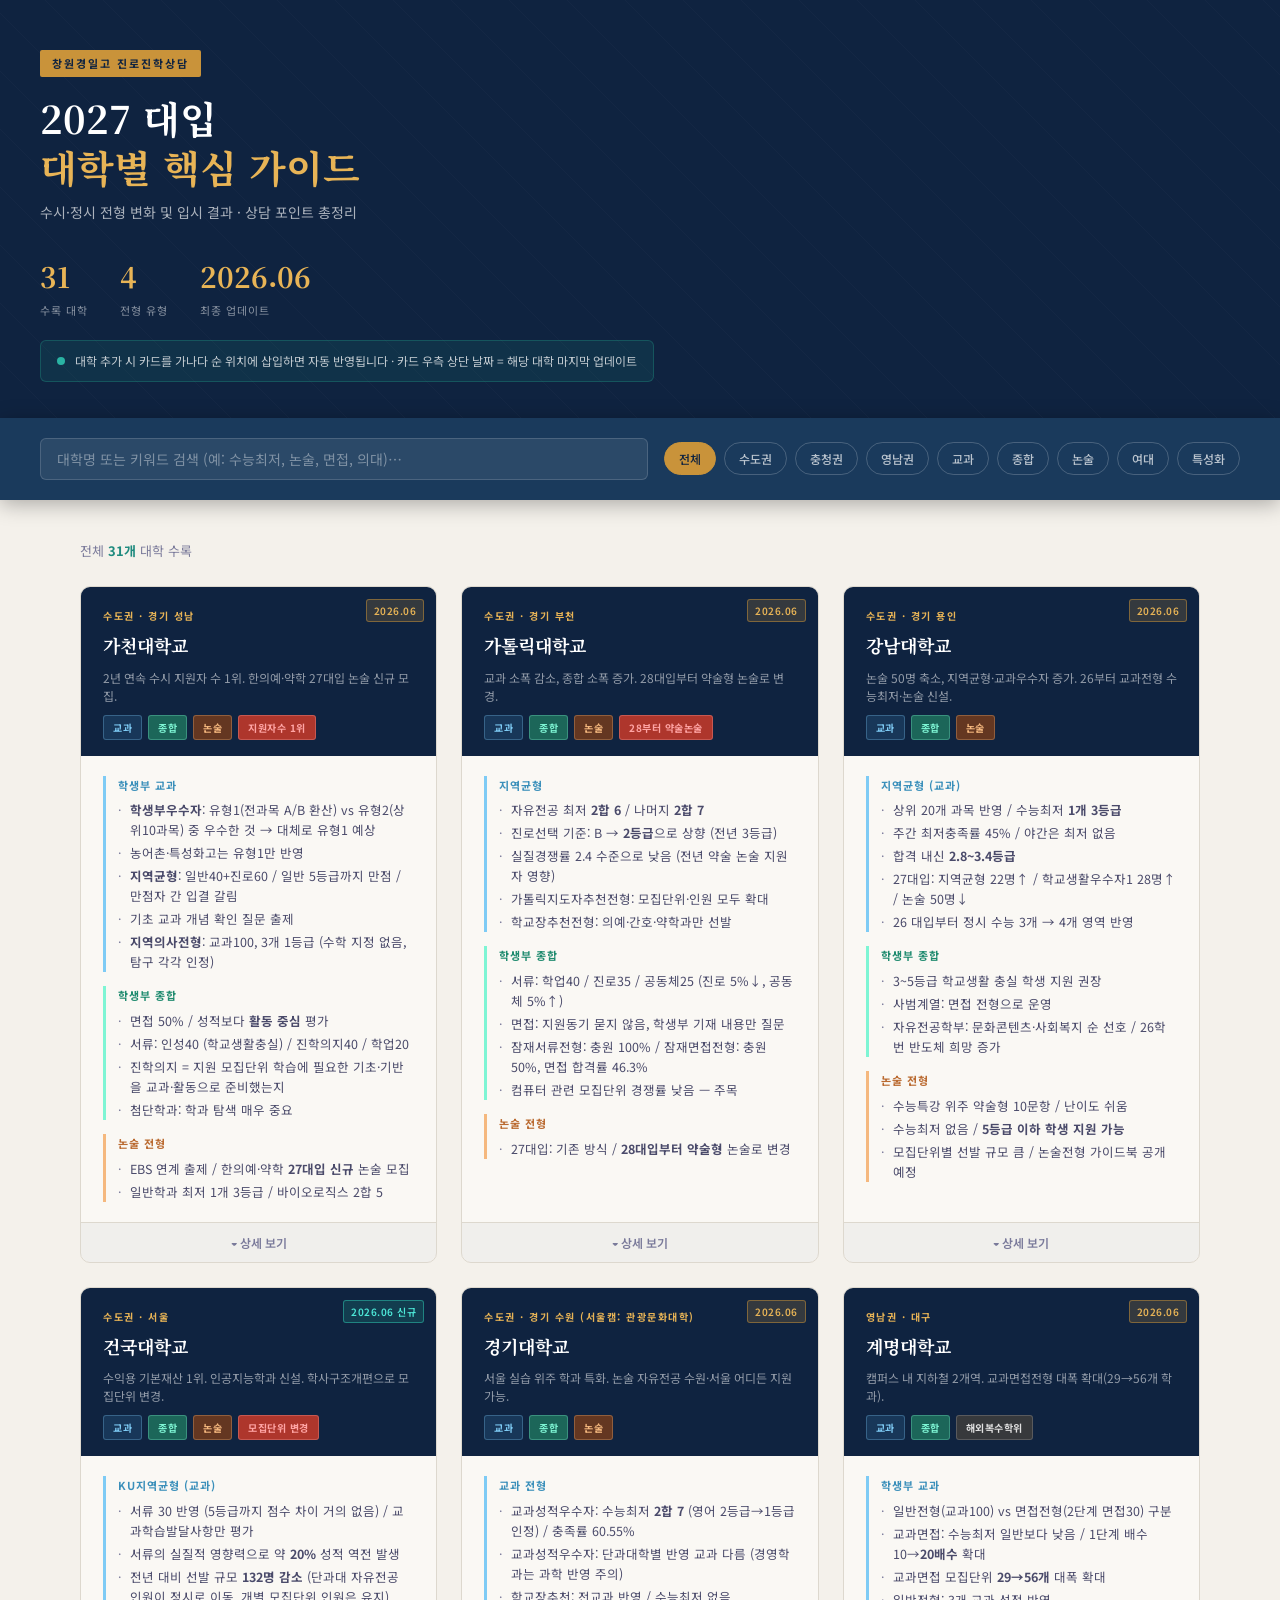
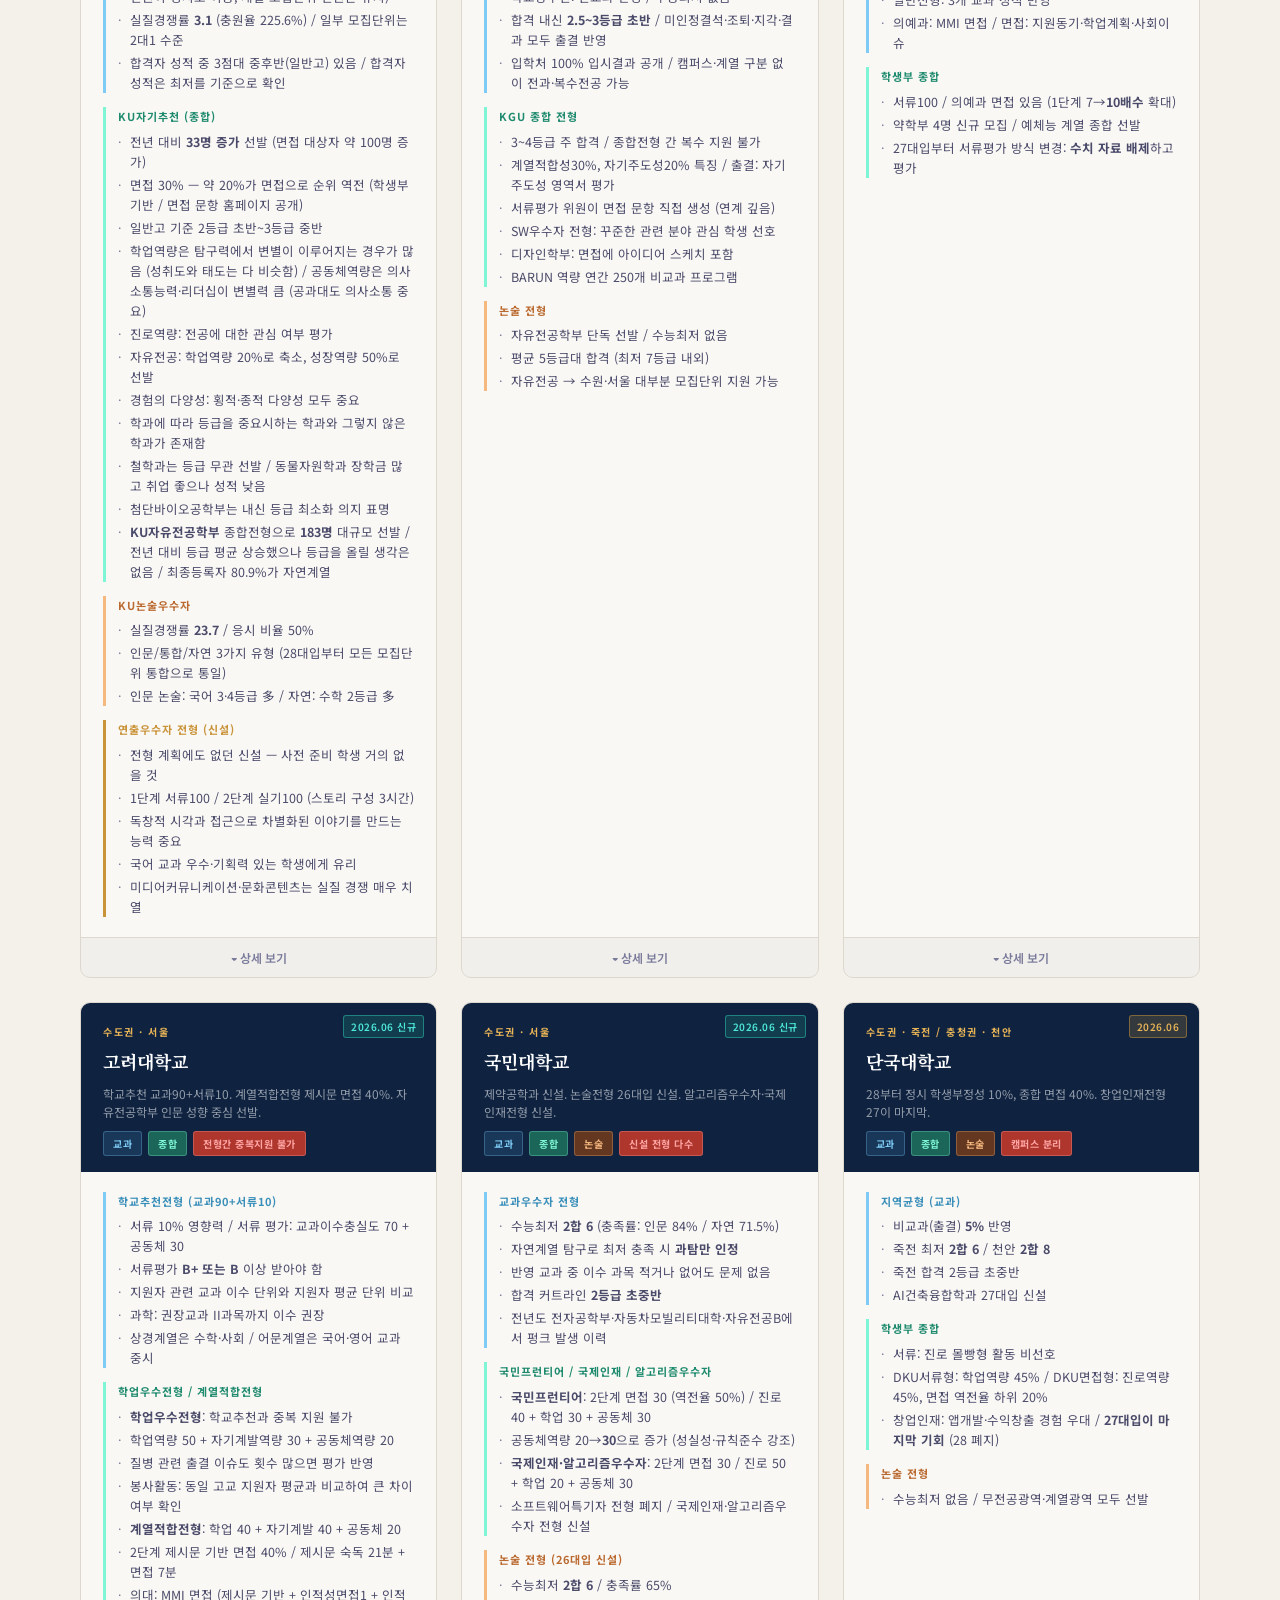
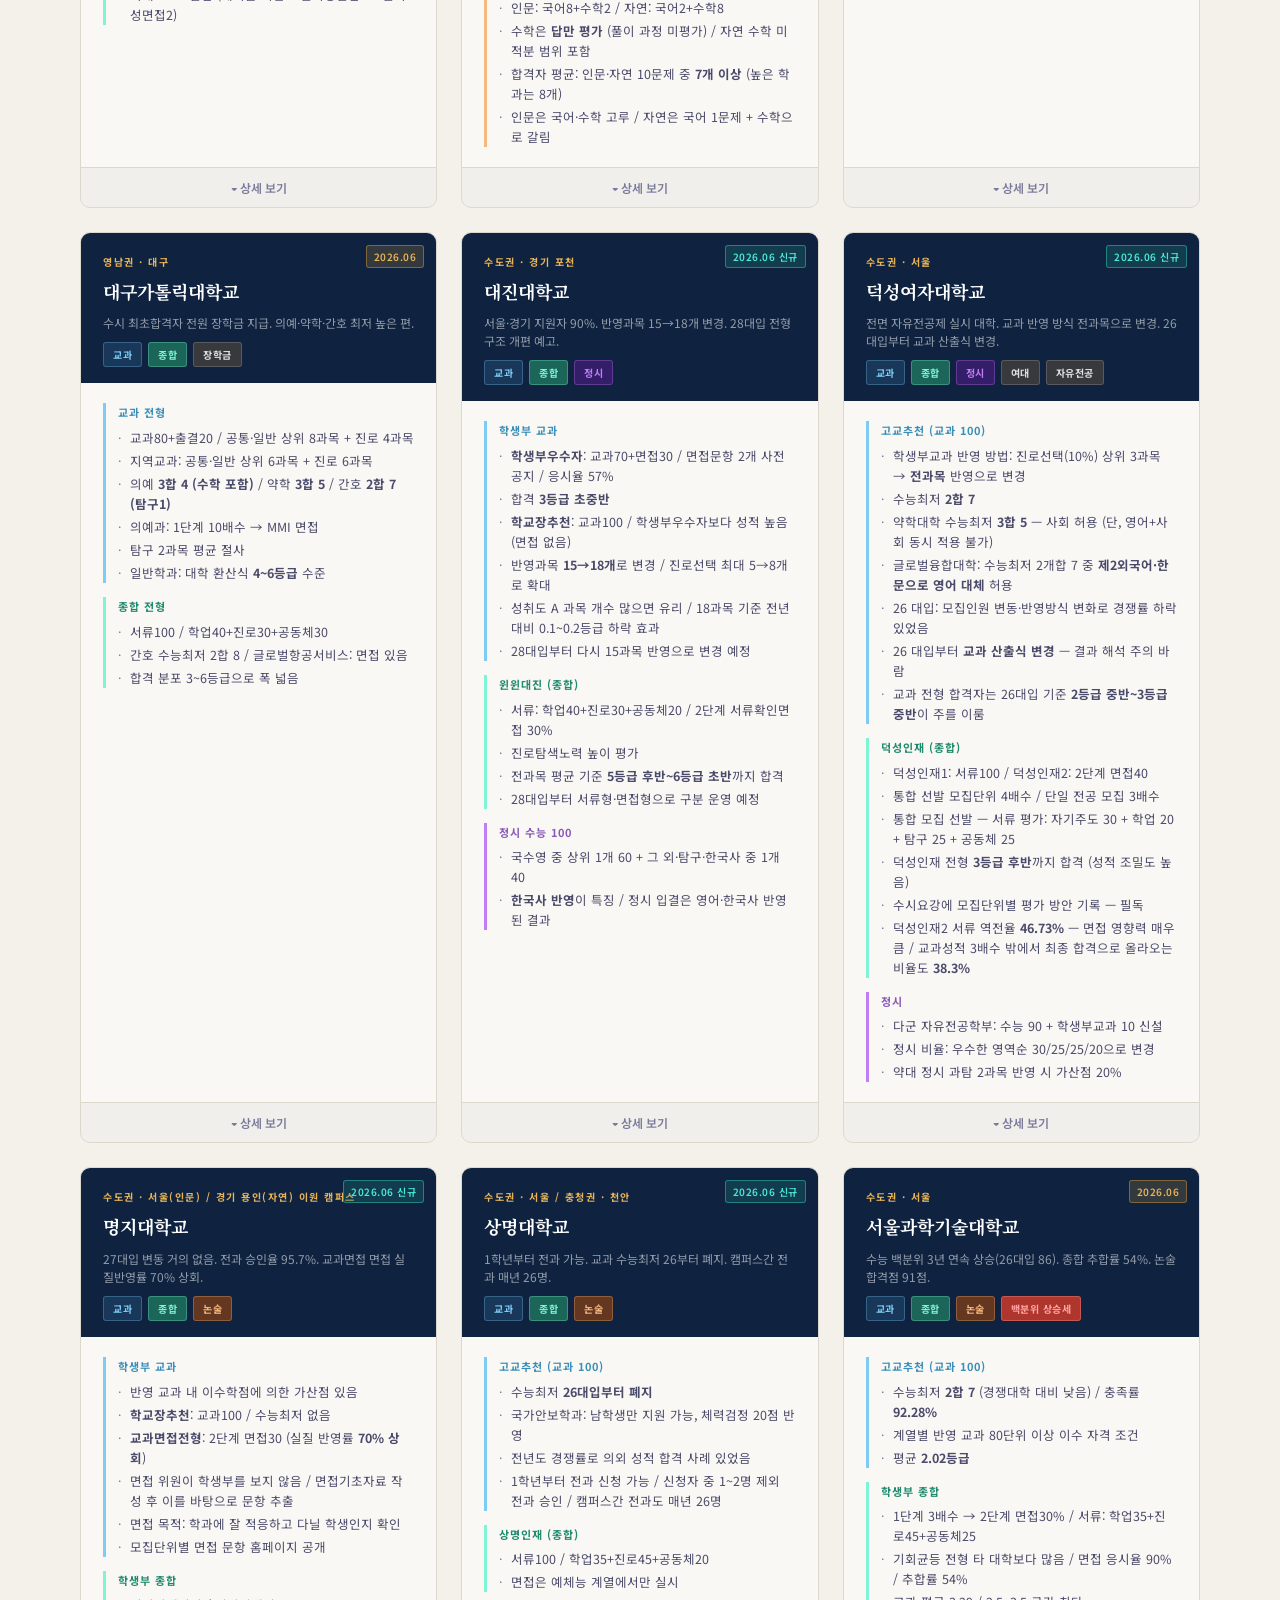
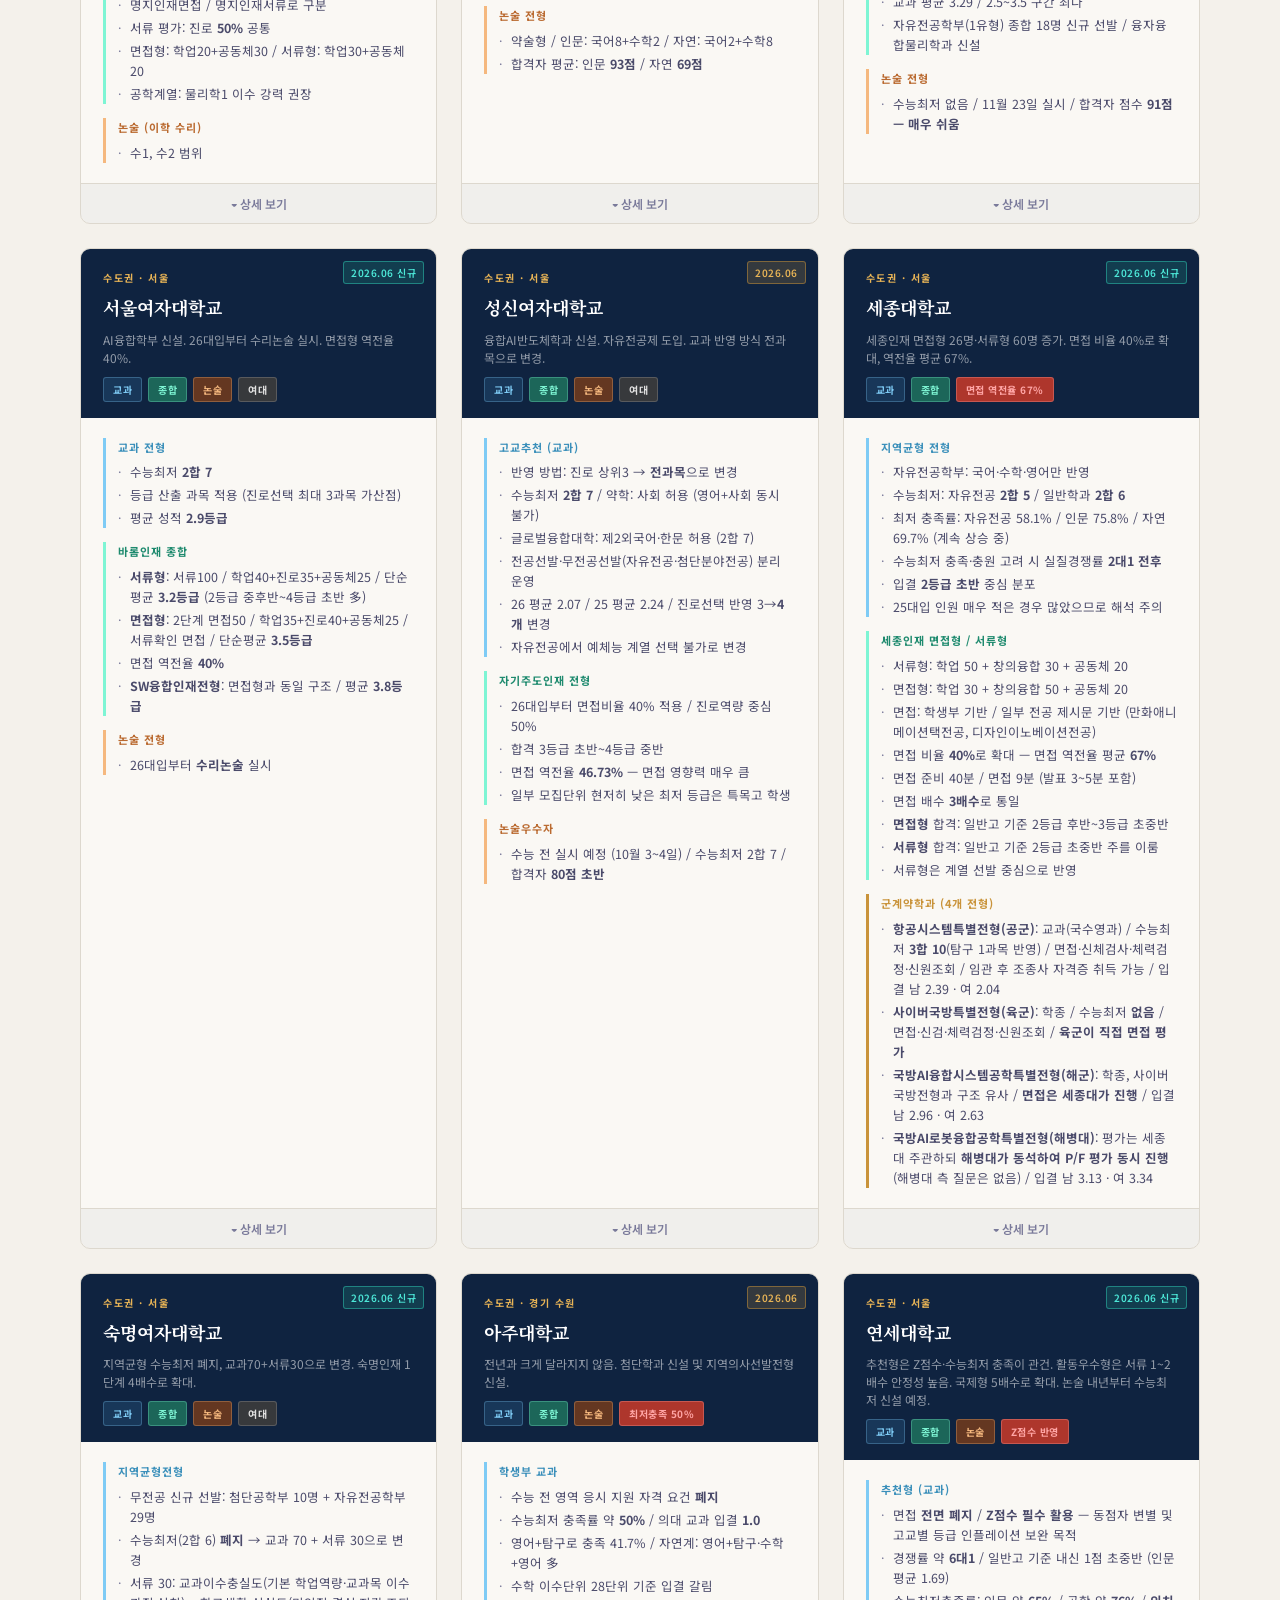
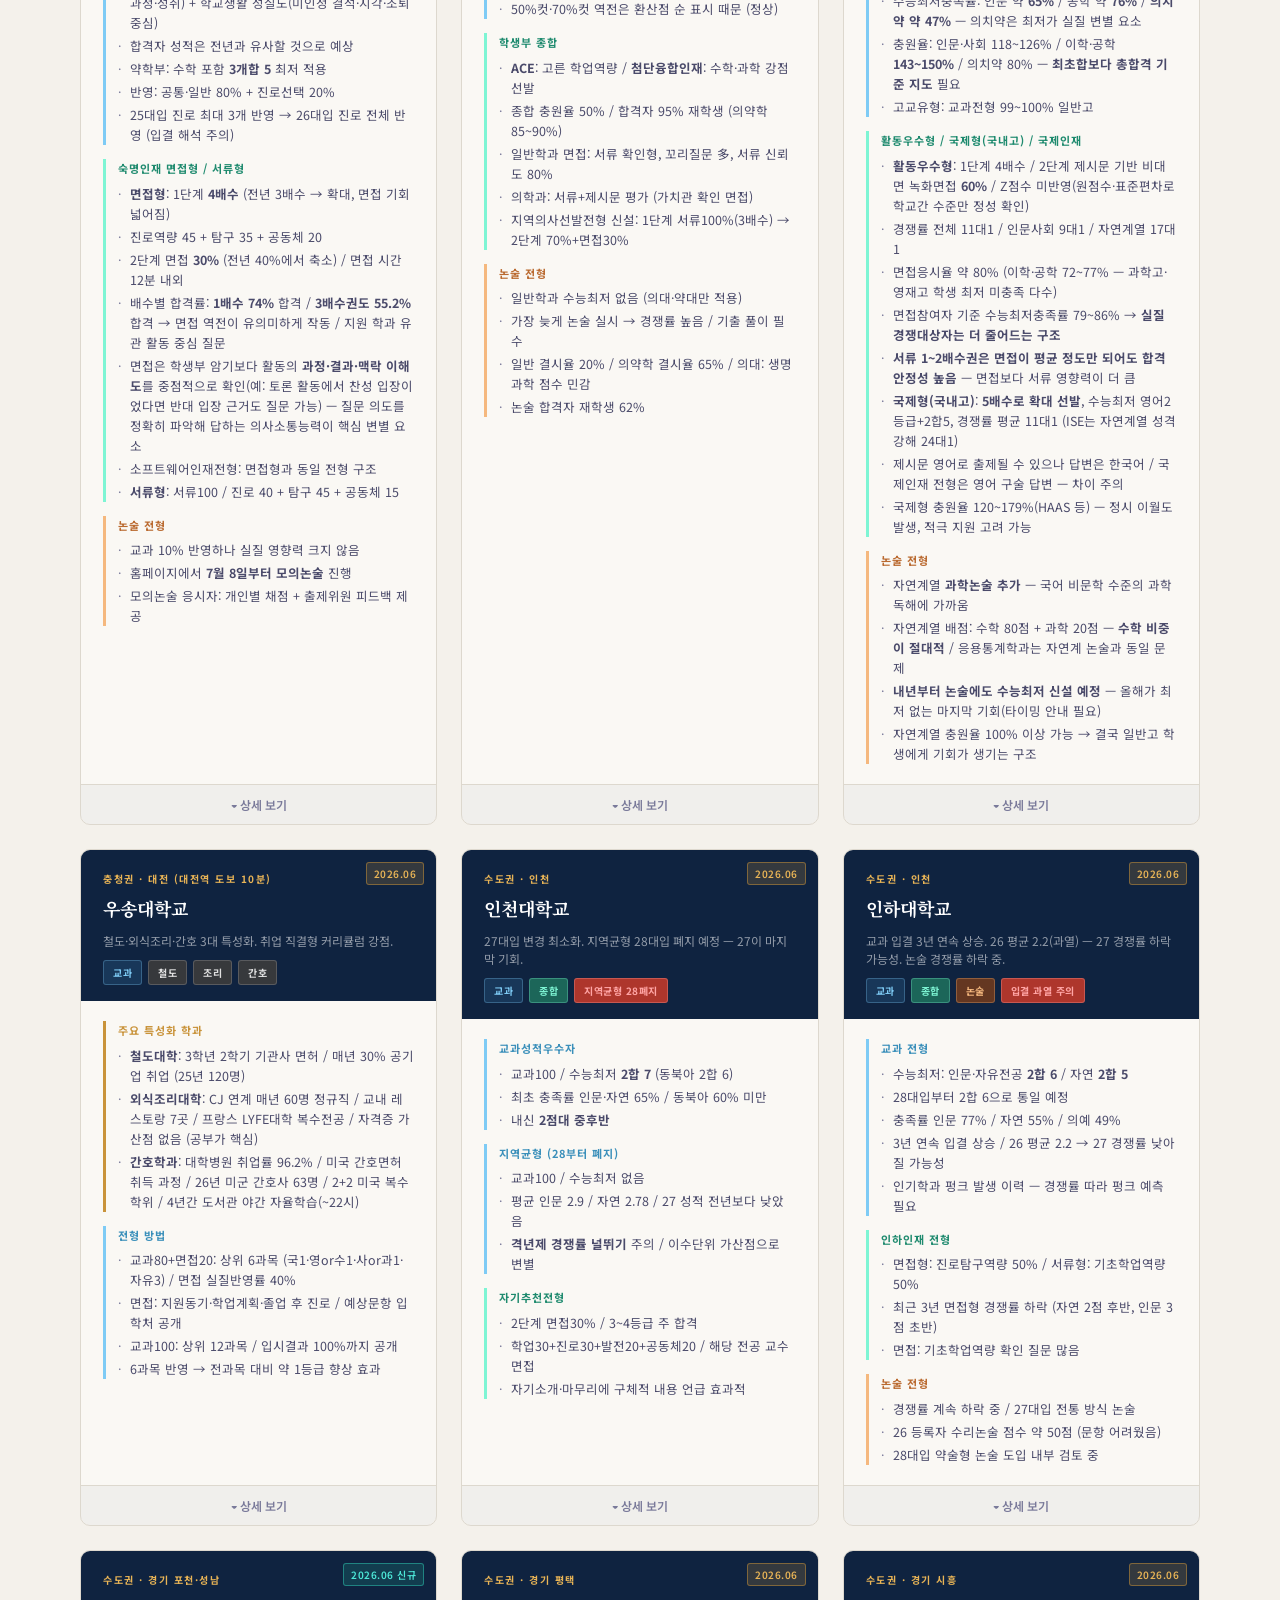
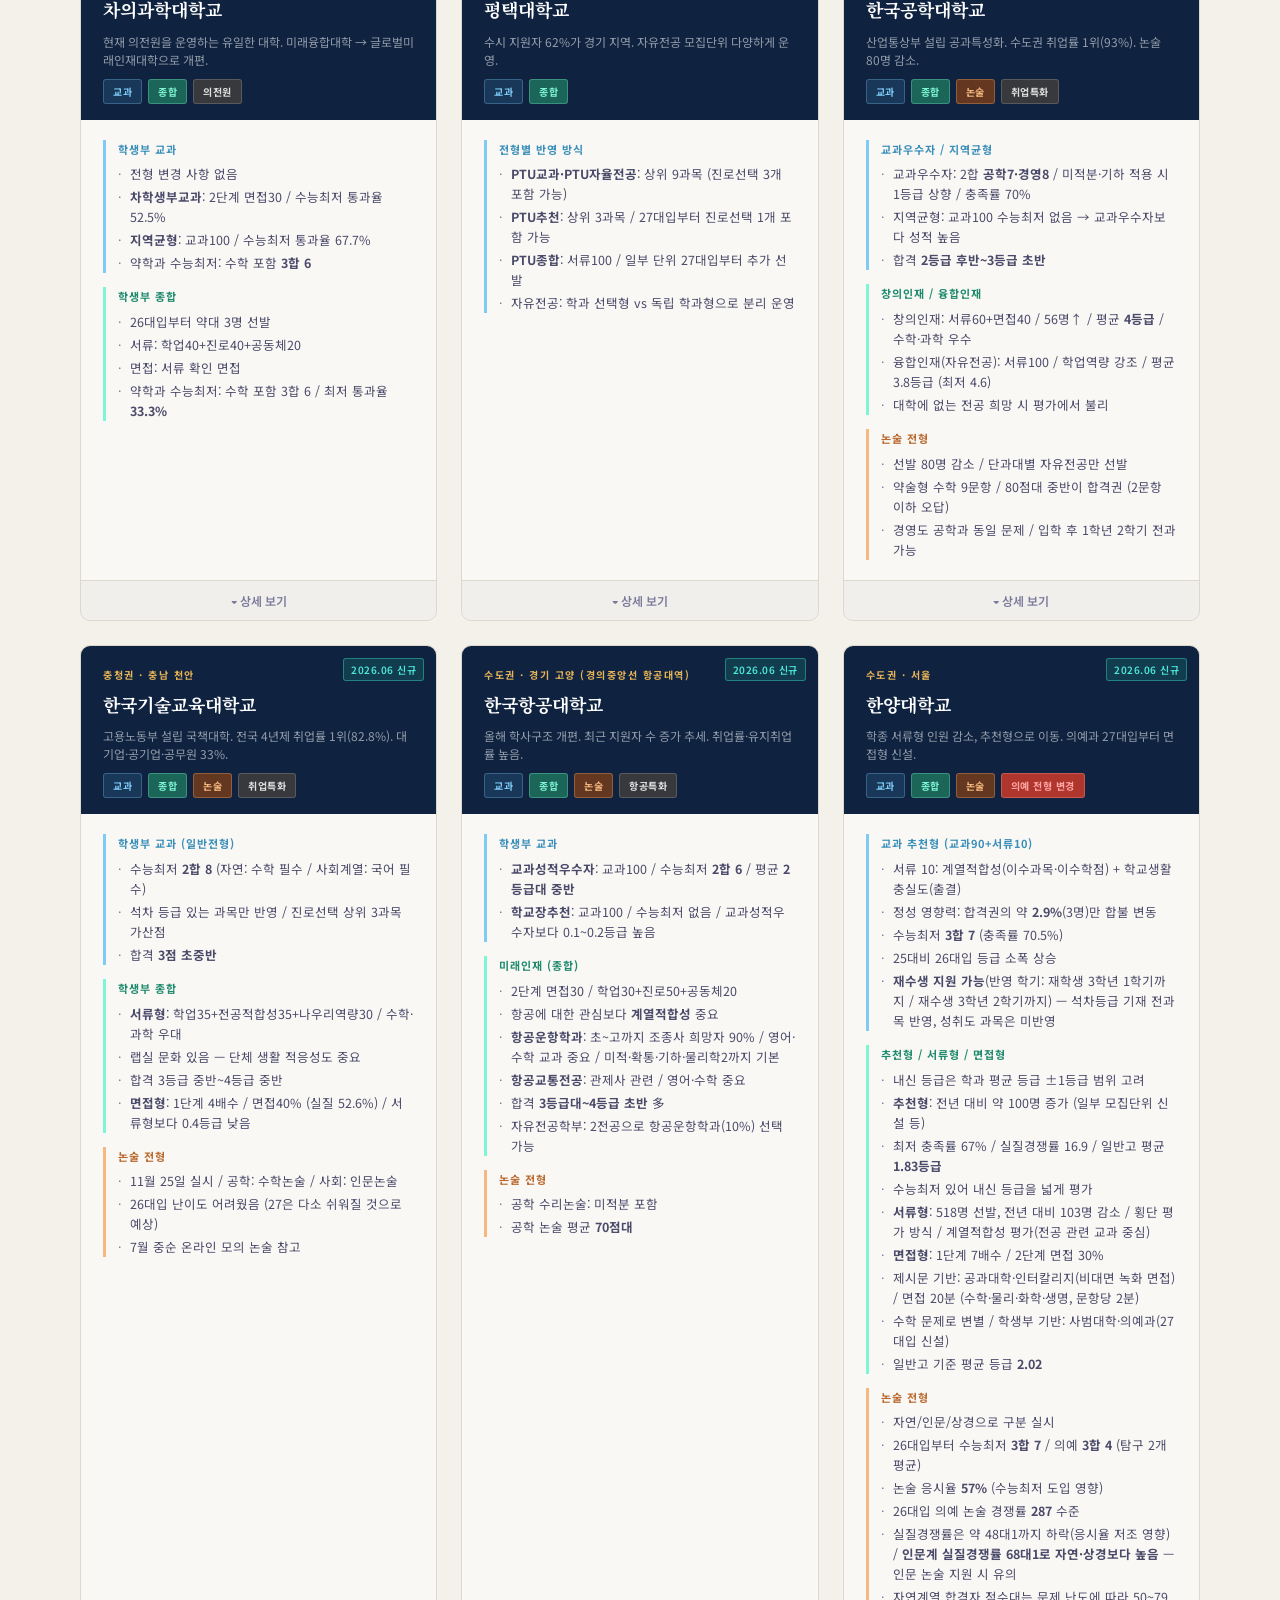
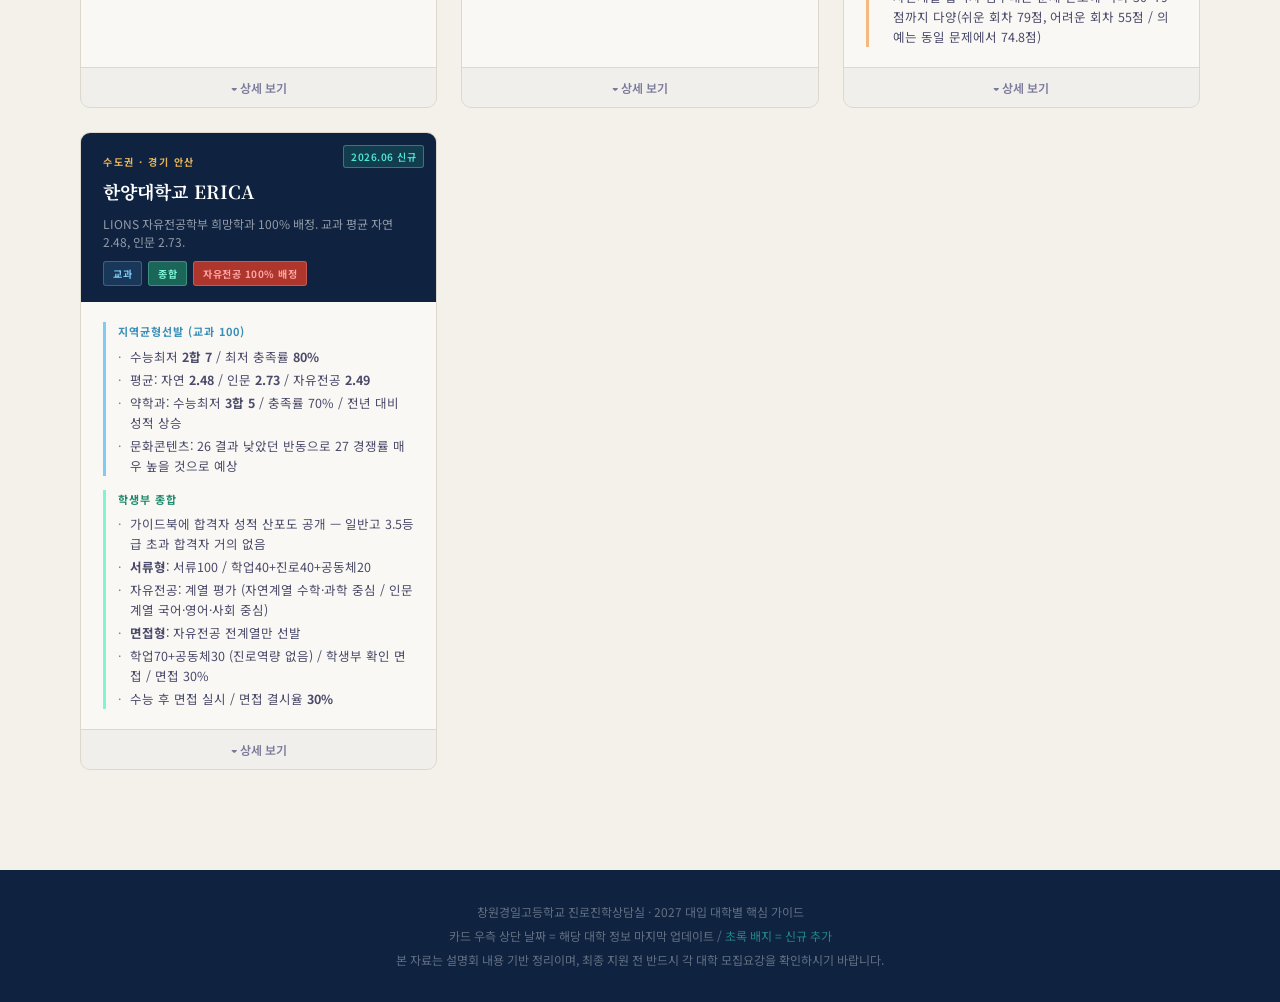
<file: index.html>
<!DOCTYPE html>
<html lang="ko">
<head>
<meta charset="UTF-8">
<meta name="viewport" content="width=device-width, initial-scale=1.0">
<title>2027 대입 대학별 핵심 가이드</title>
<link rel="preconnect" href="https://fonts.googleapis.com">
<link href="https://fonts.googleapis.com/css2?family=Noto+Serif+KR:wght@400;600;700&family=Noto+Sans+KR:wght@300;400;500;700&display=swap" rel="stylesheet">
<style>
:root{--navy:#0f2340;--navy-mid:#1a3a5c;--teal:#1e8a7e;--teal-light:#2ab3a3;--gold:#c9933a;--gold-light:#e8b456;--bg:#f4f1eb;--bg-card:#faf8f4;--text:#1a1a2e;--text-sub:#4a4a6a;--text-muted:#7a7a9a;--border:#ddd8ce;--red:#c0392b;--green:#1a7a4e}
*,*::before,*::after{box-sizing:border-box;margin:0;padding:0}
body{font-family:'Noto Sans KR',sans-serif;background:var(--bg);color:var(--text);line-height:1.7;min-height:100vh}
header{background:var(--navy);padding:48px 40px 36px;position:relative;overflow:hidden}
header::before{content:'';position:absolute;inset:0;background:repeating-linear-gradient(45deg,transparent,transparent 40px,rgba(255,255,255,.02) 40px,rgba(255,255,255,.02) 41px)}
.header-inner{max-width:1200px;margin:0 auto;position:relative}
.header-badge{display:inline-block;background:var(--gold);color:var(--navy);font-size:11px;font-weight:700;letter-spacing:2px;text-transform:uppercase;padding:4px 12px;border-radius:2px;margin-bottom:16px}
header h1{font-family:'Noto Serif KR',serif;font-size:clamp(24px,4vw,38px);color:#fff;font-weight:700;line-height:1.3;margin-bottom:10px}
header h1 span{color:var(--gold-light)}
header p{color:rgba(255,255,255,.65);font-size:14px}
.header-stats{display:flex;gap:32px;margin-top:28px;flex-wrap:wrap}
.stat{display:flex;flex-direction:column}
.stat-num{font-family:'Noto Serif KR',serif;font-size:28px;font-weight:700;color:var(--gold-light)}
.stat-label{font-size:11px;color:rgba(255,255,255,.5);letter-spacing:1px}

/* update badge */
.update-notice{background:rgba(30,138,126,.15);border:1px solid rgba(30,138,126,.4);border-radius:6px;padding:10px 16px;margin-top:20px;display:inline-flex;align-items:center;gap:10px;font-size:12px;color:rgba(255,255,255,.75)}
.update-dot{width:8px;height:8px;border-radius:50%;background:var(--teal-light);animation:pulse 2s infinite}
@keyframes pulse{0%,100%{opacity:1}50%{opacity:.4}}

.controls{background:var(--navy-mid);padding:20px 40px;position:sticky;top:0;z-index:100;box-shadow:0 4px 20px rgba(0,0,0,.3)}
.controls-inner{max-width:1200px;margin:0 auto;display:flex;gap:16px;align-items:center;flex-wrap:wrap}
#searchInput{flex:1;min-width:200px;background:rgba(255,255,255,.08);border:1px solid rgba(255,255,255,.15);border-radius:6px;padding:10px 16px;color:#fff;font-size:14px;font-family:'Noto Sans KR',sans-serif;outline:none;transition:border-color .2s}
#searchInput::placeholder{color:rgba(255,255,255,.4)}
#searchInput:focus{border-color:var(--teal-light)}
.filter-group{display:flex;gap:8px;flex-wrap:wrap}
.filter-btn{padding:7px 14px;border-radius:20px;border:1px solid rgba(255,255,255,.2);background:transparent;color:rgba(255,255,255,.7);font-size:12px;font-weight:500;cursor:pointer;transition:all .2s;font-family:'Noto Sans KR',sans-serif}
.filter-btn:hover,.filter-btn.active{background:var(--teal);border-color:var(--teal);color:#fff}
.filter-btn[data-filter="전체"].active{background:var(--gold);border-color:var(--gold);color:var(--navy)}

.main{max-width:1200px;margin:0 auto;padding:40px}
.result-count{font-size:13px;color:var(--text-muted);margin-bottom:24px}
.result-count strong{color:var(--teal)}
.grid{display:grid;grid-template-columns:repeat(auto-fill,minmax(340px,1fr));gap:24px}

.card{background:var(--bg-card);border:1px solid var(--border);border-radius:10px;overflow:hidden;transition:transform .2s,box-shadow .2s;display:flex;flex-direction:column;position:relative}
.card:hover{transform:translateY(-3px);box-shadow:0 12px 40px rgba(15,35,64,.12)}

/* 업데이트 배지 */
.card-updated{position:absolute;top:12px;right:12px;background:rgba(201,147,58,.2);border:1px solid rgba(201,147,58,.5);border-radius:3px;padding:2px 7px;font-size:10px;color:var(--gold-light);font-weight:600;letter-spacing:.5px}
.card-updated.new{background:rgba(30,138,126,.25);border-color:rgba(42,179,163,.6);color:#4de8d8}

.card-header{background:var(--navy);padding:20px 22px 16px}
.card-region{font-size:10px;font-weight:700;letter-spacing:1.5px;text-transform:uppercase;color:var(--gold-light);margin-bottom:6px}
.card-title{font-family:'Noto Serif KR',serif;font-size:18px;font-weight:700;color:#fff;margin-bottom:8px}
.card-summary{font-size:12px;color:rgba(255,255,255,.55);line-height:1.5}
.card-tags{display:flex;gap:6px;flex-wrap:wrap;margin-top:10px}
.tag{font-size:10px;font-weight:700;padding:3px 9px;border-radius:3px;letter-spacing:.5px}
.tag.교과{background:rgba(26,58,92,.9);color:#7ecbf5;border:1px solid rgba(126,203,245,.3)}
.tag.종합{background:rgba(30,110,92,.9);color:#7ef5d4;border:1px solid rgba(126,245,212,.3)}
.tag.논술{background:rgba(110,58,30,.9);color:#f5b87e;border:1px solid rgba(245,184,126,.3)}
.tag.정시{background:rgba(58,30,110,.9);color:#c07ef5;border:1px solid rgba(192,126,245,.3)}
.tag.주의{background:rgba(192,57,43,.9);color:#ffa5a5;border:1px solid rgba(255,165,165,.3)}
.tag.특수{background:rgba(60,60,60,.9);color:#e0e0e0;border:1px solid rgba(224,224,224,.2)}

.card-body{padding:20px 22px;flex:1;display:flex;flex-direction:column;gap:14px}
.section-block{border-left:3px solid var(--border);padding-left:12px}
.section-block.교과{border-color:#7ecbf5}.section-block.종합{border-color:#7ef5d4}
.section-block.논술{border-color:#f5b87e}.section-block.특수{border-color:var(--gold)}
.section-block.정시{border-color:#c07ef5}
.section-title{font-size:11px;font-weight:700;letter-spacing:1px;text-transform:uppercase;color:var(--text-muted);margin-bottom:6px}
.section-block.교과 .section-title{color:#3a8fba}.section-block.종합 .section-title{color:#1e8a6e}
.section-block.논술 .section-title{color:#ba6a30}.section-block.특수 .section-title{color:var(--gold)}
.section-block.정시 .section-title{color:#8a5aba}
.section-items{list-style:none;display:flex;flex-direction:column;gap:3px}
.section-items li{font-size:12.5px;color:var(--text-sub);padding-left:12px;position:relative;line-height:1.6}
.section-items li::before{content:'·';position:absolute;left:0;color:var(--text-muted)}
.cutline-bar{background:rgba(15,35,64,.05);border-radius:6px;padding:10px 14px;display:flex;gap:12px;flex-wrap:wrap}
.cutline-item{display:flex;flex-direction:column}
.cutline-label{font-size:10px;color:var(--text-muted);font-weight:700;letter-spacing:.5px}
.cutline-val{font-size:13px;font-weight:700;color:var(--navy)}
.caution-box{background:rgba(192,57,43,.06);border:1px solid rgba(192,57,43,.2);border-radius:6px;padding:10px 12px;font-size:12px;color:var(--red);line-height:1.6}
.caution-box::before{content:'⚠ ';font-weight:700}
.point-box{background:rgba(30,138,126,.06);border:1px solid rgba(30,138,126,.2);border-radius:6px;padding:10px 12px;font-size:12px;color:var(--green);line-height:1.6}
.point-box::before{content:'★ ';font-weight:700}
.card-expand-btn{display:block;width:100%;background:rgba(15,35,64,.04);border:none;border-top:1px solid var(--border);padding:11px;font-size:12px;font-weight:600;color:var(--text-muted);cursor:pointer;text-align:center;transition:background .2s;font-family:'Noto Sans KR',sans-serif}
.card-expand-btn:hover{background:rgba(15,35,64,.08);color:var(--navy)}
.card-extra{display:none;padding:0 22px 20px}
.card-extra.open{display:block}
.hidden{display:none!important}
footer{margin-top:60px;background:var(--navy);padding:30px 40px;text-align:center;font-size:12px;color:rgba(255,255,255,.35);line-height:2}
@media(max-width:600px){header,.controls,.main{padding-left:20px;padding-right:20px}.grid{grid-template-columns:1fr}}
</style>
</head>
<body>
<header>
  <div class="header-inner">
    <div class="header-badge">창원경일고 진로진학상담</div>
    <h1>2027 대입<br><span>대학별 핵심 가이드</span></h1>
    <p>수시·정시 전형 변화 및 입시 결과 · 상담 포인트 총정리</p>
    <div class="header-stats">
      <div class="stat"><span class="stat-num" id="totalCount">30</span><span class="stat-label">수록 대학</span></div>
      <div class="stat"><span class="stat-num">4</span><span class="stat-label">전형 유형</span></div>
      <div class="stat"><span class="stat-num" id="lastUpdate">2026.06</span><span class="stat-label">최종 업데이트</span></div>
    </div>
    <div class="update-notice">
      <span class="update-dot"></span>
      대학 추가 시 카드를 가나다 순 위치에 삽입하면 자동 반영됩니다 · 카드 우측 상단 날짜 = 해당 대학 마지막 업데이트
    </div>
  </div>
</header>

<div class="controls">
  <div class="controls-inner">
    <input type="text" id="searchInput" placeholder="대학명 또는 키워드 검색 (예: 수능최저, 논술, 면접, 의대)…" oninput="filterCards()">
    <div class="filter-group">
      <button class="filter-btn active" data-filter="전체" onclick="setFilter('전체')">전체</button>
      <button class="filter-btn" data-filter="수도권" onclick="setFilter('수도권')">수도권</button>
      <button class="filter-btn" data-filter="충청권" onclick="setFilter('충청권')">충청권</button>
      <button class="filter-btn" data-filter="영남권" onclick="setFilter('영남권')">영남권</button>
      <button class="filter-btn" data-filter="교과" onclick="setFilter('교과')">교과</button>
      <button class="filter-btn" data-filter="종합" onclick="setFilter('종합')">종합</button>
      <button class="filter-btn" data-filter="논술" onclick="setFilter('논술')">논술</button>
      <button class="filter-btn" data-filter="여대" onclick="setFilter('여대')">여대</button>
      <button class="filter-btn" data-filter="특수" onclick="setFilter('특수')">특성화</button>
    </div>
  </div>
</div>

<div class="main">
  <p class="result-count" id="resultCount"></p>
  <div class="grid" id="cardGrid">

<!-- 가나다 순 정렬 -->

<!-- 가천대학교 -->
<div class="card" data-region="수도권" data-tags="교과 종합 논술">
  <div class="card-updated">2026.06</div>
  <div class="card-header">
    <div class="card-region">수도권 · 경기 성남</div>
    <div class="card-title">가천대학교</div>
    <div class="card-summary">2년 연속 수시 지원자 수 1위. 한의예·약학 27대입 논술 신규 모집.</div>
    <div class="card-tags">
      <span class="tag 교과">교과</span><span class="tag 종합">종합</span><span class="tag 논술">논술</span>
      <span class="tag 주의">지원자수 1위</span>
    </div>
  </div>
  <div class="card-body">
    <div class="section-block 교과">
      <div class="section-title">학생부 교과</div>
      <ul class="section-items">
        <li><strong>학생부우수자</strong>: 유형1(전과목 A/B 환산) vs 유형2(상위10과목) 중 우수한 것 → 대체로 유형1 예상</li>
        <li>농어촌·특성화고는 유형1만 반영</li>
        <li><strong>지역균형</strong>: 일반40+진로60 / 일반 5등급까지 만점 / 만점자 간 입결 갈림</li>
        <li>기초 교과 개념 확인 질문 출제</li>
        <li><strong>지역의사전형</strong>: 교과100, 3개 1등급 (수학 지정 없음, 탐구 각각 인정)</li>
      </ul>
    </div>
    <div class="section-block 종합">
      <div class="section-title">학생부 종합</div>
      <ul class="section-items">
        <li>면접 50% / 성적보다 <strong>활동 중심</strong> 평가</li>
        <li>서류: 인성40 (학교생활충실) / 진학의지40 / 학업20</li>
        <li>진학의지 = 지원 모집단위 학습에 필요한 기초·기반을 교과·활동으로 준비했는지</li>
        <li>첨단학과: 학과 탐색 매우 중요</li>
      </ul>
    </div>
    <div class="section-block 논술">
      <div class="section-title">논술 전형</div>
      <ul class="section-items">
        <li>EBS 연계 출제 / 한의예·약학 <strong>27대입 신규</strong> 논술 모집</li>
        <li>일반학과 최저 1개 3등급 / 바이오로직스 2합 5</li>
      </ul>
    </div>
  </div>
  <div class="card-extra" id="extra-gachon">
    <div class="caution-box">지역균형 만점자 구간에서 추가 변별. 한의예·약학 논술 첫 시행 연도 — 지원 전략 신중히.</div>
  </div>
  <button class="card-expand-btn" onclick="toggleExtra('extra-gachon',this)">▾ 상세 보기</button>
</div>

<!-- 가톨릭대학교 -->
<div class="card" data-region="수도권" data-tags="교과 종합 논술">
  <div class="card-updated">2026.06</div>
  <div class="card-header">
    <div class="card-region">수도권 · 경기 부천</div>
    <div class="card-title">가톨릭대학교</div>
    <div class="card-summary">교과 소폭 감소, 종합 소폭 증가. 28대입부터 약술형 논술로 변경.</div>
    <div class="card-tags">
      <span class="tag 교과">교과</span><span class="tag 종합">종합</span><span class="tag 논술">논술</span>
      <span class="tag 주의">28부터 약술논술</span>
    </div>
  </div>
  <div class="card-body">
    <div class="section-block 교과">
      <div class="section-title">지역균형</div>
      <ul class="section-items">
        <li>자유전공 최저 <strong>2합 6</strong> / 나머지 <strong>2합 7</strong></li>
        <li>진로선택 기준: B → <strong>2등급</strong>으로 상향 (전년 3등급)</li>
        <li>실질경쟁률 2.4 수준으로 낮음 (전년 약술 논술 지원자 영향)</li>
        <li>가톨릭지도자추천전형: 모집단위·인원 모두 확대</li>
        <li>학교장추천전형: 의예·간호·약학과만 선발</li>
      </ul>
    </div>
    <div class="section-block 종합">
      <div class="section-title">학생부 종합</div>
      <ul class="section-items">
        <li>서류: 학업40 / 진로35 / 공동체25 (진로 5%↓, 공동체 5%↑)</li>
        <li>면접: 지원동기 묻지 않음, 학생부 기재 내용만 질문</li>
        <li>잠재서류전형: 충원 100% / 잠재면접전형: 충원 50%, 면접 합격률 46.3%</li>
        <li>컴퓨터 관련 모집단위 경쟁률 낮음 — 주목</li>
      </ul>
    </div>
    <div class="section-block 논술">
      <div class="section-title">논술 전형</div>
      <ul class="section-items">
        <li>27대입: 기존 방식 / <strong>28대입부터 약술형</strong> 논술로 변경</li>
      </ul>
    </div>
  </div>
  <div class="card-extra" id="extra-catholic">
    <div class="cutline-bar">
      <div class="cutline-item"><span class="cutline-label">의예 면접 합격률</span><span class="cutline-val">80%</span></div>
      <div class="cutline-item"><span class="cutline-label">약학 면접 합격률</span><span class="cutline-val">69%</span></div>
      <div class="cutline-item"><span class="cutline-label">간호 면접 합격률</span><span class="cutline-val">40%</span></div>
    </div>
    <div style="height:8px"></div>
    <div class="caution-box">자연계 전년도 의외 결과 모집단위 있음 → 27대입 경쟁률 상승 가능성. 홈페이지에 전년도 입시결과 자료집 참고.</div>
  </div>
  <button class="card-expand-btn" onclick="toggleExtra('extra-catholic',this)">▾ 상세 보기</button>
</div>

<!-- 강남대학교 -->
<div class="card" data-region="수도권" data-tags="교과 종합 논술">
  <div class="card-updated">2026.06</div>
  <div class="card-header">
    <div class="card-region">수도권 · 경기 용인</div>
    <div class="card-title">강남대학교</div>
    <div class="card-summary">논술 50명 축소, 지역균형·교과우수자 증가. 26부터 교과전형 수능최저·논술 신설.</div>
    <div class="card-tags">
      <span class="tag 교과">교과</span><span class="tag 종합">종합</span><span class="tag 논술">논술</span>
    </div>
  </div>
  <div class="card-body">
    <div class="section-block 교과">
      <div class="section-title">지역균형 (교과)</div>
      <ul class="section-items">
        <li>상위 20개 과목 반영 / 수능최저 <strong>1개 3등급</strong></li>
        <li>주간 최저충족률 45% / 야간은 최저 없음</li>
        <li>합격 내신 <strong>2.8~3.4등급</strong></li>
        <li>27대입: 지역균형 22명↑ / 학교생활우수자1 28명↑ / 논술 50명↓</li>
        <li>26 대입부터 정시 수능 3개 → 4개 영역 반영</li>
      </ul>
    </div>
    <div class="section-block 종합">
      <div class="section-title">학생부 종합</div>
      <ul class="section-items">
        <li>3~5등급 학교생활 충실 학생 지원 권장</li>
        <li>사범계열: 면접 전형으로 운영</li>
        <li>자유전공학부: 문화콘텐츠·사회복지 순 선호 / 26학번 반도체 희망 증가</li>
      </ul>
    </div>
    <div class="section-block 논술">
      <div class="section-title">논술 전형</div>
      <ul class="section-items">
        <li>수능특강 위주 약술형 10문항 / 난이도 쉬움</li>
        <li>수능최저 없음 / <strong>5등급 이하 학생 지원 가능</strong></li>
        <li>모집단위별 선발 규모 큼 / 논술전형 가이드북 공개 예정</li>
      </ul>
    </div>
  </div>
  <div class="card-extra" id="extra-kangnam">
    <div class="cutline-bar">
      <div class="cutline-item"><span class="cutline-label">지역균형</span><span class="cutline-val">2.8~3.4</span></div>
      <div class="cutline-item"><span class="cutline-label">종합</span><span class="cutline-val">3~5등급</span></div>
      <div class="cutline-item"><span class="cutline-label">논술</span><span class="cutline-val">5등급↓ 가능</span></div>
    </div>
  </div>
  <button class="card-expand-btn" onclick="toggleExtra('extra-kangnam',this)">▾ 상세 보기</button>
</div>

<!-- 건국대학교 -->
<div class="card" data-region="수도권" data-tags="교과 종합 논술 특수">
  <div class="card-updated new">2026.06 신규</div>
  <div class="card-header">
    <div class="card-region">수도권 · 서울</div>
    <div class="card-title">건국대학교</div>
    <div class="card-summary">수익용 기본재산 1위. 인공지능학과 신설. 학사구조개편으로 모집단위 변경.</div>
    <div class="card-tags">
      <span class="tag 교과">교과</span><span class="tag 종합">종합</span><span class="tag 논술">논술</span>
      <span class="tag 주의">모집단위 변경</span>
    </div>
  </div>
  <div class="card-body">
    <div class="section-block 교과">
      <div class="section-title">KU지역균형 (교과)</div>
      <ul class="section-items">
        <li>서류 30 반영 (5등급까지 점수 차이 거의 없음) / 교과학습발달사항만 평가</li>
        <li>서류의 실질적 영향력으로 약 <strong>20%</strong> 성적 역전 발생</li>
        <li>전년 대비 선발 규모 <strong>132명 감소</strong> (단과대 자유전공 인원이 정시로 이동, 개별 모집단위 인원은 유지)</li>
        <li>실질경쟁률 <strong>3.1</strong> (충원율 225.6%) / 일부 모집단위는 2대1 수준</li>
        <li>합격자 성적 중 3점대 중후반(일반고) 있음 / 합격자 성적은 최저를 기준으로 확인</li>
      </ul>
    </div>
    <div class="section-block 종합">
      <div class="section-title">KU자기추천 (종합)</div>
      <ul class="section-items">
        <li>전년 대비 <strong>33명 증가</strong> 선발 (면접 대상자 약 100명 증가)</li>
        <li>면접 30% — 약 20%가 면접으로 순위 역전 (학생부 기반 / 면접 문항 홈페이지 공개)</li>
        <li>일반고 기준 2등급 초반~3등급 중반</li>
        <li>학업역량은 탐구력에서 변별이 이루어지는 경우가 많음 (성취도와 태도는 다 비슷함) / 공동체역량은 의사소통능력·리더십이 변별력 큼 (공과대도 의사소통 중요)</li>
        <li>진로역량: 전공에 대한 관심 여부 평가</li>
        <li>자유전공: 학업역량 20%로 축소, 성장역량 50%로 선발</li>
        <li>경험의 다양성: 횡적·종적 다양성 모두 중요</li>
        <li>학과에 따라 등급을 중요시하는 학과와 그렇지 않은 학과가 존재함</li>
        <li>철학과는 등급 무관 선발 / 동물자원학과 장학금 많고 취업 좋으나 성적 낮음</li>
        <li>첨단바이오공학부는 내신 등급 최소화 의지 표명</li>
        <li><strong>KU자유전공학부</strong> 종합전형으로 <strong>183명</strong> 대규모 선발 / 전년 대비 등급 평균 상승했으나 등급을 올릴 생각은 없음 / 최종등록자 80.9%가 자연계열</li>
      </ul>
    </div>
    <div class="section-block 논술">
      <div class="section-title">KU논술우수자</div>
      <ul class="section-items">
        <li>실질경쟁률 <strong>23.7</strong> / 응시 비율 50%</li>
        <li>인문/통합/자연 3가지 유형 (28대입부터 모든 모집단위 통합으로 통일)</li>
        <li>인문 논술: 국어 3·4등급 多 / 자연: 수학 2등급 多</li>
      </ul>
    </div>
    <div class="section-block 특수">
      <div class="section-title">연출우수자 전형 (신설)</div>
      <ul class="section-items">
        <li>전형 계획에도 없던 신설 — 사전 준비 학생 거의 없을 것</li>
        <li>1단계 서류100 / 2단계 실기100 (스토리 구성 3시간)</li>
        <li>독창적 시각과 접근으로 차별화된 이야기를 만드는 능력 중요</li>
        <li>국어 교과 우수·기획력 있는 학생에게 유리</li>
        <li>미디어커뮤니케이션·문화콘텐츠는 실질 경쟁 매우 치열</li>
      </ul>
    </div>
  </div>
  <div class="card-extra" id="extra-konkuk">
    <div class="cutline-bar">
      <div class="cutline-item"><span class="cutline-label">지역균형 충원율</span><span class="cutline-val">225.6%</span></div>
      <div class="cutline-item"><span class="cutline-label">논술 실질경쟁률</span><span class="cutline-val">23.7</span></div>
      <div class="cutline-item"><span class="cutline-label">자유전공 자연계열</span><span class="cutline-val">80.9%</span></div>
    </div>
    <div style="height:8px"></div>
    <div class="point-box">건국대 학종에서 <strong>탐구력</strong>은 활동의 양이나 스펙이 아니라, <strong>"어디에 호기심을 가졌고, 어디까지 파고들었는가"</strong>로 평가된다 — 횡적 다양성(여러 분야 관심)과 종적 깊이(한 주제를 끝까지 탐색)를 함께 본다. 면접 질문은 '<strong>왜</strong>(동기) → <strong>무엇을</strong>(탐구 대상) → <strong>어떻게</strong>(방법·과정) → <strong>그래서</strong>(결론·배움)'의 흐름으로 활동 소화력을 검증하므로, 생기부 내 활동을 이 네 단계로 정리해두는 것이 면접 준비의 핵심. 공과대학 포함 전 학과에서 의사소통능력을 중시하므로, 결론을 먼저 말하고 근거를 전개하는 구조로 답변하는 훈련 권장.</div>
    <div style="height:8px"></div>
    <div class="caution-box"><strong>[2028학년도 교과전형 전략 포인트]</strong> 2028학년도부터 9등급제→5등급제로 전환되면 교과전형에서 졸업생(재수생)이 구조적으로 불리해질 가능성이 있다. 반대로 현재 재학생에게는 2027년 교과전형 지원 결과가 <strong>"우리 학교 학생이 건국대 정성평가에서 어떻게 읽히는지"를 미리 파악하는 유일한 실전 데이터</strong>가 된다. 교과전형은 평균등급 +0.5까지 정성평가가 작동하므로, 일반고 기준 단위수·표준편차·성취도 분포를 함께 정리해 제출하면 유리. 자기추천전형 평균등급 참고: 문과대 3.0 / 사회과학 2.6 / 경영 2.9 / 이과대 2.6 / 건축 2.7 / 공과대 2.5 / 부동산과학원 3.8(고교유형: 일반고 82.25% / 특목 9.2% / 자사 8.4%). 모의논술 <strong>7월 15일(화) 서울 오프라인</strong> 운영 — 실제 논술 출제자가 본 논술도 출제하는 구조이므로 기출 감각을 잡는 데 매우 중요.</div>
    <div style="height:8px"></div>
    <div class="point-box">수익용 기본재산 1위 대학. 인공지능학과 신설 (컴공 100명 → AI 50명 + 컴퓨터공학 70명으로 재편). 생명과학대학·융합과학기술원 통합으로 해당 단과대 자유전공 규모 확대. 연출우수자전형(영화·연극) 면접은 그림 실력보다 <strong>스토리 구성력과 장면 이해력</strong>을 본다는 점도 관련 학과 상담 시 안내 필요.</div>
    <div style="height:8px"></div>
    <div class="caution-box">학사구조개편에 따른 모집단위 변경 있음 — 요강 반드시 확인. KU자유전공학부 정시는 자연계열 99% — 계열 혼재 주의.</div>
  </div>
  <button class="card-expand-btn" onclick="toggleExtra('extra-konkuk',this)">▾ 상세 보기</button>
</div>

<!-- 경기대학교 -->
<div class="card" data-region="수도권" data-tags="교과 종합 논술">
  <div class="card-updated">2026.06</div>
  <div class="card-header">
    <div class="card-region">수도권 · 경기 수원 (서울캠: 관광문화대학)</div>
    <div class="card-title">경기대학교</div>
    <div class="card-summary">서울 실습 위주 학과 특화. 논술 자유전공 수원·서울 어디든 지원 가능.</div>
    <div class="card-tags">
      <span class="tag 교과">교과</span><span class="tag 종합">종합</span><span class="tag 논술">논술</span>
    </div>
  </div>
  <div class="card-body">
    <div class="section-block 교과">
      <div class="section-title">교과 전형</div>
      <ul class="section-items">
        <li>교과성적우수자: 수능최저 <strong>2합 7</strong> (영어 2등급→1등급 인정) / 충족률 60.55%</li>
        <li>교과성적우수자: 단과대학별 반영 교과 다름 (경영학과는 과학 반영 주의)</li>
        <li>학교장추천: 전교과 반영 / 수능최저 없음</li>
        <li>합격 내신 <strong>2.5~3등급 초반</strong> / 미인정결석·조퇴·지각·결과 모두 출결 반영</li>
        <li>입학처 100% 입시결과 공개 / 캠퍼스·계열 구분 없이 전과·복수전공 가능</li>
      </ul>
    </div>
    <div class="section-block 종합">
      <div class="section-title">KGU 종합 전형</div>
      <ul class="section-items">
        <li>3~4등급 주 합격 / 종합전형 간 복수 지원 불가</li>
        <li>계열적합성30%, 자기주도성20% 특징 / 출결: 자기주도성 영역서 평가</li>
        <li>서류평가 위원이 면접 문항 직접 생성 (연계 깊음)</li>
        <li>SW우수자 전형: 꾸준한 관련 분야 관심 학생 선호</li>
        <li>디자인학부: 면접에 아이디어 스케치 포함</li>
        <li>BARUN 역량 연간 250개 비교과 프로그램</li>
      </ul>
    </div>
    <div class="section-block 논술">
      <div class="section-title">논술 전형</div>
      <ul class="section-items">
        <li>자유전공학부 단독 선발 / 수능최저 없음</li>
        <li>평균 5등급대 합격 (최저 7등급 내외)</li>
        <li>자유전공 → 수원·서울 대부분 모집단위 지원 가능</li>
      </ul>
    </div>
  </div>
  <div class="card-extra" id="extra-gyeonggi">
    <div class="caution-box">전년도 화학과 4.3등급 합격 발생 → 27대입 경쟁률 상승 예상.</div>
  </div>
  <button class="card-expand-btn" onclick="toggleExtra('extra-gyeonggi',this)">▾ 상세 보기</button>
</div>

<!-- 계명대학교 -->
<div class="card" data-region="영남권" data-tags="교과 종합">
  <div class="card-updated">2026.06</div>
  <div class="card-header">
    <div class="card-region">영남권 · 대구</div>
    <div class="card-title">계명대학교</div>
    <div class="card-summary">캠퍼스 내 지하철 2개역. 교과면접전형 대폭 확대(29→56개 학과).</div>
    <div class="card-tags">
      <span class="tag 교과">교과</span><span class="tag 종합">종합</span><span class="tag 특수">해외복수학위</span>
    </div>
  </div>
  <div class="card-body">
    <div class="section-block 교과">
      <div class="section-title">학생부 교과</div>
      <ul class="section-items">
        <li>일반전형(교과100) vs 면접전형(2단계 면접30) 구분</li>
        <li>교과면접: 수능최저 일반보다 낮음 / 1단계 배수 10→<strong>20배수</strong> 확대</li>
        <li>교과면접 모집단위 <strong>29→56개</strong> 대폭 확대</li>
        <li>일반전형: 3개 교과 성적 반영</li>
        <li>의예과: MMI 면접 / 면접: 지원동기·학업계획·사회이슈</li>
      </ul>
    </div>
    <div class="section-block 종합">
      <div class="section-title">학생부 종합</div>
      <ul class="section-items">
        <li>서류100 / 의예과 면접 있음 (1단계 7→<strong>10배수</strong> 확대)</li>
        <li>약학부 4명 신규 모집 / 예체능 계열 종합 선발</li>
        <li>27대입부터 서류평가 방식 변경: <strong>수치 자료 배제</strong>하고 평가</li>
      </ul>
    </div>
  </div>
  <div class="card-extra" id="extra-keimyung">
    <div class="point-box">기계공학과 Auburn대(미) 3+2 공동학위. 디지펜공학과 닌텐도 설립 대학 복수학위(2.5+2년). 한문교육과 임용합격률 1위. 경찰행정학과 25년 간부후보생 6명·경찰공무원 58명 합격. 1학년 2학기부터 전과(70여개, 경쟁률 1:1 미만).</div>
    <div style="height:8px"></div>
    <div class="caution-box">27대입부터 서류평가 수치 자료 배제 방식 — 정성평가 비중 상승.</div>
  </div>
  <button class="card-expand-btn" onclick="toggleExtra('extra-keimyung',this)">▾ 상세 보기</button>
</div>

<!-- 고려대학교 -->
<div class="card" data-region="수도권" data-tags="교과 종합">
  <div class="card-updated new">2026.06 신규</div>
  <div class="card-header">
    <div class="card-region">수도권 · 서울</div>
    <div class="card-title">고려대학교</div>
    <div class="card-summary">학교추천 교과90+서류10. 계열적합전형 제시문 면접 40%. 자유전공학부 인문 성향 중심 선발.</div>
    <div class="card-tags">
      <span class="tag 교과">교과</span><span class="tag 종합">종합</span>
      <span class="tag 주의">전형간 중복지원 불가</span>
    </div>
  </div>
  <div class="card-body">
    <div class="section-block 교과">
      <div class="section-title">학교추천전형 (교과90+서류10)</div>
      <ul class="section-items">
        <li>서류 10% 영향력 / 서류 평가: 교과이수충실도 70 + 공동체 30</li>
        <li>서류평가 <strong>B+ 또는 B</strong> 이상 받아야 함</li>
        <li>지원자 관련 교과 이수 단위와 지원자 평균 단위 비교</li>
        <li>과학: 권장교과 II과목까지 이수 권장</li>
        <li>상경계열은 수학·사회 / 어문계열은 국어·영어 교과 중시</li>
      </ul>
    </div>
    <div class="section-block 종합">
      <div class="section-title">학업우수전형 / 계열적합전형</div>
      <ul class="section-items">
        <li><strong>학업우수전형</strong>: 학교추천과 중복 지원 불가</li>
        <li>학업역량 50 + 자기계발역량 30 + 공동체역량 20</li>
        <li>질병 관련 출결 이슈도 횟수 많으면 평가 반영</li>
        <li>봉사활동: 동일 고교 지원자 평균과 비교하여 큰 차이 여부 확인</li>
        <li><strong>계열적합전형</strong>: 학업 40 + 자기계발 40 + 공동체 20</li>
        <li>2단계 제시문 기반 면접 40% / 제시문 숙독 21분 + 면접 7분</li>
        <li>의대: MMI 면접 (제시문 기반 + 인적성면접1 + 인적성면접2)</li>
      </ul>
    </div>
  </div>
  <div class="card-extra" id="extra-korea">
    <div class="point-box">전공자율선택제(무전공)는 자유전공학부 외에 <strong>학부대학·공과대학에도 별도로 존재</strong>한다. 자유전공학부는 제2전공으로 공공거버넌스와 리더십을 반드시 선택해야 하며(법대 유래로 교수진·커리큘럼이 법학 중심) 인문 성향 학생 중심으로 평가되므로, <strong>자연계 학생은 자유전공학부보다 학부대학이나 공과대학 무전공으로 지원하는 것을 권장</strong>.</div>
    <div style="height:8px"></div>
    <div class="point-box">고려대 학종에서 <strong>세특은 등급을 뒤집는 만능 요소가 아니다</strong> — "세특이 등급을 뒤집을 정도의 영향력을 가진다고 보기는 어렵다"는 것이 사정관의 공식 코멘트. 세특은 학생의 관심도·탐구욕·인성을 확인하는 자료로 활용된다. 학업역량은 등급 자체뿐 아니라 이수자 수 대비 표준편차, 석차, 원점수, 성취도 분포 내 위치까지 종합 정성 환산해서 본다(성취도 A 과목도 성취도 비율에 따라 다르게 평가).</div>
    <div style="height:8px"></div>
    <div class="caution-box">학업우수전형·학교추천전형 중복 지원 불가. 계열적합전형 면접 비중 40% — 면접 준비 필수(제시문 숙독 21분, 핵심은 제시문 간 공통 키워드를 유추해 다른 제시문에 추론·적용하는 종합적 사고력). 서류평가는 2인 독립평가 후 일정 등급 이상 차이가 발생하면 다른 2인이 재평가하고, 그래도 차이가 크면 3차 평가까지 진행하는 다단계 검증 구조. 질병조퇴·결석은 사유가 기재되지 않으면 부정적으로 평가될 수 있고, 봉사활동은 동일 고교 지원자 평균과 비교해 해석됨에 유의.</div>
  </div>
  <button class="card-expand-btn" onclick="toggleExtra('extra-korea',this)">▾ 상세 보기</button>
</div>

<!-- 국민대학교 -->
<div class="card" data-region="수도권" data-tags="교과 종합 논술">
  <div class="card-updated new">2026.06 신규</div>
  <div class="card-header">
    <div class="card-region">수도권 · 서울</div>
    <div class="card-title">국민대학교</div>
    <div class="card-summary">제약공학과 신설. 논술전형 26대입 신설. 알고리즘우수자·국제인재전형 신설.</div>
    <div class="card-tags">
      <span class="tag 교과">교과</span><span class="tag 종합">종합</span><span class="tag 논술">논술</span>
      <span class="tag 주의">신설 전형 다수</span>
    </div>
  </div>
  <div class="card-body">
    <div class="section-block 교과">
      <div class="section-title">교과우수자 전형</div>
      <ul class="section-items">
        <li>수능최저 <strong>2합 6</strong> (충족률: 인문 84% / 자연 71.5%)</li>
        <li>자연계열 탐구로 최저 충족 시 <strong>과탐만 인정</strong></li>
        <li>반영 교과 중 이수 과목 적거나 없어도 문제 없음</li>
        <li>합격 커트라인 <strong>2등급 초중반</strong></li>
        <li>전년도 전자공학부·자동차모빌리티대학·자유전공B에서 펑크 발생 이력</li>
      </ul>
    </div>
    <div class="section-block 종합">
      <div class="section-title">국민프런티어 / 국제인재 / 알고리즘우수자</div>
      <ul class="section-items">
        <li><strong>국민프런티어</strong>: 2단계 면접 30 (역전율 50%) / 진로 40 + 학업 30 + 공동체 30</li>
        <li>공동체역량 20→<strong>30</strong>으로 증가 (성실성·규칙준수 강조)</li>
        <li><strong>국제인재·알고리즘우수자</strong>: 2단계 면접 30 / 진로 50 + 학업 20 + 공동체 30</li>
        <li>소프트웨어특기자 전형 폐지 / 국제인재·알고리즘우수자 전형 신설</li>
      </ul>
    </div>
    <div class="section-block 논술">
      <div class="section-title">논술 전형 (26대입 신설)</div>
      <ul class="section-items">
        <li>수능최저 <strong>2합 6</strong> / 충족률 65%</li>
        <li>인문: 국어8+수학2 / 자연: 국어2+수학8</li>
        <li>수학은 <strong>답만 평가</strong> (풀이 과정 미평가) / 자연 수학 미적분 범위 포함</li>
        <li>합격자 평균: 인문·자연 10문제 중 <strong>7개 이상</strong> (높은 학과는 8개)</li>
        <li>인문은 국어·수학 고루 / 자연은 국어 1문제 + 수학으로 갈림</li>
      </ul>
    </div>
  </div>
  <div class="card-extra" id="extra-kookmin">
    <div class="cutline-bar">
      <div class="cutline-item"><span class="cutline-label">교과 최저충족률</span><span class="cutline-val">인문 84% / 자연 71.5%</span></div>
      <div class="cutline-item"><span class="cutline-label">논술 최저충족률</span><span class="cutline-val">65%</span></div>
      <div class="cutline-item"><span class="cutline-label">프런티어 면접역전율</span><span class="cutline-val">50%</span></div>
    </div>
    <div style="height:8px"></div>
    <div class="caution-box"><strong>[정시 반영비율 변경 — 반드시 확인]</strong> 인문: 국어30+수학30 → <strong>국어40+수학30</strong>으로 국어 비중 상승. 자연: 국어20+수학30 → <strong>국어30+수학40</strong>으로 수학 비중 상승. 직전 년도 입결을 과목별 실제 점수로 환산할 때 이 변경사항을 반영하지 않으면 잘못된 지원 판단이 날 수 있으므로, 전년 입결 참고 시 주의 필요. 자연계 자유전공·미래융합은 수능최저에서 탐구를 활용할 경우 <strong>과탐만 인정</strong>되므로, 사탐 선택 자연계 학생은 국수영 조합으로 최저 충족 가능성을 따로 확인해야 함.</div>
    <div style="height:8px"></div>
    <div class="point-box">무전공 모집단위 전략: <strong>미래융합전공으로 입학하면 조형대학·자동차모빌리티대학 등 경쟁률이 높은 학과도 진입이 가능</strong>하므로, 일반 모집단위 정시 커트라인을 넘기 어려운 학생에게 대안 경로가 될 수 있다(단, 입학 후 해당 학과 진입 요건·선착순 여부 사전 확인 필요). 수능 백분위 기준 85% 내외 합격선이 형성되어 있으며, 인문기술융합 미래융합(A)는 수학을 반영하여 82% 수준, 미래융합(C)는 수학 미반영 구조로 92%까지 상승 — 수학 실력에 따라 유리한 트랙이 다르므로 과목별 백분위를 함께 확인해서 안내할 것.</div>
    <div style="height:8px"></div>
    <div class="point-box">양자·바이오 분야 집중 투자. 제약공학과 신설 (화학·생명과학·확률과통계 권장). 서울 여러 지역 셔틀버스 운행.</div>
    <div style="height:8px"></div>
    <div class="caution-box">일부 모집단위 명칭 변경 있음 — 요강 확인 필수. 전년도 펑크 발생 모집단위 27대입 경쟁률 상승 가능성 주의. 정시 다군 충원율이 276%→140%로 크게 하락한 점도 지원 전략 수립 시 유의.</div>
  </div>
  <button class="card-expand-btn" onclick="toggleExtra('extra-kookmin',this)">▾ 상세 보기</button>
</div>

<!-- 단국대학교 -->
<div class="card" data-region="수도권" data-tags="교과 종합 논술">
  <div class="card-updated">2026.06</div>
  <div class="card-header">
    <div class="card-region">수도권 · 죽전 / 충청권 · 천안</div>
    <div class="card-title">단국대학교</div>
    <div class="card-summary">28부터 정시 학생부정성 10%, 종합 면접 40%. 창업인재전형 27이 마지막.</div>
    <div class="card-tags">
      <span class="tag 교과">교과</span><span class="tag 종합">종합</span><span class="tag 논술">논술</span>
      <span class="tag 주의">캠퍼스 분리</span>
    </div>
  </div>
  <div class="card-body">
    <div class="section-block 교과">
      <div class="section-title">지역균형 (교과)</div>
      <ul class="section-items">
        <li>비교과(출결) <strong>5%</strong> 반영</li>
        <li>죽전 최저 <strong>2합 6</strong> / 천안 <strong>2합 8</strong></li>
        <li>죽전 합격 2등급 초중반</li>
        <li>AI건축융합학과 27대입 신설</li>
      </ul>
    </div>
    <div class="section-block 종합">
      <div class="section-title">학생부 종합</div>
      <ul class="section-items">
        <li>서류: 진로 몰빵형 활동 비선호</li>
        <li>DKU서류형: 학업역량 45% / DKU면접형: 진로역량 45%, 면접 역전율 하위 20%</li>
        <li>창업인재: 앱개발·수익창출 경험 우대 / <strong>27대입이 마지막 기회</strong> (28 폐지)</li>
      </ul>
    </div>
    <div class="section-block 논술">
      <div class="section-title">논술 전형</div>
      <ul class="section-items">
        <li>수능최저 없음 / 무전공광역·계열광역 모두 선발</li>
      </ul>
    </div>
  </div>
  <div class="card-extra" id="extra-dankook">
    <div class="caution-box">죽전·천안 모집단위 분포 다름. 28부터 정시 학생부정성 10% 도입. 프리무스국제대학: 4년 전과목 영어 수업.</div>
    <div style="height:8px"></div>
    <div class="point-box">한국외대 다음으로 다양한 외국학 전공. 디즈니 인턴십 프로그램. 창업 경험 학생은 창업인재 전형 반드시 검토 (27이 마지막). 천안캠 코스메디컬소재학과 = 화장품공학.</div>
  </div>
  <button class="card-expand-btn" onclick="toggleExtra('extra-dankook',this)">▾ 상세 보기</button>
</div>

<!-- 대구가톨릭대학교 -->
<div class="card" data-region="영남권" data-tags="교과 종합">
  <div class="card-updated">2026.06</div>
  <div class="card-header">
    <div class="card-region">영남권 · 대구</div>
    <div class="card-title">대구가톨릭대학교</div>
    <div class="card-summary">수시 최초합격자 전원 장학금 지급. 의예·약학·간호 최저 높은 편.</div>
    <div class="card-tags">
      <span class="tag 교과">교과</span><span class="tag 종합">종합</span><span class="tag 특수">장학금</span>
    </div>
  </div>
  <div class="card-body">
    <div class="section-block 교과">
      <div class="section-title">교과 전형</div>
      <ul class="section-items">
        <li>교과80+출결20 / 공통·일반 상위 8과목 + 진로 4과목</li>
        <li>지역교과: 공통·일반 상위 6과목 + 진로 6과목</li>
        <li>의예 <strong>3합 4 (수학 포함)</strong> / 약학 <strong>3합 5</strong> / 간호 <strong>2합 7 (탐구1)</strong></li>
        <li>의예과: 1단계 10배수 → MMI 면접</li>
        <li>탐구 2과목 평균 절사</li>
        <li>일반학과: 대학 환산식 <strong>4~6등급</strong> 수준</li>
      </ul>
    </div>
    <div class="section-block 종합">
      <div class="section-title">종합 전형</div>
      <ul class="section-items">
        <li>서류100 / 학업40+진로30+공동체30</li>
        <li>간호 수능최저 2합 8 / 글로벌항공서비스: 면접 있음</li>
        <li>합격 분포 3~6등급으로 폭 넓음</li>
      </ul>
    </div>
  </div>
  <div class="card-extra" id="extra-dgcu">
    <div class="point-box">수시 최초합격자 전원 장학금: 인문 100만원 / 자연·예체능 150만원. 자격증·동아리·방과후 포인트 → 장학금 환산 제도 별도 운영.</div>
    <div style="height:8px"></div>
    <div class="caution-box">탐구 2과목 평균 절사. 의예 수학 필수 포함. 간호 최저 2합 8 — 타 대학 대비 높은 편.</div>
  </div>
  <button class="card-expand-btn" onclick="toggleExtra('extra-dgcu',this)">▾ 상세 보기</button>
</div>

<!-- 대진대학교 -->
<div class="card" data-region="수도권" data-tags="교과 종합 정시">
  <div class="card-updated new">2026.06 신규</div>
  <div class="card-header">
    <div class="card-region">수도권 · 경기 포천</div>
    <div class="card-title">대진대학교</div>
    <div class="card-summary">서울·경기 지원자 90%. 반영과목 15→18개 변경. 28대입 전형 구조 개편 예고.</div>
    <div class="card-tags">
      <span class="tag 교과">교과</span><span class="tag 종합">종합</span><span class="tag 정시">정시</span>
    </div>
  </div>
  <div class="card-body">
    <div class="section-block 교과">
      <div class="section-title">학생부 교과</div>
      <ul class="section-items">
        <li><strong>학생부우수자</strong>: 교과70+면접30 / 면접문항 2개 사전 공지 / 응시율 57%</li>
        <li>합격 <strong>3등급 초중반</strong></li>
        <li><strong>학교장추천</strong>: 교과100 / 학생부우수자보다 성적 높음 (면접 없음)</li>
        <li>반영과목 <strong>15→18개</strong>로 변경 / 진로선택 최대 5→8개로 확대</li>
        <li>성취도 A 과목 개수 많으면 유리 / 18과목 기준 전년 대비 0.1~0.2등급 하락 효과</li>
        <li>28대입부터 다시 15과목 반영으로 변경 예정</li>
      </ul>
    </div>
    <div class="section-block 종합">
      <div class="section-title">윈윈대진 (종합)</div>
      <ul class="section-items">
        <li>서류: 학업40+진로30+공동체20 / 2단계 서류확인면접 30%</li>
        <li>진로탐색노력 높이 평가</li>
        <li>전과목 평균 기준 <strong>5등급 후반~6등급 초반</strong>까지 합격</li>
        <li>28대입부터 서류형·면접형으로 구분 운영 예정</li>
      </ul>
    </div>
    <div class="section-block 정시">
      <div class="section-title">정시 수능 100</div>
      <ul class="section-items">
        <li>국수영 중 상위 1개 60 + 그 외·탐구·한국사 중 1개 40</li>
        <li><strong>한국사 반영</strong>이 특징 / 정시 입결은 영어·한국사 반영된 결과</li>
      </ul>
    </div>
  </div>
  <div class="card-extra" id="extra-daejin">
    <div class="caution-box">실용음악학과 폐지. 여러 학과 구조 개편 있음. 교내 순환버스 운영(캠퍼스 넓음).</div>
  </div>
  <button class="card-expand-btn" onclick="toggleExtra('extra-daejin',this)">▾ 상세 보기</button>
</div>

<!-- 덕성여대 -->
<div class="card" data-region="수도권" data-tags="교과 종합 정시 여대">
  <div class="card-updated new">2026.06 신규</div>
  <div class="card-header">
    <div class="card-region">수도권 · 서울</div>
    <div class="card-title">덕성여자대학교</div>
    <div class="card-summary">전면 자유전공제 실시 대학. 교과 반영 방식 전과목으로 변경. 26대입부터 교과 산출식 변경.</div>
    <div class="card-tags">
      <span class="tag 교과">교과</span><span class="tag 종합">종합</span><span class="tag 정시">정시</span>
      <span class="tag 특수">여대</span><span class="tag 특수">자유전공</span>
    </div>
  </div>
  <div class="card-body">
    <div class="section-block 교과">
      <div class="section-title">고교추천 (교과 100)</div>
      <ul class="section-items">
        <li>학생부교과 반영 방법: 진로선택(10%) 상위 3과목 → <strong>전과목</strong> 반영으로 변경</li>
        <li>수능최저 <strong>2합 7</strong></li>
        <li>약학대학 수능최저 <strong>3합 5</strong> — 사회 허용 (단, 영어+사회 동시 적용 불가)</li>
        <li>글로벌융합대학: 수능최저 2개합 7 중 <strong>제2외국어·한문으로 영어 대체</strong> 허용</li>
        <li>26 대입: 모집인원 변동·반영방식 변화로 경쟁률 하락 있었음</li>
        <li>26 대입부터 <strong>교과 산출식 변경</strong> — 결과 해석 주의 바람</li>
        <li>교과 전형 합격자는 26대입 기준 <strong>2등급 중반~3등급 중반</strong>이 주를 이룸</li>
      </ul>
    </div>
    <div class="section-block 종합">
      <div class="section-title">덕성인재 (종합)</div>
      <ul class="section-items">
        <li>덕성인재1: 서류100 / 덕성인재2: 2단계 면접40</li>
        <li>통합 선발 모집단위 4배수 / 단일 전공 모집 3배수</li>
        <li>통합 모집 선발 — 서류 평가: 자기주도 30 + 학업 20 + 탐구 25 + 공동체 25</li>
        <li>덕성인재 전형 <strong>3등급 후반</strong>까지 합격 (성적 조밀도 높음)</li>
        <li>수시요강에 모집단위별 평가 방안 기록 — 필독</li>
        <li>덕성인재2 서류 역전율 <strong>46.73%</strong> — 면접 영향력 매우 큼 / 교과성적 3배수 밖에서 최종 합격으로 올라오는 비율도 <strong>38.3%</strong></li>
      </ul>
    </div>
    <div class="section-block 정시">
      <div class="section-title">정시</div>
      <ul class="section-items">
        <li>다군 자유전공학부: 수능 90 + 학생부교과 10 신설</li>
        <li>정시 비율: 우수한 영역순 30/25/25/20으로 변경</li>
        <li>약대 정시 과탐 2과목 반영 시 가산점 20%</li>
      </ul>
    </div>
  </div>
  <div class="card-extra" id="extra-duksung">
    <div class="point-box">덕성여대 학종의 가장 큰 특징은 <strong>전공적합성·진로역량이라는 평가 항목 자체가 없다</strong>는 점이다. 전공 일치도나 진로 연계성을 보는 것이 아니라, 활동 과정에서 드러나는 <strong>성장·발전·자기주도성</strong>이 핵심 평가 기준이다 — "어떤 활동을 했는가"보다 "그 활동을 어떻게 소화하고 무엇을 변화시켰는가"를 본다. 진로를 중간에 바꾼 경우에도 변경 전후 활동 모두 유의미하게 평가되므로, 진로 일관성에 대한 불안 없이 지원 권장. <strong>2.5~3.5등급대 학생이라면 활동 맥락과 성장 서사를 잘 준비하면 합격 가능성이 높다</strong>는 것이 현장 결과를 통해 확인된 경향.</div>
    <div style="height:8px"></div>
    <div class="point-box">약대 지원 가능성 범위가 넓다 — 교과전형 합격자가 1~3등급대이며, 3등급대 합격 사례는 자사고 학생임. 일반고 기준으로는 1~2등급 초반이 실질 라인이나, 논술전형에서는 논술 100% 반영으로 내신 영향이 없으므로 과학 기반 논술 준비가 충분한 학생이라면 검토 가능.</div>
    <div style="height:8px"></div>
    <div class="caution-box">전면 자유전공제 대학 — 모집단위별 평가 방안 다름. 개별 학과 입결 참고 어려울 수 있음. 제1전공은 진입 희망 학과의 수업 이수 및 학과 활동 참여 실적 기반으로 결정되므로, 입학 후 1~2학기 안에 목표 학과 탐색 활동을 주도적으로 시작해야 한다는 점을 입학 전 상담 시 반드시 안내 필요.</div>
  </div>
  <button class="card-expand-btn" onclick="toggleExtra('extra-duksung',this)">▾ 상세 보기</button>
</div>


<!-- 명지대학교 -->
<div class="card" data-region="수도권" data-tags="교과 종합 논술">
  <div class="card-updated new">2026.06 신규</div>
  <div class="card-header">
    <div class="card-region">수도권 · 서울(인문) / 경기 용인(자연) 이원 캠퍼스</div>
    <div class="card-title">명지대학교</div>
    <div class="card-summary">27대입 변동 거의 없음. 전과 승인율 95.7%. 교과면접 면접 실질반영률 70% 상회.</div>
    <div class="card-tags">
      <span class="tag 교과">교과</span><span class="tag 종합">종합</span><span class="tag 논술">논술</span>
    </div>
  </div>
  <div class="card-body">
    <div class="section-block 교과">
      <div class="section-title">학생부 교과</div>
      <ul class="section-items">
        <li>반영 교과 내 이수학점에 의한 가산점 있음</li>
        <li><strong>학교장추천</strong>: 교과100 / 수능최저 없음</li>
        <li><strong>교과면접전형</strong>: 2단계 면접30 (실질 반영률 <strong>70% 상회</strong>)</li>
        <li>면접 위원이 학생부를 보지 않음 / 면접기초자료 작성 후 이를 바탕으로 문항 추출</li>
        <li>면접 목적: 학과에 잘 적응하고 다닐 학생인지 확인</li>
        <li>모집단위별 면접 문항 홈페이지 공개</li>
      </ul>
    </div>
    <div class="section-block 종합">
      <div class="section-title">학생부 종합</div>
      <ul class="section-items">
        <li>명지인재면접 / 명지인재서류로 구분</li>
        <li>서류 평가: 진로 <strong>50%</strong> 공통</li>
        <li>면접형: 학업20+공동체30 / 서류형: 학업30+공동체20</li>
        <li>공학계열: 물리학1 이수 강력 권장</li>
      </ul>
    </div>
    <div class="section-block 논술">
      <div class="section-title">논술 (이학 수리)</div>
      <ul class="section-items">
        <li>수1, 수2 범위</li>
      </ul>
    </div>
  </div>
  <div class="card-extra" id="extra-myongji">
    <div class="point-box">인공지능소프트웨어융합대학은 인문캠퍼스 소재. 자율전공학부: 인문/자연 선발이지만 캠퍼스 간 교차 전공 가능. 1학년 수료 후 전과 신청(26 승인율 95.7%).</div>
    <div style="height:8px"></div>
    <div class="caution-box">정보통신공학 → AI응용시스템전공 / 전기·전자공학전공 분리 선발로 변경. 일부 학과명 변경 확인 필요.</div>
  </div>
  <button class="card-expand-btn" onclick="toggleExtra('extra-myongji',this)">▾ 상세 보기</button>
</div>

<!-- 상명대학교 -->
<div class="card" data-region="수도권" data-tags="교과 종합 논술">
  <div class="card-updated new">2026.06 신규</div>
  <div class="card-header">
    <div class="card-region">수도권 · 서울 / 충청권 · 천안</div>
    <div class="card-title">상명대학교</div>
    <div class="card-summary">1학년부터 전과 가능. 교과 수능최저 26부터 폐지. 캠퍼스간 전과 매년 26명.</div>
    <div class="card-tags">
      <span class="tag 교과">교과</span><span class="tag 종합">종합</span><span class="tag 논술">논술</span>
    </div>
  </div>
  <div class="card-body">
    <div class="section-block 교과">
      <div class="section-title">고교추천 (교과 100)</div>
      <ul class="section-items">
        <li>수능최저 <strong>26대입부터 폐지</strong></li>
        <li>국가안보학과: 남학생만 지원 가능, 체력검정 20점 반영</li>
        <li>전년도 경쟁률로 의외 성적 합격 사례 있었음</li>
        <li>1학년부터 전과 신청 가능 / 신청자 중 1~2명 제외 전과 승인 / 캠퍼스간 전과도 매년 26명</li>
      </ul>
    </div>
    <div class="section-block 종합">
      <div class="section-title">상명인재 (종합)</div>
      <ul class="section-items">
        <li>서류100 / 학업35+진로45+공동체20</li>
        <li>면접은 예체능 계열에서만 실시</li>
      </ul>
    </div>
    <div class="section-block 논술">
      <div class="section-title">논술 전형</div>
      <ul class="section-items">
        <li>약술형 / 인문: 국어8+수학2 / 자연: 국어2+수학8</li>
        <li>합격자 평균: 인문 <strong>93점</strong> / 자연 <strong>69점</strong></li>
      </ul>
    </div>
  </div>
  <div class="card-extra" id="extra-sangmyung">
    <div class="point-box">서울캠 27대입: 핀테크·빅데이터융합·스마트생산 → 데이터과학전공으로 통합 선발. 천안캠 정통신학과·AI반도체학과 명칭 변경.</div>
  </div>
  <button class="card-expand-btn" onclick="toggleExtra('extra-sangmyung',this)">▾ 상세 보기</button>
</div>

<!-- 서울과학기술대학교 -->
<div class="card" data-region="수도권" data-tags="교과 종합 논술">
  <div class="card-updated">2026.06</div>
  <div class="card-header">
    <div class="card-region">수도권 · 서울</div>
    <div class="card-title">서울과학기술대학교</div>
    <div class="card-summary">수능 백분위 3년 연속 상승(26대입 86). 종합 추합률 54%. 논술 합격점 91점.</div>
    <div class="card-tags">
      <span class="tag 교과">교과</span><span class="tag 종합">종합</span><span class="tag 논술">논술</span>
      <span class="tag 주의">백분위 상승세</span>
    </div>
  </div>
  <div class="card-body">
    <div class="section-block 교과">
      <div class="section-title">고교추천 (교과 100)</div>
      <ul class="section-items">
        <li>수능최저 <strong>2합 7</strong> (경쟁대학 대비 낮음) / 충족률 <strong>92.28%</strong></li>
        <li>계열별 반영 교과 80단위 이상 이수 자격 조건</li>
        <li>평균 <strong>2.02등급</strong></li>
      </ul>
    </div>
    <div class="section-block 종합">
      <div class="section-title">학생부 종합</div>
      <ul class="section-items">
        <li>1단계 3배수 → 2단계 면접30% / 서류: 학업35+진로45+공동체25</li>
        <li>기회균등 전형 타 대학보다 많음 / 면접 응시율 90% / 추합률 54%</li>
        <li>교과 평균 3.29 / 2.5~3.5 구간 최다</li>
        <li>자유전공학부(1유형) 종합 18명 신규 선발 / 융자융합물리학과 신설</li>
      </ul>
    </div>
    <div class="section-block 논술">
      <div class="section-title">논술 전형</div>
      <ul class="section-items">
        <li>수능최저 없음 / 11월 23일 실시 / 합격자 점수 <strong>91점 — 매우 쉬움</strong></li>
      </ul>
    </div>
  </div>
  <div class="card-extra" id="extra-seoultech">
    <div class="cutline-bar">
      <div class="cutline-item"><span class="cutline-label">수능 백분위</span><span class="cutline-val">86 (26대입)</span></div>
      <div class="cutline-item"><span class="cutline-label">교과 평균</span><span class="cutline-val">2.02등급</span></div>
      <div class="cutline-item"><span class="cutline-label">종합 평균</span><span class="cutline-val">3.29등급</span></div>
    </div>
    <div style="height:8px"></div>
    <div class="point-box">상담 설득력 높은 수치: 연간 등록금 약 <strong>558만 원</strong>(서울 사립대 평균 916만 원 대비 약 40% 낮음) / 졸업자 취업률 <strong>63.6%</strong> / 대기업·공기업 취업률 <strong>45.1%</strong> / 유지취업률 <strong>86.9%</strong>. 해외파견 프로그램 200명 내외, 해외복수학위 가능. 이 수치를 묶어서 제시하면 국공립대 수준의 비용에 서울 캠퍼스라는 포지셔닝으로 공학·자연계 학생 상담에서 설득력이 높아짐.</div>
    <div style="height:8px"></div>
    <div class="point-box"><strong>자유전공 2갈래 구조 안내 필수:</strong> ① <strong>ST자유전공학부</strong>: 학종으로만 18명 선발, 입학 후 전공 선택 폭 넓음. ② <strong>단과대학별 자유전공</strong>: 교과 25명+학종 25명+정시 159명, 1학년 1학기 이수 후 해당 단과대 내 학과 선택. 두 유형은 선발 방식·규모·전공 선택 범위가 다르므로 지원 전 구분 상담 필수. 양자융합물리학과 신설(수시 13명·정시 4명), 마이크로디그리(12학점 이수 시 이수증 발급) 등 새로운 학습 경로도 자연계 학생 상담 시 함께 소개하면 관심도 높아짐.</div>
    <div style="height:8px"></div>
    <div class="point-box">실기 1단계 교과 8배수(전년 10배수). 정시 수학 미반영 가능 — 수학 약한 학생 지원 시 특이사항 확인. 학종 면접 응시율 90.1%이나 추합률 54%·실질경쟁 1.5대1 수준으로 생각보다 부담이 낮음.</div>
    <div style="height:8px"></div>
    <div class="caution-box">논술은 "문제가 쉬운 편"이라는 표현만으로는 상담 정보가 부족하다 — 수1·수2·미적분 3문제를 <strong>100분 안에 완결성 있는 풀이과정으로 서술</strong>해야 하므로 답이 나와도 서술이 부실하면 감점 폭이 크다. 기출 훈련 시 풀이과정 서술 완성도를 함께 훈련할 것을 반드시 안내. <strong>[수치 확인 필요]</strong> 학종 평가요소 비율이 출처 간 다름: 기존 index "학업역량35+진로역량45+공동체기여25" vs 서진협 PDF "진로역량 40%" — 입학처 최신 모집요강 원본 재확인 후 수정 필요.</div>
  </div>
  <button class="card-expand-btn" onclick="toggleExtra('extra-seoultech',this)">▾ 상세 보기</button>
</div>


<!-- 서울여자대학교 -->
<div class="card" data-region="수도권" data-tags="교과 종합 논술 여대">
  <div class="card-updated new">2026.06 신규</div>
  <div class="card-header">
    <div class="card-region">수도권 · 서울</div>
    <div class="card-title">서울여자대학교</div>
    <div class="card-summary">AI융합학부 신설. 26대입부터 수리논술 실시. 면접형 역전율 40%.</div>
    <div class="card-tags">
      <span class="tag 교과">교과</span><span class="tag 종합">종합</span><span class="tag 논술">논술</span>
      <span class="tag 특수">여대</span>
    </div>
  </div>
  <div class="card-body">
    <div class="section-block 교과">
      <div class="section-title">교과 전형</div>
      <ul class="section-items">
        <li>수능최저 <strong>2합 7</strong></li>
        <li>등급 산출 과목 적용 (진로선택 최대 3과목 가산점)</li>
        <li>평균 성적 <strong>2.9등급</strong></li>
      </ul>
    </div>
    <div class="section-block 종합">
      <div class="section-title">바롬인재 종합</div>
      <ul class="section-items">
        <li><strong>서류형</strong>: 서류100 / 학업40+진로35+공동체25 / 단순평균 <strong>3.2등급</strong> (2등급 중후반~4등급 초반 多)</li>
        <li><strong>면접형</strong>: 2단계 면접50 / 학업35+진로40+공동체25 / 서류확인 면접 / 단순평균 <strong>3.5등급</strong></li>
        <li>면접 역전율 <strong>40%</strong></li>
        <li><strong>SW융합인재전형</strong>: 면접형과 동일 구조 / 평균 <strong>3.8등급</strong></li>
      </ul>
    </div>
    <div class="section-block 논술">
      <div class="section-title">논술 전형</div>
      <ul class="section-items">
        <li>26대입부터 <strong>수리논술</strong> 실시</li>
      </ul>
    </div>
  </div>
  <div class="card-extra" id="extra-seoulwomen">
    <div class="cutline-bar">
      <div class="cutline-item"><span class="cutline-label">교과 평균</span><span class="cutline-val">2.9등급</span></div>
      <div class="cutline-item"><span class="cutline-label">종합 서류형</span><span class="cutline-val">3.2등급</span></div>
      <div class="cutline-item"><span class="cutline-label">종합 면접형</span><span class="cutline-val">3.5등급</span></div>
      <div class="cutline-item"><span class="cutline-label">SW융합인재</span><span class="cutline-val">3.8등급</span></div>
    </div>
  </div>
  <button class="card-expand-btn" onclick="toggleExtra('extra-seoulwomen',this)">▾ 상세 보기</button>
</div>

<!-- 성신여자대학교 -->
<div class="card" data-region="수도권" data-tags="교과 종합 논술 여대">
  <div class="card-updated">2026.06</div>
  <div class="card-header">
    <div class="card-region">수도권 · 서울</div>
    <div class="card-title">성신여자대학교</div>
    <div class="card-summary">융합AI반도체학과 신설. 자유전공제 도입. 교과 반영 방식 전과목으로 변경.</div>
    <div class="card-tags">
      <span class="tag 교과">교과</span><span class="tag 종합">종합</span><span class="tag 논술">논술</span>
      <span class="tag 특수">여대</span>
    </div>
  </div>
  <div class="card-body">
    <div class="section-block 교과">
      <div class="section-title">고교추천 (교과)</div>
      <ul class="section-items">
        <li>반영 방법: 진로 상위3 → <strong>전과목</strong>으로 변경</li>
        <li>수능최저 <strong>2합 7</strong> / 약학: 사회 허용 (영어+사회 동시 불가)</li>
        <li>글로벌융합대학: 제2외국어·한문 허용 (2합 7)</li>
        <li>전공선발·무전공선발(자유전공·첨단분야전공) 분리 운영</li>
        <li>26 평균 2.07 / 25 평균 2.24 / 진로선택 반영 3→<strong>4개</strong> 변경</li>
        <li>자유전공에서 예체능 계열 선택 불가로 변경</li>
      </ul>
    </div>
    <div class="section-block 종합">
      <div class="section-title">자기주도인재 전형</div>
      <ul class="section-items">
        <li>26대입부터 면접비율 40% 적용 / 진로역량 중심 50%</li>
        <li>합격 3등급 초반~4등급 중반</li>
        <li>면접 역전율 <strong>46.73%</strong> — 면접 영향력 매우 큼</li>
        <li>일부 모집단위 현저히 낮은 최저 등급은 특목고 학생</li>
      </ul>
    </div>
    <div class="section-block 논술">
      <div class="section-title">논술우수자</div>
      <ul class="section-items">
        <li>수능 전 실시 예정 (10월 3~4일) / 수능최저 2합 7 / 합격자 <strong>80점 초반</strong></li>
      </ul>
    </div>
  </div>
  <div class="card-extra" id="extra-sungshin">
    <div class="caution-box">25대입 단일전공, 26대입 무전공 모집 — 개별 학과 입결은 25대입 기준 참고.</div>
    <div style="height:8px"></div>
    <div class="point-box">정시 다군 자유전공학부 수능90+교과10 신설. 약대 정시 과탐 2과목 가산점 20%. 대학 제공 책자에 2년 결과 자료 수록.</div>
  </div>
  <button class="card-expand-btn" onclick="toggleExtra('extra-sungshin',this)">▾ 상세 보기</button>
</div>

<!-- 세종대학교 -->
<div class="card" data-region="수도권" data-tags="교과 종합">
  <div class="card-updated new">2026.06 신규</div>
  <div class="card-header">
    <div class="card-region">수도권 · 서울</div>
    <div class="card-title">세종대학교</div>
    <div class="card-summary">세종인재 면접형 26명·서류형 60명 증가. 면접 비율 40%로 확대, 역전율 평균 67%.</div>
    <div class="card-tags">
      <span class="tag 교과">교과</span><span class="tag 종합">종합</span>
      <span class="tag 주의">면접 역전율 67%</span>
    </div>
  </div>
  <div class="card-body">
    <div class="section-block 교과">
      <div class="section-title">지역균형 전형</div>
      <ul class="section-items">
        <li>자유전공학부: 국어·수학·영어만 반영</li>
        <li>수능최저: 자유전공 <strong>2합 5</strong> / 일반학과 <strong>2합 6</strong></li>
        <li>최저 충족률: 자유전공 58.1% / 인문 75.8% / 자연 69.7% (계속 상승 중)</li>
        <li>수능최저 충족·충원 고려 시 실질경쟁률 <strong>2대1 전후</strong></li>
        <li>입결 <strong>2등급 초반</strong> 중심 분포</li>
        <li>25대입 인원 매우 적은 경우 많았으므로 해석 주의</li>
      </ul>
    </div>
    <div class="section-block 종합">
      <div class="section-title">세종인재 면접형 / 서류형</div>
      <ul class="section-items">
        <li>서류형: 학업 50 + 창의융합 30 + 공동체 20</li>
        <li>면접형: 학업 30 + 창의융합 50 + 공동체 20</li>
        <li>면접: 학생부 기반 / 일부 전공 제시문 기반 (만화애니메이션택전공, 디자인이노베이션전공)</li>
        <li>면접 비율 <strong>40%</strong>로 확대 — 면접 역전율 평균 <strong>67%</strong></li>
        <li>면접 준비 40분 / 면접 9분 (발표 3~5분 포함)</li>
        <li>면접 배수 <strong>3배수</strong>로 통일</li>
        <li><strong>면접형</strong> 합격: 일반고 기준 2등급 후반~3등급 초중반</li>
        <li><strong>서류형</strong> 합격: 일반고 기준 2등급 초중반 주를 이룸</li>
        <li>서류형은 계열 선발 중심으로 반영</li>
      </ul>
    </div>
    <div class="section-block 특수">
      <div class="section-title">군계약학과 (4개 전형)</div>
      <ul class="section-items">
        <li><strong>항공시스템특별전형(공군)</strong>: 교과(국수영과) / 수능최저 <strong>3합 10</strong>(탐구 1과목 반영) / 면접·신체검사·체력검정·신원조회 / 임관 후 조종사 자격증 취득 가능 / 입결 남 2.39 · 여 2.04</li>
        <li><strong>사이버국방특별전형(육군)</strong>: 학종 / 수능최저 <strong>없음</strong> / 면접·신검·체력검정·신원조회 / <strong>육군이 직접 면접 평가</strong></li>
        <li><strong>국방AI융합시스템공학특별전형(해군)</strong>: 학종, 사이버국방전형과 구조 유사 / <strong>면접은 세종대가 진행</strong> / 입결 남 2.96 · 여 2.63</li>
        <li><strong>국방AI로봇융합공학특별전형(해병대)</strong>: 평가는 세종대 주관하되 <strong>해병대가 동석하여 P/F 평가 동시 진행</strong>(해병대 측 질문은 없음) / 입결 남 3.13 · 여 3.34</li>
      </ul>
    </div>
  </div>
  <div class="card-extra" id="extra-sejong">
    <div class="cutline-bar">
      <div class="cutline-item"><span class="cutline-label">면접 역전율</span><span class="cutline-val">평균 67%</span></div>
      <div class="cutline-item"><span class="cutline-label">자유전공 최저충족</span><span class="cutline-val">58.1%</span></div>
      <div class="cutline-item"><span class="cutline-label">면접형 합격</span><span class="cutline-val">2등급 후반~3등급 초중반</span></div>
    </div>
    <div style="height:8px"></div>
    <div class="caution-box">세종인재 서류형 60명 증가, 교과전형 20명 감소. 25대입 소규모 모집단위 많아 입결 해석 주의 요망.</div>
    <div style="height:8px"></div>
    <div class="point-box">자유전공학부는 입학 후 약 <strong>80%가 자연계열을 선택</strong>하는 쏠림 현상이 있어(대학도 고민 중인 사안), 인문계 지망 학생에게는 상대적으로 여유 있는 경쟁구도가 될 수 있음. 정시 자유전공학부는 <strong>탐구 반영 10%</strong>(국35+수35+영20+탐10)로 낮아 과탐이 약한 자연계 학생에게 전략 카드가 될 수 있음. 단, 영어 등급 간 감점이 큰 편이므로 영어 관리는 필수. 논술은 자유전공학부에 한해 인문논술 1문항+수리논술 1문항 구성이며 실질경쟁률은 자유전공 8.28대1 / 인문 15.44대1 / 자연 8.44대1이고, 교과 영향력이 크지 않아(합격자 평균 3등급 후반~4등급 초) 내신이 다소 불리해도 논술로 승부 가능.</div>
    <div style="height:8px"></div>
    <div class="caution-box">군계약학과는 대학 전형 요소 외에 군별 면접·신체검사·체력검정·신원조회가 함께 작동하므로, 일반 학과와 같은 방식으로 입결을 해석하면 안 됨. 지원 전 군별 신체/체력 기준 사전 확인 필수.</div>
  </div>
  <button class="card-expand-btn" onclick="toggleExtra('extra-sejong',this)">▾ 상세 보기</button>
</div>

<!-- 숙명여자대학교 -->
<div class="card" data-region="수도권" data-tags="교과 종합 논술 여대">
  <div class="card-updated new">2026.06 신규</div>
  <div class="card-header">
    <div class="card-region">수도권 · 서울</div>
    <div class="card-title">숙명여자대학교</div>
    <div class="card-summary">지역균형 수능최저 폐지, 교과70+서류30으로 변경. 숙명인재 1단계 4배수로 확대.</div>
    <div class="card-tags">
      <span class="tag 교과">교과</span><span class="tag 종합">종합</span><span class="tag 논술">논술</span>
      <span class="tag 특수">여대</span>
    </div>
  </div>
  <div class="card-body">
    <div class="section-block 교과">
      <div class="section-title">지역균형전형</div>
      <ul class="section-items">
        <li>무전공 신규 선발: 첨단공학부 10명 + 자유전공학부 29명</li>
        <li>수능최저(2합 6) <strong>폐지</strong> → 교과 70 + 서류 30으로 변경</li>
        <li>서류 30: 교과이수충실도(기본 학업역량·교과목 이수 과정·성취) + 학교생활 성실도(미인정 결석·지각·조퇴 중심)</li>
        <li>합격자 성적은 전년과 유사할 것으로 예상</li>
        <li>약학부: 수학 포함 <strong>3개합 5</strong> 최저 적용</li>
        <li>반영: 공통·일반 80% + 진로선택 20%</li>
        <li>25대입 진로 최대 3개 반영 → 26대입 진로 전체 반영 (입결 해석 주의)</li>
      </ul>
    </div>
    <div class="section-block 종합">
      <div class="section-title">숙명인재 면접형 / 서류형</div>
      <ul class="section-items">
        <li><strong>면접형</strong>: 1단계 <strong>4배수</strong> (전년 3배수 → 확대, 면접 기회 넓어짐)</li>
        <li>진로역량 45 + 탐구 35 + 공동체 20</li>
        <li>2단계 면접 <strong>30%</strong> (전년 40%에서 축소) / 면접 시간 12분 내외</li>
        <li>배수별 합격률: <strong>1배수 74%</strong> 합격 / <strong>3배수권도 55.2%</strong> 합격 → 면접 역전이 유의미하게 작동 / 지원 학과 유관 활동 중심 질문</li>
        <li>면접은 학생부 암기보다 활동의 <strong>과정·결과·맥락 이해도</strong>를 중점적으로 확인(예: 토론 활동에서 찬성 입장이었다면 반대 입장 근거도 질문 가능) — 질문 의도를 정확히 파악해 답하는 의사소통능력이 핵심 변별 요소</li>
        <li>소프트웨어인재전형: 면접형과 동일 전형 구조</li>
        <li><strong>서류형</strong>: 서류100 / 진로 40 + 탐구 45 + 공동체 15</li>
      </ul>
    </div>
    <div class="section-block 논술">
      <div class="section-title">논술 전형</div>
      <ul class="section-items">
        <li>교과 10% 반영하나 실질 영향력 크지 않음</li>
        <li>홈페이지에서 <strong>7월 8일부터 모의논술</strong> 진행</li>
        <li>모의논술 응시자: 개인별 채점 + 출제위원 피드백 제공</li>
      </ul>
    </div>
  </div>
  <div class="card-extra" id="extra-sookmyung">
    <div class="cutline-bar">
      <div class="cutline-item"><span class="cutline-label">면접형 1단계</span><span class="cutline-val">4배수 (전년 3배수)</span></div>
      <div class="cutline-item"><span class="cutline-label">3배수권 합격률</span><span class="cutline-val">55.2%</span></div>
      <div class="cutline-item"><span class="cutline-label">면접 비율</span><span class="cutline-val">30% (전년 40%)</span></div>
    </div>
    <div style="height:8px"></div>
    <div class="point-box">모의논술 7월 8일부터 운영 — 개인별 채점·출제위원 피드백 제공, 적극 활용 권장. 지역균형 수능최저 폐지로 실질 경쟁률 변화 주목.</div>
    <div style="height:8px"></div>
    <div class="caution-box">26대입 진로선택 전체 반영으로 입결 변동 가능 — 전년 결과 해석 주의. 약학부는 수능최저 3개합 5 별도 적용.</div>
    <div style="height:8px"></div>
    <div class="caution-box"><strong>[2028학년도 예고 변경사항]</strong> 정시·수시 비율은 큰 변동 없음. 학교폭력 조치사항 감점폭 확대 예정. <strong>정시에서도 출결사항 반영 신설</strong>(미인정 3일 초과부터 감점 시작). <strong>교과전형에서 졸업생 지원 불가 예정</strong> — 재수 결정 전 반드시 확인 필요. 논술은 논술85%+교과15%로 변경(교과 영향력 더 축소). 정시 다군에 첨단공학부 신설 예정.</div>
  </div>
  <button class="card-expand-btn" onclick="toggleExtra('extra-sookmyung',this)">▾ 상세 보기</button>
</div>

<!-- 아주대학교 -->
<div class="card" data-region="수도권" data-tags="교과 종합 논술">
  <div class="card-updated">2026.06</div>
  <div class="card-header">
    <div class="card-region">수도권 · 경기 수원</div>
    <div class="card-title">아주대학교</div>
    <div class="card-summary">전년과 크게 달라지지 않음. 첨단학과 신설 및 지역의사선발전형 신설.</div>
    <div class="card-tags">
      <span class="tag 교과">교과</span><span class="tag 종합">종합</span><span class="tag 논술">논술</span>
      <span class="tag 주의">최저충족 50%</span>
    </div>
  </div>
  <div class="card-body">
    <div class="section-block 교과">
      <div class="section-title">학생부 교과</div>
      <ul class="section-items">
        <li>수능 전 영역 응시 지원 자격 요건 <strong>폐지</strong></li>
        <li>수능최저 충족률 약 <strong>50%</strong> / 의대 교과 입결 <strong>1.0</strong></li>
        <li>영어+탐구로 충족 41.7% / 자연계: 영어+탐구·수학+영어 多</li>
        <li>수학 이수단위 28단위 기준 입결 갈림</li>
        <li>50%컷·70%컷 역전은 환산점 순 표시 때문 (정상)</li>
      </ul>
    </div>
    <div class="section-block 종합">
      <div class="section-title">학생부 종합</div>
      <ul class="section-items">
        <li><strong>ACE</strong>: 고른 학업역량 / <strong>첨단융합인재</strong>: 수학·과학 강점 선발</li>
        <li>종합 충원율 50% / 합격자 95% 재학생 (의약학 85~90%)</li>
        <li>일반학과 면접: 서류 확인형, 꼬리질문 多, 서류 신뢰도 80%</li>
        <li>의학과: 서류+제시문 평가 (가치관 확인 면접)</li>
        <li>지역의사선발전형 신설: 1단계 서류100%(3배수) → 2단계 70%+면접30%</li>
      </ul>
    </div>
    <div class="section-block 논술">
      <div class="section-title">논술 전형</div>
      <ul class="section-items">
        <li>일반학과 수능최저 없음 (의대·약대만 적용)</li>
        <li>가장 늦게 논술 실시 → 경쟁률 높음 / 기출 풀이 필수</li>
        <li>일반 결시율 20% / 의약학 결시율 65% / 의대: 생명과학 점수 민감</li>
        <li>논술 합격자 재학생 62%</li>
      </ul>
    </div>
  </div>
  <div class="card-extra" id="extra-ajou">
    <div class="cutline-bar">
      <div class="cutline-item"><span class="cutline-label">교과</span><span class="cutline-val">1.0~2등급</span></div>
      <div class="cutline-item"><span class="cutline-label">종합</span><span class="cutline-val">2~3등급</span></div>
      <div class="cutline-item"><span class="cutline-label">논술</span><span class="cutline-val">4~5등급 가능</span></div>
    </div>
    <div style="height:8px"></div>
    <div class="caution-box">ACE와 첨단인재전형 선발 모집단위 다름. 첨단에코에너지·AI컴퓨터공학·첨단스마트산업 신설로 모집인원 변동.</div>
    <div style="height:8px"></div>
    <div class="point-box">국방디지털융합학과(군계약학과): 졸업 후 공군 장교 임관. 입결은 고교 유형과 연계해 해석 필요.</div>
  </div>
  <button class="card-expand-btn" onclick="toggleExtra('extra-ajou',this)">▾ 상세 보기</button>
</div>

<!-- 연세대학교 -->
<div class="card" data-region="수도권" data-tags="교과 종합 논술">
  <div class="card-updated new">2026.06 신규</div>
  <div class="card-header">
    <div class="card-region">수도권 · 서울</div>
    <div class="card-title">연세대학교</div>
    <div class="card-summary">추천형은 Z점수·수능최저 충족이 관건. 활동우수형은 서류 1~2배수 안정성 높음. 국제형 5배수로 확대. 논술 내년부터 수능최저 신설 예정.</div>
    <div class="card-tags">
      <span class="tag 교과">교과</span><span class="tag 종합">종합</span><span class="tag 논술">논술</span>
      <span class="tag 주의">Z점수 반영</span>
    </div>
  </div>
  <div class="card-body">
    <div class="section-block 교과">
      <div class="section-title">추천형 (교과)</div>
      <ul class="section-items">
        <li>면접 <strong>전면 폐지</strong> / <strong>Z점수 필수 활용</strong> — 동점자 변별 및 고교별 등급 인플레이션 보완 목적</li>
        <li>경쟁률 약 <strong>6대1</strong> / 일반고 기준 내신 1점 초중반 (인문 평균 1.69)</li>
        <li>수능최저충족률: 인문 약 <strong>65%</strong> / 공학 약 <strong>76%</strong> / <strong>의치약 약 47%</strong> — 의치약은 최저가 실질 변별 요소</li>
        <li>충원율: 인문·사회 118~126% / 이학·공학 <strong>143~150%</strong> / 의치약 80% — <strong>최초합보다 총합격 기준 지도</strong> 필요</li>
        <li>고교유형: 교과전형 99~100% 일반고</li>
      </ul>
    </div>
    <div class="section-block 종합">
      <div class="section-title">활동우수형 / 국제형(국내고) / 국제인재</div>
      <ul class="section-items">
        <li><strong>활동우수형</strong>: 1단계 4배수 / 2단계 제시문 기반 비대면 녹화면접 <strong>60%</strong> / Z점수 미반영(원점수·표준편차로 학교간 수준만 정성 확인)</li>
        <li>경쟁률 전체 11대1 / 인문사회 9대1 / 자연계열 17대1</li>
        <li>면접응시율 약 80% (이학·공학 72~77% — 과학고·영재고 학생 최저 미충족 다수)</li>
        <li>면접참여자 기준 수능최저충족률 79~86% → <strong>실질 경쟁대상자는 더 줄어드는 구조</strong></li>
        <li><strong>서류 1~2배수권은 면접이 평균 정도만 되어도 합격 안정성 높음</strong> — 면접보다 서류 영향력이 더 큼</li>
        <li><strong>국제형(국내고)</strong>: <strong>5배수로 확대 선발</strong>, 수능최저 영어2등급+2합5, 경쟁률 평균 11대1 (ISE는 자연계열 성격 강해 24대1)</li>
        <li>제시문 영어로 출제될 수 있으나 답변은 한국어 / 국제인재 전형은 영어 구술 답변 — 차이 주의</li>
        <li>국제형 충원율 120~179%(HAAS 등) — 정시 이월도 발생, 적극 지원 고려 가능</li>
      </ul>
    </div>
    <div class="section-block 논술">
      <div class="section-title">논술 전형</div>
      <ul class="section-items">
        <li>자연계열 <strong>과학논술 추가</strong> — 국어 비문학 수준의 과학 독해에 가까움</li>
        <li>자연계열 배점: 수학 80점 + 과학 20점 — <strong>수학 비중이 절대적</strong> / 응용통계학과는 자연계 논술과 동일 문제</li>
        <li><strong>내년부터 논술에도 수능최저 신설 예정</strong> — 올해가 최저 없는 마지막 기회(타이밍 안내 필요)</li>
        <li>자연계열 충원율 100% 이상 가능 → 결국 일반고 학생에게 기회가 생기는 구조</li>
      </ul>
    </div>
  </div>
  <div class="card-extra" id="extra-yonsei">
    <div class="cutline-bar">
      <div class="cutline-item"><span class="cutline-label">추천형 의치약 최저충족</span><span class="cutline-val">약 47%</span></div>
      <div class="cutline-item"><span class="cutline-label">활동우수형 실질면접대상</span><span class="cutline-val">충족률 79~86%</span></div>
      <div class="cutline-item"><span class="cutline-label">국제형 충원율</span><span class="cutline-val">120~179%</span></div>
    </div>
    <div style="height:8px"></div>
    <div class="point-box">진리자유학부(무전공) 지원 팁: 추천형(교과)에서 자연계 상위권 학생이 인문계열 무전공으로 우회 지원하는 현상이 발생함. 반면 학종(활동우수형)은 고교 계열 성격에 맞춰 정상적으로 선발됨. 면접 숙지시간이 8분으로 매우 짧으므로, 국어 비문학 요약하듯 "특정 제시문의 관점"을 끝까지 유지하며 유사점·차이점을 비교 서술하는 훈련이 필수.</div>
    <div style="height:8px"></div>
    <div class="caution-box">추천형은 단순 등급보다 Z점수와 수능최저 충족 가능성을 함께 봐야 한다. 활동우수형은 면접 비중이 높아 보이지만 실제 합격 안정성은 서류 1~2배수에서 강하게 형성된다. 논술은 내년부터 수능최저가 신설되므로, 올해와 내년의 지원 난이도를 동일하게 보면 안 된다.</div>
  </div>
  <button class="card-expand-btn" onclick="toggleExtra('extra-yonsei',this)">▾ 상세 보기</button>
</div>

<!-- 우송대학교 -->
<div class="card" data-region="충청권" data-tags="교과 특수">
  <div class="card-updated">2026.06</div>
  <div class="card-header">
    <div class="card-region">충청권 · 대전 (대전역 도보 10분)</div>
    <div class="card-title">우송대학교</div>
    <div class="card-summary">철도·외식조리·간호 3대 특성화. 취업 직결형 커리큘럼 강점.</div>
    <div class="card-tags">
      <span class="tag 교과">교과</span><span class="tag 특수">철도</span>
      <span class="tag 특수">조리</span><span class="tag 특수">간호</span>
    </div>
  </div>
  <div class="card-body">
    <div class="section-block 특수">
      <div class="section-title">주요 특성화 학과</div>
      <ul class="section-items">
        <li><strong>철도대학</strong>: 3학년 2학기 기관사 면허 / 매년 30% 공기업 취업 (25년 120명)</li>
        <li><strong>외식조리대학</strong>: CJ 연계 매년 60명 정규직 / 교내 레스토랑 7곳 / 프랑스 LYFE대학 복수전공 / 자격증 가산점 없음 (공부가 핵심)</li>
        <li><strong>간호학과</strong>: 대학병원 취업률 96.2% / 미국 간호면허 취득 과정 / 26년 미군 간호사 63명 / 2+2 미국 복수학위 / 4년간 도서관 야간 자율학습(~22시)</li>
      </ul>
    </div>
    <div class="section-block 교과">
      <div class="section-title">전형 방법</div>
      <ul class="section-items">
        <li>교과80+면접20: 상위 6과목 (국1·영or수1·사or과1·자유3) / 면접 실질반영률 40%</li>
        <li>면접: 지원동기·학업계획·졸업 후 진로 / 예상문항 입학처 공개</li>
        <li>교과100: 상위 12과목 / 입시결과 100%까지 공개</li>
        <li>6과목 반영 → 전과목 대비 약 1등급 향상 효과</li>
      </ul>
    </div>
  </div>
  <div class="card-extra" id="extra-woosong">
    <div class="point-box">AI컴퓨터공학·솔브릿지경영·토탈펫케어 입결 낮음 → 입학 후 조리대학 희망학과 전과 가능. 자유전공학부로 조리대학 희망 학생 대부분 수용.</div>
  </div>
  <button class="card-expand-btn" onclick="toggleExtra('extra-woosong',this)">▾ 상세 보기</button>
</div>

<!-- 인천대학교 -->
<div class="card" data-region="수도권" data-tags="교과 종합">
  <div class="card-updated">2026.06</div>
  <div class="card-header">
    <div class="card-region">수도권 · 인천</div>
    <div class="card-title">인천대학교</div>
    <div class="card-summary">27대입 변경 최소화. 지역균형 28대입 폐지 예정 — 27이 마지막 기회.</div>
    <div class="card-tags">
      <span class="tag 교과">교과</span><span class="tag 종합">종합</span>
      <span class="tag 주의">지역균형 28폐지</span>
    </div>
  </div>
  <div class="card-body">
    <div class="section-block 교과">
      <div class="section-title">교과성적우수자</div>
      <ul class="section-items">
        <li>교과100 / 수능최저 <strong>2합 7</strong> (동북아 2합 6)</li>
        <li>최초 충족률 인문·자연 65% / 동북아 60% 미만</li>
        <li>내신 <strong>2점대 중후반</strong></li>
      </ul>
    </div>
    <div class="section-block 교과">
      <div class="section-title">지역균형 (28부터 폐지)</div>
      <ul class="section-items">
        <li>교과100 / 수능최저 없음</li>
        <li>평균 인문 2.9 / 자연 2.78 / 27 성적 전년보다 낮았음</li>
        <li><strong>격년제 경쟁률 널뛰기</strong> 주의 / 이수단위 가산점으로 변별</li>
      </ul>
    </div>
    <div class="section-block 종합">
      <div class="section-title">자기추천전형</div>
      <ul class="section-items">
        <li>2단계 면접30% / 3~4등급 주 합격</li>
        <li>학업30+진로30+발전20+공동체20 / 해당 전공 교수 면접</li>
        <li>자기소개·마무리에 구체적 내용 언급 효과적</li>
      </ul>
    </div>
  </div>
  <div class="card-extra" id="extra-inu">
    <div class="caution-box">지역균형 전형은 27대입이 사실상 마지막. 정보기술대학 → 인공지능대학 명칭 변경. 실기우수자 스포츠과학부 단계형→일괄합산 변경.</div>
    <div style="height:8px"></div>
    <div class="point-box">동북아국제통상: 미국대학 1년 이수 기회. 이수단위 가산점 — 자유전공학부 교차지원 차단 기능.</div>
  </div>
  <button class="card-expand-btn" onclick="toggleExtra('extra-inu',this)">▾ 상세 보기</button>
</div>

<!-- 인하대학교 -->
<div class="card" data-region="수도권" data-tags="교과 종합 논술">
  <div class="card-updated">2026.06</div>
  <div class="card-header">
    <div class="card-region">수도권 · 인천</div>
    <div class="card-title">인하대학교</div>
    <div class="card-summary">교과 입결 3년 연속 상승. 26 평균 2.2(과열) — 27 경쟁률 하락 가능성. 논술 경쟁률 하락 중.</div>
    <div class="card-tags">
      <span class="tag 교과">교과</span><span class="tag 종합">종합</span><span class="tag 논술">논술</span>
      <span class="tag 주의">입결 과열 주의</span>
    </div>
  </div>
  <div class="card-body">
    <div class="section-block 교과">
      <div class="section-title">교과 전형</div>
      <ul class="section-items">
        <li>수능최저: 인문·자유전공 <strong>2합 6</strong> / 자연 <strong>2합 5</strong></li>
        <li>28대입부터 2합 6으로 통일 예정</li>
        <li>충족률 인문 77% / 자연 55% / 의예 49%</li>
        <li>3년 연속 입결 상승 / 26 평균 2.2 → 27 경쟁률 낮아질 가능성</li>
        <li>인기학과 펑크 발생 이력 — 경쟁률 따라 펑크 예측 필요</li>
      </ul>
    </div>
    <div class="section-block 종합">
      <div class="section-title">인하인재 전형</div>
      <ul class="section-items">
        <li>면접형: 진로탐구역량 50% / 서류형: 기초학업역량 50%</li>
        <li>최근 3년 면접형 경쟁률 하락 (자연 2점 후반, 인문 3점 초반)</li>
        <li>면접: 기초학업역량 확인 질문 많음</li>
      </ul>
    </div>
    <div class="section-block 논술">
      <div class="section-title">논술 전형</div>
      <ul class="section-items">
        <li>경쟁률 계속 하락 중 / 27대입 전통 방식 논술</li>
        <li>26 등록자 수리논술 점수 약 50점 (문항 어려웠음)</li>
        <li>28대입 약술형 논술 도입 내부 검토 중</li>
      </ul>
    </div>
  </div>
  <div class="card-extra" id="extra-inha">
    <div class="caution-box">26 교과 평균 2.2는 과도하게 높은 수준. 전년 입결 그대로 기준 삼으면 낭패. 반드시 경쟁률 함께 판단.</div>
  </div>
  <button class="card-expand-btn" onclick="toggleExtra('extra-inha',this)">▾ 상세 보기</button>
</div>

<!-- 차의과학대학교 -->
<div class="card" data-region="수도권" data-tags="교과 종합">
  <div class="card-updated new">2026.06 신규</div>
  <div class="card-header">
    <div class="card-region">수도권 · 경기 포천·성남</div>
    <div class="card-title">차의과학대학교</div>
    <div class="card-summary">현재 의전원을 운영하는 유일한 대학. 미래융합대학 → 글로벌미래인재대학으로 개편.</div>
    <div class="card-tags">
      <span class="tag 교과">교과</span><span class="tag 종합">종합</span><span class="tag 특수">의전원</span>
    </div>
  </div>
  <div class="card-body">
    <div class="section-block 교과">
      <div class="section-title">학생부 교과</div>
      <ul class="section-items">
        <li>전형 변경 사항 없음</li>
        <li><strong>차학생부교과</strong>: 2단계 면접30 / 수능최저 통과율 52.5%</li>
        <li><strong>지역균형</strong>: 교과100 / 수능최저 통과율 67.7%</li>
        <li>약학과 수능최저: 수학 포함 <strong>3합 6</strong></li>
      </ul>
    </div>
    <div class="section-block 종합">
      <div class="section-title">학생부 종합</div>
      <ul class="section-items">
        <li>26대입부터 약대 3명 선발</li>
        <li>서류: 학업40+진로40+공동체20</li>
        <li>면접: 서류 확인 면접</li>
        <li>약학과 수능최저: 수학 포함 3합 6 / 최저 통과율 <strong>33.3%</strong></li>
      </ul>
    </div>
  </div>
  <div class="card-extra" id="extra-cha">
    <div class="point-box">의전원 경기북부우수인재 전형 있음 — 졸업생 지도에 참고. 의전원 운영 유일한 대학으로 의학 진학 다양한 경로 존재.</div>
    <div style="height:8px"></div>
    <div class="caution-box">약학과 최저 통과율 33.3% — 지원 시 수능최저 충족 가능성 최우선 검토.</div>
  </div>
  <button class="card-expand-btn" onclick="toggleExtra('extra-cha',this)">▾ 상세 보기</button>
</div>

<!-- 평택대학교 -->
<div class="card" data-region="수도권" data-tags="교과 종합">
  <div class="card-updated">2026.06</div>
  <div class="card-header">
    <div class="card-region">수도권 · 경기 평택</div>
    <div class="card-title">평택대학교</div>
    <div class="card-summary">수시 지원자 62%가 경기 지역. 자유전공 모집단위 다양하게 운영.</div>
    <div class="card-tags"><span class="tag 교과">교과</span><span class="tag 종합">종합</span></div>
  </div>
  <div class="card-body">
    <div class="section-block 교과">
      <div class="section-title">전형별 반영 방식</div>
      <ul class="section-items">
        <li><strong>PTU교과·PTU자율전공</strong>: 상위 9과목 (진로선택 3개 포함 가능)</li>
        <li><strong>PTU추천</strong>: 상위 3과목 / 27대입부터 진로선택 1개 포함 가능</li>
        <li><strong>PTU종합</strong>: 서류100 / 일부 단위 27대입부터 추가 선발</li>
        <li>자유전공: 학과 선택형 vs 독립 학과형으로 분리 운영</li>
      </ul>
    </div>
  </div>
  <div class="card-extra" id="extra-ptu">
    <div class="caution-box">일부 모집단위 명칭 변경. 전형별 반영 과목 수 달라 성적 산출 방식 꼼꼼히 확인 필요.</div>
  </div>
  <button class="card-expand-btn" onclick="toggleExtra('extra-ptu',this)">▾ 상세 보기</button>
</div>

<!-- 한국공학대학교 -->
<div class="card" data-region="수도권" data-tags="교과 종합 논술">
  <div class="card-updated">2026.06</div>
  <div class="card-header">
    <div class="card-region">수도권 · 경기 시흥</div>
    <div class="card-title">한국공학대학교</div>
    <div class="card-summary">산업통상부 설립 공과특성화. 수도권 취업률 1위(93%). 논술 80명 감소.</div>
    <div class="card-tags">
      <span class="tag 교과">교과</span><span class="tag 종합">종합</span><span class="tag 논술">논술</span>
      <span class="tag 특수">취업특화</span>
    </div>
  </div>
  <div class="card-body">
    <div class="section-block 교과">
      <div class="section-title">교과우수자 / 지역균형</div>
      <ul class="section-items">
        <li>교과우수자: 2합 <strong>공학7·경영8</strong> / 미적분·기하 적용 시 1등급 상향 / 충족률 70%</li>
        <li>지역균형: 교과100 수능최저 없음 → 교과우수자보다 성적 높음</li>
        <li>합격 <strong>2등급 후반~3등급 초반</strong></li>
      </ul>
    </div>
    <div class="section-block 종합">
      <div class="section-title">창의인재 / 융합인재</div>
      <ul class="section-items">
        <li>창의인재: 서류60+면접40 / 56명↑ / 평균 <strong>4등급</strong> / 수학·과학 우수</li>
        <li>융합인재(자유전공): 서류100 / 학업역량 강조 / 평균 3.8등급 (최저 4.6)</li>
        <li>대학에 없는 전공 희망 시 평가에서 불리</li>
      </ul>
    </div>
    <div class="section-block 논술">
      <div class="section-title">논술 전형</div>
      <ul class="section-items">
        <li>선발 80명 감소 / 단과대별 자유전공만 선발</li>
        <li>약술형 수학 9문항 / 80점대 중반이 합격권 (2문항 이하 오답)</li>
        <li>경영도 공학과 동일 문제 / 입학 후 1학년 2학기 전과 가능</li>
      </ul>
    </div>
  </div>
  <div class="card-extra" id="extra-koreatech">
    <div class="cutline-bar">
      <div class="cutline-item"><span class="cutline-label">취업률</span><span class="cutline-val">93%</span></div>
      <div class="cutline-item"><span class="cutline-label">정규직</span><span class="cutline-val">87.9%</span></div>
      <div class="cutline-item"><span class="cutline-label">전공일치</span><span class="cutline-val">87%</span></div>
    </div>
    <div style="height:8px"></div>
    <div class="point-box">4학년 졸업작품 전시 한국공학대전 운영. 입결 높아 보이는 학과는 특성화고 포함 영향 — 일반고 기준 입결 별도 확인.</div>
  </div>
  <button class="card-expand-btn" onclick="toggleExtra('extra-koreatech',this)">▾ 상세 보기</button>
</div>


<!-- 한국기술교육대학교 -->
<div class="card" data-region="충청권" data-tags="교과 종합 논술 특수">
  <div class="card-updated new">2026.06 신규</div>
  <div class="card-header">
    <div class="card-region">충청권 · 충남 천안</div>
    <div class="card-title">한국기술교육대학교</div>
    <div class="card-summary">고용노동부 설립 국책대학. 전국 4년제 취업률 1위(82.8%). 대기업·공기업·공무원 33%.</div>
    <div class="card-tags">
      <span class="tag 교과">교과</span><span class="tag 종합">종합</span><span class="tag 논술">논술</span>
      <span class="tag 특수">취업특화</span>
    </div>
  </div>
  <div class="card-body">
    <div class="section-block 교과">
      <div class="section-title">학생부 교과 (일반전형)</div>
      <ul class="section-items">
        <li>수능최저 <strong>2합 8</strong> (자연: 수학 필수 / 사회계열: 국어 필수)</li>
        <li>석차 등급 있는 과목만 반영 / 진로선택 상위 3과목 가산점</li>
        <li>합격 <strong>3점 초중반</strong></li>
      </ul>
    </div>
    <div class="section-block 종합">
      <div class="section-title">학생부 종합</div>
      <ul class="section-items">
        <li><strong>서류형</strong>: 학업35+전공적합성35+나우리역량30 / 수학·과학 우대</li>
        <li>랩실 문화 있음 — 단체 생활 적응성도 중요</li>
        <li>합격 3등급 중반~4등급 중반</li>
        <li><strong>면접형</strong>: 1단계 4배수 / 면접40% (실질 52.6%) / 서류형보다 0.4등급 낮음</li>
      </ul>
    </div>
    <div class="section-block 논술">
      <div class="section-title">논술 전형</div>
      <ul class="section-items">
        <li>11월 25일 실시 / 공학: 수학논술 / 사회: 인문논술</li>
        <li>26대입 난이도 어려웠음 (27은 다소 쉬워질 것으로 예상)</li>
        <li>7월 중순 온라인 모의 논술 참고</li>
      </ul>
    </div>
  </div>
  <div class="card-extra" id="extra-koreatech2">
    <div class="cutline-bar">
      <div class="cutline-item"><span class="cutline-label">취업률</span><span class="cutline-val">82.8% (전국1위)</span></div>
      <div class="cutline-item"><span class="cutline-label">대기업·공기업</span><span class="cutline-val">33%</span></div>
    </div>
    <div style="height:8px"></div>
    <div class="point-box">실무형 실습 비중 50% (학습량 많음). 기업연계 장기현장실습 운영 (3개월 이상). 희망자 4년간 기숙사 이용 가능. 전과 승인율 67%. 자연 희망 성적 낮으면 자유전공 인문으로 입학 후 전과 가능.</div>
  </div>
  <button class="card-expand-btn" onclick="toggleExtra('extra-koreatech2',this)">▾ 상세 보기</button>
</div>

<!-- 한국항공대학교 -->
<div class="card" data-region="수도권" data-tags="교과 종합 논술">
  <div class="card-updated new">2026.06 신규</div>
  <div class="card-header">
    <div class="card-region">수도권 · 경기 고양 (경의중앙선 항공대역)</div>
    <div class="card-title">한국항공대학교</div>
    <div class="card-summary">올해 학사구조 개편. 최근 지원자 수 증가 추세. 취업률·유지취업률 높음.</div>
    <div class="card-tags">
      <span class="tag 교과">교과</span><span class="tag 종합">종합</span><span class="tag 논술">논술</span>
      <span class="tag 특수">항공특화</span>
    </div>
  </div>
  <div class="card-body">
    <div class="section-block 교과">
      <div class="section-title">학생부 교과</div>
      <ul class="section-items">
        <li><strong>교과성적우수자</strong>: 교과100 / 수능최저 <strong>2합 6</strong> / 평균 <strong>2등급대 중반</strong></li>
        <li><strong>학교장추천</strong>: 교과100 / 수능최저 없음 / 교과성적우수자보다 0.1~0.2등급 높음</li>
      </ul>
    </div>
    <div class="section-block 종합">
      <div class="section-title">미래인재 (종합)</div>
      <ul class="section-items">
        <li>2단계 면접30 / 학업30+진로50+공동체20</li>
        <li>항공에 대한 관심보다 <strong>계열적합성</strong> 중요</li>
        <li><strong>항공운항학과</strong>: 초~고까지 조종사 희망자 90% / 영어·수학 교과 중요 / 미적·확통·기하·물리학2까지 기본</li>
        <li><strong>항공교통전공</strong>: 관제사 관련 / 영어·수학 중요</li>
        <li>합격 <strong>3등급대~4등급 초반</strong> 多</li>
        <li>자유전공학부: 2전공으로 항공운항학과(10%) 선택 가능</li>
      </ul>
    </div>
    <div class="section-block 논술">
      <div class="section-title">논술 전형</div>
      <ul class="section-items">
        <li>공학 수리논술: 미적분 포함</li>
        <li>공학 논술 평균 <strong>70점대</strong></li>
      </ul>
    </div>
  </div>
  <div class="card-extra" id="extra-aviation">
    <div class="point-box">고양시 소재이나 경의중앙선 항공대역으로 서울 접근성 높음. 자유전공학부 입학 후 항공운항학과 2전공 선택 가능(10% 한정).</div>
    <div style="height:8px"></div>
    <div class="caution-box">올해 학사구조 개편 — 모집단위 변경 요강 반드시 확인. 최근 지원자 수 증가 추세로 입결 상승 가능성.</div>
  </div>
  <button class="card-expand-btn" onclick="toggleExtra('extra-aviation',this)">▾ 상세 보기</button>
</div>

<!-- 한양대학교 -->
<div class="card" data-region="수도권" data-tags="교과 종합 논술">
  <div class="card-updated new">2026.06 신규</div>
  <div class="card-header">
    <div class="card-region">수도권 · 서울</div>
    <div class="card-title">한양대학교</div>
    <div class="card-summary">학종 서류형 인원 감소, 추천형으로 이동. 의예과 27대입부터 면접형 신설.</div>
    <div class="card-tags">
      <span class="tag 교과">교과</span><span class="tag 종합">종합</span><span class="tag 논술">논술</span>
      <span class="tag 주의">의예 전형 변경</span>
    </div>
  </div>
  <div class="card-body">
    <div class="section-block 교과">
      <div class="section-title">교과 추천형 (교과90+서류10)</div>
      <ul class="section-items">
        <li>서류 10: 계열적합성(이수과목·이수학점) + 학교생활충실도(출결)</li>
        <li>정성 영향력: 합격권의 약 <strong>2.9%</strong>(3명)만 합불 변동</li>
        <li>수능최저 <strong>3합 7</strong> (충족률 70.5%)</li>
        <li>25대비 26대입 등급 소폭 상승</li>
        <li><strong>재수생 지원 가능</strong>(반영 학기: 재학생 3학년 1학기까지 / 재수생 3학년 2학기까지) — 석차등급 기재 전과목 반영, 성취도 과목은 미반영</li>
      </ul>
    </div>
    <div class="section-block 종합">
      <div class="section-title">추천형 / 서류형 / 면접형</div>
      <ul class="section-items">
        <li>내신 등급은 학과 평균 등급 ±1등급 범위 고려</li>
        <li><strong>추천형</strong>: 전년 대비 약 100명 증가 (일부 모집단위 신설 등)</li>
        <li>최저 충족률 67% / 실질경쟁률 16.9 / 일반고 평균 <strong>1.83등급</strong></li>
        <li>수능최저 있어 내신 등급을 넓게 평가</li>
        <li><strong>서류형</strong>: 518명 선발, 전년 대비 103명 감소 / 횡단 평가 방식 / 계열적합성 평가(전공 관련 교과 중심)</li>
        <li><strong>면접형</strong>: 1단계 7배수 / 2단계 면접 30%</li>
        <li>제시문 기반: 공과대학·인터칼리지(비대면 녹화 면접) / 면접 20분 (수학·물리·화학·생명, 문항당 2분)</li>
        <li>수학 문제로 변별 / 학생부 기반: 사범대학·의예과(27대입 신설)</li>
        <li>일반고 기준 평균 등급 <strong>2.02</strong></li>
      </ul>
    </div>
    <div class="section-block 논술">
      <div class="section-title">논술 전형</div>
      <ul class="section-items">
        <li>자연/인문/상경으로 구분 실시</li>
        <li>26대입부터 수능최저 <strong>3합 7</strong> / 의예 <strong>3합 4</strong> (탐구 2개 평균)</li>
        <li>논술 응시율 <strong>57%</strong> (수능최저 도입 영향)</li>
        <li>26대입 의예 논술 경쟁률 <strong>287</strong> 수준</li>
        <li>실질경쟁률은 약 48대1까지 하락(응시율 저조 영향) / <strong>인문계 실질경쟁률 68대1로 자연·상경보다 높음</strong> — 인문 논술 지원 시 유의</li>
        <li>자연계열 합격자 점수대는 문제 난도에 따라 50~79점까지 다양(쉬운 회차 79점, 어려운 회차 55점 / 의예는 동일 문제에서 74.8점)</li>
      </ul>
    </div>
  </div>
  <div class="card-extra" id="extra-hanyang">
    <div class="cutline-bar">
      <div class="cutline-item"><span class="cutline-label">추천형 평균</span><span class="cutline-val">1.83등급</span></div>
      <div class="cutline-item"><span class="cutline-label">면접형 평균</span><span class="cutline-val">2.02등급</span></div>
      <div class="cutline-item"><span class="cutline-label">논술 응시율</span><span class="cutline-val">57%</span></div>
    </div>
    <div style="height:8px"></div>
    <div class="point-box">첨단학과(융합전자공학부·미래자동차공학과·데이터사이언스학부) 인원 증가. 의예과 27대입부터 최저 있는 학종·면접형으로 선발 (26대입은 추천형·서류형이었음).</div>
    <div style="height:8px"></div>
    <div class="point-box">한양대 학종 서류형은 "횡단평가" 방식을 쓴다 — 여러 교사가 적은 기록·학년 간 기록·항목 간 기록을 교차 검증해 반복적으로 드러나는 공통 역량을 찾는다. 같은 수학 2등급이라도 단위수·표준편차·이수자 수·원점수·등급평균에 따라 다르게 읽히므로, <strong>50%컷·70%컷보다 해당 고교의 지원풀과 기존 입결을 함께 봐야 한다.</strong> 권장과목 자체보다 역량을 본다 — 자동차에 관심 있는 학생은 자동차 관련 활동 + 과학적 탐구과정이 드러나면 공과대학뿐 아니라 생활과학대학·자연과학대학도 함께 지원 가능. 실제 사례: 인터칼리지(자연) 전형에서 서류 순위 96등 학생이 면접에서 1등을 받아 최종 합격 — 면접 30%의 역전 가능성이 실질적임을 보여주는 사례.</div>
    <div style="height:8px"></div>
    <div class="caution-box">학종 서류형 103명 감소 — 추천형 이동. 의예 전형 구조 변경으로 26대입 입결 참고 시 주의 필요. 정시 학생부종합평가 10%는 대부분 A(95%)·B(3.5%)에 분포해 <strong>극단적인 미인정 출결 문제가 없다면 사실상 수능 위주로 상담해도 무방</strong>하나, C등급은 위험 신호다(미인정결석 약 30일 수준이면 최초합 예정자도 불합격한 사례가 있었음 — 정시 지원 학생의 출결 관리도 반드시 점검할 것).</div>
  </div>
  <button class="card-expand-btn" onclick="toggleExtra('extra-hanyang',this)">▾ 상세 보기</button>
</div>

<!-- 한양대학교 ERICA -->
<div class="card" data-region="수도권" data-tags="교과 종합">
  <div class="card-updated new">2026.06 신규</div>
  <div class="card-header">
    <div class="card-region">수도권 · 경기 안산</div>
    <div class="card-title">한양대학교 ERICA</div>
    <div class="card-summary">LIONS 자유전공학부 희망학과 100% 배정. 교과 평균 자연 2.48, 인문 2.73.</div>
    <div class="card-tags">
      <span class="tag 교과">교과</span><span class="tag 종합">종합</span>
      <span class="tag 주의">자유전공 100% 배정</span>
    </div>
  </div>
  <div class="card-body">
    <div class="section-block 교과">
      <div class="section-title">지역균형선발 (교과 100)</div>
      <ul class="section-items">
        <li>수능최저 <strong>2합 7</strong> / 최저 충족률 <strong>80%</strong></li>
        <li>평균: 자연 <strong>2.48</strong> / 인문 <strong>2.73</strong> / 자유전공 <strong>2.49</strong></li>
        <li>약학과: 수능최저 <strong>3합 5</strong> / 충족률 70% / 전년 대비 성적 상승</li>
        <li>문화콘텐츠: 26 결과 낮았던 반동으로 27 경쟁률 매우 높을 것으로 예상</li>
      </ul>
    </div>
    <div class="section-block 종합">
      <div class="section-title">학생부 종합</div>
      <ul class="section-items">
        <li>가이드북에 합격자 성적 산포도 공개 — 일반고 3.5등급 초과 합격자 거의 없음</li>
        <li><strong>서류형</strong>: 서류100 / 학업40+진로40+공동체20</li>
        <li>자유전공: 계열 평가 (자연계열 수학·과학 중심 / 인문계열 국어·영어·사회 중심)</li>
        <li><strong>면접형</strong>: 자유전공 전계열만 선발</li>
        <li>학업70+공동체30 (진로역량 없음) / 학생부 확인 면접 / 면접 30%</li>
        <li>수능 후 면접 실시 / 면접 결시율 <strong>30%</strong></li>
      </ul>
    </div>
  </div>
  <div class="card-extra" id="extra-erica">
    <div class="point-box">LIONS 자유전공학부: 인문사회·자연·전계열 모두 희망학과 100% 배정 보장. 전계열은 면접형으로만 선발.</div>
    <div style="height:8px"></div>
    <div class="caution-box">문화콘텐츠학과 26대입 결과 낮음 → 27대입 경쟁률 급등 가능성 높음. 면접형 결시율 30% — 실질 경쟁률 낮아질 수 있음.</div>
  </div>
  <button class="card-expand-btn" onclick="toggleExtra('extra-erica',this)">▾ 상세 보기</button>
</div>

  </div><!-- /grid -->
</div><!-- /main -->

<footer>
  창원경일고등학교 진로진학상담실 · 2027 대입 대학별 핵심 가이드<br>
  카드 우측 상단 날짜 = 해당 대학 정보 마지막 업데이트 / <span style="color:rgba(42,179,163,.7)">초록 배지 = 신규 추가</span><br>
  본 자료는 설명회 내용 기반 정리이며, 최종 지원 전 반드시 각 대학 모집요강을 확인하시기 바랍니다.
</footer>

<script>
let currentFilter = '전체';
function setFilter(f) {
  currentFilter = f;
  document.querySelectorAll('.filter-btn').forEach(b => b.classList.toggle('active', b.dataset.filter === f));
  filterCards();
}
function filterCards() {
  const q = document.getElementById('searchInput').value.trim().toLowerCase();
  const cards = document.querySelectorAll('.card');
  let visible = 0;
  cards.forEach(card => {
    const region = card.dataset.region || '';
    const tags = card.dataset.tags || '';
    const text = card.innerText.toLowerCase();
    const filterMatch = currentFilter === '전체' || region.includes(currentFilter) || tags.includes(currentFilter);
    const searchMatch = !q || text.includes(q);
    const show = filterMatch && searchMatch;
    card.classList.toggle('hidden', !show);
    if (show) visible++;
  });
  const total = cards.length;
  document.getElementById('totalCount').textContent = total;
  document.getElementById('resultCount').innerHTML =
    visible === total
      ? `전체 <strong>${total}개</strong> 대학 수록`
      : `<strong>${visible}개</strong> 대학 표시 중 (전체 ${total}개)`;
}
function toggleExtra(id, btn) {
  const el = document.getElementById(id);
  const isOpen = el.classList.toggle('open');
  btn.textContent = isOpen ? '▴ 접기' : '▾ 상세 보기';
}
filterCards();
</script>
</body>
</html>
</file>
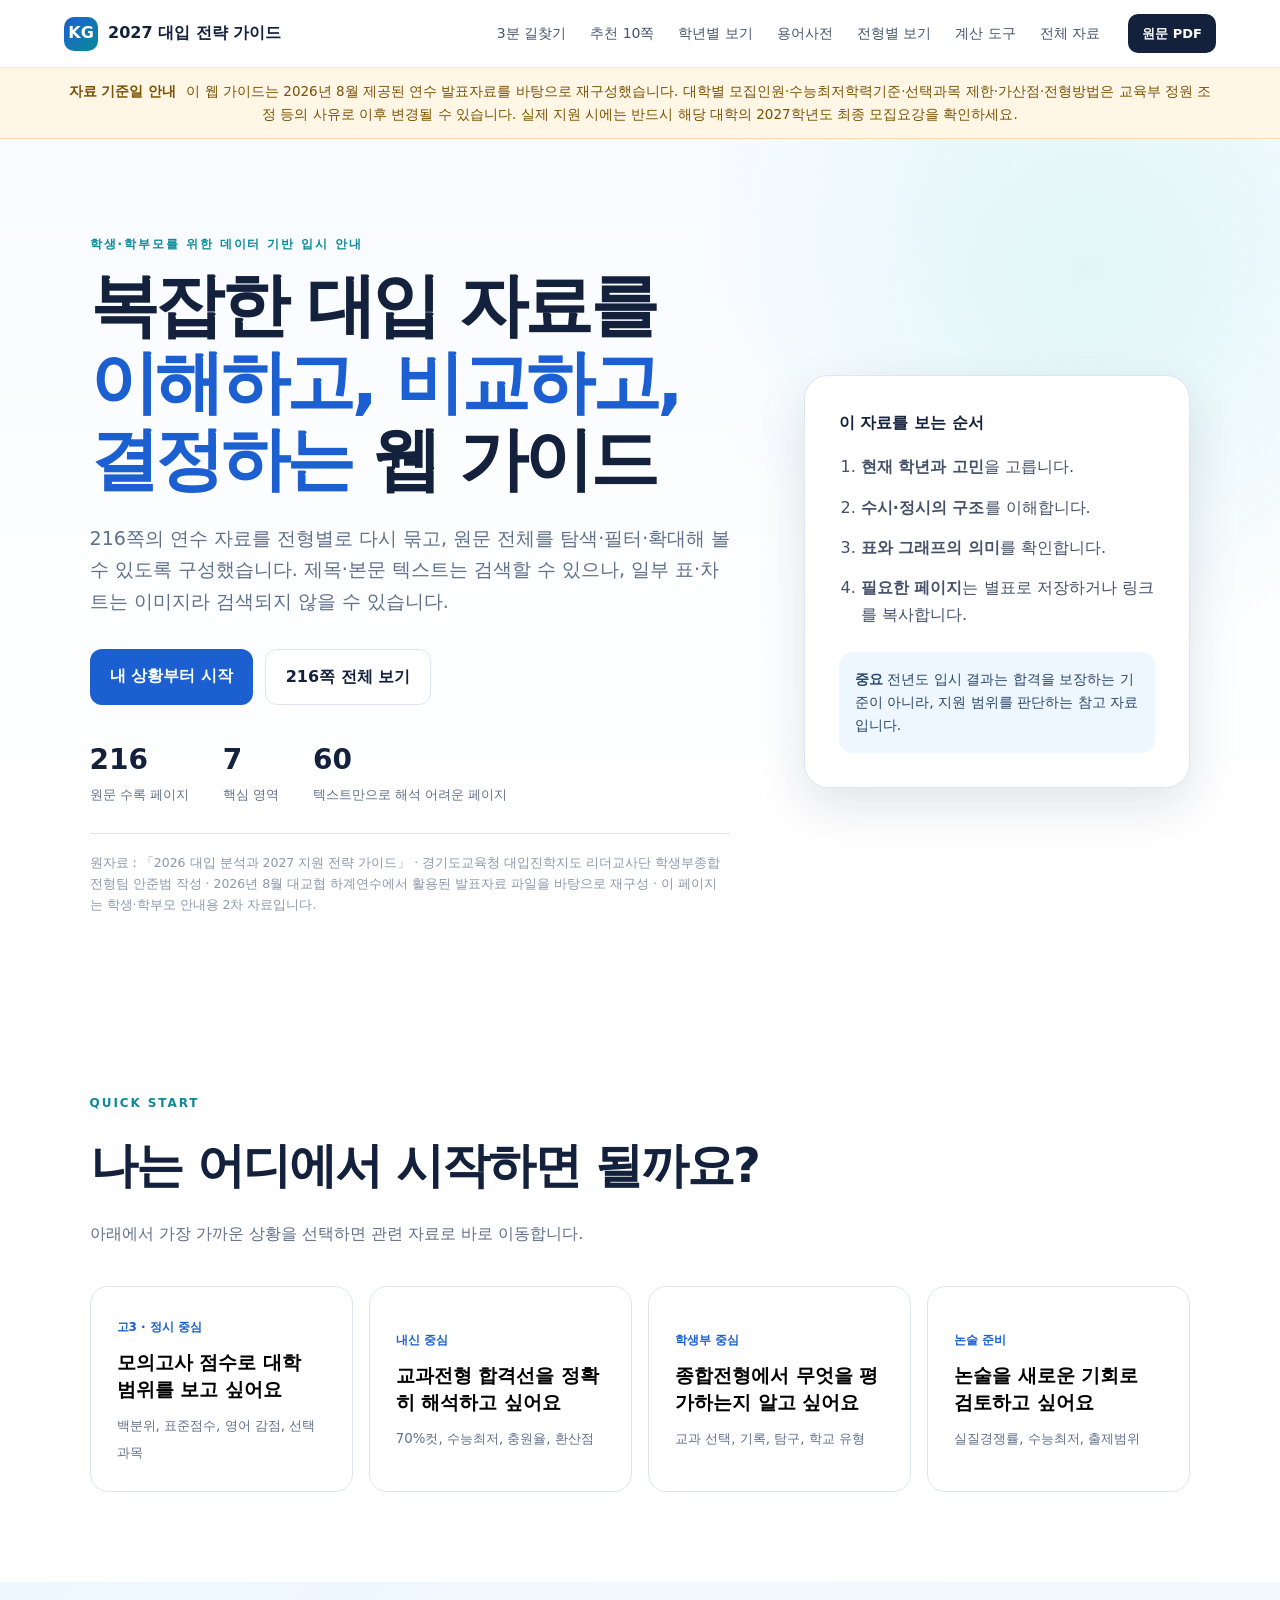
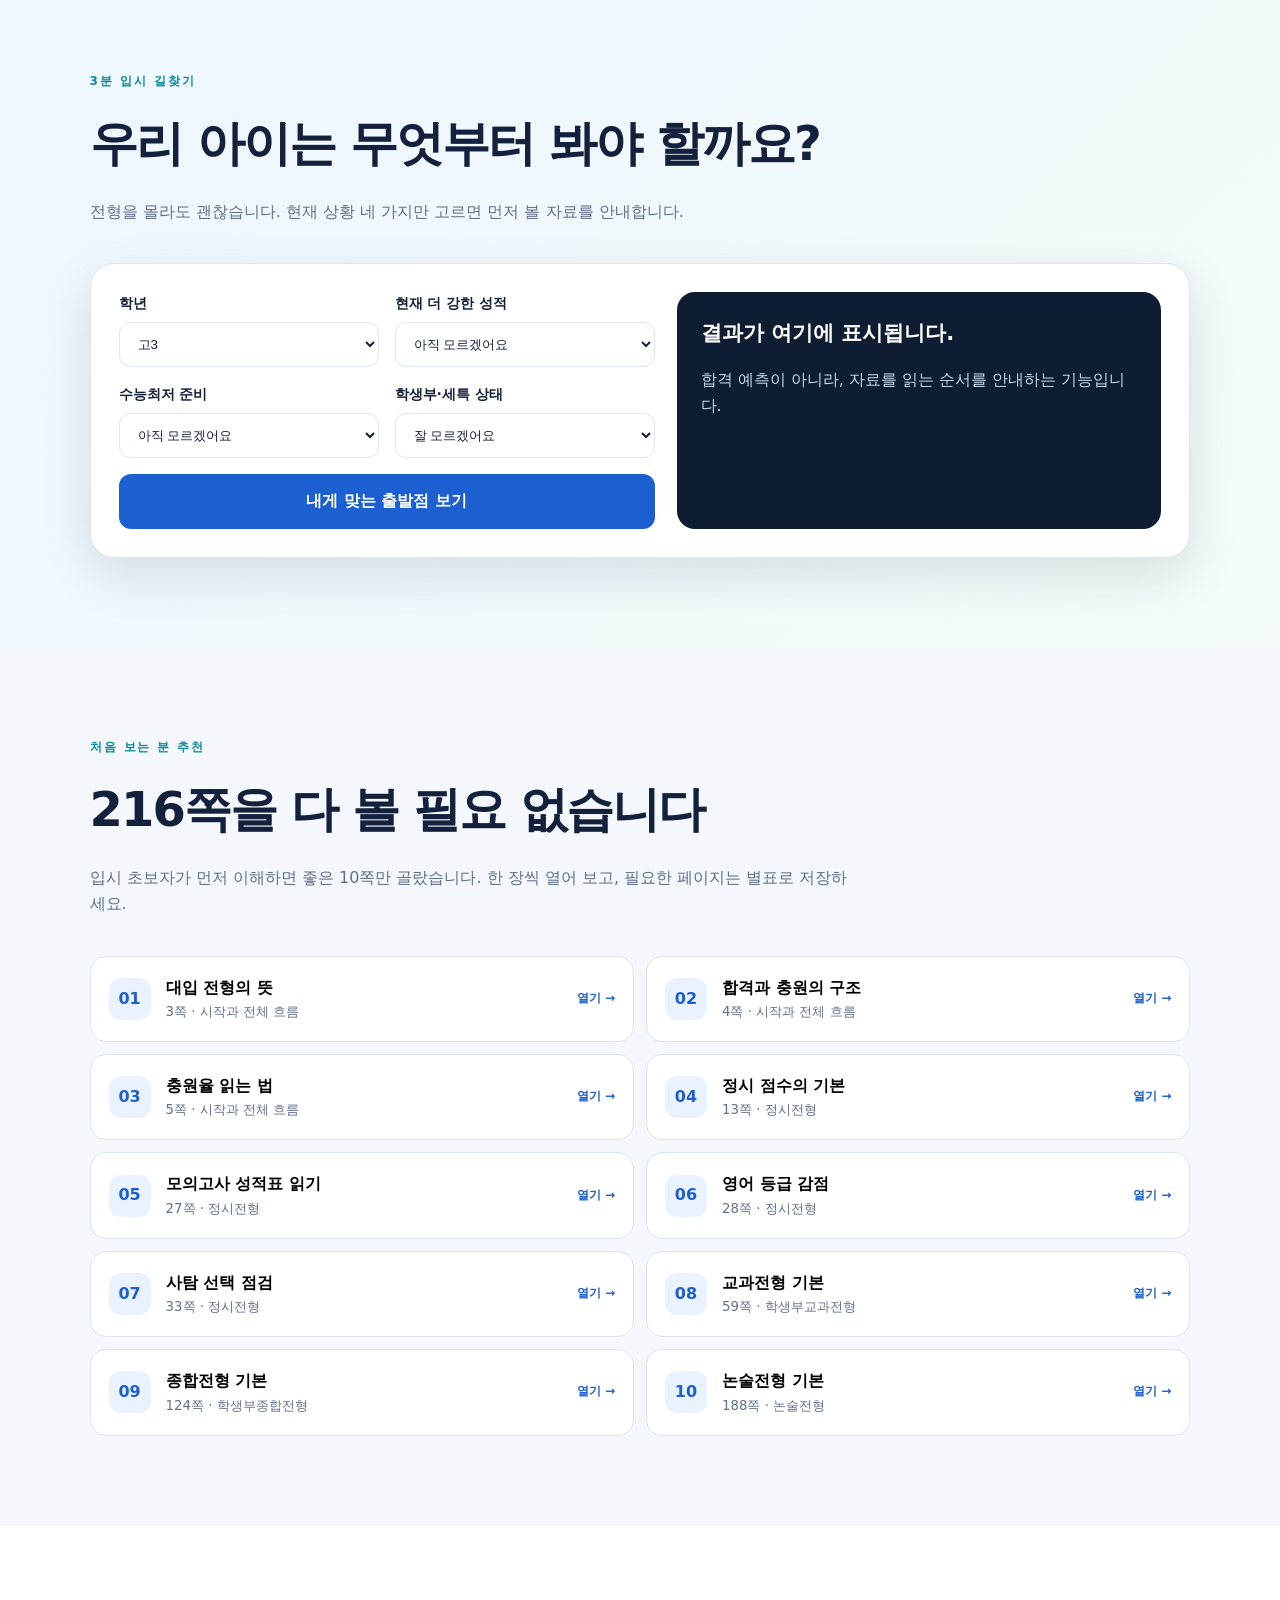
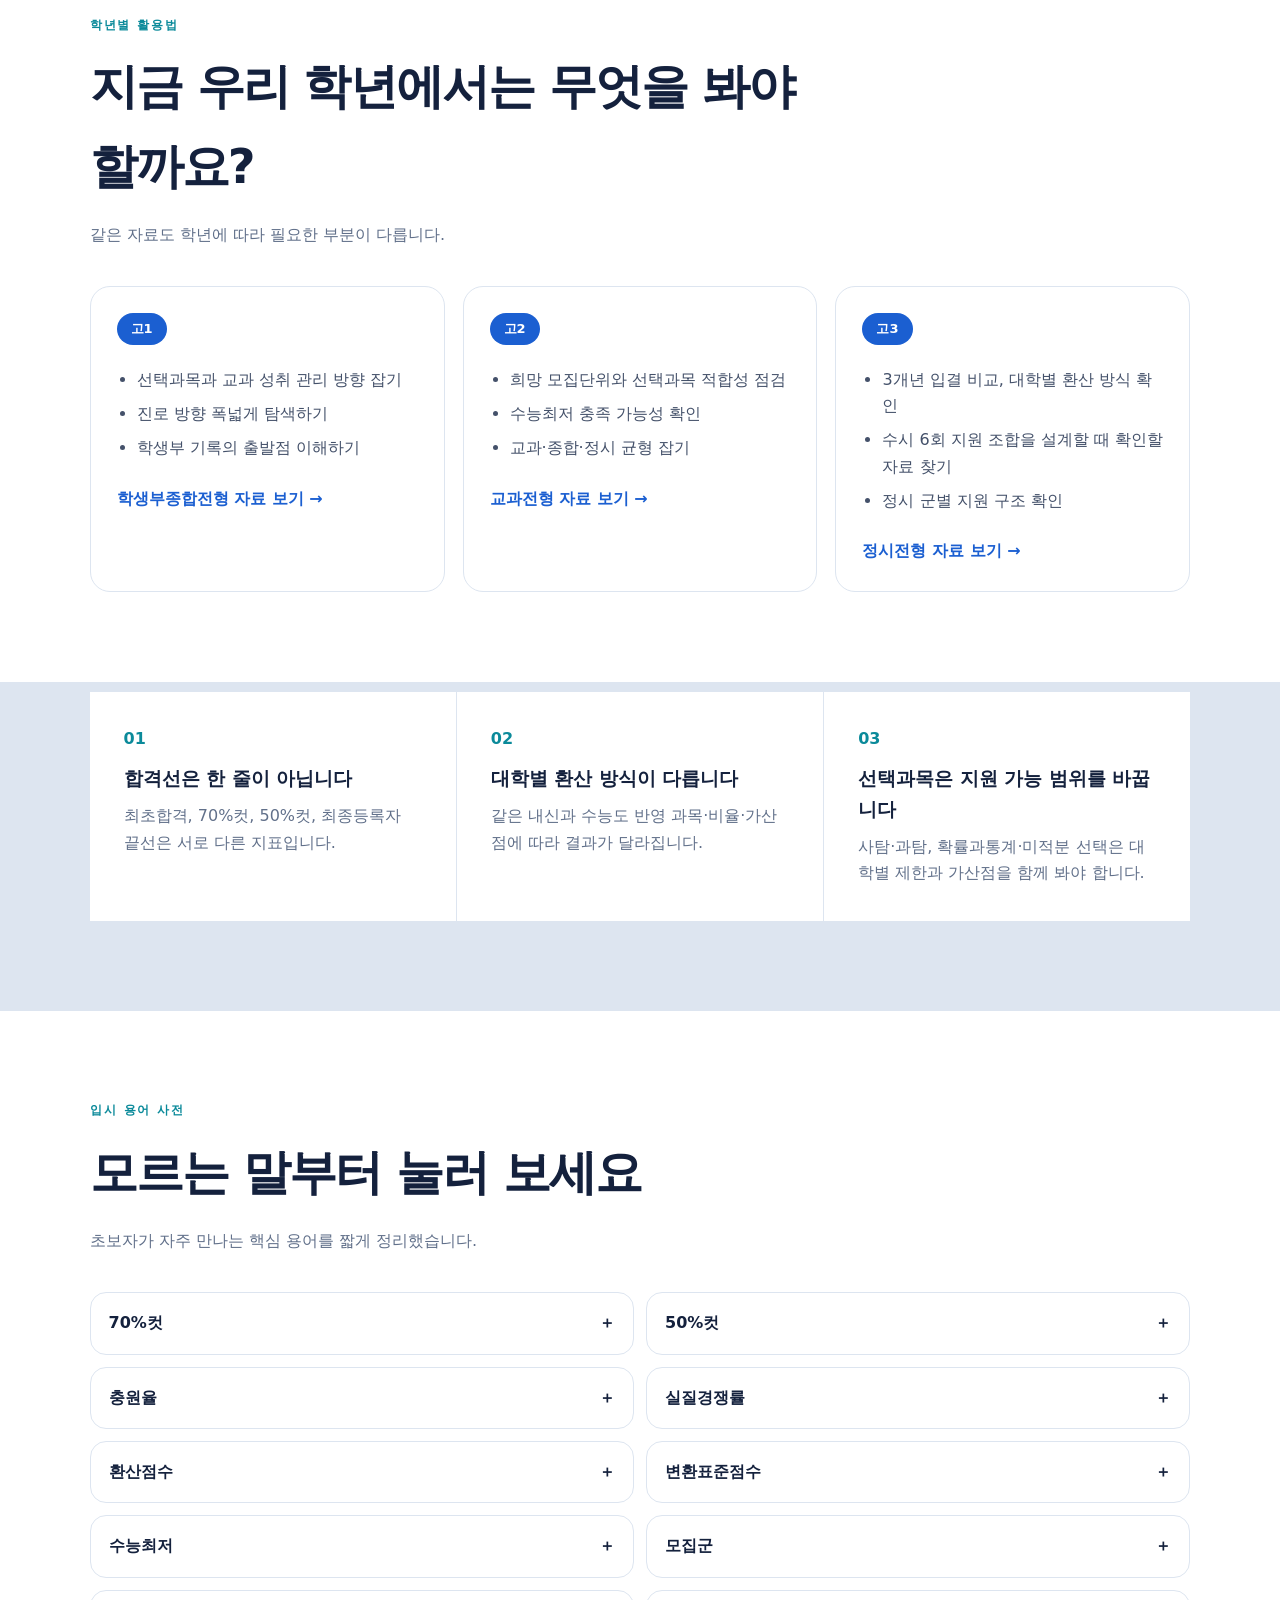
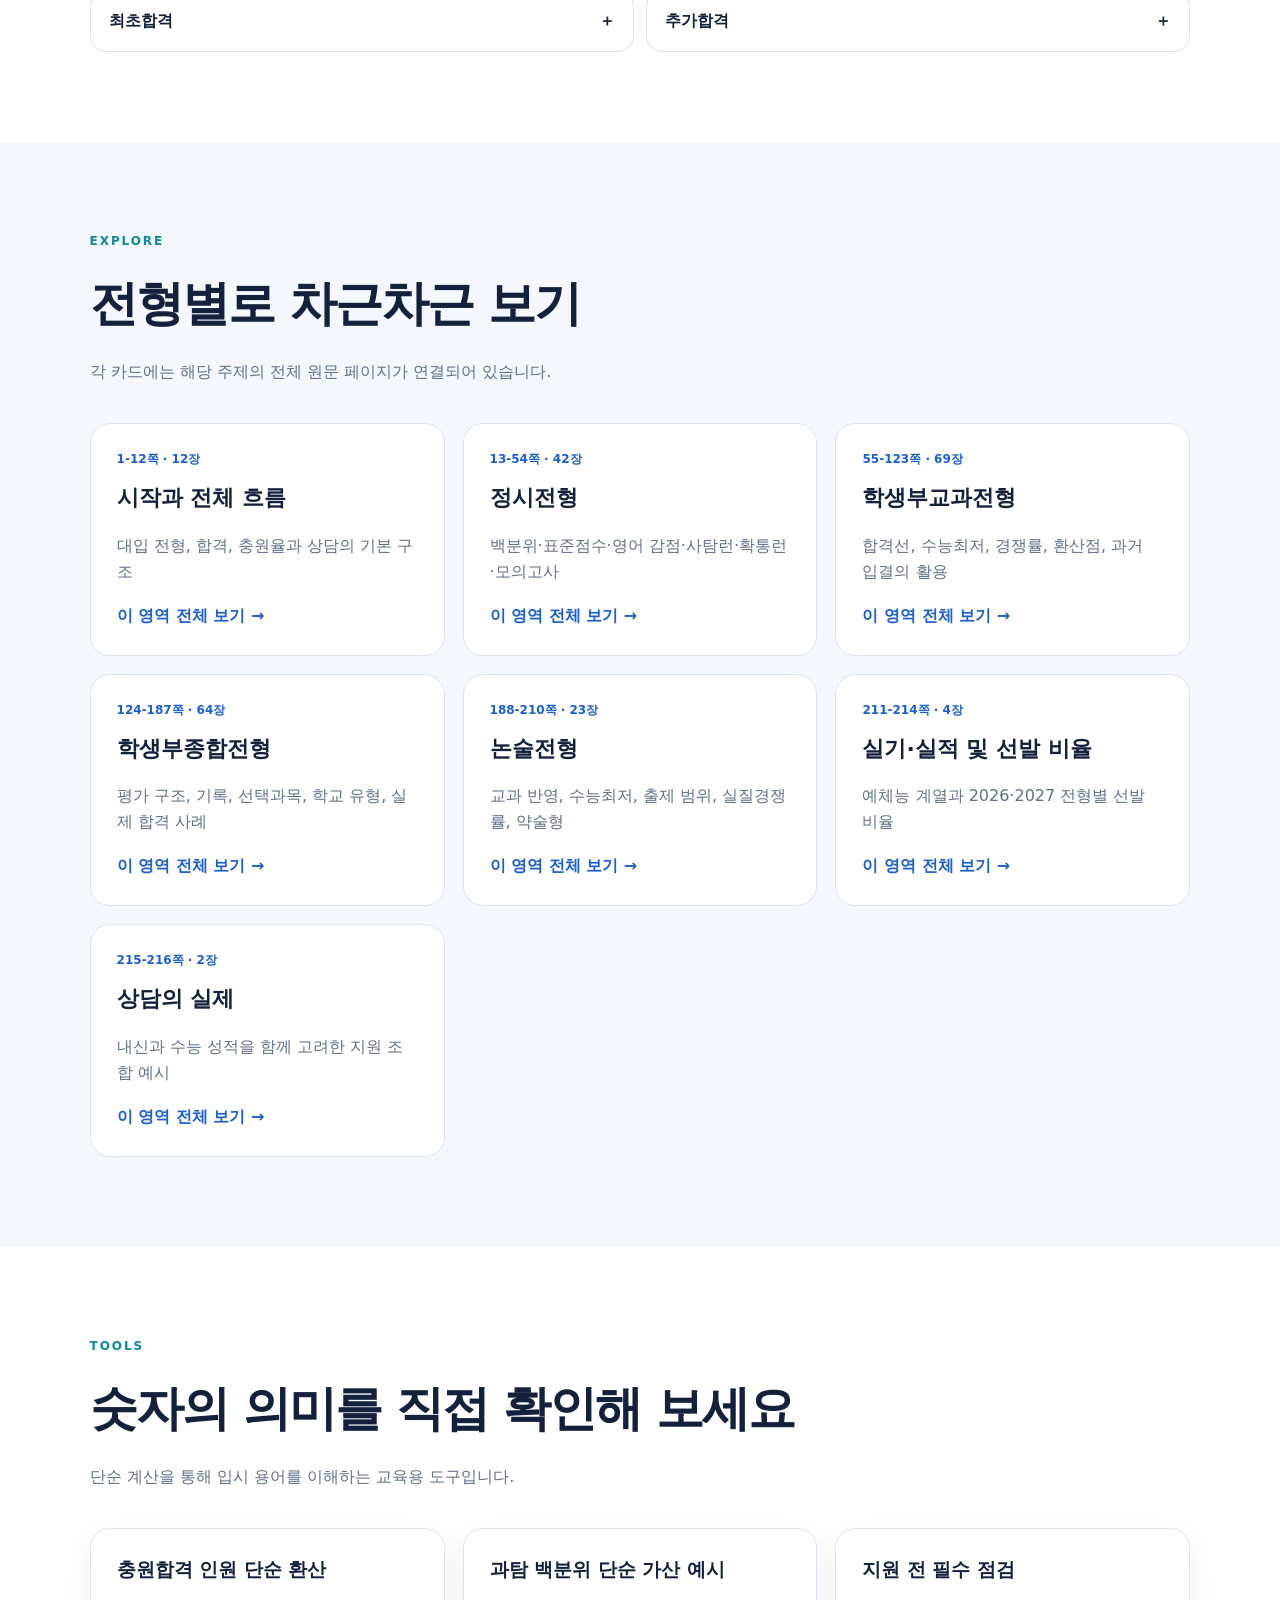
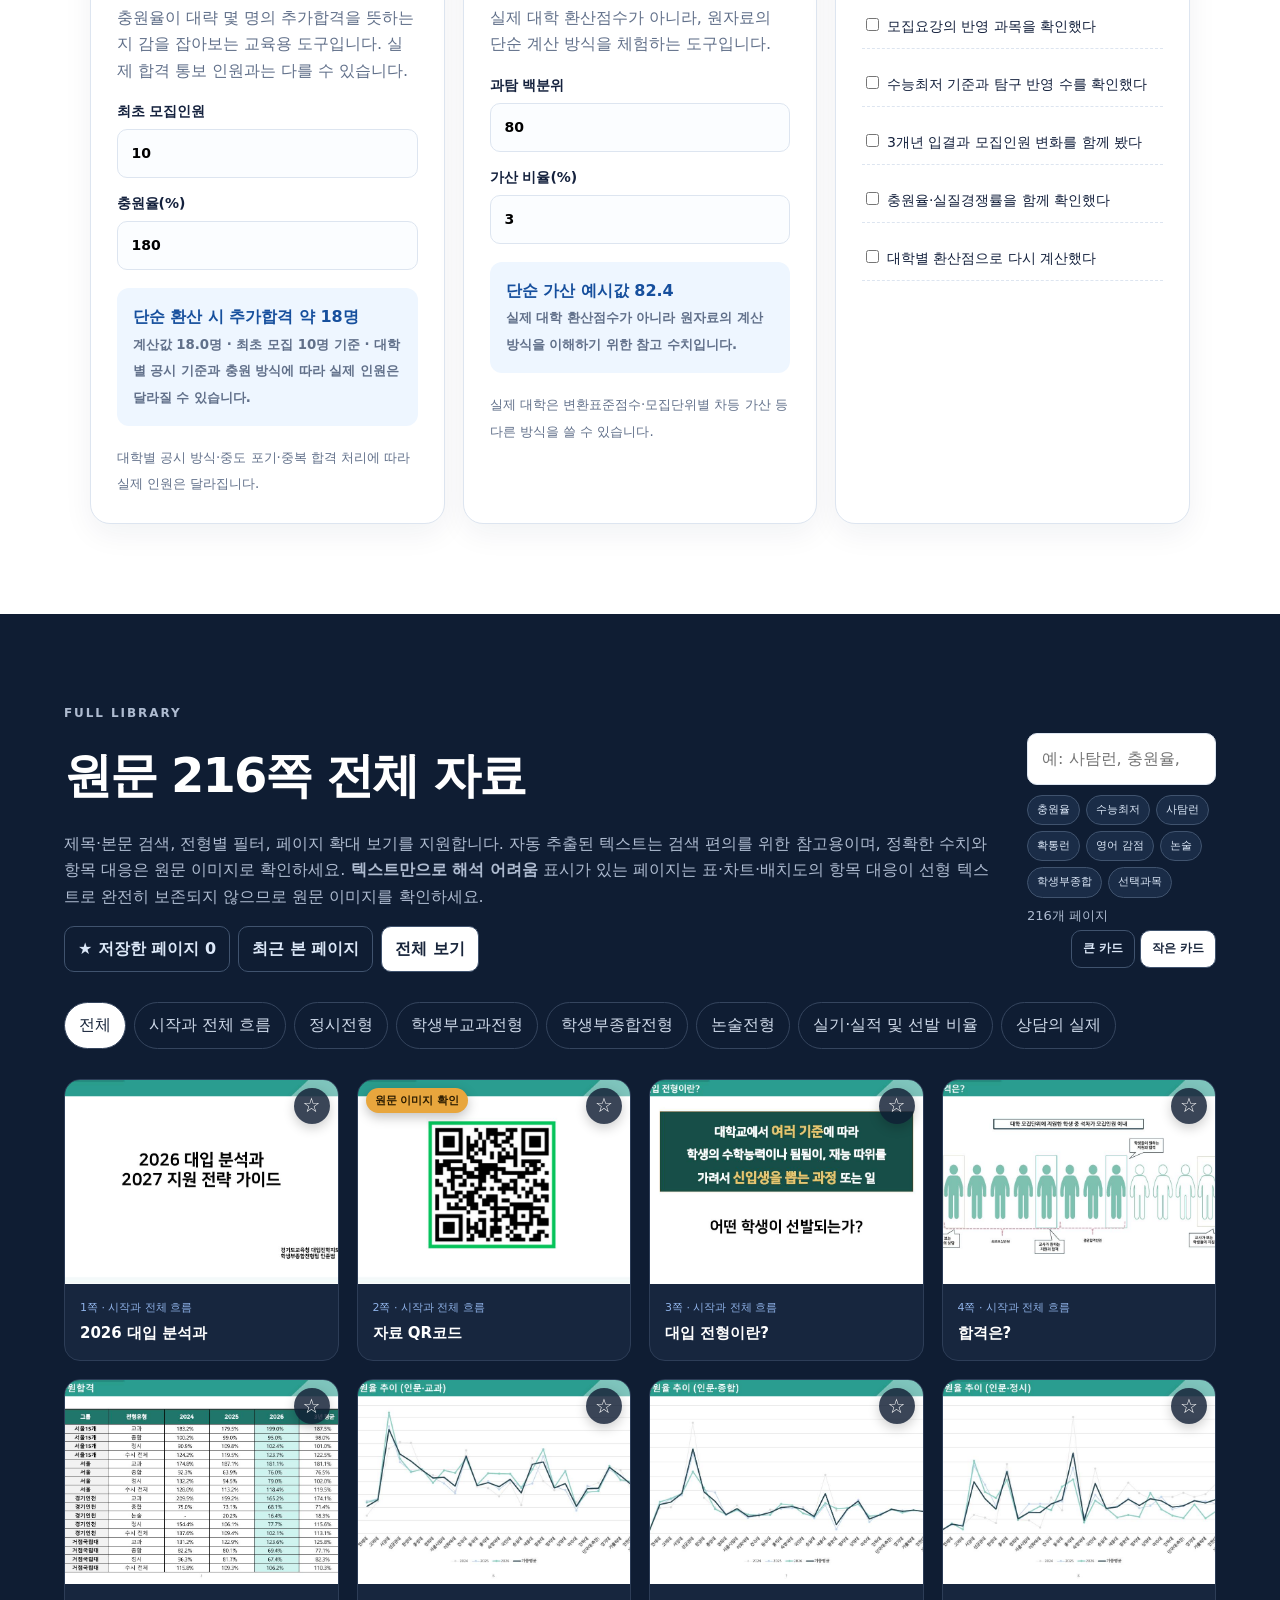
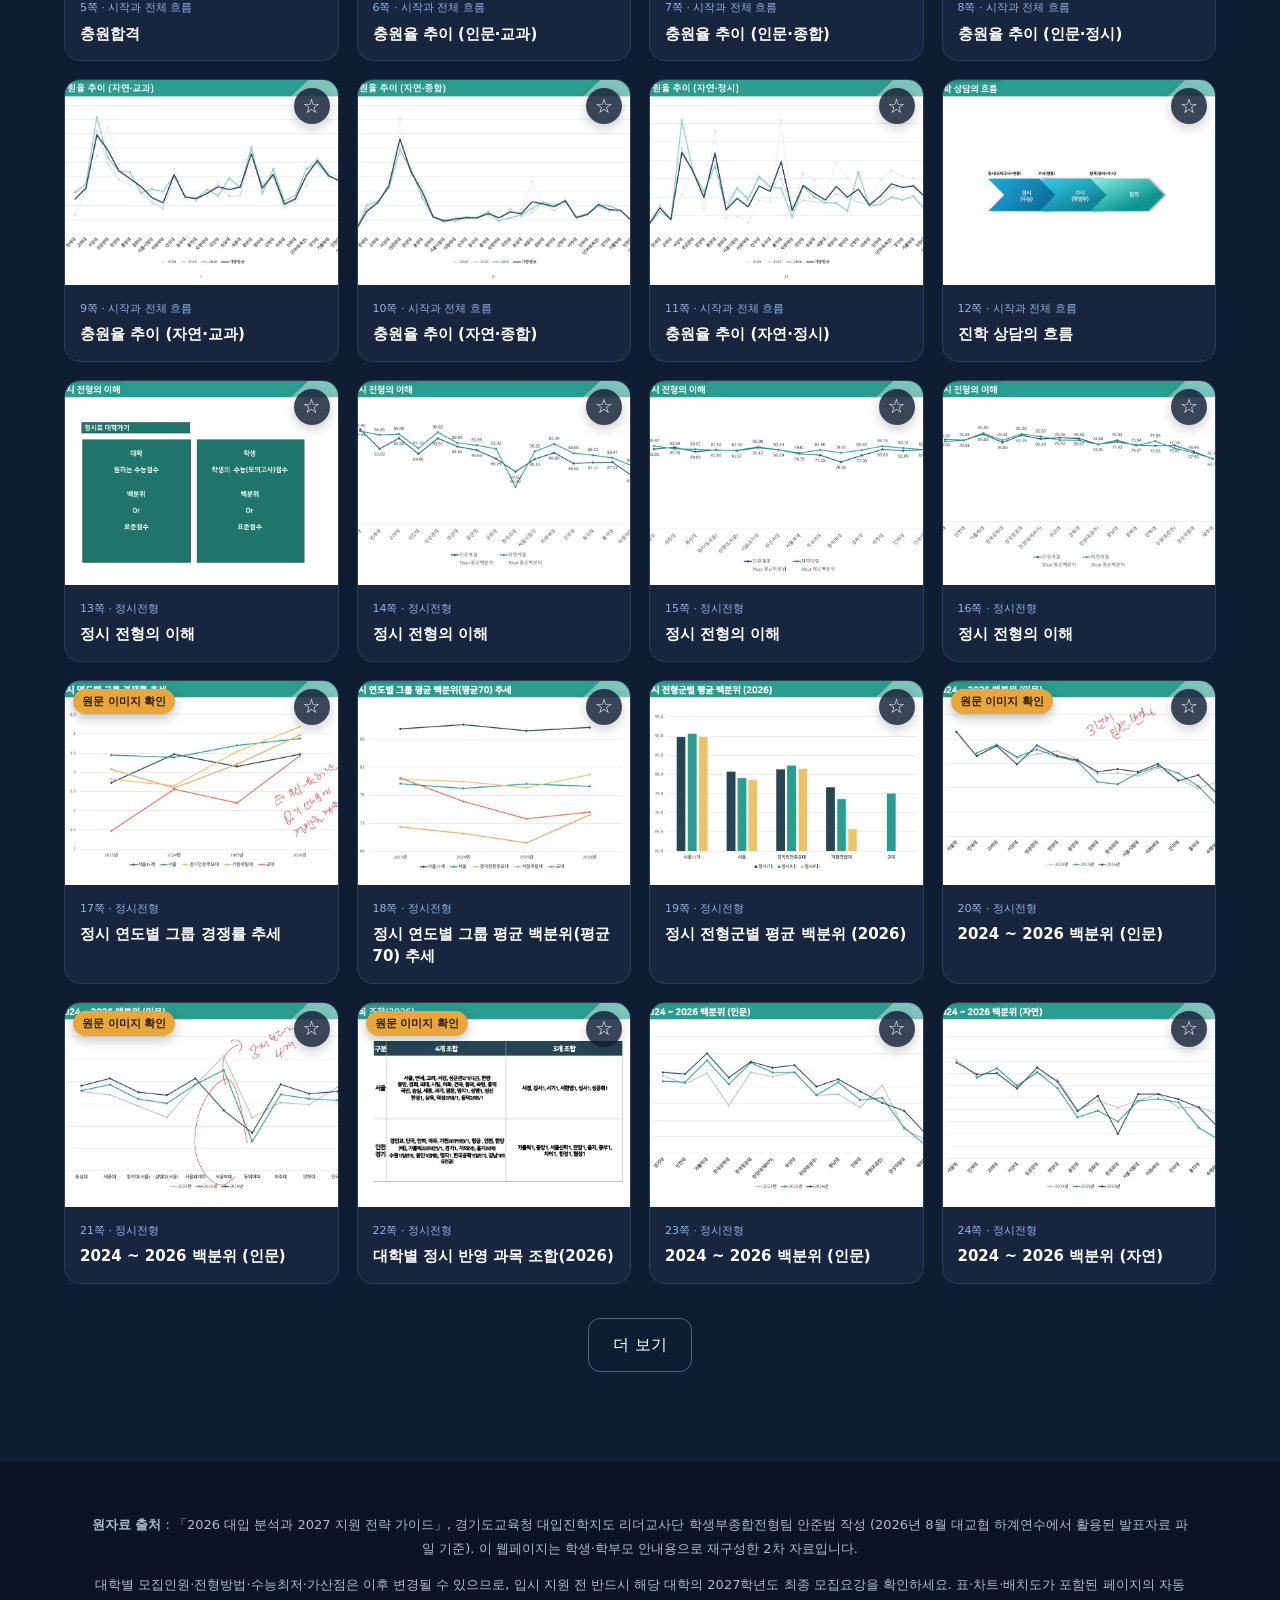
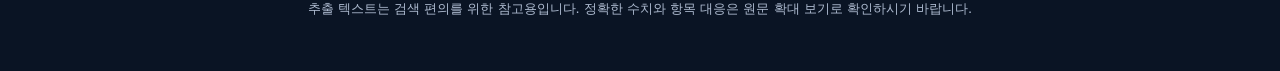
<file: admission2027/index.html>
<!doctype html>
<html lang="ko">
<head>
  <meta charset="utf-8" />
  <meta name="viewport" content="width=device-width, initial-scale=1" />
  <meta name="description" content="2026 대입 분석과 2027 지원 전략을 학생·학부모 눈높이로 재구성한 웹 가이드" />
  <meta name="theme-color" content="#0f1d33" />
  <meta property="og:type" content="website" />
  <meta property="og:title" content="2027 대입 전략 가이드 | 학생·학부모용" />
  <meta property="og:description" content="216쪽 연수 자료를 전형별로 정리했습니다. 정시·교과·종합·논술 필요한 부분만 골라 보세요." />
  <meta property="og:url" content="https://mathlhk15-glitch.github.io/ipsi-2027/admission2027/" />
  <meta property="og:image" content="https://mathlhk15-glitch.github.io/ipsi-2027/admission2027/assets/og-cover.jpg" />
  <meta name="twitter:card" content="summary_large_image" />
  <meta name="twitter:title" content="2027 대입 전략 가이드 | 학생·학부모용" />
  <meta name="twitter:description" content="216쪽 연수 자료를 전형별로 탐색하고 비교하는 학생·학부모용 웹 가이드" />
  <meta name="twitter:image" content="https://mathlhk15-glitch.github.io/ipsi-2027/admission2027/assets/og-cover.jpg" />
  <link rel="canonical" href="https://mathlhk15-glitch.github.io/ipsi-2027/admission2027/" />
  <title>2027 대입 전략 가이드</title>
  <link rel="stylesheet" href="styles.css" />
</head>
<body>
  <header class="topbar">
    <a class="brand" href="#top"><span class="brand-mark">KG</span><span>2027 대입 전략 가이드</span></a>
    <nav class="topnav" aria-label="주요 메뉴">
      <a href="#navigator">3분 길찾기</a><a href="#starter">추천 10쪽</a><a href="#grade">학년별 보기</a><a href="#glossary">용어사전</a><a href="#sections">전형별 보기</a><a href="#tools">계산 도구</a><a href="#library">전체 자료</a>
    </nav>
    <a class="pdf-btn" href="assets/2027-admission-source.pdf" target="_blank" rel="noopener">원문 PDF</a>
  </header>

  <div class="date-banner">
    <b>자료 기준일 안내</b> 이 웹 가이드는 2026년 8월 제공된 연수 발표자료를 바탕으로 재구성했습니다. 대학별 모집인원·수능최저학력기준·선택과목 제한·가산점·전형방법은 교육부 정원 조정 등의 사유로 이후 변경될 수 있습니다. 실제 지원 시에는 반드시 해당 대학의 2027학년도 최종 모집요강을 확인하세요.
  </div>

  <main id="top">
    <section class="hero">
      <div class="hero-copy">
        <p class="eyebrow">학생·학부모를 위한 데이터 기반 입시 안내</p>
        <h1>복잡한 대입 자료를<br><em>이해하고, 비교하고, 결정하는</em> 웹 가이드</h1>
        <p class="hero-lead">216쪽의 연수 자료를 전형별로 다시 묶고, 원문 전체를 탐색·필터·확대해 볼 수 있도록 구성했습니다. 제목·본문 텍스트는 검색할 수 있으나, 일부 표·차트는 이미지라 검색되지 않을 수 있습니다.</p>
        <div class="hero-actions"><a class="primary" href="#start">내 상황부터 시작</a><a class="secondary" href="#library">216쪽 전체 보기</a></div>
        <div class="hero-stats"><div><strong>216</strong><span>원문 수록 페이지</span></div><div><strong>7</strong><span>핵심 영역</span></div><div><strong id="denseCount">60</strong><span>텍스트만으로 해석 어려운 페이지</span></div></div>
        <p class="source-line">원자료 : 「2026 대입 분석과 2027 지원 전략 가이드」 · 경기도교육청 대입진학지도 리더교사단 학생부종합전형팀 안준범 작성 · 2026년 8월 대교협 하계연수에서 활용된 발표자료 파일을 바탕으로 재구성 · 이 페이지는 학생·학부모 안내용 2차 자료입니다.</p>
      </div>
      <div class="hero-panel">
        <div class="panel-label">이 자료를 보는 순서</div>
        <ol><li><b>현재 학년과 고민</b>을 고릅니다.</li><li><b>수시·정시의 구조</b>를 이해합니다.</li><li><b>표와 그래프의 의미</b>를 확인합니다.</li><li><b>필요한 페이지</b>는 별표로 저장하거나 링크를 복사합니다.</li></ol>
        <div class="notice"><b>중요</b> 전년도 입시 결과는 합격을 보장하는 기준이 아니라, 지원 범위를 판단하는 참고 자료입니다.</div>
      </div>
    </section>

    <section id="start" class="section-wrap">
      <div class="section-head"><p class="eyebrow">QUICK START</p><h2>나는 어디에서 시작하면 될까요?</h2><p>아래에서 가장 가까운 상황을 선택하면 관련 자료로 바로 이동합니다.</p></div>
      <div class="persona-grid">
        <button class="persona" data-jump="정시전형"><span>고3 · 정시 중심</span><b>모의고사 점수로 대학 범위를 보고 싶어요</b><small>백분위, 표준점수, 영어 감점, 선택과목</small></button>
        <button class="persona" data-jump="학생부교과전형"><span>내신 중심</span><b>교과전형 합격선을 정확히 해석하고 싶어요</b><small>70%컷, 수능최저, 충원율, 환산점</small></button>
        <button class="persona" data-jump="학생부종합전형"><span>학생부 중심</span><b>종합전형에서 무엇을 평가하는지 알고 싶어요</b><small>교과 선택, 기록, 탐구, 학교 유형</small></button>
        <button class="persona" data-jump="논술전형"><span>논술 준비</span><b>논술을 새로운 기회로 검토하고 싶어요</b><small>실질경쟁률, 수능최저, 출제범위</small></button>
      </div>
    </section>

    <section id="navigator" class="section-wrap navigator-section">
      <div class="section-head"><p class="eyebrow">3분 입시 길찾기</p><h2>우리 아이는 무엇부터 봐야 할까요?</h2><p>전형을 몰라도 괜찮습니다. 현재 상황 네 가지만 고르면 먼저 볼 자료를 안내합니다.</p></div>
      <div class="navigator-card">
        <div class="navigator-form">
          <label>학년<select id="navGrade"><option value="1">고1</option><option value="2">고2</option><option value="3" selected>고3</option></select></label>
          <label>현재 더 강한 성적<select id="navStrength"><option value="unknown">아직 모르겠어요</option><option value="school">내신이 더 좋아요</option><option value="mock">모의고사가 더 좋아요</option><option value="both">둘 다 비슷해요</option></select></label>
          <label>수능최저 준비<select id="navMinimum"><option value="unknown">아직 모르겠어요</option><option value="possible">맞출 가능성이 있어요</option><option value="difficult">현재는 어려워요</option></select></label>
          <label>학생부·세특 상태<select id="navRecord"><option value="unknown">잘 모르겠어요</option><option value="strong">수업 탐구와 기록이 좋아요</option><option value="normal">보통이에요</option><option value="weak">기록보다 성적 중심이에요</option></select></label>
          <button id="runNavigator" class="primary" type="button">내게 맞는 출발점 보기</button>
        </div>
        <div id="navigatorResult" class="navigator-result" aria-live="polite"><b>결과가 여기에 표시됩니다.</b><p>합격 예측이 아니라, 자료를 읽는 순서를 안내하는 기능입니다.</p></div>
      </div>
    </section>

    <section id="starter" class="section-wrap soft">
      <div class="section-head"><p class="eyebrow">처음 보는 분 추천</p><h2>216쪽을 다 볼 필요 없습니다</h2><p>입시 초보자가 먼저 이해하면 좋은 10쪽만 골랐습니다. 한 장씩 열어 보고, 필요한 페이지는 별표로 저장하세요.</p></div>
      <div id="starterGrid" class="starter-grid"></div>
    </section>

    <section id="grade" class="section-wrap">
      <div class="section-head"><p class="eyebrow">학년별 활용법</p><h2>지금 우리 학년에서는 무엇을 봐야 할까요?</h2><p>같은 자료도 학년에 따라 필요한 부분이 다릅니다.</p></div>
      <div class="grade-grid">
        <article class="grade-card">
          <span>고1</span>
          <ul><li>선택과목과 교과 성취 관리 방향 잡기</li><li>진로 방향 폭넓게 탐색하기</li><li>학생부 기록의 출발점 이해하기</li></ul>
          <button class="ghost" data-jump="학생부종합전형">학생부종합전형 자료 보기 →</button>
        </article>
        <article class="grade-card">
          <span>고2</span>
          <ul><li>희망 모집단위와 선택과목 적합성 점검</li><li>수능최저 충족 가능성 확인</li><li>교과·종합·정시 균형 잡기</li></ul>
          <button class="ghost" data-jump="학생부교과전형">교과전형 자료 보기 →</button>
        </article>
        <article class="grade-card">
          <span>고3</span>
          <ul><li>3개년 입결 비교, 대학별 환산 방식 확인</li><li>수시 6회 지원 조합을 설계할 때 확인할 자료 찾기</li><li>정시 군별 지원 구조 확인</li></ul>
          <button class="ghost" data-jump="정시전형">정시전형 자료 보기 →</button>
        </article>
      </div>
    </section>

    <section class="key-message">
      <div><span>01</span><h3>합격선은 한 줄이 아닙니다</h3><p>최초합격, 70%컷, 50%컷, 최종등록자 끝선은 서로 다른 지표입니다.</p></div>
      <div><span>02</span><h3>대학별 환산 방식이 다릅니다</h3><p>같은 내신과 수능도 반영 과목·비율·가산점에 따라 결과가 달라집니다.</p></div>
      <div><span>03</span><h3>선택과목은 지원 가능 범위를 바꿉니다</h3><p>사탐·과탐, 확률과통계·미적분 선택은 대학별 제한과 가산점을 함께 봐야 합니다.</p></div>
    </section>

    <section id="glossary" class="section-wrap glossary-section">
      <div class="section-head"><p class="eyebrow">입시 용어 사전</p><h2>모르는 말부터 눌러 보세요</h2><p>초보자가 자주 만나는 핵심 용어를 짧게 정리했습니다.</p></div>
      <div id="glossaryGrid" class="glossary-grid"></div>
    </section>

    <section id="sections" class="section-wrap soft">
      <div class="section-head"><p class="eyebrow">EXPLORE</p><h2>전형별로 차근차근 보기</h2><p>각 카드에는 해당 주제의 전체 원문 페이지가 연결되어 있습니다.</p></div>
      <div id="sectionCards" class="section-cards"></div>
    </section>

    <section id="tools" class="section-wrap">
      <div class="section-head"><p class="eyebrow">TOOLS</p><h2>숫자의 의미를 직접 확인해 보세요</h2><p>단순 계산을 통해 입시 용어를 이해하는 교육용 도구입니다.</p></div>
      <div class="tools-grid">
        <article class="tool-card">
          <h3>충원합격 인원 단순 환산</h3><p>충원율이 대략 몇 명의 추가합격을 뜻하는지 감을 잡아보는 교육용 도구입니다. 실제 합격 통보 인원과는 다를 수 있습니다.</p>
          <label>최초 모집인원<input id="quota" type="number" min="1" value="10"></label>
          <label>충원율(%)<input id="fillRate" type="number" min="0" value="180"></label>
          <div class="result" id="fillResult"></div>
          <small>대학별 공시 방식·중도 포기·중복 합격 처리에 따라 실제 인원은 달라집니다.</small>
        </article>
        <article class="tool-card">
          <h3>과탐 백분위 단순 가산 예시</h3><p>실제 대학 환산점수가 아니라, 원자료의 단순 계산 방식을 체험하는 도구입니다.</p>
          <label>과탐 백분위<input id="scienceScore" type="number" min="0" max="100" value="80"></label>
          <label>가산 비율(%)<input id="bonusRate" type="number" min="0" max="20" value="3"></label>
          <div class="result" id="bonusResult"></div>
          <small>실제 대학은 변환표준점수·모집단위별 차등 가산 등 다른 방식을 쓸 수 있습니다.</small>
        </article>
        <article class="tool-card checklist">
          <h3>지원 전 필수 점검</h3>
          <label><input type="checkbox"> 모집요강의 반영 과목을 확인했다</label>
          <label><input type="checkbox"> 수능최저 기준과 탐구 반영 수를 확인했다</label>
          <label><input type="checkbox"> 3개년 입결과 모집인원 변화를 함께 봤다</label>
          <label><input type="checkbox"> 충원율·실질경쟁률을 함께 확인했다</label>
          <label><input type="checkbox"> 대학별 환산점으로 다시 계산했다</label>
        </article>
      </div>
    </section>

    <section id="library" class="library-section">
      <div class="library-top">
        <div><p class="eyebrow">FULL LIBRARY</p><h2>원문 216쪽 전체 자료</h2><p>제목·본문 검색, 전형별 필터, 페이지 확대 보기를 지원합니다. 자동 추출된 텍스트는 검색 편의를 위한 참고용이며, 정확한 수치와 항목 대응은 원문 이미지로 확인하세요. <b>텍스트만으로 해석 어려움</b> 표시가 있는 페이지는 표·차트·배치도의 항목 대응이 선형 텍스트로 완전히 보존되지 않으므로 원문 이미지를 확인하세요.</p></div>
        <div class="search-box"><input id="searchInput" type="search" placeholder="예: 사탐런, 충원율, 논술, 서울대"><div id="searchChips" class="search-chips" aria-label="자주 찾는 검색어"></div><span id="resultCount"></span></div>
      </div>
      <div class="library-actions"><button id="showFavorites" type="button">★ 저장한 페이지 <span id="favoriteCount">0</span></button><button id="showRecent" type="button">최근 본 페이지</button><button id="clearView" type="button">전체 보기</button><div class="view-toggle" aria-label="보기 방식"><button id="viewLarge" type="button" class="active">큰 카드</button><button id="viewCompact" type="button">작은 카드</button></div></div>
      <div id="filterBar" class="filter-bar"></div>
      <div id="slideGrid" class="slide-grid large-view"></div>
      <button id="loadMore" class="load-more">더 보기</button>
    </section>
  </main>

  <dialog id="viewer">
    <button class="close" aria-label="닫기">×</button>
    <button id="prevPage" class="nav-arrow prev" aria-label="이전 페이지">‹</button>
    <button id="nextPage" class="nav-arrow next" aria-label="다음 페이지">›</button>
    <div class="viewer-layout">
      <div class="viewer-img-wrap">
        <img id="viewerImage" alt="원문 슬라이드">
        <div id="imageLoading" class="image-loading">고화질 원문을 불러오는 중…</div>
        <div class="zoom-controls" aria-label="이미지 확대"><button id="zoomOut" type="button">−</button><button id="zoomReset" type="button">원래 크기</button><button id="zoomIn" type="button">＋</button></div>
        <p class="zoom-hint">두 손가락 확대 또는 버튼을 이용하세요</p>
      </div>
      <div class="viewer-text">
        <p id="viewerMeta"></p>
        <h2 id="viewerTitle"></h2>
        <div id="viewerDense" class="dense-note">이 페이지는 표·차트·배치 정보가 이미지 중심입니다. 정확한 항목과 숫자는 원문 이미지를 확대해 확인하세요. 휴대폰에서는 가로 화면 또는 고화질 새 탭 보기를 권장합니다.</div>
        <pre id="viewerBody"></pre>
        <div class="viewer-links">
          <a id="openHd" target="_blank" rel="noopener">새 탭에서 고화질로 크게 보기</a>
          <a id="openPdf" target="_blank" rel="noopener">원본 PDF에서 이 페이지 열기</a>
          <button id="favoritePage" type="button">☆ 이 페이지 저장</button>
          <button id="copyLink" type="button">이 페이지 링크 복사</button>
          <span id="copyState" class="copy-state" aria-live="polite"></span>
        </div>
      </div>
    </div>
  </dialog>

  <button id="toTop" aria-label="맨 위로">↑</button>

  <footer>
    <p><b>원자료 출처</b> : 「2026 대입 분석과 2027 지원 전략 가이드」, 경기도교육청 대입진학지도 리더교사단 학생부종합전형팀 안준범 작성 (2026년 8월 대교협 하계연수에서 활용된 발표자료 파일 기준). 이 웹페이지는 학생·학부모 안내용으로 재구성한 2차 자료입니다.</p>
    <p>대학별 모집인원·전형방법·수능최저·가산점은 이후 변경될 수 있으므로, 입시 지원 전 반드시 해당 대학의 2027학년도 최종 모집요강을 확인하세요. 표·차트·배치도가 포함된 페이지의 자동 추출 텍스트는 검색 편의를 위한 참고용입니다. 정확한 수치와 항목 대응은 원문 확대 보기로 확인하시기 바랍니다.</p>
  </footer>
  <script src="data.js"></script><script src="app.js"></script>
</body>
</html>
</file>
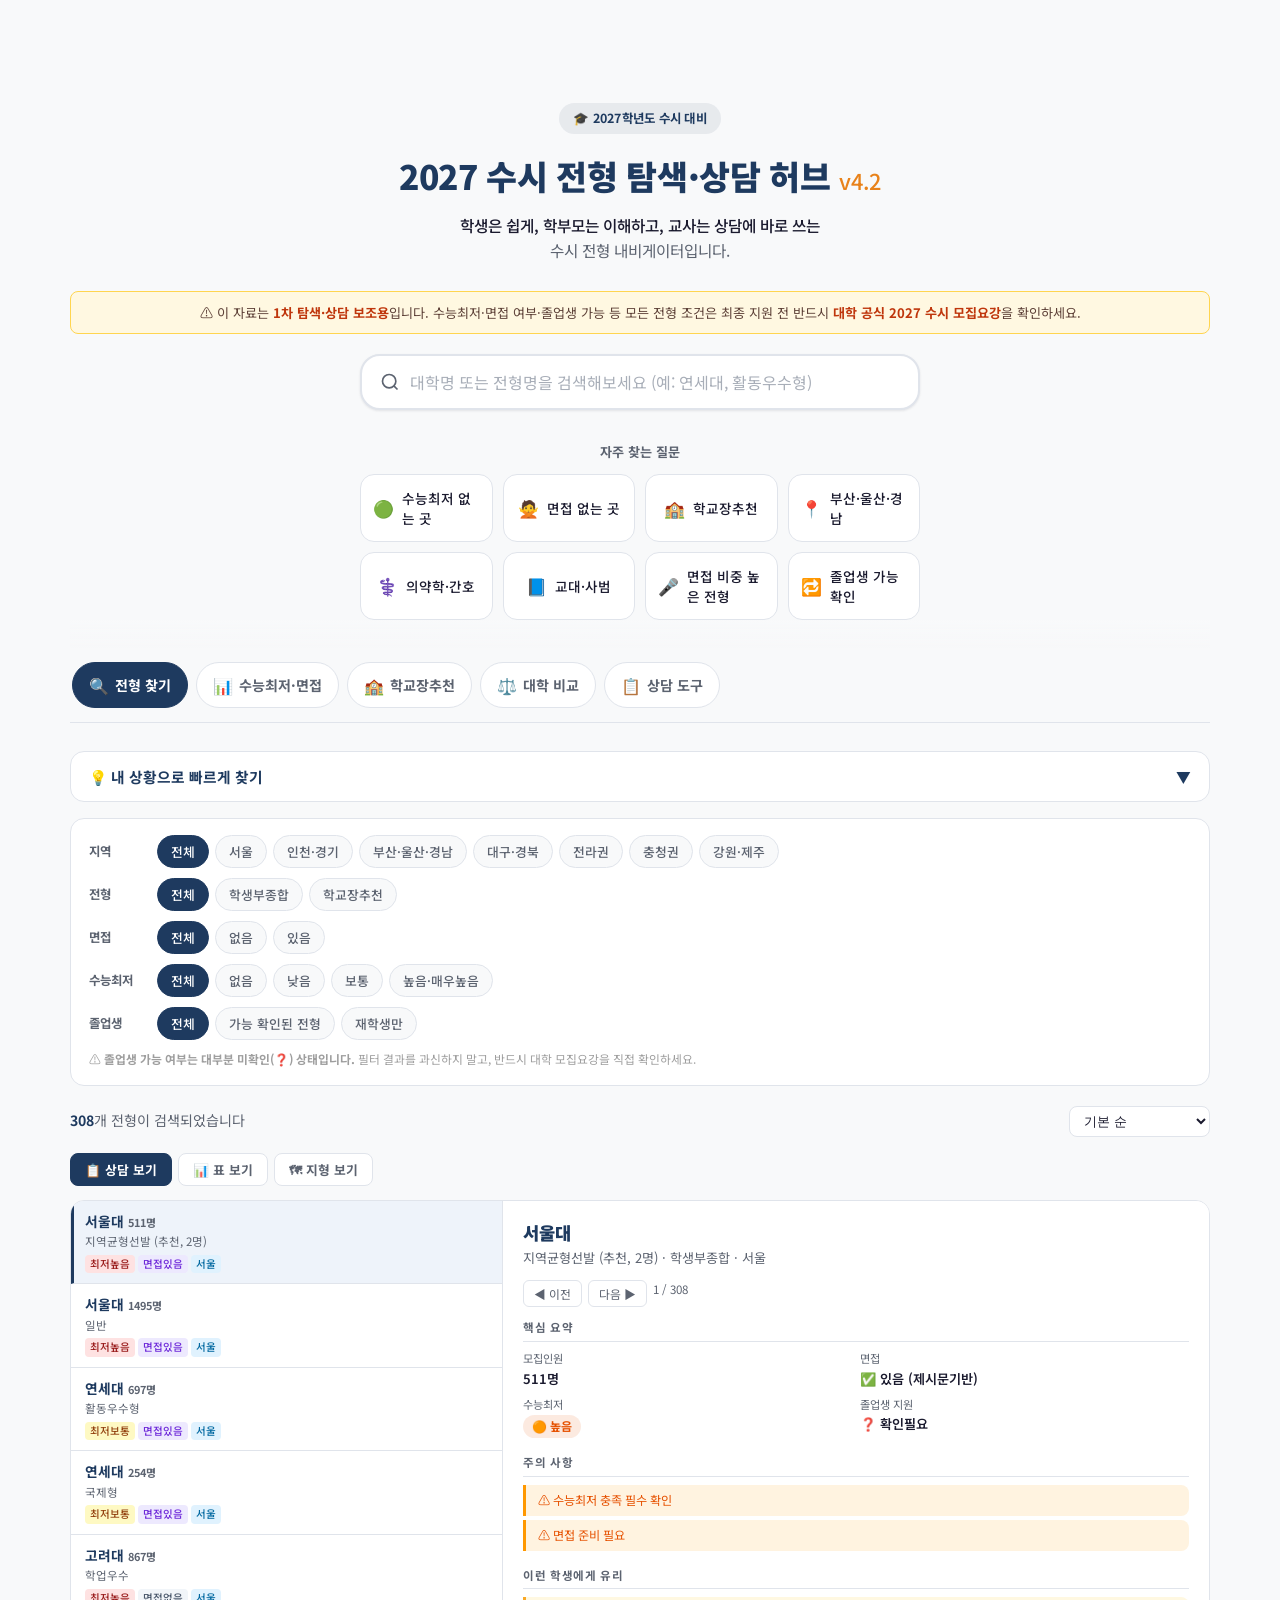
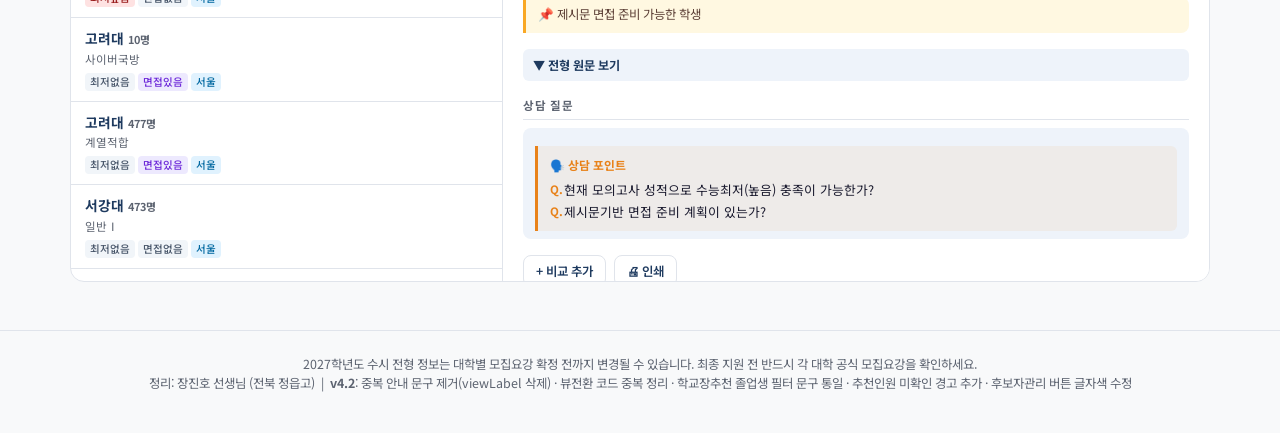
<file: 2027-susi-counsel-hub.html>
<!DOCTYPE html>
<html lang="ko">
<head>
<meta charset="UTF-8">
<meta name="viewport" content="width=device-width, initial-scale=1.0, maximum-scale=5.0">
<title>2027 수시 전형 탐색·상담 허브 v4.2</title>
<link rel="preconnect" href="https://fonts.googleapis.com">
<link rel="preconnect" href="https://fonts.gstatic.com" crossorigin>
<link href="https://fonts.googleapis.com/css2?family=Noto+Sans+KR:wght@400;500;700;900&display=swap" rel="stylesheet">
<style>
  /* ============================================
     디자인 토큰 (STEP01 명세 고정)
  ============================================ */
  :root {
    --primary: #1E3A5F;
    --primary-light: #2E5490;
    --accent: #E8821A;
    --success: #2E7D32;
    --warning: #F9A825;
    --danger-mid: #E65100;
    --danger: #C62828;
    --info: #1565C0;
    --neutral: #9E9E9E;
    --bg: #F8F9FA;
    --card-bg: #FFFFFF;
    --text-main: #1A1A2E;
    --text-sub: #5C6370;
    --border: #E0E4EB;

    --radius-sm: 8px;
    --radius-md: 14px;
    --radius-lg: 20px;
    --shadow-sm: 0 1px 3px rgba(26,26,46,0.06), 0 1px 2px rgba(26,26,46,0.04);
    --shadow-md: 0 4px 16px rgba(26,26,46,0.08);
    --shadow-lg: 0 12px 32px rgba(26,26,46,0.12);
    --header-h: 64px;
  }

  /* 공식 안내 배너 */
  .notice-banner {
    background: #FFF8E1;
    border: 1px solid #FFD54F;
    border-radius: var(--radius-sm);
    padding: 10px 14px;
    font-size: 0.82rem;
    color: #5D4037;
    line-height: 1.6;
    margin-bottom: 20px;
    margin-top: 12px;
  }
  .notice-banner strong { color: #BF360C; }

  /* ============================================
     리셋
  ============================================ */
  * { box-sizing: border-box; margin: 0; padding: 0; }
  html { scroll-behavior: smooth; }
  body {
    font-family: 'Noto Sans KR', sans-serif;
    background: var(--bg);
    color: var(--text-main);
    line-height: 1.55;
    -webkit-font-smoothing: antialiased;
    padding-bottom: 40px;
    transition: padding-bottom 0.15s;
  }
  body.has-compare-banner { padding-bottom: 96px; }
  button { font-family: inherit; cursor: pointer; border: none; background: none; }
  input { font-family: inherit; }
  ul { list-style: none; }
  a { color: inherit; text-decoration: none; }
  img, svg { display: block; max-width: 100%; }

  .visually-hidden {
    position: absolute; width: 1px; height: 1px;
    overflow: hidden; clip: rect(0 0 0 0); white-space: nowrap;
  }

  /* 키보드 포커스 표시 */
  a:focus-visible, button:focus-visible, input:focus-visible, [tabindex]:focus-visible {
    outline: 3px solid var(--info);
    outline-offset: 2px;
    border-radius: 4px;
  }

  @media (prefers-reduced-motion: reduce) {
    html { scroll-behavior: auto; }
    * { animation-duration: 0.001ms !important; transition-duration: 0.001ms !important; }
  }

  /* ============================================
     레이아웃 컨테이너
  ============================================ */
  .page-container {
    max-width: 1180px;
    margin: 0 auto;
    padding: 0 20px;
  }

  /* ============================================
     상단 고정 미니바 (스크롤 시 노출)
  ============================================ */
  .topbar {
    position: sticky;
    top: 0;
    z-index: 100;
    background: rgba(248,249,250,0.92);
    backdrop-filter: blur(8px);
    border-bottom: 1px solid var(--border);
    transform: translateY(-100%);
    transition: transform 0.25s ease;
  }
  .topbar.is-visible { transform: translateY(0); }
  .topbar-inner {
    max-width: 1180px;
    margin: 0 auto;
    padding: 10px 20px;
    display: flex;
    align-items: center;
    gap: 14px;
  }
  .topbar-logo {
    font-weight: 700;
    font-size: 0.95rem;
    color: var(--primary);
    white-space: nowrap;
  }
  .topbar-search {
    flex: 1;
    display: flex;
    align-items: center;
    background: #fff;
    border: 1px solid var(--border);
    border-radius: 999px;
    padding: 6px 14px;
    gap: 8px;
  }
  .topbar-search input {
    border: none;
    outline: none;
    flex: 1;
    font-size: 0.85rem;
    background: transparent;
  }

  /* ============================================
     헤더 / 히어로
  ============================================ */
  .hero {
    padding: 48px 0 28px;
    text-align: center;
  }
  .hero-eyebrow {
    display: inline-flex;
    align-items: center;
    gap: 6px;
    background: rgba(30,58,95,0.08);
    color: var(--primary);
    font-size: 0.78rem;
    font-weight: 700;
    padding: 6px 14px;
    border-radius: 999px;
    margin-bottom: 16px;
    letter-spacing: 0.02em;
  }
  .hero h1 {
    font-size: clamp(1.5rem, 4.2vw, 2.1rem);
    font-weight: 900;
    color: var(--primary);
    letter-spacing: -0.01em;
    margin-bottom: 12px;
  }
  .hero p.subtitle {
    font-size: 0.98rem;
    color: var(--text-sub);
    max-width: 480px;
    margin: 0 auto 28px;
  }
  .hero p.subtitle strong {
    color: var(--text-main);
    font-weight: 500;
  }

  /* 검색창 */
  .search-wrap {
    max-width: 560px;
    margin: 0 auto 32px;
    position: relative;
  }
  .search-box {
    display: flex;
    align-items: center;
    gap: 10px;
    background: var(--card-bg);
    border: 2px solid var(--border);
    border-radius: var(--radius-lg);
    padding: 14px 18px;
    box-shadow: var(--shadow-sm);
    transition: border-color 0.2s, box-shadow 0.2s;
  }
  .search-box:focus-within {
    border-color: var(--primary-light);
    box-shadow: 0 0 0 4px rgba(46,84,144,0.1);
  }
  .search-box svg { flex-shrink: 0; color: var(--text-sub); }
  .search-box input {
    flex: 1;
    border: none;
    outline: none;
    font-size: 1rem;
    background: transparent;
    color: var(--text-main);
  }
  .search-box input::placeholder { color: #A8AEB8; }
  .search-clear {
    display: none;
    color: var(--text-sub);
    font-size: 1.1rem;
    padding: 2px 6px;
    border-radius: 50%;
  }
  .search-clear.is-visible { display: block; }
  .search-clear:hover { background: var(--bg); }

  /* 검색 자동완성 드롭다운 */
  .search-suggest {
    position: absolute;
    top: calc(100% + 8px);
    left: 0; right: 0;
    background: var(--card-bg);
    border: 1px solid var(--border);
    border-radius: var(--radius-md);
    box-shadow: var(--shadow-lg);
    overflow: hidden;
    z-index: 50;
    display: none;
  }
  .search-suggest.is-open { display: block; }
  .search-suggest-item {
    display: flex;
    align-items: center;
    justify-content: space-between;
    width: 100%;
    text-align: left;
    padding: 12px 18px;
    font-size: 0.9rem;
    border-bottom: 1px solid var(--border);
    color: var(--text-main);
  }
  .search-suggest-item:last-child { border-bottom: none; }
  .search-suggest-item:hover, .search-suggest-item.is-active { background: var(--bg); }
  .search-suggest-item .uni-name { font-weight: 700; }
  .search-suggest-item .uni-meta { color: var(--text-sub); font-size: 0.78rem; }
  .search-suggest-empty {
    padding: 18px;
    text-align: center;
    color: var(--text-sub);
    font-size: 0.85rem;
  }

  /* 빠른 질문 버튼 */
  .quick-questions-label {
    font-size: 0.82rem;
    color: var(--text-sub);
    font-weight: 700;
    margin-bottom: 12px;
  }
  .quick-questions {
    display: grid;
    grid-template-columns: repeat(2, 1fr);
    gap: 10px;
    max-width: 560px;
    margin: 0 auto;
  }
  .qq-btn {
    display: flex;
    align-items: center;
    gap: 8px;
    justify-content: center;
    background: var(--card-bg);
    border: 1.5px solid var(--border);
    border-radius: var(--radius-md);
    padding: 13px 12px;
    font-size: 0.85rem;
    font-weight: 500;
    color: var(--text-main);
    transition: border-color 0.15s, transform 0.1s, box-shadow 0.15s;
    text-align: left;
  }
  .qq-btn:hover {
    border-color: var(--primary-light);
    box-shadow: var(--shadow-sm);
    transform: translateY(-1px);
  }
  .qq-btn:active { transform: translateY(0); }
  .qq-icon { font-size: 1.05rem; flex-shrink: 0; }

  /* ============================================
     탭 네비게이션
  ============================================ */
  .tabs-nav-wrap {
    position: sticky;
    top: 0;
    z-index: 90;
    background: var(--bg);
    padding-top: 8px;
    margin-bottom: 28px;
  }
  .tabs-nav-wrap::before {
    content: '';
    position: absolute;
    top: 0; left: 0; right: 0; height: 28px;
    background: linear-gradient(var(--bg), rgba(248,249,250,0));
    pointer-events: none;
    transform: translateY(-100%);
  }
  .tabs-nav {
    display: flex;
    gap: 8px;
    overflow-x: auto;
    -webkit-overflow-scrolling: touch;
    scrollbar-width: none;
    padding: 6px 2px 14px;
    border-bottom: 1px solid var(--border);
  }
  .tabs-nav::-webkit-scrollbar { display: none; }
  .tab-btn {
    flex-shrink: 0;
    display: flex;
    align-items: center;
    gap: 6px;
    padding: 10px 16px;
    border-radius: 999px;
    font-size: 0.88rem;
    font-weight: 700;
    color: var(--text-sub);
    background: var(--card-bg);
    border: 1.5px solid var(--border);
    white-space: nowrap;
    transition: all 0.15s;
  }
  .tab-btn:hover { border-color: var(--primary-light); color: var(--primary); }
  .tab-btn.is-active {
    background: var(--primary);
    border-color: var(--primary);
    color: #fff;
  }
  .tab-icon { font-size: 1rem; }

  .tab-panel { display: none; min-height: 200px; }
  .tab-panel.is-active { display: block; animation: fadeIn 0.25s ease; }
  @keyframes fadeIn { from { opacity: 0; transform: translateY(6px); } to { opacity: 1; transform: translateY(0); } }

  .panel-placeholder {
    background: var(--card-bg);
    border: 1.5px dashed var(--border);
    border-radius: var(--radius-md);
    padding: 60px 24px;
    text-align: center;
    color: var(--text-sub);
    font-size: 0.9rem;
  }
  .panel-placeholder strong { display: block; color: var(--primary); font-size: 1rem; margin-bottom: 6px; }

  /* ============================================
     공용 카드 / 배지 (이후 STEP에서 사용)
  ============================================ */
  .card {
    background: var(--card-bg);
    border: 1px solid var(--border);
    border-radius: var(--radius-md);
    box-shadow: var(--shadow-sm);
  }

  .badge {
    display: inline-flex;
    align-items: center;
    gap: 4px;
    font-size: 0.75rem;
    font-weight: 700;
    padding: 3px 10px;
    border-radius: 999px;
  }
  .badge-dot { width: 8px; height: 8px; border-radius: 50%; flex-shrink: 0; }

  /* 수능최저 신호등 색상 클래스 */
  .signal-없음 { background: rgba(158,158,158,0.14); color: #6b6b6b; }
  .signal-없음 .badge-dot { background: var(--neutral); }
  .signal-낮음 { background: rgba(46,125,50,0.12); color: var(--success); }
  .signal-낮음 .badge-dot { background: var(--success); }
  .signal-보통 { background: rgba(249,168,37,0.16); color: #946600; }
  .signal-보통 .badge-dot { background: var(--warning); }
  .signal-높음 { background: rgba(230,81,0,0.12); color: var(--danger-mid); }
  .signal-높음 .badge-dot { background: var(--danger-mid); }
  .signal-매우높음 { background: rgba(198,40,40,0.12); color: var(--danger); }
  .signal-매우높음 .badge-dot { background: var(--danger); }
  .signal-개별확인 { background: rgba(21,101,192,0.12); color: var(--info); }
  .signal-개별확인 .badge-dot { background: var(--info); }

  /* ============================================
     툴팁
  ============================================ */
  .tooltip-term {
    border-bottom: 1.5px dotted var(--primary-light);
    color: var(--primary-light);
    font-weight: 500;
    cursor: help;
    position: relative;
  }
  .tooltip-popup {
    position: fixed;
    z-index: 1000;
    max-width: 260px;
    background: var(--primary);
    color: #fff;
    font-size: 0.8rem;
    line-height: 1.5;
    padding: 10px 14px;
    border-radius: var(--radius-sm);
    box-shadow: var(--shadow-lg);
    opacity: 0;
    transform: translateY(4px);
    transition: opacity 0.15s, transform 0.15s;
    pointer-events: none;
  }
  .tooltip-popup.is-visible { opacity: 1; transform: translateY(0); }
  .tooltip-popup::after {
    content: '';
    position: absolute;
    bottom: -5px; left: 16px;
    width: 10px; height: 10px;
    background: var(--primary);
    transform: rotate(45deg);
  }

  /* ============================================
     푸터
  ============================================ */
  .site-footer {
    margin-top: 48px;
    padding-top: 24px;
    border-top: 1px solid var(--border);
    text-align: center;
    color: var(--text-sub);
    font-size: 0.78rem;
  }

  /* ============================================
     반응형
  ============================================ */
  @media (min-width: 640px) {
    .quick-questions { grid-template-columns: repeat(4, 1fr); }
  }
  @media (max-width: 480px) {
    .hero { padding: 32px 0 20px; }
    .quick-questions { grid-template-columns: repeat(2, 1fr); gap: 8px; }
    .qq-btn { font-size: 0.8rem; padding: 11px 8px; }
  }

  /* 인쇄 시 탐색 UI 숨김 (하단 STEP05에 더 상세한 규칙 있음) */
  @media print {
    .topbar, .hero, .tabs-nav-wrap, .tabs-nav { display: none !important; }
  }

  /* ============================================
     STEP04 — 자기진단 섹션
  ============================================ */
  .diag-toggle {
    display: flex;
    align-items: center;
    justify-content: space-between;
    width: 100%;
    background: var(--card-bg);
    border: 1.5px solid var(--border);
    border-radius: var(--radius-md);
    padding: 14px 18px;
    font-size: 0.92rem;
    font-weight: 700;
    color: var(--primary);
    margin-bottom: 12px;
    transition: background 0.15s;
  }
  .diag-toggle:hover { background: #f0f3f8; }
  .diag-toggle .arrow { transition: transform 0.2s; font-style: normal; }
  .diag-toggle.is-open .arrow { transform: rotate(180deg); }

  .diag-body {
    display: none;
    background: var(--card-bg);
    border: 1.5px solid var(--border);
    border-top: none;
    border-radius: 0 0 var(--radius-md) var(--radius-md);
    padding: 16px 18px 18px;
    margin-top: -13px;
    margin-bottom: 16px;
  }
  .diag-body.is-open { display: block; animation: fadeIn 0.2s; }
  .diag-options { display: flex; flex-direction: column; gap: 10px; margin-bottom: 14px; }
  .diag-opt {
    display: flex;
    align-items: flex-start;
    gap: 10px;
    cursor: pointer;
    font-size: 0.9rem;
  }
  .diag-opt input[type="checkbox"] {
    width: 18px; height: 18px;
    margin-top: 1px;
    accent-color: var(--primary);
    flex-shrink: 0;
  }
  .diag-opt-label { line-height: 1.4; }
  .diag-opt-label .opt-hint {
    display: block;
    font-size: 0.78rem;
    color: var(--text-sub);
    margin-top: 2px;
  }
  .diag-apply-btn {
    display: block;
    width: 100%;
    background: var(--primary);
    color: #fff;
    border-radius: var(--radius-sm);
    padding: 11px;
    font-size: 0.9rem;
    font-weight: 700;
    transition: background 0.15s;
  }
  .diag-apply-btn:hover { background: var(--primary-light); }

  /* ============================================
     STEP04 — 필터 패널
  ============================================ */
  .filter-panel {
    background: var(--card-bg);
    border: 1px solid var(--border);
    border-radius: var(--radius-md);
    padding: 16px 18px;
    margin-bottom: 20px;
  }
  .filter-row {
    display: flex;
    align-items: flex-start;
    gap: 10px;
    margin-bottom: 10px;
    flex-wrap: wrap;
  }
  .filter-row:last-child { margin-bottom: 0; }
  .filter-label {
    font-size: 0.78rem;
    font-weight: 700;
    color: var(--text-sub);
    min-width: 58px;
    padding-top: 7px;
    flex-shrink: 0;
  }
  .filter-chips {
    display: flex;
    flex-wrap: wrap;
    gap: 6px;
    flex: 1;
  }
  .chip-btn {
    padding: 6px 13px;
    border-radius: 999px;
    font-size: 0.8rem;
    font-weight: 500;
    border: 1.5px solid var(--border);
    background: var(--bg);
    color: var(--text-sub);
    transition: all 0.12s;
    white-space: nowrap;
  }
  .chip-btn:hover { border-color: var(--primary-light); color: var(--primary); }
  .chip-btn.is-active {
    background: var(--primary);
    border-color: var(--primary);
    color: #fff;
  }

  /* ============================================
     STEP04 — 결과 카운트 & 정렬
  ============================================ */
  .result-bar {
    display: flex;
    align-items: center;
    justify-content: space-between;
    margin-bottom: 16px;
    gap: 10px;
    flex-wrap: wrap;
  }
  .result-count {
    font-size: 0.88rem;
    color: var(--text-sub);
  }
  .result-count strong { color: var(--primary); font-weight: 700; }
  .sort-select {
    font-size: 0.82rem;
    padding: 6px 10px;
    border: 1.5px solid var(--border);
    border-radius: var(--radius-sm);
    background: var(--card-bg);
    color: var(--text-main);
  }

  /* ============================================
     v4 — 3-Way 뷰 전환 레이아웃
  ============================================ */
  .view-switch-bar {
    display: flex;
    gap: 6px;
    margin-bottom: 14px;
    align-items: center;
  }
  .view-switch-bar .view-btn {
    padding: 6px 14px;
    font-size: 0.8rem;
    font-weight: 700;
    border: 1.5px solid var(--border);
    border-radius: var(--radius-sm);
    background: var(--card-bg);
    color: var(--text-sub);
    cursor: pointer;
    transition: all .12s;
  }
  .view-switch-bar .view-btn.is-active {
    background: var(--primary);
    color: #fff;
    border-color: var(--primary);
  }
  .view-switch-bar .view-btn:hover:not(.is-active) {
    background: var(--bg);
    color: var(--primary);
    border-color: var(--primary-light);
  }

  /* --- 상담 보기 (View B) --- */
  .counsel-split {
    display: flex;
    gap: 0;
    border: 1px solid var(--border);
    border-radius: var(--radius-md);
    overflow: hidden;
    background: var(--card-bg);
    min-height: 560px;
  }
  .split-list {
    width: 38%;
    flex-shrink: 0;
    border-right: 1px solid var(--border);
    overflow-y: auto;
    max-height: 680px;
  }
  .split-detail {
    flex: 1;
    overflow-y: auto;
    max-height: 680px;
    padding: 18px 20px;
    background: #fff;
  }
  @media (max-width: 700px) {
    .counsel-split { flex-direction: column; }
    .split-list { width: 100%; border-right: none; border-bottom: 1px solid var(--border); max-height: 280px; }
    .split-detail { max-height: none; }
  }
  .list-row {
    display: flex;
    align-items: center;
    padding: 10px 14px;
    border-bottom: 1px solid var(--border);
    cursor: pointer;
    gap: 8px;
    transition: background .1s;
  }
  .list-row:last-child { border-bottom: none; }
  .list-row:hover, .list-row.is-selected { background: #EEF3FA; }
  .list-row.is-selected { border-left: 3px solid var(--primary); padding-left: 11px; }
  .lr-main { flex: 1; min-width: 0; }
  .lr-uni { font-size: 0.86rem; font-weight: 700; color: var(--primary); white-space: nowrap; overflow: hidden; text-overflow: ellipsis; }
  .lr-adm { font-size: 0.72rem; color: var(--text-sub); margin-top: 1px; white-space: nowrap; overflow: hidden; text-overflow: ellipsis; }
  .lr-badges { display: flex; gap: 3px; margin-top: 4px; flex-wrap: wrap; }
  .lr-badge { font-size: 0.66rem; padding: 1px 5px; border-radius: 4px; font-weight: 500; white-space: nowrap; }
  .lb-none { background:#f1f5f9;color:#475569; }
  .lb-low  { background:#dcfce7;color:#15803d; }
  .lb-mid  { background:#fef9c3;color:#92400e; }
  .lb-high { background:#fee2e2;color:#991b1b; }
  .lb-iv   { background:#ede9fe;color:#6d28d9; }
  .lb-region { background:#e0f2fe;color:#0369a1; }
  .lb-type  { background:#f3e8ff;color:#7c3aed; }
  .lb-chk   { background:#fffbeb;color:#b45309; }
  .list-empty { padding: 24px 16px; text-align: center; color: var(--text-sub); font-size: 0.82rem; }

  /* 상세 패널 */
  .detail-placeholder { display: flex; align-items: center; justify-content: center; height: 100%; min-height: 200px; color: var(--text-sub); font-size: 0.85rem; text-align: center; padding: 20px; }
  .dp-section { margin-bottom: 16px; }
  .dp-section:last-child { margin-bottom: 0; }
  .dp-section-title { font-size: 0.72rem; font-weight: 700; color: var(--text-sub); text-transform: uppercase; letter-spacing: .05em; margin-bottom: 8px; padding-bottom: 4px; border-bottom: 1px solid var(--border); }
  .dp-grid { display: grid; grid-template-columns: 1fr 1fr; gap: 8px; }
  .dp-field label { font-size: 0.7rem; color: var(--text-sub); display: block; margin-bottom: 2px; }
  .dp-field p { font-size: 0.82rem; font-weight: 600; color: var(--text-main); line-height: 1.4; }
  .dp-row { display: flex; justify-content: space-between; font-size: 0.8rem; padding: 5px 0; border-bottom: 1px solid #f0f0f0; }
  .dp-row:last-child { border-bottom: none; }
  .dp-row label { color: var(--text-sub); }
  .dp-row p { font-weight: 600; text-align: right; }
  .dp-note { background: #FFF8E1; border-left: 3px solid var(--warning); border-radius: 0 var(--radius-sm) var(--radius-sm) 0; padding: 8px 12px; font-size: 0.78rem; color: #5D4037; margin-top: 4px; }
  .dp-warn { background: #FFF3E0; border-left: 3px solid #FF9800; border-radius: 0 var(--radius-sm) var(--radius-sm) 0; padding: 6px 12px; font-size: 0.76rem; color: #E65100; margin-top: 4px; }
  .dp-counsel-q { background: #EEF3FA; border-radius: var(--radius-sm); padding: 8px 12px; font-size: 0.78rem; color: var(--primary); line-height: 1.6; }
  .dp-actions { display: flex; gap: 8px; flex-wrap: wrap; margin-top: 4px; }
  .dp-actions button { font-size: 0.78rem; padding: 6px 12px; border-radius: var(--radius-sm); border: 1.5px solid var(--border); background: var(--card-bg); color: var(--primary); font-weight: 600; cursor: pointer; }
  .dp-actions button:hover { background: var(--primary); color: #fff; }
  .dp-actions button.is-added { background: var(--primary); color: #fff; border-color: var(--primary); }
  .dp-uni-head { font-size: 1.1rem; font-weight: 900; color: var(--primary); margin-bottom: 2px; }
  .dp-adm-head { font-size: 0.82rem; color: var(--text-sub); margin-bottom: 12px; }
  .dp-sl-badge { display: inline-flex; align-items: center; gap: 4px; font-size: 0.75rem; font-weight: 700; padding: 3px 9px; border-radius: 999px; }
  .sl-없음 { background:#f1f5f9;color:#475569; }
  .sl-낮음 { background:#dcfce7;color:#15803d; }
  .sl-보통 { background:#fef9c3;color:#92400e; }
  .sl-높음 { background:#fee2e2;color:#991b1b; }
  .sl-매우높음 { background:#fecaca;color:#7f1d1d; }
  .sl-개별확인 { background:#dbeafe;color:#1e40af; }

  /* --- 표 보기 (View A) --- */
  .table-view { overflow-x: auto; }
  .tbl-main { width: 100%; border-collapse: collapse; font-size: 0.8rem; }
  .tbl-main th { background: var(--primary); color: #fff; font-size: 0.73rem; font-weight: 700; padding: 8px 10px; text-align: left; white-space: nowrap; position: sticky; top: 0; z-index: 2; }
  .tbl-main td { padding: 8px 10px; border-bottom: 1px solid var(--border); vertical-align: top; }
  .tbl-main tr.tbl-data:hover td { background: #EEF3FA; cursor: pointer; }
  .tbl-main tr.tbl-data.is-open td { background: #F0F4F9; }
  .tbl-uni { font-weight: 700; color: var(--primary); white-space: nowrap; }
  .tbl-adm { font-size: 0.72rem; color: var(--text-sub); }
  .tbl-expand { display: none; background: #F8F9FF; }
  .tbl-expand.open { display: table-row; }
  .tbl-expand td { padding: 10px 14px; border-bottom: 2px solid var(--border); }
  .exp-grid { display: grid; grid-template-columns: repeat(3, 1fr); gap: 10px; font-size: 0.78rem; }
  .exp-field label { color: var(--text-sub); display: block; margin-bottom: 2px; font-size: 0.7rem; }
  .exp-field p { font-weight: 600; color: var(--text-main); line-height: 1.4; }
  .tbl-sort-btn { background: none; border: none; color: #fff; font-size: 0.73rem; cursor: pointer; padding: 0; }
  .tbl-sort-btn:hover { text-decoration: underline; }

  /* --- 지형 보기 (View C) --- */
  .terrain-view {}
  .terrain-controls { display: flex; gap: 6px; margin-bottom: 14px; flex-wrap: wrap; align-items: center; }
  .terrain-controls .tc-label { font-size: 0.74rem; color: var(--text-sub); margin-right: 4px; }
  .terrain-controls button { font-size: 0.73rem; padding: 4px 10px; border: 1.5px solid var(--border); border-radius: 999px; background: var(--card-bg); cursor: pointer; }
  .terrain-controls button.is-active { background: var(--accent); color: #fff; border-color: var(--accent); }
  .terrain-cols { display: flex; gap: 10px; overflow-x: auto; padding-bottom: 8px; }
  .terrain-col { min-width: 200px; flex: 1; background: var(--bg); border-radius: var(--radius-sm); padding: 10px; }
  .terrain-col-head { font-size: 0.72rem; font-weight: 700; color: var(--text-sub); margin-bottom: 8px; display: flex; justify-content: space-between; align-items: center; }
  .terrain-col-count { font-size: 0.68rem; background: #e0e4eb; padding: 1px 6px; border-radius: 999px; color: var(--text-main); font-weight: 700; }
  .terrain-card { background: #fff; border: 1px solid var(--border); border-radius: 6px; padding: 8px 10px; margin-bottom: 6px; cursor: pointer; font-size: 0.78rem; transition: box-shadow .1s; }
  .terrain-card:hover { box-shadow: 0 2px 8px rgba(0,0,0,.08); }
  .terrain-card .tc-uni { font-weight: 700; color: var(--primary); }
  .terrain-card .tc-adm { color: var(--text-sub); font-size: 0.7rem; margin-top: 1px; }
  .terrain-card .tc-badges { display: flex; gap: 3px; margin-top: 5px; flex-wrap: wrap; }

  /* --- 카드 영역 (기존 카드, 뷰B/C 미선택시 fallback) --- */
  .cards-grid {
    display: grid;
    grid-template-columns: 1fr;
    gap: 16px;
  }
  @media (min-width: 700px) {
    .cards-grid { grid-template-columns: 1fr 1fr; }
  }

  .adm-card {
    background: var(--card-bg);
    border: 1px solid var(--border);
    border-radius: var(--radius-md);
    box-shadow: var(--shadow-sm);
    overflow: hidden;
    transition: box-shadow 0.15s, transform 0.1s;
  }
  .adm-card:hover { box-shadow: var(--shadow-md); transform: translateY(-1px); }

  .card-head {
    padding: 14px 16px 10px;
    border-bottom: 1px solid var(--border);
    background: linear-gradient(135deg, #f8f9fa 0%, #f0f3f8 100%);
  }
  .card-meta-top {
    display: flex;
    align-items: center;
    gap: 6px;
    margin-bottom: 6px;
    flex-wrap: wrap;
  }
  .card-uni-name {
    font-size: 1.02rem;
    font-weight: 900;
    color: var(--primary);
    margin-right: 2px;
  }
  .card-region-badge {
    font-size: 0.72rem;
    padding: 2px 8px;
    border-radius: 999px;
    background: rgba(30,58,95,0.1);
    color: var(--primary);
    font-weight: 700;
  }
  .card-type-badge {
    font-size: 0.72rem;
    padding: 2px 8px;
    border-radius: 999px;
    font-weight: 700;
  }
  .type-종합 { background: rgba(46,84,144,0.12); color: var(--primary-light); }
  .type-추천 { background: rgba(232,130,26,0.15); color: #b85c00; }

  .card-adm-name {
    font-size: 0.95rem;
    font-weight: 700;
    color: var(--text-main);
  }

  .card-body { padding: 12px 16px; }
  .card-signals {
    display: flex;
    flex-wrap: wrap;
    gap: 8px;
    margin-bottom: 10px;
  }

  .signal-badge {
    display: inline-flex;
    align-items: center;
    gap: 5px;
    font-size: 0.77rem;
    font-weight: 700;
    padding: 4px 10px;
    border-radius: 999px;
  }
  .signal-badge .dot {
    width: 7px; height: 7px; border-radius: 50%;
  }

  /* 수능최저 신호등 */
  .sl-없음  { background: rgba(158,158,158,0.14); color: #666; }
  .sl-없음 .dot { background: var(--neutral); }
  .sl-낮음  { background: rgba(46,125,50,0.12); color: var(--success); }
  .sl-낮음 .dot { background: var(--success); }
  .sl-보통  { background: rgba(249,168,37,0.16); color: #946600; }
  .sl-보통 .dot { background: var(--warning); }
  .sl-높음  { background: rgba(230,81,0,0.12); color: var(--danger-mid); }
  .sl-높음 .dot { background: var(--danger-mid); }
  .sl-매우높음 { background: rgba(198,40,40,0.12); color: var(--danger); }
  .sl-매우높음 .dot { background: var(--danger); }
  .sl-개별확인 { background: rgba(21,101,192,0.12); color: var(--info); }
  .sl-개별확인 .dot { background: var(--info); }

  /* 면접 배지 */
  .interview-yes { background: rgba(46,84,144,0.1); color: var(--primary-light); }
  .interview-no  { background: rgba(46,125,50,0.1); color: var(--success); }
  .graduate-yes  { background: rgba(46,125,50,0.1); color: var(--success); }
  .graduate-no   { background: rgba(230,81,0,0.1); color: var(--danger-mid); }
  .graduate-unk  { background: rgba(158,158,158,0.12); color: #888; }

  .card-row {
    display: flex;
    gap: 12px;
    font-size: 0.82rem;
    color: var(--text-sub);
    margin-bottom: 8px;
    flex-wrap: wrap;
  }
  .card-row span { display: flex; align-items: center; gap: 4px; }

  .card-hint {
    background: rgba(30,58,95,0.05);
    border-left: 3px solid var(--primary-light);
    border-radius: 0 6px 6px 0;
    padding: 8px 12px;
    font-size: 0.8rem;
    color: var(--text-sub);
    margin-bottom: 10px;
    line-height: 1.5;
  }
  .card-hint strong { color: var(--primary); }

  .card-warnings {
    display: flex;
    flex-wrap: wrap;
    gap: 6px;
    margin-bottom: 10px;
  }
  .warn-chip {
    font-size: 0.74rem;
    padding: 3px 9px;
    border-radius: 999px;
    background: rgba(249,168,37,0.14);
    color: #8a5c00;
  }

  .card-actions {
    display: flex;
    gap: 8px;
    padding-top: 10px;
    border-top: 1px solid var(--border);
  }
  .btn-compare {
    flex: 1;
    padding: 9px 10px;
    border: 1.5px solid var(--border);
    border-radius: var(--radius-sm);
    font-size: 0.8rem;
    font-weight: 700;
    color: var(--text-sub);
    background: var(--bg);
    transition: all 0.12s;
    white-space: nowrap;
  }
  .btn-compare:hover { border-color: var(--primary-light); color: var(--primary); }
  .btn-compare.is-added {
    background: var(--primary);
    border-color: var(--primary);
    color: #fff;
  }
  .btn-expert {
    flex: 1.4;
    padding: 9px 10px;
    background: var(--primary);
    color: #fff;
    border-radius: var(--radius-sm);
    font-size: 0.8rem;
    font-weight: 700;
    transition: background 0.12s;
    white-space: nowrap;
  }
  .btn-expert:hover { background: var(--primary-light); }

  /* 전문 보기 (펼침) */
  .card-expert {
    display: none;
    padding: 14px 16px;
    border-top: 1px solid var(--border);
    background: #fafbfd;
    animation: fadeIn 0.2s;
  }
  .card-expert.is-open { display: block; }
  .expert-row {
    margin-bottom: 12px;
  }
  .expert-row-label {
    font-size: 0.74rem;
    font-weight: 700;
    color: var(--text-sub);
    text-transform: uppercase;
    letter-spacing: 0.03em;
    margin-bottom: 4px;
  }
  .expert-row-val {
    font-size: 0.83rem;
    color: var(--text-main);
    white-space: pre-wrap;
    word-break: keep-all;
    line-height: 1.55;
  }

  /* 평가요소 막대 */
  .eval-bars { display: flex; flex-direction: column; gap: 7px; }
  .eval-bar-row { display: flex; align-items: center; gap: 8px; }
  .eval-bar-label {
    font-size: 0.78rem;
    width: 68px;
    flex-shrink: 0;
    color: var(--text-sub);
    font-weight: 500;
  }
  .eval-bar-track {
    flex: 1;
    height: 10px;
    background: var(--border);
    border-radius: 999px;
    overflow: hidden;
  }
  .eval-bar-fill {
    height: 100%;
    border-radius: 999px;
    background: var(--primary-light);
    transition: width 0.4s ease;
  }
  .eval-bar-pct {
    font-size: 0.75rem;
    font-weight: 700;
    color: var(--primary);
    width: 32px;
    text-align: right;
  }

  /* 상담 질문 */
  .counsel-qs {
    background: rgba(232,130,26,0.07);
    border-left: 3px solid var(--accent);
    border-radius: 0 6px 6px 0;
    padding: 10px 12px;
    margin-top: 10px;
  }
  .counsel-qs-label {
    font-size: 0.74rem;
    font-weight: 700;
    color: var(--accent);
    margin-bottom: 6px;
  }
  .counsel-qs ul { display: flex; flex-direction: column; gap: 5px; }
  .counsel-qs li {
    font-size: 0.8rem;
    color: var(--text-main);
    padding-left: 14px;
    position: relative;
    line-height: 1.4;
  }
  .counsel-qs li::before { content: "Q."; position: absolute; left: 0; color: var(--accent); font-weight: 700; font-size: 0.72rem; }

  /* 비어있을 때 */
  .empty-state {
    grid-column: 1 / -1;
    text-align: center;
    padding: 60px 20px;
    color: var(--text-sub);
    font-size: 0.92rem;
    background: var(--card-bg);
    border: 1.5px dashed var(--border);
    border-radius: var(--radius-md);
  }
  .empty-state .empty-icon { font-size: 2.5rem; margin-bottom: 12px; }
  .empty-state strong { display: block; color: var(--primary); margin-bottom: 6px; }

  /* ============================================
     STEP04 — 탭2: 수능최저·면접·평가요소
  ============================================ */
  .panel-section { margin-bottom: 32px; }
  .panel-section-title {
    font-size: 1.05rem;
    font-weight: 900;
    color: var(--primary);
    margin-bottom: 16px;
    padding-bottom: 8px;
    border-bottom: 2px solid var(--primary);
    display: flex;
    align-items: center;
    gap: 8px;
  }

  /* 등급 입력기 */
  .grade-input-wrap {
    background: var(--card-bg);
    border: 1px solid var(--border);
    border-radius: var(--radius-md);
    padding: 18px;
    margin-bottom: 20px;
  }
  .grade-input-wrap h4 {
    font-size: 0.9rem;
    font-weight: 700;
    margin-bottom: 14px;
    color: var(--text-main);
  }
  .grade-inputs {
    display: flex;
    flex-wrap: wrap;
    gap: 12px;
    margin-bottom: 14px;
  }
  .grade-item { display: flex; flex-direction: column; gap: 4px; align-items: center; }
  .grade-item label { font-size: 0.75rem; font-weight: 700; color: var(--text-sub); }
  .grade-item select {
    padding: 7px 10px;
    border: 1.5px solid var(--border);
    border-radius: var(--radius-sm);
    font-size: 0.85rem;
    background: var(--bg);
    color: var(--text-main);
    font-family: inherit;
    width: 72px;
  }
  .grade-filter-btn {
    display: block;
    width: 100%;
    background: var(--accent);
    color: #fff;
    border-radius: var(--radius-sm);
    padding: 11px;
    font-size: 0.9rem;
    font-weight: 700;
  }
  .grade-filter-btn:hover { background: #c96a0e; }

  /* 수능최저 위험도별 그룹 */
  .suneung-group { margin-bottom: 24px; }
  .suneung-group-title {
    display: flex;
    align-items: center;
    gap: 10px;
    font-size: 0.88rem;
    font-weight: 700;
    color: var(--text-main);
    margin-bottom: 10px;
    padding: 8px 12px;
    border-radius: var(--radius-sm);
  }

  /* 수능최저 테이블 */
  .suneung-table {
    width: 100%;
    border-collapse: collapse;
    font-size: 0.8rem;
  }
  .suneung-table th {
    background: var(--bg);
    padding: 8px 12px;
    text-align: left;
    font-weight: 700;
    color: var(--text-sub);
    font-size: 0.75rem;
    border-bottom: 1px solid var(--border);
  }
  .suneung-table td {
    padding: 9px 12px;
    border-bottom: 1px solid var(--border);
    vertical-align: top;
    line-height: 1.4;
  }
  .suneung-table tr:last-child td { border-bottom: none; }
  .suneung-table tr:hover td { background: var(--bg); }
  .suneung-table .uni-cell { font-weight: 700; color: var(--primary); white-space: nowrap; }
  .suneung-table .adm-cell { color: var(--text-sub); }
  .suneung-table .min-cell { color: var(--text-main); white-space: pre-wrap; }
  .table-wrap { overflow-x: auto; border: 1px solid var(--border); border-radius: var(--radius-md); }

  /* 면접 유형 탭 */
  .interview-type-tabs {
    display: flex;
    flex-wrap: wrap;
    gap: 6px;
    margin-bottom: 16px;
  }
  .itype-btn {
    padding: 7px 14px;
    border-radius: 999px;
    font-size: 0.82rem;
    font-weight: 700;
    border: 1.5px solid var(--border);
    background: var(--bg);
    color: var(--text-sub);
    transition: all 0.12s;
  }
  .itype-btn.is-active {
    background: var(--primary);
    border-color: var(--primary);
    color: #fff;
  }
  .itype-desc {
    background: var(--card-bg);
    border: 1px solid var(--border);
    border-radius: var(--radius-md);
    padding: 14px 16px;
    margin-bottom: 16px;
    font-size: 0.85rem;
    line-height: 1.6;
    color: var(--text-sub);
  }
  .itype-desc strong { color: var(--text-main); display: block; margin-bottom: 4px; }

  /* 평가요소 순위 정렬 */
  .eval-sort-btns { display: flex; gap: 8px; margin-bottom: 14px; }
  .eval-sort-btn {
    padding: 7px 14px;
    border-radius: 999px;
    font-size: 0.8rem;
    font-weight: 700;
    border: 1.5px solid var(--border);
    background: var(--bg);
    color: var(--text-sub);
    transition: all 0.12s;
  }
  .eval-sort-btn.is-active {
    background: var(--primary);
    border-color: var(--primary);
    color: #fff;
  }
  .eval-item {
    background: var(--card-bg);
    border: 1px solid var(--border);
    border-radius: var(--radius-sm);
    padding: 12px 14px;
    margin-bottom: 8px;
  }
  .eval-item-head {
    display: flex;
    justify-content: space-between;
    align-items: center;
    margin-bottom: 8px;
  }
  .eval-item-uni { font-weight: 700; color: var(--primary); font-size: 0.88rem; }
  .eval-item-adm { font-size: 0.78rem; color: var(--text-sub); }

  /* ============================================
     STEP05 CSS
  ============================================ */

  /* 학교장추천 안내 배너 */
  .rec-info-banner {
    display: flex;
    align-items: flex-start;
    gap: 12px;
    background: #EBF3FF;
    border: 1px solid #B3D1FF;
    border-radius: var(--radius-md);
    padding: 14px 16px;
    margin-bottom: 20px;
    font-size: 0.85rem;
    line-height: 1.6;
    color: var(--text-main);
  }
  .rec-info-icon { font-size: 1.5rem; flex-shrink: 0; }
  .rec-info-banner strong { display: block; margin-bottom: 2px; color: var(--primary); font-size: 0.9rem; }

  /* 후보자 관리 */
  .candidate-toolbar { display: flex; gap: 8px; margin-bottom: 12px; }
  .btn-add-candidate {
    background: var(--primary);
    color: #fff;
    border-radius: var(--radius-sm);
    padding: 9px 18px;
    font-size: 0.88rem;
    font-weight: 700;
  }
  .btn-add-candidate:hover { background: var(--primary-light); }
  .btn-print-candidate {
    background: var(--card-bg);
    border: 1.5px solid var(--border);
    border-radius: var(--radius-sm);
    padding: 9px 14px;
    font-size: 0.85rem;
    font-weight: 600;
    color: var(--text-sub);
  }
  .btn-print-candidate:hover { border-color: var(--primary); color: var(--primary); }
  .candidate-empty { text-align: center; color: var(--text-sub); font-size: 0.85rem; padding: 32px 0; }
  .candidate-table { width: 100%; border-collapse: collapse; font-size: 0.82rem; min-width: 600px; }
  .candidate-table th { background: var(--bg); padding: 9px 12px; text-align: left; font-weight: 700; color: var(--text-sub); font-size: 0.75rem; border-bottom: 1px solid var(--border); white-space: nowrap; }
  .candidate-table td { padding: 9px 12px; border-bottom: 1px solid var(--border); vertical-align: middle; }
  .candidate-table tr:last-child td { border-bottom: none; }
  .cand-input { border: 1.5px solid var(--border); border-radius: 6px; padding: 5px 8px; font-size: 0.82rem; font-family: inherit; width: 100%; min-width: 80px; }
  .cand-input:focus { outline: none; border-color: var(--primary); }
  .cand-select { border: 1.5px solid var(--border); border-radius: 6px; padding: 5px 8px; font-size: 0.82rem; font-family: inherit; background: var(--bg); }
  .btn-cand-del { background: none; color: var(--danger); font-size: 1rem; padding: 4px 8px; border-radius: 4px; }
  .btn-cand-del:hover { background: #FFEBEE; }

  /* 추천 대시보드 */
  .rec-dash-item { margin-bottom: 12px; }
  .rec-dash-label { font-size: 0.82rem; font-weight: 700; color: var(--text-main); margin-bottom: 4px; display: flex; justify-content: space-between; }
  .rec-dash-bar-bg { background: var(--border); border-radius: 999px; height: 14px; overflow: hidden; }
  .rec-dash-bar-fill { background: var(--primary-light); height: 14px; border-radius: 999px; transition: width 0.4s; }
  .rec-dash-bar-fill.over-limit { background: var(--danger); }
  .rec-dash-empty { color: var(--text-sub); font-size: 0.85rem; }

  /* 대학 비교 */
  .compare-search-wrap { position: relative; margin-bottom: 12px; }
  .compare-search-box input {
    width: 100%;
    padding: 11px 16px;
    border: 1.5px solid var(--border);
    border-radius: var(--radius-md);
    font-size: 0.9rem;
    font-family: inherit;
    color: var(--text-main);
    background: var(--card-bg);
  }
  .compare-search-box input:focus { outline: none; border-color: var(--primary); }
  .compare-search-result {
    position: absolute;
    top: calc(100% + 4px);
    left: 0; right: 0;
    background: var(--card-bg);
    border: 1.5px solid var(--border);
    border-radius: var(--radius-md);
    box-shadow: var(--shadow-md);
    z-index: 100;
    max-height: 240px;
    overflow-y: auto;
    display: none;
  }
  .compare-search-result.is-open { display: block; }
  .csr-item { padding: 10px 14px; font-size: 0.85rem; cursor: pointer; border-bottom: 1px solid var(--border); }
  .csr-item:last-child { border-bottom: none; }
  .csr-item:hover { background: var(--bg); }
  .csr-uni { font-weight: 700; color: var(--primary); }
  .csr-adm { color: var(--text-sub); font-size: 0.78rem; margin-left: 6px; }
  .compare-chips-wrap { display: flex; flex-wrap: wrap; gap: 8px; margin-bottom: 16px; }
  .compare-chip {
    display: flex;
    align-items: center;
    gap: 6px;
    background: var(--primary);
    color: #fff;
    border-radius: 999px;
    padding: 5px 12px;
    font-size: 0.8rem;
    font-weight: 700;
  }
  .compare-chip button { background: none; color: rgba(255,255,255,0.7); font-size: 1rem; line-height: 1; }
  .compare-chip button:hover { color: #fff; }
  .compare-empty { text-align: center; color: var(--text-sub); font-size: 0.85rem; padding: 40px 0; }
  .compare-empty .empty-icon { font-size: 2rem; margin-bottom: 8px; }
  .compare-empty strong { display: block; color: var(--text-main); margin-bottom: 6px; font-size: 0.95rem; }
  .compare-table { width: 100%; border-collapse: collapse; font-size: 0.82rem; min-width: 480px; }
  .compare-table th {
    background: var(--primary);
    color: #fff;
    padding: 10px 14px;
    text-align: center;
    font-weight: 700;
    font-size: 0.8rem;
    white-space: nowrap;
  }
  .compare-table th:first-child { background: var(--primary-light); text-align: left; }
  .compare-table td { padding: 10px 14px; border-bottom: 1px solid var(--border); text-align: center; vertical-align: top; line-height: 1.5; }
  .compare-table td:first-child { font-weight: 700; color: var(--text-sub); font-size: 0.78rem; text-align: left; white-space: nowrap; background: var(--bg); }
  .compare-table tr:last-child td { border-bottom: none; }
  .compare-table .eval-bars-mini { margin-top: 4px; }
  .compare-risk-badge { display: inline-block; background: #FFF3E0; color: var(--danger-mid); border-radius: 4px; padding: 2px 7px; font-size: 0.75rem; font-weight: 700; }

  /* 상담 도구 */
  .diag5-list { display: flex; flex-direction: column; gap: 10px; margin-bottom: 16px; }
  .diag5-opt { display: flex; align-items: center; gap: 12px; padding: 12px 14px; background: var(--bg); border-radius: var(--radius-sm); font-size: 0.88rem; cursor: pointer; border: 1.5px solid transparent; transition: border-color 0.12s; }
  .diag5-opt:hover { border-color: var(--primary); }
  .diag5-opt input[type="checkbox"] { width: 18px; height: 18px; accent-color: var(--primary); flex-shrink: 0; cursor: pointer; }
  .diag5-btn {
    display: block; width: 100%;
    background: var(--accent); color: #fff;
    border-radius: var(--radius-md);
    padding: 13px;
    font-size: 0.95rem; font-weight: 700;
    margin-bottom: 14px;
  }
  .diag5-btn:hover { background: #c96a0e; }
  .diag5-result {
    background: #EBF3FF;
    border: 1.5px solid #B3D1FF;
    border-radius: var(--radius-md);
    padding: 16px;
    font-size: 0.88rem;
    line-height: 1.7;
  }
  .diag5-result .diag5-type { font-size: 1rem; font-weight: 700; color: var(--primary); margin-bottom: 8px; }
  .diag5-result .diag5-action { display: inline-block; margin-top: 10px; background: var(--primary); color: #fff; border-radius: var(--radius-sm); padding: 9px 18px; font-size: 0.85rem; font-weight: 700; cursor: pointer; border: none; font-family: inherit; }

  /* 체크리스트 */
  .checklist-wrap { display: flex; flex-direction: column; gap: 8px; margin-bottom: 16px; }
  .checklist-item { display: flex; align-items: flex-start; gap: 10px; padding: 10px 12px; background: var(--bg); border-radius: var(--radius-sm); font-size: 0.85rem; cursor: pointer; }
  .checklist-item input[type="checkbox"] { margin-top: 2px; width: 16px; height: 16px; flex-shrink: 0; accent-color: var(--success); cursor: pointer; }
  .checklist-item:has(input:checked) { background: #F1F8E9; color: var(--text-sub); text-decoration: line-through; }

  /* 학부모 상담 질문 카드 */
  .parent-q-grid { display: grid; grid-template-columns: 1fr 1fr; gap: 10px; }
  @media (max-width: 600px) { .parent-q-grid { grid-template-columns: 1fr; } }
  .parent-q-card {
    background: var(--card-bg);
    border: 1px solid var(--border);
    border-radius: var(--radius-sm);
    padding: 12px 14px;
    font-size: 0.82rem;
    line-height: 1.6;
    color: var(--text-main);
  }
  .parent-q-card .q-num { font-size: 0.7rem; font-weight: 700; color: var(--accent); text-transform: uppercase; letter-spacing: 0.05em; margin-bottom: 4px; }

  /* 교사 상담 기록지 */
  .counsel-form { background: var(--card-bg); border: 1px solid var(--border); border-radius: var(--radius-md); padding: 20px; }
  .cf-row { display: flex; align-items: flex-start; gap: 14px; margin-bottom: 14px; }
  .cf-row-block { flex-direction: column; gap: 6px; }
  .cf-label { font-size: 0.8rem; font-weight: 700; color: var(--text-sub); white-space: nowrap; min-width: 90px; padding-top: 8px; }
  .cf-row-block .cf-label { padding-top: 0; }
  .cf-input { border: 1.5px solid var(--border); border-radius: 6px; padding: 8px 12px; font-size: 0.88rem; font-family: inherit; flex: 1; color: var(--text-main); }
  .cf-input:focus { outline: none; border-color: var(--primary); }
  .cf-input.cf-sub { margin-top: 5px; font-size: 0.8rem; color: var(--text-sub); }
  .cf-textarea { border: 1.5px solid var(--border); border-radius: 6px; padding: 8px 12px; font-size: 0.85rem; font-family: inherit; width: 100%; resize: vertical; min-height: 64px; color: var(--text-main); }
  .cf-textarea:focus { outline: none; border-color: var(--primary); }
  .cf-radio-group { display: flex; flex-wrap: wrap; gap: 12px; padding-top: 8px; }
  .cf-radio-group label { display: flex; align-items: center; gap: 5px; font-size: 0.85rem; cursor: pointer; }
  .cf-radio-group input[type="radio"] { accent-color: var(--primary); width: 15px; height: 15px; }
  .cf-triple { display: flex; flex-direction: column; gap: 8px; width: 100%; }
  .cf-entry { display: flex; gap: 8px; }
  .cf-btn-row { display: flex; gap: 8px; margin-top: 16px; flex-wrap: wrap; }
  .btn-cf-save { background: var(--primary); color: #fff; border-radius: var(--radius-sm); padding: 10px 18px; font-size: 0.88rem; font-weight: 700; }
  .btn-cf-save:hover { background: var(--primary-light); }
  .btn-cf-load, .btn-cf-print { background: var(--card-bg); border: 1.5px solid var(--border); border-radius: var(--radius-sm); padding: 10px 14px; font-size: 0.85rem; font-weight: 600; color: var(--text-sub); }
  .btn-cf-load:hover, .btn-cf-print:hover { border-color: var(--primary); color: var(--primary); }
  .btn-cf-clear { background: none; color: var(--danger); font-size: 0.85rem; padding: 10px 14px; border-radius: var(--radius-sm); border: 1.5px solid transparent; }
  .btn-cf-clear:hover { border-color: var(--danger); background: #FFEBEE; }
  .cf-save-msg { font-size: 0.8rem; color: var(--success); margin-top: 8px; min-height: 20px; }

  /* 용어 해설 아코디언 */
  .glossary-item { border-bottom: 1px solid var(--border); }
  .glossary-item:first-child { border-top: 1px solid var(--border); }
  .glossary-trigger { display: flex; justify-content: space-between; align-items: center; width: 100%; padding: 13px 4px; text-align: left; font-size: 0.9rem; font-weight: 700; color: var(--text-main); }
  .glossary-trigger .g-term { color: var(--primary); }
  .glossary-trigger .g-arrow { font-size: 0.7rem; color: var(--text-sub); transition: transform 0.2s; }
  .glossary-trigger[aria-expanded="true"] .g-arrow { transform: rotate(180deg); }
  .glossary-body { display: none; padding: 0 4px 14px; font-size: 0.85rem; line-height: 1.7; color: var(--text-sub); }
  .glossary-body.is-open { display: block; }

  /* 2027 변경사항 */
  .changes-group { margin-bottom: 18px; }
  .changes-group-title { font-size: 0.85rem; font-weight: 700; color: var(--text-main); margin-bottom: 8px; padding-bottom: 5px; border-bottom: 1.5px solid var(--border); }
  .changes-list { list-style: none; display: flex; flex-direction: column; gap: 5px; }
  .changes-list li { font-size: 0.82rem; color: var(--text-sub); padding-left: 14px; position: relative; }
  .changes-list li::before { content: '•'; position: absolute; left: 0; color: var(--accent); }
  .changes-uni { font-weight: 700; color: var(--text-main); }

  /* 비교 배너 */
  .compare-banner {
    position: fixed;
    bottom: 0; left: 0; right: 0;
    background: var(--primary);
    color: #fff;
    padding: 12px 20px;
    display: none;
    align-items: center;
    justify-content: space-between;
    gap: 12px;
    z-index: 200;
    box-shadow: 0 -4px 16px rgba(0,0,0,0.15);
  }
  .compare-banner.is-visible { display: flex; }
  .compare-banner-label { font-size: 0.85rem; font-weight: 700; }
  .compare-banner-label span { opacity: 0.7; font-weight: 400; font-size: 0.78rem; display: block; }
  .compare-banner-btns { display: flex; gap: 8px; }
  .btn-go-compare {
    background: var(--accent);
    color: #fff;
    border-radius: var(--radius-sm);
    padding: 8px 16px;
    font-size: 0.85rem;
    font-weight: 700;
    white-space: nowrap;
  }
  .btn-clear-compare {
    background: rgba(255,255,255,0.15);
    color: #fff;
    border-radius: var(--radius-sm);
    padding: 8px 12px;
    font-size: 0.82rem;
  }

  /* ============================================
     STEP06 — 모바일 보강 (375px 폰 기준)
  ============================================ */

  /* 페이지 좌우 패딩 축소 */
  @media (max-width: 480px) {
    .page-container { padding: 0 12px; }

    /* 히어로 */
    .hero { padding: 24px 0 16px; }
    .hero h1 { font-size: 1.35rem; }
    .subtitle { font-size: 0.82rem; }
    .hero-eyebrow { font-size: 0.75rem; }

    /* 검색창 */
    .search-box input { font-size: 0.9rem; padding: 0; }

    /* 빠른질문 버튼 — 2열 고정 */
    .quick-questions { grid-template-columns: repeat(2, 1fr); gap: 7px; }
    .qq-btn { font-size: 0.78rem; padding: 10px 6px; }
    .qq-icon { font-size: 1rem; }

    /* 탭 글자 축소 */
    .tab-btn { font-size: 0.78rem; padding: 10px 10px; }
    .tab-icon { font-size: 0.9rem; }

    /* 탭 패널 패딩 */
    .tab-panel { padding: 16px 0; }
    .panel-section { padding: 16px; margin-bottom: 16px; }
    .panel-section-title { font-size: 0.95rem; }

    /* 필터 패널 */
    .filter-panel { padding: 12px 14px; }
    .filter-label { min-width: 48px; font-size: 0.74rem; }
    .chip-btn { font-size: 0.74rem; padding: 5px 9px; }

    /* 카드 */
    .card-head { padding: 12px 14px 8px; }
    .card-uni-name { font-size: 0.95rem; }
    .card-body { padding: 12px 14px; }
    .card-info-grid { gap: 8px; }
    .card-info-item { font-size: 0.78rem; }
    .card-actions { padding: 10px 14px; gap: 6px; }
    .btn-compare, .btn-expert { font-size: 0.78rem; padding: 8px 10px; }

    /* 비교 배너 */
    .compare-banner { flex-direction: column; align-items: flex-start; gap: 8px; padding: 10px 14px; }
    .compare-banner-btns { width: 100%; display: flex; gap: 8px; }
    .btn-go-compare, .btn-clear-compare { flex: 1; text-align: center; }

    /* 수능최저 테이블 */
    .suneung-table { font-size: 0.74rem; }
    .suneung-table th, .suneung-table td { padding: 7px 8px; }

    /* 후보자 관리 */
    .candidate-toolbar { flex-wrap: wrap; }
    .btn-add-candidate, .btn-print-candidate { font-size: 0.82rem; padding: 9px 12px; }

    /* 상담 기록지 */
    .cf-row { flex-direction: column; gap: 4px; }
    .cf-label { min-width: unset; padding-top: 0; }
    .cf-radio-group { gap: 8px; }
    .cf-btn-row { flex-wrap: wrap; }
    .btn-cf-save, .btn-cf-load, .btn-cf-print, .btn-cf-clear { font-size: 0.82rem; padding: 9px 12px; }

    /* 비교표 */
    .compare-table { font-size: 0.76rem; }
    .compare-table th, .compare-table td { padding: 8px 10px; }

    /* 학부모 질문 카드 */
    .parent-q-grid { grid-template-columns: 1fr; }

    /* 용어 해설 */
    .glossary-trigger { font-size: 0.85rem; }

    /* 자기진단 */
    .diag5-opt { font-size: 0.83rem; padding: 10px 12px; }
    .diag5-btn { font-size: 0.88rem; padding: 12px; }
  }

  /* 중간 크기 (481~640px, 소형 태블릿·큰 폰 가로) */
  @media (min-width: 481px) and (max-width: 640px) {
    .page-container { padding: 0 16px; }
    .tab-btn { font-size: 0.82rem; padding: 10px 12px; }
    .chip-btn { font-size: 0.77rem; padding: 5px 10px; }
  }

  /* 터치 디바이스: 탭·버튼 최소 터치 영역 44px 보장 */
  @media (pointer: coarse) {
    .chip-btn { min-height: 36px; }
    .tab-btn { min-height: 44px; }
    .qq-btn { min-height: 44px; }
    .btn-compare, .btn-expert { min-height: 40px; }
    .glossary-trigger { min-height: 44px; }
    .diag5-opt { min-height: 44px; }
    .checklist-item { min-height: 44px; }
    .csr-item { min-height: 44px; }
    /* 카드 hover 효과 제거 (터치에선 hover가 어색) */
    .adm-card:hover { box-shadow: var(--shadow-sm); transform: none; }
  }
</style>
</head>
<body>

  <!-- ============================================
       상단 고정 미니바 (스크롤 시 표시)
  ============================================ -->
  <div class="topbar" id="topbar">
    <div class="topbar-inner">
      <span class="topbar-logo">🎓 수시 탐색 허브</span>
      <div class="topbar-search">
        <svg width="16" height="16" viewBox="0 0 24 24" fill="none" stroke="currentColor" stroke-width="2"><circle cx="11" cy="11" r="8"/><line x1="21" y1="21" x2="16.65" y2="16.65"/></svg>
        <input type="text" id="topbarSearchInput" placeholder="대학명 또는 전형명 검색" aria-label="대학명 또는 전형명 검색">
      </div>
    </div>
  </div>

  <div class="page-container">

    <!-- ============================================
         히어로 (첫 화면)
    ============================================ -->
    <header class="hero">
      <span class="hero-eyebrow">🎓 2027학년도 수시 대비</span>
      <h1>2027 수시 전형 탐색·상담 허브 <span style="font-size:0.65em;font-weight:500;color:var(--accent);vertical-align:middle;">v4.2</span></h1>
      <p class="subtitle">
        <strong>학생은 쉽게, 학부모는 이해하고, 교사는 상담에 바로 쓰는</strong><br>
        수시 전형 내비게이터입니다.
      </p>

      <!-- 공식 안내 배너 -->
      <div class="notice-banner">
        ⚠️ 이 자료는 <strong>1차 탐색·상담 보조용</strong>입니다. 수능최저·면접 여부·졸업생 가능 등 모든 전형 조건은 최종 지원 전 반드시 <strong>대학 공식 2027 수시 모집요강</strong>을 확인하세요.
      </div>

      <div class="search-wrap">
        <div class="search-box">
          <svg width="20" height="20" viewBox="0 0 24 24" fill="none" stroke="currentColor" stroke-width="2"><circle cx="11" cy="11" r="8"/><line x1="21" y1="21" x2="16.65" y2="16.65"/></svg>
          <input type="text" id="mainSearchInput" placeholder="대학명 또는 전형명을 검색해보세요 (예: 연세대, 활동우수형)" aria-label="대학명 또는 전형명 검색">
          <button class="search-clear" id="searchClearBtn" aria-label="검색어 지우기" type="button">✕</button>
        </div>
        <div class="search-suggest" id="searchSuggest"></div>
      </div>

      <p class="quick-questions-label">자주 찾는 질문</p>
      <div class="quick-questions" id="quickQuestions">
        <button class="qq-btn" data-filter="suneung-none"><span class="qq-icon">🟢</span> 수능최저 없는 곳</button>
        <button class="qq-btn" data-filter="interview-none"><span class="qq-icon">🙅</span> 면접 없는 곳</button>
        <button class="qq-btn" data-filter="recommendation"><span class="qq-icon">🏫</span> 학교장추천</button>
        <button class="qq-btn" data-filter="region-buulgyeong"><span class="qq-icon">📍</span> 부산·울산·경남</button>
        <button class="qq-btn" data-filter="medical"><span class="qq-icon">⚕️</span> 의약학·간호</button>
        <button class="qq-btn" data-filter="education"><span class="qq-icon">📘</span> 교대·사범</button>
        <button class="qq-btn" data-filter="interview-strong"><span class="qq-icon">🎤</span> 면접 비중 높은 전형</button>
        <button class="qq-btn" data-filter="graduate-ok"><span class="qq-icon">🔁</span> 졸업생 가능 확인</button>
      </div>
    </header>

    <!-- ============================================
         탭 네비게이션
    ============================================ -->
    <nav class="tabs-nav-wrap">
      <div class="tabs-nav" id="tabsNav" role="tablist" aria-label="주요 기능 탭">
        <button class="tab-btn is-active" id="tab-explore" data-tab="explore" role="tab" aria-selected="true" aria-controls="panel-explore"><span class="tab-icon">🔍</span> 전형 찾기</button>
        <button class="tab-btn" id="tab-suneung" data-tab="suneung" role="tab" aria-selected="false" aria-controls="panel-suneung"><span class="tab-icon">📊</span> 수능최저·면접</button>
        <button class="tab-btn" id="tab-recommend" data-tab="recommend" role="tab" aria-selected="false" aria-controls="panel-recommend"><span class="tab-icon">🏫</span> 학교장추천</button>
        <button class="tab-btn" id="tab-compare" data-tab="compare" role="tab" aria-selected="false" aria-controls="panel-compare"><span class="tab-icon">⚖️</span> 대학 비교</button>
        <button class="tab-btn" id="tab-counsel" data-tab="counsel" role="tab" aria-selected="false" aria-controls="panel-counsel"><span class="tab-icon">📋</span> 상담 도구</button>
      </div>
    </nav>

    <!-- ============================================
         탭 패널 (내용은 STEP04/05에서 구현)
    ============================================ -->
    <main>
      <!-- ====== 탭1: 전형 찾기 ====== -->
      <section class="tab-panel is-active" id="panel-explore" role="tabpanel" aria-labelledby="tab-explore">

        <!-- 자기진단 섹션 -->
        <div style="margin-bottom:16px;">
          <button class="diag-toggle" id="diagToggle" aria-expanded="false" aria-controls="diagBody">
            <span>💡 내 상황으로 빠르게 찾기</span>
            <em class="arrow">▼</em>
          </button>
          <div class="diag-body" id="diagBody" role="region" aria-labelledby="diagToggle">
            <div class="diag-options" id="diagOptions">
              <label class="diag-opt">
                <input type="checkbox" data-diag="interview-none">
                <span class="diag-opt-label">면접이 부담스럽다
                  <em class="opt-hint">→ 면접 없음 필터 자동 설정</em>
                </span>
              </label>
              <label class="diag-opt">
                <input type="checkbox" data-diag="suneung-none">
                <span class="diag-opt-label">수능최저 충족이 불확실하다
                  <em class="opt-hint">→ 수능최저 없음 필터 자동 설정</em>
                </span>
              </label>
              <label class="diag-opt">
                <input type="checkbox" data-diag="career-strong">
                <span class="diag-opt-label">탐구·진로 활동이 강하다
                  <em class="opt-hint">→ 진로역량 비중 높은 전형 우선 표시</em>
                </span>
              </label>
              <label class="diag-opt">
                <input type="checkbox" data-diag="recommendation">
                <span class="diag-opt-label">교과 성적이 안정적이다 (학교장추천 검토)
                  <em class="opt-hint">→ 학교장추천 전형 포함하여 보기</em>
                </span>
              </label>
              <label class="diag-opt">
                <input type="checkbox" data-diag="region-gyeongsang">
                <span class="diag-opt-label">부산·울산·경남 지역 대학에 집중하고 싶다
                  <em class="opt-hint">→ 부산·울산·경남 필터 자동 설정</em>
                </span>
              </label>
            </div>
            <button class="diag-apply-btn" id="diagApplyBtn">결과 보기 →</button>
          </div>
        </div>

        <!-- 필터 패널 -->
        <div class="filter-panel" id="filterPanel">
          <div class="filter-row">
            <span class="filter-label">지역</span>
            <div class="filter-chips" id="filterRegion">
              <button class="chip-btn is-active" data-val="">전체</button>
              <button class="chip-btn" data-val="서울">서울</button>
              <button class="chip-btn" data-val="인천경기">인천·경기</button>
              <button class="chip-btn" data-val="부울경">부산·울산·경남</button>
              <button class="chip-btn" data-val="대구경북">대구·경북</button>
              <button class="chip-btn" data-val="전라">전라권</button>
              <button class="chip-btn" data-val="충청">충청권</button>
              <button class="chip-btn" data-val="강원제주">강원·제주</button>
            </div>
          </div>
          <div class="filter-row">
            <span class="filter-label">전형</span>
            <div class="filter-chips" id="filterType">
              <button class="chip-btn is-active" data-val="">전체</button>
              <button class="chip-btn" data-val="종합">학생부종합</button>
              <button class="chip-btn" data-val="추천">학교장추천</button>
            </div>
          </div>
          <div class="filter-row">
            <span class="filter-label">면접</span>
            <div class="filter-chips" id="filterInterview">
              <button class="chip-btn is-active" data-val="">전체</button>
              <button class="chip-btn" data-val="false">없음</button>
              <button class="chip-btn" data-val="true">있음</button>
            </div>
          </div>
          <div class="filter-row">
            <span class="filter-label">수능최저</span>
            <div class="filter-chips" id="filterSuneung">
              <button class="chip-btn is-active" data-val="">전체</button>
              <button class="chip-btn" data-val="없음">없음</button>
              <button class="chip-btn" data-val="낮음">낮음</button>
              <button class="chip-btn" data-val="보통">보통</button>
              <button class="chip-btn" data-val="높음">높음·매우높음</button>
            </div>
          </div>
          <div class="filter-row">
            <span class="filter-label">졸업생</span>
            <div class="filter-chips" id="filterGraduate">
              <button class="chip-btn is-active" data-val="">전체</button>
              <button class="chip-btn" data-val="true">가능 확인된 전형</button>
              <button class="chip-btn" data-val="false">재학생만</button>
            </div>
          </div>
          <p style="font-size:0.74rem;color:var(--neutral);margin-top:2px;">⚠️ <strong>졸업생 가능 여부는 대부분 미확인(❓) 상태입니다.</strong> 필터 결과를 과신하지 말고, 반드시 대학 모집요강을 직접 확인하세요.</p>
        </div>

        <!-- 결과 바 + 뷰 전환 -->
        <div class="result-bar">
          <p class="result-count" id="resultCount"></p>
          <select class="sort-select" id="sortSelect" aria-label="정렬 기준">
            <option value="default">기본 순</option>
            <option value="capacity-desc">모집인원 많은 순</option>
            <option value="capacity-asc">모집인원 적은 순</option>
            <option value="suneung-asc">수능최저 낮은 순</option>
          </select>
        </div>

        <!-- 뷰 전환 버튼 -->
        <div class="view-switch-bar">
          <button class="view-btn is-active" data-view="B" title="리스트에서 클릭하면 오른쪽 패널에 상세 표시">📋 상담 보기</button>
          <button class="view-btn" data-view="A" title="한 화면에 많은 전형을 표로 스캔">📊 표 보기</button>
          <button class="view-btn" data-view="C" title="수능최저·면접·지역 기준으로 전체 지형 파악">🗺 지형 보기</button>
        </div>

        <!-- ===== View B: 상담 보기 (기본) ===== -->
        <div id="viewB" class="view-content">
          <div class="counsel-split">
            <div class="split-list" id="splitList">
              <div class="list-empty">📂 데이터셋을 불러오면<br>전형 목록이 여기에 표시됩니다.</div>
            </div>
            <div class="split-detail" id="splitDetail">
              <div class="detail-placeholder">← 왼쪽 목록에서<br>전형을 선택하세요</div>
            </div>
          </div>
        </div>

        <!-- ===== View A: 표 보기 ===== -->
        <div id="viewA" class="view-content" style="display:none;">
          <div class="table-view">
            <table class="tbl-main" id="tblMain">
              <thead>
                <tr>
                  <th style="width:90px;">지역</th>
                  <th style="width:130px;">대학</th>
                  <th>전형명</th>
                  <th style="width:55px;">유형</th>
                  <th style="width:55px;text-align:right;"><button class="tbl-sort-btn" data-sort-key="capacity" onclick="sortTableBy('capacity')">모집▲</button></th>
                  <th style="width:70px;"><button class="tbl-sort-btn" data-sort-key="suneung" onclick="sortTableBy('suneung')">수능최저▲</button></th>
                  <th style="width:60px;">면접</th>
                  <th style="width:60px;">추천제한</th>
                </tr>
              </thead>
              <tbody id="tblBody">
                <tr><td colspan="8" style="text-align:center;padding:24px;color:var(--text-sub);">데이터를 불러오면 표가 표시됩니다.</td></tr>
              </tbody>
            </table>
          </div>
        </div>

        <!-- ===== View C: 지형 보기 ===== -->
        <div id="viewC" class="view-content" style="display:none;">
          <div class="terrain-view">
            <div class="terrain-controls">
              <span class="tc-label">기준:</span>
              <button class="is-active" data-terrain="suneung">수능최저</button>
              <button data-terrain="interview">면접 유무</button>
              <button data-terrain="region">지역</button>
              <button data-terrain="type">전형 유형</button>
            </div>
            <div class="terrain-cols" id="terrainCols">
              <div style="padding:24px;color:var(--text-sub);font-size:0.82rem;">데이터를 불러오면 지형 보기가 표시됩니다.</div>
            </div>
          </div>
        </div>

        <!-- 더 보기 (표 보기용) -->
        <div style="text-align:center; margin-top:16px;" id="loadMoreWrap">
          <button id="loadMoreBtn" style="display:none; padding:11px 28px; border:1.5px solid var(--border); border-radius:var(--radius-md); font-size:0.9rem; font-weight:700; color:var(--primary); background:var(--card-bg);">
            더 보기 (20개씩)
          </button>
        </div>

      </section>

      <!-- ====== 탭2: 수능최저·면접·평가요소 ====== -->
      <section class="tab-panel" id="panel-suneung" role="tabpanel" aria-labelledby="tab-suneung">

        <!-- 등급 입력 필터 -->
        <div class="panel-section">
          <h3 class="panel-section-title">📊 내 등급으로 수능최저 위험도 탐색</h3>
          <div class="notice-banner" style="margin-bottom:14px;">
            ⚠️ 이 기능은 위험도 수준 기반 <strong>1차 탐색</strong>용입니다. 대학별 세부 조건(수학 필수, 과탐 지정, 탐구 1과목/2과목 평균 등)은 반드시 모집요강을 별도 확인해야 합니다.
          </div>
          <div class="grade-input-wrap">
            <h4>예상 수능 등급 입력</h4>
            <div class="grade-inputs">
              <div class="grade-item">
                <label for="gradeKor">국어</label>
                <select id="gradeKor">
                  <option value="0">미정</option>
                  <option value="1">1등급</option><option value="2">2등급</option>
                  <option value="3">3등급</option><option value="4">4등급</option>
                  <option value="5">5등급</option><option value="6">6등급~</option>
                </select>
              </div>
              <div class="grade-item">
                <label for="gradeMath">수학</label>
                <select id="gradeMath">
                  <option value="0">미정</option>
                  <option value="1">1등급</option><option value="2">2등급</option>
                  <option value="3">3등급</option><option value="4">4등급</option>
                  <option value="5">5등급</option><option value="6">6등급~</option>
                </select>
              </div>
              <div class="grade-item">
                <label for="gradeEng">영어</label>
                <select id="gradeEng">
                  <option value="0">미정</option>
                  <option value="1">1등급</option><option value="2">2등급</option>
                  <option value="3">3등급</option><option value="4">4등급</option>
                  <option value="5">5등급</option><option value="6">6등급~</option>
                </select>
              </div>
              <div class="grade-item">
                <label for="gradeTan1">탐구1</label>
                <select id="gradeTan1">
                  <option value="0">미정</option>
                  <option value="1">1등급</option><option value="2">2등급</option>
                  <option value="3">3등급</option><option value="4">4등급</option>
                  <option value="5">5등급</option><option value="6">6등급~</option>
                </select>
              </div>
              <div class="grade-item">
                <label for="gradeTan2">탐구2</label>
                <select id="gradeTan2">
                  <option value="0">미정</option>
                  <option value="1">1등급</option><option value="2">2등급</option>
                  <option value="3">3등급</option><option value="4">4등급</option>
                  <option value="5">5등급</option><option value="6">6등급~</option>
                </select>
              </div>
            </div>
            <button class="grade-filter-btn" id="gradeFilterBtn">이 등급으로 위험도 기준 1차 탐색</button>
            <button class="grade-filter-btn" id="gradeFilterResetBtn" style="display:none;margin-top:8px;background:var(--neutral);font-size:0.82rem;padding:8px;">✕ 등급 필터 해제</button>
          </div>
          <!-- 수능최저 레벨별 그룹 목록 -->
          <div id="suneungGroupsWrap"></div>
        </div>

        <!-- 면접 유형 -->
        <div class="panel-section">
          <h3 class="panel-section-title">🎤 면접 전형 유형별 안내</h3>
          <div class="interview-type-tabs" id="itypeTabs">
            <button class="itype-btn is-active" data-itype="">전체</button>
            <button class="itype-btn" data-itype="제시문기반">제시문기반</button>
            <button class="itype-btn" data-itype="서류기반">서류기반</button>
            <button class="itype-btn" data-itype="인적성">인적성</button>
            <button class="itype-btn" data-itype="교과기반">교과기반</button>
            <button class="itype-btn" data-itype="특수">특수(의·사범)</button>
          </div>
          <div class="itype-desc" id="itypeDesc">
            <strong>면접이 있는 전형 전체</strong>
            면접은 전형 방식에 따라 준비 방법이 크게 다릅니다. 유형을 선택하면 해당 전형 목록과 준비 포인트를 확인할 수 있습니다.
          </div>
          <div id="itypeCardsWrap" class="cards-grid"></div>
        </div>

        <!-- 평가요소 비교 -->
        <div class="panel-section">
          <h3 class="panel-section-title">📈 평가요소 비교</h3>
          <div class="eval-sort-btns">
            <button class="eval-sort-btn is-active" data-sort="진로역량">진로역량 높은 순</button>
            <button class="eval-sort-btn" data-sort="학업역량">학업역량 높은 순</button>
            <button class="eval-sort-btn" data-sort="공동체역량">공동체역량 높은 순</button>
          </div>
          <div id="evalListWrap"></div>
        </div>

      </section>

      <!-- ====== 탭3: 학교장추천 ====== -->
      <section class="tab-panel" id="panel-recommend" role="tabpanel" aria-labelledby="tab-recommend">

        <!-- 학교장추천 안내 배너 -->
        <div class="rec-info-banner">
          <span class="rec-info-icon">🏫</span>
          <div>
            <strong>학교장추천전형이란?</strong>
            학교장이 추천한 학생을 대상으로 하는 교과 중심 전형입니다. 대학별로 고교당 추천 가능 인원이 제한되므로 학교 내 경쟁이 발생할 수 있습니다.
          </div>
        </div>
        <div class="notice-banner">
          ⚠️ 이 자료는 1차 탐색·상담 보조용입니다. 추천 인원 제한, 졸업생 가능 여부, 수능최저 세부 조건은 대학 공식 모집요강을 확인하세요.<br>
          📋 <strong>추천 인원 제한이 표시되지 않은 대학은 '제한 없음'이 아니라 '자료 미확인'일 수 있습니다.</strong> 고교당 추천 가능 인원은 반드시 모집요강으로 최종 확인하세요.
        </div>

        <!-- 필터 -->
        <div class="filter-panel">
          <div class="filter-row">
            <span class="filter-label">지역</span>
            <div class="filter-chips" id="recFilterRegion">
              <button class="chip-btn is-active" data-val="">전체</button>
              <button class="chip-btn" data-val="서울">서울</button>
              <button class="chip-btn" data-val="인천경기">인천·경기</button>
              <button class="chip-btn" data-val="부울경">부산·울산·경남</button>
              <button class="chip-btn" data-val="대구경북">대구·경북</button>
              <button class="chip-btn" data-val="전라">전라권</button>
              <button class="chip-btn" data-val="충청">충청권</button>
              <button class="chip-btn" data-val="강원제주">강원·제주</button>
            </div>
          </div>
          <div class="filter-row">
            <span class="filter-label">수능최저</span>
            <div class="filter-chips" id="recFilterSuneung">
              <button class="chip-btn is-active" data-val="">전체</button>
              <button class="chip-btn" data-val="없음">없음</button>
              <button class="chip-btn" data-val="낮음">낮음</button>
              <button class="chip-btn" data-val="보통">보통</button>
              <button class="chip-btn" data-val="높음">높음·매우높음</button>
            </div>
          </div>
          <div class="filter-row">
            <span class="filter-label">졸업생</span>
            <div class="filter-chips" id="recFilterGrad">
              <button class="chip-btn is-active" data-val="">전체</button>
              <button class="chip-btn" data-val="true">가능 확인된 전형</button>
              <button class="chip-btn" data-val="false">재학생만 확인</button>
            </div>
          </div>
        </div>

        <div class="result-bar">
          <p class="result-count" id="recResultCount"></p>
        </div>

        <div class="cards-grid" id="recCardsGrid"></div>

        <!-- 추천 후보자 관리 (교사용 - 접기/펼치기) -->
        <div class="panel-section" style="margin-top:32px;">
          <button class="diag-toggle" id="candidateToggle" aria-expanded="false" aria-controls="candidateBody" style="margin-bottom:0;">
            <span>📋 후보자 관리 <span style="font-size:0.75rem;font-weight:400;color:var(--text-sub);margin-left:6px;">(교사용 — 학교 내부 추천 검토)</span></span>
            <em class="arrow" style="font-style:normal;">▼</em>
          </button>
          <div id="candidateBody" style="display:none;" class="diag-body" aria-labelledby="candidateToggle">
          <p style="font-size:0.83rem;color:var(--text-sub);margin-bottom:12px;padding-top:8px;">입력 내용은 이 기기 브라우저에만 저장됩니다. 다른 기기와 공유되지 않습니다. 브라우저 초기화 시 삭제됩니다.</p>
          <div class="candidate-toolbar">
            <button class="btn-add-candidate" id="btnAddCandidate" type="button">+ 학생 추가</button>
            <button class="btn-print-candidate" id="btnPrintCandidate" type="button">🖨 인쇄</button>
          </div>

          <div id="candidateTableWrap">
            <div class="candidate-empty" id="candidateEmpty">아직 등록된 학생이 없습니다. [+ 학생 추가] 버튼을 클릭하세요.</div>
            <div class="table-wrap" id="candidateTableContainer" style="display:none;">
              <table class="candidate-table">
                <thead>
                  <tr>
                    <th>학생명</th>
                    <th>관심대학</th>
                    <th>수능최저 가능</th>
                    <th>추천 우선순위</th>
                    <th>메모</th>
                    <th>삭제</th>
                  </tr>
                </thead>
                <tbody id="candidateTbody"></tbody>
              </table>
            </div>
          </div>
        </div>

        <!-- 학교별 추천 인원 대시보드 -->
        <div class="panel-section" style="margin-top:24px;">
          <h3 class="panel-section-title">📊 고교당 추천 인원 현황</h3>
          <p style="font-size:0.83rem;color:var(--text-sub);margin-bottom:12px;">후보자 관리 테이블의 관심대학 데이터를 자동 집계합니다.</p>
          <div id="recDashboard"></div>
        </div>
          </div><!-- /candidateBody -->
        </div><!-- /panel-section candidateToggle -->

      </section>

      <!-- ====== 탭4: 대학 비교 ====== -->
      <section class="tab-panel" id="panel-compare" role="tabpanel" aria-labelledby="tab-compare">

        <div class="panel-section">
          <h3 class="panel-section-title">⚖️ 대학·전형 비교 (최대 4개)</h3>
          <p style="font-size:0.83rem;color:var(--text-sub);margin-bottom:16px;">전형 카드의 [+ 비교에 추가] 버튼으로 추가하거나, 아래에서 대학명을 검색하세요.</p>

          <div class="compare-search-wrap">
            <div class="compare-search-box">
              <input type="text" id="compareSearchInput" placeholder="대학명 검색 후 전형 선택..." aria-label="비교 대학 검색">
            </div>
            <div class="compare-search-result" id="compareSearchResult"></div>
          </div>

          <!-- 선택된 비교 항목 칩 -->
          <div class="compare-chips-wrap" id="compareChipsWrap"></div>

          <!-- 비교 테이블 -->
          <div id="compareTableWrap">
            <div class="compare-empty" id="compareEmpty">
              <div class="empty-icon">⚖️</div>
              <strong>비교할 전형을 추가해보세요</strong>
              <span>전형 카드에서 [+ 비교에 추가]를 클릭하거나, 위 검색창을 이용하세요. 최대 4개까지 선택 가능합니다.</span>
            </div>
            <div id="compareTableScroll" style="display:none; overflow-x:auto;">
              <table class="compare-table" id="compareTable">
                <thead id="compareTableHead"></thead>
                <tbody id="compareTableBody"></tbody>
              </table>
            </div>
            <div id="comparePrintBtnWrap" style="text-align:right;margin-top:12px;display:none;">
              <button class="btn-print-candidate" id="btnPrintCompare" type="button">🖨 비교표 인쇄</button>
            </div>
          </div>
        </div>

      </section>

      <!-- ====== 탭5: 상담 도구 ====== -->
      <section class="tab-panel" id="panel-counsel" role="tabpanel" aria-labelledby="tab-counsel">

        <!-- A. 학생 자기진단 -->
        <div class="panel-section">
          <h3 class="panel-section-title">🙋 A. 학생 자기진단</h3>
          <p style="font-size:0.83rem;color:var(--text-sub);margin-bottom:16px;">해당하는 항목에 체크하고 [진단 결과 보기]를 눌러보세요.</p>
          <div class="diag5-list">
            <label class="diag5-opt">
              <input type="checkbox" id="diag5_1">
              <span>1. 면접에서 내 활동을 자신 있게 설명할 수 있다</span>
            </label>
            <label class="diag5-opt">
              <input type="checkbox" id="diag5_2">
              <span>2. 수능최저 충족에 자신이 있다</span>
            </label>
            <label class="diag5-opt">
              <input type="checkbox" id="diag5_3">
              <span>3. 학생부에 진로 관련 탐구활동이 풍부하다</span>
            </label>
            <label class="diag5-opt">
              <input type="checkbox" id="diag5_4">
              <span>4. 교과 성적이 학교장추천을 받을 만큼 안정적이다</span>
            </label>
            <label class="diag5-opt">
              <input type="checkbox" id="diag5_5">
              <span>5. 특정 지역 대학에 집중하고 싶다</span>
            </label>
          </div>
          <button class="diag5-btn" id="diag5Btn">진단 결과 보기 →</button>
          <div class="diag5-result" id="diag5Result" style="display:none;"></div>
        </div>

        <!-- B. 학부모 체크리스트 -->
        <div class="panel-section">
          <h3 class="panel-section-title">👨‍👩‍👧 B. 학부모 확인 체크리스트</h3>
          <p style="font-size:0.83rem;color:var(--text-sub);margin-bottom:14px;">지원 전 반드시 확인해야 할 항목입니다.</p>
          <div class="checklist-wrap">
            <label class="checklist-item"><input type="checkbox"><span>이 전형은 졸업생도 지원할 수 있나? (비고·모집요강 확인)</span></label>
            <label class="checklist-item"><input type="checkbox"><span>학교장추천 인원 제한이 있나? (고교별 추천 인원 확인)</span></label>
            <label class="checklist-item"><input type="checkbox"><span>수능최저 탐구 반영이 1과목인지 2과목 평균인지 확인했나?</span></label>
            <label class="checklist-item"><input type="checkbox"><span>수학·과탐 선택과목 제한이 있나? (미적분·기하·과탐 지정 여부)</span></label>
            <label class="checklist-item"><input type="checkbox"><span>중복지원 제한 여부를 확인했나? (동일 대학 내 전형 간)</span></label>
            <label class="checklist-item"><input type="checkbox"><span>면접이 있다면 어떤 유형인지 알고 있나? (서류/제시문/인적성)</span></label>
            <label class="checklist-item"><input type="checkbox"><span>진로선택과목 성취도 반영 방식을 확인했나? (A/B/C 환산 방식)</span></label>
          </div>

          <h4 style="margin:20px 0 10px;font-size:0.9rem;color:var(--primary);">💬 학부모 상담 질문 카드</h4>
          <div class="parent-q-grid" id="parentQGrid">
            <!-- JS로 렌더링 -->
          </div>
        </div>

        <!-- C. 교사용 상담 기록지 -->
        <div class="panel-section">
          <h3 class="panel-section-title">📝 C. 교사용 상담 기록지</h3>
          <p style="font-size:0.83rem;color:var(--text-sub);margin-bottom:14px;">입력 내용은 이 기기 브라우저에만 저장됩니다.</p>
          <div class="counsel-form">
            <div class="cf-row">
              <label class="cf-label">학생명</label>
              <input type="text" class="cf-input" id="cfName" placeholder="이름을 입력하세요">
            </div>
            <div class="cf-row">
              <label class="cf-label">희망계열</label>
              <div class="cf-radio-group">
                <label><input type="radio" name="cfMajor" value="인문"> 인문</label>
                <label><input type="radio" name="cfMajor" value="자연"> 자연</label>
                <label><input type="radio" name="cfMajor" value="예체능"> 예체능</label>
                <label><input type="radio" name="cfMajor" value="기타"> 기타</label>
              </div>
            </div>
            <div class="cf-row">
              <label class="cf-label">수능최저 가능성</label>
              <div class="cf-radio-group">
                <label><input type="radio" name="cfSuneung" value="안정"> 안정</label>
                <label><input type="radio" name="cfSuneung" value="불확실"> 불확실</label>
                <label><input type="radio" name="cfSuneung" value="어려움"> 어려움</label>
              </div>
            </div>
            <div class="cf-row">
              <label class="cf-label">면접 가능성</label>
              <div class="cf-radio-group">
                <label><input type="radio" name="cfInterview" value="가능"> 가능</label>
                <label><input type="radio" name="cfInterview" value="보통"> 보통</label>
                <label><input type="radio" name="cfInterview" value="부담"> 부담</label>
              </div>
            </div>
            <div class="cf-row">
              <label class="cf-label">추천 가능성</label>
              <div class="cf-radio-group">
                <label><input type="radio" name="cfRec" value="가능"> 가능</label>
                <label><input type="radio" name="cfRec" value="불확실"> 불확실</label>
              </div>
            </div>
            <div class="cf-row cf-row-block">
              <label class="cf-label">검토 전형</label>
              <div class="cf-triple">
                <div class="cf-entry"><input type="text" placeholder="전형 1" class="cf-input"><input type="text" placeholder="이유" class="cf-input cf-sub"></div>
                <div class="cf-entry"><input type="text" placeholder="전형 2" class="cf-input"><input type="text" placeholder="이유" class="cf-input cf-sub"></div>
                <div class="cf-entry"><input type="text" placeholder="전형 3" class="cf-input"><input type="text" placeholder="이유" class="cf-input cf-sub"></div>
              </div>
            </div>
            <div class="cf-row cf-row-block">
              <label class="cf-label">위험 요소</label>
              <textarea class="cf-textarea" id="cfRisk" placeholder="예: 수능최저 충족 여부 불확실, 면접 경험 부족 등"></textarea>
            </div>
            <div class="cf-row cf-row-block">
              <label class="cf-label">다음 상담 과제</label>
              <textarea class="cf-textarea" id="cfNextTask" placeholder="예: 모의고사 등급 재확인, 면접 모의 연습 일정 잡기 등"></textarea>
            </div>
            <div class="cf-row cf-row-block">
              <label class="cf-label">학부모 안내 사항</label>
              <textarea class="cf-textarea" id="cfParentNote" placeholder="예: 졸업생 지원 가능 여부 모집요강 확인 요청 등"></textarea>
            </div>
            <div class="cf-btn-row">
              <button class="btn-cf-save" id="btnCfSave" type="button">💾 저장</button>
              <button class="btn-cf-load" id="btnCfLoad" type="button">📂 불러오기</button>
              <button class="btn-cf-print" id="btnCfPrint" type="button">🖨 인쇄</button>
              <button class="btn-cf-clear" id="btnCfClear" type="button">🗑 초기화</button>
            </div>
            <p class="cf-save-msg" id="cfSaveMsg"></p>
          </div>
        </div>

        <!-- D. 용어 해설 -->
        <div class="panel-section">
          <h3 class="panel-section-title">📖 D. 용어 해설 (아코디언)</h3>
          <div class="glossary-list" id="glossaryList"></div>
        </div>

        <!-- E. 2027 변경사항 -->
        <div class="panel-section">
          <h3 class="panel-section-title">🆕 E. 2027 주요 변경사항</h3>
          <p style="font-size:0.83rem;color:var(--text-sub);margin-bottom:14px;">changesIn2027 필드 기반으로 자동 집계됩니다.</p>
          <div id="changesWrap"></div>
        </div>

      </section>
    </main>

    <footer class="site-footer">
      2027학년도 수시 전형 정보는 대학별 모집요강 확정 전까지 변경될 수 있습니다. 최종 지원 전 반드시 각 대학 공식 모집요강을 확인하세요.<br>
      정리: 장진호 선생님 (전북 정읍고) &nbsp;|&nbsp; <strong>v4.2</strong>: 중복 안내 문구 제거(viewLabel 삭제) · 뷰전환 코드 중복 정리 · 학교장추천 졸업생 필터 문구 통일 · 추천인원 미확인 경고 추가 · 후보자관리 버튼 글자색 수정
    </footer>
  </div>

  <!-- 툴팁 팝업 (JS로 위치/내용 동적 제어) -->
  <div class="tooltip-popup" id="tooltipPopup" role="tooltip"></div>

  <!-- 비교함 배너 (카드의 [+ 비교 추가] 클릭 시 표시, 비교표는 STEP05에서 구현) -->
  <div class="compare-banner" id="compareBanner">
    <p class="compare-banner-label" id="compareBannerLabel"></p>
    <div class="compare-banner-btns">
      <button class="btn-go-compare" id="btnGoCompare" type="button">대학 비교 탭으로 이동</button>
      <button class="btn-clear-compare" id="btnClearCompare" type="button">초기화</button>
    </div>
  </div>

  <script>
  /* ============================================
     STEP06 — 데이터셋 인라인 삽입 (STEP02_데이터셋.js)
  ============================================ */
// 2027 수시 전형 데이터셋
const ADMISSION_DATA = {
  "comprehensive": [
    {
      "university": "서울대",
      "region": "서울",
      "type": "종합",
      "admissionName": "지역균형선발\n(추천, 2명)",
      "capacity": 511,
      "method": "1단계(3배) : 학생부 100\n2단계 : 1단계 70 + 면접 30",
      "hasInterview": true,
      "interviewType": "제시문기반",
      "suneungMin": "* 국,수,영,탐 중 3개 합 7\n* 탐구 2개 합 4이내,\n* 유형Ⅰ : 국,수,영,한,탐, 제2외,한문 응시 \n* 유형Ⅱ-1 : 국,수,영,한,과탐(과탐은 Ⅰ+Ⅰ, Ⅰ+Ⅱ, Ⅱ+Ⅱ 세조합 중 선택. 단, 물리학Ⅰ,Ⅱ, 화학Ⅰ,Ⅱ 중 1개 과목 반드시 응시해야 함)\n* 유형Ⅱ-2 : 국,수,영,한,과탐(과탐은 Ⅰ+Ⅰ, Ⅰ+Ⅱ, Ⅱ+Ⅱ 세조합 중 선택)\n* 과탐 Ⅰ+Ⅱ 조합으로 응시할 경우 서로 다른 과목만 인정\n* 유형Ⅲ : 국,수,영,한,탐",
      "suneungLevel": "높음",
      "evaluationFactors": "* 학업역량-ㆍ교과 이수 현황, 교과성취도(정성평가), 세부능력 및 특기사항(교과별 학습활동 및 과제 수행 내용) , 창의적 체험활동(학업 관련 동아리활동, 탐구활동 등), 행동특성 및 종합의견\n\n* 학업태도-학생들의 자기주도적 학습 경험에서 나타나는 지적 호기심, 탐구 의지, 학업에 대한 적극성 및 진취성, 과목 선택의 적극성, 진로 탐색 의지 등을 고려하여 평가.\n\n* 학업 외 소양-학교생활에 나타난 지원자의 성품뿐 아니라 리더십, 공동체 의식, 책임감, 사회 구성원으로서의 기여 가능성 등을 평가",
      "evaluationParsed": {},
      "notes": "* 의과대 -상황/제시문 기반 면접과 서류 기반 면접을 복수의 면접실에서 진행함\n* 역사학부는 전공예약 선발",
      "isGraduateOk": "unknown",
      "recommendationLimit": null,
      "changesIn2027": [],
      "suneungDetailByDept": []
    },
    {
      "university": "서울대",
      "region": "서울",
      "type": "종합",
      "admissionName": "일반",
      "capacity": 1495,
      "method": "1단계(2배) : 학생부 100\n2단계 : 1단계 100+면접 및 구술고사100",
      "hasInterview": true,
      "interviewType": "특수",
      "suneungMin": "* 미술대학 디자인과 -국, 수, 영, 탐 중 3개 합 7\n* 그 외 모집단위 없음",
      "suneungLevel": "높음",
      "evaluationFactors": "",
      "evaluationParsed": {},
      "notes": "* 체육교육과 미선발\n* 인문대학 전 모집단위는 전공예약 선발\n* 미술대학, 사범대학, 음악대학은 전형방법 다름",
      "isGraduateOk": "unknown",
      "recommendationLimit": null,
      "changesIn2027": [],
      "suneungDetailByDept": []
    },
    {
      "university": "연세대",
      "region": "서울",
      "type": "종합",
      "admissionName": "활동우수형",
      "capacity": 697,
      "method": "1단계(4배) : 학생부 100\n2단계 : 1단계 60 +  면접40",
      "hasInterview": true,
      "interviewType": "제시문기반",
      "suneungMin": "* 인문 : 국,수,탐1,탐2 중 (국,수 중1개 포함) 2개 합 4\n* 자연 : 국,수(미/기),과탐1,과탐2 중 수학포함 2개 합 5\n* 의예/치의예/약학 : 국,수(미/기) 중 (국, 수 중 1개 포함) 1등급 2개\n* 공통 : 영어3, 한국사4",
      "suneungLevel": "보통",
      "evaluationFactors": "1. 학업역량/진로역량/공동체역량\n2. 종합평가Ⅰ(70%-학업역량과 진로역량을 토대로 학업적 발전 가능성 측면에 대한 평가)+종합평가Ⅱ(30%-공동체역량을 바탕으로 사회적 발전 가능성 측면에 대한 평가)",
      "evaluationParsed": {
        "학업역량": 2,
        "진로역량": 2,
        "공동체역량": 2
      },
      "notes": "* 면접  : 제시문 기반 논리적 사고력 및 의사소통 능력 면접\n* 의대 면접 : 제시문 기반 인적성면접\n* 정원외 계약학과 별도 52명 모집\n* 교과(추천형)과 활동우수형 간에만 중복지원 불가\n* 응용통계학과와 생활과학대학 및 간호대학은 인문 또는 자연계열의 수능최저학력기준 중 하나를 만족하여야 함",
      "isGraduateOk": "unknown",
      "recommendationLimit": null,
      "changesIn2027": [],
      "suneungDetailByDept": []
    },
    {
      "university": "연세대",
      "region": "서울",
      "type": "종합",
      "admissionName": "국제형",
      "capacity": 254,
      "method": "1단계(5배) : 학생부 100\n2단계 : 1단계 60 +  면접40\n* 해외/검정고시는 3배수",
      "hasInterview": true,
      "interviewType": "제시문기반",
      "suneungMin": "* 국내고 : 국,수,탐1,탐2 중 (국,수 중 1개 포함) 2개 합 5, 영2, 한4\n* 국제(해외고,검정)-없음",
      "suneungLevel": "보통",
      "evaluationFactors": "",
      "evaluationParsed": {},
      "notes": "* 국내고 1단계 4배수 →5배수 확대 선발\n* 국내고(175명), 해외고/검정고시(79명)\n* 제시문 기반 논리적 사고력 및 의사소통 능력 면접(제시문은 영어로 출제될 수 있음)",
      "isGraduateOk": "unknown",
      "recommendationLimit": null,
      "changesIn2027": [],
      "suneungDetailByDept": []
    },
    {
      "university": "고려대",
      "region": "서울",
      "type": "종합",
      "admissionName": "학업우수",
      "capacity": 867,
      "method": "학생부 100",
      "hasInterview": false,
      "interviewType": "없음",
      "suneungMin": "* 인문/자연 : 국,수,영,탐(1)  4개 합 8, 한4\n* 의대 : 국,수,영,탐(1) 4개 합 5, 한4",
      "suneungLevel": "높음",
      "evaluationFactors": "학업역량(50%)+자기계발역량(30%)+공동체역량(20%)",
      "evaluationParsed": {
        "학업역량": 50,
        "공동체역량": 20,
        "자기계발역량": 30
      },
      "notes": "* 수능최저 탐구1과목 적용\n* 탐구영역 선택과목 없음(사탐+과탐 가능)\n* 학교추천과 복수지원 할 수 없음\n* 계열적합 및 사이버국방과 복수지원 가능",
      "isGraduateOk": "unknown",
      "recommendationLimit": null,
      "changesIn2027": [],
      "suneungDetailByDept": []
    },
    {
      "university": "고려대",
      "region": "서울",
      "type": "종합",
      "admissionName": "사이버국방",
      "capacity": 10,
      "method": "1단계(5배) : 학생부 100\n2단계 : 1단계 60+면접20+기타20",
      "hasInterview": true,
      "interviewType": "서류기반",
      "suneungMin": "없음",
      "suneungLevel": "없음",
      "evaluationFactors": "학업역량(50%)+자기계발역량(30%)+공동체역량(20%)",
      "evaluationParsed": {
        "학업역량": 50,
        "공동체역량": 20,
        "자기계발역량": 30
      },
      "notes": "* 면접 - 제출서류 기반 면접\n* 기타 - 신원조회, 인성검사, 신체검사, \n체력검정, 군 면접평가",
      "isGraduateOk": "unknown",
      "recommendationLimit": null,
      "changesIn2027": [],
      "suneungDetailByDept": []
    },
    {
      "university": "고려대",
      "region": "서울",
      "type": "종합",
      "admissionName": "계열적합",
      "capacity": 477,
      "method": "1단계(5배) : 학생부 100\n2단계 : 1단계 60 +  면접40",
      "hasInterview": true,
      "interviewType": "제시문기반",
      "suneungMin": "없음",
      "suneungLevel": "없음",
      "evaluationFactors": "학업역량(40%)+자기계발역량(40%)+공동체역량(20%)",
      "evaluationParsed": {
        "학업역량": 40,
        "공동체역량": 20,
        "자기계발역량": 40
      },
      "notes": "* 면접 : 제시문 기반 면접\n* 의대 면접 : 상황•제시문 기반 면접 + 인적성 면접",
      "isGraduateOk": "unknown",
      "recommendationLimit": null,
      "changesIn2027": [],
      "suneungDetailByDept": []
    },
    {
      "university": "서강대",
      "region": "서울",
      "type": "종합",
      "admissionName": "일반Ⅰ",
      "capacity": 473,
      "method": "학생부 100",
      "hasInterview": false,
      "interviewType": "없음",
      "suneungMin": "없음",
      "suneungLevel": "없음",
      "evaluationFactors": "학업역량(50%)+공동체역량(20%)+성장가능성(30%)",
      "evaluationParsed": {
        "학업역량": 50,
        "공동체역량": 20
      },
      "notes": "* 학종 분리 모집",
      "isGraduateOk": "unknown",
      "recommendationLimit": null,
      "changesIn2027": [],
      "suneungDetailByDept": []
    },
    {
      "university": "서강대",
      "region": "서울",
      "type": "종합",
      "admissionName": "일반Ⅱ",
      "capacity": 74,
      "method": "학생부 100",
      "hasInterview": false,
      "interviewType": "없음",
      "suneungMin": "없음",
      "suneungLevel": "없음",
      "evaluationFactors": "학업역량(50%)+공동체역량(20%)+성장가능성(30%)",
      "evaluationParsed": {
        "학업역량": 50,
        "공동체역량": 20
      },
      "notes": "* 학종 분리 모집",
      "isGraduateOk": "unknown",
      "recommendationLimit": null,
      "changesIn2027": [],
      "suneungDetailByDept": []
    },
    {
      "university": "성균관대",
      "region": "서울",
      "type": "종합",
      "admissionName": "서류형-융합인재",
      "capacity": 332,
      "method": "학생부 100",
      "hasInterview": false,
      "interviewType": "없음",
      "suneungMin": "* 전 모집단위 : 국,수,영,탐 중 3개 합 6.(탐구 2과목 평균)",
      "suneungLevel": "높음",
      "evaluationFactors": "1. 학업역량-학업수월성(20)+학업충실성(20)\n2. 탐구역량 - 탐구확장성(20)+탐구주도성(20)\n3. 잠재역량 - 미래성장성(10)+공동체의식(10)",
      "evaluationParsed": {
        "학업역량": 20
      },
      "notes": "* 전형명 변경 : 융합형→융합인재\n* 수능최저기준 신설 적용\n* 제2외국어/한문을 탐구영역 1개 과목으로 대체 가능\n* 과탐 1과목 이상 응시자의 경우 탐구 영역 적용 시, 탐구 2과목 평균 등급과 과탐 상위 1개과목 등급 중       우수한 등급 반영",
      "isGraduateOk": "unknown",
      "recommendationLimit": null,
      "changesIn2027": [
        "전형명 변경",
        "신설"
      ],
      "suneungDetailByDept": []
    },
    {
      "university": "성균관대",
      "region": "서울",
      "type": "종합",
      "admissionName": "서류형-탐구인재",
      "capacity": 565,
      "method": "학생부 100",
      "hasInterview": false,
      "interviewType": "없음",
      "suneungMin": "없음",
      "suneungLevel": "없음",
      "evaluationFactors": "1. 학업역량-학업수월성(20)+학업충실성(20)\n2. 탐구역량 - 탐구확장성(20)+탐구주도성(20)\n3. 잠재역량 - 미래성장성(10)+공동체의식(10)",
      "evaluationParsed": {
        "학업역량": 20
      },
      "notes": "* 전형명 변경 : 탐구형→탐구인재",
      "isGraduateOk": "unknown",
      "recommendationLimit": null,
      "changesIn2027": [
        "전형명 변경"
      ],
      "suneungDetailByDept": []
    },
    {
      "university": "성균관대",
      "region": "서울",
      "type": "종합",
      "admissionName": "면접형-성균인재",
      "capacity": 227,
      "method": "1단계(3배) : 학생부 100\n2단계 : 1단계 70 +  면접30\n* 의예과는 1단계 4배수 선발\n* 자유전공계열과 글로벌융합학부는 7배수 선발",
      "hasInterview": true,
      "interviewType": "인적성",
      "suneungMin": "없음",
      "suneungLevel": "없음",
      "evaluationFactors": "1. 학업역량-학업수월성(20)+학업충실성(20)\n2. 탐구역량 - 탐구확장성(20)+탐구주도성(20)\n3. 잠재역량 - 미래성장성(10)+공동체의식(10)",
      "evaluationParsed": {
        "학업역량": 20
      },
      "notes": "* 자유전공계열과 글로벌융합학부 1단계 5배수→7배수 선발\n* 면접 : 인적성 면접",
      "isGraduateOk": "unknown",
      "recommendationLimit": null,
      "changesIn2027": [],
      "suneungDetailByDept": []
    },
    {
      "university": "성균관대",
      "region": "서울",
      "type": "종합",
      "admissionName": "면접형-과학인재",
      "capacity": 155,
      "method": "1단계(7배) : 학생부 100\n2단계 : 1단계 70 +  면접30",
      "hasInterview": true,
      "interviewType": "제시문기반",
      "suneungMin": "없음",
      "suneungLevel": "없음",
      "evaluationFactors": "1. 학업역량-학업수월성(20)+학업충실성(20)\n2. 탐구역량 - 탐구확장성(20)+탐구주도성(20)\n3. 잠재역량 - 미래성장성(10)+공동체의식(10)",
      "evaluationParsed": {
        "학업역량": 20
      },
      "notes": "* 제시문 기반 수학/과학 교과형 면접",
      "isGraduateOk": "unknown",
      "recommendationLimit": null,
      "changesIn2027": [],
      "suneungDetailByDept": []
    },
    {
      "university": "한양대",
      "region": "서울",
      "type": "종합",
      "admissionName": "추천형",
      "capacity": 291,
      "method": "학생부 100",
      "hasInterview": false,
      "interviewType": "없음",
      "suneungMin": "* 국,수,영,탐(1) 중 3개 합 7등급\n* 의예과 : 3개 합 4등급\n* 계열별 지정 과목 없음",
      "suneungLevel": "매우높음",
      "evaluationFactors": "종합역량평가(기초학업역량)+성취역량평가(심층학업역량+진로탐구역량+공동체역량)",
      "evaluationParsed": {},
      "notes": "* 모든 전형 간 복수 지원 가능\n* 재수생까지 추천 가능",
      "isGraduateOk": "unknown",
      "recommendationLimit": null,
      "changesIn2027": [],
      "suneungDetailByDept": []
    },
    {
      "university": "한양대",
      "region": "서울",
      "type": "종합",
      "admissionName": "서류형",
      "capacity": 459,
      "method": "학생부 100",
      "hasInterview": false,
      "interviewType": "없음",
      "suneungMin": "없음",
      "suneungLevel": "없음",
      "evaluationFactors": "종합역량평가(기초학업역량)+성취역량평가(심층학업역량+진로탐구역량+공동체역량)",
      "evaluationParsed": {},
      "notes": "* 정원외 계약학과 별도 모집 : 22명",
      "isGraduateOk": "unknown",
      "recommendationLimit": null,
      "changesIn2027": [],
      "suneungDetailByDept": []
    },
    {
      "university": "한양대",
      "region": "서울",
      "type": "종합",
      "admissionName": "면접형",
      "capacity": 136,
      "method": "1단계(7배) : 학생부 100\n2단계 : 1단계 70 +  면접30",
      "hasInterview": true,
      "interviewType": "제시문기반",
      "suneungMin": "없음",
      "suneungLevel": "없음",
      "evaluationFactors": "종합역량평가(기초학업역량)+성취역량평가(심층학업역량+진로탐구역량+공동체역량)",
      "evaluationParsed": {},
      "notes": "* 의예과 선발(16명)\n* 의예과/사범대 : 학생부 기반 면접\n* 공대/한양인터칼리지학부 : 제시문 기반 면접",
      "isGraduateOk": "unknown",
      "recommendationLimit": null,
      "changesIn2027": [],
      "suneungDetailByDept": []
    },
    {
      "university": "이화여대",
      "region": "서울",
      "type": "종합",
      "admissionName": "미래인재-서류형",
      "capacity": 909,
      "method": "학생부 100",
      "hasInterview": false,
      "interviewType": "없음",
      "suneungMin": "* 인문 : 국,수,영,탐(1) 중 국어포함 2개 합 5\n* 자연 : 국,수,영,탐(1)  중 수학포함 2개 합 5\n* 의예과 : 국,수(미/기),영,탐(1) 4개 합 5\n* 약학전공 : 국,수,영,탐(1) 4개 합 6\n* 스크랜튼학부 : 국,수,영,탐(1) 4개 중 3개 합 5\n* 국제학부 : 국,수,영,탐(1)  중 국어포함 2개 합 5이내 및 영어 2등급 이내",
      "suneungLevel": "매우높음",
      "evaluationFactors": "학업역량+학교활동의 우수성+발전가능성",
      "evaluationParsed": {},
      "notes": "",
      "isGraduateOk": "unknown",
      "recommendationLimit": null,
      "changesIn2027": [],
      "suneungDetailByDept": []
    },
    {
      "university": "이화여대",
      "region": "서울",
      "type": "종합",
      "admissionName": "미래인재-면접형",
      "capacity": 209,
      "method": "1단계(5배) : 학생부 100\n2단계 : 1단계 70 +  면접30",
      "hasInterview": true,
      "interviewType": "서류기반",
      "suneungMin": "없음",
      "suneungLevel": "없음",
      "evaluationFactors": "학업역량+학교활동의 우수성+발전가능성",
      "evaluationParsed": {},
      "notes": "* 서류기반 면접(학업역량, 진로역량, 발전가능성을 종합적으로 평가)",
      "isGraduateOk": "unknown",
      "recommendationLimit": null,
      "changesIn2027": [],
      "suneungDetailByDept": []
    },
    {
      "university": "중앙대",
      "region": "서울",
      "type": "종합",
      "admissionName": "융합형인재",
      "capacity": 350,
      "method": "학생부 100\n* 단, 의과대학은 \n1단계(5배): 학생부 100\n2단계 : 1단계70 + 면접30",
      "hasInterview": true,
      "interviewType": "서류기반",
      "suneungMin": "없음",
      "suneungLevel": "없음",
      "evaluationFactors": "학업역량(50)+진로역량(30)+공동체역량(20)",
      "evaluationParsed": {
        "학업역량": 50,
        "진로역량": 30,
        "공동체역량": 20
      },
      "notes": "* 전형명 변경\n* 종합전형 간 중복지원 가능\n* 의학부 1단계 5배수→3.5배수\n* 의대 면접 : 개인별 심층면접\n* 평가 - 지원자의 학업 및 교내 다양한 활동을 통한 성장 가능성을 종합적으로 평가",
      "isGraduateOk": "unknown",
      "recommendationLimit": null,
      "changesIn2027": [
        "전형명 변경"
      ],
      "suneungDetailByDept": []
    },
    {
      "university": "중앙대",
      "region": "서울",
      "type": "종합",
      "admissionName": "탐구형인재",
      "capacity": 485,
      "method": "1단계(3.5~5배) : 학생부 100\n2단계 : 1단계 70 +  면접30\n* 다빈치캠퍼스(3.5배수)",
      "hasInterview": true,
      "interviewType": "서류기반",
      "suneungMin": "없음",
      "suneungLevel": "없음",
      "evaluationFactors": "학업역량(40)+진로역량(50)+공동체역량(10)",
      "evaluationParsed": {
        "학업역량": 40,
        "진로역량": 50,
        "공동체역량": 10
      },
      "notes": "* 전형명 변경\n* 종합전형 간 중복지원 가능\n* 모집단위별 1단계 선발 배수 확인 요망\n* 평가 - 지원자의 탐구능력, 전공분야의 학업잠재력, 학교생활 충실성 등을 종합적으로 평가",
      "isGraduateOk": "unknown",
      "recommendationLimit": null,
      "changesIn2027": [
        "전형명 변경"
      ],
      "suneungDetailByDept": []
    },
    {
      "university": "중앙대",
      "region": "서울",
      "type": "종합",
      "admissionName": "성장형인재",
      "capacity": 108,
      "method": "1단계(5배) : 학생부 100\n2단계 : 1단계 70 +  면접30",
      "hasInterview": true,
      "interviewType": "서류기반",
      "suneungMin": "* 국,수,영,탐(1) 중 3개 합 6, 한4\n* 약학부 : 국,수,영,탐(1) 4개 합 5, 한4\n* 의학부 : 국,수,영,탐 4개 합 5, 한4\n* 영어\t등급\t반영\t시\t1등급과\t2등급을\t통합하여\t1등급으로\t간주",
      "suneungLevel": "매우높음",
      "evaluationFactors": "",
      "evaluationParsed": {},
      "notes": "* 전형 신설\n* 수능최저기준 적용\n* 종합전형 간 중복지원 가능\n* 평가 - 지원자의 학업 및 교내 다양한 활동을 통한 성장 가능성을 종합적으로 평가\n* 면접 - 학업준비도, 학교생활 충실도, 인성 및 의사소통능력 등을 종합적으로 평가하는 서류 기반 개인별 심층면접",
      "isGraduateOk": "unknown",
      "recommendationLimit": null,
      "changesIn2027": [
        "신설"
      ],
      "suneungDetailByDept": []
    },
    {
      "university": "경희대",
      "region": "서울",
      "type": "종합",
      "admissionName": "네오르네상스",
      "capacity": 1076,
      "method": "1단계(3배) : 학생부 100\n2단계 : 1단계70 + 면접30\n* 의약학계열은 1단계 4배수 선발",
      "hasInterview": true,
      "interviewType": "특수",
      "suneungMin": "* 의예과/한의예과(인문/자연)/치의예과/약학과 : \n                                      국,수,영,탐 중 3개 합 4, 한5",
      "suneungLevel": "매우높음",
      "evaluationFactors": "* 일반학과 : 학업역량(40)+진로역량(40)+공동체역량(20)\n* 자율전공학부 : 학업역량(40)+자기주도역량(40)+공동체역량(20)",
      "evaluationParsed": {
        "학업역량": 40,
        "진로역량": 40,
        "공동체역량": 20
      },
      "notes": "* 대학 인재상 및 핵심역량 변경",
      "isGraduateOk": "unknown",
      "recommendationLimit": null,
      "changesIn2027": [],
      "suneungDetailByDept": []
    },
    {
      "university": "한국외대",
      "region": "서울",
      "type": "종합",
      "admissionName": "면접형",
      "capacity": 487,
      "method": "1단계(3배) : 학생부 100\n2단계 : 1단계50 + 면접50",
      "hasInterview": true,
      "interviewType": "서류기반",
      "suneungMin": "없음",
      "suneungLevel": "없음",
      "evaluationFactors": "학업역량(30)+진로역량(50)+공동체역량(20)",
      "evaluationParsed": {
        "학업역량": 30,
        "진로역량": 50,
        "공동체역량": 20
      },
      "notes": "",
      "isGraduateOk": "unknown",
      "recommendationLimit": null,
      "changesIn2027": [],
      "suneungDetailByDept": []
    },
    {
      "university": "한국외대",
      "region": "서울",
      "type": "종합",
      "admissionName": "서류형",
      "capacity": 575,
      "method": "학생부 100",
      "hasInterview": false,
      "interviewType": "없음",
      "suneungMin": "없음",
      "suneungLevel": "없음",
      "evaluationFactors": "학업역량(50)+진로역량(30)+공동체역량(20)",
      "evaluationParsed": {
        "학업역량": 50,
        "진로역량": 30,
        "공동체역량": 20
      },
      "notes": "",
      "isGraduateOk": "unknown",
      "recommendationLimit": null,
      "changesIn2027": [],
      "suneungDetailByDept": []
    },
    {
      "university": "서울시립대",
      "region": "서울",
      "type": "종합",
      "admissionName": "학생부종합Ⅰ",
      "capacity": 391,
      "method": "1단계(3배) : 학생부 100\n2단계 : 1단계50 + 면접50",
      "hasInterview": true,
      "interviewType": "서류기반",
      "suneungMin": "없음",
      "suneungLevel": "없음",
      "evaluationFactors": "학업역량(35)+잠재역량(40)+사회역량(25)",
      "evaluationParsed": {
        "학업역량": 35
      },
      "notes": "",
      "isGraduateOk": "unknown",
      "recommendationLimit": null,
      "changesIn2027": [],
      "suneungDetailByDept": []
    },
    {
      "university": "서울시립대",
      "region": "서울",
      "type": "종합",
      "admissionName": "학생부종합Ⅱ",
      "capacity": 99,
      "method": "학생부 100",
      "hasInterview": false,
      "interviewType": "없음",
      "suneungMin": "없음",
      "suneungLevel": "없음",
      "evaluationFactors": "학업역량(30)+잠재역량(50)+사회역량(20)",
      "evaluationParsed": {
        "학업역량": 30
      },
      "notes": "",
      "isGraduateOk": "unknown",
      "recommendationLimit": null,
      "changesIn2027": [],
      "suneungDetailByDept": []
    },
    {
      "university": "건국대",
      "region": "서울",
      "type": "종합",
      "admissionName": "KU자기추천",
      "capacity": 893,
      "method": "1단계(3배) : 학생부 100\n2단계 : 1단계70 + 면접30",
      "hasInterview": true,
      "interviewType": "서류기반",
      "suneungMin": "없음",
      "suneungLevel": "없음",
      "evaluationFactors": "* 일반학과 : 학업역량(30)+진로역량(40)+공동체역량(30)\n* KU자유전공학부 : 학업(20)+성장역량(50)+공동체(30)",
      "evaluationParsed": {
        "학업역량": 30,
        "진로역량": 40,
        "공동체역량": 30
      },
      "notes": "",
      "isGraduateOk": "unknown",
      "recommendationLimit": null,
      "changesIn2027": [],
      "suneungDetailByDept": []
    },
    {
      "university": "동국대",
      "region": "서울",
      "type": "종합",
      "admissionName": "Do Dream",
      "capacity": 656,
      "method": "1단계(2.5~3.5배) : 학생부 100\n2단계 : 1단계70 + 면접30",
      "hasInterview": true,
      "interviewType": "서류기반",
      "suneungMin": "없음",
      "suneungLevel": "없음",
      "evaluationFactors": "학업역량(30)+전공적합성(50)+인성 및 사회성(20)",
      "evaluationParsed": {
        "학업역량": 30,
        "인성": 20
      },
      "notes": "* 의료인공지능공학과/지능형네트워크융합학과 신설 모집\n* 1단계 선발배수 변경\n* 2.5배수 : 경영대학(단과대학모집), 컴퓨터･AI학부\n* 3배수 : 기계로봇에너지공학과, 법학과, 융합환경과학과, 전자전기공학부, 정보통신공학과 선발",
      "isGraduateOk": "unknown",
      "recommendationLimit": null,
      "changesIn2027": [
        "신설"
      ],
      "suneungDetailByDept": []
    },
    {
      "university": "홍익대 (서울)",
      "region": "서울",
      "type": "종합",
      "admissionName": "학교생활우수자",
      "capacity": 467,
      "method": "학생부 100",
      "hasInterview": false,
      "interviewType": "없음",
      "suneungMin": "* 국,수,영,탐(1) 중 2개 합 5, 한4",
      "suneungLevel": "보통",
      "evaluationFactors": "학업역량(40)+진로역량(40)+공동체역량(20)",
      "evaluationParsed": {
        "학업역량": 40,
        "진로역량": 40,
        "공동체역량": 20
      },
      "notes": "* 수능최저기준 완화 : 3합 8→2합 5",
      "isGraduateOk": "unknown",
      "recommendationLimit": null,
      "changesIn2027": [],
      "suneungDetailByDept": []
    },
    {
      "university": "숙명여대",
      "region": "서울",
      "type": "종합",
      "admissionName": "숙명인재(면접형)",
      "capacity": 361,
      "method": "1단계(4배) : 학생부 100\n2단계 : 1단계70 + 면접30",
      "hasInterview": true,
      "interviewType": "서류기반",
      "suneungMin": "없음",
      "suneungLevel": "없음",
      "evaluationFactors": "진로역량(45)+탐구역량(35)+공동체의식과 협업능력(20)",
      "evaluationParsed": {
        "진로역량": 45
      },
      "notes": "* 1단계 3배수 선발→4배수로 확대\n* 2단계 면접 40%→30%로  축소",
      "isGraduateOk": "unknown",
      "recommendationLimit": null,
      "changesIn2027": [],
      "suneungDetailByDept": []
    },
    {
      "university": "숙명여대",
      "region": "서울",
      "type": "종합",
      "admissionName": "소프트웨어인재",
      "capacity": 35,
      "method": "1단계(4배) : 학생부 100\n2단계 : 1단계70 + 면접30",
      "hasInterview": true,
      "interviewType": "서류기반",
      "suneungMin": "없음",
      "suneungLevel": "없음",
      "evaluationFactors": "진로역량(45)+탐구역량(35)+공동체역량(20)",
      "evaluationParsed": {
        "진로역량": 45,
        "공동체역량": 20
      },
      "notes": "* 1단계 3배수 선발→4배수로 확대\n* 2단계 면접 40%→30%로  축소\n* 모집단위 : 인공지능공학부, 컴퓨터과학전공, 데이터사이언스전공",
      "isGraduateOk": "unknown",
      "recommendationLimit": null,
      "changesIn2027": [],
      "suneungDetailByDept": []
    },
    {
      "university": "서울교대",
      "region": "서울",
      "type": "종합",
      "admissionName": "교직인성우수자",
      "capacity": 150,
      "method": "1단계(2배) : 학생부 100\n2단계 : 1단계50+면접50",
      "hasInterview": true,
      "interviewType": "서류기반",
      "suneungMin": "* 국,수,영,탐 중 2개 합 6, 한국사 4",
      "suneungLevel": "보통",
      "evaluationFactors": "학업역량(40)+인성역량(20)+교직역량(40)",
      "evaluationParsed": {
        "학업역량": 40,
        "인성": 20
      },
      "notes": "* 수능최저기준 완화 : 4합 10→2합 6",
      "isGraduateOk": "unknown",
      "recommendationLimit": null,
      "changesIn2027": [],
      "suneungDetailByDept": []
    },
    {
      "university": "가톨릭대",
      "region": "서울",
      "type": "종합",
      "admissionName": "잠재능력우수자서류",
      "capacity": 251,
      "method": "학생부 100",
      "hasInterview": false,
      "interviewType": "없음",
      "suneungMin": "없음",
      "suneungLevel": "없음",
      "evaluationFactors": "학업역량(40)+진로역량(35)+공동체역량(25)",
      "evaluationParsed": {
        "학업역량": 40,
        "진로역량": 35,
        "공동체역량": 25
      },
      "notes": "* 평가요소 비율 조정",
      "isGraduateOk": "unknown",
      "recommendationLimit": null,
      "changesIn2027": [],
      "suneungDetailByDept": []
    },
    {
      "university": "가톨릭대",
      "region": "서울",
      "type": "종합",
      "admissionName": "잠재능력우수자면접",
      "capacity": 277,
      "method": "1단계(4배) : 학생부 100\n2단계 : 1단계70 + 면접30",
      "hasInterview": true,
      "interviewType": "서류기반",
      "suneungMin": "없음",
      "suneungLevel": "없음",
      "evaluationFactors": "학업역량(40)+진로역량(35)+공동체역량(25)",
      "evaluationParsed": {
        "학업역량": 40,
        "진로역량": 35,
        "공동체역량": 25
      },
      "notes": "* 평가요소 비율 조정",
      "isGraduateOk": "unknown",
      "recommendationLimit": null,
      "changesIn2027": [],
      "suneungDetailByDept": []
    },
    {
      "university": "가톨릭대",
      "region": "서울",
      "type": "종합",
      "admissionName": "학교장추천",
      "capacity": 50,
      "method": "1단계(4배) : 학생부 100\n2단계 : 1단계70 + 면접30",
      "hasInterview": true,
      "interviewType": "특수",
      "suneungMin": "* 약학 : 국,수,영,과탐(1) 중 3개 합 5\n* 의예 : 국,수,영,과탐 중 3개 합 4, 한4\n* 탐구 소수점 절사      \n* 간호 : 없음",
      "suneungLevel": "매우높음",
      "evaluationFactors": "학업역량(40)+진로역량(35)+공동체역량(25)",
      "evaluationParsed": {
        "학업역량": 40,
        "진로역량": 35,
        "공동체역량": 25
      },
      "notes": "* 평가요소 비율 조정\n* 의예과 : 고교별 추천인원 1명\n* 약학/간호 : 추천 제한 없음",
      "isGraduateOk": "unknown",
      "recommendationLimit": null,
      "changesIn2027": [],
      "suneungDetailByDept": []
    },
    {
      "university": "광운대",
      "region": "서울",
      "type": "종합",
      "admissionName": "광운참빛인재Ⅰ-면접형",
      "capacity": 250,
      "method": "1단계(3.5배) : 학생부 100\n2단계 : 1단계60 + 면접40",
      "hasInterview": true,
      "interviewType": "서류기반",
      "suneungMin": "없음",
      "suneungLevel": "없음",
      "evaluationFactors": "학업역량(25)+진로역량(50)+인성(25)",
      "evaluationParsed": {
        "학업역량": 25,
        "진로역량": 50,
        "인성": 25
      },
      "notes": "",
      "isGraduateOk": "unknown",
      "recommendationLimit": null,
      "changesIn2027": [],
      "suneungDetailByDept": []
    },
    {
      "university": "광운대",
      "region": "서울",
      "type": "종합",
      "admissionName": "광운참빛인재Ⅱ-서류형",
      "capacity": 221,
      "method": "학생부 100",
      "hasInterview": false,
      "interviewType": "없음",
      "suneungMin": "없음",
      "suneungLevel": "없음",
      "evaluationFactors": "학업역량(35)+진로역량(45)+인성(20)",
      "evaluationParsed": {
        "학업역량": 35,
        "진로역량": 45,
        "인성": 20
      },
      "notes": "",
      "isGraduateOk": "unknown",
      "recommendationLimit": null,
      "changesIn2027": [],
      "suneungDetailByDept": []
    },
    {
      "university": "광운대",
      "region": "서울",
      "type": "종합",
      "admissionName": "소프트웨어우수인재",
      "capacity": 72,
      "method": "1단계(3.5배) : 학생부 100\n2단계 : 1단계60 + 면접40",
      "hasInterview": true,
      "interviewType": "서류기반",
      "suneungMin": "없음",
      "suneungLevel": "없음",
      "evaluationFactors": "학업역량(25)+진로역량(50)+인성(25)",
      "evaluationParsed": {
        "학업역량": 25,
        "진로역량": 50,
        "인성": 25
      },
      "notes": "",
      "isGraduateOk": "unknown",
      "recommendationLimit": null,
      "changesIn2027": [],
      "suneungDetailByDept": []
    },
    {
      "university": "국민대",
      "region": "서울",
      "type": "종합",
      "admissionName": "국민프런티어",
      "capacity": 724,
      "method": "1단계(3배) : 학생부 100\n2단계 : 1단계70 + 면접30",
      "hasInterview": true,
      "interviewType": "서류기반",
      "suneungMin": "없음",
      "suneungLevel": "없음",
      "evaluationFactors": "자기주도성(15)+발전가능성(10)+전공잠재력(40)+학업능력(15)+공동체의식 및 협동능력(20)",
      "evaluationParsed": {
        "발전가능성": 10
      },
      "notes": "* 평가요소 비율 조정",
      "isGraduateOk": "unknown",
      "recommendationLimit": null,
      "changesIn2027": [],
      "suneungDetailByDept": []
    },
    {
      "university": "덕성여대",
      "region": "서울",
      "type": "종합",
      "admissionName": "덕성인재Ⅰ(서류형)",
      "capacity": 115,
      "method": "학생부 100",
      "hasInterview": false,
      "interviewType": "없음",
      "suneungMin": "없음",
      "suneungLevel": "없음",
      "evaluationFactors": "발전역량(30)+학업역량(45)+덕성역량(25)",
      "evaluationParsed": {
        "학업역량": 45
      },
      "notes": "",
      "isGraduateOk": "unknown",
      "recommendationLimit": null,
      "changesIn2027": [],
      "suneungDetailByDept": []
    },
    {
      "university": "덕성여대",
      "region": "서울",
      "type": "종합",
      "admissionName": "덕성인재Ⅱ(면접형)",
      "capacity": 240,
      "method": "1단계(3~4배) : 학생부 100\n2단계 : 1단계60 + 면접40",
      "hasInterview": true,
      "interviewType": "서류기반",
      "suneungMin": "없음",
      "suneungLevel": "없음",
      "evaluationFactors": "발전역량(30)+학업역량(45)+덕성역량(25)",
      "evaluationParsed": {
        "학업역량": 45
      },
      "notes": "* 1단계 4배수 선발 모집단위 - 글융대학(인문사회), 과학기술대학, 자유전공학부",
      "isGraduateOk": "unknown",
      "recommendationLimit": null,
      "changesIn2027": [],
      "suneungDetailByDept": []
    },
    {
      "university": "동덕여대",
      "region": "서울",
      "type": "종합",
      "admissionName": "동덕창의리더",
      "capacity": 255,
      "method": "1단계(3배) : 학생부 100\n2단계 : 1단계40 + 면접60",
      "hasInterview": true,
      "interviewType": "서류기반",
      "suneungMin": "* 약학 : 국,수(미/기),과탐(1)  3개 합 6, 영어 제외\n* 그 외 학과 없음",
      "suneungLevel": "높음",
      "evaluationFactors": "학업역량(35)+진로역량(40)+공동체역량(25)",
      "evaluationParsed": {
        "학업역량": 35,
        "진로역량": 40,
        "공동체역량": 25
      },
      "notes": "",
      "isGraduateOk": "unknown",
      "recommendationLimit": null,
      "changesIn2027": [],
      "suneungDetailByDept": []
    },
    {
      "university": "명지대",
      "region": "서울",
      "type": "종합",
      "admissionName": "명지인재면접",
      "capacity": 369,
      "method": "1단계(4배) : 학생부 100\n2단계 : 1단계70 + 면접30",
      "hasInterview": true,
      "interviewType": "서류기반",
      "suneungMin": "없음",
      "suneungLevel": "없음",
      "evaluationFactors": "학업역량(20)+진로역량(50)+공동체역량(30)",
      "evaluationParsed": {
        "학업역량": 20,
        "진로역량": 50,
        "공동체역량": 30
      },
      "notes": "* 모집인원 : 서울(198), 용인(171)",
      "isGraduateOk": "unknown",
      "recommendationLimit": null,
      "changesIn2027": [],
      "suneungDetailByDept": []
    },
    {
      "university": "명지대",
      "region": "서울",
      "type": "종합",
      "admissionName": "명지인재서류",
      "capacity": 359,
      "method": "학생부 100",
      "hasInterview": false,
      "interviewType": "없음",
      "suneungMin": "없음",
      "suneungLevel": "없음",
      "evaluationFactors": "학업역량(30)+진로역량(50)+공동체역량(20)",
      "evaluationParsed": {
        "학업역량": 30,
        "진로역량": 50,
        "공동체역량": 20
      },
      "notes": "* 모집인원 : 서울(197), 용인(162)",
      "isGraduateOk": "unknown",
      "recommendationLimit": null,
      "changesIn2027": [],
      "suneungDetailByDept": []
    },
    {
      "university": "삼육대",
      "region": "서울",
      "type": "종합",
      "admissionName": "세움인재",
      "capacity": 228,
      "method": "1단계(4배) : 학생부 100\n2단계 : 1단계60 + 면접40",
      "hasInterview": true,
      "interviewType": "서류기반",
      "suneungMin": "* 약학 : 국,수(미/기),영, 과탐(1) 중  3개 합 5\n* 그 외 학과 없음",
      "suneungLevel": "매우높음",
      "evaluationFactors": "학업역량(30)+진로역량(50)+공동체역량(20)",
      "evaluationParsed": {
        "학업역량": 30,
        "진로역량": 50,
        "공동체역량": 20
      },
      "notes": "",
      "isGraduateOk": "unknown",
      "recommendationLimit": null,
      "changesIn2027": [],
      "suneungDetailByDept": []
    },
    {
      "university": "상명대",
      "region": "서울",
      "type": "종합",
      "admissionName": "상명인재",
      "capacity": 155,
      "method": "학생부 100\n* 단, 스포츠건강관리, 조형예술은 \n1단계(5배): 학생부 100\n2단계 : 1단계60 + 면접40",
      "hasInterview": true,
      "interviewType": "서류기반",
      "suneungMin": "없음",
      "suneungLevel": "없음",
      "evaluationFactors": "학업역량(35)+진로역량(45)+공동체역량(20)",
      "evaluationParsed": {
        "학업역량": 35,
        "진로역량": 45,
        "공동체역량": 20
      },
      "notes": "",
      "isGraduateOk": "unknown",
      "recommendationLimit": null,
      "changesIn2027": [],
      "suneungDetailByDept": []
    },
    {
      "university": "서울과기대",
      "region": "서울",
      "type": "종합",
      "admissionName": "학교생활우수자",
      "capacity": 486,
      "method": "1단계(3배) : 학생부 100\n2단계 : 1단계70 + 면접30",
      "hasInterview": true,
      "interviewType": "서류기반",
      "suneungMin": "없음",
      "suneungLevel": "없음",
      "evaluationFactors": "학업역량(35)+진로역량(45)+공동체역량(20)",
      "evaluationParsed": {
        "학업역량": 35,
        "진로역량": 45,
        "공동체역량": 20
      },
      "notes": "",
      "isGraduateOk": "unknown",
      "recommendationLimit": null,
      "changesIn2027": [],
      "suneungDetailByDept": []
    },
    {
      "university": "서울과기대",
      "region": "서울",
      "type": "종합",
      "admissionName": "창의융합인재",
      "capacity": 71,
      "method": "1단계(3배) : 학생부 100\n2단계 : 1단계70 + 면접30",
      "hasInterview": true,
      "interviewType": "서류기반",
      "suneungMin": "없음",
      "suneungLevel": "없음",
      "evaluationFactors": "학업역량(35)+진로역량(45)+공동체역량(20)",
      "evaluationParsed": {
        "학업역량": 35,
        "진로역량": 45,
        "공동체역량": 20
      },
      "notes": "* 인공지능응용학과, 지능형반도체공학과, 미래에너지융합학과, 자유전공학부(창의융합대학)",
      "isGraduateOk": "unknown",
      "recommendationLimit": null,
      "changesIn2027": [],
      "suneungDetailByDept": []
    },
    {
      "university": "서울여대",
      "region": "서울",
      "type": "종합",
      "admissionName": "바롬인재서류",
      "capacity": 179,
      "method": "학생부 100",
      "hasInterview": false,
      "interviewType": "없음",
      "suneungMin": "없음",
      "suneungLevel": "없음",
      "evaluationFactors": "학업역량(40)+진로역량(35)+공동체역량(25)",
      "evaluationParsed": {
        "학업역량": 40,
        "진로역량": 35,
        "공동체역량": 25
      },
      "notes": "",
      "isGraduateOk": "unknown",
      "recommendationLimit": null,
      "changesIn2027": [],
      "suneungDetailByDept": []
    },
    {
      "university": "서울여대",
      "region": "서울",
      "type": "종합",
      "admissionName": "바롬인재면접",
      "capacity": 202,
      "method": "1단계(5배) : 학생부 100\n2단계 : 학생부50 + 면접50",
      "hasInterview": true,
      "interviewType": "서류기반",
      "suneungMin": "없음",
      "suneungLevel": "없음",
      "evaluationFactors": "학업역량(35)+진로역량(40)+공동체역량(25)",
      "evaluationParsed": {
        "학업역량": 35,
        "진로역량": 40,
        "공동체역량": 25
      },
      "notes": "",
      "isGraduateOk": "unknown",
      "recommendationLimit": null,
      "changesIn2027": [],
      "suneungDetailByDept": []
    },
    {
      "university": "성공회대",
      "region": "서울",
      "type": "종합",
      "admissionName": "열린인재",
      "capacity": 196,
      "method": "학생부60 + 면접40",
      "hasInterview": true,
      "interviewType": "서류기반",
      "suneungMin": "없음",
      "suneungLevel": "없음",
      "evaluationFactors": "성실성(15)+자기주도성(25)+공동체역량(25)+학업수행능력(35)",
      "evaluationParsed": {
        "공동체역량": 25
      },
      "notes": "",
      "isGraduateOk": "unknown",
      "recommendationLimit": null,
      "changesIn2027": [],
      "suneungDetailByDept": []
    },
    {
      "university": "성신여대",
      "region": "서울",
      "type": "종합",
      "admissionName": "자기주도인재",
      "capacity": 525,
      "method": "1단계(3배) : 학생부 100\n2단계 : 1단계60 + 면접40",
      "hasInterview": true,
      "interviewType": "서류기반",
      "suneungMin": "없음",
      "suneungLevel": "없음",
      "evaluationFactors": "* 일반모집단위 : 학업역량(30)+진로역량(50)+공동체역량(20)\n* 사범대학 : 학업역량(30)+진로역량(50)+교직 인적성(20)",
      "evaluationParsed": {
        "학업역량": 30,
        "진로역량": 50,
        "공동체역량": 20
      },
      "notes": "",
      "isGraduateOk": "unknown",
      "recommendationLimit": null,
      "changesIn2027": [],
      "suneungDetailByDept": []
    },
    {
      "university": "세종대",
      "region": "서울",
      "type": "종합",
      "admissionName": "세종인재(서류형)",
      "capacity": 228,
      "method": "학생부 100",
      "hasInterview": false,
      "interviewType": "없음",
      "suneungMin": "없음",
      "suneungLevel": "없음",
      "evaluationFactors": "학업역량(45)+진로역량(25)+창의융합역량(20)+공동체역량(10)",
      "evaluationParsed": {
        "학업역량": 45,
        "진로역량": 25,
        "공동체역량": 10
      },
      "notes": "* 전형명 변경 : 세종창의인재→세종인재",
      "isGraduateOk": "unknown",
      "recommendationLimit": null,
      "changesIn2027": [
        "전형명 변경"
      ],
      "suneungDetailByDept": []
    },
    {
      "university": "세종대",
      "region": "서울",
      "type": "종합",
      "admissionName": "세종인재(면접형)",
      "capacity": 360,
      "method": "1단계(3배) : 학생부 100\n2단계 : 1단계60 + 면접40",
      "hasInterview": true,
      "interviewType": "서류기반",
      "suneungMin": "없음",
      "suneungLevel": "없음",
      "evaluationFactors": "학업역량(25)+진로역량(45)+창의융합역량(20)+공동체역량(10)",
      "evaluationParsed": {
        "학업역량": 25,
        "진로역량": 45,
        "공동체역량": 10
      },
      "notes": "* 전형명 변경 : 세종창의인재→세종인재\n* 모든 모집단위 1단계 3배수 선발",
      "isGraduateOk": "unknown",
      "recommendationLimit": null,
      "changesIn2027": [
        "전형명 변경"
      ],
      "suneungDetailByDept": []
    },
    {
      "university": "숭실대",
      "region": "서울",
      "type": "종합",
      "admissionName": "SSU미래인재(서류형)",
      "capacity": 154,
      "method": "학생부 100",
      "hasInterview": false,
      "interviewType": "없음",
      "suneungMin": "없음",
      "suneungLevel": "없음",
      "evaluationFactors": "",
      "evaluationParsed": {},
      "notes": "* 전형 신설",
      "isGraduateOk": "unknown",
      "recommendationLimit": null,
      "changesIn2027": [
        "신설"
      ],
      "suneungDetailByDept": []
    },
    {
      "university": "숭실대",
      "region": "서울",
      "type": "종합",
      "admissionName": "SSU미래인재(면접형)",
      "capacity": 500,
      "method": "1단계(3~3.5배) : 학생부 100\n2단계 : 1단계50 + 면접50",
      "hasInterview": true,
      "interviewType": "서류기반",
      "suneungMin": "없음",
      "suneungLevel": "없음",
      "evaluationFactors": "학업역량(20)+진로역량(50)+숭실역량(30)",
      "evaluationParsed": {
        "학업역량": 20,
        "진로역량": 50
      },
      "notes": "* 1단계 3배수 선발 : 인문대학, 국제법무학과, 정보보호학과(정원외)\n* 그 외 모집단위는 3.5배수 선발",
      "isGraduateOk": "unknown",
      "recommendationLimit": null,
      "changesIn2027": [],
      "suneungDetailByDept": []
    },
    {
      "university": "총신대",
      "region": "서울",
      "type": "종합",
      "admissionName": "코람데오인재",
      "capacity": 120,
      "method": "1단계(3배) : 학생부 100\n2단계 : 1단계70 + 면접30",
      "hasInterview": true,
      "interviewType": "서류기반",
      "suneungMin": "없음",
      "suneungLevel": "없음",
      "evaluationFactors": "학업역량(30)+인성 및 영성(30)+전공적합성(20)+발전가능성(20)",
      "evaluationParsed": {
        "학업역량": 30,
        "인성": 30,
        "발전가능성": 20
      },
      "notes": "",
      "isGraduateOk": "unknown",
      "recommendationLimit": null,
      "changesIn2027": [],
      "suneungDetailByDept": []
    },
    {
      "university": "한성대",
      "region": "서울",
      "type": "종합",
      "admissionName": "한성인재",
      "capacity": 310,
      "method": "학생부 100",
      "hasInterview": false,
      "interviewType": "없음",
      "suneungMin": "없음",
      "suneungLevel": "없음",
      "evaluationFactors": "학업역량(30)+진로역량(40)+공동체역량(30)",
      "evaluationParsed": {
        "학업역량": 30,
        "진로역량": 40,
        "공동체역량": 30
      },
      "notes": "",
      "isGraduateOk": "unknown",
      "recommendationLimit": null,
      "changesIn2027": [],
      "suneungDetailByDept": []
    },
    {
      "university": "인하대",
      "region": "인천",
      "type": "종합",
      "admissionName": "인하미래인재(면접형)",
      "capacity": 935,
      "method": "1단계(3.5배) : 학생부 100\n2단계 : 1단계70 + 면접30",
      "hasInterview": true,
      "interviewType": "특수",
      "suneungMin": "없음",
      "suneungLevel": "없음",
      "evaluationFactors": "기초학업역량(30)+진로탐구역량(50)+공동체역량(20)",
      "evaluationParsed": {
        "학업역량": 30,
        "공동체역량": 20
      },
      "notes": "* 의예과는 1단계 3배수 선발",
      "isGraduateOk": "unknown",
      "recommendationLimit": null,
      "changesIn2027": [],
      "suneungDetailByDept": []
    },
    {
      "university": "인하대",
      "region": "인천",
      "type": "종합",
      "admissionName": "인하미래인재(서류형)",
      "capacity": 252,
      "method": "학생부 100",
      "hasInterview": false,
      "interviewType": "없음",
      "suneungMin": "없음",
      "suneungLevel": "없음",
      "evaluationFactors": "기초학업역량(50)+진로탐구역량(30)+공동체역량(20)",
      "evaluationParsed": {
        "학업역량": 50,
        "공동체역량": 20
      },
      "notes": "",
      "isGraduateOk": "unknown",
      "recommendationLimit": null,
      "changesIn2027": [],
      "suneungDetailByDept": []
    },
    {
      "university": "인천대",
      "region": "인천",
      "type": "종합",
      "admissionName": "자기추천",
      "capacity": 694,
      "method": "1단계(3배) : 학생부 100\n2단계 : 1단계70 + 면접30",
      "hasInterview": true,
      "interviewType": "특수",
      "suneungMin": "없음",
      "suneungLevel": "없음",
      "evaluationFactors": "학업역량(30)+진로역량(30)+발전역량(20)+공동체역량(20)",
      "evaluationParsed": {
        "학업역량": 30,
        "진로역량": 30,
        "공동체역량": 20
      },
      "notes": "* 사범대와 운동건강학부는 1단계 4배수 선발",
      "isGraduateOk": "unknown",
      "recommendationLimit": null,
      "changesIn2027": [],
      "suneungDetailByDept": []
    },
    {
      "university": "경인교대",
      "region": "인천",
      "type": "종합",
      "admissionName": "교직적성",
      "capacity": 226,
      "method": "학생부 100",
      "hasInterview": false,
      "interviewType": "없음",
      "suneungMin": "없음",
      "suneungLevel": "없음",
      "evaluationFactors": "학업역량(25)+교직적합성(25)+리더십 및 자기주도성(15)+\n나눔과 배려(15)+공감 및 소통능력(20)",
      "evaluationParsed": {
        "학업역량": 25
      },
      "notes": "* 성비 적용하지 않음\n* 비대면 면접\n* 교직인성 평가를 위한 답변 녹화 동영상을 전형자료로 활용함",
      "isGraduateOk": "unknown",
      "recommendationLimit": null,
      "changesIn2027": [],
      "suneungDetailByDept": []
    },
    {
      "university": "가천대",
      "region": "경기",
      "type": "종합",
      "admissionName": "가천바람개비",
      "capacity": 434,
      "method": "1단계(4배) : 학생부 100\n2단계 : 1단계50 + 면접50",
      "hasInterview": true,
      "interviewType": "서류기반",
      "suneungMin": "없음",
      "suneungLevel": "없음",
      "evaluationFactors": "인성(40)+진학의지 및 계열적합성(40)+학업역량(20)",
      "evaluationParsed": {
        "학업역량": 20,
        "인성": 40
      },
      "notes": "* 1단계 5배수→4배수",
      "isGraduateOk": "unknown",
      "recommendationLimit": null,
      "changesIn2027": [],
      "suneungDetailByDept": []
    },
    {
      "university": "가천대",
      "region": "경기",
      "type": "종합",
      "admissionName": "가천의약학",
      "capacity": 45,
      "method": "1단계(4배) : 학생부 100\n2단계 : 1단계50 + 면접50",
      "hasInterview": true,
      "interviewType": "특수",
      "suneungMin": "* 의예 : 국,수(미/기),영,과탐 중 3개 각 1등급, 소수점 절사\n* 약학 : 국,수(미/기),영,과탐 중 3개 합 5, 소수점 절사",
      "suneungLevel": "매우높음",
      "evaluationFactors": "인성(40)+진학의지 및 계열적합성(40)+학업역량(20)",
      "evaluationParsed": {
        "학업역량": 20,
        "인성": 40
      },
      "notes": "* 1단계 5배수→4배수\n* 한의예과 모집 폐지",
      "isGraduateOk": "unknown",
      "recommendationLimit": null,
      "changesIn2027": [],
      "suneungDetailByDept": []
    },
    {
      "university": "강남대",
      "region": "경기",
      "type": "종합",
      "admissionName": "학교생활우수자1",
      "capacity": 239,
      "method": "학생부 100",
      "hasInterview": false,
      "interviewType": "없음",
      "suneungMin": "없음",
      "suneungLevel": "없음",
      "evaluationFactors": "학업역량(45)+진로역량(30)+인성역량(25)",
      "evaluationParsed": {
        "학업역량": 45,
        "진로역량": 30,
        "인성": 25
      },
      "notes": "",
      "isGraduateOk": "unknown",
      "recommendationLimit": null,
      "changesIn2027": [],
      "suneungDetailByDept": []
    },
    {
      "university": "강남대",
      "region": "경기",
      "type": "종합",
      "admissionName": "학교생활우수자2",
      "capacity": 55,
      "method": "1단계(3배) : 학생부 100\n2단계 : 1단계70 + 면접30",
      "hasInterview": true,
      "interviewType": "서류기반",
      "suneungMin": "없음",
      "suneungLevel": "없음",
      "evaluationFactors": "학업역량(45)+진로역량(30)+인성역량(25)",
      "evaluationParsed": {
        "학업역량": 45,
        "진로역량": 30,
        "인성": 25
      },
      "notes": "* 사범계열과 디자인학과 모집",
      "isGraduateOk": "unknown",
      "recommendationLimit": null,
      "changesIn2027": [],
      "suneungDetailByDept": []
    },
    {
      "university": "경기대",
      "region": "경기",
      "type": "종합",
      "admissionName": "KGU학생부종합",
      "capacity": 678,
      "method": "1단계(3배) : 학생부 100\n2단계 : 1단계70 + 면접30",
      "hasInterview": true,
      "interviewType": "서류기반",
      "suneungMin": "없음",
      "suneungLevel": "없음",
      "evaluationFactors": "학업성취수준(30)+계열적합성(30)+자기주도성(20)+공동체의식(20)",
      "evaluationParsed": {},
      "notes": "",
      "isGraduateOk": "unknown",
      "recommendationLimit": null,
      "changesIn2027": [],
      "suneungDetailByDept": []
    },
    {
      "university": "단국대",
      "region": "경기",
      "type": "종합",
      "admissionName": "DKU인재 서류형",
      "capacity": 260,
      "method": "학생부 100",
      "hasInterview": false,
      "interviewType": "없음",
      "suneungMin": "없음",
      "suneungLevel": "없음",
      "evaluationFactors": "학업역량(45)+진로역량(35)+공동체역량(20)",
      "evaluationParsed": {
        "학업역량": 45,
        "진로역량": 35,
        "공동체역량": 20
      },
      "notes": "",
      "isGraduateOk": "unknown",
      "recommendationLimit": null,
      "changesIn2027": [],
      "suneungDetailByDept": []
    },
    {
      "university": "단국대",
      "region": "경기",
      "type": "종합",
      "admissionName": "DKU인재 면접형",
      "capacity": 162,
      "method": "1단계(3배) : 학생부 100\n2단계 : 1단계70 + 면접30",
      "hasInterview": true,
      "interviewType": "서류기반",
      "suneungMin": "없음",
      "suneungLevel": "없음",
      "evaluationFactors": "학업역량(35)+진로역량(45)+공동체역량(20)",
      "evaluationParsed": {
        "학업역량": 35,
        "진로역량": 45,
        "공동체역량": 20
      },
      "notes": "",
      "isGraduateOk": "unknown",
      "recommendationLimit": null,
      "changesIn2027": [],
      "suneungDetailByDept": []
    },
    {
      "university": "대진대",
      "region": "경기",
      "type": "종합",
      "admissionName": "윈윈대진",
      "capacity": 310,
      "method": "1단계(3배) : 학생부 100\n2단계 : 1단계70 + 면접30",
      "hasInterview": true,
      "interviewType": "서류기반",
      "suneungMin": "없음",
      "suneungLevel": "없음",
      "evaluationFactors": "학업역량(40)+진로역량(30)+공동체역량(30)",
      "evaluationParsed": {
        "학업역량": 40,
        "진로역량": 30,
        "공동체역량": 30
      },
      "notes": "",
      "isGraduateOk": "unknown",
      "recommendationLimit": null,
      "changesIn2027": [],
      "suneungDetailByDept": []
    },
    {
      "university": "서울신학대",
      "region": "경기",
      "type": "종합",
      "admissionName": "H+인재",
      "capacity": 94,
      "method": "1단계(4배) : 학생부 100\n2단계 : 1단계60 + 면접40",
      "hasInterview": true,
      "interviewType": "서류기반",
      "suneungMin": "없음",
      "suneungLevel": "없음",
      "evaluationFactors": "기초학업능력(20)+인성(20)+전공적합성(30)+성장가능성(30)",
      "evaluationParsed": {
        "인성": 20
      },
      "notes": "",
      "isGraduateOk": "unknown",
      "recommendationLimit": null,
      "changesIn2027": [],
      "suneungDetailByDept": []
    },
    {
      "university": "성결대",
      "region": "경기",
      "type": "종합",
      "admissionName": "영암인재",
      "capacity": 119,
      "method": "학생부 100",
      "hasInterview": false,
      "interviewType": "없음",
      "suneungMin": "없음",
      "suneungLevel": "없음",
      "evaluationFactors": "학업역량(30) + 진로역량(40) + 공동체역량(30)",
      "evaluationParsed": {
        "학업역량": 30,
        "진로역량": 40,
        "공동체역량": 30
      },
      "notes": "* 전형명 변경",
      "isGraduateOk": "unknown",
      "recommendationLimit": null,
      "changesIn2027": [
        "전형명 변경"
      ],
      "suneungDetailByDept": []
    },
    {
      "university": "신한대",
      "region": "경기",
      "type": "종합",
      "admissionName": "신한국인",
      "capacity": 108,
      "method": "학생부 100",
      "hasInterview": false,
      "interviewType": "없음",
      "suneungMin": "없음",
      "suneungLevel": "없음",
      "evaluationFactors": "기초학습능력  인성  전공적합성",
      "evaluationParsed": {},
      "notes": "",
      "isGraduateOk": "unknown",
      "recommendationLimit": null,
      "changesIn2027": [],
      "suneungDetailByDept": []
    },
    {
      "university": "아주대",
      "region": "경기",
      "type": "종합",
      "admissionName": "ACE",
      "capacity": 560,
      "method": "1단계(3배) : 학생부 100\n2단계 : 1단계70 + 면접30",
      "hasInterview": true,
      "interviewType": "서류기반",
      "suneungMin": "* 약학 : 국,수,영,탐 중 3개 합 5\n* 의학과 : 국,수,영,탐 4개 합 6\n* 그 외 학과 없음",
      "suneungLevel": "매우높음",
      "evaluationFactors": "학업역량(37)+진로역량(35)+공동체역량(28)",
      "evaluationParsed": {
        "학업역량": 37,
        "진로역량": 35,
        "공동체역량": 28
      },
      "notes": "",
      "isGraduateOk": "unknown",
      "recommendationLimit": null,
      "changesIn2027": [],
      "suneungDetailByDept": []
    },
    {
      "university": "아주대",
      "region": "경기",
      "type": "종합",
      "admissionName": "첨단융합인재",
      "capacity": 184,
      "method": "1단계(3배) : 학생부 100\n2단계 : 1단계70 + 면접30",
      "hasInterview": true,
      "interviewType": "서류기반",
      "suneungMin": "없음",
      "suneungLevel": "없음",
      "evaluationFactors": "학업역량(40)+진로역량(45)+공동체역량(15)",
      "evaluationParsed": {
        "학업역량": 40,
        "진로역량": 45,
        "공동체역량": 15
      },
      "notes": "",
      "isGraduateOk": "unknown",
      "recommendationLimit": null,
      "changesIn2027": [],
      "suneungDetailByDept": []
    },
    {
      "university": "안양대",
      "region": "경기",
      "type": "종합",
      "admissionName": "아리학생부종합",
      "capacity": 167,
      "method": "학생부 100",
      "hasInterview": false,
      "interviewType": "없음",
      "suneungMin": "없음",
      "suneungLevel": "없음",
      "evaluationFactors": "학업역량(30) + 진로역량(30) + 공동체역량(40)",
      "evaluationParsed": {
        "학업역량": 30,
        "진로역량": 30,
        "공동체역량": 40
      },
      "notes": "* 아리학생부종합전형으로 통합",
      "isGraduateOk": "unknown",
      "recommendationLimit": null,
      "changesIn2027": [],
      "suneungDetailByDept": []
    },
    {
      "university": "을지대",
      "region": "경기",
      "type": "종합",
      "admissionName": "EU면접형",
      "capacity": 123,
      "method": "1단계(4배) : 학생부 100\n2단계 : 1단계70 + 면접30",
      "hasInterview": true,
      "interviewType": "서류기반",
      "suneungMin": "없음",
      "suneungLevel": "없음",
      "evaluationFactors": "학업역량(35) + 진로역량(35) + 공동체역량(30)",
      "evaluationParsed": {
        "학업역량": 35,
        "진로역량": 35,
        "공동체역량": 30
      },
      "notes": "",
      "isGraduateOk": "unknown",
      "recommendationLimit": null,
      "changesIn2027": [],
      "suneungDetailByDept": []
    },
    {
      "university": "을지대",
      "region": "경기",
      "type": "종합",
      "admissionName": "EU서류형",
      "capacity": 102,
      "method": "학생부 100",
      "hasInterview": false,
      "interviewType": "없음",
      "suneungMin": "없음",
      "suneungLevel": "없음",
      "evaluationFactors": "학업역량(40) + 진로역량(30) + 공동체역량(30)",
      "evaluationParsed": {
        "학업역량": 40,
        "진로역량": 30,
        "공동체역량": 30
      },
      "notes": "",
      "isGraduateOk": "unknown",
      "recommendationLimit": null,
      "changesIn2027": [],
      "suneungDetailByDept": []
    },
    {
      "university": "차의과학대",
      "region": "경기",
      "type": "종합",
      "admissionName": "CHA학생부종합",
      "capacity": 162,
      "method": "1단계(3배) : 학생부 100\n2단계 : 1단계70 + 면접30",
      "hasInterview": true,
      "interviewType": "서류기반",
      "suneungMin": "* 약학대학 : 국,수,영,탐 중 수학포함 3개 합 6. 소수점 절사",
      "suneungLevel": "높음",
      "evaluationFactors": "학업역량(40)+진로역량(40)+공동체역량(20)",
      "evaluationParsed": {
        "학업역량": 40,
        "진로역량": 40,
        "공동체역량": 20
      },
      "notes": "",
      "isGraduateOk": "unknown",
      "recommendationLimit": null,
      "changesIn2027": [],
      "suneungDetailByDept": []
    },
    {
      "university": "평택대",
      "region": "경기",
      "type": "종합",
      "admissionName": "PTU종합",
      "capacity": 73,
      "method": "학생부 100",
      "hasInterview": false,
      "interviewType": "없음",
      "suneungMin": "없음",
      "suneungLevel": "없음",
      "evaluationFactors": "전공적합성(40)+인성(30)+발전가능성(30)",
      "evaluationParsed": {
        "인성": 30,
        "발전가능성": 30
      },
      "notes": "",
      "isGraduateOk": "unknown",
      "recommendationLimit": null,
      "changesIn2027": [],
      "suneungDetailByDept": []
    },
    {
      "university": "한경국립대",
      "region": "경기",
      "type": "종합",
      "admissionName": "잠재력우수자",
      "capacity": 275,
      "method": "학생부 100",
      "hasInterview": false,
      "interviewType": "없음",
      "suneungMin": "없음",
      "suneungLevel": "없음",
      "evaluationFactors": "학업역량(30)+진로역량(40)+인성(30)",
      "evaluationParsed": {
        "학업역량": 30,
        "진로역량": 40,
        "인성": 30
      },
      "notes": "",
      "isGraduateOk": "unknown",
      "recommendationLimit": null,
      "changesIn2027": [],
      "suneungDetailByDept": []
    },
    {
      "university": "한국공학대",
      "region": "경기",
      "type": "종합",
      "admissionName": "창의인재",
      "capacity": 256,
      "method": "1단계(4배) : 학생부 100\n2단계 : 1단계60 + 면접40",
      "hasInterview": true,
      "interviewType": "서류기반",
      "suneungMin": "없음",
      "suneungLevel": "없음",
      "evaluationFactors": "학업역량(30) + 진로역량(40) + 공동체역량(30)",
      "evaluationParsed": {
        "학업역량": 30,
        "진로역량": 40,
        "공동체역량": 30
      },
      "notes": "",
      "isGraduateOk": "unknown",
      "recommendationLimit": null,
      "changesIn2027": [],
      "suneungDetailByDept": []
    },
    {
      "university": "한국공학대",
      "region": "경기",
      "type": "종합",
      "admissionName": "융합인재",
      "capacity": 47,
      "method": "학생부 100",
      "hasInterview": false,
      "interviewType": "없음",
      "suneungMin": "없음",
      "suneungLevel": "없음",
      "evaluationFactors": "학업역량(45) + 진로역량(40) + 공동체역량(15)",
      "evaluationParsed": {
        "학업역량": 45,
        "진로역량": 40,
        "공동체역량": 15
      },
      "notes": "* 자유전공학부만 모집",
      "isGraduateOk": "unknown",
      "recommendationLimit": null,
      "changesIn2027": [],
      "suneungDetailByDept": []
    },
    {
      "university": "한국항공대",
      "region": "경기",
      "type": "종합",
      "admissionName": "미래인재",
      "capacity": 146,
      "method": "1단계(3배) : 학생부 100\n2단계 : 1단계70 + 면접30",
      "hasInterview": true,
      "interviewType": "서류기반",
      "suneungMin": "없음",
      "suneungLevel": "없음",
      "evaluationFactors": "학업역량(30) + 진로역량(50) + 공동체역량(20)",
      "evaluationParsed": {
        "학업역량": 30,
        "진로역량": 50,
        "공동체역량": 20
      },
      "notes": "* 자유전공학부 모집 안 함",
      "isGraduateOk": "unknown",
      "recommendationLimit": null,
      "changesIn2027": [],
      "suneungDetailByDept": []
    },
    {
      "university": "한세대",
      "region": "경기",
      "type": "종합",
      "admissionName": "한세인재",
      "capacity": 60,
      "method": "학생부 100",
      "hasInterview": false,
      "interviewType": "없음",
      "suneungMin": "없음",
      "suneungLevel": "없음",
      "evaluationFactors": "학업역량  진로역량  공동체역량",
      "evaluationParsed": {},
      "notes": "* 종합전형 신설 모집",
      "isGraduateOk": "unknown",
      "recommendationLimit": null,
      "changesIn2027": [
        "신설"
      ],
      "suneungDetailByDept": []
    },
    {
      "university": "한양대에리카",
      "region": "경기",
      "type": "종합",
      "admissionName": "서류형",
      "capacity": 468,
      "method": "학생부 100",
      "hasInterview": false,
      "interviewType": "없음",
      "suneungMin": "없음",
      "suneungLevel": "없음",
      "evaluationFactors": "학업역량(50) + 진로역량(30) + 공동체역량(20)",
      "evaluationParsed": {
        "학업역량": 50,
        "진로역량": 30,
        "공동체역량": 20
      },
      "notes": "* 서류형과 면접형 중복 지원 가능",
      "isGraduateOk": "unknown",
      "recommendationLimit": null,
      "changesIn2027": [],
      "suneungDetailByDept": []
    },
    {
      "university": "한양대에리카",
      "region": "경기",
      "type": "종합",
      "admissionName": "면접형",
      "capacity": 60,
      "method": "1단계(3배) : 학생부 100\n2단계 : 1단계70 + 면접30",
      "hasInterview": true,
      "interviewType": "서류기반",
      "suneungMin": "없음",
      "suneungLevel": "없음",
      "evaluationFactors": "학업역량(70) + 공동체역량(30)",
      "evaluationParsed": {
        "학업역량": 70,
        "공동체역량": 30
      },
      "notes": "* LIONS자율전공학부(전계열) 만 모집",
      "isGraduateOk": "unknown",
      "recommendationLimit": null,
      "changesIn2027": [],
      "suneungDetailByDept": []
    },
    {
      "university": "협성대",
      "region": "경기",
      "type": "종합",
      "admissionName": "융합인재Ⅰ",
      "capacity": 112,
      "method": "학생부 100",
      "hasInterview": false,
      "interviewType": "없음",
      "suneungMin": "없음",
      "suneungLevel": "없음",
      "evaluationFactors": "학업역량(20) + 진로역량(50) + 공동체역량(30)",
      "evaluationParsed": {
        "학업역량": 20,
        "진로역량": 50,
        "공동체역량": 30
      },
      "notes": "* 전형 신설",
      "isGraduateOk": "unknown",
      "recommendationLimit": null,
      "changesIn2027": [
        "신설"
      ],
      "suneungDetailByDept": []
    },
    {
      "university": "협성대",
      "region": "경기",
      "type": "종합",
      "admissionName": "융합인재Ⅱ",
      "capacity": 103,
      "method": "1단계(4배) : 학생부 100\n2단계 : 1단계50+면접50",
      "hasInterview": true,
      "interviewType": "서류기반",
      "suneungMin": "없음",
      "suneungLevel": "없음",
      "evaluationFactors": "학업역량(30) + 진로역량(40) + 공동체역량(30)",
      "evaluationParsed": {
        "학업역량": 30,
        "진로역량": 40,
        "공동체역량": 30
      },
      "notes": "* 전형명 변경\n* 2단계 면접 60%→50%",
      "isGraduateOk": "unknown",
      "recommendationLimit": null,
      "changesIn2027": [
        "전형명 변경"
      ],
      "suneungDetailByDept": []
    },
    {
      "university": "전북대",
      "region": "전북",
      "type": "종합",
      "admissionName": "큰사람",
      "capacity": 520,
      "method": "1단계(3배) : 학생부 100\n2단계 : 1단계80 + 면접20",
      "hasInterview": true,
      "interviewType": "서류기반",
      "suneungMin": "* 의예 : 국,수(미/기),영,과탐 4개 합 6, 소수점 절사\n* 치의예 : 국,수(미/기),영,과탐(1) 중 수학포함 \n             3개 합 6\n* 약학 : 국,수(미/기),영,과탐(1) 중 수학포함 \n           3개 합 7\n* 수의예 : 국,수(미/기),영,과탐(1) 중 수학포함 \n             3개 합 7\n* 간호 - 국,수,영,탐(1) 중 2개 합 6\n* 그 외 학과 없음",
      "suneungLevel": "매우높음",
      "evaluationFactors": "학업역량(40)+진로역량(40)+공동체역량(20)",
      "evaluationParsed": {
        "학업역량": 40,
        "진로역량": 40,
        "공동체역량": 20
      },
      "notes": "* 지역인재(종합)과 중복 지원 가능",
      "isGraduateOk": "unknown",
      "recommendationLimit": null,
      "changesIn2027": [],
      "suneungDetailByDept": []
    },
    {
      "university": "전북대",
      "region": "전북",
      "type": "종합",
      "admissionName": "지역인재1",
      "capacity": 100,
      "method": "1단계(3배) : 학생부 100\n2단계 : 1단계80 + 면접20",
      "hasInterview": true,
      "interviewType": "특수",
      "suneungMin": "개별 확인 필요 (신설 전형, 모집요강 직접 확인)",
      "suneungLevel": "개별확인",
      "evaluationFactors": "",
      "evaluationParsed": {},
      "notes": "* 전형 신설 모집\n* 호남권(전북, 광주, 전남)\n* 지역인재2(전북권)도 신설됨 : 의예과 4명, 수의예과 2명",
      "isGraduateOk": "unknown",
      "recommendationLimit": null,
      "changesIn2027": [
        "신설"
      ],
      "suneungDetailByDept": []
    },
    {
      "university": "전주교대",
      "region": "전북",
      "type": "종합",
      "admissionName": "교직적성우수자",
      "capacity": 48,
      "method": "1단계(3배) : 학생부 100\n2단계 : 1단계70 + 면접30",
      "hasInterview": true,
      "interviewType": "서류기반",
      "suneungMin": "없음",
      "suneungLevel": "없음",
      "evaluationFactors": "지성영역+인성영역+창의영역",
      "evaluationParsed": {},
      "notes": "* 지역인재와 복수지원 불가",
      "isGraduateOk": "unknown",
      "recommendationLimit": null,
      "changesIn2027": [],
      "suneungDetailByDept": []
    },
    {
      "university": "전주교대",
      "region": "전북",
      "type": "종합",
      "admissionName": "지역인재선발",
      "capacity": 114,
      "method": "1단계(3배) : 학생부 100\n2단계 : 1단계70 + 면접30",
      "hasInterview": true,
      "interviewType": "서류기반",
      "suneungMin": "없음",
      "suneungLevel": "없음",
      "evaluationFactors": "지성영역+인성영역+창의영역",
      "evaluationParsed": {},
      "notes": "* 교직적성우수자와 복수지원 불가\n* 전북 소재 고교 졸업(예정자)만 지원 가능",
      "isGraduateOk": "unknown",
      "recommendationLimit": null,
      "changesIn2027": [],
      "suneungDetailByDept": []
    },
    {
      "university": "국립군산대",
      "region": "전북",
      "type": "종합",
      "admissionName": "일반학생",
      "capacity": 351,
      "method": "학생부 100",
      "hasInterview": false,
      "interviewType": "없음",
      "suneungMin": "없음",
      "suneungLevel": "없음",
      "evaluationFactors": "학업역량(35)+진로역량(35)+공동체역량(30)",
      "evaluationParsed": {
        "학업역량": 35,
        "진로역량": 35,
        "공동체역량": 30
      },
      "notes": "",
      "isGraduateOk": "unknown",
      "recommendationLimit": null,
      "changesIn2027": [],
      "suneungDetailByDept": []
    },
    {
      "university": "전주대",
      "region": "전북",
      "type": "종합",
      "admissionName": "일반학생",
      "capacity": 747,
      "method": "학생부 100",
      "hasInterview": false,
      "interviewType": "없음",
      "suneungMin": "없음",
      "suneungLevel": "없음",
      "evaluationFactors": "학업과 진로(50)+인성과 공동체(25)+발전가능성(25)",
      "evaluationParsed": {
        "인성": 25,
        "발전가능성": 25
      },
      "notes": "",
      "isGraduateOk": "unknown",
      "recommendationLimit": null,
      "changesIn2027": [],
      "suneungDetailByDept": []
    },
    {
      "university": "원광대",
      "region": "전북",
      "type": "종합",
      "admissionName": "학생부종합",
      "capacity": 733,
      "method": "학생부 100\n* 의약학계열은\n1단계(5배) : 학생부 100\n2단계 : 1단계70 + 면접30",
      "hasInterview": true,
      "interviewType": "특수",
      "suneungMin": "* 의예,치의예(자연),한의예(자연) : 국,수,영,과탐 중 \n                                        수학 포함 3개 합 6\n* 치의예(인문),한의예(인문) : 국,수,영,사탐 중 \n                                  수학 포함 3개 합 6\n* 약학 : 국,수,영,과탐 중 수학 포함 3개 합 7\n* 한약학과 : 국,수,영,탐 중 3개 합 9\n* 간호 : 국,수,영,탐 중 3개 합 12\n* 그 외 학과 없음",
      "suneungLevel": "높음",
      "evaluationFactors": "학교생활충실도(38)+진로연계성(32)+인성 및 사회성(30)",
      "evaluationParsed": {
        "인성": 30
      },
      "notes": "원광보건대와 통합으로 시행계획 미승인 상태",
      "isGraduateOk": "unknown",
      "recommendationLimit": null,
      "changesIn2027": [],
      "suneungDetailByDept": []
    },
    {
      "university": "원광대",
      "region": "전북",
      "type": "종합",
      "admissionName": "지역인재종합",
      "capacity": 384,
      "method": "학생부 100\n* 의약학계열은\n1단계(4배) : 학생부 100\n2단계 : 1단계70 + 면접30",
      "hasInterview": true,
      "interviewType": "특수",
      "suneungMin": "* 의예,치의예(자연),한의예(자연) : 국,수,영,과탐(1) 중 \n                                      수학 포함 3개 합 6\n* 한의예(인문) : 국,수,영,사탐(1) 중 수학 포함 3개 합 6\n* 약학 : 국,수,영,과탐(1) 중 수학 포함 3개 합 7\n* 한약학과 : 국,수,영,탐(1) 중 3개 합 9\n* 간호 : 국,수,영,탐(1) 중 3개 합 12\n* 그 외 학과 없음",
      "suneungLevel": "높음",
      "evaluationFactors": "학교생활충실도(38)+진로연계성(32)+인성 및 사회성(30)",
      "evaluationParsed": {
        "인성": 30
      },
      "notes": "* 모집인원(+73)\n* 전형명 변경(구 지역인재1)\n* 1단계 5배→4배수 선발\n* 전북권과 호남권으로 구분 모집",
      "isGraduateOk": "unknown",
      "recommendationLimit": null,
      "changesIn2027": [
        "전형명 변경",
        "모집인원 증가"
      ],
      "suneungDetailByDept": []
    },
    {
      "university": "원광대",
      "region": "전북",
      "type": "종합",
      "admissionName": "지역인재 기회균형",
      "capacity": 12,
      "method": "1단계(5배) : 학생부 100\n2단계 : 1단계70 + 면접30\n* 간호학과는 학생부100",
      "hasInterview": true,
      "interviewType": "서류기반",
      "suneungMin": "* 의예,치의예(자연),한의예(자연) : 국,수,영,과탐(1) 중 \n                                      수학 포함 3개 합 6\n* 약학 : 국,수,영,과탐(1) 중 수학 포함 3개 합 7\n* 한약학과 : 국,수,영,탐(1) 중 3개 합 9\n* 간호 : 국,수,영,탐(1) 중 3개 합 12",
      "suneungLevel": "높음",
      "evaluationFactors": "학교생활충실도(38)+진로연계성(32)+인성 및 사회성(30)",
      "evaluationParsed": {
        "인성": 30
      },
      "notes": "* 전형명 변경(구 지역인재2)\n* 호남권으로 모집\n* 의,치,약,한의,한약,간호학과 모집",
      "isGraduateOk": "unknown",
      "recommendationLimit": null,
      "changesIn2027": [
        "전형명 변경"
      ],
      "suneungDetailByDept": []
    },
    {
      "university": "전남대",
      "region": "광주",
      "type": "종합",
      "admissionName": "고교생활우수자Ⅰ\n(광주)",
      "capacity": 907,
      "method": "1단계(3배) : 학생부 100\n2단계 : 1단계70 + 면접30\n*의학계열 6배수 선발",
      "hasInterview": true,
      "interviewType": "서류기반",
      "suneungMin": "* 의예 : 국,수(미/기),영,과탐 중 수학포함 3개 합 5\n* 치의학 : 국,수(미/기), 영,과탐 중 수학포함 3개 합 6\n* 약학,수의예 : 국,수(미/기),영,과탐(1) 중 3개 합 7\n* 과탐 2과목 필수 응시\n* 그 외 학과 없음",
      "suneungLevel": "매우높음",
      "evaluationFactors": "학업역량(30)+진로역량(40)+공동체역량(30)",
      "evaluationParsed": {
        "학업역량": 30,
        "진로역량": 40,
        "공동체역량": 30
      },
      "notes": "",
      "isGraduateOk": "unknown",
      "recommendationLimit": null,
      "changesIn2027": [],
      "suneungDetailByDept": []
    },
    {
      "university": "전남대",
      "region": "전남",
      "type": "종합",
      "admissionName": "고교생활우수자Ⅱ\n(여수)",
      "capacity": 172,
      "method": "학생부 100",
      "hasInterview": false,
      "interviewType": "없음",
      "suneungMin": "없음",
      "suneungLevel": "없음",
      "evaluationFactors": "학업역량(30)+진로역량(40)+공동체역량(30)",
      "evaluationParsed": {
        "학업역량": 30,
        "진로역량": 40,
        "공동체역량": 30
      },
      "notes": "",
      "isGraduateOk": "unknown",
      "recommendationLimit": null,
      "changesIn2027": [],
      "suneungDetailByDept": []
    },
    {
      "university": "광주교대",
      "region": "광주",
      "type": "종합",
      "admissionName": "교직적성우수자",
      "capacity": 53,
      "method": "학생부70+면접(비대면)30",
      "hasInterview": true,
      "interviewType": "서류기반",
      "suneungMin": "없음",
      "suneungLevel": "없음",
      "evaluationFactors": "학업역량(50)+교직적합성(30)+교직인성(20)",
      "evaluationParsed": {
        "학업역량": 50,
        "인성": 20
      },
      "notes": "* 전형명 변경",
      "isGraduateOk": "unknown",
      "recommendationLimit": null,
      "changesIn2027": [
        "전형명 변경"
      ],
      "suneungDetailByDept": []
    },
    {
      "university": "광주교대",
      "region": "광주",
      "type": "종합",
      "admissionName": "전남교육감추천",
      "capacity": 60,
      "method": "1단계(2.5배) : 학생부 100\n2단계 : 1단계70 + 면접30",
      "hasInterview": true,
      "interviewType": "서류기반",
      "suneungMin": "없음",
      "suneungLevel": "없음",
      "evaluationFactors": "학업역량(50)+교직적합성(30)+교직인성(20)",
      "evaluationParsed": {
        "학업역량": 50,
        "인성": 20
      },
      "notes": "",
      "isGraduateOk": "unknown",
      "recommendationLimit": null,
      "changesIn2027": [],
      "suneungDetailByDept": []
    },
    {
      "university": "광주교대",
      "region": "광주",
      "type": "종합",
      "admissionName": "지역인재",
      "capacity": 50,
      "method": "1단계(2.5배) : 학생부 100\n2단계 : 1단계70 + 면접30",
      "hasInterview": true,
      "interviewType": "서류기반",
      "suneungMin": "없음",
      "suneungLevel": "없음",
      "evaluationFactors": "학업역량(50)+교직적합성(30)+교직인성(20)",
      "evaluationParsed": {
        "학업역량": 50,
        "인성": 20
      },
      "notes": "* 전형명 변경(구 광주인재)",
      "isGraduateOk": "unknown",
      "recommendationLimit": null,
      "changesIn2027": [
        "전형명 변경"
      ],
      "suneungDetailByDept": []
    },
    {
      "university": "GIST",
      "region": "광주",
      "type": "종합",
      "admissionName": "학교장추천",
      "capacity": 40,
      "method": "1단계(5배) : 서류 100(학,자,추)\n2단계 : 면접(1단계 서류전형 합격자)\n최종 : 서류 60 + 면접 40",
      "hasInterview": true,
      "interviewType": "서류기반",
      "suneungMin": "없음",
      "suneungLevel": "없음",
      "evaluationFactors": "지원자가 제출한 모든 서류를 바탕으로 학업역량, 이공계 분야의 교과·비교과 경험과 성취수준, 내적성향, 창의성, 잠재력, 진학의지, 리더십 및 협동심 등을 확인하며, 과학기술인으로의 성장 가능성을 종합적으로 평가함",
      "evaluationParsed": {},
      "notes": "* 일반/자율/특성화고 재학생-고교별 2명 추천",
      "isGraduateOk": "unknown",
      "recommendationLimit": null,
      "changesIn2027": [],
      "suneungDetailByDept": []
    },
    {
      "university": "GIST",
      "region": "광주",
      "type": "종합",
      "admissionName": "일반",
      "capacity": 125,
      "method": "1단계(6배) : 서류 100(학,자,추)\n2단계 : 면접(1단계 서류전형 합격자)\n최종 : 서류 60 + 면접 40",
      "hasInterview": true,
      "interviewType": "서류기반",
      "suneungMin": "없음",
      "suneungLevel": "없음",
      "evaluationFactors": "지원자가 제출한 모든 서류를 바탕으로 학업역량, 이공계 분야의 교과·비교과 경험과 성취수준, 내적성향, 창의성, 잠재력, 진학의지, 리더십 및 협동심 등을 확인하며, 과학기술인으로의 성장 가능성을 종합적으로 평가함",
      "evaluationParsed": {},
      "notes": "* 정원내는 인문사회과학부, 정원외는 반도체공학과 모집인원임\n* 반도체공학과(정원외)는 학석사통합과정임(일반전형-25명, 정시-5명 모집)",
      "isGraduateOk": "unknown",
      "recommendationLimit": null,
      "changesIn2027": [],
      "suneungDetailByDept": []
    },
    {
      "university": "조선대",
      "region": "광주",
      "type": "종합",
      "admissionName": "학생부종합(면접)",
      "capacity": 248,
      "method": "1단계(5배) : 학생부 100\n2단계 : 1단계70 + 면접30",
      "hasInterview": true,
      "interviewType": "서류기반",
      "suneungMin": "* 의예 : 국,수(미/기), 영,과탐(1) 중 수학포함 \n           3개 합 5\n* 치의예 : 국,수(미/기), 영,과탐(1) 중 수학포함 \n             3개 합 5\n* 약학 : 국,수(미/기),영,과탐(1) 중 수학포함 \n          3개 합 6\n* 그 외 학과 없음",
      "suneungLevel": "매우높음",
      "evaluationFactors": "교과활동(40)+진로역량(40)+비교과활동(20)",
      "evaluationParsed": {
        "진로역량": 40
      },
      "notes": "",
      "isGraduateOk": "unknown",
      "recommendationLimit": null,
      "changesIn2027": [],
      "suneungDetailByDept": []
    },
    {
      "university": "조선대",
      "region": "광주",
      "type": "종합",
      "admissionName": "학생부종합(서류)",
      "capacity": 1127,
      "method": "학생부 100",
      "hasInterview": false,
      "interviewType": "없음",
      "suneungMin": "개별 확인 필요 (모집요강 직접 확인)",
      "suneungLevel": "개별확인",
      "evaluationFactors": "교과활동(40)+진로역량(40)+비교과활동(20)",
      "evaluationParsed": {
        "진로역량": 40
      },
      "notes": "",
      "isGraduateOk": "unknown",
      "recommendationLimit": null,
      "changesIn2027": [],
      "suneungDetailByDept": []
    },
    {
      "university": "KENTECH (한국에너지공과대학)",
      "region": "전남",
      "type": "종합",
      "admissionName": "일반",
      "capacity": 90,
      "method": "1단계(5배) : 학생부 100\n2단계 : 1단계50 + 면접50",
      "hasInterview": true,
      "interviewType": "서류기반",
      "suneungMin": "없음",
      "suneungLevel": "없음",
      "evaluationFactors": "가치평가+역량평가+지원적합성",
      "evaluationParsed": {},
      "notes": "* 면접 : 창의성 면접(수학, 과학 등의 교과 지식을 묻거나 정답을 맞히는 문항이 아닌 다양한 답변이 가능한 열린 문항을 제시하여 학생의 역량 발현 도모\n* 발산적 사고력, 문제해결력, 인문적 통찰 역량 등을 평가",
      "isGraduateOk": "unknown",
      "recommendationLimit": null,
      "changesIn2027": [],
      "suneungDetailByDept": []
    },
    {
      "university": "국립순천대",
      "region": "전남",
      "type": "종합",
      "admissionName": "종합면접",
      "capacity": 183,
      "method": "1단계(5배) : 학생부 100\n2단계 : 1단계70 + 면접30",
      "hasInterview": true,
      "interviewType": "서류기반",
      "suneungMin": "* 약학 : 수(미/기)와 과탐 필수+국/영 중 1, \n          3개 합 7, 소수점 절사\n* 그 외 학과 없음",
      "suneungLevel": "높음",
      "evaluationFactors": "학업역량(35)+진로역량(30)+공동체역량(35)",
      "evaluationParsed": {
        "학업역량": 35,
        "진로역량": 30,
        "공동체역량": 35
      },
      "notes": "* 전형명 변경",
      "isGraduateOk": "unknown",
      "recommendationLimit": null,
      "changesIn2027": [
        "전형명 변경"
      ],
      "suneungDetailByDept": []
    },
    {
      "university": "국립순천대",
      "region": "전남",
      "type": "종합",
      "admissionName": "종합서류",
      "capacity": 132,
      "method": "학생부 100",
      "hasInterview": false,
      "interviewType": "없음",
      "suneungMin": "없음",
      "suneungLevel": "없음",
      "evaluationFactors": "학업역량(35)+진로역량(30)+공동체역량(35)",
      "evaluationParsed": {
        "학업역량": 35,
        "진로역량": 30,
        "공동체역량": 35
      },
      "notes": "* 전형 신설 모집",
      "isGraduateOk": "unknown",
      "recommendationLimit": null,
      "changesIn2027": [
        "신설"
      ],
      "suneungDetailByDept": []
    },
    {
      "university": "국립목포대",
      "region": "전남",
      "type": "종합",
      "admissionName": "종합일반",
      "capacity": 315,
      "method": "학생부 100",
      "hasInterview": false,
      "interviewType": "없음",
      "suneungMin": "없음",
      "suneungLevel": "없음",
      "evaluationFactors": "학업역량(40)+학교생활(태도)(40)+계열(전공)적합성(20)+인성(20_",
      "evaluationParsed": {
        "학업역량": 40,
        "인성": 20
      },
      "notes": "",
      "isGraduateOk": "unknown",
      "recommendationLimit": null,
      "changesIn2027": [],
      "suneungDetailByDept": []
    },
    {
      "university": "국립목포대",
      "region": "전남",
      "type": "종합",
      "admissionName": "지역인재",
      "capacity": 38,
      "method": "1단계(6배) : 학생부 100\n2단계 : 1단계80 + 면접20",
      "hasInterview": true,
      "interviewType": "특수",
      "suneungMin": "* 약학 : 수(미/기)와 과탐 필수+국/영 중 1, \n          3개 합 7\n* 그 외 학과 없음",
      "suneungLevel": "높음",
      "evaluationFactors": "학업역량(30)+발전가능성(30)+계열(전공)적합성(20)+인성(20)",
      "evaluationParsed": {
        "학업역량": 30,
        "인성": 20,
        "발전가능성": 30
      },
      "notes": "* 약학과 수능최저 완화 : 3합 6→7\n* 과탐은 '화학' 또는 '생명' 필수 응시조건 폐지\n* 호남권 소재(전남, 전북, 광주)",
      "isGraduateOk": "unknown",
      "recommendationLimit": null,
      "changesIn2027": [
        "수능최저 완화"
      ],
      "suneungDetailByDept": []
    },
    {
      "university": "목포가톨릭대",
      "region": "전남",
      "type": "종합",
      "admissionName": "지역인재",
      "capacity": 31,
      "method": "교과 40 + (창체 및 행특)60",
      "hasInterview": false,
      "interviewType": "없음",
      "suneungMin": "없음",
      "suneungLevel": "없음",
      "evaluationFactors": "전공적합성, 인성 및 가치관, 대학의 인재상",
      "evaluationParsed": {},
      "notes": "* 간호학과만 모집\n* 광주, 전남 지역만 지원 가능",
      "isGraduateOk": "unknown",
      "recommendationLimit": null,
      "changesIn2027": [],
      "suneungDetailByDept": []
    },
    {
      "university": "충남대",
      "region": "대전",
      "type": "종합",
      "admissionName": "학생부종합Ⅰ(면접)",
      "capacity": 429,
      "method": "1단계(2~3배) : 학생부 100\n2단계 : 학생부66.7 + 면접33.3",
      "hasInterview": true,
      "interviewType": "특수",
      "suneungMin": "* 의대/수의대/사범대/간호대 적용\n* 그 외 학과 없음\n* (셀을 누르세요)",
      "suneungLevel": "보통",
      "evaluationFactors": "학업적역량(75.5)+사회적역량(24.5)",
      "evaluationParsed": {},
      "notes": "* 전형명 변경\n* 국교/영교/교육학과 수능최저 완화\n* 모집인원 10명 미만과 의예과는 1단계 3배수",
      "isGraduateOk": "unknown",
      "recommendationLimit": null,
      "changesIn2027": [
        "전형명 변경",
        "수능최저 완화"
      ],
      "suneungDetailByDept": [
        {
          "dept": "모집단위",
          "requirement": "최저학력"
        },
        {
          "dept": "사범대학(국어교육/영어교육/교육학과)",
          "requirement": "국,수,영,탐(1) 중 3개 합 10등급 이내"
        },
        {
          "dept": "사범대학(건설공학교육/기계공학교육 /화학공학교육/기술교육과), 간호대학",
          "requirement": "국,수,영,탐(1) 중 3개 합 12등급 이내 \n* 탐구영역 사/과/직 구분없이 동일하게 적용"
        },
        {
          "dept": "사범대학(수학교육)",
          "requirement": "국,수(미/기),영,탐(1) 중 수학포함 3개 합 10"
        },
        {
          "dept": "약학대학",
          "requirement": "국,수(미/기),영,과탐 중 수학포함 3개 합 6"
        },
        {
          "dept": "의과대학",
          "requirement": "국,수(미/기),영,과탐 중 수학포함 3개 합 5"
        },
        {
          "dept": "수의과대학",
          "requirement": "국,수(미/기),영,과탐 중 수학포함 3개 합 7"
        }
      ]
    },
    {
      "university": "충남대",
      "region": "대전",
      "type": "종합",
      "admissionName": "학생부종합Ⅰ(서류)",
      "capacity": 278,
      "method": "학생부 100",
      "hasInterview": false,
      "interviewType": "없음",
      "suneungMin": "* 약대/의대/수의대/간호대 적용\n* 그 외 학과 없음\n* (셀을 누르세요)",
      "suneungLevel": "보통",
      "evaluationFactors": "학업적역량(75.5)+사회적역량(24.5)",
      "evaluationParsed": {},
      "notes": "",
      "isGraduateOk": "unknown",
      "recommendationLimit": null,
      "changesIn2027": [],
      "suneungDetailByDept": [
        {
          "dept": "모집단위",
          "requirement": "최저학력"
        },
        {
          "dept": "사범대학(국어교육/영어교육/교육학과)",
          "requirement": "국,수,영,탐(1) 중 3개 합 10등급 이내"
        },
        {
          "dept": "사범대학(건설공학교육/기계공학교육 /화학공학교육/기술교육과), 간호대학",
          "requirement": "국,수,영,탐(1) 중 3개 합 12등급 이내 \n* 탐구영역 사/과/직 구분없이 동일하게 적용"
        },
        {
          "dept": "사범대학(수학교육)",
          "requirement": "국,수(미/기),영,탐(1) 중 수학포함 3개 합 10"
        },
        {
          "dept": "약학대학",
          "requirement": "국,수(미/기),영,과탐 중 수학포함 3개 합 6"
        },
        {
          "dept": "의과대학",
          "requirement": "국,수(미/기),영,과탐 중 수학포함 3개 합 5"
        },
        {
          "dept": "수의과대학",
          "requirement": "국,수(미/기),영,과탐 중 수학포함 3개 합 7"
        }
      ]
    },
    {
      "university": "KAIST",
      "region": "대전",
      "type": "종합",
      "admissionName": "창의도전",
      "capacity": 200,
      "method": "서류 100(학,자,추)",
      "hasInterview": false,
      "interviewType": "없음",
      "suneungMin": "없음",
      "suneungLevel": "없음",
      "evaluationFactors": "지원자가 제출한 모든 서류를 바탕으로 학업성취도, 학교생활충실도 및 인성, 도전•창의•배려, 발전가능성 등을 고려하여 종합평가",
      "evaluationParsed": {},
      "notes": "* 창의도전전형과 학교장추천전형 및 반도체Ⅰ은 10월 중에 합격자 조기 발표\n* 일반, 고른기회, 특기자전형, 반도체Ⅱ는 12월 중에 합격자 발표\n* 고른기회 면접에 영어과목 추가\n* 무학과, 1학년 말에 학과를 자유롭게 선택함(학과별 정원 제한 없음)\n* 반도체시스템공학과는 삼성전자와의 계약학과로 무학과 모집을 하지 않음\n* 중복지원이 가능한 전형 조합은 ①창의도전전형과 일반전형 간의 중복지원, ②반도체시스템인재전형Ⅰ과 반도체시스템인재전형Ⅱ 간의 중복지원이며, 그 외의 전형 간 중복지원은 불가능함.",
      "isGraduateOk": "unknown",
      "recommendationLimit": null,
      "changesIn2027": [],
      "suneungDetailByDept": []
    },
    {
      "university": "KAIST",
      "region": "대전",
      "type": "종합",
      "admissionName": "학교장추천\n(일반/자율/특성화, \n재학생-고교별 2명)",
      "capacity": 85,
      "method": "서류 100(학,자,추)",
      "hasInterview": false,
      "interviewType": "없음",
      "suneungMin": "없음",
      "suneungLevel": "없음",
      "evaluationFactors": "",
      "evaluationParsed": {},
      "notes": "",
      "isGraduateOk": "unknown",
      "recommendationLimit": null,
      "changesIn2027": [],
      "suneungDetailByDept": []
    },
    {
      "university": "KAIST",
      "region": "대전",
      "type": "종합",
      "admissionName": "반도체시스템인재Ⅰ",
      "capacity": 30,
      "method": "서류 100(학,자,추)",
      "hasInterview": false,
      "interviewType": "없음",
      "suneungMin": "없음",
      "suneungLevel": "없음",
      "evaluationFactors": "",
      "evaluationParsed": {},
      "notes": "",
      "isGraduateOk": "unknown",
      "recommendationLimit": null,
      "changesIn2027": [],
      "suneungDetailByDept": []
    },
    {
      "university": "KAIST",
      "region": "대전",
      "type": "종합",
      "admissionName": "일반",
      "capacity": 350,
      "method": "1단계 : 서류 100(학,자,추)\n2단계 : 면접\n최종 : 1단계 40+면접 60",
      "hasInterview": true,
      "interviewType": "서류기반",
      "suneungMin": "없음",
      "suneungLevel": "없음",
      "evaluationFactors": "",
      "evaluationParsed": {},
      "notes": "",
      "isGraduateOk": "unknown",
      "recommendationLimit": null,
      "changesIn2027": [],
      "suneungDetailByDept": []
    },
    {
      "university": "KAIST",
      "region": "대전",
      "type": "종합",
      "admissionName": "반도체시스템인재Ⅱ",
      "capacity": 70,
      "method": "1단계 : 서류 100(학,자,추)\n2단계 : 면접\n최종 : 1단계 40+면접 60",
      "hasInterview": true,
      "interviewType": "서류기반",
      "suneungMin": "없음",
      "suneungLevel": "없음",
      "evaluationFactors": "",
      "evaluationParsed": {},
      "notes": "",
      "isGraduateOk": "unknown",
      "recommendationLimit": null,
      "changesIn2027": [],
      "suneungDetailByDept": []
    },
    {
      "university": "국립한밭대",
      "region": "대전",
      "type": "종합",
      "admissionName": "학석사",
      "capacity": 92,
      "method": "학생부 100",
      "hasInterview": false,
      "interviewType": "없음",
      "suneungMin": "없음",
      "suneungLevel": "없음",
      "evaluationFactors": "진로역량(210)+학업역량(90)+공동체역량(200)",
      "evaluationParsed": {
        "학업역량": 90,
        "진로역량": 210,
        "공동체역량": 200
      },
      "notes": "",
      "isGraduateOk": "unknown",
      "recommendationLimit": null,
      "changesIn2027": [],
      "suneungDetailByDept": []
    },
    {
      "university": "국립한밭대",
      "region": "대전",
      "type": "종합",
      "admissionName": "일반",
      "capacity": 238,
      "method": "학생부 100",
      "hasInterview": false,
      "interviewType": "없음",
      "suneungMin": "없음",
      "suneungLevel": "없음",
      "evaluationFactors": "진로역량(150)+학업역량(150)+공동체역량(200)",
      "evaluationParsed": {
        "학업역량": 150,
        "진로역량": 150,
        "공동체역량": 200
      },
      "notes": "",
      "isGraduateOk": "unknown",
      "recommendationLimit": null,
      "changesIn2027": [],
      "suneungDetailByDept": []
    },
    {
      "university": "국립한밭대",
      "region": "대전",
      "type": "종합",
      "admissionName": "지역인재",
      "capacity": 138,
      "method": "1단계(5배) : 학생부 100\n2단계 : 1단계70 + 면접30",
      "hasInterview": true,
      "interviewType": "서류기반",
      "suneungMin": "없음",
      "suneungLevel": "없음",
      "evaluationFactors": "진로역량(180)+학업역량(120)+공동체역량(200)",
      "evaluationParsed": {
        "학업역량": 120,
        "진로역량": 180,
        "공동체역량": 200
      },
      "notes": "",
      "isGraduateOk": "unknown",
      "recommendationLimit": null,
      "changesIn2027": [],
      "suneungDetailByDept": []
    },
    {
      "university": "한남대",
      "region": "대전",
      "type": "종합",
      "admissionName": "한남인재Ⅰ(서류)",
      "capacity": 477,
      "method": "학생부 100",
      "hasInterview": false,
      "interviewType": "없음",
      "suneungMin": "없음",
      "suneungLevel": "없음",
      "evaluationFactors": "진로역량(40)+학업역량(30)+공동체역량(30)",
      "evaluationParsed": {
        "학업역량": 30,
        "진로역량": 40,
        "공동체역량": 30
      },
      "notes": "",
      "isGraduateOk": "unknown",
      "recommendationLimit": null,
      "changesIn2027": [],
      "suneungDetailByDept": []
    },
    {
      "university": "한남대",
      "region": "대전",
      "type": "종합",
      "admissionName": "한남인재Ⅱ(서류+면접)",
      "capacity": 64,
      "method": "1단계(4배) : 학생부 100\n2단계 : 1단계70 + 면접30",
      "hasInterview": true,
      "interviewType": "서류기반",
      "suneungMin": "없음",
      "suneungLevel": "없음",
      "evaluationFactors": "진로역량(40)+학업역량(30)+공동체역량(30)",
      "evaluationParsed": {
        "학업역량": 30,
        "진로역량": 40,
        "공동체역량": 30
      },
      "notes": "",
      "isGraduateOk": "unknown",
      "recommendationLimit": null,
      "changesIn2027": [],
      "suneungDetailByDept": []
    },
    {
      "university": "목원대",
      "region": "대전",
      "type": "종합",
      "admissionName": "학생부종합",
      "capacity": 21,
      "method": "학생부 100",
      "hasInterview": false,
      "interviewType": "없음",
      "suneungMin": "없음",
      "suneungLevel": "없음",
      "evaluationFactors": "기초역량(80)+계열적합성(10)+인성(10)",
      "evaluationParsed": {
        "인성": 10
      },
      "notes": "* 역사학과, 사회복지상담학부, 경영학부, 광고홍보커뮤니케이션학부, 외식조리제과제빵학과 만 모집",
      "isGraduateOk": "unknown",
      "recommendationLimit": null,
      "changesIn2027": [],
      "suneungDetailByDept": []
    },
    {
      "university": "배재대",
      "region": "대전",
      "type": "종합",
      "admissionName": "서류100",
      "capacity": 78,
      "method": "학생부 100",
      "hasInterview": false,
      "interviewType": "없음",
      "suneungMin": "없음",
      "suneungLevel": "없음",
      "evaluationFactors": "학업역량(40)+전공(계열) 탐구역량(40)+공동체역량(20)",
      "evaluationParsed": {
        "학업역량": 40,
        "공동체역량": 20
      },
      "notes": "* 유아교육과, 외식조리, 간호학과만 모집",
      "isGraduateOk": "unknown",
      "recommendationLimit": null,
      "changesIn2027": [],
      "suneungDetailByDept": []
    },
    {
      "university": "대전대",
      "region": "대전",
      "type": "종합",
      "admissionName": "혜화인재",
      "capacity": 48,
      "method": "1단계(5배) : 학생부 100\n2단계 : 1단계60 + 면접40",
      "hasInterview": true,
      "interviewType": "특수",
      "suneungMin": "* 한의예 : 국,수,영,탐 중 수학포함 3개 합 6. 한5\n* 그 외 학과 없음",
      "suneungLevel": "높음",
      "evaluationFactors": "진로역량(40)+학업역량(30)+공동체역량(30)",
      "evaluationParsed": {
        "학업역량": 30,
        "진로역량": 40,
        "공동체역량": 30
      },
      "notes": "* 2단계 면접비율 30%→40% 확대\n* 평가요소 및 비율 변경\n* 한의예과 수능최저기준 변경 : 국,영,수 각 4등급 이내 조건 폐지하고 수학포함으로, 한국사 조건 포함\n* 한의예와 보건계열만 모집",
      "isGraduateOk": "unknown",
      "recommendationLimit": null,
      "changesIn2027": [],
      "suneungDetailByDept": []
    },
    {
      "university": "우송대",
      "region": "대전",
      "type": "종합",
      "admissionName": "서류형",
      "capacity": 182,
      "method": "학생부 100",
      "hasInterview": false,
      "interviewType": "없음",
      "suneungMin": "없음",
      "suneungLevel": "없음",
      "evaluationFactors": "계열적합성(73)+공동체역량(27)",
      "evaluationParsed": {
        "공동체역량": 27
      },
      "notes": "",
      "isGraduateOk": "unknown",
      "recommendationLimit": null,
      "changesIn2027": [],
      "suneungDetailByDept": []
    },
    {
      "university": "우송대",
      "region": "대전",
      "type": "종합",
      "admissionName": "면접형",
      "capacity": 132,
      "method": "1단계(5배) : 학생부 100\n2단계 : 1단계70 + 면접30",
      "hasInterview": true,
      "interviewType": "서류기반",
      "suneungMin": "없음",
      "suneungLevel": "없음",
      "evaluationFactors": "계열적합성(73)+공동체역량(27)",
      "evaluationParsed": {
        "공동체역량": 27
      },
      "notes": "",
      "isGraduateOk": "unknown",
      "recommendationLimit": null,
      "changesIn2027": [],
      "suneungDetailByDept": []
    },
    {
      "university": "고려대(세종)",
      "region": "세종",
      "type": "종합",
      "admissionName": "크림슨인재",
      "capacity": 424,
      "method": "학생부 100",
      "hasInterview": false,
      "interviewType": "없음",
      "suneungMin": "* 약학(지역) : 국,수(미/기),영,과탐 중 3개 합 5\n* 그 외 학과 없음",
      "suneungLevel": "매우높음",
      "evaluationFactors": "학업역량  진로역량  공동체역량",
      "evaluationParsed": {},
      "notes": "* 약학과 모집 폐지",
      "isGraduateOk": "unknown",
      "recommendationLimit": null,
      "changesIn2027": [],
      "suneungDetailByDept": []
    },
    {
      "university": "고려대(세종)",
      "region": "세종",
      "type": "종합",
      "admissionName": "지역인재",
      "capacity": 48,
      "method": "학생부 100",
      "hasInterview": false,
      "interviewType": "없음",
      "suneungMin": "개별 확인 필요 (모집요강 직접 확인)",
      "suneungLevel": "개별확인",
      "evaluationFactors": "학업역량  진로역량  공동체역량",
      "evaluationParsed": {},
      "notes": "",
      "isGraduateOk": "unknown",
      "recommendationLimit": null,
      "changesIn2027": [],
      "suneungDetailByDept": []
    },
    {
      "university": "홍익대(세종)",
      "region": "세종",
      "type": "종합",
      "admissionName": "학교생활우수자",
      "capacity": 199,
      "method": "학생부 100",
      "hasInterview": false,
      "interviewType": "없음",
      "suneungMin": "없음",
      "suneungLevel": "없음",
      "evaluationFactors": "학업역량(40)+진로역량(40)+공동체역량(20)",
      "evaluationParsed": {
        "학업역량": 40,
        "진로역량": 40,
        "공동체역량": 20
      },
      "notes": "",
      "isGraduateOk": "unknown",
      "recommendationLimit": null,
      "changesIn2027": [],
      "suneungDetailByDept": []
    },
    {
      "university": "국립공주대",
      "region": "충남",
      "type": "종합",
      "admissionName": "일반",
      "capacity": 855,
      "method": "학생부 100\n단, 사범대, 예술대는\n1단계(4배) : 학생부 100\n2단계 : 1단계70 + 면접30",
      "hasInterview": true,
      "interviewType": "특수",
      "suneungMin": "없음",
      "suneungLevel": "없음",
      "evaluationFactors": "진로역량  탐구역량  공동체역량",
      "evaluationParsed": {},
      "notes": "",
      "isGraduateOk": "unknown",
      "recommendationLimit": null,
      "changesIn2027": [],
      "suneungDetailByDept": []
    },
    {
      "university": "공주교대",
      "region": "충남",
      "type": "종합",
      "admissionName": "교직적성인재",
      "capacity": 25,
      "method": "학생부 100",
      "hasInterview": false,
      "interviewType": "없음",
      "suneungMin": "없음",
      "suneungLevel": "없음",
      "evaluationFactors": "지적역량(36)+인성역량(32)+교직역량(32)",
      "evaluationParsed": {
        "인성": 32
      },
      "notes": "",
      "isGraduateOk": "unknown",
      "recommendationLimit": null,
      "changesIn2027": [],
      "suneungDetailByDept": []
    },
    {
      "university": "공주교대",
      "region": "충남",
      "type": "종합",
      "admissionName": "지역인재선발",
      "capacity": 123,
      "method": "학생부 100",
      "hasInterview": false,
      "interviewType": "없음",
      "suneungMin": "없음",
      "suneungLevel": "없음",
      "evaluationFactors": "지적역량(36)+인성역량(32)+교직역량(32)",
      "evaluationParsed": {
        "인성": 32
      },
      "notes": "",
      "isGraduateOk": "unknown",
      "recommendationLimit": null,
      "changesIn2027": [],
      "suneungDetailByDept": []
    },
    {
      "university": "한국기술 교육대",
      "region": "충남",
      "type": "종합",
      "admissionName": "창의인재(서류형)",
      "capacity": 124,
      "method": "학생부 100",
      "hasInterview": false,
      "interviewType": "없음",
      "suneungMin": "없음",
      "suneungLevel": "없음",
      "evaluationFactors": "학업역량(35)+전공적합성(35)+나우리역량(30)",
      "evaluationParsed": {
        "학업역량": 35
      },
      "notes": "",
      "isGraduateOk": "unknown",
      "recommendationLimit": null,
      "changesIn2027": [],
      "suneungDetailByDept": []
    },
    {
      "university": "한국기술 교육대",
      "region": "충남",
      "type": "종합",
      "admissionName": "창의인재(면접형)",
      "capacity": 110,
      "method": "1단계(4배) : 학생부 100\n2단계 : 1단계60 + 면접40",
      "hasInterview": true,
      "interviewType": "서류기반",
      "suneungMin": "없음",
      "suneungLevel": "없음",
      "evaluationFactors": "학업역량(35)+전공적합성(35)+나우리역량(30)",
      "evaluationParsed": {
        "학업역량": 35
      },
      "notes": "",
      "isGraduateOk": "unknown",
      "recommendationLimit": null,
      "changesIn2027": [],
      "suneungDetailByDept": []
    },
    {
      "university": "건양대",
      "region": "충남",
      "type": "종합",
      "admissionName": "학생부종합",
      "capacity": 236,
      "method": "학생부 100",
      "hasInterview": false,
      "interviewType": "없음",
      "suneungMin": "없음",
      "suneungLevel": "없음",
      "evaluationFactors": "기초학업능력+인성+발전가능성+전공적합성",
      "evaluationParsed": {},
      "notes": "",
      "isGraduateOk": "unknown",
      "recommendationLimit": null,
      "changesIn2027": [],
      "suneungDetailByDept": []
    },
    {
      "university": "나사렛대",
      "region": "충남",
      "type": "종합",
      "admissionName": "창의융합인재(서류형)",
      "capacity": 136,
      "method": "학생부 100",
      "hasInterview": false,
      "interviewType": "없음",
      "suneungMin": "없음",
      "suneungLevel": "없음",
      "evaluationFactors": "인성(30)+전공적합성(30)+자기계발의지(40)",
      "evaluationParsed": {
        "인성": 30
      },
      "notes": "* 전형 신설",
      "isGraduateOk": "unknown",
      "recommendationLimit": null,
      "changesIn2027": [
        "신설"
      ],
      "suneungDetailByDept": []
    },
    {
      "university": "나사렛대",
      "region": "충남",
      "type": "종합",
      "admissionName": "창의융합인재(면접형)",
      "capacity": 22,
      "method": "1단계(4배) : 학생부 100\n2단계 : 1단계60 + 면접40",
      "hasInterview": true,
      "interviewType": "서류기반",
      "suneungMin": "없음",
      "suneungLevel": "없음",
      "evaluationFactors": "인성(30)+전공적합성(30)+자기계발의지(40)",
      "evaluationParsed": {
        "인성": 30
      },
      "notes": "* 간호학과, 글로벌비즈니스학과, 재활자립학부만 모집",
      "isGraduateOk": "unknown",
      "recommendationLimit": null,
      "changesIn2027": [],
      "suneungDetailByDept": []
    },
    {
      "university": "나사렛대",
      "region": "충남",
      "type": "종합",
      "admissionName": "지역인재Ⅱ",
      "capacity": 16,
      "method": "1단계(4배) : 학생부 100\n2단계 : 1단계60 + 면접40",
      "hasInterview": true,
      "interviewType": "서류기반",
      "suneungMin": "없음",
      "suneungLevel": "없음",
      "evaluationFactors": "인성(30)+전공적합성(30)+자기계발의지(40)",
      "evaluationParsed": {
        "인성": 30
      },
      "notes": "* 간호학과만 모집",
      "isGraduateOk": "unknown",
      "recommendationLimit": null,
      "changesIn2027": [],
      "suneungDetailByDept": []
    },
    {
      "university": "남서울대",
      "region": "충남",
      "type": "종합",
      "admissionName": "서류형",
      "capacity": 91,
      "method": "학생부 100",
      "hasInterview": false,
      "interviewType": "없음",
      "suneungMin": "없음",
      "suneungLevel": "없음",
      "evaluationFactors": "진로역량(60%)+공동체역량(40%)",
      "evaluationParsed": {
        "진로역량": 60,
        "공동체역량": 40
      },
      "notes": "",
      "isGraduateOk": "unknown",
      "recommendationLimit": null,
      "changesIn2027": [],
      "suneungDetailByDept": []
    },
    {
      "university": "남서울대",
      "region": "충남",
      "type": "종합",
      "admissionName": "면접형",
      "capacity": 46,
      "method": "1단계(6배) : 학생부\n2단계 : 1단계70 + 면접30",
      "hasInterview": true,
      "interviewType": "서류기반",
      "suneungMin": "없음",
      "suneungLevel": "없음",
      "evaluationFactors": "진로역량(60%)+공동체역량(40%)",
      "evaluationParsed": {
        "진로역량": 60,
        "공동체역량": 40
      },
      "notes": "* 보건,예체능 계열만 모집",
      "isGraduateOk": "unknown",
      "recommendationLimit": null,
      "changesIn2027": [],
      "suneungDetailByDept": []
    },
    {
      "university": "단국대 천안캠",
      "region": "충남",
      "type": "종합",
      "admissionName": "DKU인재(서류형)",
      "capacity": 420,
      "method": "학생부 100",
      "hasInterview": false,
      "interviewType": "없음",
      "suneungMin": "없음",
      "suneungLevel": "없음",
      "evaluationFactors": "학업역량(45)+진로역량(35)+공동체역량(20)",
      "evaluationParsed": {
        "학업역량": 45,
        "진로역량": 35,
        "공동체역량": 20
      },
      "notes": "* 의예, 치의예, 약학과 모집 안함",
      "isGraduateOk": "unknown",
      "recommendationLimit": null,
      "changesIn2027": [],
      "suneungDetailByDept": []
    },
    {
      "university": "단국대 천안캠",
      "region": "충남",
      "type": "종합",
      "admissionName": "DKU인재(면접형)",
      "capacity": 65,
      "method": "1단계(3배) : 학생부 100\n2단계 : 1단계70 + 면접30",
      "hasInterview": true,
      "interviewType": "특수",
      "suneungMin": "* 의학계열 : 국,수(미/기),영,과탐 중 수학 포함 3개 합 5\n* 약학과 :  국,수(미/기),영,과탐 중 수학 포함 3개 합 6\n* 문예창작학과 없음",
      "suneungLevel": "매우높음",
      "evaluationFactors": "학업역량(35)+진로역량(45)+공동체역량(20)",
      "evaluationParsed": {
        "학업역량": 35,
        "진로역량": 45,
        "공동체역량": 20
      },
      "notes": "* 군사학과 별도 전형(종합-군사학과)으로 모집\n* 의예, 치의예, 약학, 문예창작과만 모집",
      "isGraduateOk": "unknown",
      "recommendationLimit": null,
      "changesIn2027": [],
      "suneungDetailByDept": []
    },
    {
      "university": "백석대",
      "region": "충남",
      "type": "종합",
      "admissionName": "창의인재",
      "capacity": 281,
      "method": "학생부 100",
      "hasInterview": false,
      "interviewType": "없음",
      "suneungMin": "없음",
      "suneungLevel": "없음",
      "evaluationFactors": "인성적 자질(40)+학문적 역량(30)+발전가능성(30)",
      "evaluationParsed": {
        "인성": 40,
        "발전가능성": 30
      },
      "notes": "",
      "isGraduateOk": "unknown",
      "recommendationLimit": null,
      "changesIn2027": [],
      "suneungDetailByDept": []
    },
    {
      "university": "상명대 천안캠",
      "region": "충남",
      "type": "종합",
      "admissionName": "상명인재",
      "capacity": 156,
      "method": "학생부 100\n* 예체능계는 단계별 전형",
      "hasInterview": true,
      "interviewType": "서류기반",
      "suneungMin": "없음",
      "suneungLevel": "없음",
      "evaluationFactors": "학업역량(35)+진로역량(45)+공동체역량(20)",
      "evaluationParsed": {
        "학업역량": 35,
        "진로역량": 45,
        "공동체역량": 20
      },
      "notes": "",
      "isGraduateOk": "unknown",
      "recommendationLimit": null,
      "changesIn2027": [],
      "suneungDetailByDept": []
    },
    {
      "university": "선문대",
      "region": "충남",
      "type": "종합",
      "admissionName": "학생부종합(서류)",
      "capacity": 257,
      "method": "학생부 100",
      "hasInterview": false,
      "interviewType": "없음",
      "suneungMin": "없음",
      "suneungLevel": "없음",
      "evaluationFactors": "진로탐구역량(40)+공동체역량(40)+학업역량(20)",
      "evaluationParsed": {
        "학업역량": 20,
        "공동체역량": 40
      },
      "notes": "",
      "isGraduateOk": "unknown",
      "recommendationLimit": null,
      "changesIn2027": [],
      "suneungDetailByDept": []
    },
    {
      "university": "순천향대",
      "region": "충남",
      "type": "종합",
      "admissionName": "일반학생",
      "capacity": 723,
      "method": "학생부 100",
      "hasInterview": false,
      "interviewType": "없음",
      "suneungMin": "없음",
      "suneungLevel": "없음",
      "evaluationFactors": "학업역량(40)+진로역량(40)+공동체역량(20)",
      "evaluationParsed": {
        "학업역량": 40,
        "진로역량": 40,
        "공동체역량": 20
      },
      "notes": "",
      "isGraduateOk": "unknown",
      "recommendationLimit": null,
      "changesIn2027": [],
      "suneungDetailByDept": []
    },
    {
      "university": "순천향대",
      "region": "충남",
      "type": "종합",
      "admissionName": "충남형지역인재",
      "capacity": 24,
      "method": "학생부 100",
      "hasInterview": false,
      "interviewType": "없음",
      "suneungMin": "없음",
      "suneungLevel": "없음",
      "evaluationFactors": "학업역량(40)+진로역량(40)+공동체역량(20)",
      "evaluationParsed": {
        "학업역량": 40,
        "진로역량": 40,
        "공동체역량": 20
      },
      "notes": "* 의예과만 모집",
      "isGraduateOk": "unknown",
      "recommendationLimit": null,
      "changesIn2027": [],
      "suneungDetailByDept": []
    },
    {
      "university": "순천향대",
      "region": "충남",
      "type": "종합",
      "admissionName": "충청형지역인재",
      "capacity": 42,
      "method": "학생부 100",
      "hasInterview": false,
      "interviewType": "없음",
      "suneungMin": "없음",
      "suneungLevel": "없음",
      "evaluationFactors": "학업역량(40)+진로역량(40)+공동체역량(20)",
      "evaluationParsed": {
        "학업역량": 40,
        "진로역량": 40,
        "공동체역량": 20
      },
      "notes": "* 의예과, 간호학과만 모집",
      "isGraduateOk": "unknown",
      "recommendationLimit": null,
      "changesIn2027": [],
      "suneungDetailByDept": []
    },
    {
      "university": "한국전통문화대",
      "region": "충남",
      "type": "종합",
      "admissionName": "전통문화인재",
      "capacity": 10,
      "method": "서류60+심층면접40",
      "hasInterview": true,
      "interviewType": "서류기반",
      "suneungMin": "없음",
      "suneungLevel": "없음",
      "evaluationFactors": "전공적합성+발전가능성+인성",
      "evaluationParsed": {},
      "notes": "* 서류평가 40%→60%(교과성적 미반영)",
      "isGraduateOk": "unknown",
      "recommendationLimit": null,
      "changesIn2027": [],
      "suneungDetailByDept": []
    },
    {
      "university": "한서대",
      "region": "충남",
      "type": "종합",
      "admissionName": "융합인재",
      "capacity": 27,
      "method": "학생부 100",
      "hasInterview": false,
      "interviewType": "없음",
      "suneungMin": "없음",
      "suneungLevel": "없음",
      "evaluationFactors": "전공적합성+잠재력+인성 및 사회성",
      "evaluationParsed": {},
      "notes": "",
      "isGraduateOk": "unknown",
      "recommendationLimit": null,
      "changesIn2027": [],
      "suneungDetailByDept": []
    },
    {
      "university": "호서대",
      "region": "충남",
      "type": "종합",
      "admissionName": "호서인재",
      "capacity": 380,
      "method": "학생부 100",
      "hasInterview": false,
      "interviewType": "없음",
      "suneungMin": "없음",
      "suneungLevel": "없음",
      "evaluationFactors": "학업적 역량(60)+사회적 역량(40)",
      "evaluationParsed": {},
      "notes": "",
      "isGraduateOk": "unknown",
      "recommendationLimit": null,
      "changesIn2027": [],
      "suneungDetailByDept": []
    },
    {
      "university": "충북대",
      "region": "충북",
      "type": "종합",
      "admissionName": "학생부종합Ⅰ",
      "capacity": 537,
      "method": "학생부 100",
      "hasInterview": false,
      "interviewType": "없음",
      "suneungMin": "없음",
      "suneungLevel": "없음",
      "evaluationFactors": "학업적 역량(61)+사회적 역량(19)",
      "evaluationParsed": {},
      "notes": "",
      "isGraduateOk": "unknown",
      "recommendationLimit": null,
      "changesIn2027": [],
      "suneungDetailByDept": [
        {
          "dept": "계열",
          "requirement": "단과대학 모집단위 수능최저학력기준"
        },
        {
          "dept": "인문",
          "requirement": "인문대학 전 모집단위 8등급 이내"
        },
        {
          "dept": "사회과학대학",
          "requirement": "전 모집단위"
        },
        {
          "dept": "경영대학",
          "requirement": "전 모집단위"
        },
        {
          "dept": "농업생명환경대학",
          "requirement": "농업경제학과"
        },
        {
          "dept": "생활과학대학",
          "requirement": "전 모집단위"
        },
        {
          "dept": "창의융합대학",
          "requirement": "인문사회자율전공계열"
        },
        {
          "dept": "자연",
          "requirement": "자연과학대학 전 모집단위 8등급 이내"
        },
        {
          "dept": "공과대학",
          "requirement": "전 모집단위"
        },
        {
          "dept": "전자정보대학",
          "requirement": "전 모집단위"
        },
        {
          "dept": "농업생명환경대학",
          "requirement": "전 모집단위"
        },
        {
          "dept": "생활과학대학",
          "requirement": "전 모집단위"
        },
        {
          "dept": "수의과대학",
          "requirement": "전 모집단위 8등급 이내"
        },
        {
          "dept": "약학대학",
          "requirement": "전 모집단위 7등급 이내"
        },
        {
          "dept": "의과대학",
          "requirement": "의예과 5등급 이내"
        },
        {
          "dept": "간호대학",
          "requirement": "간호학과 6등급 이내"
        },
        {
          "dept": "창의융합대학",
          "requirement": "전 모집단위 8등급 이내"
        }
      ]
    },
    {
      "university": "충북대",
      "region": "충북",
      "type": "종합",
      "admissionName": "학생부종합Ⅱ",
      "capacity": 391,
      "method": "학생부 100",
      "hasInterview": false,
      "interviewType": "없음",
      "suneungMin": "* 적용\n*모집단위별로 다름(셀을 누르세요)",
      "suneungLevel": "개별확인",
      "evaluationFactors": "학업적 역량(61)+사회적 역량(19)",
      "evaluationParsed": {},
      "notes": "* 사회과학대학 수능최저 완화 : 2합 7→8",
      "isGraduateOk": "unknown",
      "recommendationLimit": null,
      "changesIn2027": [
        "수능최저 완화"
      ],
      "suneungDetailByDept": [
        {
          "dept": "계열",
          "requirement": "단과대학 모집단위 수능최저학력기준"
        },
        {
          "dept": "인문",
          "requirement": "인문대학 전 모집단위 8등급 이내"
        },
        {
          "dept": "사회과학대학",
          "requirement": "전 모집단위"
        },
        {
          "dept": "경영대학",
          "requirement": "전 모집단위"
        },
        {
          "dept": "농업생명환경대학",
          "requirement": "농업경제학과"
        },
        {
          "dept": "생활과학대학",
          "requirement": "전 모집단위"
        },
        {
          "dept": "창의융합대학",
          "requirement": "인문사회자율전공계열"
        },
        {
          "dept": "자연",
          "requirement": "자연과학대학 전 모집단위 8등급 이내"
        },
        {
          "dept": "공과대학",
          "requirement": "전 모집단위"
        },
        {
          "dept": "전자정보대학",
          "requirement": "전 모집단위"
        },
        {
          "dept": "농업생명환경대학",
          "requirement": "전 모집단위"
        },
        {
          "dept": "생활과학대학",
          "requirement": "전 모집단위"
        },
        {
          "dept": "수의과대학",
          "requirement": "전 모집단위 8등급 이내"
        },
        {
          "dept": "약학대학",
          "requirement": "전 모집단위 7등급 이내"
        },
        {
          "dept": "의과대학",
          "requirement": "의예과 5등급 이내"
        },
        {
          "dept": "간호대학",
          "requirement": "간호학과 6등급 이내"
        },
        {
          "dept": "창의융합대학",
          "requirement": "전 모집단위 8등급 이내"
        }
      ]
    },
    {
      "university": "청주교대",
      "region": "충북",
      "type": "종합",
      "admissionName": "배움나눔인재",
      "capacity": 42,
      "method": "학생부 100",
      "hasInterview": false,
      "interviewType": "없음",
      "suneungMin": "없음",
      "suneungLevel": "없음",
      "evaluationFactors": "교직 인•적성/창의적 탐구역량/변화리더십을 균등 비율로 반영",
      "evaluationParsed": {},
      "notes": "* 일괄전형으로 변경(면접 폐지)",
      "isGraduateOk": "unknown",
      "recommendationLimit": null,
      "changesIn2027": [
        "면접 폐지"
      ],
      "suneungDetailByDept": []
    },
    {
      "university": "청주교대",
      "region": "충북",
      "type": "종합",
      "admissionName": "지역인재",
      "capacity": 132,
      "method": "1단계(2배) : 학생부 100\n2단계 : 1단계60 + 면접40",
      "hasInterview": true,
      "interviewType": "서류기반",
      "suneungMin": "없음",
      "suneungLevel": "없음",
      "evaluationFactors": "교직 인•적성/창의적 탐구역량/변화리더십을 균등 비율로 반영",
      "evaluationParsed": {},
      "notes": "* 충북, 세종, 대전 지역 적용",
      "isGraduateOk": "unknown",
      "recommendationLimit": null,
      "changesIn2027": [],
      "suneungDetailByDept": []
    },
    {
      "university": "건국대 글로컬",
      "region": "충북",
      "type": "종합",
      "admissionName": "Cogito자기추천",
      "capacity": 495,
      "method": "1단계(3배) : 학생부 100\n2단계 : 1단계70 + 면접30",
      "hasInterview": true,
      "interviewType": "서류기반",
      "suneungMin": "* 의예과 : 국,수,영,과탐 중 3개 합 5, \n           한국사 4, 소수점 절사\n* 그 외 학과 없음",
      "suneungLevel": "매우높음",
      "evaluationFactors": "학업적 역량(60)+사회적 역량(40)",
      "evaluationParsed": {},
      "notes": "",
      "isGraduateOk": "unknown",
      "recommendationLimit": null,
      "changesIn2027": [],
      "suneungDetailByDept": []
    },
    {
      "university": "건국대 글로컬",
      "region": "충북",
      "type": "종합",
      "admissionName": "지역인재",
      "capacity": 42,
      "method": "* 간호학과 : 학생부 100\n* 의예과 =\n1단계(3배) : 학생부 100\n2단계 : 1단계70 + 면접30",
      "hasInterview": true,
      "interviewType": "특수",
      "suneungMin": "* 의예과 : 국,수,영,과탐(1) 중 3개 합 5, 한4\n* 간호 : 없음",
      "suneungLevel": "매우높음",
      "evaluationFactors": "학업적 역량(60)+사회적 역량(40)",
      "evaluationParsed": {},
      "notes": "* 의예과와 간호학과만 모집",
      "isGraduateOk": "unknown",
      "recommendationLimit": null,
      "changesIn2027": [],
      "suneungDetailByDept": []
    },
    {
      "university": "한국교원대",
      "region": "충북",
      "type": "종합",
      "admissionName": "학생부종합우수자",
      "capacity": 318,
      "method": "1단계(3배) : 학생부 100\n2단계 : 1단계80 + 면접20",
      "hasInterview": true,
      "interviewType": "서류기반",
      "suneungMin": "* 국,수,영,탐 4개 합 14\n* 초등, 불어교육과는 수능최저 없음",
      "suneungLevel": "높음",
      "evaluationFactors": "학업역량+전공적합성+교직적합성 및 잠재력+교직인성",
      "evaluationParsed": {},
      "notes": "* 탐구 2과목 평균 적용\n* 독어,불어,중국어교육과 제2외/한문 1과목 추가 반영(탐+제2외/한 중 2과목 반영)\n* 자연계열과 예체능계열은 모집단위에 따라 수학과 과탐 선택에 1등급 상향 조정",
      "isGraduateOk": "unknown",
      "recommendationLimit": null,
      "changesIn2027": [],
      "suneungDetailByDept": []
    },
    {
      "university": "국립한국교통대",
      "region": "충북",
      "type": "종합",
      "admissionName": "학생부종합Ⅰ",
      "capacity": 21,
      "method": "1단계(7배) : 학생부 100\n2단계 : 1단계60 + 면접40",
      "hasInterview": true,
      "interviewType": "서류기반",
      "suneungMin": "없음",
      "suneungLevel": "없음",
      "evaluationFactors": "학업적 역량(60)+사회적 역량(40)",
      "evaluationParsed": {},
      "notes": "* 항공서비스학과만 모집",
      "isGraduateOk": "unknown",
      "recommendationLimit": null,
      "changesIn2027": [],
      "suneungDetailByDept": []
    },
    {
      "university": "국립한국교통대",
      "region": "충북",
      "type": "종합",
      "admissionName": "학생부종합Ⅱ",
      "capacity": 548,
      "method": "학생부 100",
      "hasInterview": false,
      "interviewType": "없음",
      "suneungMin": "없음",
      "suneungLevel": "없음",
      "evaluationFactors": "학업적 역량(60)+사회적 역량(40)",
      "evaluationParsed": {},
      "notes": "",
      "isGraduateOk": "unknown",
      "recommendationLimit": null,
      "changesIn2027": [],
      "suneungDetailByDept": []
    },
    {
      "university": "세명대",
      "region": "충북",
      "type": "종합",
      "admissionName": "SMU의료인재",
      "capacity": 33,
      "method": "학생부 100",
      "hasInterview": false,
      "interviewType": "없음",
      "suneungMin": "* 한의예 : 국,수(미/기),영 합 5(탐구 미반영)\n         \n* 간호,작업치료,임상병리학과 없음",
      "suneungLevel": "보통",
      "evaluationFactors": "학업역량(30)+진로역량(40)+공동체역량(30)",
      "evaluationParsed": {
        "학업역량": 30,
        "진로역량": 40,
        "공동체역량": 30
      },
      "notes": "* 한의예 수능최저기준 강화 : 합6→합5\n* 한의예, 간호, 작업치료, 임상병리학과만 모집",
      "isGraduateOk": "unknown",
      "recommendationLimit": null,
      "changesIn2027": ["수능최저 강화"],
      "suneungDetailByDept": []
    },
    {
      "university": "부산대",
      "region": "부산",
      "type": "종합",
      "admissionName": "학생부종합",
      "capacity": 727,
      "method": "1단계(3배) : 학생부 100\n2단계 : 1단계80 + 면접20\n* 치의예과는 1단계 4배수 선발",
      "hasInterview": true,
      "interviewType": "특수",
      "suneungMin": "* 치의예 : 국,수,영,탐 중 수학포함 3개 합 5, 한4\n* 그 외 없음",
      "suneungLevel": "매우높음",
      "evaluationFactors": "학업역량(40)+탐구역량(40)+사회역량(20)",
      "evaluationParsed": {
        "학업역량": 40
      },
      "notes": "* 치의예과 모집 실시\n* 모집단위별 인재상, 관련 교과군, 핵심권장과목을 평가에 활용함",
      "isGraduateOk": "unknown",
      "recommendationLimit": null,
      "changesIn2027": [],
      "suneungDetailByDept": []
    },
    {
      "university": "부산대",
      "region": "부산",
      "type": "종합",
      "admissionName": "지역인재",
      "capacity": 164,
      "method": "1단계(3~4배) : 학생부 100\n2단계 : 1단계80 + 면접20",
      "hasInterview": true,
      "interviewType": "특수",
      "suneungMin": "* 간호 : 국,수,영,탐(1) 중 수학포함 2개 합 6\n         (과탐 1과목 이상 필수 응시)\n* 의예 : 국,수,영,탐 중 수학포함 3개 합 4\n* 치의예 : 국,수,영,탐 중 수학포함 3개 합 5\n* 약학 : 국,수,영,탐(1) 중 수학포함 3개 합 5\n* 공통 : 한국사 4, 탐구 2과목 응시\n* 그 외 학과 없음",
      "suneungLevel": "매우높음",
      "evaluationFactors": "학업역량(40)+탐구역량(40)+사회역량(20)",
      "evaluationParsed": {
        "학업역량": 40
      },
      "notes": "* 약학부, 치의예과 수능최저기준 완화 : 3개 합 4→합 5\n* 모집단위별 인재상, 관련 교과군, 핵심권장과목을 평가에 활용함\n* 약학,의예,치의학은 1단계 4배수 선발, \n  나머지 모집단위는 3배수 선발",
      "isGraduateOk": "unknown",
      "recommendationLimit": null,
      "changesIn2027": [],
      "suneungDetailByDept": []
    },
    {
      "university": "부산교대",
      "region": "부산",
      "type": "종합",
      "admissionName": "초등교직적성자",
      "capacity": 65,
      "method": "1단계(3배) : 학생부100\n2단계 : 1단계60(71.4)+면접40(28.6)",
      "hasInterview": true,
      "interviewType": "서류기반",
      "suneungMin": "없음",
      "suneungLevel": "없음",
      "evaluationFactors": "공동체리더십역량+다문화/글로벌역량+공감정서조절역량+자기관리역량",
      "evaluationParsed": {},
      "notes": "",
      "isGraduateOk": "unknown",
      "recommendationLimit": null,
      "changesIn2027": [],
      "suneungDetailByDept": []
    },
    {
      "university": "부산교대",
      "region": "부산",
      "type": "종합",
      "admissionName": "지역인재",
      "capacity": 125,
      "method": "1단계(3배) : 학생부100\n2단계 : 1단계60(71.4)+면접40(28.6)",
      "hasInterview": true,
      "interviewType": "서류기반",
      "suneungMin": "없음",
      "suneungLevel": "없음",
      "evaluationFactors": "공동체리더십역량+다문화/글로벌역량+공감정서조절역량+자기관리역량",
      "evaluationParsed": {},
      "notes": "",
      "isGraduateOk": "unknown",
      "recommendationLimit": null,
      "changesIn2027": [],
      "suneungDetailByDept": []
    },
    {
      "university": "국립부경대",
      "region": "부산",
      "type": "종합",
      "admissionName": "학교생활우수인재",
      "capacity": 393,
      "method": "학생부 100",
      "hasInterview": false,
      "interviewType": "없음",
      "suneungMin": "없음",
      "suneungLevel": "없음",
      "evaluationFactors": "학업역량(40)+진로역량(40)+공동체역량(20)",
      "evaluationParsed": {
        "학업역량": 40,
        "진로역량": 40,
        "공동체역량": 20
      },
      "notes": "",
      "isGraduateOk": "unknown",
      "recommendationLimit": null,
      "changesIn2027": [],
      "suneungDetailByDept": []
    },
    {
      "university": "국립한국해양대",
      "region": "부산",
      "type": "종합",
      "admissionName": "아치해양인재Ⅰ",
      "capacity": 99,
      "method": "교과60 + 학생부40",
      "hasInterview": false,
      "interviewType": "없음",
      "suneungMin": "* 해사대학 : 수,영,탐 중 2개 합 9\n* 해양과학기술융합대학 : 수,영,탐 중 1개 5등급\n* 해양인문사회과학대학 : 국,영,탐 중 2개 합 9\n* 그 외 없음, 탐구 소수점 절사",
      "suneungLevel": "보통",
      "evaluationFactors": "공동체역량, 진로역량,  학업역량",
      "evaluationParsed": {},
      "notes": "",
      "isGraduateOk": "unknown",
      "recommendationLimit": null,
      "changesIn2027": [],
      "suneungDetailByDept": []
    },
    {
      "university": "국립한국해양대",
      "region": "부산",
      "type": "종합",
      "admissionName": "아치해양인재Ⅱ",
      "capacity": 38,
      "method": "학생부 100",
      "hasInterview": false,
      "interviewType": "없음",
      "suneungMin": "上同",
      "suneungLevel": "보통",
      "evaluationFactors": "공동체역량, 진로역량,  학업역량",
      "evaluationParsed": {},
      "notes": "* 기회균형 전형임",
      "isGraduateOk": "unknown",
      "recommendationLimit": null,
      "changesIn2027": [],
      "suneungDetailByDept": []
    },
    {
      "university": "경성대",
      "region": "부산",
      "type": "종합",
      "admissionName": "학교생활우수자",
      "capacity": 298,
      "method": "학생부 100",
      "hasInterview": false,
      "interviewType": "없음",
      "suneungMin": "없음",
      "suneungLevel": "없음",
      "evaluationFactors": "학업역량 및 진로(전공)역량+공동체역량",
      "evaluationParsed": {},
      "notes": "",
      "isGraduateOk": "unknown",
      "recommendationLimit": null,
      "changesIn2027": [],
      "suneungDetailByDept": []
    },
    {
      "university": "경성대",
      "region": "부산",
      "type": "종합",
      "admissionName": "지역인재Ⅱ",
      "capacity": 231,
      "method": "학생부 100",
      "hasInterview": false,
      "interviewType": "없음",
      "suneungMin": "* 약학 : 국,수(미/기,영,과탐(1) 중 3개 합 5\n* 그 외 없음",
      "suneungLevel": "매우높음",
      "evaluationFactors": "학업역량 및 진로(전공)역량+공동체역량",
      "evaluationParsed": {},
      "notes": "* 약학과 모집 신설(5명)",
      "isGraduateOk": "unknown",
      "recommendationLimit": null,
      "changesIn2027": [
        "신설"
      ],
      "suneungDetailByDept": []
    },
    {
      "university": "고신대",
      "region": "부산",
      "type": "종합",
      "admissionName": "고신희망",
      "capacity": 93,
      "method": "학생부 100",
      "hasInterview": false,
      "interviewType": "없음",
      "suneungMin": "없음",
      "suneungLevel": "없음",
      "evaluationFactors": "인성 및 공동체역량(30)+학업역량(40)+진로역량(30)",
      "evaluationParsed": {
        "학업역량": 40,
        "진로역량": 30,
        "공동체역량": 30,
        "인성": 30
      },
      "notes": "",
      "isGraduateOk": "unknown",
      "recommendationLimit": null,
      "changesIn2027": [],
      "suneungDetailByDept": []
    },
    {
      "university": "고신대",
      "region": "부산",
      "type": "종합",
      "admissionName": "자기추천",
      "capacity": 53,
      "method": "1단계(10배) : 학생부100\n2단계 : 1단계80+면접20",
      "hasInterview": true,
      "interviewType": "서류기반",
      "suneungMin": "* 의예 : 국,수,영,과탐(1) 중 수학포함 3개 합5\n             (확통 선택시 3개 합 4)\n* 그 외 없음",
      "suneungLevel": "매우높음",
      "evaluationFactors": "인성 및 공동체역량(30)+학업역량(30)+진로역량(40)",
      "evaluationParsed": {
        "학업역량": 30,
        "진로역량": 40,
        "공동체역량": 30,
        "인성": 30
      },
      "notes": "* 전형방법 변경 : 일괄→단계별",
      "isGraduateOk": "unknown",
      "recommendationLimit": null,
      "changesIn2027": [],
      "suneungDetailByDept": []
    },
    {
      "university": "고신대",
      "region": "부산",
      "type": "종합",
      "admissionName": "지역인재종합",
      "capacity": 5,
      "method": "1단계(10배) : 학생부100\n2단계 : 1단계80+면접20",
      "hasInterview": true,
      "interviewType": "서류기반",
      "suneungMin": "* 의예 : 국,수,영,과탐(1) 중 수학포함 3개 합5\n             (확통 선택시 3개 합 4)",
      "suneungLevel": "매우높음",
      "evaluationFactors": "인성 및 공동체역량(30)+학업역량(30)+진로역량(40)",
      "evaluationParsed": {
        "학업역량": 30,
        "진로역량": 40,
        "공동체역량": 30,
        "인성": 30
      },
      "notes": "* 전형방법 변경 : 일괄→단계별",
      "isGraduateOk": "unknown",
      "recommendationLimit": null,
      "changesIn2027": [],
      "suneungDetailByDept": []
    },
    {
      "university": "동명대",
      "region": "부산",
      "type": "종합",
      "admissionName": "창의인재",
      "capacity": 152,
      "method": "학생부 100",
      "hasInterview": false,
      "interviewType": "없음",
      "suneungMin": "없음",
      "suneungLevel": "없음",
      "evaluationFactors": "학업역량  진로역량  공동체역량",
      "evaluationParsed": {},
      "notes": "",
      "isGraduateOk": "unknown",
      "recommendationLimit": null,
      "changesIn2027": [],
      "suneungDetailByDept": []
    },
    {
      "university": "동서대",
      "region": "부산",
      "type": "종합",
      "admissionName": "학생부종합",
      "capacity": 190,
      "method": "학생부 100",
      "hasInterview": false,
      "interviewType": "없음",
      "suneungMin": "없음",
      "suneungLevel": "없음",
      "evaluationFactors": "인성 및 공동체역량(20)+학업역량(30)+진로역량(50)",
      "evaluationParsed": {
        "학업역량": 30,
        "진로역량": 50,
        "공동체역량": 20,
        "인성": 20
      },
      "notes": "",
      "isGraduateOk": "unknown",
      "recommendationLimit": null,
      "changesIn2027": [],
      "suneungDetailByDept": []
    },
    {
      "university": "동아대",
      "region": "부산",
      "type": "종합",
      "admissionName": "잠재능력우수자",
      "capacity": 541,
      "method": "1단계(5배) : 학생부100\n2단계 : 1단계60+면접40\n* 의예과는 1단계 10배수",
      "hasInterview": true,
      "interviewType": "특수",
      "suneungMin": "* 의예 : 국,수,영,탐(1) 3개 합 4\n* 그 외 없음",
      "suneungLevel": "매우높음",
      "evaluationFactors": "학업역량(35)+진로역량(45)+공동체역량(20)",
      "evaluationParsed": {
        "학업역량": 35,
        "진로역량": 45,
        "공동체역량": 20
      },
      "notes": "* 1단계 4배수 → 5배수 선발\n* 의예과 수능최저기준 변경 : 4합 → 3합",
      "isGraduateOk": "unknown",
      "recommendationLimit": null,
      "changesIn2027": [],
      "suneungDetailByDept": []
    },
    {
      "university": "동아대",
      "region": "부산",
      "type": "종합",
      "admissionName": "학교생활우수자",
      "capacity": 700,
      "method": "학생부 100",
      "hasInterview": false,
      "interviewType": "없음",
      "suneungMin": "없음",
      "suneungLevel": "없음",
      "evaluationFactors": "학업역량(45)+진로역량(35)+공동체역량(20)",
      "evaluationParsed": {
        "학업역량": 45,
        "진로역량": 35,
        "공동체역량": 20
      },
      "notes": "",
      "isGraduateOk": "unknown",
      "recommendationLimit": null,
      "changesIn2027": [],
      "suneungDetailByDept": []
    },
    {
      "university": "동아대",
      "region": "부산",
      "type": "종합",
      "admissionName": "지역인재종합",
      "capacity": 20,
      "method": "1단계(6배) : 학생부100\n2단계 : 1단계60+면접40",
      "hasInterview": true,
      "interviewType": "특수",
      "suneungMin": "* 의예 : 국,수,영,탐(1) 3개 합 4",
      "suneungLevel": "매우높음",
      "evaluationFactors": "학업역량(35)+진로역량(45)+공동체역량(20)",
      "evaluationParsed": {
        "학업역량": 35,
        "진로역량": 45,
        "공동체역량": 20
      },
      "notes": "* 수능최저기준 변경 : 4합 → 3합\n* 의예과만 모집",
      "isGraduateOk": "unknown",
      "recommendationLimit": null,
      "changesIn2027": [],
      "suneungDetailByDept": []
    },
    {
      "university": "동의대",
      "region": "부산",
      "type": "종합",
      "admissionName": "학교생활우수자(면접)",
      "capacity": 423,
      "method": "1단계(6배) : 학생부100\n2단계 : 1단계70+면접30",
      "hasInterview": true,
      "interviewType": "서류기반",
      "suneungMin": "없음",
      "suneungLevel": "없음",
      "evaluationFactors": "공동체역량(20)+학업역량(40)+전공적합성(40)",
      "evaluationParsed": {
        "학업역량": 40,
        "공동체역량": 20
      },
      "notes": "* 모집인원 10명 초과 학과는 1단계 4배수",
      "isGraduateOk": "unknown",
      "recommendationLimit": null,
      "changesIn2027": [],
      "suneungDetailByDept": []
    },
    {
      "university": "동의대",
      "region": "부산",
      "type": "종합",
      "admissionName": "지역인재종합",
      "capacity": 454,
      "method": "학생부 100",
      "hasInterview": false,
      "interviewType": "없음",
      "suneungMin": "없음",
      "suneungLevel": "없음",
      "evaluationFactors": "공동체역량(20)+학업역량(40)+전공적합성(40)",
      "evaluationParsed": {
        "학업역량": 40,
        "공동체역량": 20
      },
      "notes": "",
      "isGraduateOk": "unknown",
      "recommendationLimit": null,
      "changesIn2027": [],
      "suneungDetailByDept": []
    },
    {
      "university": "부산가톨릭대",
      "region": "부산",
      "type": "종합",
      "admissionName": "고교학생부",
      "capacity": 151,
      "method": "학생부 100",
      "hasInterview": false,
      "interviewType": "없음",
      "suneungMin": "없음",
      "suneungLevel": "없음",
      "evaluationFactors": "학업역량(50)+진로역량(20)+공동체역량(30)",
      "evaluationParsed": {
        "학업역량": 50,
        "진로역량": 20,
        "공동체역량": 30
      },
      "notes": "",
      "isGraduateOk": "unknown",
      "recommendationLimit": null,
      "changesIn2027": [],
      "suneungDetailByDept": []
    },
    {
      "university": "부산가톨릭대",
      "region": "부산",
      "type": "종합",
      "admissionName": "자기추천",
      "capacity": 73,
      "method": "1단계(5배) : 학생부100\n2단계 : 1단계70+면접30",
      "hasInterview": true,
      "interviewType": "서류기반",
      "suneungMin": "없음",
      "suneungLevel": "없음",
      "evaluationFactors": "학업역량(40)+진로역량(20)+공동체역량(40)",
      "evaluationParsed": {
        "학업역량": 40,
        "진로역량": 20,
        "공동체역량": 40
      },
      "notes": "",
      "isGraduateOk": "unknown",
      "recommendationLimit": null,
      "changesIn2027": [],
      "suneungDetailByDept": []
    },
    {
      "university": "부산가톨릭대",
      "region": "부산",
      "type": "종합",
      "admissionName": "지역인재",
      "capacity": 116,
      "method": "학생부 100",
      "hasInterview": false,
      "interviewType": "없음",
      "suneungMin": "없음",
      "suneungLevel": "없음",
      "evaluationFactors": "학업역량(30)+진로역량(40)+공동체역량(30)",
      "evaluationParsed": {
        "학업역량": 30,
        "진로역량": 40,
        "공동체역량": 30
      },
      "notes": "",
      "isGraduateOk": "unknown",
      "recommendationLimit": null,
      "changesIn2027": [],
      "suneungDetailByDept": []
    },
    {
      "university": "부산외국어대",
      "region": "부산",
      "type": "종합",
      "admissionName": "학생부서류",
      "capacity": 166,
      "method": "학생부 100",
      "hasInterview": false,
      "interviewType": "없음",
      "suneungMin": "없음",
      "suneungLevel": "없음",
      "evaluationFactors": "학업역량(30)+진로역량(20)+공동체역량(50)",
      "evaluationParsed": {
        "학업역량": 30,
        "진로역량": 20,
        "공동체역량": 50
      },
      "notes": "* 항공서비스전공 모집 폐지\n* 모집단위 광역화 : 통합모집(자유전공)\n* 사회체육, 스포츠재활은 전공별 모집",
      "isGraduateOk": "unknown",
      "recommendationLimit": null,
      "changesIn2027": [],
      "suneungDetailByDept": []
    },
    {
      "university": "신라대",
      "region": "부산",
      "type": "종합",
      "admissionName": "학생부종합Ⅰ",
      "capacity": 158,
      "method": "학생부 100",
      "hasInterview": false,
      "interviewType": "없음",
      "suneungMin": "없음",
      "suneungLevel": "없음",
      "evaluationFactors": "학업역량+진로역량+공동체역량",
      "evaluationParsed": {},
      "notes": "",
      "isGraduateOk": "unknown",
      "recommendationLimit": null,
      "changesIn2027": [],
      "suneungDetailByDept": []
    },
    {
      "university": "신라대",
      "region": "부산",
      "type": "종합",
      "admissionName": "학생부종합Ⅱ",
      "capacity": 10,
      "method": "학생부 100",
      "hasInterview": false,
      "interviewType": "없음",
      "suneungMin": "없음",
      "suneungLevel": "없음",
      "evaluationFactors": "학업역량+진로역량+공동체역량",
      "evaluationParsed": {},
      "notes": "* 전형방법 변경 : 면접 폐지\n* 간호학과만 모집",
      "isGraduateOk": "unknown",
      "recommendationLimit": null,
      "changesIn2027": [
        "면접 폐지"
      ],
      "suneungDetailByDept": []
    },
    {
      "university": "울산대",
      "region": "울산",
      "type": "종합",
      "admissionName": "잠재역량",
      "capacity": 474,
      "method": "학생부 100\n* 의예/간호/자율전공학부는 단계별\n1단계(4배) : 학생부100\n2단계 : 1단계50+면접50",
      "hasInterview": true,
      "interviewType": "특수",
      "suneungMin": "* 의예과 : 국,수(미/기),영,과탐 중 3개 합 4, 한4\n  과탐 동일과목 Ⅰ+Ⅱ는 불인정, 탐구 소수점 올림 반영\n* 그 외 학과 없음",
      "suneungLevel": "매우높음",
      "evaluationFactors": "학업역량+진로역량+공동체역량",
      "evaluationParsed": {},
      "notes": "* 단계별에서 일괄전형으로 변경\n* 의예과 1단계 5배수→4배수",
      "isGraduateOk": "unknown",
      "recommendationLimit": null,
      "changesIn2027": [],
      "suneungDetailByDept": []
    },
    {
      "university": "울산대",
      "region": "울산",
      "type": "종합",
      "admissionName": "지역인재",
      "capacity": 478,
      "method": "학생부 100\n* 의예과는 잠재역량 전형방법(단계별) 적용",
      "hasInterview": true,
      "interviewType": "특수",
      "suneungMin": "* 의예과 : 국,수(미/기),영,과탐 중 3개 합 4, 한4\n  과탐 동일과목 Ⅰ+Ⅱ는 불인정, 탐구 소수점 올림 반영\n* 그 외 학과 없음",
      "suneungLevel": "매우높음",
      "evaluationFactors": "학업역량+진로역량+공동체역량",
      "evaluationParsed": {},
      "notes": "",
      "isGraduateOk": "unknown",
      "recommendationLimit": null,
      "changesIn2027": [],
      "suneungDetailByDept": []
    },
    {
      "university": "UNIST",
      "region": "울산",
      "type": "종합",
      "admissionName": "일반",
      "capacity": 310,
      "method": "서류100",
      "hasInterview": false,
      "interviewType": "없음",
      "suneungMin": "없음",
      "suneungLevel": "없음",
      "evaluationFactors": "학업역량+지원계열에 대한 관심+학교생활 충실도 및 인성",
      "evaluationParsed": {},
      "notes": "* 이공(무학과-250명), 이공(반도체-35), 경영(25명)\n* 일반 이공(무학과)와 일반 이공(반도체)끼리만 중복 지원 가능",
      "isGraduateOk": "unknown",
      "recommendationLimit": null,
      "changesIn2027": [],
      "suneungDetailByDept": []
    },
    {
      "university": "UNIST",
      "region": "울산",
      "type": "종합",
      "admissionName": "지역인재",
      "capacity": 65,
      "method": "서류100",
      "hasInterview": false,
      "interviewType": "없음",
      "suneungMin": "없음",
      "suneungLevel": "없음",
      "evaluationFactors": "학업역량+지원계열에 대한 관심+학교생활 충실도 및 인성",
      "evaluationParsed": {},
      "notes": "* 이공계열(60명), 경영계열(5명)\n* 울산 지역만 지원 가능",
      "isGraduateOk": "unknown",
      "recommendationLimit": null,
      "changesIn2027": [],
      "suneungDetailByDept": []
    },
    {
      "university": "경상국립대",
      "region": "경남",
      "type": "종합",
      "admissionName": "일반",
      "capacity": 710,
      "method": "* 사회대,사범대,수의대,간호대 = \n1단계(3배) : 학생부 100\n2단계 : 1단계80+면접20\n* 의과대와 약학대는 5배수 선발\n* 그 외 모집단위 = 학생부 100(행정학과 포함)",
      "hasInterview": true,
      "interviewType": "특수",
      "suneungMin": "* 의예과 : 국,수(미/기),영,과탐 중 수학 포함 3개 합 6, 탐구 소수점 절사\n* 약학과 : 국,수(미/기),영,과탐 중 수학 포함 3개 합 6\n* 수의예 : 국,수,영,과탐 중 수학포함 3개 합 7\n* 그 외 학과 없음",
      "suneungLevel": "높음",
      "evaluationFactors": "전공적합성(50)+전공연계 진로역량(20)+발전가능성(20)+인성(10)",
      "evaluationParsed": {
        "진로역량": 20,
        "인성": 10,
        "발전가능성": 20
      },
      "notes": "* 수능최저 수학교육(미/기), 화학교육(과탐) 필수 반영",
      "isGraduateOk": "unknown",
      "recommendationLimit": null,
      "changesIn2027": [],
      "suneungDetailByDept": []
    },
    {
      "university": "경상국립대",
      "region": "경남",
      "type": "종합",
      "admissionName": "지역인재",
      "capacity": 354,
      "method": "학생부 100\n* 의과대는 일반전형 단계별 방식",
      "hasInterview": true,
      "interviewType": "서류기반",
      "suneungMin": "* 의예과 : 국,수(미/기),영,과탐 중 수학 포함 3개 합 6, 탐구 소수점 절사\n* 약학과 : 국,수(미/기),영,과탐 중 수학 포함 3개 합 6\n* 수의예 : 국,수,영,과탐 중 수학포함 3개 합 7\n* 그 외 학과 없음",
      "suneungLevel": "높음",
      "evaluationFactors": "전공적합성(50)+전공연계 진로역량(20)+발전가능성(20)+인성(10)",
      "evaluationParsed": {
        "진로역량": 20,
        "인성": 10,
        "발전가능성": 20
      },
      "notes": "",
      "isGraduateOk": "unknown",
      "recommendationLimit": null,
      "changesIn2027": [],
      "suneungDetailByDept": []
    },
    {
      "university": "진주교대",
      "region": "경남",
      "type": "종합",
      "admissionName": "21세기형 교직 적성자",
      "capacity": 50,
      "method": "1단계(2.5배) : 학생부 100\n2단계 : 1단계70+면접30\n실질 비율 63.6+36.4",
      "hasInterview": true,
      "interviewType": "서류기반",
      "suneungMin": "없음 (폐지)",
      "suneungLevel": "없음",
      "evaluationFactors": "학업수행역량(35)+자기주도역량(20)+공감 및 소통역량(20)+교직에 대한 가치와 태도(25)",
      "evaluationParsed": {},
      "notes": "* 남녀 성비 미적용",
      "isGraduateOk": "unknown",
      "recommendationLimit": null,
      "changesIn2027": [],
      "suneungDetailByDept": []
    },
    {
      "university": "진주교대",
      "region": "경남",
      "type": "종합",
      "admissionName": "지역인재",
      "capacity": 123,
      "method": "1단계(2.5배) : 학생부 100\n2단계 : 1단계70+면접30\n실질 비율 63.6+36.4",
      "hasInterview": true,
      "interviewType": "서류기반",
      "suneungMin": "없음 (폐지)",
      "suneungLevel": "없음",
      "evaluationFactors": "학업수행역량(35)+자기주도역량(20)+공감 및 소통역량(20)+교직에 대한 가치와 태도(25)",
      "evaluationParsed": {},
      "notes": "",
      "isGraduateOk": "unknown",
      "recommendationLimit": null,
      "changesIn2027": [],
      "suneungDetailByDept": []
    },
    {
      "university": "국립창원대",
      "region": "경남",
      "type": "종합",
      "admissionName": "계열적합인재",
      "capacity": 170,
      "method": "1단계(4배) : 학생부 100\n2단계 : 1단계60+면접40\n* 중국학과, 간호학과, 컴공학과, 기계공학부 스마트제조융합전공, 공합융합학부는 3배수 선발",
      "hasInterview": true,
      "interviewType": "서류기반",
      "suneungMin": "없음",
      "suneungLevel": "없음",
      "evaluationFactors": "학업역량(30)+진로역량(50)+공동체역량(20)",
      "evaluationParsed": {
        "학업역량": 30,
        "진로역량": 50,
        "공동체역량": 20
      },
      "notes": "",
      "isGraduateOk": "unknown",
      "recommendationLimit": null,
      "changesIn2027": [],
      "suneungDetailByDept": []
    },
    {
      "university": "국립창원대",
      "region": "경남",
      "type": "종합",
      "admissionName": "지역인재",
      "capacity": 369,
      "method": "학생부 100",
      "hasInterview": false,
      "interviewType": "없음",
      "suneungMin": "* 간호 : 국,수,영,탐(1) 중 2개 합 8\n* 그 외 학과 없음",
      "suneungLevel": "보통",
      "evaluationFactors": "학업역량(50)+진로역량(35)+공동체역량(15)",
      "evaluationParsed": {
        "학업역량": 50,
        "진로역량": 35,
        "공동체역량": 15
      },
      "notes": "",
      "isGraduateOk": "unknown",
      "recommendationLimit": null,
      "changesIn2027": [],
      "suneungDetailByDept": []
    },
    {
      "university": "경북대",
      "region": "대구",
      "type": "종합",
      "admissionName": "일반학생",
      "capacity": 907,
      "method": "학생부 100",
      "hasInterview": false,
      "interviewType": "없음",
      "suneungMin": "* 적용     *탐구 1과목 적용(의예 2과목,소수점 절사)\n*모집단위별로 다름(셀을 누르세요)",
      "suneungLevel": "개별확인",
      "evaluationFactors": "학업역량(30)+진로역량(50)+공동체역량(20)",
      "evaluationParsed": {
        "학업역량": 30,
        "진로역량": 50,
        "공동체역량": 20
      },
      "notes": "* 의예, 치의예, 수의예, 약학과 수능최저 변경 : 탐구 필수 포함 → 수학 필수 포함",
      "isGraduateOk": "unknown",
      "recommendationLimit": null,
      "changesIn2027": [],
      "suneungDetailByDept": [
        {
          "dept": "전형명",
          "requirement": "모집단위 국,수,영,탐(1)"
        },
        {
          "dept": "*학생부교과\n  -교과우수자\n  -지역인재\n*논술(AAT)",
          "requirement": "IT대학 수학 + 국, 영, 탐(1) 중 1개 합 5"
        },
        {
          "dept": "경상대학, 사범대학, 간호대학, \n행정학부, 자율전공학부",
          "requirement": "국,수,영,탐(1) 중 2개 합"
        },
        {
          "dept": "공과대학, 첨단기술융합대학, \n공학첨단자율학부",
          "requirement": "수학 + 국, 영, 탐(1) 중 1개 합 6"
        },
        {
          "dept": "인문대학, 사회과학대학, 자연과학대학,생활과학대학,\n농업생명과학대학",
          "requirement": "국,수,영,탐(1) 중 2개 합"
        },
        {
          "dept": "* 학생부교과\n- 지역인재(기초생활수급자등대상자)\n* 학생부종합\n- 일반학생",
          "requirement": "해당 모집단위 위의 수능최저기준에서 \n1등급 하향 적용"
        },
        {
          "dept": "실기/실적(예체능)",
          "requirement": "체육교육과"
        },
        {
          "dept": "모든전형",
          "requirement": "생태환경대학, 과학기술대학 미적용"
        },
        {
          "dept": "* 학생부교과\n- 교과우수자\n- 지역인재\n* 학생부종합\n- 일반학생\n- 지역인재\n_지역인재 학교장추천 \n* 논술(AAT)",
          "requirement": "의예과, 치의예과 수학 + 국,수,탐 중 2개\n3개 합 4"
        },
        {
          "dept": "수의예, 약학",
          "requirement": "수학 + 국,수,영 중 2개\n3개 합 5"
        },
        {
          "dept": "* 학생부교과\n- 지역인재 기초생활수급자등대상자\n* 학생부종합\n- 농어촌학생",
          "requirement": "해당 모집단위 위의 수능최저기준에서\n 1등급 하향 적용"
        }
      ]
    },
    {
      "university": "경북대",
      "region": "대구",
      "type": "종합",
      "admissionName": "지역인재",
      "capacity": 395,
      "method": "1단계(4~5배) : 학생부 100\n2단계 : 1단계70+면접30",
      "hasInterview": true,
      "interviewType": "특수",
      "suneungMin": "* 의예,치의예,약학과만 적용(셀을 누르세요)\n* 그 외 학과 없음",
      "suneungLevel": "보통",
      "evaluationFactors": "학업역량(45)+진로역량(40)+공동체역량(15)\n*일반학생 의학계열도 적용\n* 자율학부 : 학업역량(45)+진로역량(35)+공동체역량(20)",
      "evaluationParsed": {
        "학업역량": 45,
        "진로역량": 40,
        "공동체역량": 15
      },
      "notes": "* 의예, 치의예, 수의예, 약학과 수능최저 변경 : 탐구 필수 포함 → 수학 필수 포함\n* 의예, 치의예, 수의예, 약학과는 1단계 5배수 선발",
      "isGraduateOk": "unknown",
      "recommendationLimit": null,
      "changesIn2027": [],
      "suneungDetailByDept": [
        {
          "dept": "전형명",
          "requirement": "모집단위 국,수,영,탐(1)"
        },
        {
          "dept": "*학생부교과\n  -교과우수자\n  -지역인재\n*논술(AAT)",
          "requirement": "IT대학 수학 + 국, 영, 탐(1) 중 1개 합 5"
        },
        {
          "dept": "경상대학, 사범대학, 간호대학, \n행정학부, 자율전공학부",
          "requirement": "국,수,영,탐(1) 중 2개 합"
        },
        {
          "dept": "공과대학, 첨단기술융합대학, \n공학첨단자율학부",
          "requirement": "수학 + 국, 영, 탐(1) 중 1개 합 6"
        },
        {
          "dept": "인문대학, 사회과학대학, 자연과학대학,생활과학대학,\n농업생명과학대학",
          "requirement": "국,수,영,탐(1) 중 2개 합"
        },
        {
          "dept": "* 학생부교과\n- 지역인재(기초생활수급자등대상자)\n* 학생부종합\n- 일반학생",
          "requirement": "해당 모집단위 위의 수능최저기준에서 \n1등급 하향 적용"
        },
        {
          "dept": "실기/실적(예체능)",
          "requirement": "체육교육과"
        },
        {
          "dept": "모든전형",
          "requirement": "생태환경대학, 과학기술대학 미적용"
        },
        {
          "dept": "* 학생부교과\n- 교과우수자\n- 지역인재\n* 학생부종합\n- 일반학생\n- 지역인재\n_지역인재 학교장추천 \n* 논술(AAT)",
          "requirement": "의예과, 치의예과 수학 + 국,수,탐 중 2개\n3개 합 4"
        },
        {
          "dept": "수의예, 약학",
          "requirement": "수학 + 국,수,영 중 2개\n3개 합 5"
        },
        {
          "dept": "* 학생부교과\n- 지역인재 기초생활수급자등대상자\n* 학생부종합\n- 농어촌학생",
          "requirement": "해당 모집단위 위의 수능최저기준에서\n 1등급 하향 적용"
        }
      ]
    },
    {
      "university": "DGIST",
      "region": "대구",
      "type": "종합",
      "admissionName": "일반",
      "capacity": 115,
      "method": "서류100",
      "hasInterview": false,
      "interviewType": "없음",
      "suneungMin": "없음",
      "suneungLevel": "없음",
      "evaluationFactors": "학업 및 탐구역량+사회적 역량",
      "evaluationParsed": {},
      "notes": "* 기초학부(100), 반도체공학과(학석사통합 15)",
      "isGraduateOk": "unknown",
      "recommendationLimit": null,
      "changesIn2027": [],
      "suneungDetailByDept": []
    },
    {
      "university": "DGIST",
      "region": "대구",
      "type": "종합",
      "admissionName": "학교장추천\n(고교별 2명)",
      "capacity": 77,
      "method": "서류100",
      "hasInterview": false,
      "interviewType": "없음",
      "suneungMin": "없음",
      "suneungLevel": "없음",
      "evaluationFactors": "학업 및 탐구역량+사회적 역량",
      "evaluationParsed": {},
      "notes": "* 기초학부(65), 반도체공학과(학석사통합 12)\n* 고교 유형 구분 없음",
      "isGraduateOk": "unknown",
      "recommendationLimit": null,
      "changesIn2027": [],
      "suneungDetailByDept": []
    },
    {
      "university": "대구교대",
      "region": "대구",
      "type": "종합",
      "admissionName": "참스승",
      "capacity": 50,
      "method": "1단계(5배) : 학생부 100\n2단계 : 1단계70+면접30",
      "hasInterview": true,
      "interviewType": "서류기반",
      "suneungMin": "없음",
      "suneungLevel": "없음",
      "evaluationFactors": "창의적 지식활용 역량+교직 소양+교직 수행 역량+개인•사회적 역량",
      "evaluationParsed": {},
      "notes": "",
      "isGraduateOk": "unknown",
      "recommendationLimit": null,
      "changesIn2027": [],
      "suneungDetailByDept": []
    },
    {
      "university": "대구교대",
      "region": "대구",
      "type": "종합",
      "admissionName": "대구지역인재",
      "capacity": 90,
      "method": "1단계(2배) : 학생부 100\n2단계 : 1단계70+면접30",
      "hasInterview": true,
      "interviewType": "서류기반",
      "suneungMin": "없음",
      "suneungLevel": "없음",
      "evaluationFactors": "창의적 지식활용 역량+교직 소양+교직 수행 역량+개인•사회적 역량",
      "evaluationParsed": {},
      "notes": "* 대구/경북 분리 모집",
      "isGraduateOk": "unknown",
      "recommendationLimit": null,
      "changesIn2027": [],
      "suneungDetailByDept": []
    },
    {
      "university": "대구교대",
      "region": "대구",
      "type": "종합",
      "admissionName": "경북지역인재",
      "capacity": 127,
      "method": "전형방법 확인 필요 (대학 공식 모집요강 참조)",
      "hasInterview": true,
      "interviewType": "서류기반",
      "suneungMin": "없음",
      "suneungLevel": "없음",
      "evaluationFactors": "창의적 지식활용 역량+교직 소양+교직 수행 역량+개인•사회적 역량",
      "evaluationParsed": {},
      "notes": "* 대구/경북 분리 모집",
      "isGraduateOk": "unknown",
      "recommendationLimit": null,
      "changesIn2027": [],
      "suneungDetailByDept": []
    },
    {
      "university": "계명대",
      "region": "대구",
      "type": "종합",
      "admissionName": "일반",
      "capacity": 907,
      "method": "학생부 100\n단, 의예과 = \n1단계(10배) : 학생부 100\n2단계 : 1단계70 + 면접30",
      "hasInterview": true,
      "interviewType": "특수",
      "suneungMin": "* 의예과 : 국,수(미/기),영,과탐(1) 중 수학포함           \n              3개 합 4. 과탐 2개 필수 응시\n* 약학부 : 국,수(미/기),영,과탐(1) 중 3개 합 6.\n* 과탐 2개 필수 응시\n* 그 외 학과 없음",
      "suneungLevel": "매우높음",
      "evaluationFactors": "학업역량(35)+진로역량(40)+공동체역량(25)",
      "evaluationParsed": {
        "학업역량": 35,
        "진로역량": 40,
        "공동체역량": 25
      },
      "notes": "* 약학부 신규 모집(4명)\n* 2단계 면접 20%→30% 확대\n* 의예과 1단계 7배수→10배수",
      "isGraduateOk": "unknown",
      "recommendationLimit": null,
      "changesIn2027": [],
      "suneungDetailByDept": []
    },
    {
      "university": "계명대",
      "region": "대구",
      "type": "종합",
      "admissionName": "지역",
      "capacity": 592,
      "method": "학생부 100\n단, 의예과 = \n1단계(10배) : 학생부 100\n2단계 : 1단계70 + 면접30",
      "hasInterview": true,
      "interviewType": "특수",
      "suneungMin": "* 의예과 : 국,수(미/기),영,과탐(1) 중 수학포함 \n              3개 합 4.\n* 약학부 : 국,수(미/기),영,과탐(1) 중 3개 합 6.\n* 과탐 2개 필수 응시\n* 그 외 학과 없음",
      "suneungLevel": "매우높음",
      "evaluationFactors": "학업역량(20)+진로역량(50)+공동체역량(30)",
      "evaluationParsed": {
        "학업역량": 20,
        "진로역량": 50,
        "공동체역량": 30
      },
      "notes": "* 2단계 면접 20%→30% 확대\n* 의예과 1단계 7배수→10배수",
      "isGraduateOk": "unknown",
      "recommendationLimit": null,
      "changesIn2027": [],
      "suneungDetailByDept": []
    },
    {
      "university": "POSTECH",
      "region": "경북",
      "type": "종합",
      "admissionName": "일반전형Ⅰ",
      "capacity": 220,
      "method": "1단계(3배) : 서류 100\n2단계 : 1단계 50+면접50",
      "hasInterview": true,
      "interviewType": "서류기반",
      "suneungMin": "없음",
      "suneungLevel": "없음",
      "evaluationFactors": "학업능력(국,영,수,과)+이공계소양•재능/학업열정태도/대인관계품성/인재상적합도",
      "evaluationParsed": {},
      "notes": "* 반도체공학인재전형과만 중복지원 가능",
      "isGraduateOk": "unknown",
      "recommendationLimit": null,
      "changesIn2027": [],
      "suneungDetailByDept": []
    },
    {
      "university": "POSTECH",
      "region": "경북",
      "type": "종합",
      "admissionName": "일반전형Ⅱ",
      "capacity": 70,
      "method": "1단계(3배) : 서류 100\n2단계 : 1단계 67+면접33",
      "hasInterview": true,
      "interviewType": "서류기반",
      "suneungMin": "* 국,수(미/기),영,과탐 중 수학포함 2개 합 4",
      "suneungLevel": "보통",
      "evaluationFactors": "학업능력(국,영,수,과)+이공계소양•재능/학업열정태도/대인관계품성/인재상적합도",
      "evaluationParsed": {},
      "notes": "* 반도체공학인재전형과만 중복지원 가능",
      "isGraduateOk": "unknown",
      "recommendationLimit": null,
      "changesIn2027": [],
      "suneungDetailByDept": []
    },
    {
      "university": "POSTECH",
      "region": "경북",
      "type": "종합",
      "admissionName": "반도체공학인재",
      "capacity": 40,
      "method": "1단계(3배) : 서류 100\n2단계 : 1단계 50+면접50",
      "hasInterview": true,
      "interviewType": "서류기반",
      "suneungMin": "없음",
      "suneungLevel": "없음",
      "evaluationFactors": "",
      "evaluationParsed": {},
      "notes": "* 다른 전형고 중복지원 가능",
      "isGraduateOk": "unknown",
      "recommendationLimit": null,
      "changesIn2027": [],
      "suneungDetailByDept": []
    },
    {
      "university": "국립경국대",
      "region": "경북",
      "type": "종합",
      "admissionName": "바른인재",
      "capacity": 268,
      "method": "학생부 100\n단, 간호학과는\n1단계(4배) : 학생부 100\n2단계 : 1단계70+면접30",
      "hasInterview": true,
      "interviewType": "서류기반",
      "suneungMin": "없음",
      "suneungLevel": "없음",
      "evaluationFactors": "학엽역량(40)+전공적합성(40)+공동체역량(20)",
      "evaluationParsed": {
        "공동체역량": 20
      },
      "notes": "* 전형명 변경",
      "isGraduateOk": "unknown",
      "recommendationLimit": null,
      "changesIn2027": [
        "전형명 변경"
      ],
      "suneungDetailByDept": []
    },
    {
      "university": "경운대",
      "region": "경북",
      "type": "종합",
      "admissionName": "창의인재",
      "capacity": 125,
      "method": "학생부 100",
      "hasInterview": false,
      "interviewType": "없음",
      "suneungMin": "없음",
      "suneungLevel": "없음",
      "evaluationFactors": "학업역량(150)+창체활동(150)+인성(150)+전공관심도(150)",
      "evaluationParsed": {
        "학업역량": 150,
        "인성": 150
      },
      "notes": "",
      "isGraduateOk": "unknown",
      "recommendationLimit": null,
      "changesIn2027": [],
      "suneungDetailByDept": []
    },
    {
      "university": "경운대",
      "region": "경북",
      "type": "종합",
      "admissionName": "미래인재",
      "capacity": 73,
      "method": "학생부 100",
      "hasInterview": false,
      "interviewType": "없음",
      "suneungMin": "없음",
      "suneungLevel": "없음",
      "evaluationFactors": "학업역량(150)+창체활동(150)+인성(150)+전공관심도(150)",
      "evaluationParsed": {
        "학업역량": 150,
        "인성": 150
      },
      "notes": "* 전형 신설\n* 지역인재종합 폐지",
      "isGraduateOk": "unknown",
      "recommendationLimit": null,
      "changesIn2027": [
        "신설"
      ],
      "suneungDetailByDept": []
    },
    {
      "university": "경일대",
      "region": "경북",
      "type": "종합",
      "admissionName": "학생부종합",
      "capacity": 102,
      "method": "학생부 100",
      "hasInterview": false,
      "interviewType": "없음",
      "suneungMin": "없음",
      "suneungLevel": "없음",
      "evaluationFactors": "학업역량  진로역량  공동체역량",
      "evaluationParsed": {},
      "notes": "",
      "isGraduateOk": "unknown",
      "recommendationLimit": null,
      "changesIn2027": [],
      "suneungDetailByDept": []
    },
    {
      "university": "국립금오공대",
      "region": "경북",
      "type": "종합",
      "admissionName": "KIT인재",
      "capacity": 229,
      "method": "학생부 100",
      "hasInterview": false,
      "interviewType": "없음",
      "suneungMin": "없음",
      "suneungLevel": "없음",
      "evaluationFactors": "학업역량(20)+진로역량(60)+공동체역량(20)",
      "evaluationParsed": {
        "학업역량": 20,
        "진로역량": 60,
        "공동체역량": 20
      },
      "notes": "",
      "isGraduateOk": "unknown",
      "recommendationLimit": null,
      "changesIn2027": [],
      "suneungDetailByDept": []
    },
    {
      "university": "국립금오공대",
      "region": "경북",
      "type": "종합",
      "admissionName": "자율인재",
      "capacity": 60,
      "method": "학생부 100",
      "hasInterview": false,
      "interviewType": "없음",
      "suneungMin": "없음",
      "suneungLevel": "없음",
      "evaluationFactors": "학업역량(20)+자율인재역량(60)+공동체역량(20)",
      "evaluationParsed": {
        "학업역량": 20,
        "공동체역량": 20
      },
      "notes": "",
      "isGraduateOk": "unknown",
      "recommendationLimit": null,
      "changesIn2027": [],
      "suneungDetailByDept": []
    },
    {
      "university": "대구대",
      "region": "경북",
      "type": "종합",
      "admissionName": "서류",
      "capacity": 804,
      "method": "학생부 100",
      "hasInterview": false,
      "interviewType": "없음",
      "suneungMin": "없음",
      "suneungLevel": "없음",
      "evaluationFactors": "학업역량(30)+진로역량(30)+공동체역량(40)",
      "evaluationParsed": {
        "학업역량": 30,
        "진로역량": 30,
        "공동체역량": 40
      },
      "notes": "",
      "isGraduateOk": "unknown",
      "recommendationLimit": null,
      "changesIn2027": [],
      "suneungDetailByDept": []
    },
    {
      "university": "대구대",
      "region": "경북",
      "type": "종합",
      "admissionName": "지역인재",
      "capacity": 290,
      "method": "학생부 100",
      "hasInterview": false,
      "interviewType": "없음",
      "suneungMin": "없음",
      "suneungLevel": "없음",
      "evaluationFactors": "학업역량(30)+진로역량(30)+공동체역량(40)",
      "evaluationParsed": {
        "학업역량": 30,
        "진로역량": 30,
        "공동체역량": 40
      },
      "notes": "* 전형 신설",
      "isGraduateOk": "unknown",
      "recommendationLimit": null,
      "changesIn2027": [
        "신설"
      ],
      "suneungDetailByDept": []
    },
    {
      "university": "대구가톨릭대",
      "region": "경북",
      "type": "종합",
      "admissionName": "종합",
      "capacity": 354,
      "method": "학생부 100\n단, 글로벌항공서비스학과는\n1단계(5배) : 학생부 100\n2단계 : 1단계80+면접20",
      "hasInterview": true,
      "interviewType": "서류기반",
      "suneungMin": "* 간호 : 국,수,영,탐(1) 중 2개 합 8\n* 그 외 학과 없음",
      "suneungLevel": "보통",
      "evaluationFactors": "학업역량(40)+진로역량(30)+공동체역량(30)",
      "evaluationParsed": {
        "학업역량": 40,
        "진로역량": 30,
        "공동체역량": 30
      },
      "notes": "",
      "isGraduateOk": "unknown",
      "recommendationLimit": null,
      "changesIn2027": [],
      "suneungDetailByDept": []
    },
    {
      "university": "대구가톨릭대",
      "region": "경북",
      "type": "종합",
      "admissionName": "지역종합",
      "capacity": 66,
      "method": "1단계(5배) : 학생부 100\n2단계 : 1단계80+면접20\n* 의예과와 약학부는 7배수",
      "hasInterview": true,
      "interviewType": "특수",
      "suneungMin": "* 의예 : 국,수(미/기),영,과탐 중 3개 합 5\n* 약학 : 국,수(미/기),영,과탐 중 3개 합 6\n* 과탐 소수점 절사\n* 그 외 학과 없음",
      "suneungLevel": "매우높음",
      "evaluationFactors": "학업역량(40)+진로역량(30)+공동체역량(30)",
      "evaluationParsed": {
        "학업역량": 40,
        "진로역량": 30,
        "공동체역량": 30
      },
      "notes": "* 의예과 1단계 5배→7배수",
      "isGraduateOk": "unknown",
      "recommendationLimit": null,
      "changesIn2027": [],
      "suneungDetailByDept": []
    },
    {
      "university": "대구한의대",
      "region": "경북",
      "type": "종합",
      "admissionName": "일반",
      "capacity": 85,
      "method": "학생부 100",
      "hasInterview": false,
      "interviewType": "없음",
      "suneungMin": "* 한의예(자연): 국,수(미/기),영.,과탐(1) 중 3개 합 5\n* 한의예(인문): 국,수(확통),영,사탐(1) 중 3개 합4\n* 간호: 국,수,영,탐/직(1) 중 2개 합 8\n*그 외 학과 없음",
      "suneungLevel": "매우높음",
      "evaluationFactors": "학업역량(30)+전공역량(40)+공동체역량(30)",
      "evaluationParsed": {
        "학업역량": 30,
        "공동체역량": 30
      },
      "notes": "",
      "isGraduateOk": "unknown",
      "recommendationLimit": null,
      "changesIn2027": [],
      "suneungDetailByDept": []
    },
    {
      "university": "대구한의대",
      "region": "경북",
      "type": "종합",
      "admissionName": "지역인재",
      "capacity": 38,
      "method": "학생부 100",
      "hasInterview": false,
      "interviewType": "없음",
      "suneungMin": "* 한의예(자연): 국,수(미/기),영.,과탐(1) 중 3개 합 5\n* 한의예(인문): 국,수(확통),영,사탐(1) 중 3개 합4\n* 간호: 국,수,영,탐/직(1) 중 2개 합 8",
      "suneungLevel": "매우높음",
      "evaluationFactors": "학업역량(30)+전공역량(40)+공동체역량(30)",
      "evaluationParsed": {
        "학업역량": 30,
        "공동체역량": 30
      },
      "notes": "* 한의예(인문,자연), 간호학과만 모집",
      "isGraduateOk": "unknown",
      "recommendationLimit": null,
      "changesIn2027": [],
      "suneungDetailByDept": []
    },
    {
      "university": "동국대(WISE)",
      "region": "경북",
      "type": "종합",
      "admissionName": "참사람",
      "capacity": 29,
      "method": "1단계(5배) : 학생부 100\n2단계 : 1단계70+면접30",
      "hasInterview": true,
      "interviewType": "특수",
      "suneungMin": "* 의예 : 국,수,영,과탐(1) 중 3개 합 4\n* 한의예 : 국,수,영,과탐(1) 중 3개 합 5\n* 간호 :  국,수,영,탐(1) 중 2개 합 7",
      "suneungLevel": "매우높음",
      "evaluationFactors": "학업역량(30)+성장가능성(20)+전공적합성(30)+인성 및 사회성(20)",
      "evaluationParsed": {
        "학업역량": 30,
        "인성": 20
      },
      "notes": "* 의예, 한의예, 간호학과만 모집\n* 그 외 모집단위 폐지\n* 수능최저 수학 선택과목 폐지\n* 간호학과 최저 완화 : 합6→합7",
      "isGraduateOk": "unknown",
      "recommendationLimit": null,
      "changesIn2027": [],
      "suneungDetailByDept": []
    },
    {
      "university": "동국대(WISE)",
      "region": "경북",
      "type": "종합",
      "admissionName": "지역인재(종합)",
      "capacity": 45,
      "method": "1단계(5배) : 학생부 100\n2단계 : 1단계70+면접30",
      "hasInterview": true,
      "interviewType": "특수",
      "suneungMin": "* 의예 : 국,수,영,과탐(1) 중 3개 합 4\n* 한의예 : 국,수,영,과탐(1) 중 3개 합 6\n* 간호 :  국,수,영,탐(1) 중 2개 합 7",
      "suneungLevel": "매우높음",
      "evaluationFactors": "학업역량(30)+성장가능성(20)+전공적합성(30)+인성 및 사회성(20)",
      "evaluationParsed": {
        "학업역량": 30,
        "인성": 20
      },
      "notes": "* 수능최저 수학 선택과목 폐지\n* 간호학과 최저 완화 : 합6→합7\n* 의예, 한의예, 간호학과만 모집",
      "isGraduateOk": "unknown",
      "recommendationLimit": null,
      "changesIn2027": [],
      "suneungDetailByDept": []
    },
    {
      "university": "동국대(WISE)",
      "region": "경북",
      "type": "종합",
      "admissionName": "지역인재(경북-종합)",
      "capacity": 17,
      "method": "1단계(5배) : 학생부 100\n2단계 : 1단계70+면접30",
      "hasInterview": true,
      "interviewType": "특수",
      "suneungMin": "* 의예 : 국,수,영,과탐(1) 중 3개 합 4\n* 간호 :  국,수,영,탐(1) 중 2개 합 7",
      "suneungLevel": "매우높음",
      "evaluationFactors": "",
      "evaluationParsed": {},
      "notes": "* 수능최저 수학 선택과목 폐지\n* 간호학과 최저 완화 : 합6→합7\n* 의예, 간호학과만 모집",
      "isGraduateOk": "unknown",
      "recommendationLimit": null,
      "changesIn2027": [],
      "suneungDetailByDept": []
    },
    {
      "university": "영남대",
      "region": "경북",
      "type": "종합",
      "admissionName": "잠재능력우수자",
      "capacity": 973,
      "method": "학생부 100",
      "hasInterview": false,
      "interviewType": "없음",
      "suneungMin": "없음",
      "suneungLevel": "없음",
      "evaluationFactors": "잠재역량(50)+학업역량(30)+공동체역량(20)",
      "evaluationParsed": {
        "학업역량": 30,
        "공동체역량": 20
      },
      "notes": "* 모집인원(-14)",
      "isGraduateOk": "unknown",
      "recommendationLimit": null,
      "changesIn2027": [
        "모집인원 감소"
      ],
      "suneungDetailByDept": []
    },
    {
      "university": "영남대",
      "region": "경북",
      "type": "종합",
      "admissionName": "지역인재",
      "capacity": 15,
      "method": "* 약학부 : 학생부 100\n* 의예과는\n1단계(10배) : 학생부 100\n2단계 : 1단계70+면접30",
      "hasInterview": true,
      "interviewType": "특수",
      "suneungMin": "* 의예과 : 국,수,영,과탐(1) 4개 합 6\n* 약학부 : 국,수,영,과탐(1) 중 3개 합 5\n* 과탐 2과목 응시 필수",
      "suneungLevel": "매우높음",
      "evaluationFactors": "잠재역량(50)+학업역량(30)+공동체역량(20)",
      "evaluationParsed": {
        "학업역량": 30,
        "공동체역량": 20
      },
      "notes": "* 전형명 변경 : 지역인재(의약)→지역인재\n* 의예과 수능최저 변경 : 3합→4합\n* 의예과, 약학과만 모집",
      "isGraduateOk": "unknown",
      "recommendationLimit": null,
      "changesIn2027": [
        "전형명 변경"
      ],
      "suneungDetailByDept": []
    },
    {
      "university": "한동대",
      "region": "경북",
      "type": "종합",
      "admissionName": "G-IMPACT인재",
      "capacity": 213,
      "method": "1단계(2.5배) : 학생부 100\n2단계 : 1단계70+면접30",
      "hasInterview": true,
      "interviewType": "서류기반",
      "suneungMin": "없음",
      "suneungLevel": "없음",
      "evaluationFactors": "학업역량(40)+성장역량(30)+공동체역량(30)",
      "evaluationParsed": {
        "학업역량": 40,
        "공동체역량": 30
      },
      "notes": "",
      "isGraduateOk": "unknown",
      "recommendationLimit": null,
      "changesIn2027": [],
      "suneungDetailByDept": []
    },
    {
      "university": "한동대",
      "region": "경북",
      "type": "종합",
      "admissionName": "글로벌인재",
      "capacity": 65,
      "method": "전형방법 확인 필요 (대학 공식 모집요강 참조)",
      "hasInterview": true,
      "interviewType": "서류기반",
      "suneungMin": "없음",
      "suneungLevel": "없음",
      "evaluationFactors": "학업역량(40)+성장역량(30)+공동체역량(30)",
      "evaluationParsed": {
        "학업역량": 40,
        "공동체역량": 30
      },
      "notes": "",
      "isGraduateOk": "unknown",
      "recommendationLimit": null,
      "changesIn2027": [],
      "suneungDetailByDept": []
    },
    {
      "university": "한동대",
      "region": "경북",
      "type": "종합",
      "admissionName": "대안학교",
      "capacity": 80,
      "method": "전형방법 확인 필요 (대학 공식 모집요강 참조)",
      "hasInterview": true,
      "interviewType": "서류기반",
      "suneungMin": "없음",
      "suneungLevel": "없음",
      "evaluationFactors": "학업역량(40)+성장역량(30)+공동체역량(30)",
      "evaluationParsed": {
        "학업역량": 40,
        "공동체역량": 30
      },
      "notes": "",
      "isGraduateOk": "unknown",
      "recommendationLimit": null,
      "changesIn2027": [],
      "suneungDetailByDept": []
    },
    {
      "university": "강원대 (춘천)",
      "region": "강원",
      "type": "종합",
      "admissionName": "미래인재서류",
      "capacity": 462,
      "method": "학생부 100",
      "hasInterview": false,
      "interviewType": "없음",
      "suneungMin": "* 간호 : 국,수,영,탐(1) 중 3개 합 11\n* 수의예 : 국,수,영,과탐(1) 중 3개 합 8\n* 그 외 학과 없음",
      "suneungLevel": "높음",
      "evaluationFactors": "학업역량(40)+진로역량(30)+공동체역량(30)\n* 자유전공학부는 진로역량 대시 자기주도역량(30)",
      "evaluationParsed": {
        "학업역량": 40,
        "진로역량": 30,
        "공동체역량": 30
      },
      "notes": "* 전형명 변경(구 미래인재Ⅰ)",
      "isGraduateOk": "unknown",
      "recommendationLimit": null,
      "changesIn2027": [
        "전형명 변경"
      ],
      "suneungDetailByDept": []
    },
    {
      "university": "강원대 (춘천)",
      "region": "강원",
      "type": "종합",
      "admissionName": "미래인재면접",
      "capacity": 372,
      "method": "1단계(4배) : 학생부 100\n2단계 : 1단계60 + 면접40",
      "hasInterview": true,
      "interviewType": "서류기반",
      "suneungMin": "없음",
      "suneungLevel": "없음",
      "evaluationFactors": "학업역량(30)+진로역량(50)+공동체역량(20)\n* 자유전공학부는 진로역량 대시 자기주도역량(30)",
      "evaluationParsed": {
        "학업역량": 30,
        "진로역량": 50,
        "공동체역량": 20
      },
      "notes": "* 전형명 변경(구 미래인재Ⅱ)\n* 모집모집인원 6명 이상일 경우 3배수 선발",
      "isGraduateOk": "unknown",
      "recommendationLimit": null,
      "changesIn2027": [
        "전형명 변경"
      ],
      "suneungDetailByDept": []
    },
    {
      "university": "강원대 (춘천)",
      "region": "강원",
      "type": "종합",
      "admissionName": "지역인재",
      "capacity": 30,
      "method": "1단계(3배) : 학생부 100\n2단계 : 1단계60 + 면접40",
      "hasInterview": true,
      "interviewType": "특수",
      "suneungMin": "* 국,수,영,과탐(1) 중 3개 합 7",
      "suneungLevel": "높음",
      "evaluationFactors": "학업역량(30)+진로역량(50)+공동체역량(20)",
      "evaluationParsed": {
        "학업역량": 30,
        "진로역량": 50,
        "공동체역량": 20
      },
      "notes": "* 의예과만 모집",
      "isGraduateOk": "unknown",
      "recommendationLimit": null,
      "changesIn2027": [],
      "suneungDetailByDept": []
    },
    {
      "university": "강원대 (삼척)",
      "region": "강원",
      "type": "종합",
      "admissionName": "미래인재서류",
      "capacity": 176,
      "method": "학생부 100",
      "hasInterview": false,
      "interviewType": "없음",
      "suneungMin": "없음",
      "suneungLevel": "없음",
      "evaluationFactors": "학업역량(40)+진로역량(30)+공동체역량(30)\n* 자유전공학부는 진로역량 대시 자기주도역량(30)",
      "evaluationParsed": {
        "학업역량": 40,
        "진로역량": 30,
        "공동체역량": 30
      },
      "notes": "* 전형명 변경(구 미래인재Ⅰ)",
      "isGraduateOk": "unknown",
      "recommendationLimit": null,
      "changesIn2027": [
        "전형명 변경"
      ],
      "suneungDetailByDept": []
    },
    {
      "university": "강원대 (삼척)",
      "region": "강원",
      "type": "종합",
      "admissionName": "미래인재면접",
      "capacity": 41,
      "method": "1단계(4배) : 학생부 100\n2단계 : 1단계60 + 면접40",
      "hasInterview": true,
      "interviewType": "서류기반",
      "suneungMin": "없음",
      "suneungLevel": "없음",
      "evaluationFactors": "학업역량(30)+진로역량(50)+공동체역량(20)",
      "evaluationParsed": {
        "학업역량": 30,
        "진로역량": 50,
        "공동체역량": 20
      },
      "notes": "* 전형명 변경(구 미래인재Ⅱ)",
      "isGraduateOk": "unknown",
      "recommendationLimit": null,
      "changesIn2027": [
        "전형명 변경"
      ],
      "suneungDetailByDept": []
    },
    {
      "university": "춘천교대",
      "region": "강원",
      "type": "종합",
      "admissionName": "교직적•인성인재",
      "capacity": 96,
      "method": "학생부 100",
      "hasInterview": false,
      "interviewType": "없음",
      "suneungMin": "* 국,수,영,탐(1) 중 3개 합 9, 한 4,",
      "suneungLevel": "높음",
      "evaluationFactors": "학업역량(38)+진로역량(28)+공동체역량(34)",
      "evaluationParsed": {
        "학업역량": 38,
        "진로역량": 28,
        "공동체역량": 34
      },
      "notes": "",
      "isGraduateOk": "unknown",
      "recommendationLimit": null,
      "changesIn2027": [],
      "suneungDetailByDept": []
    },
    {
      "university": "춘천교대",
      "region": "강원",
      "type": "종합",
      "admissionName": "강원교육인재",
      "capacity": 60,
      "method": "학생부 100",
      "hasInterview": false,
      "interviewType": "없음",
      "suneungMin": "* 국,수,영,탐(1) 중 3개 합 9, 한 4,",
      "suneungLevel": "높음",
      "evaluationFactors": "학업역량(38)+진로역량(28)+공동체역량(34)",
      "evaluationParsed": {
        "학업역량": 38,
        "진로역량": 28,
        "공동체역량": 34
      },
      "notes": "",
      "isGraduateOk": "unknown",
      "recommendationLimit": null,
      "changesIn2027": [],
      "suneungDetailByDept": []
    },
    {
      "university": "국립강릉원주대",
      "region": "강원",
      "type": "종합",
      "admissionName": "해람인재",
      "capacity": 436,
      "method": "학생부 100\n*치의예과는 \n1단계(5배수) : 학생부100, \n2단계 : 1단계80+면접20",
      "hasInterview": true,
      "interviewType": "특수",
      "suneungMin": "* 치의예과 : 국,수,영,과탐(1) 중 수학 포함              \n                3개 합 6\n* 그 외 학과 없음",
      "suneungLevel": "높음",
      "evaluationFactors": "진로역량(40)+학업역량(35)+공동체역량(25)",
      "evaluationParsed": {
        "학업역량": 35,
        "진로역량": 40,
        "공동체역량": 25
      },
      "notes": "",
      "isGraduateOk": "unknown",
      "recommendationLimit": null,
      "changesIn2027": [],
      "suneungDetailByDept": []
    },
    {
      "university": "국립강릉원주대",
      "region": "강원",
      "type": "종합",
      "admissionName": "지역인재",
      "capacity": 124,
      "method": "학생부 100",
      "hasInterview": false,
      "interviewType": "없음",
      "suneungMin": "없음",
      "suneungLevel": "없음",
      "evaluationFactors": "진로역량(40)+학업역량(35)+공동체역량(25)",
      "evaluationParsed": {
        "학업역량": 35,
        "진로역량": 40,
        "공동체역량": 25
      },
      "notes": "",
      "isGraduateOk": "unknown",
      "recommendationLimit": null,
      "changesIn2027": [],
      "suneungDetailByDept": []
    },
    {
      "university": "연세대(미래)",
      "region": "강원",
      "type": "종합",
      "admissionName": "학교생활우수자\n(면접형)",
      "capacity": 350,
      "method": "1단계(3.5배) : 학생부 100\n2단계 : 1단계70 + 면접30\n*의예과 1단계 6배수 선발",
      "hasInterview": true,
      "interviewType": "특수",
      "suneungMin": "* 의예 : 국,수(미/기),영,과탐1, 과탐2 중 4개 합 5.  단, 영어 2, 한4 이내. 과탐은 동일과목 I, II 선택은 불가함\n*그 외 학과는 없음",
      "suneungLevel": "매우높음",
      "evaluationFactors": "학업역량(30)+발전역량(50)+공동체역량(20)",
      "evaluationParsed": {
        "학업역량": 30,
        "공동체역량": 20
      },
      "notes": "* 전형명 변경(구 학교생활우수자)\n* 의예과 수능최저기준 변경",
      "isGraduateOk": "unknown",
      "recommendationLimit": null,
      "changesIn2027": [
        "전형명 변경"
      ],
      "suneungDetailByDept": []
    },
    {
      "university": "연세대(미래)",
      "region": "강원",
      "type": "종합",
      "admissionName": "학교생활우수자\n(서류형)",
      "capacity": 58,
      "method": "학생부 100",
      "hasInterview": false,
      "interviewType": "없음",
      "suneungMin": "없음",
      "suneungLevel": "없음",
      "evaluationFactors": "",
      "evaluationParsed": {},
      "notes": "* 전형 신설",
      "isGraduateOk": "unknown",
      "recommendationLimit": null,
      "changesIn2027": [
        "신설"
      ],
      "suneungDetailByDept": []
    },
    {
      "university": "연세대(미래)",
      "region": "강원",
      "type": "종합",
      "admissionName": "강원인재(일반)",
      "capacity": 85,
      "method": "학생부 100\n*의예과 : 학생부80+의학적인성면접20",
      "hasInterview": true,
      "interviewType": "특수",
      "suneungMin": "* 의예 : 국,수(미/기),영,과탐 중 수학포함 3개 합 5. 단, 영어 2, 한4 이내. 과탐은 동일과목 I, II 선택은 불가함\n*그 외 학과는 없음",
      "suneungLevel": "매우높음",
      "evaluationFactors": "학업역량(50)+발전역량(20)+공동체역량(30)",
      "evaluationParsed": {
        "학업역량": 50,
        "공동체역량": 30
      },
      "notes": "* 수능최저 영어 조건 제시",
      "isGraduateOk": "unknown",
      "recommendationLimit": null,
      "changesIn2027": [],
      "suneungDetailByDept": []
    },
    {
      "university": "연세대(미래)",
      "region": "강원",
      "type": "종합",
      "admissionName": "글로벌인재",
      "capacity": 51,
      "method": "1단계(3.5배) : 학생부 100\n2단계 : 1단계70 + 면접30",
      "hasInterview": true,
      "interviewType": "서류기반",
      "suneungMin": "없음",
      "suneungLevel": "없음",
      "evaluationFactors": "학업역량(30)+발전역량(50)+공동체역량(20)",
      "evaluationParsed": {
        "학업역량": 30,
        "공동체역량": 20
      },
      "notes": "* 동아시아국제학부와 글로벌엘리트학부만 모집",
      "isGraduateOk": "unknown",
      "recommendationLimit": null,
      "changesIn2027": [],
      "suneungDetailByDept": []
    },
    {
      "university": "한림대",
      "region": "강원",
      "type": "종합",
      "admissionName": "학교생활우수자",
      "capacity": 554,
      "method": "1단계(4배) : 학생부 100\n2단계 : 1단계70 + 면접30",
      "hasInterview": true,
      "interviewType": "서류기반",
      "suneungMin": "* 의예 : 국,수(미/기),영,과탐 중 3개 합 4.\n       단, 영어 포함시 영어는 1등급\n* 그 외 학과는 없음",
      "suneungLevel": "매우높음",
      "evaluationFactors": "학업역량(40)+진로역량(40)+공동체역량(20)",
      "evaluationParsed": {
        "학업역량": 40,
        "진로역량": 40,
        "공동체역량": 20
      },
      "notes": "* 의학과 1단계 5배수→4배수",
      "isGraduateOk": "unknown",
      "recommendationLimit": null,
      "changesIn2027": [],
      "suneungDetailByDept": []
    },
    {
      "university": "한림대",
      "region": "강원",
      "type": "종합",
      "admissionName": "지역인재",
      "capacity": 42,
      "method": "1단계(4배) : 학생부 100\n2단계 : 1단계70 + 면접30\n* 의학과는 1단계 5배수",
      "hasInterview": true,
      "interviewType": "특수",
      "suneungMin": "* 의예 : 국,수(미/기),영,과탐 중 3개 합 5.\n       단, 영어 포함시 영어는 1등급",
      "suneungLevel": "매우높음",
      "evaluationFactors": "학업역량(40)+진로역량(40)+공동체역량(20)",
      "evaluationParsed": {
        "학업역량": 40,
        "진로역량": 40,
        "공동체역량": 20
      },
      "notes": "* 의예과와 간호학과, 광고홍보학과만 모집(간호학과 추가)\n* 의예과 수능최저 완화 : 합4→합5",
      "isGraduateOk": "unknown",
      "recommendationLimit": null,
      "changesIn2027": [
        "수능최저 완화"
      ],
      "suneungDetailByDept": []
    },
    {
      "university": "가톨릭관동대",
      "region": "강원",
      "type": "종합",
      "admissionName": "일반",
      "capacity": 45,
      "method": "학생부 100",
      "hasInterview": false,
      "interviewType": "없음",
      "suneungMin": "* 의예 : 국,수(미/기),영,과탐 중 3개 합 6\n* 간호 : 국,수,영,탐 중 2개 합 9\n* 소수점 절사\n* 그 외 학과는 없음",
      "suneungLevel": "높음",
      "evaluationFactors": "학업역량(30)+진로역량(40)+공동체역량(30)",
      "evaluationParsed": {
        "학업역량": 30,
        "진로역량": 40,
        "공동체역량": 30
      },
      "notes": "* 의예과 수능최저 완화 : 합5→합6",
      "isGraduateOk": "unknown",
      "recommendationLimit": null,
      "changesIn2027": [
        "수능최저 완화"
      ],
      "suneungDetailByDept": []
    },
    {
      "university": "가톨릭관동대",
      "region": "강원",
      "type": "종합",
      "admissionName": "지역인재",
      "capacity": 27,
      "method": "학생부 100",
      "hasInterview": false,
      "interviewType": "없음",
      "suneungMin": "* 일반전형과 동일",
      "suneungLevel": "보통",
      "evaluationFactors": "학업역량(30)+진로역량(40)+공동체역량(30)",
      "evaluationParsed": {
        "학업역량": 30,
        "진로역량": 40,
        "공동체역량": 30
      },
      "notes": "* 의예과 수능최저 완화 : 합5→합6",
      "isGraduateOk": "unknown",
      "recommendationLimit": null,
      "changesIn2027": [
        "수능최저 완화"
      ],
      "suneungDetailByDept": []
    },
    {
      "university": "상지대",
      "region": "강원",
      "type": "종합",
      "admissionName": "종합일반",
      "capacity": 159,
      "method": "학생부 100\n(단, 한의예과는 교과성적20+서류평가80)",
      "hasInterview": false,
      "interviewType": "없음",
      "suneungMin": "* 간호 : 국,수,탐(1) 중 2개 합 8\n* 한의예과 : 국,수,영,탐 중 3개 합 4,  수학(미/기)포함시 합 5, 탐구 소수점 절사\n*그 외 학과는 없음",
      "suneungLevel": "매우높음",
      "evaluationFactors": "진로역량(300)+학업역량(250)+공동체역량(150)",
      "evaluationParsed": {
        "학업역량": 36,
        "진로역량": 43,
        "공동체역량": 21
      },
      "notes": "* 전형방법 변경 : 교과성적 반영 폐지",
      "isGraduateOk": "unknown",
      "recommendationLimit": null,
      "changesIn2027": [],
      "suneungDetailByDept": []
    },
    {
      "university": "상지대",
      "region": "강원",
      "type": "종합",
      "admissionName": "종합강원인재",
      "capacity": 26,
      "method": "학생부 100\n(단, 한의예과는 교과성적20+서류평가80)",
      "hasInterview": false,
      "interviewType": "없음",
      "suneungMin": "* 간호 : 국,수,영,탐(1) 중 2개 합 8\n* 한의예과 : 국,수,영,탐 중 3개 합 5,  수학(미/기)포함시 합 6, 탐구 소수점 절사\n*그 외 학과는 없음",
      "suneungLevel": "매우높음",
      "evaluationFactors": "진로역량(300)+학업역량(250)+공동체역량(150)",
      "evaluationParsed": {
        "학업역량": 36,
        "진로역량": 43,
        "공동체역량": 21
      },
      "notes": "* 전형방법 변경 : 교과성적 반영 폐지",
      "isGraduateOk": "unknown",
      "recommendationLimit": null,
      "changesIn2027": [],
      "suneungDetailByDept": []
    },
    {
      "university": "한라대",
      "region": "강원",
      "type": "종합",
      "admissionName": "운곡인재",
      "capacity": 94,
      "method": "학생부 100",
      "hasInterview": false,
      "interviewType": "없음",
      "suneungMin": "없음",
      "suneungLevel": "없음",
      "evaluationFactors": "학업역량(30)+진로역량(40)+공동체역량(30)",
      "evaluationParsed": {
        "학업역량": 30,
        "진로역량": 40,
        "공동체역량": 30
      },
      "notes": "",
      "isGraduateOk": "unknown",
      "recommendationLimit": null,
      "changesIn2027": [],
      "suneungDetailByDept": []
    },
    {
      "university": "제주대",
      "region": "제주",
      "type": "종합",
      "admissionName": "일반학생",
      "capacity": 235,
      "method": "학생부 100\n*사범대,초등,수의예,간호,약학과는 1단계(3배) : 학생부 100\n2단계 : 1단계70 + 면접30",
      "hasInterview": false,
      "interviewType": "없음",
      "suneungMin": "없음",
      "suneungLevel": "없음",
      "evaluationFactors": "학업역량(40)+진로역량(30)+공동체역량(30)",
      "evaluationParsed": {
        "학업역량": 40,
        "진로역량": 30,
        "공동체역량": 30
      },
      "notes": "* 전형명 변경",
      "isGraduateOk": "unknown",
      "recommendationLimit": null,
      "changesIn2027": [
        "전형명 변경"
      ],
      "suneungDetailByDept": []
    },
    {
      "university": "제주대",
      "region": "제주",
      "type": "종합",
      "admissionName": "지역인재",
      "capacity": 47,
      "method": "1단계(3배) : 학생부 100\n2단계 : 1단계70 + 면접30\n* 의대,약대는 1단계 5배수\n* 자유전공학부는 학생부 100",
      "hasInterview": true,
      "interviewType": "서류기반",
      "suneungMin": "없음",
      "suneungLevel": "없음",
      "evaluationFactors": "학업역량(40)+진로역량(30)+공동체역량(30)",
      "evaluationParsed": {
        "학업역량": 40,
        "진로역량": 30,
        "공동체역량": 30
      },
      "notes": "",
      "isGraduateOk": "unknown",
      "recommendationLimit": null,
      "changesIn2027": [],
      "suneungDetailByDept": []
    }
  ],
  "recommendation": [
    {
      "university": "고려대",
      "region": "서울",
      "type": "추천",
      "admissionName": "학교추천",
      "admissionSubtype": "교과",
      "capacity": 648,
      "method": "교과90(교과평균등급점수) + \n서류10(학생부 종합평가))",
      "hasInterview": false,
      "interviewType": "없음",
      "suneungMin": "* 인문/자연 : 국,수,영,탐(1) 중 3개 합 7,한4\n* 의대 : 국,수,영,탐(1) 4개 합 5,한4",
      "suneungLevel": "높음",
      "evaluationFactors": "",
      "evaluationParsed": {},
      "notes": "* 모집인원(-3)\n* 모든 전공 수능 응시과목 지정 폐지\n* 과탐 동일분야  응시 가능\n* 학업우수형과 복수지원 불가",
      "isGraduateOk": false,
      "recommendationLimit": 12,
      "recommendationRaw": "12명\n(재학생만)",
      "reflectedSubject": "원점수,평균,표준편차,석차등급'이 기재된 모든 과목 및 '원점수,평균,성취도, 성취도별 분포 비율'이 기재된 모든 과목",
      "reflectedIndicator": "* 석차등급\n* 성취도 및 성취별 분포 비율",
      "progressiveSubjectMethod": "* A = 1등급으로 고정\n* B부터 성취도별 분포 비율을 반영한 변환 석차 등급 산출",
      "changesIn2027": [
        "모집인원 감소"
      ],
      "suneungDetailByDept": []
    },
    {
      "university": "연세대",
      "region": "서울",
      "type": "추천",
      "admissionName": "추천형",
      "admissionSubtype": "교과",
      "capacity": 475,
      "method": "교과 100",
      "hasInterview": false,
      "interviewType": "없음",
      "suneungMin": "* 인문 : 국,수,영,탐1. 탐2 중 (국/수) 중 1개 포함 \n          2개 합 4\n* 자연 : 국,수(미/기),영,과탐1, 과탐2 중 수학포함 \n         2개 합 5\n* 의예/치의예/약학 : 국,수(미/기),영,과탐1, 과탐2 중 \n               (국/수) 중 1개 포함 1등급 2개 이상\n* 응용통계학과, 생활과학대, 간호대 : 인문 또는 자연 기준 중 하나 \n* 공통 : 영어 3, 한국사 4",
      "suneungLevel": "보통",
      "evaluationFactors": "",
      "evaluationParsed": {},
      "notes": "* 모집인원(-29)\n* 추천형(교과)과 활동우수형(종합) 간 중복 지원 불가\n* 국/수/영/사/과 교과에서 최소 이수 과목 수 있음(공통-5과목, 일반-5과목, 진로-1과목)",
      "isGraduateOk": false,
      "recommendationLimit": 10,
      "recommendationRaw": "10명\n(재학생만)",
      "reflectedSubject": "* 전과목 반영\n* A(100점) : 국,수,영,사(한국사/역사/도덕 포함),과학(공통30%+일반50%+진로20%)\n* B(최대 5점 감점) : A제외 기타 과목",
      "reflectedIndicator": "A(공통과 일반선택) : Z점수(50%)+등급점수(50%)",
      "progressiveSubjectMethod": "* 20% 반영\n* 반영과목A : A=20, B=15, C=10\n* 반영과목B : 9등급 또는 성취도C인 경우에 한하여 이수단위를 기준으로 최대 5점까지 감점",
      "changesIn2027": [
        "모집인원 감소"
      ],
      "suneungDetailByDept": []
    },
    {
      "university": "서강대",
      "region": "서울",
      "type": "추천",
      "admissionName": "지역균형",
      "admissionSubtype": "교과",
      "capacity": 178,
      "method": "교과 100",
      "hasInterview": false,
      "interviewType": "없음",
      "suneungMin": "* 국,수,영,탐(1) 중 3개 각 3등급 이내 , 한4,",
      "suneungLevel": "보통",
      "evaluationFactors": "",
      "evaluationParsed": {},
      "notes": "* 모집인원(-2)\n* 수능최저 선택과목 구분 없음\n* 4개 학기 이상의 교과성적 필요",
      "isGraduateOk": false,
      "recommendationLimit": 20,
      "recommendationRaw": "20명\n(재학생만)",
      "reflectedSubject": "전교과목",
      "reflectedIndicator": "석차등급 90%+성취도 및 성취비율 10%",
      "progressiveSubjectMethod": "1) 환산 성취비율 = 취득 성취비율/2 + 성취도 하단 성취비율 합계\n2) 최종점수 = (∑(반영 과목 성취비율))/2\n3) 최종점수가 100점 이상인 경우 모두 100점으로 처리",
      "changesIn2027": [
        "모집인원 감소"
      ],
      "suneungDetailByDept": []
    },
    {
      "university": "성균관대",
      "region": "서울",
      "type": "추천",
      "admissionName": "추천인재",
      "admissionSubtype": "교과",
      "capacity": 429,
      "method": "정량평가 80(공통 및 일반선택과목/ A군70+B군10)+정성평가20(전체과목 및 출결상황)",
      "hasInterview": false,
      "interviewType": "없음",
      "suneungMin": "* 자유전공/글로벌리더/글경제/글경영/전자전기공/소프트웨어학/반도체융합공/글바메디컬공학/에너지학과 : 국,수,영,탐 중 3개 합 6\n* 그 외 : 국,수,영,탐 중 3개 합 7\n* 의예과 : 국,수,영,탐 4개 합 5\n* 제2외/한문을 탐구 1개 과목으로 대체 가능(의예과 제외)\n* 과탐 1과목 이상 응시자의 경우 탐구 영역 적용 시, 탐구 2과목 평균 등급과 과탐 상위 1개과목 등급 중\n      우수한 등급 반영 (의예과 제외)",
      "suneungLevel": "매우높음",
      "evaluationFactors": "",
      "evaluationParsed": {},
      "notes": "* 모집인원(+13)\n* 전형명 변경\n* 지원자격 : 재수생까지 확대, 인원제한 폐지\n* 수능최저 탐구 2개 평균으로 변경\n* 의예과 모집 신설\n* 정량평가 시 A,B군 분리 계산 및 정성평가 시 출결상황 반영\n* A군 : 국,수,영,사,과,한\n* B군 : 기가,제2외, 한문\n* 정성평가 : 교과학습발달상황(전체 과목) 및 출결만 반영",
      "isGraduateOk": "unknown",
      "recommendationLimit": null,
      "recommendationRaw": "제한 없음\n(재수생까지)",
      "reflectedSubject": "전교과목",
      "reflectedIndicator": "석차등급",
      "progressiveSubjectMethod": "* 정성평가 20%안에 포함\n* 과목이수 및 성적, 세특등을 학업수월성 및 학업충실성의 2개 평가영역으로 종합정성평가(원점수, 과목평균, 성취도별 분포 비율등을 고려한 포괄적 평가)",
      "changesIn2027": [
        "전형명 변경",
        "신설",
        "모집인원 증가"
      ],
      "suneungDetailByDept": []
    },
    {
      "university": "한양대",
      "region": "서울",
      "type": "추천",
      "admissionName": "추천형",
      "admissionSubtype": "교과",
      "capacity": 335,
      "method": "교과 90 + \n교과정성평가 10",
      "hasInterview": false,
      "interviewType": "없음",
      "suneungMin": "* 전 모집단위 : 국,수,영,탐(1) 중 3개 합 7",
      "suneungLevel": "높음",
      "evaluationFactors": "",
      "evaluationParsed": {},
      "notes": "* 모집인원(-5)\n* 교과정성평가 : 교과학습발달상황 중심으로 정성평가\n* 종합(추천형)과 추천인원 별도 산정",
      "isGraduateOk": "unknown",
      "recommendationLimit": null,
      "recommendationRaw": "11%\n(재수생까지)",
      "reflectedSubject": "* 국,수,영,사,과,한국사",
      "reflectedIndicator": "석차등급",
      "progressiveSubjectMethod": "* 교과정성평가(10%)에 포함",
      "changesIn2027": [
        "모집인원 감소"
      ],
      "suneungDetailByDept": []
    },
    {
      "university": "이화여대",
      "region": "서울",
      "type": "추천",
      "admissionName": "고교추천",
      "admissionSubtype": "교과",
      "capacity": 377,
      "method": "교과 100",
      "hasInterview": false,
      "interviewType": "없음",
      "suneungMin": "* 국,수,영,탐(1) 중 2개 합 5",
      "suneungLevel": "보통",
      "evaluationFactors": "",
      "evaluationParsed": {},
      "notes": "* 학폭 기재 사항 있으면 지원 불가\n* 인문계열은 국어영역, 자연계열은 수학영역을 응시해야 함.",
      "isGraduateOk": "unknown",
      "recommendationLimit": 20,
      "recommendationRaw": "20명\n(재수생까지)",
      "reflectedSubject": "* 국,수,영,사(역사/도덕 포함),과,한국사\n* 공통/일반-80%+진로/전문-20%",
      "reflectedIndicator": "석차등급",
      "progressiveSubjectMethod": "* 20% 반영\n* 성취도 반영(A-10점, B-8.6점, C-5.0점)",
      "changesIn2027": [],
      "suneungDetailByDept": []
    },
    {
      "university": "서울교대",
      "region": "서울",
      "type": "추천",
      "admissionName": "학교장추천",
      "admissionSubtype": "교과",
      "capacity": 40,
      "method": "1단계(2배) : 교과 100\n2단계 : 교과80+면접20",
      "hasInterview": false,
      "interviewType": "없음",
      "suneungMin": "* 국,수,영,탐(2) 중 2개 합 6, 한4",
      "suneungLevel": "보통",
      "evaluationFactors": "",
      "evaluationParsed": {},
      "notes": "* 수능최저 한국사 기준 변경 : 4합 10→2합 6, 한국사 4이내 적용 부활\n* 학폭 기재 사항 있으면 추천대상에서 제외됨",
      "isGraduateOk": "unknown",
      "recommendationLimit": null,
      "recommendationRaw": "3%\n(재학생만)",
      "reflectedSubject": "* 전교과목\n* 석차 등급 또는 성취도가 표기된 과목(진로선\n택과목 제외) 70%, 진로선택과목 10%",
      "reflectedIndicator": "석차등급",
      "progressiveSubjectMethod": "* 10/80 반영",
      "changesIn2027": [],
      "suneungDetailByDept": []
    },
    {
      "university": "중앙대",
      "region": "서울",
      "type": "추천",
      "admissionName": "지역균형",
      "admissionSubtype": "교과",
      "capacity": 498,
      "method": "교과90 + 출결10",
      "hasInterview": false,
      "interviewType": "없음",
      "suneungMin": "* 인문/자연 : 국,수,영,탐(1) 중 3개 합 7\n* 약학 : 국,수,영,탐(1) 4개 합 5\n* 공통 - 한국사 4",
      "suneungLevel": "매우높음",
      "evaluationFactors": "",
      "evaluationParsed": {},
      "notes": "* 모집인원(-5)\n* 수능최저 영어 적용시 1,2등급을 통합하여 1등급으로 간주\n* 최소 이수과목 요건 충족(모집요강 공지)",
      "isGraduateOk": "unknown",
      "recommendationLimit": 20,
      "recommendationRaw": "20명\n(재수생까지)",
      "reflectedSubject": "* 국,수,영,사,과의 전과목\n* 공통/일반 90%+진로10%",
      "reflectedIndicator": "석차등급",
      "progressiveSubjectMethod": "* 반영교과 10% 반영(성취도의 환산점수 반영)",
      "changesIn2027": [
        "모집인원 감소"
      ],
      "suneungDetailByDept": []
    },
    {
      "university": "경희대",
      "region": "서울",
      "type": "추천",
      "admissionName": "지역균형",
      "admissionSubtype": "교과",
      "capacity": 604,
      "method": "교과(56)+출결(7)+봉사(7) + 교과종합평가30",
      "hasInterview": false,
      "interviewType": "없음",
      "suneungMin": "* 인문/자연/자율/자유전공 : 국,수,영,탐 중 2개 합 5\n* 의예,한의예(인문•자연),치의예,약학 : 국,수,영,탐 \n                                               중 3개 합 4\n* 예술/체육 : 국,수,영,탐 중 1개 이상 3등급 이내\n* 공통 : 한국사 5등급 이내(예체능 제외)",
      "suneungLevel": "매우높음",
      "evaluationFactors": "",
      "evaluationParsed": {},
      "notes": "* 모집인원(-11)\n* 교과종합평가 : 교과성적과 세특을 정성적으로 평가함",
      "isGraduateOk": "unknown",
      "recommendationLimit": null,
      "recommendationRaw": "제한없음\n(3수생까지)",
      "reflectedSubject": "* 국,수,영,사,과,한 전과목\n* 예체-국,영\n* 공통 및 일반(80%)",
      "reflectedIndicator": "석차등급",
      "progressiveSubjectMethod": "* 20%반영\n* 국,수,영,사,과 중 상위 3개 과목 반영\n* A(100), B(80), C(60)",
      "changesIn2027": [
        "모집인원 감소"
      ],
      "suneungDetailByDept": []
    },
    {
      "university": "한국외대",
      "region": "서울",
      "type": "추천",
      "admissionName": "학교장추천",
      "admissionSubtype": "교과",
      "capacity": 375,
      "method": "교과100",
      "hasInterview": false,
      "interviewType": "없음",
      "suneungMin": "* 서울캠(모집단위Ⅰ) : 국,수,영,탐(1) 중 2개 합 4\n* 글로벌캠(모집단위Ⅱ) : 국,수,영,탐(1) 중 2개 합 6",
      "suneungLevel": "보통",
      "evaluationFactors": "",
      "evaluationParsed": {},
      "notes": "* 모집인원(-5)\n* 글로벌캠 수능최저기준 강화\n* 수능최저 한국사 기준 폐지\n* 내신반영교과 변경 : 계열구분없음\n* 내신반영 교과별 반영비율 없음\n* 추천인원 : 서울캠(10), 글캠(10)\n* 학폭 기재 사항 있으면 지원 불가",
      "isGraduateOk": "unknown",
      "recommendationLimit": 20,
      "recommendationRaw": "20명\n(재수생까지)",
      "reflectedSubject": "* 국,수,영,사(한국사,역사,도덕 포함), 과 전과목",
      "reflectedIndicator": "등급 또는 원점수 환산점수 중 상위값",
      "progressiveSubjectMethod": "* 성취도 환산점수 반영\n* A(1등급), B(2등급), C(3등급)",
      "changesIn2027": [
        "모집인원 감소"
      ],
      "suneungDetailByDept": []
    },
    {
      "university": "서울시립대",
      "region": "서울",
      "type": "추천",
      "admissionName": "지역균형선발",
      "admissionSubtype": "교과",
      "capacity": 241,
      "method": "교과80 + \n교과정성평가20",
      "hasInterview": false,
      "interviewType": "없음",
      "suneungMin": "* 국,수,영,탐(1) 중 3개 합8, 한4",
      "suneungLevel": "높음",
      "evaluationFactors": "",
      "evaluationParsed": {},
      "notes": "* 모집인원(-4)\n* 교과정성평가: 10%→20% 확대 반영\n* 전 계열 선택과목 지정 없음",
      "isGraduateOk": "unknown",
      "recommendationLimit": 20,
      "recommendationRaw": "20명\n(재수생까지)",
      "reflectedSubject": "* 정량평가80(공통 및 일반 70% + 진로선택 10%)\n* 교과정성평가 : 학생부교과영역을 중심으로 학업역량(학업성취도, 진로 및 전공분야 탐구에 적합한 교과이수 및 학습 등) 평가",
      "reflectedIndicator": "석차등급",
      "progressiveSubjectMethod": "* 10% 반영(전 과목 반영)",
      "changesIn2027": [
        "모집인원 감소"
      ],
      "suneungDetailByDept": []
    },
    {
      "university": "건국대",
      "region": "서울",
      "type": "추천",
      "admissionName": "KU지역균형",
      "admissionSubtype": "교과",
      "capacity": 346,
      "method": "교과정량 70 + \n교과정성 30",
      "hasInterview": false,
      "interviewType": "없음",
      "suneungMin": "없음",
      "suneungLevel": "없음",
      "evaluationFactors": "",
      "evaluationParsed": {},
      "notes": "* 모집인원(-131)\n* 정성평가는 교과학습발달상황 평가\n* 정성평가가 일정 수준 이하일 경우 선발대상에서 제외",
      "isGraduateOk": "unknown",
      "recommendationLimit": null,
      "recommendationRaw": "제한없음\n(졸업생 가능)",
      "reflectedSubject": "* 국,수,영,사,과,한국사",
      "reflectedIndicator": "석차등급",
      "progressiveSubjectMethod": "정량적으로 반영하지 않고 '정성평가'로만 반영",
      "changesIn2027": [
        "모집인원 감소"
      ],
      "suneungDetailByDept": []
    },
    {
      "university": "동국대",
      "region": "서울",
      "type": "추천",
      "admissionName": "학교장추천인재",
      "admissionSubtype": "교과",
      "capacity": 410,
      "method": "교과70 + 서류종합30(교과 관련 영역)\n* 실질반영비율 : 교과85.4+서류14.6",
      "hasInterview": false,
      "interviewType": "없음",
      "suneungMin": "없음",
      "suneungLevel": "없음",
      "evaluationFactors": "",
      "evaluationParsed": {},
      "notes": "* 모집인원(-8)\n* 서류 종합평가 : 교과학습발달상황, 세특, 출결, 행특 및 종합의견",
      "isGraduateOk": "unknown",
      "recommendationLimit": 8,
      "recommendationRaw": "8명\n(졸업생 가능)",
      "reflectedSubject": "* 인문-국,수,영,사,한국사\n* 자연-국,수,영,과,한국사",
      "reflectedIndicator": "석차등급 \n상위 10과목",
      "progressiveSubjectMethod": "서류종합평가로 정성평가",
      "changesIn2027": [
        "모집인원 감소"
      ],
      "suneungDetailByDept": []
    },
    {
      "university": "홍익대",
      "region": "서울",
      "type": "추천",
      "admissionName": "학교장추천자",
      "admissionSubtype": "교과",
      "capacity": 307,
      "method": "교과 100",
      "hasInterview": false,
      "interviewType": "없음",
      "suneungMin": "* 국,수,영,탐(1) 중 2개 합 5, 한4",
      "suneungLevel": "보통",
      "evaluationFactors": "",
      "evaluationParsed": {},
      "notes": "* 수능최저 기준 변경 : 3합 8→\n  2합 5",
      "isGraduateOk": "unknown",
      "recommendationLimit": 10,
      "recommendationRaw": "10명\n(3수생까지)",
      "reflectedSubject": "* 인문-국,수,영,사(역사/도덕 포함)\n* 자연-국,수,영,과\n* 공통 및 일반90%+진로10%\n* 반영교과 이수학점에 따른 가중치 부여",
      "reflectedIndicator": "석차등급",
      "progressiveSubjectMethod": "* 10%반영\n* 성취도 환산점수 : A=10점, B=9점, C=7점",
      "changesIn2027": [],
      "suneungDetailByDept": []
    },
    {
      "university": "숙명여대",
      "region": "서울",
      "type": "추천",
      "admissionName": "지역균형선발",
      "admissionSubtype": "교과",
      "capacity": 287,
      "method": "교과70 + 서류30",
      "hasInterview": false,
      "interviewType": "없음",
      "suneungMin": "* 약학부 : 국,수,영,탐(1) 중 수학 포함 3개 합 5\n* 그 외 폐지",
      "suneungLevel": "매우높음",
      "evaluationFactors": "",
      "evaluationParsed": {},
      "notes": "* 모집인원(+39)\n* 전형방법 변경 : 서류 30% 반영\n* 인문/자연계 수능최저 폐지\n* 첨단공학부(10명), 자유전공학부(29명) 모집 신설\n* 공통 및 일반선택 80%+진로선택 20%",
      "isGraduateOk": "unknown",
      "recommendationLimit": null,
      "recommendationRaw": "제한없음 \n(졸업생 가능)",
      "reflectedSubject": "* 국,수,영,사(역사/도덕 포함),과,한국사",
      "reflectedIndicator": "석차등급",
      "progressiveSubjectMethod": "* 20%(반영교과 전과목)\n* A(1등급), B(3등급), C(5등급)",
      "changesIn2027": [
        "신설",
        "모집인원 증가"
      ],
      "suneungDetailByDept": []
    },
    {
      "university": "가톨릭대",
      "region": "서울",
      "type": "추천",
      "admissionName": "지역균형",
      "admissionSubtype": "교과",
      "capacity": 261,
      "method": "교과 100\n-의예과는 인적성면접(P/F자료로만 활용)",
      "hasInterview": false,
      "interviewType": "없음",
      "suneungMin": "* 자유전공학부/인문사회계열/자연공학계열 : 국,수,영,탐(1) 중 2개 합 6\n* 그 외 모집단위 : 국,수,영,탐(1) 중 2개 합 7\n* 약학 : 국,수,영,과탐(1) 중 3개 합 5\n* 의예 : 국,수,영,과탐 4개 합 5,한4\n* 간호 : 국,수,영,탐(1) 중 3개 합 7\n* 의예과 과탐 소수점 절사, 동일분야 Ⅰ+Ⅱ 불인정",
      "suneungLevel": "매우높음",
      "evaluationFactors": "",
      "evaluationParsed": {},
      "notes": "* 모집인원(-21)\n* 일부 모집단위 수능최저 강화 \n* 진로선택과목 B,C 등급 점수 변경\n* 의예과 과탐 동일분야 Ⅰ+Ⅱ 불인정",
      "isGraduateOk": "unknown",
      "recommendationLimit": null,
      "recommendationRaw": "제한없음\n(3수생까지)",
      "reflectedSubject": "* 국,영,수,한국사,사회(역사/도덕 포함),과학 교과 전과목",
      "reflectedIndicator": "석차등급",
      "progressiveSubjectMethod": "* 반영교과 전과목 성취도 등급 변환 반영\n* A(1등급), B(2등급), C(4등급)",
      "changesIn2027": [
        "수능최저 강화",
        "모집인원 감소"
      ],
      "suneungDetailByDept": []
    },
    {
      "university": "광운대",
      "region": "서울",
      "type": "추천",
      "admissionName": "지역균형",
      "admissionSubtype": "교과",
      "capacity": 198,
      "method": "교과 100",
      "hasInterview": false,
      "interviewType": "없음",
      "suneungMin": "없음",
      "suneungLevel": "없음",
      "evaluationFactors": "",
      "evaluationParsed": {},
      "notes": "* 모집인원(-5)",
      "isGraduateOk": "unknown",
      "recommendationLimit": null,
      "recommendationRaw": "제한없음\n(3수생까지)",
      "reflectedSubject": "* 국,영,수,사,과,한",
      "reflectedIndicator": "석차등급",
      "progressiveSubjectMethod": "* 반영교과 전과목 성취도 환산등급 반영\n* A(1등급), B(2등급), C(4등급)",
      "changesIn2027": [
        "모집인원 감소"
      ],
      "suneungDetailByDept": []
    },
    {
      "university": "국민대",
      "region": "서울",
      "type": "추천",
      "admissionName": "교과우수자(학교장추천)",
      "admissionSubtype": "교과",
      "capacity": 591,
      "method": "교과 100",
      "hasInterview": false,
      "interviewType": "없음",
      "suneungMin": "* 인문/자유전공(A)/미래융합전공(A) : 국,수,영,탐(1) 중 2개 합 6\n* 자연/자유전공(B)/미래융합전공(B) :  : 국,수,영,과탐(1) 중 2개 합 6",
      "suneungLevel": "보통",
      "evaluationFactors": "",
      "evaluationParsed": {},
      "notes": "* 모집인원(-10)\n* 전형명 변경\n* 모집단위 신설에 따른 수능최저 확인",
      "isGraduateOk": "unknown",
      "recommendationLimit": null,
      "recommendationRaw": "제한없음\n(졸업생 가능)",
      "reflectedSubject": "* 인문-국,영,수,사\n* 자연-국,영,수,과\n* 예체능-국,영\n* 공통 및 일반85%+진로15%",
      "reflectedIndicator": "석차등급",
      "progressiveSubjectMethod": "* 15% 반영\n* 3과목 성취평가등급점수 반영\n* A=100, B=98, C=90점",
      "changesIn2027": [
        "전형명 변경",
        "신설",
        "모집인원 감소"
      ],
      "suneungDetailByDept": []
    },
    {
      "university": "덕성여대",
      "region": "서울",
      "type": "추천",
      "admissionName": "고교추천",
      "admissionSubtype": "교과",
      "capacity": 145,
      "method": "교과 100",
      "hasInterview": false,
      "interviewType": "없음",
      "suneungMin": "* 글로벌융합대학 : 국,수,영,탐(1) 중 2개 합 7\n     (제 2외국어를 영어로 대체 가능)\n* 과학기술/미래인재대학 : 국,수,영,탐(1) 중 2개 합 7\n* 약학대학 : 국,수,영,탐(1) 중 수학포함 3개 합 5\n  (등급 합산 시 영어와 사탐영역은 상위 1개 영역만 적용)",
      "suneungLevel": "매우높음",
      "evaluationFactors": "",
      "evaluationParsed": {},
      "notes": "* 모집인원(-30)\n* 모집단위별 수능최저기준 변화\n* 진로선택 3과목→전과목 반영\n* 공통 및 일반90%+진로10%",
      "isGraduateOk": "unknown",
      "recommendationLimit": null,
      "recommendationRaw": "제한없음\n(9수생까지)",
      "reflectedSubject": "* 국,수,영,사,과 전과목",
      "reflectedIndicator": "석차등급",
      "progressiveSubjectMethod": "* 반영교과 전과목\n* A(100), B(99), C(97)",
      "changesIn2027": [
        "모집인원 감소"
      ],
      "suneungDetailByDept": []
    },
    {
      "university": "동덕여대",
      "region": "서울",
      "type": "추천",
      "admissionName": "학생부교과우수자",
      "admissionSubtype": "교과",
      "capacity": 196,
      "method": "교과 100",
      "hasInterview": false,
      "interviewType": "없음",
      "suneungMin": "* 국,수,영,탐(1) 중 2개 합 6\n* 약학과 : 국,수(미/기),과탐(1) 3개 합 6",
      "suneungLevel": "높음",
      "evaluationFactors": "",
      "evaluationParsed": {},
      "notes": "* 모집인원(-48)\n* 수능최저 강화 : 2합 7→2합 6\n* 내신 반영 교과목 변경",
      "isGraduateOk": "unknown",
      "recommendationLimit": null,
      "recommendationRaw": "제한없음\n(3수생까지)",
      "reflectedSubject": "* 인문/자연 : 필수(국,영,수)+선택1(사/과)\n* 약학과 : 국,영,수,과\n* 예체능 : 필수(국,영)+선택1(수/사/과)",
      "reflectedIndicator": "석차등급",
      "progressiveSubjectMethod": "미반영",
      "changesIn2027": [
        "수능최저 강화",
        "모집인원 감소"
      ],
      "suneungDetailByDept": []
    },
    {
      "university": "명지대",
      "region": "서울",
      "type": "추천",
      "admissionName": "학교장추천",
      "admissionSubtype": "교과",
      "capacity": 291,
      "method": "교과 100",
      "hasInterview": false,
      "interviewType": "없음",
      "suneungMin": "없음",
      "suneungLevel": "없음",
      "evaluationFactors": "",
      "evaluationParsed": {},
      "notes": "* 지원자격 변경(3수생 까지)",
      "isGraduateOk": "unknown",
      "recommendationLimit": null,
      "recommendationRaw": "미확정\n(3수생 까지)",
      "reflectedSubject": "* 인문-국,수,영,사,한\n* 자연-국,수,영,과\n* 예체능-국,영",
      "reflectedIndicator": "석차등급",
      "progressiveSubjectMethod": "* 반영교과 전과목 반영\n*  A(1등급), B(2등급), C(4등급)",
      "changesIn2027": [],
      "suneungDetailByDept": []
    },
    {
      "university": "삼육대",
      "region": "서울",
      "type": "추천",
      "admissionName": "학교장추천",
      "admissionSubtype": "교과",
      "capacity": 100,
      "method": "교과 100\n* 체육: 교과40+실기60\n*아트앤디자인 : 교과20+실기80",
      "hasInterview": false,
      "interviewType": "없음",
      "suneungMin": "* 국,수,영,탐(1) 중 2개 합 7\n* 간호/물리치료 : 국,수,영,탐(1) 중 2개 합 6\n* 약학과 : 국,수(미/기),영,과탐(1) 중 3개 합 5\n* 체육,아트앤디자인학과 : 없음",
      "suneungLevel": "매우높음",
      "evaluationFactors": "",
      "evaluationParsed": {},
      "notes": "* 모집인원(-2)\n* 지원자격 : 10수생→23수생",
      "isGraduateOk": "unknown",
      "recommendationLimit": null,
      "recommendationRaw": "제한없음\n(23수생까지)",
      "reflectedSubject": "* 국,수,영,사,과 전과목\n* 체육, 아트앤디자인-국,수,영,사,과 중 2개 교과",
      "reflectedIndicator": "석차등급",
      "progressiveSubjectMethod": "* 반영교과 전과목 반영\n* A=100, B=99, C=98점",
      "changesIn2027": [
        "모집인원 감소"
      ],
      "suneungDetailByDept": []
    },
    {
      "university": "상명대",
      "region": "서울",
      "type": "추천",
      "admissionName": "고교추천",
      "admissionSubtype": "교과",
      "capacity": 349,
      "method": "교과 100\n*국가안보학과 : 교과80+체력검정20",
      "hasInterview": false,
      "interviewType": "없음",
      "suneungMin": "폐지",
      "suneungLevel": "보통",
      "evaluationFactors": "",
      "evaluationParsed": {},
      "notes": "* 지원자격 : 5수생→6수생",
      "isGraduateOk": "unknown",
      "recommendationLimit": null,
      "recommendationRaw": "제한없음\n(6수생까지)",
      "reflectedSubject": "전 교과목",
      "reflectedIndicator": "석차등급",
      "progressiveSubjectMethod": "* 최대 3과목 반영\n* A(100), B(96), C(90)",
      "changesIn2027": [],
      "suneungDetailByDept": []
    },
    {
      "university": "서울과기대",
      "region": "서울",
      "type": "추천",
      "admissionName": "고교추천",
      "admissionSubtype": "교과",
      "capacity": 509,
      "method": "교과 100",
      "hasInterview": false,
      "interviewType": "없음",
      "suneungMin": "*  국,수,영,탐(1) 중 2개 합 7",
      "suneungLevel": "보통",
      "evaluationFactors": "",
      "evaluationParsed": {},
      "notes": "* 모집인원(-17)",
      "isGraduateOk": "unknown",
      "recommendationLimit": null,
      "recommendationRaw": "제한없음\n(3수생 까지)",
      "reflectedSubject": "* 인문-국,수,영,사,한국사\n* 자연-국,수,영,과\n* 건축학전공 : 국,수,영,사,과,한",
      "reflectedIndicator": "석차등급",
      "progressiveSubjectMethod": "* 3과목 성취도 등급점수\n* A(1등급), B(3등급), C(6등급)",
      "changesIn2027": [
        "모집인원 감소"
      ],
      "suneungDetailByDept": []
    },
    {
      "university": "서울여대",
      "region": "서울",
      "type": "추천",
      "admissionName": "교과우수자",
      "admissionSubtype": "교과",
      "capacity": 181,
      "method": "교과 100\n*체육:교과60+실기40",
      "hasInterview": false,
      "interviewType": "없음",
      "suneungMin": "* 국,수,영,탐(1) 중 2개 합 7",
      "suneungLevel": "보통",
      "evaluationFactors": "",
      "evaluationParsed": {},
      "notes": "* 모집인원(+10)",
      "isGraduateOk": "unknown",
      "recommendationLimit": null,
      "recommendationRaw": "제한없음\n(졸업생 가능)",
      "reflectedSubject": "* 국,영,수,사,과 전과목\n* 반영과목 60학점 이상 이수 조건",
      "reflectedIndicator": "석차등급",
      "progressiveSubjectMethod": "* 반영교과 상위 3과목 가산점\n*  A=1.0, B=0.9, C=0.5",
      "changesIn2027": [
        "모집인원 증가"
      ],
      "suneungDetailByDept": []
    },
    {
      "university": "성신여대",
      "region": "서울",
      "type": "추천",
      "admissionName": "지역균형",
      "admissionSubtype": "교과",
      "capacity": 380,
      "method": "교과90 + 출결10",
      "hasInterview": false,
      "interviewType": "없음",
      "suneungMin": "* 국,수,영,탐(1) 중 2개 합 7\n* 창의융합학부(예체능전공)은 수능최저 없음",
      "suneungLevel": "보통",
      "evaluationFactors": "",
      "evaluationParsed": {},
      "notes": "* 모집인원(+140)\n* 진로선택 3과목→4과목 반영",
      "isGraduateOk": "unknown",
      "recommendationLimit": null,
      "recommendationRaw": "제한없음\n(졸업생 가능)",
      "reflectedSubject": "* 인문-국,영,수,사,한\n* 간호, 자연, 창의학부(첨단분야)--국,영,수,과\n* 창의학부(자유전공)-국,영,수,사/과\n* 창의학부(예체능)-국,영,수/사",
      "reflectedIndicator": "석차등급",
      "progressiveSubjectMethod": "* 상위 4개 과목 등급 변환 반영\n* A(1등급), B(2등급), C(4등급)",
      "changesIn2027": [
        "모집인원 증가"
      ],
      "suneungDetailByDept": []
    },
    {
      "university": "세종대",
      "region": "서울",
      "type": "추천",
      "admissionName": "지역균형",
      "admissionSubtype": "교과",
      "capacity": 398,
      "method": "교과 100",
      "hasInterview": false,
      "interviewType": "없음",
      "suneungMin": "* 인문/자연 : 국,수,영,탐(1) 중 2개 합 6\n* 자유전공학부 : 국,수,영,탐(1) 중 2개 합 5",
      "suneungLevel": "보통",
      "evaluationFactors": "",
      "evaluationParsed": {},
      "notes": "* 모집인원(-22)\n* 공통 및 일반80+진로20",
      "isGraduateOk": "unknown",
      "recommendationLimit": null,
      "recommendationRaw": "제한없음\n(졸업생 가능)",
      "reflectedSubject": "* 인문-국,영,수,사\n* 자연-국,영,수,과\n* 자유전공학부-국,수,영",
      "reflectedIndicator": "석차등급",
      "progressiveSubjectMethod": "* 20%, 반영교과 전과목 반영\n* A(1등급), B(3등급), C(5등급)",
      "changesIn2027": [
        "모집인원 감소"
      ],
      "suneungDetailByDept": []
    },
    {
      "university": "숭실대",
      "region": "서울",
      "type": "추천",
      "admissionName": "교과우수자",
      "admissionSubtype": "교과",
      "capacity": 450,
      "method": "교과 100",
      "hasInterview": false,
      "interviewType": "없음",
      "suneungMin": "* 전 계열 : 국,수,영,탐(1) 중 2개 합 6",
      "suneungLevel": "보통",
      "evaluationFactors": "",
      "evaluationParsed": {},
      "notes": "* 모집인원(-26)\n* 전형명 변경\n* 자연계열 수능최저 수학과 과탐 선택과목 폐지\n* 진로선택 이수과목 수에 따라 최대    \n  취득비율 제한 적용(20/18/16%)",
      "isGraduateOk": "unknown",
      "recommendationLimit": null,
      "recommendationRaw": "제한없음\n(3수생 까지)",
      "reflectedSubject": "* 인문/경상/자유전공인문-국,수,영,사,한\n* 자연/자유전공자연-국,수,영,과\n* 교과별 가중치 있음\n* 공통,일반 80%+진로 20%",
      "reflectedIndicator": "석차등급",
      "progressiveSubjectMethod": "* 반영교과 전과목, 최대 20% 반영\n* 성취도별로 등급 부여\n* A(1등급), B(2등급), C(3등급)",
      "changesIn2027": [
        "전형명 변경",
        "모집인원 감소"
      ],
      "suneungDetailByDept": []
    },
    {
      "university": "한성대",
      "region": "서울",
      "type": "추천",
      "admissionName": "지역균형",
      "admissionSubtype": "교과",
      "capacity": 188,
      "method": "교과 100",
      "hasInterview": false,
      "interviewType": "없음",
      "suneungMin": "없음",
      "suneungLevel": "없음",
      "evaluationFactors": "",
      "evaluationParsed": {},
      "notes": "* 모집인원(-14)\n* 진로선택과목 반영방법 변경",
      "isGraduateOk": "unknown",
      "recommendationLimit": null,
      "recommendationRaw": "제한없음\n(졸업생 가능)",
      "reflectedSubject": "* 국,수,영,사,과 전과목",
      "reflectedIndicator": "석차등급",
      "progressiveSubjectMethod": "* A = 1등급\n* B부터 성취도별 누적비율 산출 후 변환등급 반영",
      "changesIn2027": [
        "모집인원 감소"
      ],
      "suneungDetailByDept": []
    },
    {
      "university": "경인교대",
      "region": "인천",
      "type": "추천",
      "admissionName": "학교장추천",
      "admissionSubtype": "교과",
      "capacity": 110,
      "method": "교과70+면접30",
      "hasInterview": false,
      "interviewType": "없음",
      "suneungMin": "* 국,수,영,탐(1) 4개 합 14",
      "suneungLevel": "높음",
      "evaluationFactors": "",
      "evaluationParsed": {},
      "notes": "* 지원자격 변경 : 6수생→7수생\n* 비대면 면접평가",
      "isGraduateOk": "unknown",
      "recommendationLimit": null,
      "recommendationRaw": "제한없음\n(7수생 까지)",
      "reflectedSubject": "전교과목",
      "reflectedIndicator": "석차등급",
      "progressiveSubjectMethod": "* 전과목 성취도별로 등급 부여\n* 3단계 - A(1), B(3), C(5)\n* 5단계 - A(1), B(3), C(5), D(7), E(9)",
      "changesIn2027": [],
      "suneungDetailByDept": []
    },
    {
      "university": "인하대",
      "region": "인천",
      "type": "추천",
      "admissionName": "지역균형",
      "admissionSubtype": "교과",
      "capacity": 447,
      "method": "교과 100",
      "hasInterview": false,
      "interviewType": "없음",
      "suneungMin": "* 인문 : 국,수,영,탐(1) 중 2개 합 6\n* 자연 : 국,수,영,탐(1) 중 2개 합 5\n* 의예과 : 국,수,영,과탐 중 3개 합 4등급\n* 의류디자인(일반)과 자유전공융합은 인문 최저 적용",
      "suneungLevel": "매우높음",
      "evaluationFactors": "",
      "evaluationParsed": {},
      "notes": "* 모집인원(+34)\n* 지원자격 변경 : 5수생→3수생\n* 의예과 과탐 2과목평균(소수점 절사)",
      "isGraduateOk": "unknown",
      "recommendationLimit": null,
      "recommendationRaw": "제한없음\n(3수생 까지)",
      "reflectedSubject": "* 인문/의류-국,영,수,사,한\n* 자연-국,영,수,과\n* 자유전공-국,수,영,사,과,한\n* 예능-국,영,사,한\n* 체육-국,수,영",
      "reflectedIndicator": "석차등급",
      "progressiveSubjectMethod": "* 3개 과목 성취도별로 등급 부여\n* A(1등급), B(2등급), C(4등급)",
      "changesIn2027": [
        "모집인원 증가"
      ],
      "suneungDetailByDept": []
    },
    {
      "university": "인천대",
      "region": "인천",
      "type": "추천",
      "admissionName": "지역균형",
      "admissionSubtype": "교과",
      "capacity": 293,
      "method": "교과 100",
      "hasInterview": false,
      "interviewType": "없음",
      "suneungMin": "없음",
      "suneungLevel": "없음",
      "evaluationFactors": "",
      "evaluationParsed": {},
      "notes": "",
      "isGraduateOk": "unknown",
      "recommendationLimit": null,
      "recommendationRaw": "제한없음\n(6수생까지)",
      "reflectedSubject": "* 인문/패션산업/디자인-국(30),영(30),수(20),사20(한 포함)\n* 자연-국(20),영(30),수(30),과(20)",
      "reflectedIndicator": "석차등급",
      "progressiveSubjectMethod": "미반영",
      "changesIn2027": [],
      "suneungDetailByDept": []
    },
    {
      "university": "가천대",
      "region": "경기",
      "type": "추천",
      "admissionName": "지역균형",
      "admissionSubtype": "교과",
      "capacity": 358,
      "method": "1단계(7배) : 교과100\n2단계 : 1단계50+면접50",
      "hasInterview": false,
      "interviewType": "없음",
      "suneungMin": "없음",
      "suneungLevel": "없음",
      "evaluationFactors": "",
      "evaluationParsed": {},
      "notes": "* 모집인원(+1)\n* 변환등급표 변경\n* 일반선택(5등급까지 A), 진로선택(원점수 70점까지 A)\n* 내신 반영방법 : 진로선택60%+일반선택과목 40% 반영",
      "isGraduateOk": "unknown",
      "recommendationLimit": null,
      "recommendationRaw": "제한없음\n(졸업생 가능)",
      "reflectedSubject": "* 국,수,영,사,과 전과목",
      "reflectedIndicator": "석차등급과 성취도",
      "progressiveSubjectMethod": "* 전과목 원점수를 변환등급 적용\n* A=100, B=99.5, E=70",
      "changesIn2027": [
        "모집인원 증가"
      ],
      "suneungDetailByDept": []
    },
    {
      "university": "강남대",
      "region": "경기",
      "type": "추천",
      "admissionName": "지역균형",
      "admissionSubtype": "교과",
      "capacity": 185,
      "method": "교과 100",
      "hasInterview": false,
      "interviewType": "없음",
      "suneungMin": "* 주간 : 국,수,영,탐(1) 중 1개 3등급\n* 야간 : 없음",
      "suneungLevel": "낮음",
      "evaluationFactors": "",
      "evaluationParsed": {},
      "notes": "* 모집인원(+22)\n* 내신 반영방법 :상위 20과목 반영\n* 반영교과목 중 20개 과목 미산출자는 지원 불가",
      "isGraduateOk": "unknown",
      "recommendationLimit": null,
      "recommendationRaw": "제한없음\n(졸업생 가능)",
      "reflectedSubject": "* 국,수,영,사,과,한 전과목(진로선택 포함)",
      "reflectedIndicator": "석차등급",
      "progressiveSubjectMethod": "* 성취도를 등급환산 반영",
      "changesIn2027": [
        "모집인원 증가"
      ],
      "suneungDetailByDept": []
    },
    {
      "university": "경기대",
      "region": "경기",
      "type": "추천",
      "admissionName": "학교장추천",
      "admissionSubtype": "교과",
      "capacity": 317,
      "method": "교과90 + 출결10",
      "hasInterview": false,
      "interviewType": "없음",
      "suneungMin": "없음",
      "suneungLevel": "없음",
      "evaluationFactors": "",
      "evaluationParsed": {},
      "notes": "* 모집인원(+1)",
      "isGraduateOk": "unknown",
      "recommendationLimit": 20,
      "recommendationRaw": "20명\n(재수생까지)",
      "reflectedSubject": "전 교과목",
      "reflectedIndicator": "석차등급",
      "progressiveSubjectMethod": "* 전과목 성취도 등급점수 반영\n* A(1등급), B(2등급), C(4등급)",
      "changesIn2027": [
        "모집인원 증가"
      ],
      "suneungDetailByDept": []
    },
    {
      "university": "단국대",
      "region": "경기",
      "type": "추천",
      "admissionName": "지역균형선발",
      "admissionSubtype": "교과",
      "capacity": 251,
      "method": "교과95 + 출결5\n-체육교육과 : 교과65+출결5+실기30",
      "hasInterview": false,
      "interviewType": "없음",
      "suneungMin": "* 국,수,영,탐(1) 중 2개 합 6",
      "suneungLevel": "보통",
      "evaluationFactors": "",
      "evaluationParsed": {},
      "notes": "* 모집인원(-1)\n* 전형방법 변경 : 출결 5% 적용\n* 진로선택 반영교과 전과목 반영",
      "isGraduateOk": "unknown",
      "recommendationLimit": null,
      "recommendationRaw": "제한없음\n(졸업생 가능)",
      "reflectedSubject": "* 국,수,영,사,과,한 전과목\n* 예체능-국,영,사",
      "reflectedIndicator": "석차등급",
      "progressiveSubjectMethod": "* 전과목 성취도 환산 등급점수 반영\n* A(1등급), B(3등급), C(5등급)",
      "changesIn2027": [
        "모집인원 감소"
      ],
      "suneungDetailByDept": []
    },
    {
      "university": "대진대",
      "region": "경기",
      "type": "추천",
      "admissionName": "학교장추천",
      "admissionSubtype": "교과",
      "capacity": 213,
      "method": "교과 100",
      "hasInterview": false,
      "interviewType": "없음",
      "suneungMin": "없음",
      "suneungLevel": "없음",
      "evaluationFactors": "",
      "evaluationParsed": {},
      "notes": "* 모집인원(-30)\n* 내신반영 과목 에: 15개 → 18개\n* 진로선택과목 최대 5과목 반영에서 최대 8과목 반영으로 변경\n* 반영과목이 18개가 안될 경우 부족분은 9등급 반영",
      "isGraduateOk": "unknown",
      "recommendationLimit": null,
      "recommendationRaw": "제한없음\n(졸업생 가능)",
      "reflectedSubject": "* 국,영,수,사(한/역/도 포함),과 중 일반선택과 진로선택과목에서 상위 18개 과목 반영(진로선택 최대 8개까지)",
      "reflectedIndicator": "석차등급",
      "progressiveSubjectMethod": "* 최대 8과목 성취도 등급환산\n* A(1등급), B(2등급), C(4등급)",
      "changesIn2027": [
        "모집인원 감소"
      ],
      "suneungDetailByDept": []
    },
    {
      "university": "수원대",
      "region": "경기",
      "type": "추천",
      "admissionName": "고교추천",
      "admissionSubtype": "교과",
      "capacity": 112,
      "method": "교과60+면접40(수능후)\n*실질 : 51.7+48.3",
      "hasInterview": false,
      "interviewType": "없음",
      "suneungMin": "* 국,수,영,탐(1) 중 1개 4등급",
      "suneungLevel": "낮음",
      "evaluationFactors": "",
      "evaluationParsed": {},
      "notes": "* 모집인원(+1)",
      "isGraduateOk": "unknown",
      "recommendationLimit": null,
      "recommendationRaw": "제한없음\n(졸업생 가능)",
      "reflectedSubject": "* 자유전공-국,수,영,사/과\n* 인문-국,영,수,사\n* 자연-국,수,영,과\n* 교과별 상위 5과목 반영\n* 반영교과의 점수가 높은 순으로30%,30%,25%,15% 반영",
      "reflectedIndicator": "석차등급",
      "progressiveSubjectMethod": "미반영",
      "changesIn2027": [
        "모집인원 증가"
      ],
      "suneungDetailByDept": []
    },
    {
      "university": "아주대",
      "region": "경기",
      "type": "추천",
      "admissionName": "고교추천",
      "admissionSubtype": "교과",
      "capacity": 365,
      "method": "교과 100",
      "hasInterview": false,
      "interviewType": "없음",
      "suneungMin": "* 국,수,영,탐(1) 중 2개 합 5\n* 의학과 : 국,수,영,탐 4개 합 6",
      "suneungLevel": "높음",
      "evaluationFactors": "",
      "evaluationParsed": {},
      "notes": "* 모집인원(+4)\n* 수능 전 영역 응시 지원자격 폐지\n* 의학과 선발(15명)",
      "isGraduateOk": "unknown",
      "recommendationLimit": null,
      "recommendationRaw": "제한없음\n(3수생 까지)",
      "reflectedSubject": "* 국,영,수,사,과",
      "reflectedIndicator": "석차등급",
      "progressiveSubjectMethod": "* 5과목 성취도 환산 등급점수 반영\n* A(1등급), B(3등급), C(5등급)",
      "changesIn2027": [
        "모집인원 증가"
      ],
      "suneungDetailByDept": []
    },
    {
      "university": "을지대",
      "region": "경기",
      "type": "추천",
      "admissionName": "학교장추천",
      "admissionSubtype": "교과",
      "capacity": 151,
      "method": "교과 100",
      "hasInterview": false,
      "interviewType": "없음",
      "suneungMin": "* 의예과 : 국,수,영,과탐 중 과탐포함 3개 합 5\n* 간호대 : 국,수,영,탐(1) 중 2개 합 8\n* 보건과학대 : 국,수,영,탐(1) 중 1개 4등급 이내(안경광학과, 의료경영학과 제외)\n* 그 외 없음",
      "suneungLevel": "매우높음",
      "evaluationFactors": "",
      "evaluationParsed": {},
      "notes": "* 모집인원(+15)\n* 의예과(20명 선발, 대전캠)\n* 의예과 수능최저 - 과탐 2과목 평균, 1과목 이상 생명과학 Ⅰ또는 Ⅱ 포함 필수",
      "isGraduateOk": "unknown",
      "recommendationLimit": null,
      "recommendationRaw": "제한없음\n(졸업생 가능)",
      "reflectedSubject": "* 국,영,수,사,과,한국사 전과목",
      "reflectedIndicator": "석차등급",
      "progressiveSubjectMethod": "미반영",
      "changesIn2027": [
        "모집인원 증가"
      ],
      "suneungDetailByDept": []
    },
    {
      "university": "차의과학대",
      "region": "경기",
      "type": "추천",
      "admissionName": "지역균형선발",
      "admissionSubtype": "교과",
      "capacity": 92,
      "method": "교과 100",
      "hasInterview": false,
      "interviewType": "없음",
      "suneungMin": "* 약학과 : 국,수,영,탐(2) 중 수학포함 3개 합 6\n* 탐구 소수점 이하 절사\n* 그 외 없음",
      "suneungLevel": "높음",
      "evaluationFactors": "",
      "evaluationParsed": {},
      "notes": "* 모집인원(-9)",
      "isGraduateOk": "unknown",
      "recommendationLimit": null,
      "recommendationRaw": "제한없음\n(졸업생 가능)",
      "reflectedSubject": "* 국,영,수,사(역/도),과,한국사",
      "reflectedIndicator": "석차등급",
      "progressiveSubjectMethod": "* 반영교과 전과목 성취도 등급점수\n* A(1등급), B(3등급), C(5등급)",
      "changesIn2027": [
        "모집인원 감소"
      ],
      "suneungDetailByDept": []
    },
    {
      "university": "평택대",
      "region": "경기",
      "type": "추천",
      "admissionName": "PTU추천",
      "admissionSubtype": "교과",
      "capacity": 122,
      "method": "교과 100",
      "hasInterview": false,
      "interviewType": "없음",
      "suneungMin": "없음",
      "suneungLevel": "없음",
      "evaluationFactors": "",
      "evaluationParsed": {},
      "notes": "* 모집인원(+32)\n* 진로선택과목 반영",
      "isGraduateOk": "unknown",
      "recommendationLimit": null,
      "recommendationRaw": "제한없음\n(졸업생 가능)",
      "reflectedSubject": "* 국,수,영,사,과,한국사 중 \n교과 구분 없이 상위 3과목\n* 진로선택 1과목 포함 가능",
      "reflectedIndicator": "석차등급",
      "progressiveSubjectMethod": "* 1과목 반영 가능\n* A(1등급), B(2등급), C(4등급)",
      "changesIn2027": [
        "모집인원 증가"
      ],
      "suneungDetailByDept": []
    },
    {
      "university": "한경국립대",
      "region": "경기",
      "type": "추천",
      "admissionName": "지역균형선발",
      "admissionSubtype": "교과",
      "capacity": 82,
      "method": "교과 100",
      "hasInterview": false,
      "interviewType": "없음",
      "suneungMin": "없음",
      "suneungLevel": "없음",
      "evaluationFactors": "",
      "evaluationParsed": {},
      "notes": "* 모집인원(+56)",
      "isGraduateOk": "unknown",
      "recommendationLimit": null,
      "recommendationRaw": "제한없음\n(8수생까지)",
      "reflectedSubject": "전교과목",
      "reflectedIndicator": "석차등급",
      "progressiveSubjectMethod": "미반영",
      "changesIn2027": [
        "모집인원 증가"
      ],
      "suneungDetailByDept": []
    },
    {
      "university": "한국공학대",
      "region": "경기",
      "type": "추천",
      "admissionName": "지역균형",
      "admissionSubtype": "교과",
      "capacity": 196,
      "method": "교과 100",
      "hasInterview": false,
      "interviewType": "없음",
      "suneungMin": "없음",
      "suneungLevel": "없음",
      "evaluationFactors": "",
      "evaluationParsed": {},
      "notes": "* 모집인원(+20)",
      "isGraduateOk": "unknown",
      "recommendationLimit": null,
      "recommendationRaw": "제한없음\n(5수생까지)",
      "reflectedSubject": "* 공학계열-국,수,영,과\n* 경영-국,수,영,사/과\n* 교과별 상위 4과목",
      "reflectedIndicator": "석차등급",
      "progressiveSubjectMethod": "* 반영교과 내 최대 2개 추가 등급 변환\n* A(1등급), B(2등급), C(4등급)",
      "changesIn2027": [
        "모집인원 증가"
      ],
      "suneungDetailByDept": []
    },
    {
      "university": "한국항공대",
      "region": "경기",
      "type": "추천",
      "admissionName": "학교장추천",
      "admissionSubtype": "교과",
      "capacity": 111,
      "method": "교과 100",
      "hasInterview": false,
      "interviewType": "없음",
      "suneungMin": "없음",
      "suneungLevel": "없음",
      "evaluationFactors": "",
      "evaluationParsed": {},
      "notes": "* 내신 반영방법 : 반영교과별 상위 5과목(총 20과목)\n* 공학분야 수학 지정과목 폐지",
      "isGraduateOk": "unknown",
      "recommendationLimit": null,
      "recommendationRaw": "제한없음\n(9수생까지)",
      "reflectedSubject": "* 인문-국,수,영,사/과\n* 자연-국,수,영,과",
      "reflectedIndicator": "석차등급",
      "progressiveSubjectMethod": "* 최대 3과목 가산점 반영\n* A(2점), B(1.5점), C(1점)",
      "changesIn2027": [],
      "suneungDetailByDept": []
    },
    {
      "university": "한신대",
      "region": "경기",
      "type": "추천",
      "admissionName": "학교장추천",
      "admissionSubtype": "교과",
      "capacity": 55,
      "method": "교과 100",
      "hasInterview": false,
      "interviewType": "없음",
      "suneungMin": "없음",
      "suneungLevel": "없음",
      "evaluationFactors": "",
      "evaluationParsed": {},
      "notes": "",
      "isGraduateOk": "unknown",
      "recommendationLimit": null,
      "recommendationRaw": "제한없음\n(졸업생 가능)",
      "reflectedSubject": "* 국,영,수,사,과,한 중 12과목",
      "reflectedIndicator": "석차등급",
      "progressiveSubjectMethod": "미반영",
      "changesIn2027": [],
      "suneungDetailByDept": []
    },
    {
      "university": "한양대에리카",
      "region": "경기",
      "type": "추천",
      "admissionName": "지역균형선발",
      "admissionSubtype": "교과",
      "capacity": 509,
      "method": "교과 100",
      "hasInterview": false,
      "interviewType": "없음",
      "suneungMin": "* 인문/상경/자연/통합 : 국,수,영,탐(1) 중 2개 합 7\n* 약학과 : 국,수,영,탐(1) 중 3개 합 5",
      "suneungLevel": "매우높음",
      "evaluationFactors": "",
      "evaluationParsed": {},
      "notes": "* 모집인원(-31)",
      "isGraduateOk": "unknown",
      "recommendationLimit": null,
      "recommendationRaw": "제한없음\n(재수생까지)",
      "reflectedSubject": "* 국,영,수,사,과\n* 예체능 - 국,영,사",
      "reflectedIndicator": "석차등급",
      "progressiveSubjectMethod": "성취도별 환산점수를 산출하여 반영(추후 모집요강 참조)",
      "changesIn2027": [
        "모집인원 감소"
      ],
      "suneungDetailByDept": []
    },
    {
      "university": "서울대",
      "region": "서울",
      "type": "추천",
      "admissionName": "지역균형",
      "admissionSubtype": "종합",
      "capacity": 511,
      "method": "1단계(3배) : 서류100(학)           \n2단계 : 1단계70+면접 30",
      "hasInterview": false,
      "interviewType": "없음",
      "suneungMin": "* 4개 영역 중 3개 영역 합 7\n* 탐구는 2과목 평균 반영",
      "suneungLevel": "보통",
      "evaluationFactors": "",
      "evaluationParsed": {},
      "notes": "* 모집인원 (+2)\n* 과탐응시자가 Ⅰ+Ⅱ 조합으로 응시할 경우 서로 다른 분야의 과목 응시해야 함.\n* 수능 응시영역 2-1에 지원자는 ‘물리학Ⅰ, 물리학Ⅱ, 화학Ⅰ, 화학Ⅱ’ 중 \n1개 과목 이상 반드시 응시해야 함",
      "isGraduateOk": "unknown",
      "recommendationLimit": 2,
      "recommendationRaw": "2명\n(재학생만)",
      "reflectedSubject": "종합 정성평가",
      "reflectedIndicator": "",
      "progressiveSubjectMethod": "진로선택과목 포함하여 종합 정성평가",
      "changesIn2027": [
        "모집인원 증가"
      ],
      "suneungDetailByDept": []
    },
    {
      "university": "가톨릭대",
      "region": "서울",
      "type": "추천",
      "admissionName": "학교장추천",
      "admissionSubtype": "종합",
      "capacity": 50,
      "method": "1단계(4배) : 서류100(학)           \n2단계 : 1단계70+면접 30",
      "hasInterview": false,
      "interviewType": "없음",
      "suneungMin": "* 의예 : 국,수,영,과탐(2) 중 3개 합 4. 한 4, \n          과탐 소수점 절사, 동일분야 Ⅰ+Ⅱ 불인정\n* 약학 : 국,수,영,과탐(1) 중 3개 합 5\n* 간호 : 없음",
      "suneungLevel": "매우높음",
      "evaluationFactors": "",
      "evaluationParsed": {},
      "notes": "* 모집인원(+1)\n* 진로역량 : 40%→35%\n* 의예과는 인적성면접 포함하여 개인별 20분 내외 면접 평가\n* 면접평가 : 학업역량(30%)+진로역량(50%)+공동체역량(20%)",
      "isGraduateOk": "unknown",
      "recommendationLimit": 1,
      "recommendationRaw": "의예과-1명\n약학/간호-제한없음\n(졸업생 가능)",
      "reflectedSubject": "종합 정성평가\n* 학업역량(40%)+진로역량(35%)+공동체역량(25%)",
      "reflectedIndicator": "",
      "progressiveSubjectMethod": "진로선택과목 포함하여 종합 정성평가",
      "changesIn2027": [
        "모집인원 증가"
      ],
      "suneungDetailByDept": []
    },
    {
      "university": "한양대",
      "region": "서울",
      "type": "추천",
      "admissionName": "추천형",
      "admissionSubtype": "종합",
      "capacity": 291,
      "method": "학생부종합평가 100",
      "hasInterview": false,
      "interviewType": "없음",
      "suneungMin": "* 자연/인문/상경 : 국,수,영,탐(1) 중 3개 합 7\n* 의예 : 국,수,영,탐 중 3개 합 4",
      "suneungLevel": "매우높음",
      "evaluationFactors": "",
      "evaluationParsed": {},
      "notes": "* 모집인원(+92)\n* 선발 모집단위 및 모집인원 확대\n* 교과 추천형과 추천인원 별도 산정\n* 교과(추천형),종합(서류형), 종합(면접형)과 중복 지원 가능",
      "isGraduateOk": "unknown",
      "recommendationLimit": null,
      "recommendationRaw": "11%\n(재수생까지)",
      "reflectedSubject": "학생부종합평가 : 고교 교육과정의 충실한 이수 및 종합성취도, 핵심역량 등을 종합적으로 평가",
      "reflectedIndicator": "",
      "progressiveSubjectMethod": "진로선택과목 포함하여 종합 정성평가",
      "changesIn2027": [
        "모집인원 증가"
      ],
      "suneungDetailByDept": []
    },
    {
      "university": "KAIST",
      "region": "대전",
      "type": "추천",
      "admissionName": "학교장추천",
      "admissionSubtype": "종합",
      "capacity": 85,
      "method": "서류 100",
      "hasInterview": false,
      "interviewType": "없음",
      "suneungMin": "없음",
      "suneungLevel": "없음",
      "evaluationFactors": "",
      "evaluationParsed": {},
      "notes": "* 2026.10월 중 최종합격자 발표\n* 학과 구분 없이 모집하며, 입학 후\n1학년 말에 학과를 자유롭게 선택함(학과별 정원 제한 없음).",
      "isGraduateOk": "unknown",
      "recommendationLimit": 2,
      "recommendationRaw": "2명\n(재학생만)\n(일반/특성화/\n자율고)",
      "reflectedSubject": "지원자가 제출한 모든 서류를 바탕으로 학업성취도, 학교생활충실도 및 인성, 도전· 창의·배려, 발전 가능성 등을 고려하여 종합평가함",
      "reflectedIndicator": "",
      "progressiveSubjectMethod": "진로선택과목 포함하여 종합 정성평가",
      "changesIn2027": [],
      "suneungDetailByDept": []
    },
    {
      "university": "GIST",
      "region": "광주",
      "type": "추천",
      "admissionName": "학교장추천",
      "admissionSubtype": "종합",
      "capacity": 40,
      "method": "1단계(5배) : 서류 100\n2단계 : 면접(전공수학능력 및 내적역량을 종합평가)\n최종 : 서류60 + 면접40",
      "hasInterview": false,
      "interviewType": "없음",
      "suneungMin": "없음",
      "suneungLevel": "없음",
      "evaluationFactors": "",
      "evaluationParsed": {},
      "notes": "* 1단계 모집배수 확대\n* 인문사회과학부로 모집",
      "isGraduateOk": "unknown",
      "recommendationLimit": 2,
      "recommendationRaw": "2명\n(재학생만)\n(일반/특성화/\n자율고)",
      "reflectedSubject": "종합 정성평가",
      "reflectedIndicator": "",
      "progressiveSubjectMethod": "진로선택과목 포함하여 종합 정성평가",
      "changesIn2027": [],
      "suneungDetailByDept": []
    },
    {
      "university": "DGIST",
      "region": "대구",
      "type": "추천",
      "admissionName": "학교장추천",
      "admissionSubtype": "종합",
      "capacity": 65,
      "method": "서류 100",
      "hasInterview": false,
      "interviewType": "없음",
      "suneungMin": "없음",
      "suneungLevel": "없음",
      "evaluationFactors": "",
      "evaluationParsed": {},
      "notes": "* 수시모집 6회 제한 예외\n* 반도체공학과는 삼성전자와의 협약에 의해 설치운영되는 채용조건형 계약학과",
      "isGraduateOk": "unknown",
      "recommendationLimit": 2,
      "recommendationRaw": "2명\n(재학생만)",
      "reflectedSubject": "* 지원자의 제출서류를 바탕으로 학업 및 탐구역량, 사회적 역량을 종합적으로 평가\n* 다수 평가자에 의한 다단계 종합평가",
      "reflectedIndicator": "",
      "progressiveSubjectMethod": "진로선택과목 포함하여 종합 정성평가",
      "changesIn2027": [],
      "suneungDetailByDept": []
    },
    {
      "university": "연세대(미래)",
      "region": "강원",
      "type": "추천",
      "admissionName": "교과우수자\n(추천형)",
      "admissionSubtype": "교과",
      "capacity": 92,
      "method": "교과90 + 출결10\n*의예과 : 교과81+출결9+면접10",
      "hasInterview": false,
      "interviewType": "없음",
      "suneungMin": "* 의예 : 국,수(미/기),영,과탐1, 과탐2 중 4개 합 6, \n         영어 2등급 및 한국사 4등급 이내.\n* 과학탐구만 반영하며 동일과목 I, II 선택은 불가함",
      "suneungLevel": "매우높음",
      "evaluationFactors": "",
      "evaluationParsed": {},
      "notes": "* 모집인원(-56)\n* 지원자격 변경: 3수생→재학생만 가능)\n* 전형방법 변경 : 출결 10% 반영\n* 의예과 면접 20%→10%로 변경",
      "isGraduateOk": "unknown",
      "recommendationLimit": null,
      "recommendationRaw": "제한없음\n(재학생만)",
      "reflectedSubject": "* 국,수,영,사,과,한 전과목\n* 공통 및 일반선택 80 + \n진로선택 20",
      "reflectedIndicator": "",
      "progressiveSubjectMethod": "* 20%, 상위 3과목 반영\n* A=100, B=80, C=50점",
      "changesIn2027": [
        "모집인원 감소"
      ],
      "suneungDetailByDept": []
    }
  ],
  "lastUpdated": "2025-06"
};

console.log(`데이터 로드 완료: 종합전형 ${ADMISSION_DATA.comprehensive.length}개 + 학교장추천 ${ADMISSION_DATA.recommendation.length}개 = 총 ${ADMISSION_DATA.comprehensive.length + ADMISSION_DATA.recommendation.length}개`);


  /* ============================================
     용어 툴팁 데이터 (STEP05 상담 도구 탭과 공유)
  ============================================ */
  const TERM_GLOSSARY = {
    '학업역량': '교과 세특, 성취도, 과목 이수를 중심으로 보는 평가입니다.',
    '진로역량': '진로와 관련된 탐구활동, 과목 선택을 평가합니다.',
    '공동체역량': '협업, 리더십, 나눔 등 공동체 안에서의 모습을 평가합니다.',
    '수능최저': '수능에서 최소한으로 받아야 하는 등급 기준입니다. 충족하지 못하면 불합격입니다.',
    '제시문기반': '면접 당일 주어지는 글이나 자료를 읽고 답하는 면접입니다.',
    '서류기반': '제출한 학생부·자기소개서 내용을 바탕으로 질문하는 면접입니다.'
  };

  /* ============================================
     상단 고정 미니바 - 스크롤에 따라 표시
  ============================================ */
  const topbar = document.getElementById('topbar');
  const heroSearchBox = document.querySelector('.search-wrap');
  let lastScrollY = window.scrollY;

  function updateTopbarVisibility() {
    const heroBottom = heroSearchBox.getBoundingClientRect().bottom;
    if (heroBottom < 0) {
      topbar.classList.add('is-visible');
    } else {
      topbar.classList.remove('is-visible');
    }
  }
  window.addEventListener('scroll', updateTopbarVisibility, { passive: true });

  /* ============================================
     탭 네비게이션
  ============================================ */
  const tabBtns = document.querySelectorAll('.tab-btn');
  const tabPanels = document.querySelectorAll('.tab-panel');

  function activateTab(tabName, opts) {
    opts = opts || {};
    tabBtns.forEach(btn => {
      const active = btn.dataset.tab === tabName;
      btn.classList.toggle('is-active', active);
      btn.setAttribute('aria-selected', active ? 'true' : 'false');
    });
    tabPanels.forEach(panel => {
      panel.classList.toggle('is-active', panel.id === 'panel-' + tabName);
    });
    if (opts.scroll !== false) {
      const nav = document.querySelector('.tabs-nav-wrap');
      const offset = nav.getBoundingClientRect().top + window.scrollY - 8;
      // 첫 화면(히어로) 영역보다 아래일 때만 스크롤 이동
      if (window.scrollY < offset - 40 || opts.forceScroll) {
        window.scrollTo({ top: Math.max(offset, 0), behavior: 'smooth' });
      }
    }
  }

  tabBtns.forEach(btn => {
    btn.addEventListener('click', () => activateTab(btn.dataset.tab, { forceScroll: true }));
  });

  /* ============================================
     빠른 질문 버튼 → 전형 찾기 탭 이동 + 필터 적용
     (실제 필터 로직은 STEP04에서 구현. 현재는 탭 전환 + 필터 키 저장만 수행)
  ============================================ */
  window.PENDING_FILTER = null;

  document.querySelectorAll('.qq-btn').forEach(btn => {
    btn.addEventListener('click', () => {
      window.PENDING_FILTER = btn.dataset.filter;
      activateTab('explore', { forceScroll: true });
      // STEP04에서 PENDING_FILTER를 읽어 필터 패널에 반영하는 함수를 연결할 예정
      if (typeof window.applyPendingFilter === 'function') {
        window.applyPendingFilter(window.PENDING_FILTER);
      }
    });
  });

  /* ============================================
     용어 툴팁 (마우스오버 / 터치)
  ============================================ */
  const tooltipPopup = document.getElementById('tooltipPopup');

  function showTooltip(target) {
    const term = target.dataset.term || target.textContent.trim();
    const text = TERM_GLOSSARY[term];
    if (!text) return;
    tooltipPopup.textContent = text;
    const rect = target.getBoundingClientRect();
    let top = rect.bottom + 8;
    let left = rect.left;
    // 화면 우측 넘침 방지
    const maxLeft = window.innerWidth - 280;
    if (left > maxLeft) left = maxLeft;
    tooltipPopup.style.top = top + 'px';
    tooltipPopup.style.left = left + 'px';
    tooltipPopup.classList.add('is-visible');
  }
  function hideTooltip() {
    tooltipPopup.classList.remove('is-visible');
  }

  document.addEventListener('mouseover', (e) => {
    const t = e.target.closest('.tooltip-term');
    if (t) showTooltip(t);
  });
  document.addEventListener('mouseout', (e) => {
    if (e.target.closest('.tooltip-term')) hideTooltip();
  });
  document.addEventListener('click', (e) => {
    const t = e.target.closest('.tooltip-term');
    if (t) {
      e.preventDefault();
      showTooltip(t);
      setTimeout(hideTooltip, 3500);
    } else if (!e.target.closest('#tooltipPopup')) {
      hideTooltip();
    }
  });

  /* ============================================
     STEP04 — 전형 탐색 핵심 로직
  ============================================ */

  /* ---------- 상태 객체 ---------- */
  const STATE = {
    region: '',
    type: '',
    interview: '',
    suneung: '',
    graduate: '',
    searchQ: '',
    searchMedical: false,
    searchEducation: false,
    sortBy: 'default',
    careerSort: false,   // 진로역량 우선 정렬
    page: 1,
    PAGE_SIZE: 20,
    compareList: [],
    // 수능최저 탭 등급 필터
    gradeFilter: false,
    grades: { kor:0, math:0, eng:0, tan1:0, tan2:0 },
    // 면접 유형 탭
    itypeFilter: '',
    // 평가요소 정렬
    evalSort: '진로역량'
  };

  /* ---------- 수능최저 위험도 순위 ---------- */
  const SUNEUNG_ORDER = { '없음':0, '낮음':1, '보통':2, '높음':3, '매우높음':4, '개별확인':5 };

  /* ---------- 지역 코드 정규화 ---------- */
  function normalizeRegion(r) {
    if (!r) return '';
    if (r.includes('서울')) return '서울';
    if (r.includes('인천') || r.includes('경기') || r.includes('인천경기')) return '인천경기';
    if (r.includes('부산') || r.includes('울산') || r.includes('경남')) return '부울경';
    if (r.includes('대구') || r.includes('경북')) return '대구경북';
    if (r.includes('전라') || r.includes('광주') || r.includes('전남') || r.includes('전북') || r.includes('전주')) return '전라';
    if (r.includes('충청') || r.includes('충남') || r.includes('충북') || r.includes('세종') || r.includes('대전')) return '충청';
    if (r.includes('강원') || r.includes('제주')) return '강원제주';
    return r;
  }

  /* ---------- 데이터 통합 ---------- */
  function getAllData() {
    if (typeof ADMISSION_DATA === 'undefined') return [];
    return [
      ...ADMISSION_DATA.comprehensive,
      ...ADMISSION_DATA.recommendation
    ];
  }

  /* ---------- 의약학·간호 / 교대·사범 키워드 목록 ---------- */
  const MEDICAL_KEYWORDS = ['의예','치의예','한의예','약학','수의예','간호','의과','치의과','한의과','의학','치학'];
  const EDU_KEYWORDS = ['교대','사범','교원','교육대학','초등교육','교직'];

  /* ---------- 필터 함수 ---------- */
  function filterData(items) {
    return items.filter(d => {
      // 검색어
      if (STATE.searchQ) {
        const q = STATE.searchQ.toLowerCase();
        const matchUni = d.university && d.university.toLowerCase().includes(q);
        const matchAdm = d.admissionName && d.admissionName.toLowerCase().includes(q);
        if (!matchUni && !matchAdm) return false;
      }
      // 의약학·간호 정밀 필터
      if (STATE.searchMedical) {
        const haystack = ((d.university||'') + (d.admissionName||'') + (d.notes||'') + (d.suneungMin||'')).toLowerCase();
        const match = MEDICAL_KEYWORDS.some(kw => haystack.includes(kw));
        if (!match) return false;
      }
      // 교대·사범 정밀 필터
      if (STATE.searchEducation) {
        const haystack = ((d.university||'') + (d.admissionName||'')).toLowerCase();
        const match = EDU_KEYWORDS.some(kw => haystack.includes(kw));
        if (!match) return false;
      }
      // 지역
      if (STATE.region) {
        const nr = normalizeRegion(d.region);
        if (nr !== STATE.region) return false;
      }
      // 전형유형
      if (STATE.type && d.type !== STATE.type) return false;
      // 면접
      if (STATE.interview !== '') {
        const want = STATE.interview === 'true';
        if (d.hasInterview !== want) return false;
      }
      // 수능최저
      if (STATE.suneung) {
        if (STATE.suneung === '높음') {
          if (!['높음','매우높음'].includes(d.suneungLevel)) return false;
        } else {
          if (d.suneungLevel !== STATE.suneung) return false;
        }
      }
      // 졸업생
      if (STATE.graduate !== '') {
        const want = STATE.graduate === 'true';
        const isOk = d.isGraduateOk === true || d.recommendationRaw && !d.recommendationRaw.includes('재학생만');
        const isNo = d.isGraduateOk === false || d.recommendationRaw && d.recommendationRaw.includes('재학생만');
        if (want && !isOk && d.isGraduateOk !== true) return false;
        if (!want && !isNo && d.isGraduateOk !== false) return false;
      }
      // 수능최저 탭 등급 필터
      if (STATE.gradeFilter) {
        const lvl = SUNEUNG_ORDER[d.suneungLevel] || 0;
        const { kor, math, eng, tan1, tan2 } = STATE.grades;
        const best2sum = getBest2Sum(kor, math, eng, tan1, tan2);
        const best3sum = getBest3Sum(kor, math, eng, tan1, tan2);
        if (lvl === 0) return true; // 없음은 통과
        if (lvl === 1) return best2sum <= 4; // 낮음: 2합 4 기준
        if (lvl === 2) return best2sum <= 6; // 보통: 2합 6 기준
        if (lvl === 3) return best3sum <= 8; // 높음: 3합 8 기준
        if (lvl === 4) return best3sum <= 6; // 매우높음: 3합 6 기준
        return true; // 개별확인 포함
      }
      return true;
    });
  }

  function getBest2Sum(k,m,e,t1,t2) {
    const vals = [k,m,e,t1,t2].filter(v => v > 0).sort((a,b) => a-b);
    if (vals.length < 2) return 99;
    return vals[0] + vals[1];
  }
  function getBest3Sum(k,m,e,t1,t2) {
    const vals = [k,m,e,t1,t2].filter(v => v > 0).sort((a,b) => a-b);
    if (vals.length < 3) return 99;
    return vals[0] + vals[1] + vals[2];
  }

  /* ---------- 정렬 ---------- */
  function sortData(items) {
    const clone = [...items];
    if (STATE.careerSort) {
      clone.sort((a,b) => {
        const ap = (a.evaluationParsed && a.evaluationParsed['진로역량']) || 0;
        const bp = (b.evaluationParsed && b.evaluationParsed['진로역량']) || 0;
        return bp - ap;
      });
      return clone;
    }
    switch(STATE.sortBy) {
      case 'capacity-desc': return clone.sort((a,b) => (b.capacity||0) - (a.capacity||0));
      case 'capacity-asc':  return clone.sort((a,b) => (a.capacity||0) - (b.capacity||0));
      case 'suneung-asc':   return clone.sort((a,b) => (SUNEUNG_ORDER[a.suneungLevel]||0) - (SUNEUNG_ORDER[b.suneungLevel]||0));
      default: return clone;
    }
  }

  /* ---------- 전형 카드 HTML 생성 ---------- */
  function buildCardHTML(d, idx) {
    const key = [d.type||'종합', d.university, (d.admissionName||'').replace(/\n/g,' ').trim(), d.capacity||''].join('|');
    const inCompare = STATE.compareList.some(c => c.key === key);

    // 수능최저 배지
    const sl = d.suneungLevel || '없음';
    const slIcon = {'없음':'⚪','낮음':'🟢','보통':'🟡','높음':'🟠','매우높음':'🔴','개별확인':'🔵'}[sl]||'⚪';

    // 면접 배지
    const ivIcon = d.hasInterview ? '✅ 있음' : '❌ 없음';
    const ivType = d.hasInterview && d.interviewType !== '없음' ? `(${d.interviewType})` : '';

    // 졸업생 여부
    let gradStr = '';
    if (d.recommendationRaw) {
      gradStr = d.recommendationRaw.includes('재학생만') ? '❌ 재학생만' : '✅ 가능';
    } else {
      gradStr = d.isGraduateOk === true ? '✅ 가능' : d.isGraduateOk === false ? '❌ 재학생만' : '❓ 확인필요';
    }

    // 이런 학생에게
    const hintText = buildHint(d);

    // 경고 칩
    const warns = buildWarnings(d);

    // 평가요소 막대
    const evalBarsHTML = buildEvalBars(d.evaluationParsed);

    // 교사 상담 질문
    const counselQsHTML = buildCounselQs(d);

    // 전형명 정리
    const admName = (d.admissionName||'').replace(/\n/g, ' ').trim();

    // 변경사항 배지
    const changesBadge = d.changesIn2027 && d.changesIn2027.length > 0
      ? `<span style="font-size:0.72rem;background:rgba(198,40,40,0.1);color:var(--danger);padding:2px 8px;border-radius:999px;font-weight:700;">⚡ ${d.changesIn2027.join(' · ')}</span>`
      : '';

    return `<article class="adm-card" data-key="${key}" data-idx="${idx}">
  <div class="card-head">
    <div class="card-meta-top">
      <span class="card-uni-name">${d.university||''}</span>
      <span class="card-region-badge">${d.region||''}</span>
      <span class="card-type-badge type-${d.type||'종합'}">${d.type==='추천'?'학교장추천':'학생부종합'}</span>
      ${changesBadge}
    </div>
    <div class="card-adm-name">${admName}</div>
  </div>
  <div class="card-body">
    <div class="card-signals">
      <span class="signal-badge sl-${sl}">${slIcon} 수능최저 ${sl}<span class="dot"></span></span>
      <span class="signal-badge ${d.hasInterview ? 'interview-yes' : 'interview-no'}">${ivIcon}${ivType}</span>
      <span class="signal-badge ${d.isGraduateOk===true?'graduate-yes':d.isGraduateOk===false?'graduate-no':'graduate-unk'}">${gradStr}</span>
    </div>
    <div class="card-row">
      <span>👥 모집 ${d.capacity||'미정'}명</span>
      ${d.recommendationLimit ? `<span>📋 추천 ${d.recommendationLimit}명 제한</span>` : ''}
    </div>
    ${hintText ? `<div class="card-hint"><strong>📌 이런 학생에게:</strong> ${hintText}</div>` : ''}
    ${warns.length > 0 ? `<div class="card-warnings">${warns.map(w=>`<span class="warn-chip">⚠️ ${w}</span>`).join('')}</div>` : ''}
    <div class="card-actions">
      <button class="btn-compare${inCompare?' is-added':''}" data-card-key="${key}">
        ${inCompare ? '✓ 비교중' : '+ 비교 추가'}
      </button>
      <button class="btn-expert" onclick="toggleExpert(this)">▼ 전문 정보 보기</button>
    </div>
  </div>
  <div class="card-expert" aria-hidden="true">
    <div class="expert-row">
      <div class="expert-row-label">전형방법</div>
      <div class="expert-row-val">${(d.method||'-').replace(/\n/g, '\n')}</div>
    </div>
    ${d.evaluationParsed && Object.keys(d.evaluationParsed).length > 0 ? `
    <div class="expert-row">
      <div class="expert-row-label">평가요소</div>
      ${evalBarsHTML}
    </div>` : d.evaluationFactors ? `
    <div class="expert-row">
      <div class="expert-row-label">평가요소</div>
      <div class="expert-row-val" style="font-size:0.78rem;">${d.evaluationFactors.substring(0,200)}${d.evaluationFactors.length>200?'…':''}</div>
    </div>` : ''}
    <div class="expert-row">
      <div class="expert-row-label">수능최저 원문</div>
      <div class="expert-row-val">${(d.suneungMin||'없음').replace(/\n/g,'\n')}</div>
    </div>
    ${d.notes ? `
    <div class="expert-row">
      <div class="expert-row-label">비고</div>
      <div class="expert-row-val" style="font-size:0.78rem;">${d.notes.replace(/\n/g,'\n').substring(0,300)}${d.notes.length>300?'…':''}</div>
    </div>` : ''}
    ${d.reflectedSubject ? `
    <div class="expert-row">
      <div class="expert-row-label">반영교과</div>
      <div class="expert-row-val" style="font-size:0.78rem;">${d.reflectedSubject.replace(/\n/g,' ')}</div>
    </div>` : ''}
    ${counselQsHTML}
  </div>
</article>`;
  }

  function buildHint(d) {
    const parts = [];
    if (d.hasInterview && d.interviewType === '제시문기반') parts.push('제시문 면접 준비 가능한 학생');
    else if (d.hasInterview) parts.push('면접 준비 가능한 학생');
    else parts.push('면접 없이 서류로 평가받고 싶은 학생');
    if (d.suneungLevel === '없음') parts.push('수능최저 걱정 없이 지원');
    if (d.evaluationParsed && (d.evaluationParsed['진로역량']||0) >= 40) parts.push('진로·탐구 활동 강한 학생');
    if (d.type === '추천') parts.push('교과 성적이 안정적인 학생');
    return parts.slice(0,2).join(', ');
  }

  function buildWarnings(d) {
    const w = [];
    if (d.suneungLevel === '높음' || d.suneungLevel === '매우높음') w.push('수능최저 충족 필수 확인');
    if (d.hasInterview) w.push('면접 준비 필요');
    if (d.isGraduateOk === false || (d.recommendationRaw && d.recommendationRaw.includes('재학생만'))) w.push('재학생만 지원 가능');
    if (d.recommendationLimit) w.push(`추천 인원 ${d.recommendationLimit}명 제한`);
    if (d.changesIn2027 && d.changesIn2027.includes('수능최저 강화')) w.push('2027 수능최저 강화');
    return w;
  }

  function buildEvalBars(parsed) {
    if (!parsed || Object.keys(parsed).length === 0) return '';
    // 합계가 100을 크게 초과하는 경우(점수 배점형) 비율로 정규화
    const total = Object.values(parsed).reduce((s, v) => s + v, 0);
    const normalized = total > 0 && (total < 80 || total > 120)
      ? Object.fromEntries(Object.entries(parsed).map(([k,v]) => [k, Math.round(v/total*100)]))
      : parsed;
    const colors = { '학업역량':'#2E5490', '진로역량':'#E8821A', '공동체역량':'#2E7D32' };
    const rows = Object.entries(normalized).map(([k,v]) => {
      const color = colors[k] || '#999';
      const pct = Math.min(v, 100);
      return `<div class="eval-bar-row">
        <span class="eval-bar-label tooltip-term" data-term="${k}">${k}</span>
        <div class="eval-bar-track"><div class="eval-bar-fill" style="width:${pct}%;background:${color};"></div></div>
        <span class="eval-bar-pct">${v}%</span>
      </div>`;
    });
    return `<div class="eval-bars">${rows.join('')}</div>`;
  }

  function buildCounselQs(d) {
    const qs = [];
    if (d.suneungLevel !== '없음') {
      qs.push(`현재 모의고사 성적으로 수능최저(${d.suneungLevel}) 충족이 가능한가?`);
    }
    if (d.hasInterview) {
      qs.push(`${d.interviewType} 면접 준비 계획이 있는가?`);
    }
    if (d.type === '추천') {
      qs.push('학교장 추천을 받을 가능성이 있는가?');
    }
    if (d.evaluationParsed && (d.evaluationParsed['진로역량']||0) >= 40) {
      qs.push('학생부에 진로 관련 탐구 활동이 충분한가?');
    }
    if (qs.length === 0) return '';
    return `<div class="counsel-qs">
      <div class="counsel-qs-label">🗣️ 상담 포인트</div>
      <ul>${qs.map(q=>`<li>${q}</li>`).join('')}</ul>
    </div>`;
  }

  /* ---------- 3-Way 뷰 상태 ---------- */
  let currentView = 'B'; // B: 상담보기, A: 표보기, C: 지형보기
  let currentFiltered = [];
  let terrainCriteria = 'suneung';
  let tableSortKey = null;
  let tableSortAsc = true;
  let selectedDetailKey = null;

  /* ---------- 뷰 전환 버튼 이벤트 ---------- */
  document.querySelectorAll('.view-btn').forEach(btn => {
    btn.addEventListener('click', () => {
      currentView = btn.dataset.view;
      document.querySelectorAll('.view-btn').forEach(b => b.classList.remove('is-active'));
      btn.classList.add('is-active');
      ['A','B','C'].forEach(v => { const el = document.getElementById('view'+v); if(el) el.style.display = currentView===v ? '' : 'none'; });
      renderCurrentView();
    });
  });

  /* ---------- 지형보기 기준 버튼 ---------- */
  document.querySelectorAll('.terrain-controls button').forEach(btn => {
    btn.addEventListener('click', () => {
      document.querySelectorAll('.terrain-controls button').forEach(b => b.classList.remove('is-active'));
      btn.classList.add('is-active');
      terrainCriteria = btn.dataset.terrain;
      renderTerrainView(currentFiltered);
    });
  });

  /* ---------- 메인 렌더 디스패처 ---------- */
  function renderCards() {
    const all = getAllData();
    const countEl = document.getElementById('resultCount');

    if (all.length === 0) {
      if (countEl) countEl.innerHTML = '';
      renderEmptyViews('데이터셋이 아직 불러와지지 않았습니다. 상단에서 파일을 선택해주세요.');
      return;
    }

    const filtered = sortData(filterData(all));
    currentFiltered = filtered;
    STATE.page = 1;
    if (countEl) countEl.innerHTML = `<strong>${filtered.length}</strong>개 전형이 검색되었습니다`;
    renderCurrentView();
  }

  function renderCurrentView() {
    if (currentView === 'B') renderSplitView(currentFiltered);
    else if (currentView === 'A') renderTableView(currentFiltered);
    else renderTerrainView(currentFiltered);
  }

  function renderEmptyViews(msg) {
    const splitList = document.getElementById('splitList');
    if (splitList) splitList.innerHTML = `<div class="list-empty">📂 ${msg}</div>`;
    const tblBody = document.getElementById('tblBody');
    if (tblBody) tblBody.innerHTML = `<tr><td colspan="8" style="text-align:center;padding:24px;color:var(--text-sub);">${msg}</td></tr>`;
    const tc = document.getElementById('terrainCols');
    if (tc) tc.innerHTML = `<div style="padding:24px;color:var(--text-sub);font-size:0.82rem;">${msg}</div>`;
  }

  /* =============================================
     View B: 상담 보기 (리스트 + 우측 상세 패널)
  ============================================= */
  function renderSplitView(data) {
    const listEl = document.getElementById('splitList');
    if (!listEl) return;

    if (data.length === 0) {
      listEl.innerHTML = '<div class="list-empty">😔 조건에 맞는 전형이 없습니다.<br>필터를 완화해 보세요.</div>';
      document.getElementById('splitDetail').innerHTML = '<div class="detail-placeholder">← 왼쪽 목록에서 전형을 선택하세요</div>';
      return;
    }

    listEl.innerHTML = data.map(d => {
      const key = makeCompareKey(d);
      const sl = d.suneungLevel || '없음';
      const slCls = {'없음':'lb-none','낮음':'lb-low','보통':'lb-mid','높음':'lb-high','매우높음':'lb-high','개별확인':'lb-chk'}[sl]||'lb-none';
      const slLabel = {'없음':'최저없음','낮음':'최저낮음','보통':'최저보통','높음':'최저높음','매우높음':'최저매우높음','개별확인':'개별확인'}[sl]||sl;
      const ivBadge = d.hasInterview ? '<span class="lr-badge lb-iv">면접있음</span>' : '<span class="lr-badge lb-none">면접없음</span>';
      const typeB = d.type==='추천'?'<span class="lr-badge lb-type">학교장추천</span>':'';
      const isSelected = key === selectedDetailKey;
      const capStr = d.capacity ? `<span style="font-size:0.68rem;color:var(--text-sub);margin-left:4px;">${d.capacity}명</span>` : '';
      return `<div class="list-row${isSelected?' is-selected':''}" data-key="${esc(key)}" onclick="selectDetail(this,'${esc(key)}')">
        <div class="lr-main">
          <div class="lr-uni">${esc(d.university||'')}${capStr}</div>
          <div class="lr-adm">${esc((d.admissionName||'').replace(/\n/g,' ').trim())}</div>
          <div class="lr-badges">
            <span class="lr-badge ${slCls}">${slLabel}</span>
            ${ivBadge}${typeB}
            ${d.region?`<span class="lr-badge lb-region">${esc(d.region)}</span>`:''}
          </div>
        </div>
      </div>`;
    }).join('');

    // 자동 선택: 1) 기존 선택 항목이 새 결과에 있으면 유지, 2) 없으면 첫 항목 자동 선택
    if (data.length > 0) {
      const existInNew = data.find(x => makeCompareKey(x) === selectedDetailKey);
      if (existInNew) {
        renderDetailPanel(existInNew);
        const sel = listEl.querySelector(`.list-row[data-key="${CSS.escape(selectedDetailKey)}"]`);
        if (sel) sel.scrollIntoView({ block: 'nearest' });
      } else {
        selectedDetailKey = makeCompareKey(data[0]);
        const firstRow = listEl.querySelector('.list-row');
        if (firstRow) firstRow.classList.add('is-selected');
        renderDetailPanel(data[0]);
      }
    }
  }

  window.selectDetail = function(row, cardKey) {
    document.querySelectorAll('#splitList .list-row').forEach(r => r.classList.remove('is-selected'));
    row.classList.add('is-selected');
    selectedDetailKey = cardKey;
    const d = currentFiltered.find(x => makeCompareKey(x) === cardKey);
    if (d) renderDetailPanel(d);
  };

  function renderDetailPanel(d) {
    const panel = document.getElementById('splitDetail');
    if (!panel) return;
    const key = makeCompareKey(d);
    const sl = d.suneungLevel || '없음';
    const slIcon = {'없음':'⚪','낮음':'🟢','보통':'🟡','높음':'🟠','매우높음':'🔴','개별확인':'🔵'}[sl]||'⚪';
    const admName = (d.admissionName||'').replace(/\n/g,' ').trim();
    const inCompare = COMPARE_LIST && COMPARE_LIST.find(c => c._key === key);
    const warns = buildWarnings(d);
    const hints = buildHint(d);
    const counselQsHTML = buildCounselQs(d);
    const evalBarsHTML = d.evaluationParsed && Object.keys(d.evaluationParsed).length > 0 ? buildEvalBars(d.evaluationParsed) : '';
    const gradStr = d.isGraduateOk===true?'✅ 가능':d.isGraduateOk===false?'❌ 재학생만':'❓ 확인필요';

    panel.innerHTML = `
      <div class="dp-uni-head">${esc(d.university||'')}</div>
      <div class="dp-adm-head">${esc(admName)} · ${d.type==='추천'?'학교장추천':'학생부종합'} · ${esc(d.region||'')}</div>

      <div style="display:flex;gap:6px;margin-bottom:12px;">
        <button onclick="navDetail(-1)" style="font-size:0.74rem;padding:4px 10px;border:1px solid var(--border);border-radius:6px;background:#fff;cursor:pointer;color:var(--text-sub);">◀ 이전</button>
        <button onclick="navDetail(1)" style="font-size:0.74rem;padding:4px 10px;border:1px solid var(--border);border-radius:6px;background:#fff;cursor:pointer;color:var(--text-sub);">다음 ▶</button>
        <span style="font-size:0.72rem;color:var(--text-sub);line-height:1;padding:4px 0;">${currentFiltered.findIndex(x=>makeCompareKey(x)===key)+1} / ${currentFiltered.length}</span>
      </div>

      <div class="dp-section">
        <div class="dp-section-title">핵심 요약</div>
        <div class="dp-grid">
          <div class="dp-field"><label>모집인원</label><p>${d.capacity||'미정'}명</p></div>
          <div class="dp-field"><label>면접</label><p>${d.hasInterview?`✅ 있음 (${d.interviewType||'유형 확인'})`:'❌ 없음'}</p></div>
          <div class="dp-field"><label>수능최저</label><p><span class="dp-sl-badge sl-${sl}">${slIcon} ${sl}</span></p></div>
          <div class="dp-field"><label>졸업생 지원</label><p>${gradStr}</p></div>
        </div>
        ${d.recommendationLimit?`<div style="font-size:0.76rem;margin-top:6px;color:var(--accent);font-weight:600;">📋 고교당 추천 인원 제한: ${d.recommendationLimit}명</div>`:''}
      </div>

      ${warns.length>0?`<div class="dp-section"><div class="dp-section-title">주의 사항</div>${warns.map(w=>`<div class="dp-warn">⚠️ ${w}</div>`).join('')}</div>`:''}

      ${hints?`<div class="dp-section"><div class="dp-section-title">이런 학생에게 유리</div><div class="dp-note">📌 ${hints}</div></div>`:''}

      <div class="dp-section">
        <button onclick="this.nextElementSibling.style.display=this.nextElementSibling.style.display==='none'?'':'none'; this.textContent=this.textContent.includes('▼')?this.textContent.replace('▼','▲'):this.textContent.replace('▲','▼');"
          style="width:100%;text-align:left;font-size:0.76rem;font-weight:700;color:var(--primary);background:#EEF3FA;border:none;border-radius:6px;padding:7px 10px;cursor:pointer;margin-bottom:0;">
          ▼ 전형 원문 보기
        </button>
        <div style="display:none;margin-top:6px;">
          <div class="dp-row"><label>전형방법</label><p style="font-size:0.76rem;max-width:65%;text-align:right;">${esc((d.method||'-').replace(/\n/g,' '))}</p></div>
          <div class="dp-row"><label>수능최저 원문</label><p style="font-size:0.76rem;max-width:65%;text-align:right;">${esc((d.suneungMin||'없음').replace(/\n/g,' '))}</p></div>
          ${d.reflectedSubject?`<div class="dp-row"><label>반영교과</label><p style="font-size:0.74rem;max-width:60%;text-align:right;">${esc(d.reflectedSubject.replace(/\n/g,' '))}</p></div>`:''}
          ${d.notes?`<div class="dp-row"><label>비고</label><p style="font-size:0.74rem;max-width:60%;text-align:right;">${esc(d.notes.replace(/\n/g,' ').substring(0,120))}</p></div>`:''}
        </div>
      </div>

      ${evalBarsHTML?`<div class="dp-section">
        <button onclick="this.nextElementSibling.style.display=this.nextElementSibling.style.display==='none'?'':'none'; this.textContent=this.textContent.includes('▼')?this.textContent.replace('▼','▲'):this.textContent.replace('▲','▼');"
          style="width:100%;text-align:left;font-size:0.76rem;font-weight:700;color:var(--primary);background:#EEF3FA;border:none;border-radius:6px;padding:7px 10px;cursor:pointer;">
          ▼ 평가요소 비율 보기
        </button>
        <div style="display:none;margin-top:6px;">${evalBarsHTML}</div>
      </div>`:''}

      ${counselQsHTML?`<div class="dp-section"><div class="dp-section-title">상담 질문</div><div class="dp-counsel-q">${counselQsHTML}</div></div>`:''}

      <div class="dp-actions">
        <button id="dpCompareBtn" class="${inCompare?'is-added':''}" onclick="dpToggleCompare('${esc(key)}')">${inCompare?'✓ 비교중':'+ 비교 추가'}</button>
        <button onclick="window.print()">🖨 인쇄</button>
      </div>
    `;
  }

  window.navDetail = function(dir) {
    if (!currentFiltered.length) return;
    const cur = currentFiltered.findIndex(x => makeCompareKey(x) === selectedDetailKey);
    const next = Math.max(0, Math.min(currentFiltered.length - 1, cur + dir));
    if (next === cur) return;
    const d = currentFiltered[next];
    selectedDetailKey = makeCompareKey(d);
    // 리스트 선택 표시 갱신
    document.querySelectorAll('#splitList .list-row').forEach(r => {
      r.classList.toggle('is-selected', r.dataset.key === selectedDetailKey);
    });
    const sel = document.querySelector(`#splitList .list-row[data-key="${CSS.escape(selectedDetailKey)}"]`);
    if (sel) sel.scrollIntoView({ block: 'nearest' });
    renderDetailPanel(d);
  };

  window.dpToggleCompare = function(cardKey) {
    const btn = document.getElementById('dpCompareBtn');
    if (!btn) return;
    const d = currentFiltered.find(x => makeCompareKey(x) === cardKey);
    if (!d) return;
    window.toggleCompare(btn, cardKey);
    // 버튼 상태 갱신
    const inC = COMPARE_LIST && COMPARE_LIST.find(c => c._key === cardKey);
    btn.classList.toggle('is-added', !!inC);
    btn.textContent = inC ? '✓ 비교중' : '+ 비교 추가';
  };

  /* =============================================
     View A: 표 보기 (테이블 + 인라인 펼치기)
  ============================================= */
  window.sortTableBy = function(key) {
    if (tableSortKey === key) tableSortAsc = !tableSortAsc;
    else { tableSortKey = key; tableSortAsc = true; }
    // 정렬 화살표 동적 갱신
    document.querySelectorAll('.tbl-sort-btn').forEach(btn => {
      const k = btn.dataset.sortKey;
      if (k === tableSortKey) btn.textContent = k === 'capacity' ? `모집${tableSortAsc?'↑':'↓'}` : `수능최저${tableSortAsc?'↑':'↓'}`;
      else btn.textContent = k === 'capacity' ? '모집▲' : '수능최저▲';
    });
    renderTableView(currentFiltered);
  };

  const SUNEUNG_ORDER2 = {'없음':0,'낮음':1,'보통':2,'높음':3,'매우높음':4,'개별확인':5};

  function renderTableView(data) {
    const tbody = document.getElementById('tblBody');
    if (!tbody) return;
    if (data.length === 0) {
      tbody.innerHTML = `<tr><td colspan="8" style="text-align:center;padding:24px;color:var(--text-sub);">😔 조건에 맞는 전형이 없습니다.</td></tr>`;
      return;
    }

    let sorted = [...data];
    if (tableSortKey === 'capacity') sorted.sort((a,b) => tableSortAsc ? (a.capacity||0)-(b.capacity||0) : (b.capacity||0)-(a.capacity||0));
    if (tableSortKey === 'suneung')  sorted.sort((a,b) => tableSortAsc ? (SUNEUNG_ORDER2[a.suneungLevel||'없음']||0)-(SUNEUNG_ORDER2[b.suneungLevel||'없음']||0) : (SUNEUNG_ORDER2[b.suneungLevel||'없음']||0)-(SUNEUNG_ORDER2[a.suneungLevel||'없음']||0));

    const slIcon = {'없음':'⚪','낮음':'🟢','보통':'🟡','높음':'🟠','매우높음':'🔴','개별확인':'🔵'};

    tbody.innerHTML = sorted.map((d, i) => {
      const key = makeCompareKey(d);
      const sl = d.suneungLevel||'없음';
      const expId = `tblexp_${i}`;
      const warns = buildWarnings(d);
      const hints = buildHint(d);
      return `
        <tr class="tbl-data" onclick="toggleTblRow('${expId}',this)">
          <td>${esc(d.region||'')}</td>
          <td><div class="tbl-uni">${esc(d.university||'')}</div></td>
          <td><div class="tbl-adm">${esc((d.admissionName||'').replace(/\n/g,' ').trim())}</div></td>
          <td><span style="font-size:0.7rem;padding:2px 6px;background:${d.type==='추천'?'#f3e8ff':'#e0f2fe'};color:${d.type==='추천'?'#7c3aed':'#0369a1'};border-radius:4px;">${d.type==='추천'?'학교장추천':'학종'}</span></td>
          <td style="text-align:right;">${d.capacity||'미정'}</td>
          <td>${slIcon[sl]||'⚪'} <span style="font-size:0.72rem;">${sl}</span></td>
          <td style="font-size:0.72rem;">${d.hasInterview?'✅ 있음':'❌ 없음'}</td>
          <td style="font-size:0.72rem;">${d.recommendationLimit?d.recommendationLimit+'명':'—'}</td>
        </tr>
        <tr class="tbl-expand" id="${expId}">
          <td colspan="8">
            <div class="exp-grid">
              <div class="exp-field"><label>전형방법</label><p>${esc((d.method||'-').replace(/\n/g,' '))}</p></div>
              <div class="exp-field"><label>수능최저 원문</label><p>${esc((d.suneungMin||'없음').replace(/\n/g,' '))}</p></div>
              <div class="exp-field"><label>평가요소</label><p>${d.evaluationFactors?esc(d.evaluationFactors.substring(0,80)):'-'}</p></div>
              ${hints?`<div class="exp-field" style="grid-column:1/-1"><label>이런 학생에게</label><p style="color:var(--accent);">📌 ${esc(hints)}</p></div>`:''}
              ${warns.length>0?`<div class="exp-field" style="grid-column:1/-1"><label>주의사항</label><p style="color:var(--danger-mid);">⚠️ ${warns.map(w=>esc(w)).join(' / ')}</p></div>`:''}
            </div>
            <div style="margin-top:8px;">
              <button onclick="event.stopPropagation();dpFromTable('${esc(key)}')" style="font-size:0.76rem;padding:5px 10px;border:1px solid var(--border);border-radius:6px;background:#fff;cursor:pointer;color:var(--primary);font-weight:600;">+ 비교 추가</button>
            </div>
          </td>
        </tr>`;
    }).join('');
  }

  window.toggleTblRow = function(expId, row) {
    const exp = document.getElementById(expId);
    if (!exp) return;
    const isOpen = exp.classList.contains('open');
    document.querySelectorAll('.tbl-expand.open').forEach(r => r.classList.remove('open'));
    document.querySelectorAll('.tbl-data.is-open').forEach(r => r.classList.remove('is-open'));
    if (!isOpen) {
      exp.classList.add('open');
      row.classList.add('is-open');
    }
  };

  window.dpFromTable = function(cardKey) {
    const d = currentFiltered.find(x => makeCompareKey(x) === cardKey);
    if (!d) return;
    if (COMPARE_LIST && COMPARE_LIST.find(c => c._key === cardKey)) { alert('이미 비교함에 추가된 전형입니다.'); return; }
    if (COMPARE_LIST && COMPARE_LIST.length >= 4) { alert('최대 4개까지 비교할 수 있습니다.'); return; }
    if (COMPARE_LIST) {
      COMPARE_LIST.push({ ...d, _key: cardKey });
      STATE.compareList = COMPARE_LIST.map(c => ({ key: c._key }));
      updateCompareBanner();
      renderCompareTable();
      renderCompareChips();
    }
  };

  /* =============================================
     View C: 지형 보기 (칸반)
  ============================================= */
  const TERRAIN_DEFS = {
    suneung: {
      label: '수능최저',
      cols: [
        { key:'없음',   label:'⚪ 없음' },
        { key:'낮음',   label:'🟢 낮음' },
        { key:'보통',   label:'🟡 보통' },
        { key:'높음',   label:'🟠 높음 이상' },
        { key:'개별확인', label:'🔵 개별확인' },
      ],
      fn: d => {
        const sl = d.suneungLevel || '없음';
        return sl === '매우높음' ? '높음' : sl;
      }
    },
    interview: {
      label: '면접 유무',
      cols: [
        { key:'없음', label:'❌ 면접 없음' },
        { key:'있음', label:'✅ 면접 있음' },
      ],
      fn: d => d.hasInterview ? '있음' : '없음'
    },
    region: {
      label: '지역',
      cols: [
        { key:'부산', label:'📍 부산' },
        { key:'경남', label:'📍 경남' },
        { key:'울산', label:'📍 울산' },
        { key:'대구', label:'📍 대구' },
        { key:'경북', label:'📍 경북' },
        { key:'서울', label:'📍 서울' },
        { key:'기타', label:'📍 기타' },
      ],
      fn: d => {
        const r = d.region||'';
        if (['부산','경남','울산','대구','경북','서울'].includes(r)) return r;
        return '기타';
      }
    },
    type: {
      label: '전형 유형',
      cols: [
        { key:'종합', label:'🎓 학생부종합' },
        { key:'추천', label:'🏫 학교장추천' },
      ],
      fn: d => d.type || '종합'
    }
  };

  function renderTerrainView(data) {
    const cols = document.getElementById('terrainCols');
    if (!cols) return;
    if (data.length === 0) {
      cols.innerHTML = '<div style="padding:24px;color:var(--text-sub);font-size:0.82rem;">😔 조건에 맞는 전형이 없습니다.</div>';
      return;
    }

    const def = TERRAIN_DEFS[terrainCriteria];
    const map = {};
    def.cols.forEach(c => { map[c.key] = []; });
    data.forEach(d => {
      const k = def.fn(d);
      if (!map[k]) map[k] = [];
      map[k].push(d);
    });

    const slIcon = {'없음':'⚪','낮음':'🟢','보통':'🟡','높음':'🟠','매우높음':'🔴','개별확인':'🔵'};

    cols.innerHTML = def.cols.map(col => {
      const items = (map[col.key]||[]);
      if (items.length === 0) return '';
      const cards = items.map(d => {
        const key = makeCompareKey(d);
        const sl = d.suneungLevel||'없음';
        const ivB = d.hasInterview?'<span class="lr-badge lb-iv" style="font-size:0.63rem;">면접</span>':'';
        const typeB = d.type==='추천'?'<span class="lr-badge lb-type" style="font-size:0.63rem;">추천</span>':'';
        const slB = terrainCriteria!=='suneung'?`<span class="lr-badge lb-none" style="font-size:0.63rem;">${slIcon[sl]||''}${sl}</span>`:'';
        return `<div class="terrain-card" onclick="terrainSelectDetail('${esc(key)}')">
          <div class="tc-uni">${esc(d.university||'')}</div>
          <div class="tc-adm">${esc((d.admissionName||'').replace(/\n/g,' ').trim().substring(0,18))}</div>
          <div class="tc-badges">${ivB}${typeB}${slB}${d.region&&terrainCriteria!=='region'?`<span class="lr-badge lb-region" style="font-size:0.63rem;">${esc(d.region)}</span>`:''}</div>
        </div>`;
      }).join('');
      return `<div class="terrain-col">
        <div class="terrain-col-head">${col.label} <span class="terrain-col-count">${items.length}</span></div>
        ${cards}
      </div>`;
    }).filter(Boolean).join('');

    if (!cols.innerHTML.trim()) {
      cols.innerHTML = '<div style="padding:24px;color:var(--text-sub);">데이터 없음</div>';
    }
  }

  window.terrainSelectDetail = function(cardKey) {
    const d = currentFiltered.find(x => makeCompareKey(x) === cardKey);
    if (!d) return;
    // 상담보기로 전환 후 상세 패널 표시
    currentView = 'B';
    document.querySelectorAll('.view-btn').forEach(b => {
      b.classList.toggle('is-active', b.dataset.view === 'B');
    });
    ['A','C'].forEach(v => { const el = document.getElementById('view'+v); if(el) el.style.display='none'; });
    document.getElementById('viewB').style.display='';
    selectedDetailKey = cardKey;
    renderSplitView(currentFiltered);
    // 해당 항목으로 스크롤
    const row = document.querySelector(`#splitList .list-row[data-key="${CSS.escape(cardKey)}"]`);
    if (row) { row.scrollIntoView({ block:'nearest' }); }
    renderDetailPanel(d);
  };

  /* ---------- 더 보기 (표 보기용 — 현재는 전체 표시로 단순화) ---------- */
  document.getElementById('loadMoreBtn') && document.getElementById('loadMoreBtn').addEventListener('click', () => {
    STATE.page++;
    renderTableView(currentFiltered);
  });

  /* ---------- 필터 칩 이벤트 ---------- */
  function setupChips(wrapperId, stateKey) {
    const wrap = document.getElementById(wrapperId);
    if (!wrap) return;
    wrap.querySelectorAll('.chip-btn').forEach(btn => {
      btn.addEventListener('click', () => {
        wrap.querySelectorAll('.chip-btn').forEach(b => b.classList.remove('is-active'));
        btn.classList.add('is-active');
        STATE[stateKey] = btn.dataset.val;
        renderCards();
      });
    });
  }
  setupChips('filterRegion', 'region');
  setupChips('filterType', 'type');
  setupChips('filterInterview', 'interview');
  setupChips('filterSuneung', 'suneung');
  setupChips('filterGraduate', 'graduate');

  /* ---------- 정렬 ---------- */
  const sortSelect = document.getElementById('sortSelect');
  if (sortSelect) {
    sortSelect.addEventListener('change', () => {
      STATE.sortBy = sortSelect.value;
      renderCards();
    });
  }

  /* ---------- 자기진단 ---------- */
  const diagToggle = document.getElementById('diagToggle');
  const diagBody = document.getElementById('diagBody');
  if (diagToggle && diagBody) {
    diagToggle.addEventListener('click', () => {
      const open = diagBody.classList.toggle('is-open');
      diagToggle.classList.toggle('is-open', open);
      diagToggle.setAttribute('aria-expanded', open);
    });
  }

  const diagApplyBtn = document.getElementById('diagApplyBtn');
  if (diagApplyBtn) {
    diagApplyBtn.addEventListener('click', () => {
      const checks = document.querySelectorAll('#diagOptions input[type="checkbox"]:checked');
      const vals = Array.from(checks).map(c => c.dataset.diag);

      // 필터 초기화
      STATE.region = ''; STATE.type = ''; STATE.interview = ''; STATE.suneung = ''; STATE.careerSort = false; STATE.searchMedical = false; STATE.searchEducation = false;

      vals.forEach(v => {
        if (v === 'interview-none') STATE.interview = 'false';
        if (v === 'suneung-none') STATE.suneung = '없음';
        if (v === 'career-strong') STATE.careerSort = true;
        if (v === 'recommendation') STATE.type = '추천';
        if (v === 'region-gyeongsang') STATE.region = '경상';
      });

      // 필터 UI 동기화
      syncChipUI();
      renderCards();

      // 닫기
      diagBody.classList.remove('is-open');
      diagToggle.classList.remove('is-open');
    });
  }

  function syncChipUI() {
    const syncGroup = (wrapperId, val) => {
      const wrap = document.getElementById(wrapperId);
      if (!wrap) return;
      wrap.querySelectorAll('.chip-btn').forEach(b => {
        b.classList.toggle('is-active', b.dataset.val === val);
      });
    };
    syncGroup('filterRegion', STATE.region);
    syncGroup('filterType', STATE.type);
    syncGroup('filterInterview', STATE.interview);
    syncGroup('filterSuneung', STATE.suneung);
    syncGroup('filterGraduate', STATE.graduate);
  }

  /* ---------- 빠른 질문 버튼 연결 ---------- */
  window.applyPendingFilter = function(filterKey) {
    STATE.region = ''; STATE.type = ''; STATE.interview = ''; STATE.suneung = ''; STATE.graduate = ''; STATE.careerSort = false; STATE.searchMedical = false; STATE.searchEducation = false;
    switch(filterKey) {
      case 'suneung-none':       STATE.suneung = '없음'; break;
      case 'interview-none':     STATE.interview = 'false'; break;
      case 'recommendation':     STATE.type = '추천'; break;
      case 'region-gyeongsang':  STATE.region = '부울경'; break;
      case 'region-buulgyeong':  STATE.region = '부울경'; break;
      case 'medical':            STATE.searchMedical = true; break;
      case 'education':          STATE.searchEducation = true; break;
      case 'interview-strong':   STATE.interview = 'true'; STATE.suneung = '없음'; break;
      case 'graduate-ok':        STATE.graduate = 'true'; break;
    }
    syncChipUI();
    const mainInput = document.getElementById('mainSearchInput');
    if (mainInput) mainInput.value = STATE.searchQ || '';
    renderCards();
  };

  /* ---------- 검색어 실시간 필터 ---------- */
  let searchDebounce = null;
  function onSearchInput(val) {
    clearTimeout(searchDebounce);
    searchDebounce = setTimeout(() => {
      STATE.searchQ = val.trim();
      renderCards();
    }, 300);
  }
  const mainSearchInput = document.getElementById('mainSearchInput');
  const topbarSearchInput = document.getElementById('topbarSearchInput');
  const searchClearBtn = document.getElementById('searchClearBtn');
  const searchSuggest = document.getElementById('searchSuggest');

  function syncSearchValue(value) {
    mainSearchInput.value = value;
    topbarSearchInput.value = value;
    searchClearBtn.classList.toggle('is-visible', value.length > 0);
  }

  mainSearchInput.addEventListener('input', (e) => { syncSearchValue(e.target.value); onSearchInput(e.target.value); });
  topbarSearchInput.addEventListener('input', (e) => { syncSearchValue(e.target.value); onSearchInput(e.target.value); });
  searchClearBtn.addEventListener('click', () => {
    syncSearchValue('');
    STATE.searchQ = '';
    searchSuggest.classList.remove('is-open');
    mainSearchInput.focus();
    renderCards();
  });

  [mainSearchInput, topbarSearchInput].forEach(input => {
    input.addEventListener('keydown', (e) => {
      if (e.key === 'Enter' && input.value.trim().length > 0) {
        activateTab('explore', { forceScroll: true });
      }
    });
  });

  /* ---------- 전문 보기 토글 ---------- */
  window.toggleExpert = function(btn) {
    const card = btn.closest('.adm-card');
    const expertDiv = card.querySelector('.card-expert');
    const isOpen = expertDiv.classList.toggle('is-open');
    btn.textContent = isOpen ? '▲ 전문 정보 닫기' : '▼ 전문 정보 보기';
    expertDiv.setAttribute('aria-hidden', !isOpen);
  };

  /* ---------- 비교 기능 ---------- */
  /* ---------- 비교 key 생성 (buildCardHTML과 동일 방식 유지) ---------- */
  // buildCardHTML: key = university + '|' + admissionName(공백치환, trim)
  function makeCompareKey(d) {
    return [
      d.type || '종합',
      d.university || '',
      (d.admissionName || '').replace(/\n/g, ' ').trim(),
      d.capacity || ''
    ].join('|');
  }

  window.toggleCompare = function(btn, cardKey) {
    // cardKey는 buildCardHTML에서 data-card-key로 심은 값과 동일 형식
    const all = getAllData();
    const d = all.find(item => makeCompareKey(item) === cardKey);
    if (!d) return;
    _toggleCompareItem(btn, d, cardKey);
  };

  function _toggleCompareItem(btn, d, _key) {
    const existIdx = COMPARE_LIST.findIndex(c => c._key === _key);
    if (existIdx >= 0) {
      COMPARE_LIST.splice(existIdx, 1);
      btn.classList.remove('is-added');
      btn.textContent = '+ 비교 추가';
    } else {
      if (COMPARE_LIST.length >= 4) {
        alert('최대 4개까지 비교할 수 있습니다.');
        return;
      }
      COMPARE_LIST.push({ ...d, _key: _key });
      btn.classList.add('is-added');
      btn.textContent = '✓ 비교중';
    }
    STATE.compareList = COMPARE_LIST.map(c => ({ key: c._key }));
    updateCompareBanner();
  }

  // 이벤트 위임: 카드는 매번 innerHTML로 새로 그려지므로(전형 찾기/면접 유형 탭 공용),
  // 개별 버튼에 onclick을 문자열로 심지 않고 document에서 한 번만 위임 처리한다.
  document.addEventListener('click', (e) => {
    const btn = e.target.closest('.btn-compare');
    if (!btn) return;
    const key = btn.dataset.cardKey;
    window.toggleCompare(btn, key);
  });

  function updateCompareBanner() {
    const banner = document.getElementById('compareBanner');
    if (!banner) return;
    if (COMPARE_LIST.length > 0) {
      banner.classList.add('is-visible');
      document.body.classList.add('has-compare-banner');
      const label = document.getElementById('compareBannerLabel');
      if (label) {
        label.innerHTML = `⚖️ 비교 목록 ${COMPARE_LIST.length}개 선택됨
          <span>비교 탭에서 상세 비교가 가능합니다 (최대 4개)</span>`;
      }
    } else {
      banner.classList.remove('is-visible');
      document.body.classList.remove('has-compare-banner');
    }
    window.COMPARE_LIST = COMPARE_LIST;
  }

  /* 비교 배너 버튼 동작 */
  const btnGoCompare = document.getElementById('btnGoCompare');
  if (btnGoCompare) {
    btnGoCompare.addEventListener('click', () => {
      activateTab('compare', { forceScroll: true });
      // STEP05 비교표 렌더링 (함수가 정의된 뒤 호출되도록 setTimeout)
      setTimeout(() => {
        if (typeof renderCompareTable === 'function') renderCompareTable();
        if (typeof renderCompareChips === 'function') renderCompareChips();
      }, 80);
    });
  }
  const btnClearCompare = document.getElementById('btnClearCompare');
  if (btnClearCompare) {
    btnClearCompare.addEventListener('click', () => {
      COMPARE_LIST.length = 0;
      STATE.compareList = [];
      document.querySelectorAll('.btn-compare.is-added').forEach(btn => {
        btn.classList.remove('is-added');
        btn.textContent = '+ 비교 추가';
      });
      updateCompareBanner();
      if (typeof renderCompareTable === 'function') renderCompareTable();
      if (typeof renderCompareChips === 'function') renderCompareChips();
    });
  }

  /* ============================================
     STEP04 — 탭2: 수능최저 그룹 렌더링
  ============================================ */
  function renderSuneungGroups() {
    const wrap = document.getElementById('suneungGroupsWrap');
    if (!wrap) return;
    const all = getAllData();
    const groups = { '없음':[], '낮음':[], '보통':[], '높음':[], '매우높음':[], '개별확인':[] };
    all.forEach(d => { if (groups[d.suneungLevel]) groups[d.suneungLevel].push(d); });

    const levelMeta = {
      '없음':     { icon:'⚪', cls:'sl-없음',  desc:'수능 없이 지원 가능' },
      '낮음':     { icon:'🟢', cls:'sl-낮음',  desc:'1개 영역 충족 (부담 낮음)' },
      '보통':     { icon:'🟡', cls:'sl-보통',  desc:'2개 영역 합산 기준' },
      '높음':     { icon:'🟠', cls:'sl-높음',  desc:'3~4개 영역 합산 기준' },
      '매우높음': { icon:'🔴', cls:'sl-매우높음', desc:'의약학 등 고난도 기준' },
      '개별확인': { icon:'🔵', cls:'sl-개별확인', desc:'모집단위별 상이 — 반드시 확인' }
    };

    wrap.innerHTML = Object.entries(groups).filter(([,arr]) => arr.length > 0).map(([level, arr]) => {
      const meta = levelMeta[level];
      const rows = arr.map(d => `<tr>
        <td class="uni-cell">${d.university}</td>
        <td class="adm-cell">${(d.admissionName||'').replace(/\n/g,' ')}</td>
        <td class="adm-cell">${d.type==='추천'?'학교장추천':'종합'}</td>
        <td class="min-cell">${(d.suneungMin||'-').replace(/\n/g,' ').substring(0,60)}${(d.suneungMin||'').length>60?'…':''}</td>
      </tr>`).join('');
      return `<div class="suneung-group">
        <div class="suneung-group-title ${meta.cls}" style="border-radius:8px;">
          ${meta.icon} <strong>${level}</strong>
          <span style="font-weight:400;opacity:0.8;font-size:0.8rem;">${meta.desc}</span>
          <span style="margin-left:auto;font-size:0.8rem;opacity:0.7;">${arr.length}개 전형</span>
        </div>
        <div class="table-wrap">
          <table class="suneung-table">
            <thead><tr><th>대학</th><th>전형명</th><th>유형</th><th>수능최저</th></tr></thead>
            <tbody>${rows}</tbody>
          </table>
        </div>
      </div>`;
    }).join('');
  }

  /* ---------- 등급 필터 ---------- */
  const gradeFilterBtn = document.getElementById('gradeFilterBtn');
  const gradeFilterResetBtn = document.getElementById('gradeFilterResetBtn');
  if (gradeFilterBtn) {
    gradeFilterBtn.addEventListener('click', () => {
      STATE.grades.kor  = parseInt(document.getElementById('gradeKor').value) || 0;
      STATE.grades.math = parseInt(document.getElementById('gradeMath').value) || 0;
      STATE.grades.eng  = parseInt(document.getElementById('gradeEng').value) || 0;
      STATE.grades.tan1 = parseInt(document.getElementById('gradeTan1').value) || 0;
      STATE.grades.tan2 = parseInt(document.getElementById('gradeTan2').value) || 0;
      STATE.gradeFilter = true;
      gradeFilterBtn.textContent = '✓ 등급 필터 적용됨';
      gradeFilterBtn.style.background = 'var(--success)';
      if (gradeFilterResetBtn) gradeFilterResetBtn.style.display = '';
      renderSuneungGroups();
    });
  }
  if (gradeFilterResetBtn) {
    gradeFilterResetBtn.addEventListener('click', () => {
      STATE.gradeFilter = false;
      gradeFilterBtn.textContent = '이 등급으로 위험도 기준 1차 탐색';
      gradeFilterBtn.style.background = '';
      gradeFilterResetBtn.style.display = 'none';
      renderSuneungGroups();
    });
  }

  /* ============================================
     STEP04 — 탭2: 면접 유형별 렌더링
  ============================================ */
  const ITYPE_DESCS = {
    '': { title:'면접이 있는 전형 전체', desc:'면접은 전형 방식에 따라 준비 방법이 크게 다릅니다. 유형을 선택하면 해당 전형 목록과 준비 포인트를 확인할 수 있습니다.' },
    '제시문기반': { title:'제시문기반 면접', desc:'면접 당일 주어지는 글, 도표, 수식 등 자료를 읽고 분석하여 답하는 면접입니다.\n▶ 준비 포인트: ① 제시문 독해 속도 향상 ② 논리적 말하기 연습 ③ 수학·과학 개념 숙지 (자연계 경우)' },
    '서류기반': { title:'서류기반 면접', desc:'제출한 학생부와 자기소개서 내용을 바탕으로 질문하는 면접입니다.\n▶ 준비 포인트: ① 학생부 내용 완전 숙지 ② 활동 동기·과정·결과 정리 ③ 지원 동기와 진로 계획 명확히 정리' },
    '인적성': { title:'인적성 면접', desc:'지원자의 인성, 가치관, 적성을 평가하는 면접입니다. 주로 교대·사범대에서 활용합니다.\n▶ 준비 포인트: ① 교직 적성 관련 에피소드 준비 ② 가치관 질문 대비 ③ 시사 이슈 정리' },
    '교과기반': { title:'교과기반 면접', desc:'수학, 과학 등 특정 교과 지식을 직접 확인하는 구술 면접입니다.\n▶ 준비 포인트: ① 고교 수준 개념 완벽 정리 ② 풀이 과정 설명 연습 ③ 오답 경험 대비 논리 구성' },
    '특수': { title:'특수 면접 (의예·사범 등)', desc:'의예과 등 특수 목적 학과의 다중미니면접(MMI) 또는 전공 심화 면접입니다.\n▶ 준비 포인트: ① MMI 구조와 스테이션 유형 파악 ② 의학적 윤리 상황 대비 ③ 전공 심화 개념 정리' }
  };

  function renderItypeCards(itype) {
    const descEl = document.getElementById('itypeDesc');
    const meta = ITYPE_DESCS[itype] || ITYPE_DESCS[''];
    if (descEl) descEl.innerHTML = `<strong>${meta.title}</strong>${meta.desc.replace(/\n/g,'<br>')}`;

    const wrap = document.getElementById('itypeCardsWrap');
    if (!wrap) return;
    const all = getAllData().filter(d => d.hasInterview);
    const filtered = itype ? all.filter(d => d.interviewType === itype) : all;
    wrap.innerHTML = filtered.length === 0
      ? `<div class="empty-state" style="grid-column:1/-1"><div class="empty-icon">😔</div><strong>해당 유형 면접 전형이 없습니다</strong></div>`
      : filtered.slice(0,20).map((d,i) => buildCardHTML(d,i)).join('');
  }

  const itypeTabs = document.getElementById('itypeTabs');
  if (itypeTabs) {
    itypeTabs.querySelectorAll('.itype-btn').forEach(btn => {
      btn.addEventListener('click', () => {
        itypeTabs.querySelectorAll('.itype-btn').forEach(b => b.classList.remove('is-active'));
        btn.classList.add('is-active');
        STATE.itypeFilter = btn.dataset.itype;
        renderItypeCards(STATE.itypeFilter);
      });
    });
  }

  /* ============================================
     STEP04 — 탭2: 평가요소 정렬 렌더링
  ============================================ */
  function renderEvalList(sortKey) {
    const wrap = document.getElementById('evalListWrap');
    if (!wrap) return;
    const all = getAllData().filter(d => d.evaluationParsed && Object.keys(d.evaluationParsed).length > 0);
    all.sort((a,b) => ((b.evaluationParsed[sortKey]||0) - (a.evaluationParsed[sortKey]||0)));
    wrap.innerHTML = all.slice(0,30).map(d => {
      return `<div class="eval-item">
        <div class="eval-item-head">
          <span class="eval-item-uni">${d.university}</span>
          <span class="eval-item-adm">${(d.admissionName||'').replace(/\n/g,' ')}</span>
        </div>
        ${buildEvalBars(d.evaluationParsed)}
      </div>`;
    }).join('') || '<p style="color:var(--text-sub);font-size:0.85rem;">평가요소 데이터가 있는 전형이 없습니다.</p>';
  }

  const evalSortBtns = document.querySelectorAll('.eval-sort-btn');
  evalSortBtns.forEach(btn => {
    btn.addEventListener('click', () => {
      evalSortBtns.forEach(b => b.classList.remove('is-active'));
      btn.classList.add('is-active');
      STATE.evalSort = btn.dataset.sort;
      renderEvalList(STATE.evalSort);
    });
  });

  /* ============================================
     STEP04 — 탭 전환 시 렌더링 트리거
  ============================================ */
  // 원래 tabBtns 이벤트에 탭2 렌더링 연결
  const origActivateTab = window.activateTab || function(){};
  // activateTab은 이미 위에서 선언됨. 탭 클릭 시 렌더링 추가
  tabBtns.forEach(btn => {
    btn.addEventListener('click', () => {
      if (btn.dataset.tab === 'suneung') {
        setTimeout(() => {
          renderSuneungGroups();
          renderItypeCards(STATE.itypeFilter);
          renderEvalList(STATE.evalSort);
        }, 50);
      }
    });
  });

  /* ============================================
     초기화
  ============================================ */
  window.addEventListener('load', () => {
    if (typeof ADMISSION_DATA !== 'undefined') {
      console.log('[데이터 연동 확인] 종합전형', ADMISSION_DATA.comprehensive.length, '개 / 학교장추천', ADMISSION_DATA.recommendation.length, '개');
      renderCards();
    } else {
      console.error('[오류] ADMISSION_DATA를 찾을 수 없습니다. 파일이 손상되었을 수 있습니다.');
      renderEmptyViews('데이터를 불러오지 못했습니다. 페이지를 새로 고침하거나 파일을 다시 열어 주세요.');
    }
    // STEP05 초기화
    step05Init();
  });

  /* ============================================================
     STEP05 — 탭3: 학교장추천
  ============================================================ */

  /* 추천전형 필터 상태 */
  const REC_STATE = { region: '', suneung: '', grad: '' };

  function getRecData() {
    if (typeof ADMISSION_DATA === 'undefined') return [];
    return ADMISSION_DATA.recommendation || [];
  }

  function renderRecCards() {
    const grid = document.getElementById('recCardsGrid');
    const countEl = document.getElementById('recResultCount');
    if (!grid) return;

    let data = getRecData();

    // 필터 적용
    if (REC_STATE.region) {
      data = data.filter(d => {
        const r = (d.region || '');
        if (REC_STATE.region === '인천경기') return r === '인천' || r === '경기' || r === '인천경기';
        if (REC_STATE.region === '부울경') return r === '부산' || r === '울산' || r === '경남';
        if (REC_STATE.region === '대구경북') return r === '대구' || r === '경북';
        if (REC_STATE.region === '전라') return r.includes('전라') || r === '광주' || r === '전남' || r === '전북';
        if (REC_STATE.region === '충청') return r.includes('충청') || r === '대전' || r === '충남' || r === '충북' || r === '세종';
        if (REC_STATE.region === '강원제주') return r.includes('강원') || r.includes('제주');
        return r === REC_STATE.region;
      });
    }
    if (REC_STATE.suneung) {
      if (REC_STATE.suneung === '높음') {
        data = data.filter(d => d.suneungLevel === '높음' || d.suneungLevel === '매우높음');
      } else {
        data = data.filter(d => d.suneungLevel === REC_STATE.suneung);
      }
    }
    if (REC_STATE.grad !== '') {
      data = data.filter(d => String(d.isGraduateOk) === REC_STATE.grad);
    }

    if (countEl) countEl.innerHTML = `<strong>${data.length}</strong>개 검토 후보 전형이 검색되었습니다`;

    if (data.length === 0) {
      grid.innerHTML = `<div class="empty-state" style="grid-column:1/-1"><div class="empty-icon">😔</div><strong>조건에 맞는 추천전형이 없습니다</strong></div>`;
      return;
    }
    grid.innerHTML = data.slice(0, 40).map((d, i) => buildCardHTML(d, i)).join('');
  }

  // 추천탭 필터 칩
  function initRecFilters() {
    [['recFilterRegion','region'],['recFilterSuneung','suneung'],['recFilterGrad','grad']].forEach(([id, key]) => {
      const wrap = document.getElementById(id);
      if (!wrap) return;
      wrap.querySelectorAll('.chip-btn').forEach(btn => {
        btn.addEventListener('click', () => {
          wrap.querySelectorAll('.chip-btn').forEach(b => b.classList.remove('is-active'));
          btn.classList.add('is-active');
          REC_STATE[key] = btn.dataset.val;
          renderRecCards();
        });
      });
    });
  }

  /* ============================================================
     STEP05 — 후보자 관리 (localStorage)
  ============================================================ */
  const LS_CANDIDATES = 'step05_candidates';

  function loadCandidates() {
    try { return JSON.parse(localStorage.getItem(LS_CANDIDATES)) || []; }
    catch(e) { return []; }
  }
  function saveCandidates(list) {
    localStorage.setItem(LS_CANDIDATES, JSON.stringify(list));
  }

  function renderCandidateTable() {
    const list = loadCandidates();
    const emptyEl = document.getElementById('candidateEmpty');
    const container = document.getElementById('candidateTableContainer');
    const tbody = document.getElementById('candidateTbody');
    if (!tbody) return;

    if (list.length === 0) {
      if (emptyEl) emptyEl.style.display = '';
      if (container) container.style.display = 'none';
    } else {
      if (emptyEl) emptyEl.style.display = 'none';
      if (container) container.style.display = '';
      tbody.innerHTML = list.map((c, i) => `
        <tr>
          <td><input type="text" class="cand-input" value="${esc(c.name||'')}" oninput="updateCandidate(${i},'name',this.value)"></td>
          <td><input type="text" class="cand-input" value="${esc(c.univ||'')}" oninput="updateCandidate(${i},'univ',this.value)"></td>
          <td>
            <select class="cand-select" onchange="updateCandidate(${i},'suneung',this.value)">
              <option value="✅" ${c.suneung==='✅'?'selected':''}>✅ 가능</option>
              <option value="❓" ${c.suneung==='❓'?'selected':''}>❓ 불확실</option>
              <option value="❌" ${c.suneung==='❌'?'selected':''}>❌ 어려움</option>
            </select>
          </td>
          <td>
            <select class="cand-select" onchange="updateCandidate(${i},'priority',this.value)">
              <option value="1순위" ${c.priority==='1순위'?'selected':''}>1순위</option>
              <option value="2순위" ${c.priority==='2순위'?'selected':''}>2순위</option>
              <option value="검토중" ${c.priority==='검토중'?'selected':''}>검토중</option>
            </select>
          </td>
          <td><input type="text" class="cand-input" value="${esc(c.memo||'')}" oninput="updateCandidate(${i},'memo',this.value)" placeholder="메모"></td>
          <td><button class="btn-cand-del" onclick="deleteCandidate(${i})">🗑</button></td>
        </tr>
      `).join('');
    }
    renderRecDashboard();
  }

  function esc(s) { return String(s||'').replace(/&/g,'&amp;').replace(/"/g,'&quot;').replace(/</g,'&lt;').replace(/>/g,'&gt;'); }

  window.updateCandidate = function(i, key, val) {
    const list = loadCandidates();
    if (list[i]) { list[i][key] = val; saveCandidates(list); }
    renderRecDashboard();
  };
  window.deleteCandidate = function(i) {
    const list = loadCandidates();
    list.splice(i, 1);
    saveCandidates(list);
    renderCandidateTable();
  };

  function renderRecDashboard() {
    const wrap = document.getElementById('recDashboard');
    if (!wrap) return;
    const list = loadCandidates();
    if (list.length === 0) {
      wrap.innerHTML = '<p class="rec-dash-empty">후보자를 추가하면 자동으로 집계됩니다.</p>';
      return;
    }
    const univMap = {};
    list.forEach(c => {
      if (!c.univ) return;
      const uniKey = c.univ.trim();
      univMap[uniKey] = (univMap[uniKey] || 0) + 1;
    });
    // 추천 제한 인원 데이터에서 가져오기
    function getLimit(uniName) {
      if (typeof ADMISSION_DATA === 'undefined') return null;
      const found = ADMISSION_DATA.recommendation.find(d => d.university === uniName || uniName.includes(d.university.replace(/\s/g,'')));
      return found ? found.recommendationLimit : null;
    }
    const entries = Object.entries(univMap).sort((a,b)=>b[1]-a[1]);
    wrap.innerHTML = entries.map(([uni, cnt]) => {
      const limit = getLimit(uni);
      const pct = limit ? Math.min((cnt / limit) * 100, 100) : 50;
      const isOver = limit && cnt > limit;
      return `<div class="rec-dash-item">
        <div class="rec-dash-label">
          <span>${esc(uni)}</span>
          <span>${cnt}명 희망${limit ? ` / 제한 ${limit}명` : ' (제한 미확인)'}</span>
        </div>
        <div class="rec-dash-bar-bg">
          <div class="rec-dash-bar-fill${isOver?' over-limit':''}" style="width:${pct}%"></div>
        </div>
      </div>`;
    }).join('');
  }

  /* ============================================================
     STEP05 — 탭4: 대학 비교
  ============================================================ */
  const COMPARE_LIST = []; // 비교 선택 데이터 (최대 4)
  // window.addToCompare는 더 이상 사용하지 않음 (key 방식으로 전환됨)
  // 카드 클릭: document 이벤트 위임 → window.toggleCompare(btn, cardKey)
  // 비교 검색탭 클릭: initCompareSearch 내 직접 처리

  window.removeFromCompare = function(key) {
    const i = COMPARE_LIST.findIndex(c => c._key === key);
    if (i > -1) {
      COMPARE_LIST.splice(i, 1);
      STATE.compareList = COMPARE_LIST.map(c => ({ key: c._key }));
    }
    updateCompareBanner();
    renderCompareTable();
    renderCompareChips();
  };

  function renderCompareChips() {
    const wrap = document.getElementById('compareChipsWrap');
    if (!wrap) return;
    wrap.innerHTML = COMPARE_LIST.map((c, i) => `
      <span class="compare-chip">
        ${esc(c.university)} ${esc((c.admissionName||'').replace(/\n/g,' ').substring(0,12))}
        <button class="chip-remove-btn" data-chip-idx="${i}" aria-label="제거">×</button>
      </span>
    `).join('');
  }

  // 칩 제거 이벤트 위임
  document.addEventListener('click', e => {
    const btn = e.target.closest('.chip-remove-btn');
    if (!btn) return;
    const idx = parseInt(btn.dataset.chipIdx, 10);
    if (!isNaN(idx) && COMPARE_LIST[idx]) {
      COMPARE_LIST.splice(idx, 1);
      STATE.compareList = COMPARE_LIST.map(c => ({ key: c._key }));
      // 비교 버튼 상태 동기화
      document.querySelectorAll('.btn-compare.is-added').forEach(cardBtn => {
        const k = cardBtn.dataset.cardKey;
        if (!COMPARE_LIST.find(c => c._key === k)) {
          cardBtn.classList.remove('is-added');
          cardBtn.textContent = '+ 비교 추가';
        }
      });
      updateCompareBanner();
      renderCompareTable();
      renderCompareChips();
    }
  });

  const COMPARE_ROWS = [
    { label: '전형유형', fn: d => d.type === '추천' ? '학교장추천' : '학생부종합' },
    { label: '전형명', fn: d => esc((d.admissionName||'').replace(/\n/g,' ')) },
    { label: '지역', fn: d => d.region || '-' },
    { label: '모집인원', fn: d => d.capacity ? d.capacity + '명' : '-' },
    { label: '면접', fn: d => d.hasInterview ? `✅ ${d.interviewType||'있음'}` : '❌ 없음' },
    { label: '수능최저', fn: d => {
      const map = { '없음':'🔘','낮음':'🟢','보통':'🟡','높음':'🟠','매우높음':'🔴','개별확인':'🔵' };
      return `${map[d.suneungLevel]||''} ${d.suneungLevel||'-'}`;
    }},
    { label: '평가요소', fn: d => {
      if (!d.evaluationParsed || !Object.keys(d.evaluationParsed).length) return '<span style="color:var(--text-sub)">-</span>';
      return buildEvalBars(d.evaluationParsed);
    }},
    { label: '추천 제한', fn: d => d.recommendationLimit ? d.recommendationLimit + '명' : '—' },
    { label: '졸업생', fn: d => d.isGraduateOk === true ? '✅ 가능' : d.isGraduateOk === false ? '❌ 재학생만' : '❓ 확인필요' },
    { label: '핵심 위험', fn: d => {
      const risks = [];
      if (d.hasInterview) risks.push('면접');
      if (d.suneungLevel && d.suneungLevel !== '없음') risks.push('수능최저');
      if (d.recommendationLimit) risks.push('추천경쟁');
      return risks.length ? `<span class="compare-risk-badge">${risks.join(' · ')}</span>` : '<span style="color:var(--text-sub)">-</span>';
    }},
  ];

  function renderCompareTable() {
    const empty = document.getElementById('compareEmpty');
    const scroll = document.getElementById('compareTableScroll');
    const head = document.getElementById('compareTableHead');
    const body = document.getElementById('compareTableBody');
    const printBtnWrap = document.getElementById('comparePrintBtnWrap');

    if (!head || !body) return;

    if (COMPARE_LIST.length === 0) {
      if (empty) empty.style.display = '';
      if (scroll) scroll.style.display = 'none';
      if (printBtnWrap) printBtnWrap.style.display = 'none';
      return;
    }
    if (empty) empty.style.display = 'none';
    if (scroll) scroll.style.display = '';
    if (printBtnWrap) printBtnWrap.style.display = '';

    head.innerHTML = `<tr>
      <th style="min-width:80px;">항목</th>
      ${COMPARE_LIST.map(c => `<th>${esc(c.university)}</th>`).join('')}
    </tr>`;

    body.innerHTML = COMPARE_ROWS.map(row => `
      <tr>
        <td>${row.label}</td>
        ${COMPARE_LIST.map(c => `<td>${row.fn(c)}</td>`).join('')}
      </tr>
    `).join('');
  }

  // 비교 탭에서 대학 검색
  function initCompareSearch() {
    const input = document.getElementById('compareSearchInput');
    const result = document.getElementById('compareSearchResult');
    if (!input || !result) return;

    input.addEventListener('input', () => {
      const q = input.value.trim();
      if (!q) { result.classList.remove('is-open'); return; }
      const all = getAllData();
      const hits = all.filter(d => d.university.includes(q) || (d.admissionName||'').includes(q)).slice(0, 12);
      if (!hits.length) { result.classList.remove('is-open'); return; }
      result.innerHTML = hits.map((d, i) => `
        <div class="csr-item" data-card-key="${esc(d.university + '|' + (d.admissionName||'').replace(/\n/g,' ').trim())}">
          <span class="csr-uni">${esc(d.university)}</span>
          <span class="csr-adm">${esc((d.admissionName||'').replace(/\n/g,' '))}</span>
          <span style="font-size:0.73rem;color:var(--text-sub);margin-left:4px;">(${d.type==='추천'?'학교장추천':'학생부종합'})</span>
        </div>
      `).join('');
      result.classList.add('is-open');
    });

    result.addEventListener('click', e => {
      const item = e.target.closest('.csr-item');
      if (!item) return;
      const cardKey = item.dataset.cardKey;
      if (!cardKey) return;
      const all = getAllData();
      const d = all.find(x => makeCompareKey(x) === cardKey);
      if (!d) return;
      // 가짜 btn 객체 — COMPARE_LIST에 직접 추가
      if (COMPARE_LIST.find(c => c._key === cardKey)) {
        alert('이미 비교함에 추가된 전형입니다.'); return;
      }
      if (COMPARE_LIST.length >= 4) {
        alert('최대 4개까지 비교할 수 있습니다.'); return;
      }
      COMPARE_LIST.push({ ...d, _key: cardKey });
      STATE.compareList = COMPARE_LIST.map(c => ({ key: c._key }));
      // 카드 버튼 UI 동기화
      const cardBtn = document.querySelector(`.btn-compare[data-card-key="${CSS.escape(cardKey)}"]`);
      if (cardBtn) { cardBtn.classList.add('is-added'); cardBtn.textContent = '✓ 비교중'; }
      updateCompareBanner();
      renderCompareTable();
      renderCompareChips();
      input.value = '';
      result.classList.remove('is-open');
    });

    document.addEventListener('click', e => {
      if (!input.contains(e.target) && !result.contains(e.target)) {
        result.classList.remove('is-open');
      }
    });
  }

  /* ============================================================
     STEP05 — 탭5: 상담 도구
  ============================================================ */

  // A. 자기진단
  const DIAG5_TYPES = [
    { id: 'type_A', cond: [true, true, true, false, false], name: '면접·수능 모두 준비된 전략형', desc: '학생부종합 면접 전형에 강점이 있습니다. 수능최저가 있는 전형도 폭넓게 검토하세요.', filter: 'interview-strong' },
    { id: 'type_B', cond: [false, false, true, false, false], name: '진로역량 특화형', desc: '진로역량 비중이 높은 종합전형을 중점 검토하세요. 면접이 없는 전형도 유리할 수 있습니다.', filter: 'career-strong' },
    { id: 'type_C', cond: [false, false, false, true, false], name: '교과 안정형 (추천전형 유력)', desc: '학교장추천전형을 우선 검토하세요. 교과 성적이 강점이므로 추천 경쟁에서 유리합니다.', filter: 'recommendation' },
    { id: 'type_D', cond: [false, false, false, false, false], name: '안전 중심형', desc: '수능최저 없음 + 면접 없는 전형 위주로 검토하세요. 지역 대학도 포함하여 포트폴리오를 구성하면 좋습니다.', filter: 'suneung-none' },
    { id: 'type_E', cond: [false, false, false, false, true], name: '지역 집중형', desc: '경상권 등 특정 지역 대학에 집중하세요. 지역인재 전형 여부도 함께 확인하세요.', filter: 'region-gyeongsang' },
  ];

  function runDiag5() {
    const checks = [1,2,3,4,5].map(n => document.getElementById(`diag5_${n}`).checked);
    let matched = null;
    // 단순 매칭: 체크된 항목 기반
    if (checks[0] && checks[1]) matched = DIAG5_TYPES[0];
    else if (checks[2] && !checks[3]) matched = DIAG5_TYPES[1];
    else if (checks[3]) matched = DIAG5_TYPES[2];
    else if (checks[4]) matched = DIAG5_TYPES[4];
    else matched = DIAG5_TYPES[3];

    const resEl = document.getElementById('diag5Result');
    resEl.style.display = '';
    resEl.innerHTML = `
      <div class="diag5-type">🎯 ${matched.name}</div>
      <div>${matched.desc}</div>
      <button class="diag5-action" onclick="applyDiag5Filter('${matched.filter}')">전형 찾기 탭에서 바로 확인 →</button>
    `;
    resEl.scrollIntoView({ behavior: 'smooth', block: 'nearest' });
  }

  window.applyDiag5Filter = function(filterKey) {
    window.PENDING_FILTER = filterKey;
    activateTab('explore', { forceScroll: true });
    if (typeof window.applyPendingFilter === 'function') window.applyPendingFilter(filterKey);
  };

  // B. 학부모 상담 질문 카드
  const PARENT_QUESTIONS = [
    { q: '이 전형은 재학생만 지원 가능한가요, 졸업생도 되나요?', hint: '비고 또는 전형 카드의 졸업생 항목 확인' },
    { q: '학교에서 추천할 수 있는 인원이 몇 명인가요?', hint: '학교장추천 탭에서 고교당 추천 제한 인원 확인' },
    { q: '수능최저 기준이 있나요? 충족하지 못하면 어떻게 되나요?', hint: '수능최저를 충족하지 못하면 불합격 처리됩니다' },
    { q: '수능에서 탐구 과목을 몇 개 반영하나요? 평균인가요?', hint: '탐구 1과목인지 2과목 평균인지 반드시 확인' },
    { q: '수학은 미적분·기하만 되나요, 확률과 통계도 되나요?', hint: '특히 이공계 지원 시 선택과목 제한 여부 확인 필수' },
    { q: '면접이 있다면 어떤 종류인가요? 준비 기간이 얼마나 필요한가요?', hint: '제시문·서류기반·인적성 등 유형에 따라 준비 방법이 다름' },
    { q: '같은 대학 다른 전형에 중복 지원이 가능한가요?', hint: '비고란의 중복지원 제한 문구 확인 필수' },
    { q: '진로선택과목 성취도는 어떻게 반영되나요?', hint: 'A/B/C를 점수로 환산하는 방식이 대학마다 다름' },
    { q: '1단계 서류 합격 후 면접 일정이 언제인가요?', hint: '수능 이후 면접인지, 수능 이전 면접인지 확인 필요' },
    { q: '학생부에서 가장 중요하게 보는 항목이 무엇인가요?', hint: '평가요소 탭에서 학업역량·진로역량·공동체역량 비율 확인' },
  ];

  function renderParentQuestions() {
    const wrap = document.getElementById('parentQGrid');
    if (!wrap) return;
    wrap.innerHTML = PARENT_QUESTIONS.map((pq, i) => `
      <div class="parent-q-card">
        <div class="q-num">질문 ${i+1}</div>
        <strong>${esc(pq.q)}</strong>
        <div style="margin-top:6px;font-size:0.78rem;color:var(--text-sub);">💡 ${esc(pq.hint)}</div>
      </div>
    `).join('');
  }

  // C. 상담 기록지 localStorage
  const LS_COUNSEL = 'step05_counsel';

  function saveCounselForm() {
    const data = {
      name: document.getElementById('cfName')?.value || '',
      major: document.querySelector('input[name="cfMajor"]:checked')?.value || '',
      suneung: document.querySelector('input[name="cfSuneung"]:checked')?.value || '',
      interview: document.querySelector('input[name="cfInterview"]:checked')?.value || '',
      rec: document.querySelector('input[name="cfRec"]:checked')?.value || '',
      risk: document.getElementById('cfRisk')?.value || '',
      nextTask: document.getElementById('cfNextTask')?.value || '',
      parentNote: document.getElementById('cfParentNote')?.value || '',
      entries: [...document.querySelectorAll('.cf-triple .cf-entry')].map(e => ({
        adm: e.querySelectorAll('input')[0]?.value || '',
        reason: e.querySelectorAll('input')[1]?.value || '',
      })),
      savedAt: new Date().toLocaleString('ko-KR'),
    };
    localStorage.setItem(LS_COUNSEL, JSON.stringify(data));
    const msg = document.getElementById('cfSaveMsg');
    if (msg) { msg.textContent = `✅ 저장 완료 (${data.savedAt})`; setTimeout(() => { msg.textContent = ''; }, 3000); }
  }

  function loadCounselForm() {
    try {
      const data = JSON.parse(localStorage.getItem(LS_COUNSEL));
      if (!data) { alert('저장된 상담 기록이 없습니다.'); return; }
      if (document.getElementById('cfName')) document.getElementById('cfName').value = data.name || '';
      // radio 복원 (직접 키 매핑)
      if (data.major) { const el = document.querySelector(`input[name="cfMajor"][value="${data.major}"]`); if(el) el.checked=true; }
      if (data.suneung) { const el = document.querySelector(`input[name="cfSuneung"][value="${data.suneung}"]`); if(el) el.checked=true; }
      if (data.interview) { const el = document.querySelector(`input[name="cfInterview"][value="${data.interview}"]`); if(el) el.checked=true; }
      if (data.rec) { const el = document.querySelector(`input[name="cfRec"][value="${data.rec}"]`); if(el) el.checked=true; }
      if (document.getElementById('cfRisk')) document.getElementById('cfRisk').value = data.risk || '';
      if (document.getElementById('cfNextTask')) document.getElementById('cfNextTask').value = data.nextTask || '';
      if (document.getElementById('cfParentNote')) document.getElementById('cfParentNote').value = data.parentNote || '';
      const entries = document.querySelectorAll('.cf-triple .cf-entry');
      (data.entries || []).forEach((e, i) => {
        if (entries[i]) {
          entries[i].querySelectorAll('input')[0].value = e.adm || '';
          entries[i].querySelectorAll('input')[1].value = e.reason || '';
        }
      });
      const msg = document.getElementById('cfSaveMsg');
      if (msg) {
        msg.textContent = `📂 ${data.savedAt} 저장본을 불러왔습니다.`;
        setTimeout(() => { msg.textContent = ''; }, 4000);
      }
    } catch(e) { alert('불러오기 실패: ' + e.message); }
  }

  // D. 용어 해설
  const GLOSSARY_DATA = [
    { term: '학업역량', desc: '교과 세특(세부능력 및 특기사항), 교과 성취도, 과목 이수 현황을 중심으로 보는 평가입니다. 수업 시간의 활동과 탐구가 핵심입니다.' },
    { term: '진로역량', desc: '진로와 연관된 과목 선택, 탐구 활동, 동아리 등 자신의 관심 분야를 심화·확장한 모습을 평가합니다.' },
    { term: '공동체역량', desc: '협업, 리더십, 봉사, 나눔 등 학교 공동체 안에서의 역할과 기여를 평가합니다.' },
    { term: '수능최저', desc: '수능에서 최소한으로 받아야 하는 등급 기준입니다. 기준을 충족하지 못하면 서류·면접과 무관하게 불합격 처리됩니다.' },
    { term: '제시문기반 면접', desc: '면접 당일 주어지는 글, 도표, 수식 등 자료를 짧은 시간 안에 읽고 분석해 답하는 면접입니다. 연세대, 고려대, 서강대 등에서 실시합니다.' },
    { term: '서류기반 면접', desc: '제출한 학생부·자기소개서 내용을 바탕으로 질문하는 면접입니다. "이 활동을 하면서 무엇을 느꼈나요?" 같은 질문이 대표적입니다.' },
    { term: '학교장추천', desc: '학교장이 교과 성적 등 기준에 따라 학생을 추천하는 전형입니다. 대학에 따라 고교당 추천 인원이 제한됩니다.' },
    { term: '교과전형', desc: '교과 성적(내신)을 주된 기준으로 선발하는 전형입니다. 학교장추천전형은 교과전형의 한 유형입니다.' },
    { term: '1단계 서류', desc: '종합전형에서 학생부만으로 일정 배수(보통 3~5배)를 선발하는 1차 과정입니다. 통과해야 면접에 참여할 수 있습니다.' },
    { term: '세특(세부능력 및 특기사항)', desc: '각 교과 교사가 학생의 수업 참여, 탐구 활동, 발표 등을 기록하는 항목입니다. 학생부종합전형에서 매우 중요합니다.' },
    { term: '모집단위', desc: '학과·학부를 의미합니다. 같은 대학이어도 모집단위(학과)에 따라 수능최저 기준이 달라질 수 있습니다.' },
    { term: '탐구 반영', desc: '수능 탐구 과목을 수능최저에 반영하는 방식입니다. 1과목만 반영하는 경우와 2과목 평균을 반영하는 경우를 반드시 구분해야 합니다.' },
    { term: '졸업생 지원 가능', desc: '당해 연도 고등학교 졸업생(졸업예정자 포함)이 지원할 수 있는 전형인지 여부입니다. "재학생만"으로 제한되는 전형은 졸업생 지원 불가입니다.' },
    { term: '중복지원 제한', desc: '같은 대학 내에서 복수의 전형에 동시 지원하는 것을 제한하는 규정입니다. 예) "교과(추천형)과 활동우수형 간 중복지원 불가".' },
    { term: '지역인재전형', desc: '해당 지역 고등학교 졸업자를 우선 선발하는 전형입니다. 주로 지방 국립대 의약학 계열에서 많이 활용됩니다.' },
    { term: '진로선택과목 반영', desc: '진로선택과목의 성취도(A/B/C)를 교과 성적에 환산하여 반영하는 방식입니다. 대학마다 환산 방법이 다릅니다.' },
    { term: '전형방법', desc: '서류, 면접, 교과, 수능최저 등 합격자를 결정하는 방식과 비율을 설명하는 항목입니다. "1단계(3배) 서류100 → 2단계 서류70+면접30" 방식이 대표적입니다.' },
    { term: '고교당 추천 인원', desc: '학교장추천전형에서 한 고등학교가 특정 대학에 추천할 수 있는 학생 수 상한입니다. 초과 추천은 불가능합니다.' },
    { term: 'MMI(다중미니면접)', desc: '여러 개의 짧은 면접실을 돌아가며 진행하는 면접 방식입니다. 의과대학, 치과대학 등에서 많이 활용합니다.' },
    { term: '계열적합성', desc: '지원 학과와 연관된 과목 선택, 탐구활동의 일관성 및 심화 정도를 평가하는 요소입니다. 진로역량과 유사한 개념입니다.' },
  ];

  function renderGlossary() {
    const wrap = document.getElementById('glossaryList');
    if (!wrap) return;
    wrap.innerHTML = GLOSSARY_DATA.map((g, i) => `
      <div class="glossary-item">
        <button class="glossary-trigger" aria-expanded="false" onclick="toggleGlossary(${i}, this)">
          <span class="g-term">${esc(g.term)}</span>
          <span class="g-arrow">▼</span>
        </button>
        <div class="glossary-body" id="gBody${i}">${esc(g.desc)}</div>
      </div>
    `).join('');
  }

  window.toggleGlossary = function(i, btn) {
    const body = document.getElementById('gBody' + i);
    const isOpen = body.classList.toggle('is-open');
    btn.setAttribute('aria-expanded', isOpen);
  };

  // E. 2027 변경사항
  function renderChanges() {
    const wrap = document.getElementById('changesWrap');
    if (!wrap) return;

    if (typeof ADMISSION_DATA === 'undefined') {
      wrap.innerHTML = '<p style="color:var(--text-sub);font-size:0.85rem;">데이터셋이 연결되면 자동으로 표시됩니다.</p>';
      return;
    }

    const all = [...(ADMISSION_DATA.comprehensive || []), ...(ADMISSION_DATA.recommendation || [])];
    const cats = {
      '수능최저 완화': [],
      '수능최저 강화': [],
      '면접 폐지': [],
      '전형명 변경': [],
      '신설': [],
      '모집인원 증가': [],
      '모집인원 감소': [],
    };
    all.forEach(d => {
      (d.changesIn2027 || []).forEach(c => {
        if (cats[c]) cats[c].push(d.university);
      });
    });

    const hasAny = Object.values(cats).some(arr => arr.length > 0);
    if (!hasAny) {
      wrap.innerHTML = '<p style="color:var(--text-sub);font-size:0.85rem;">변경사항 데이터가 없습니다. (비고란에 변경 내용이 기재된 경우만 표시됩니다)</p>';
      return;
    }

    wrap.innerHTML = Object.entries(cats).filter(([,arr]) => arr.length > 0).map(([cat, unis]) => {
      const uniq = [...new Set(unis)];
      return `<div class="changes-group">
        <div class="changes-group-title">${cat} (${uniq.length}개 대학)</div>
        <ul class="changes-list">${uniq.map(u => `<li><span class="changes-uni">${esc(u)}</span></li>`).join('')}</ul>
      </div>`;
    }).join('');
  }

  /* ============================================================
     STEP05 — 탭 전환 시 렌더링 트리거 (STEP04 이벤트에 추가)
  ============================================================ */
  tabBtns.forEach(btn => {
    btn.addEventListener('click', () => {
      if (btn.dataset.tab === 'recommend') {
        setTimeout(() => { renderRecCards(); renderCandidateTable(); renderRecDashboard(); }, 50);
      }
      if (btn.dataset.tab === 'compare') {
        setTimeout(() => { renderCompareTable(); renderCompareChips(); }, 50);
      }
      if (btn.dataset.tab === 'counsel') {
        setTimeout(() => { renderParentQuestions(); renderGlossary(); renderChanges(); }, 50);
      }
    });
  });

  /* ============================================================
     STEP05 — 인쇄 스타일 (@media print)
  ============================================================ */
  const PRINT_STYLE = document.createElement('style');
  PRINT_STYLE.textContent = `
    @media print {
      .topbar, .hero, .tabs-nav-wrap, .compare-banner,
      .filter-panel, .result-bar, .diag-toggle, .quick-questions,
      .btn-add-candidate, .btn-cf-save, .btn-cf-load, .btn-cf-clear,
      .btn-go-compare, .btn-clear-compare, .compare-search-wrap,
      #loadMoreWrap, .site-footer { display: none !important; }
      .tab-panel { display: block !important; }
      .card { break-inside: avoid; }
      body { background: #fff !important; }
    }
  `;
  document.head.appendChild(PRINT_STYLE);

  /* ============================================================
     STEP05 — 전체 초기화
  ============================================================ */
  function step05Init() {
    initRecFilters();
    initCompareSearch();

    // 후보자 관리 접기/펼치기 토글
    const candidateToggle = document.getElementById('candidateToggle');
    const candidateBody = document.getElementById('candidateBody');
    if (candidateToggle && candidateBody) {
      candidateToggle.addEventListener('click', () => {
        const isOpen = candidateBody.style.display === '' || candidateBody.style.display === 'block';
        candidateBody.style.display = isOpen ? 'none' : 'block';
        candidateToggle.setAttribute('aria-expanded', !isOpen);
        const arrow = candidateToggle.querySelector('.arrow');
        if (arrow) arrow.style.transform = isOpen ? '' : 'rotate(180deg)';
      });
    }

    // 후보자 추가 버튼
    const btnAdd = document.getElementById('btnAddCandidate');
    if (btnAdd) {
      btnAdd.addEventListener('click', () => {
        const list = loadCandidates();
        list.push({ name: '', univ: '', suneung: '❓', priority: '검토중', memo: '' });
        saveCandidates(list);
        renderCandidateTable();
      });
    }

    // 후보자 인쇄
    const btnPrint = document.getElementById('btnPrintCandidate');
    if (btnPrint) btnPrint.addEventListener('click', () => window.print());

    // 비교 인쇄
    const btnPrintComp = document.getElementById('btnPrintCompare');
    if (btnPrintComp) btnPrintComp.addEventListener('click', () => window.print());

    // 자기진단
    const diag5Btn = document.getElementById('diag5Btn');
    if (diag5Btn) diag5Btn.addEventListener('click', runDiag5);

    // 상담 기록지 버튼
    const btnCfSave = document.getElementById('btnCfSave');
    if (btnCfSave) btnCfSave.addEventListener('click', saveCounselForm);
    const btnCfLoad = document.getElementById('btnCfLoad');
    if (btnCfLoad) btnCfLoad.addEventListener('click', loadCounselForm);
    const btnCfPrint = document.getElementById('btnCfPrint');
    if (btnCfPrint) btnCfPrint.addEventListener('click', () => window.print());
    const btnCfClear = document.getElementById('btnCfClear');
    if (btnCfClear) {
      btnCfClear.addEventListener('click', () => {
        if (confirm('상담 기록을 모두 초기화할까요?')) {
          localStorage.removeItem(LS_COUNSEL);
          document.getElementById('cfName').value = '';
          document.querySelectorAll('.counsel-form input[type="radio"]').forEach(r => r.checked = false);
          document.querySelectorAll('.cf-triple input').forEach(i => i.value = '');
          document.getElementById('cfRisk').value = '';
          document.getElementById('cfNextTask').value = '';
          document.getElementById('cfParentNote').value = '';
          const msg = document.getElementById('cfSaveMsg');
          if (msg) msg.textContent = '';
        }
      });
    }
  }
  </script>

</body>
</html>
</file>
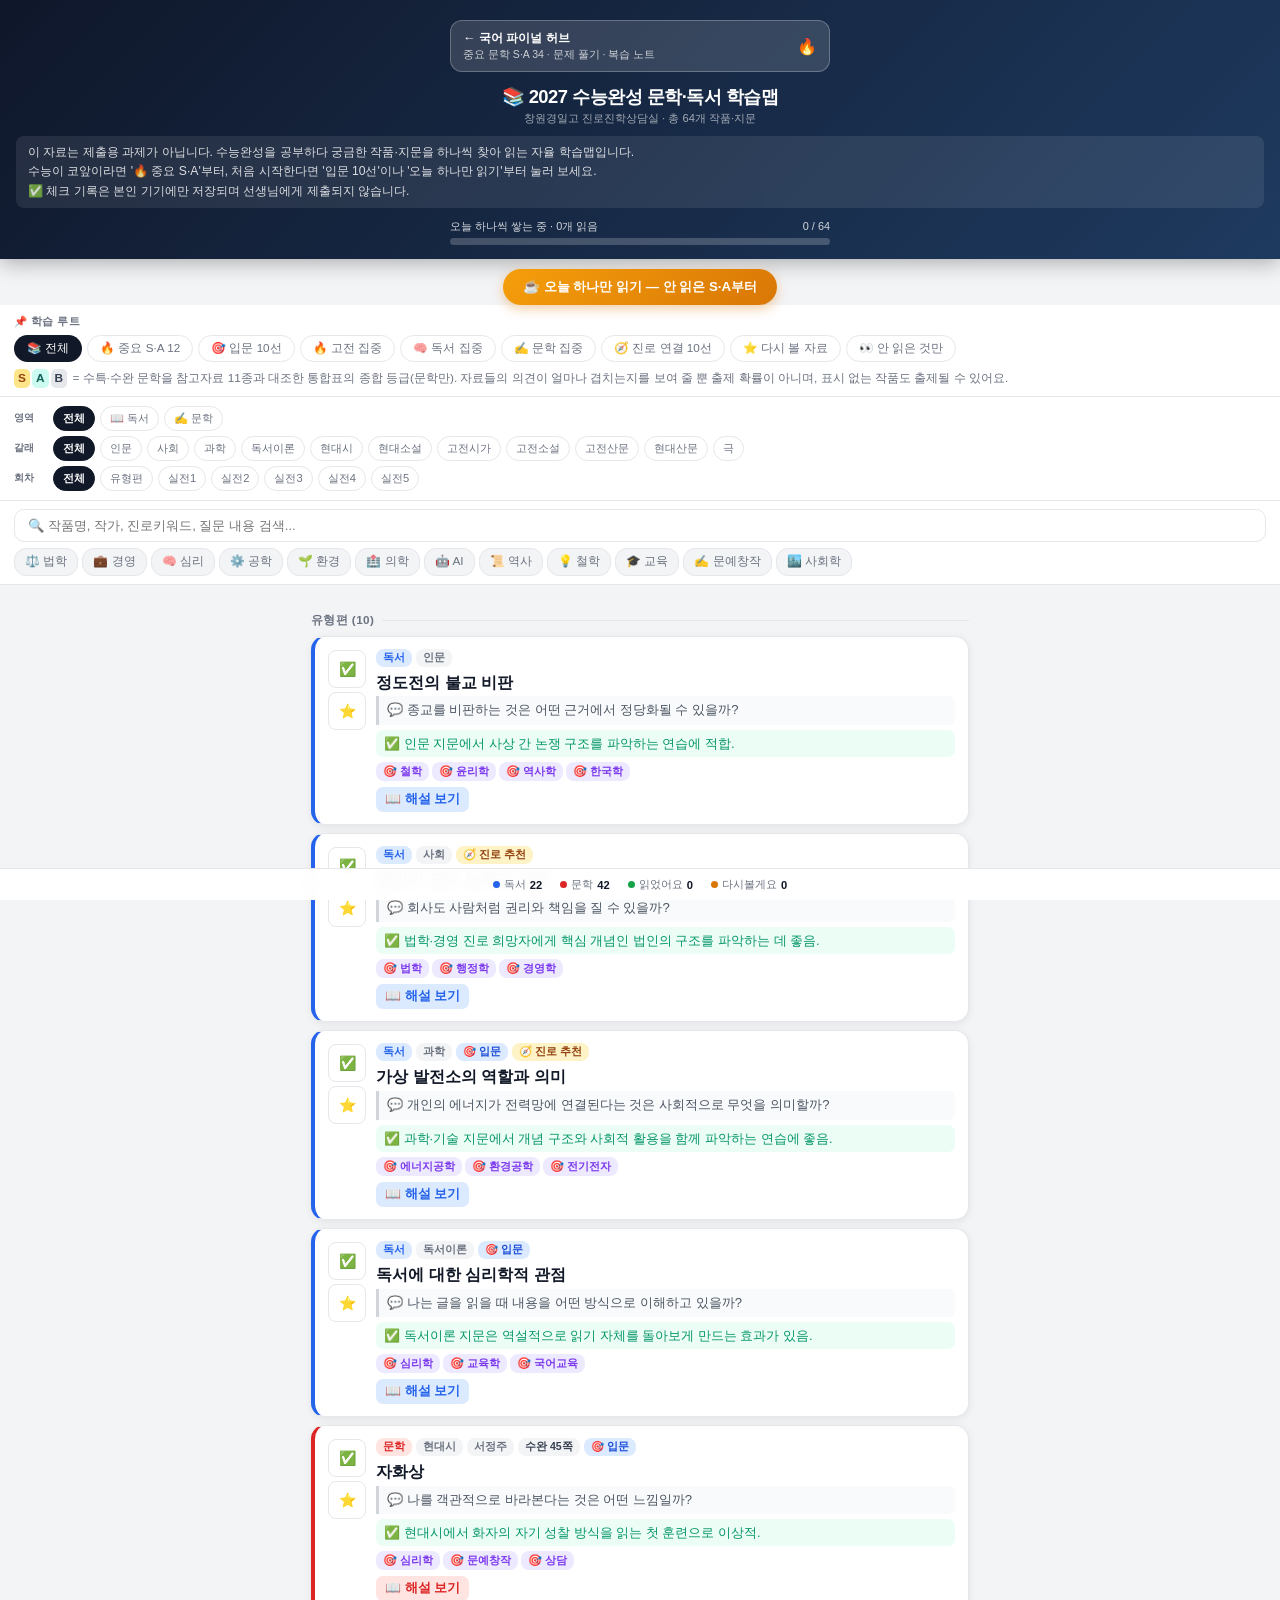
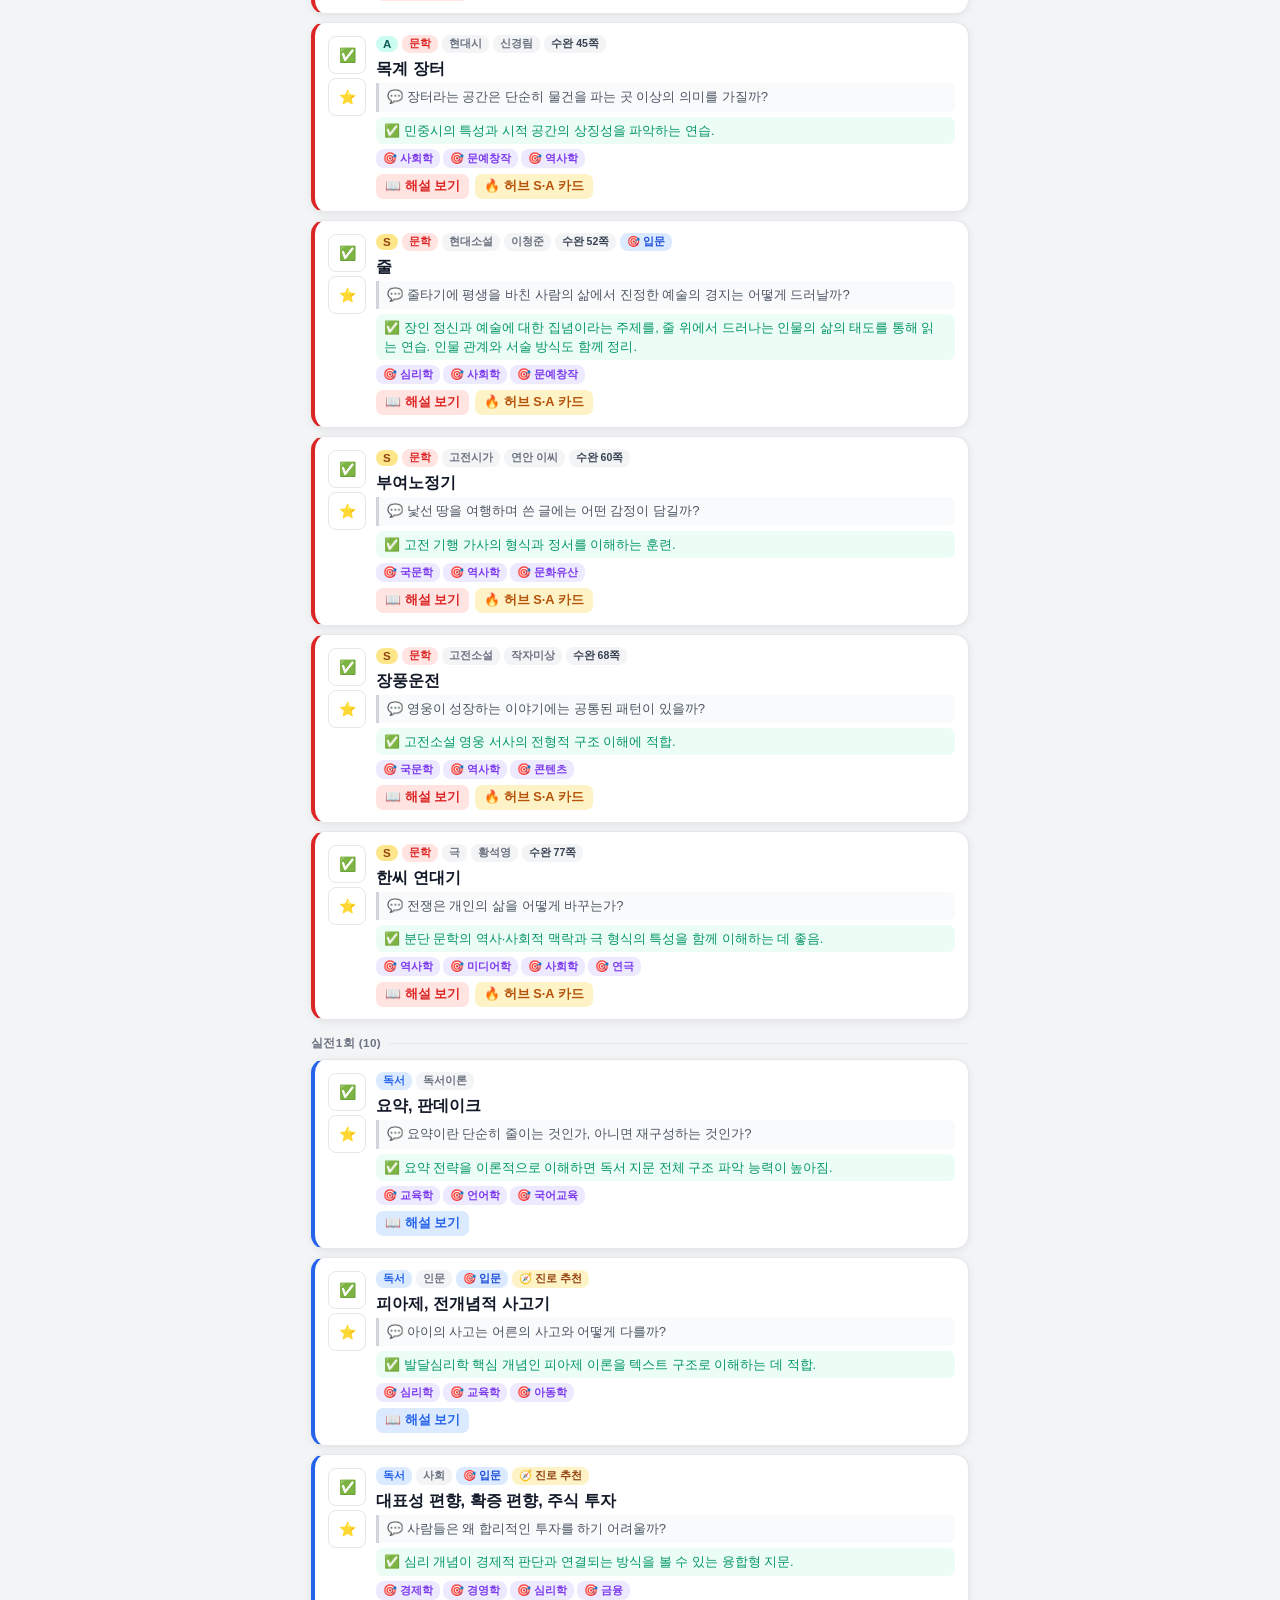
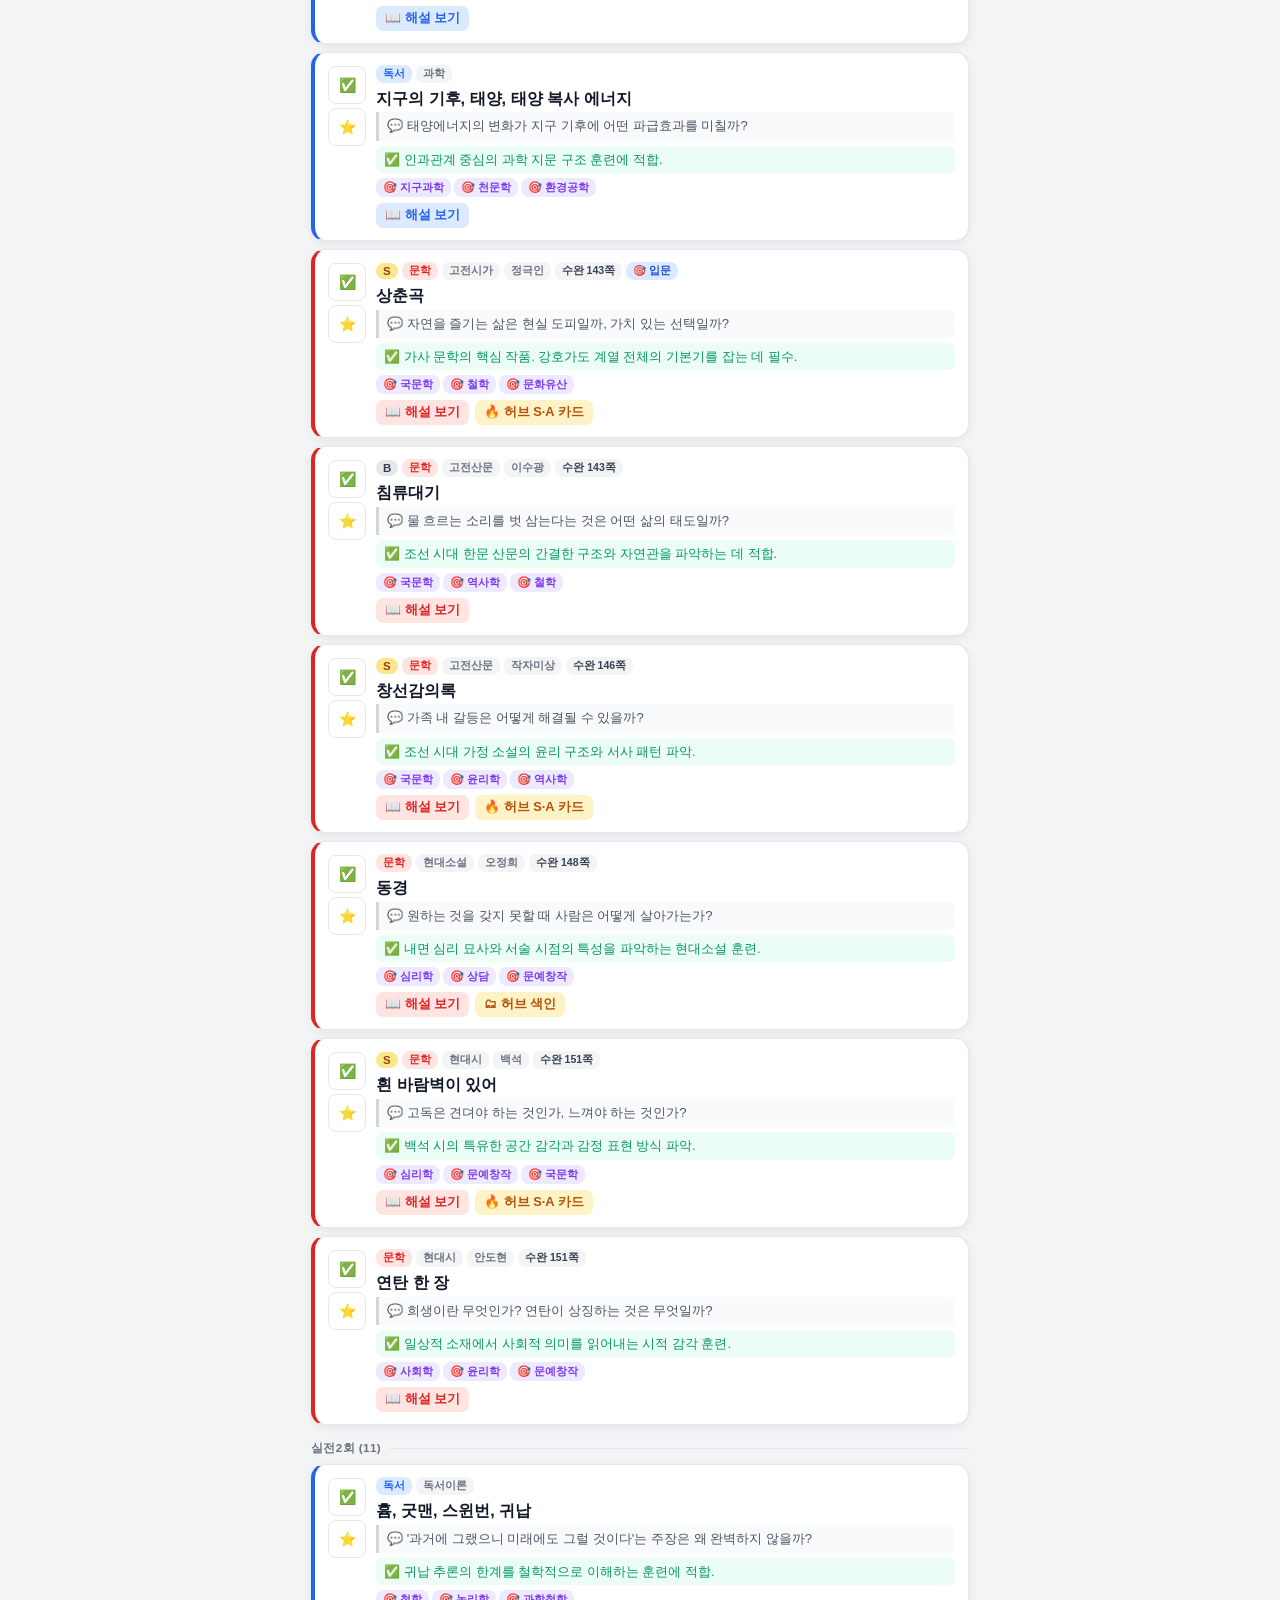
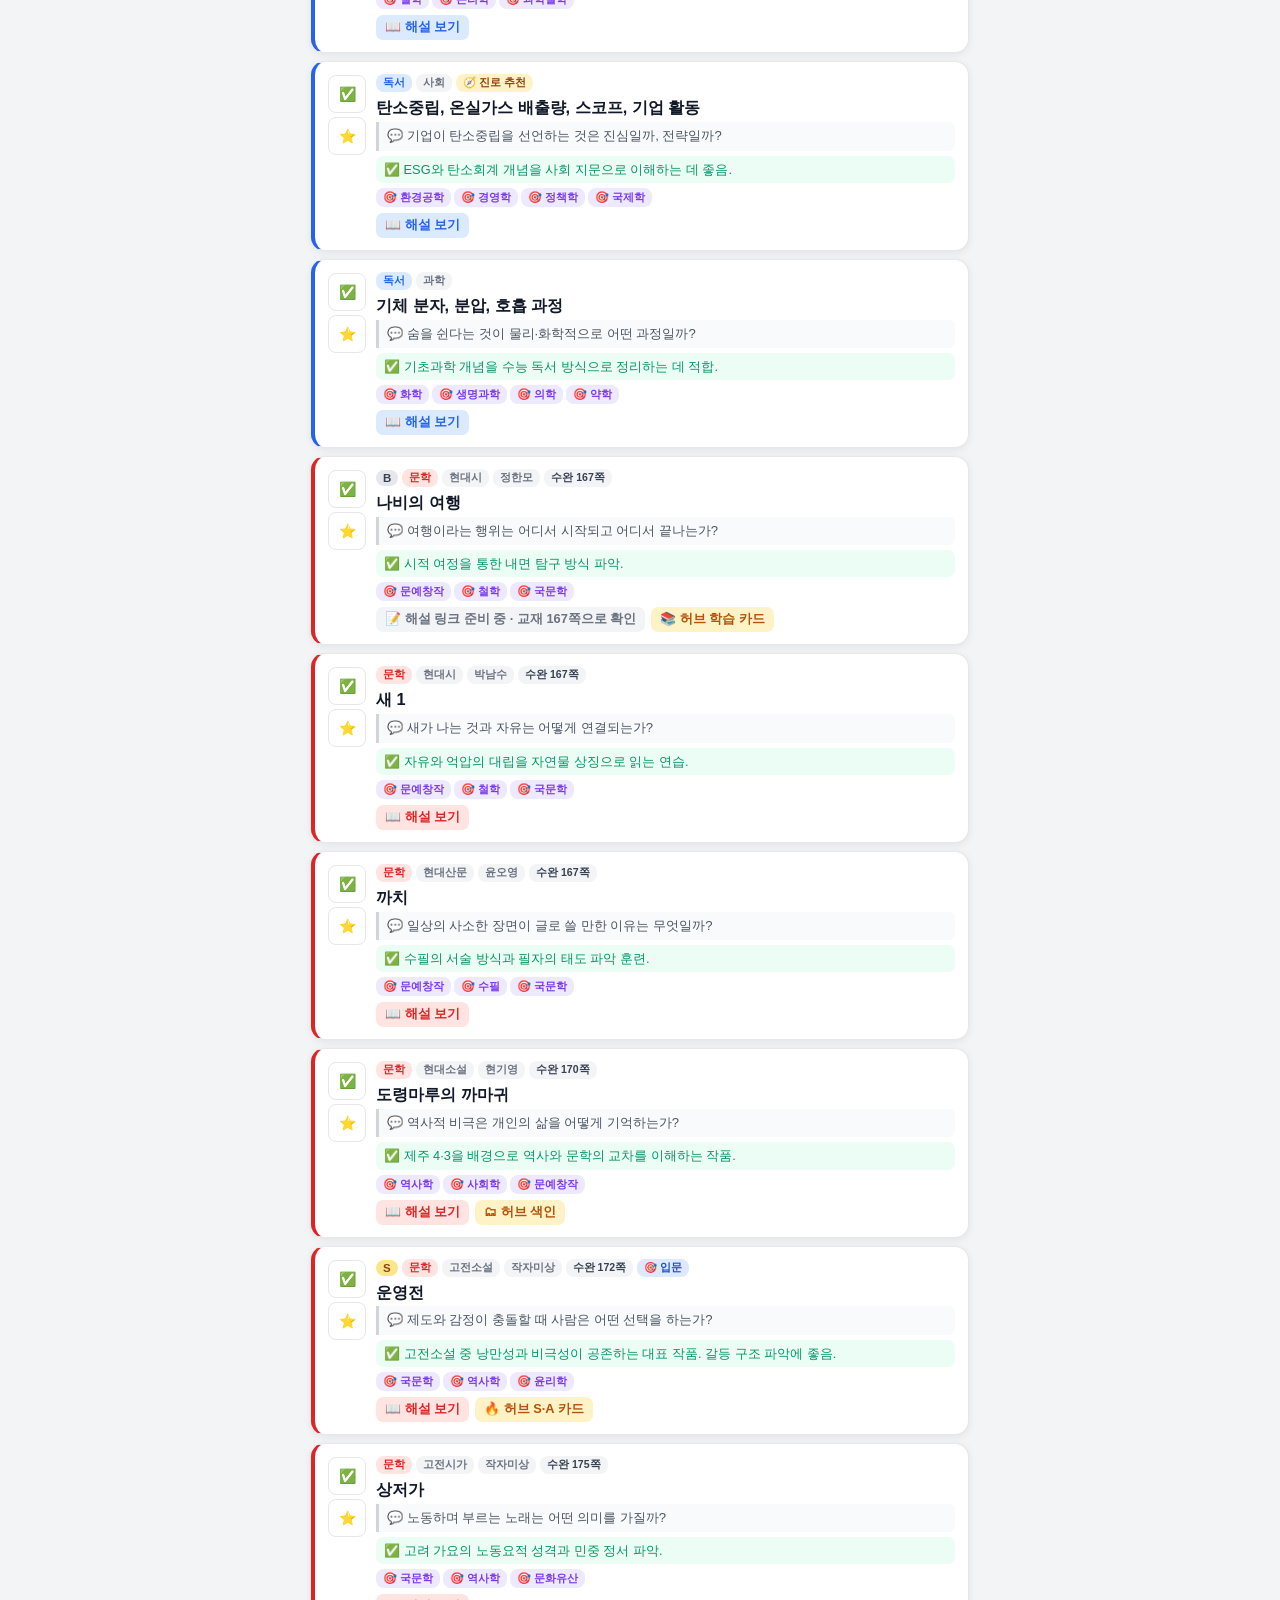
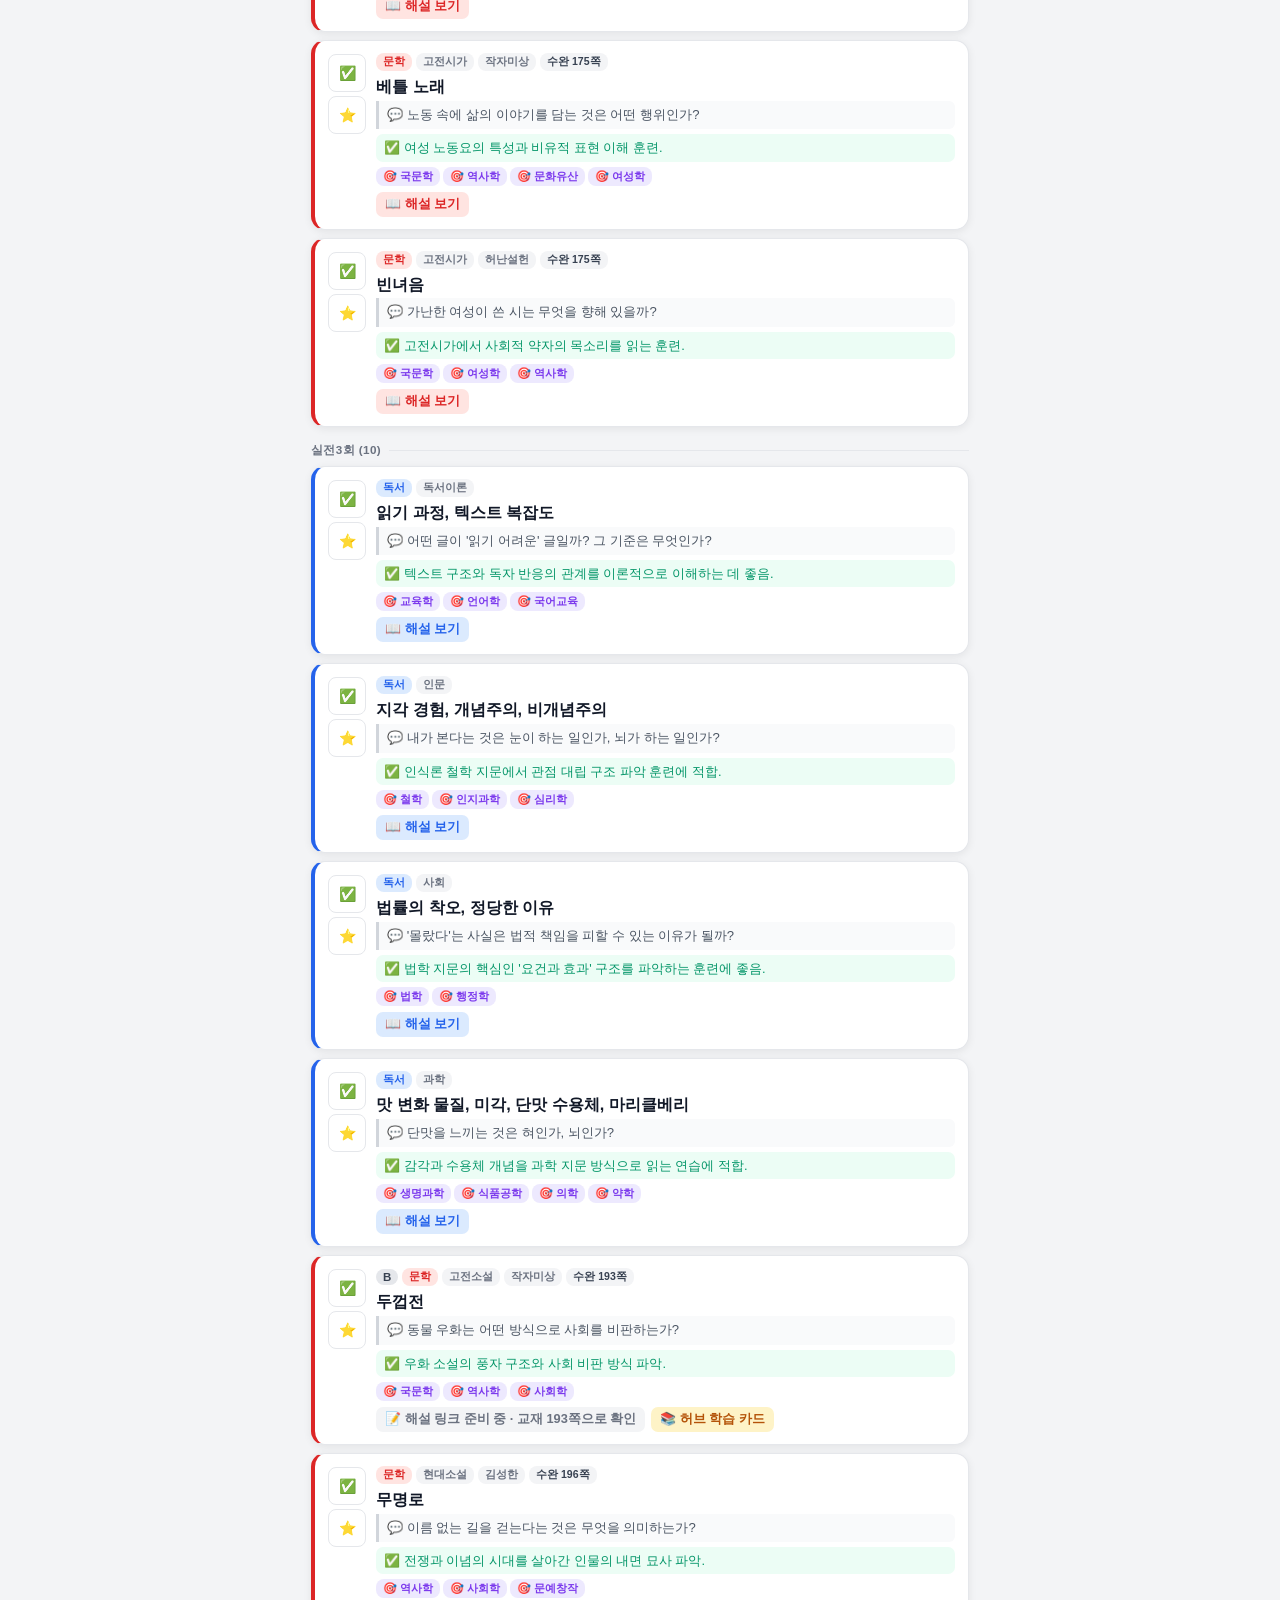
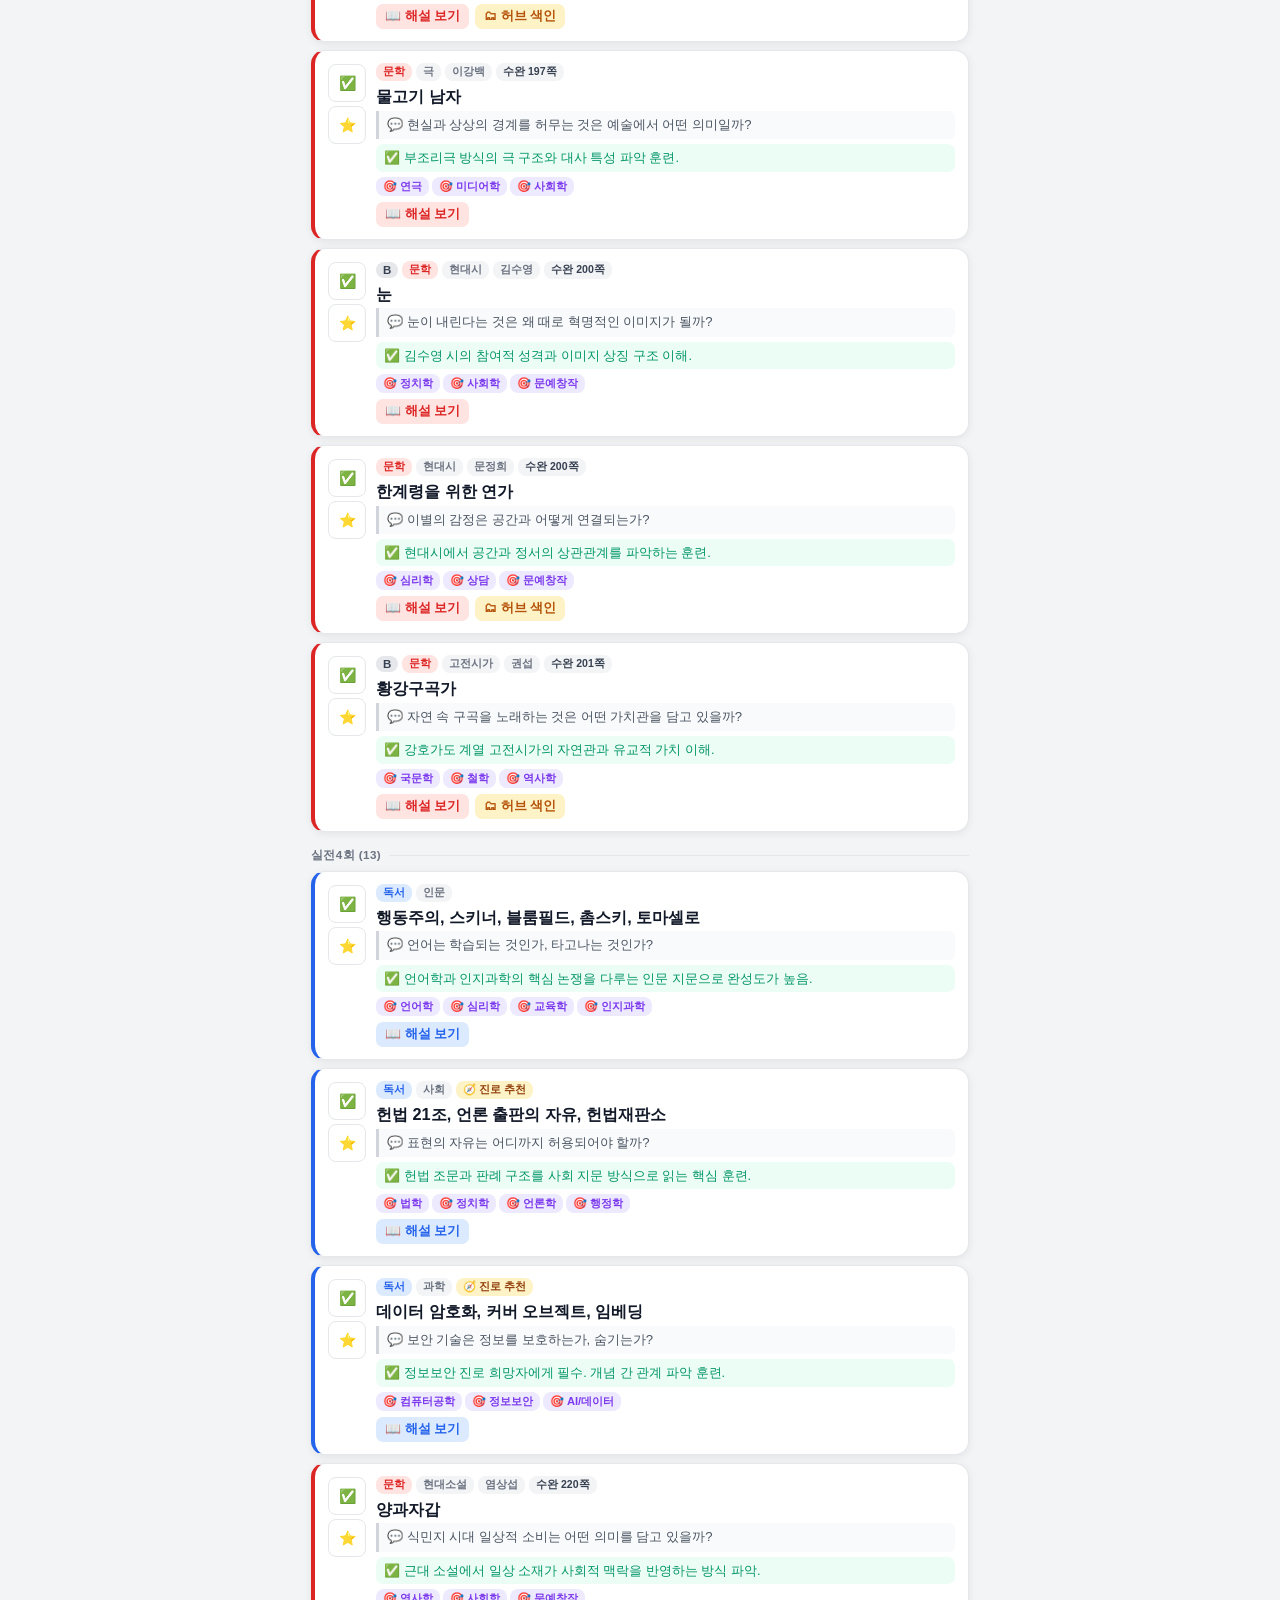
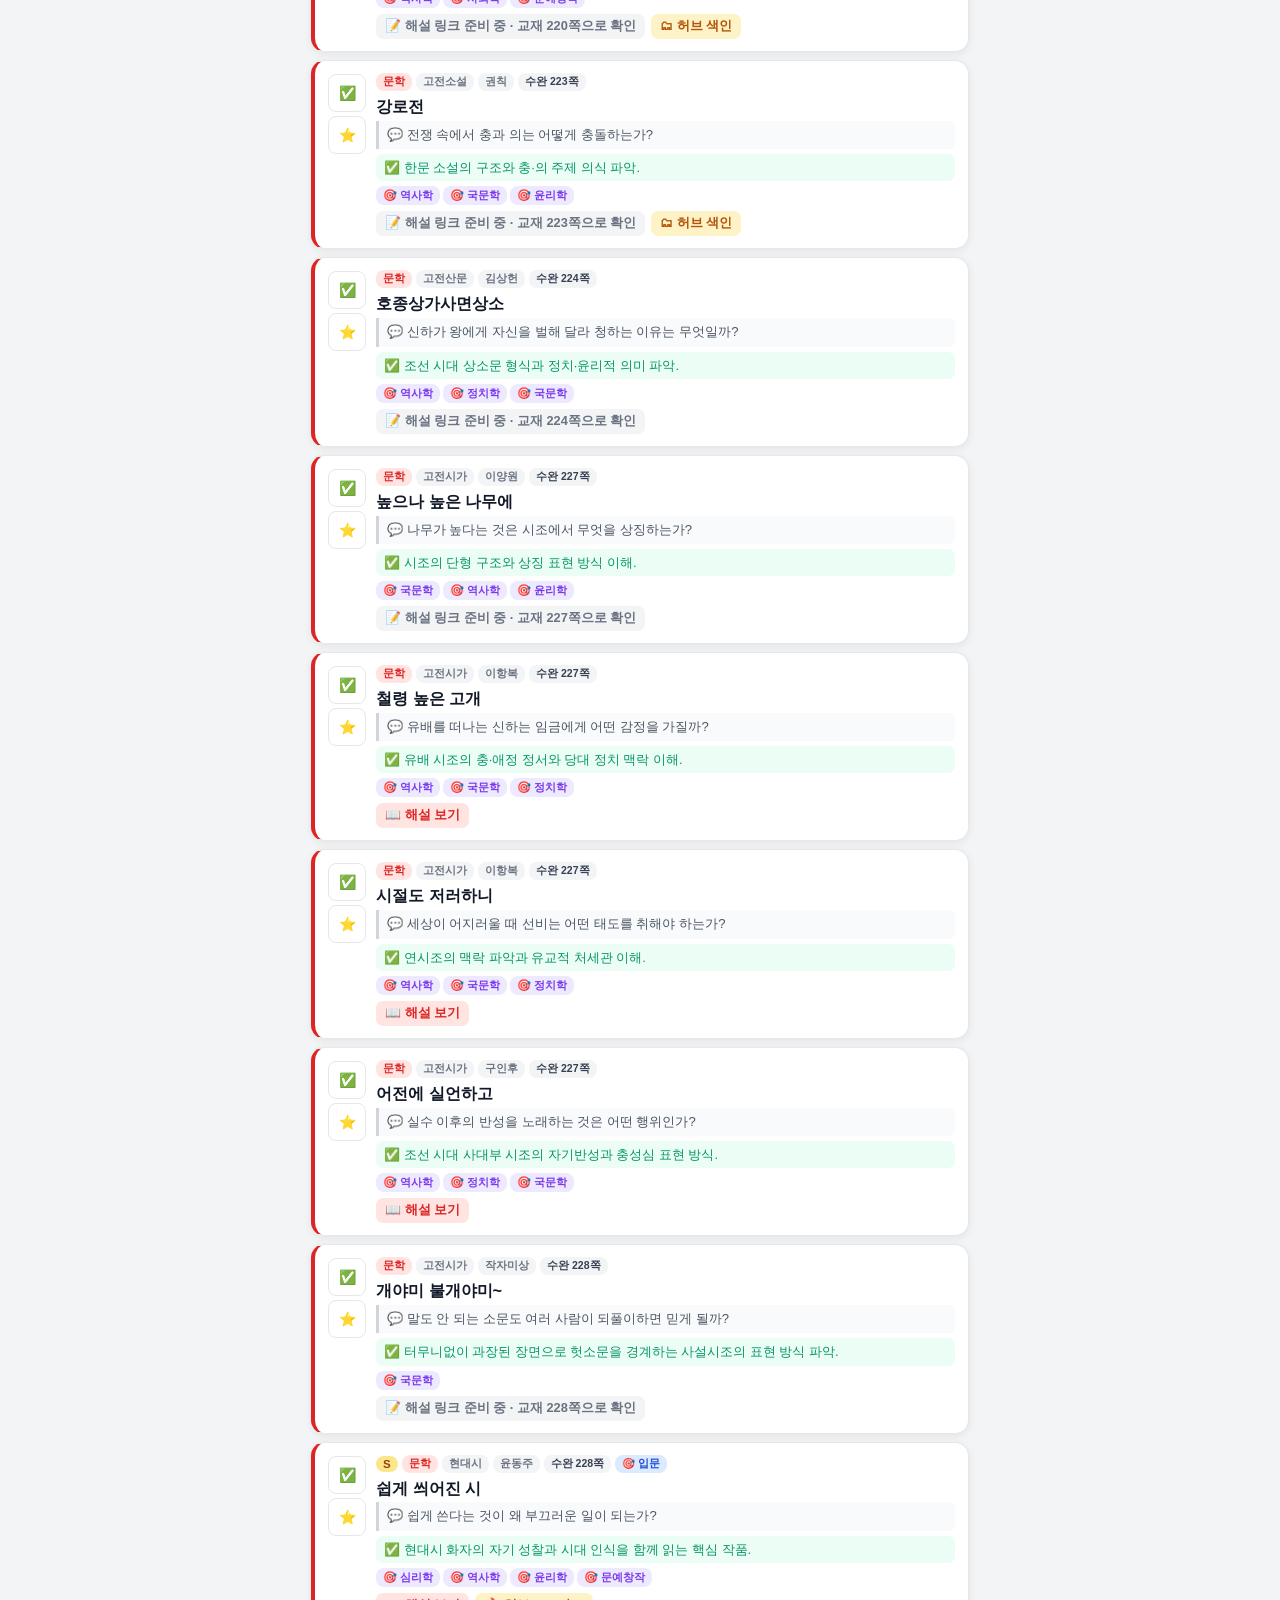
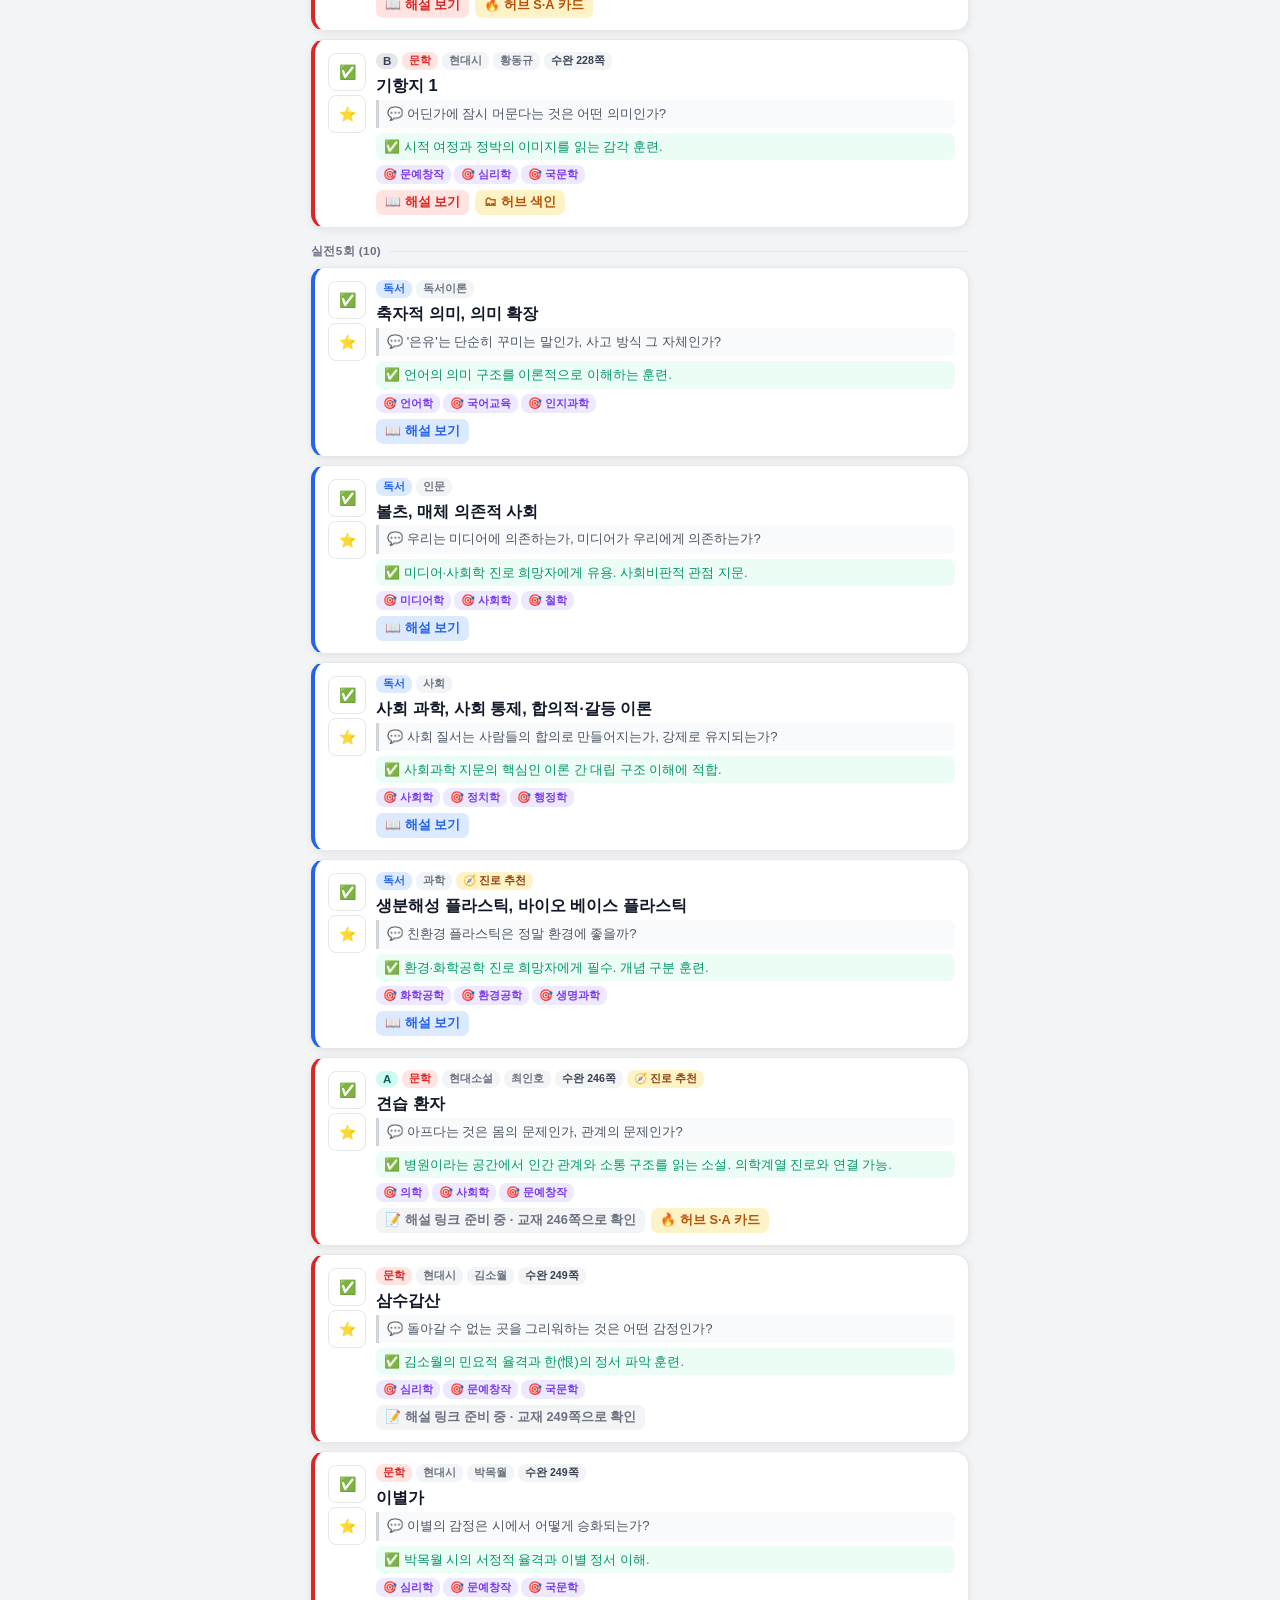
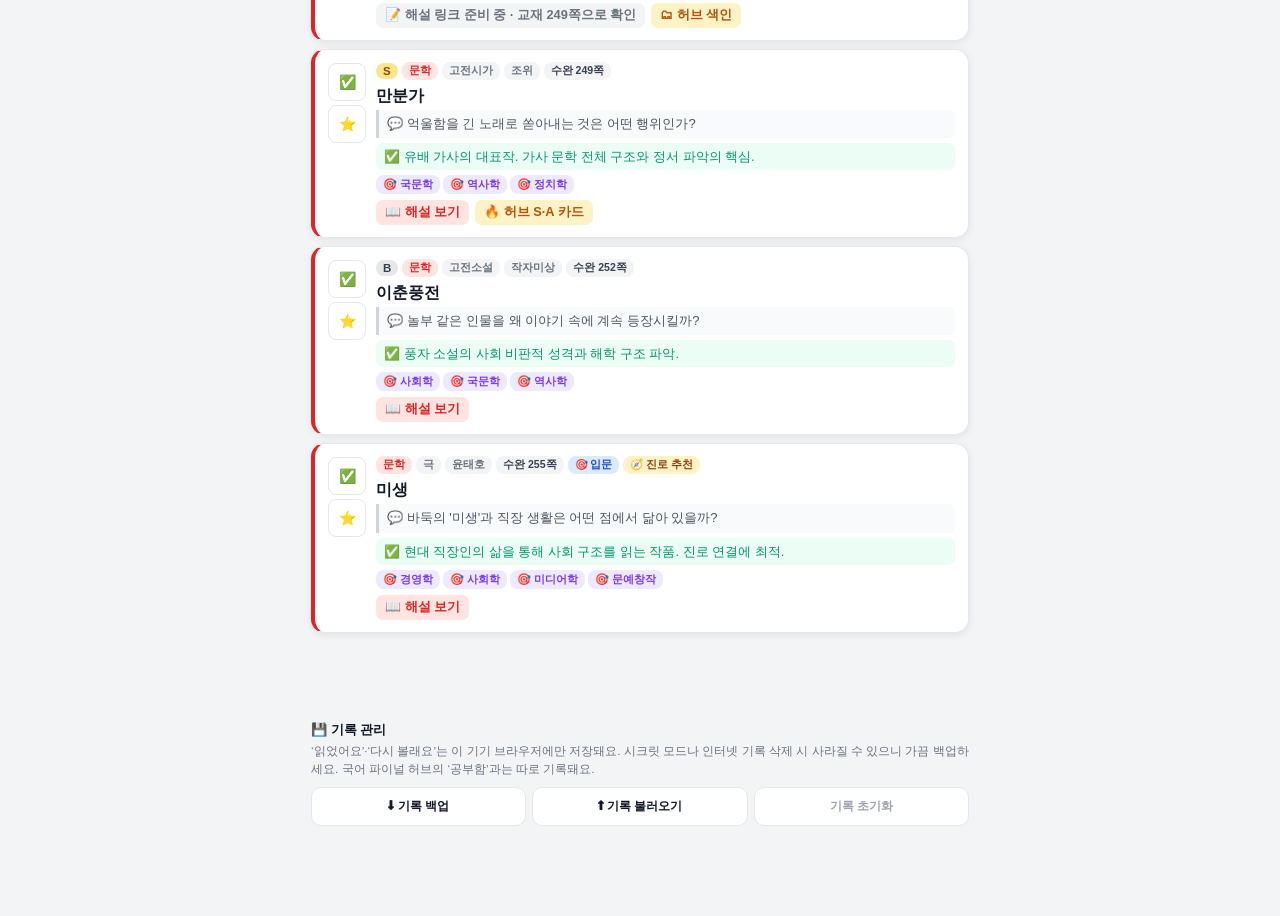
<file: suwan-korean-2027.html>
<!DOCTYPE html>
<html lang="ko">
<head>
<meta charset="UTF-8">
<meta name="viewport" content="width=device-width, initial-scale=1.0">
<title>2027 수능완성 문학·독서 학습맵</title>
<style>
:root{
  --ra:#2563EB;--rl:#DBEAFE;
  --la:#DC2626;--ll:#FFE4E1;
  --bg:#F3F4F6;--cb:#FFFFFF;
  --tx:#111827;--su:#6B7280;
  --bd:#E5E7EB;--gr:#16A34A;--gl:#DCFCE7;
  --st:#D97706;--sl:#FEF3C7;
  --pu:#7C3AED;--pl:#EDE9FE;
  --sh:0 2px 8px rgba(0,0,0,.07);
}
*{box-sizing:border-box;margin:0;padding:0;}
body{font-family:'Apple SD Gothic Neo','Malgun Gothic','Noto Sans KR',sans-serif;background:var(--bg);color:var(--tx);min-height:100vh;}

/* HEADER */
.hd{background:linear-gradient(135deg,#0F172A,#1E3A5F);color:#fff;padding:20px 16px 14px;text-align:center;box-shadow:0 4px 20px rgba(0,0,0,.3);}
.hd-title{font-size:1.15rem;font-weight:800;letter-spacing:-.5px;margin-bottom:2px;}
.hd-sub{font-size:.7rem;opacity:.6;margin-bottom:10px;}
/* 안내 문구 */
.hd-notice{font-size:.76rem;background:rgba(255,255,255,.1);border-radius:8px;padding:7px 12px;margin-bottom:12px;line-height:1.6;opacity:.85;text-align:left;}
/* 진행바 */
.pg-wrap{max-width:380px;margin:0 auto;}
.pg-top{display:flex;justify-content:space-between;font-size:.68rem;opacity:.8;margin-bottom:4px;}
.pg-bg{background:rgba(255,255,255,.2);border-radius:10px;height:7px;overflow:hidden;}
.pg-fill{height:100%;background:linear-gradient(90deg,#34D399,#10B981);border-radius:10px;transition:width .4s;}

/* 오늘 하나만 */
.today-wrap{padding:10px 14px 0;text-align:center;}
.today-btn{display:inline-flex;align-items:center;gap:6px;background:linear-gradient(135deg,#F59E0B,#D97706);color:#fff;border:none;border-radius:30px;padding:9px 20px;font-size:.83rem;font-weight:700;cursor:pointer;font-family:inherit;box-shadow:0 4px 12px rgba(217,119,6,.35);transition:transform .15s;}
.today-btn:hover{transform:translateY(-1px);}

/* 루트 탭 */
.route-sec{background:#fff;padding:10px 14px 8px;border-bottom:1px solid var(--bd);}
.sec-label{font-size:.66rem;color:var(--su);font-weight:700;letter-spacing:.5px;margin-bottom:6px;text-transform:uppercase;}
.route-row{display:flex;gap:5px;flex-wrap:wrap;}
.rb{padding:5px 12px;border-radius:20px;border:1.5px solid var(--bd);background:#fff;font-size:.73rem;cursor:pointer;font-family:inherit;color:var(--su);transition:all .15s;white-space:nowrap;}
.rb:hover{border-color:#9CA3AF;color:var(--tx);}
.rb.ac{color:#fff;border-color:transparent;}
.rb-all.ac{background:#111827;}
.rb-intro.ac{background:#2563EB;}
.rb-classic.ac{background:#DC2626;}
.rb-reading.ac{background:#059669;}
.rb-lit.ac{background:#7C3AED;}
.rb-career.ac{background:#D97706;}
.rb-star.ac{background:#D97706;}
.rb-reset{color:#9CA3AF;border-color:#E5E7EB;font-size:.68rem;margin-left:auto;}
.rb-reset:hover{border-color:var(--la);color:var(--la);}

/* 루트 진행률 */
.rp-wrap{padding:8px 14px;background:#fff;border-bottom:1px solid var(--bd);display:none;}
.rp-wrap.vis{display:block;}
.rp-title{font-size:.7rem;font-weight:700;color:var(--su);margin-bottom:5px;}
.rp-bg{background:#F3F4F6;border-radius:10px;height:7px;overflow:hidden;}
.rp-fill{height:100%;background:linear-gradient(90deg,#60A5FA,#2563EB);border-radius:10px;transition:width .4s;}
.rp-lbl{font-size:.66rem;color:var(--su);margin-top:3px;}

/* 세부 필터 */
.filter-sec{background:#fff;border-bottom:1px solid var(--bd);padding:9px 14px;}
.frow{display:flex;gap:5px;flex-wrap:wrap;margin-bottom:5px;}
.frow:last-child{margin-bottom:0;}
.flb{font-size:.65rem;color:var(--su);font-weight:700;text-transform:uppercase;align-self:center;min-width:34px;}
.fb{padding:4px 9px;border-radius:14px;border:1.5px solid var(--bd);background:#fff;font-size:.7rem;cursor:pointer;font-family:inherit;color:var(--su);transition:all .15s;white-space:nowrap;}
.fb:hover{border-color:#9CA3AF;color:var(--tx);}
.fb.fa{background:#111827;border-color:#111827;color:#fff;font-weight:600;}
.fb.fr{background:#2563EB;border-color:#2563EB;color:#fff;font-weight:600;}
.fb.fl{background:#DC2626;border-color:#DC2626;color:#fff;font-weight:600;}
.fb.fv{background:#7C3AED;border-color:#7C3AED;color:#fff;font-weight:600;}

/* 검색 */
.search-sec{padding:8px 14px;background:#fff;border-bottom:1px solid var(--bd);}
.si{width:100%;padding:8px 13px;border:1.5px solid var(--bd);border-radius:10px;font-size:.82rem;font-family:inherit;color:var(--tx);outline:none;transition:border-color .15s;}
.si:focus{border-color:var(--ra);}
.chip-row{display:flex;gap:4px;flex-wrap:wrap;margin-top:6px;}
.chip{padding:5px 10px;border-radius:12px;background:#F3F4F6;border:1px solid var(--bd);font-size:.74rem;color:var(--su);cursor:pointer;transition:all .15s;}
.chip:hover{background:#E5E7EB;color:var(--tx);}

/* 메인 */
.main{max-width:680px;margin:0 auto;padding:12px 11px 80px;}
.sec-hd{display:flex;align-items:center;gap:8px;margin:16px 0 8px;}
.sec-hd-t{font-size:.73rem;font-weight:700;color:var(--su);letter-spacing:.4px;text-transform:uppercase;white-space:nowrap;}
.sec-div{flex:1;height:1px;background:var(--bd);}

/* 카드 */
.card{background:var(--cb);border-radius:14px;border:1.5px solid var(--bd);padding:12px 13px;margin-bottom:8px;box-shadow:var(--sh);transition:box-shadow .15s;display:flex;gap:10px;align-items:flex-start;}
.card:hover{box-shadow:0 4px 16px rgba(0,0,0,.1);}
.card.rc{border-left:4px solid var(--ra);}
.card.lc{border-left:4px solid var(--la);}
.card.dc{border-color:var(--gr);background:var(--gl);}
.card.dc.rc,.card.dc.lc{border-left-color:var(--gr);}
.card.sc{border-color:var(--st)!important;background:var(--sl);}

/* 버튼 열 */
.cc{display:flex;flex-direction:column;gap:4px;flex-shrink:0;margin-top:1px;}
.cbtn{width:34px;height:34px;border-radius:8px;border:1.5px solid var(--bd);background:#fff;cursor:pointer;display:flex;align-items:center;justify-content:center;font-size:14px;transition:all .15s;}
.cbtn:hover{border-color:#9CA3AF;}
.cbtn.db{background:var(--gr);border-color:var(--gr);color:#fff;}
.cbtn.sb{background:var(--st);border-color:var(--st);color:#fff;}

/* 카드 본문 */
.cb{flex:1;min-width:0;}
.ct{display:flex;align-items:center;gap:4px;flex-wrap:wrap;margin-bottom:4px;}
.badge{font-size:.68rem;font-weight:700;padding:2px 7px;border-radius:8px;}
.br{background:var(--rl);color:var(--ra);}
.bl{background:var(--ll);color:var(--la);}
.bs{background:#F3F4F6;color:#6B7280;font-size:.66rem;}
.bi{background:var(--rl);color:#1D4ED8;font-size:.66rem;}
.card-title{font-size:1.02rem;font-weight:700;color:var(--tx);margin-bottom:3px;line-height:1.4;}
.pre-q{font-size:.82rem;color:#4B5563;background:#F9FAFB;border-left:3px solid #D1D5DB;padding:4px 8px;border-radius:0 6px 6px 0;margin-bottom:5px;line-height:1.55;}
.rec-reason{font-size:.8rem;color:#059669;background:#ECFDF5;padding:4px 8px;border-radius:7px;margin-bottom:5px;line-height:1.5;}
.ctags{display:flex;flex-wrap:wrap;gap:3px;margin-bottom:6px;}
.ctag{font-size:.7rem;background:var(--pl);color:var(--pu);padding:2px 7px;border-radius:8px;font-weight:600;}
.clink{display:inline-flex;align-items:center;gap:3px;font-size:.8rem;color:var(--ra);text-decoration:none;font-weight:600;padding:4px 9px;background:var(--rl);border-radius:7px;transition:background .15s;}
.clink:hover{background:#BFDBFE;}
.lc .clink{color:var(--la);background:var(--ll);}
.lc .clink:hover{background:#FECACA;}

/* 팝업 오버레이 */
.ov{display:none;position:fixed;inset:0;background:rgba(0,0,0,.5);z-index:300;align-items:center;justify-content:center;padding:16px;}
.ov.show{display:flex;}
.popup{background:#fff;border-radius:20px;padding:24px 20px;max-width:360px;width:100%;text-align:center;box-shadow:0 20px 60px rgba(0,0,0,.3);}
.popup .emo{font-size:2.2rem;margin-bottom:10px;}
.popup h3{font-size:.95rem;font-weight:800;margin-bottom:4px;line-height:1.4;}
.pop-domain{font-size:.7rem;color:var(--su);margin-bottom:10px;}
.pop-q{font-size:.75rem;color:#374151;background:#F9FAFB;border-left:3px solid var(--ra);padding:7px 10px;border-radius:0 8px 8px 0;margin-bottom:10px;text-align:left;line-height:1.6;}
.pop-reason{font-size:.71rem;color:#059669;background:#ECFDF5;padding:5px 10px;border-radius:8px;margin-bottom:14px;text-align:left;line-height:1.5;}
.pop-link{display:block;background:var(--ra);color:#fff;text-decoration:none;padding:10px;border-radius:11px;font-weight:700;font-size:.83rem;margin-bottom:8px;}
.pop-btns{display:flex;gap:6px;}
.pop-btn{flex:1;padding:8px;border-radius:9px;border:1.5px solid var(--bd);background:#fff;font-family:inherit;font-size:.75rem;cursor:pointer;color:var(--su);}
.pop-btn:hover{background:#F3F4F6;}
.pop-btn.green{background:var(--gr);color:#fff;border-color:var(--gr);font-weight:700;}
.pop-btn.green:hover{background:#15803D;}

/* 토스트 */
.toast{position:fixed;bottom:76px;left:50%;transform:translateX(-50%) translateY(16px);background:#111827;color:#fff;padding:9px 18px;border-radius:28px;font-size:.78rem;font-weight:600;opacity:0;transition:all .3s;z-index:500;white-space:nowrap;pointer-events:none;}
.toast.show{opacity:1;transform:translateX(-50%) translateY(0);}

/* 하단 통계 */
.footer{position:fixed;bottom:0;left:0;right:0;background:rgba(255,255,255,.96);backdrop-filter:blur(8px);border-top:1px solid var(--bd);padding:8px 20px;display:flex;justify-content:center;gap:18px;font-size:.7rem;color:var(--su);z-index:200;}
.si-item{display:flex;align-items:center;gap:4px;}
.sdot{width:7px;height:7px;border-radius:50%;}
.sdot.r{background:var(--ra);}
.sdot.l{background:var(--la);}
.sdot.d{background:var(--gr);}
.sdot.s{background:var(--st);}
.snum{font-weight:700;color:var(--tx);}

.empty{text-align:center;padding:50px 20px;color:var(--su);font-size:.86rem;}

/* ── 2026-11 보강: 허브 연결 · 중요도 배지 · 해설 준비 중 ── */
.hub-link{display:flex;align-items:center;justify-content:space-between;gap:8px;max-width:380px;margin:0 auto 12px;background:rgba(255,255,255,.14);border:1px solid rgba(255,255,255,.25);color:#fff;text-decoration:none;border-radius:12px;padding:9px 12px;font-size:.78rem;font-weight:700;text-align:left;}
.hub-link small{display:block;font-weight:500;opacity:.75;font-size:.66rem;margin-top:1px;}
.hub-link b{font-size:1rem;}
.rb-top.ac{background:linear-gradient(135deg,#F59E0B,#DC2626);}
.legend{font-size:.74rem;color:var(--su);margin-top:7px;line-height:1.55;}
.legend .g{display:inline-block;min-width:16px;text-align:center;font-weight:800;border-radius:5px;padding:0 4px;margin-right:2px;}
.gS{background:#FDE68A;color:#92400E;}
.gA{background:#CCFBF1;color:#115E59;}
.gB{background:#E5E7EB;color:#374151;}
.badge.gS,.badge.gA,.badge.gB{font-size:.72rem;}
.bc{background:#FEF3C7;color:#92400E;font-size:.66rem;}
.bpg{background:#F3F4F6;color:#374151;font-size:.66rem;}
.clink.dis{color:#6B7280!important;background:#F3F4F6!important;cursor:default;font-weight:600;}
.pop-link.dis{background:#E5E7EB;color:#4B5563;pointer-events:none;}
.card.flash{animation:flash 2.4s ease;}
@keyframes flash{0%,45%{box-shadow:0 0 0 4px #F59E0B;}100%{box-shadow:var(--sh);}}
.cbtn{width:38px;height:38px;}
.lrow{display:flex;flex-wrap:wrap;gap:6px;}
.clink.hubl{color:#B45309;background:#FEF3C7;}
.rb-unread.ac{background:#0F766E;}
.notice{display:none;max-width:680px;margin:10px auto 0;padding:10px 12px;border-radius:10px;background:#FEF2F2;color:#991B1B;font-size:.8rem;line-height:1.5;}
.manage{max-width:680px;margin:0 auto 90px;padding:0 11px;}
.mg-t{font-size:.82rem;font-weight:800;color:var(--tx);margin-bottom:8px;}
.mg-t span{display:block;font-weight:500;color:var(--su);font-size:.74rem;margin-top:3px;line-height:1.55;}
.mg-b{display:flex;gap:6px;flex-wrap:wrap;}
.mg-b button,.mg-b label{flex:1;min-width:30%;text-align:center;padding:10px 6px;border-radius:10px;border:1.5px solid var(--bd);background:#fff;font-family:inherit;font-size:.78rem;font-weight:700;color:var(--tx);cursor:pointer;}
.mg-b .danger{color:#9CA3AF;font-weight:600;}
.pop-why{font-size:.72rem;color:var(--su);margin:-4px 0 8px;}
.pop-mode{width:100%;margin-bottom:8px;padding:8px;border-radius:9px;border:1.5px dashed var(--bd);background:#fff;font-family:inherit;font-size:.76rem;color:var(--tx);cursor:pointer;}

@media(max-width:480px){
  .hd{padding:16px 13px 12px;}
  .hd-title{font-size:1rem;}
  .card{padding:10px 11px;}
  .cbtn{width:36px;height:36px;font-size:14px;}
}
</style>
</head>
<body>

<!-- HEADER -->
<div class="hd">
  <a class="hub-link" href="https://mathlhk15-glitch.github.io/final-2027-korean/#/ebs" onclick="keepMapPos()"><span>← 국어 파이널 허브<small>중요 문학 S·A 34 · 문제 풀기 · 복습 노트</small></span><b>🔥</b></a>
  <div class="hd-title">📚 2027 수능완성 문학·독서 학습맵</div>
  <div class="hd-sub">창원경일고 진로진학상담실 · 총 <span id="hd-total">64</span>개 작품·지문</div>
  <div class="hd-notice">
    이 자료는 제출용 과제가 아닙니다. 수능완성을 공부하다 궁금한 작품·지문을 하나씩 찾아 읽는 자율 학습맵입니다.<br>
    수능이 코앞이라면 '🔥 중요 S·A'부터, 처음 시작한다면 '입문 10선'이나 '오늘 하나만 읽기'부터 눌러 보세요.<br>
    ✅ 체크 기록은 본인 기기에만 저장되며 선생님에게 제출되지 않습니다.
  </div>
  <div class="pg-wrap">
    <div class="pg-top">
      <span id="pg-txt">오늘 하나씩 쌓는 중 · 0개 읽음</span>
      <span id="pg-pct">0 / 64</span>
    </div>
    <div class="pg-bg"><div class="pg-fill" id="pg-bar"></div></div>
  </div>
</div>

<!-- 오늘 하나만 -->
<div class="today-wrap">
  <button class="today-btn" onclick="showToday()">☕ 오늘 하나만 읽기 — 안 읽은 S·A부터</button>
</div>

<!-- 루트 탭 -->
<div class="route-sec">
  <div class="sec-label">📌 학습 루트</div>
  <div class="route-row">
    <button class="rb rb-all ac" onclick="setRoute('all',this)">📚 전체</button>
    <button class="rb rb-top" id="rb-top" onclick="setRoute('top',this)">🔥 중요 S·A</button>
    <button class="rb rb-intro" onclick="setRoute('intro',this)">🎯 입문 10선</button>
    <button class="rb rb-classic" onclick="setRoute('classic',this)">🔥 고전 집중</button>
    <button class="rb rb-reading" onclick="setRoute('reading',this)">🧠 독서 집중</button>
    <button class="rb rb-lit" onclick="setRoute('lit',this)">✍️ 문학 집중</button>
    <button class="rb rb-career" onclick="setRoute('career',this)">🧭 진로 연결 10선</button>
    <button class="rb rb-star" onclick="setRoute('star',this)">⭐ 다시 볼 자료</button>
    <button class="rb rb-unread" id="rb-unread" onclick="toggleUnread()">👀 안 읽은 것만</button>
  </div>
  <div class="legend"><span class="g gS">S</span><span class="g gA">A</span><span class="g gB">B</span> = 수특·수완 문학을 참고자료 11종과 대조한 통합표의 종합 등급(문학만). 자료들의 의견이 얼마나 겹치는지를 보여 줄 뿐 출제 확률이 아니며, 표시 없는 작품도 출제될 수 있어요.</div>
</div>

<!-- 루트 진행률 -->
<div class="rp-wrap" id="rpWrap">
  <div class="rp-title" id="rpTitle"></div>
  <div class="rp-bg"><div class="rp-fill" id="rpBar"></div></div>
  <div class="rp-lbl" id="rpLbl"></div>
</div>

<!-- 세부 필터 -->
<div class="filter-sec">
  <div class="frow">
    <span class="flb">영역</span>
    <button class="fb fa" onclick="setSub('domain','all',this)">전체</button>
    <button class="fb" onclick="setSub('domain','독서',this)">📖 독서</button>
    <button class="fb" onclick="setSub('domain','문학',this)">✍️ 문학</button>
  </div>
  <div class="frow">
    <span class="flb">갈래</span>
    <button class="fb fa" onclick="setSub('sub','all',this)">전체</button>
    <button class="fb" onclick="setSub('sub','인문',this)">인문</button>
    <button class="fb" onclick="setSub('sub','사회',this)">사회</button>
    <button class="fb" onclick="setSub('sub','과학',this)">과학</button>
    <button class="fb" onclick="setSub('sub','독서이론',this)">독서이론</button>
    <button class="fb" onclick="setSub('sub','현대시',this)">현대시</button>
    <button class="fb" onclick="setSub('sub','현대소설',this)">현대소설</button>
    <button class="fb" onclick="setSub('sub','고전시가',this)">고전시가</button>
    <button class="fb" onclick="setSub('sub','고전소설',this)">고전소설</button>
    <button class="fb" onclick="setSub('sub','고전산문',this)">고전산문</button>
    <button class="fb" onclick="setSub('sub','현대산문',this)">현대산문</button>
    <button class="fb" onclick="setSub('sub','극',this)">극</button>
  </div>
  <div class="frow">
    <span class="flb">회차</span>
    <button class="fb fa" onclick="setSub('round','all',this)">전체</button>
    <button class="fb" onclick="setSub('round','유형편',this)">유형편</button>
    <button class="fb" onclick="setSub('round','실전1회',this)">실전1</button>
    <button class="fb" onclick="setSub('round','실전2회',this)">실전2</button>
    <button class="fb" onclick="setSub('round','실전3회',this)">실전3</button>
    <button class="fb" onclick="setSub('round','실전4회',this)">실전4</button>
    <button class="fb" onclick="setSub('round','실전5회',this)">실전5</button>
  </div>
</div>

<!-- 검색 + 진로 칩 -->
<div class="search-sec">
  <input class="si" id="si" type="text" placeholder="🔍 작품명, 작가, 진로키워드, 질문 내용 검색..." oninput="render()">
  <div class="chip-row">
    <span class="chip" onclick="chipSearch('법학')">⚖️ 법학</span>
    <span class="chip" onclick="chipSearch('경영')">💼 경영</span>
    <span class="chip" onclick="chipSearch('심리')">🧠 심리</span>
    <span class="chip" onclick="chipSearch('공학')">⚙️ 공학</span>
    <span class="chip" onclick="chipSearch('환경')">🌱 환경</span>
    <span class="chip" onclick="chipSearch('의학')">🏥 의학</span>
    <span class="chip" onclick="chipSearch('AI')">🤖 AI</span>
    <span class="chip" onclick="chipSearch('역사')">📜 역사</span>
    <span class="chip" onclick="chipSearch('철학')">💡 철학</span>
    <span class="chip" onclick="chipSearch('교육')">🎓 교육</span>
    <span class="chip" onclick="chipSearch('문예창작')">✍️ 문예창작</span>
    <span class="chip" onclick="chipSearch('사회학')">🏙️ 사회학</span>
  </div>
</div>

<div class="notice" id="notice"></div>
<div class="main" id="cardContainer"></div>
<div class="manage">
  <div class="mg-t">💾 기록 관리 <span>‘읽었어요’·‘다시 볼래요’는 이 기기 브라우저에만 저장돼요. 시크릿 모드나 인터넷 기록 삭제 시 사라질 수 있으니 가끔 백업하세요. 국어 파이널 허브의 ‘공부함’과는 따로 기록돼요.</span></div>
  <div class="mg-b">
    <button onclick="exportData()">⬇ 기록 백업</button>
    <label>⬆ 기록 불러오기<input type="file" accept=".json,application/json" hidden onchange="importData(event)"></label>
    <button class="danger" onclick="resetProgress()">기록 초기화</button>
  </div>
</div>

<!-- 오늘 하나만 팝업 -->
<div class="ov" id="todayOv">
  <div class="popup">
    <div class="emo">☕</div>
    <h3 id="p-title"></h3>
    <div class="pop-domain" id="p-domain"></div>
    <div class="pop-q">💬 <span id="p-q"></span></div>
    <div class="pop-reason">✅ <span id="p-reason"></span></div>
    <a class="pop-link" id="p-link" target="_blank" rel="noopener">📖 해설 바로 보기</a>
    <div class="pop-why" id="p-why"></div>
    <button class="pop-mode" id="p-mode" onclick="toggleTodayMode()">🎲 전체에서 랜덤</button>
    <div class="pop-btns">
      <button class="pop-btn" onclick="closeToday()">닫기</button>
      <button class="pop-btn" onclick="shuffleToday()">🔀 다른 거</button>
      <button class="pop-btn green" onclick="doneFromToday()">✅ 읽었어요</button>
    </div>
  </div>
</div>

<div class="toast" id="toast"></div>

<!-- 하단 통계 -->
<div class="footer">
  <div class="si-item"><div class="sdot r"></div>독서 <span class="snum" id="s-r">22</span></div>
  <div class="si-item"><div class="sdot l"></div>문학 <span class="snum" id="s-l">42</span></div>
  <div class="si-item"><div class="sdot d"></div>읽었어요 <span class="snum" id="s-d">0</span></div>
  <div class="si-item"><div class="sdot s"></div>다시볼게요 <span class="snum" id="s-s">0</span></div>
</div>

<script>
// ── localStorage 키 (충돌 방지용 구체적 이름) ──
const KEY_DONE = 'cwgyeongil_2027_suwan_done_v3';
const KEY_STAR = 'cwgyeongil_2027_suwan_star_v3';

const ROUND_ORDER = ["유형편","실전1회","실전2회","실전3회","실전4회","실전5회"];

// ── 데이터 (64개 전체) ──
// n은 기록 저장 키이므로 절대 다시 매기지 않음. 새 항목은 뒤 번호(n64~)로 추가.
// pg: 수능완성 교재 쪽(문학), gr: 통합표 종합 등급 S/A/B(표시 없음은 생략)
// url "" = 해설 링크 준비 중(같은 글로 잘못 연결돼 있던 9개 포함)
const DATA = [
  // ── 독서 22개 ──
  {n:1, domain:"독서",sub:"인문",    author:"",         title:"정도전의 불교 비판",
   round:"유형편", intro:false,classic:false,careerPick:false,
   career:["철학","윤리학","역사학","한국학"],
   q:"종교를 비판하는 것은 어떤 근거에서 정당화될 수 있을까?",
   reason:"인문 지문에서 사상 간 논쟁 구조를 파악하는 연습에 적합.",
   url:"https://blog.naver.com/foredu0813/224310735163"},
  {n:2, domain:"독서",sub:"사회",    author:"",         title:"법인의 권리 능력과 유형",
   round:"유형편", intro:false,classic:false,careerPick:true,
   career:["법학","행정학","경영학"],
   q:"회사도 사람처럼 권리와 책임을 질 수 있을까?",
   reason:"법학·경영 진로 희망자에게 핵심 개념인 법인의 구조를 파악하는 데 좋음.",
   url:"https://blog.naver.com/foredu0813/224310741278"},
  {n:3, domain:"독서",sub:"과학",    author:"",         title:"가상 발전소의 역할과 의미",
   round:"유형편", intro:true, classic:false,careerPick:true,
   career:["에너지공학","환경공학","전기전자"],
   q:"개인의 에너지가 전력망에 연결된다는 것은 사회적으로 무엇을 의미할까?",
   reason:"과학·기술 지문에서 개념 구조와 사회적 활용을 함께 파악하는 연습에 좋음.",
   url:"https://blog.naver.com/foredu0813/224310742441"},
  {n:4, domain:"독서",sub:"독서이론",author:"",         title:"독서에 대한 심리학적 관점",
   round:"유형편", intro:true, classic:false,careerPick:false,
   career:["심리학","교육학","국어교육"],
   q:"나는 글을 읽을 때 내용을 어떤 방식으로 이해하고 있을까?",
   reason:"독서이론 지문은 역설적으로 읽기 자체를 돌아보게 만드는 효과가 있음.",
   url:"https://blog.naver.com/foredu0813/224310743470"},
  {n:5, domain:"독서",sub:"독서이론",author:"",         title:"요약, 판데이크",
   round:"실전1회",intro:false,classic:false,careerPick:false,
   career:["교육학","언어학","국어교육"],
   q:"요약이란 단순히 줄이는 것인가, 아니면 재구성하는 것인가?",
   reason:"요약 전략을 이론적으로 이해하면 독서 지문 전체 구조 파악 능력이 높아짐.",
   url:"https://blog.naver.com/foredu0813/224310789270"},
  {n:6, domain:"독서",sub:"인문",    author:"",         title:"피아제, 전개념적 사고기",
   round:"실전1회",intro:true, classic:false,careerPick:true,
   career:["심리학","교육학","아동학"],
   q:"아이의 사고는 어른의 사고와 어떻게 다를까?",
   reason:"발달심리학 핵심 개념인 피아제 이론을 텍스트 구조로 이해하는 데 적합.",
   url:"https://blog.naver.com/foredu0813/224310790078"},
  {n:7, domain:"독서",sub:"사회",    author:"",         title:"대표성 편향, 확증 편향, 주식 투자",
   round:"실전1회",intro:true, classic:false,careerPick:true,
   career:["경제학","경영학","심리학","금융"],
   q:"사람들은 왜 합리적인 투자를 하기 어려울까?",
   reason:"심리 개념이 경제적 판단과 연결되는 방식을 볼 수 있는 융합형 지문.",
   url:"https://blog.naver.com/foredu0813/224312451303"},
  {n:8, domain:"독서",sub:"과학",    author:"",         title:"지구의 기후, 태양, 태양 복사 에너지",
   round:"실전1회",intro:false,classic:false,careerPick:false,
   career:["지구과학","천문학","환경공학"],
   q:"태양에너지의 변화가 지구 기후에 어떤 파급효과를 미칠까?",
   reason:"인과관계 중심의 과학 지문 구조 훈련에 적합.",
   url:"https://blog.naver.com/foredu0813/224312593562"},
  {n:9, domain:"독서",sub:"독서이론",author:"",         title:"흄, 굿맨, 스윈번, 귀납",
   round:"실전2회",intro:false,classic:false,careerPick:false,
   career:["철학","논리학","과학철학"],
   q:"'과거에 그랬으니 미래에도 그럴 것이다'는 주장은 왜 완벽하지 않을까?",
   reason:"귀납 추론의 한계를 철학적으로 이해하는 훈련에 적합.",
   url:"https://blog.naver.com/foredu0813/224312455777"},
  {n:10,domain:"독서",sub:"사회",    author:"",         title:"탄소중립, 온실가스 배출량, 스코프, 기업 활동",
   round:"실전2회",intro:false,classic:false,careerPick:true,
   career:["환경공학","경영학","정책학","국제학"],
   q:"기업이 탄소중립을 선언하는 것은 진심일까, 전략일까?",
   reason:"ESG와 탄소회계 개념을 사회 지문으로 이해하는 데 좋음.",
   url:"https://blog.naver.com/foredu0813/224312450428"},
  {n:11,domain:"독서",sub:"과학",    author:"",         title:"기체 분자, 분압, 호흡 과정",
   round:"실전2회",intro:false,classic:false,careerPick:false,
   career:["화학","생명과학","의학","약학"],
   q:"숨을 쉰다는 것이 물리·화학적으로 어떤 과정일까?",
   reason:"기초과학 개념을 수능 독서 방식으로 정리하는 데 적합.",
   url:"https://blog.naver.com/foredu0813/224312452575"},
  {n:12,domain:"독서",sub:"독서이론",author:"",         title:"읽기 과정, 텍스트 복잡도",
   round:"실전3회",intro:false,classic:false,careerPick:false,
   career:["교육학","언어학","국어교육"],
   q:"어떤 글이 '읽기 어려운' 글일까? 그 기준은 무엇인가?",
   reason:"텍스트 구조와 독자 반응의 관계를 이론적으로 이해하는 데 좋음.",
   url:"https://blog.naver.com/foredu0813/224312454976"},
  {n:13,domain:"독서",sub:"인문",    author:"",         title:"지각 경험, 개념주의, 비개념주의",
   round:"실전3회",intro:false,classic:false,careerPick:false,
   career:["철학","인지과학","심리학"],
   q:"내가 본다는 것은 눈이 하는 일인가, 뇌가 하는 일인가?",
   reason:"인식론 철학 지문에서 관점 대립 구조 파악 훈련에 적합.",
   url:"https://blog.naver.com/foredu0813/224312596967"},
  {n:14,domain:"독서",sub:"사회",    author:"",         title:"법률의 착오, 정당한 이유",
   round:"실전3회",intro:false,classic:false,careerPick:false,
   career:["법학","행정학"],
   q:"'몰랐다'는 사실은 법적 책임을 피할 수 있는 이유가 될까?",
   reason:"법학 지문의 핵심인 '요건과 효과' 구조를 파악하는 훈련에 좋음.",
   url:"https://blog.naver.com/foredu0813/224312595721"},
  {n:15,domain:"독서",sub:"과학",    author:"",         title:"맛 변화 물질, 미각, 단맛 수용체, 마리클베리",
   round:"실전3회",intro:false,classic:false,careerPick:false,
   career:["생명과학","식품공학","의학","약학"],
   q:"단맛을 느끼는 것은 혀인가, 뇌인가?",
   reason:"감각과 수용체 개념을 과학 지문 방식으로 읽는 연습에 적합.",
   url:"https://blog.naver.com/foredu0813/224313104956"},
  {n:16,domain:"독서",sub:"인문",    author:"",         title:"행동주의, 스키너, 블룸필드, 촘스키, 토마셀로",
   round:"실전4회",intro:false,classic:false,careerPick:false,
   career:["언어학","심리학","교육학","인지과학"],
   q:"언어는 학습되는 것인가, 타고나는 것인가?",
   reason:"언어학과 인지과학의 핵심 논쟁을 다루는 인문 지문으로 완성도가 높음.",
   url:"https://blog.naver.com/foredu0813/224313102350"},
  {n:17,domain:"독서",sub:"사회",    author:"",         title:"헌법 21조, 언론 출판의 자유, 헌법재판소",
   round:"실전4회",intro:false,classic:false,careerPick:true,
   career:["법학","정치학","언론학","행정학"],
   q:"표현의 자유는 어디까지 허용되어야 할까?",
   reason:"헌법 조문과 판례 구조를 사회 지문 방식으로 읽는 핵심 훈련.",
   url:"https://blog.naver.com/foredu0813/224313106514"},
  {n:18,domain:"독서",sub:"과학",    author:"",         title:"데이터 암호화, 커버 오브젝트, 임베딩",
   round:"실전4회",intro:false,classic:false,careerPick:true,
   career:["컴퓨터공학","정보보안","AI/데이터"],
   q:"보안 기술은 정보를 보호하는가, 숨기는가?",
   reason:"정보보안 진로 희망자에게 필수. 개념 간 관계 파악 훈련.",
   url:"https://blog.naver.com/foredu0813/224313105765"},
  {n:19,domain:"독서",sub:"독서이론",author:"",         title:"축자적 의미, 의미 확장",
   round:"실전5회",intro:false,classic:false,careerPick:false,
   career:["언어학","국어교육","인지과학"],
   q:"'은유'는 단순히 꾸미는 말인가, 사고 방식 그 자체인가?",
   reason:"언어의 의미 구조를 이론적으로 이해하는 훈련.",
   url:"https://blog.naver.com/foredu0813/224313103707"},
  {n:20,domain:"독서",sub:"인문",    author:"",         title:"볼츠, 매체 의존적 사회",
   round:"실전5회",intro:false,classic:false,careerPick:false,
   career:["미디어학","사회학","철학"],
   q:"우리는 미디어에 의존하는가, 미디어가 우리에게 의존하는가?",
   reason:"미디어·사회학 진로 희망자에게 유용. 사회비판적 관점 지문.",
   url:"https://blog.naver.com/foredu0813/224314078930"},
  {n:21,domain:"독서",sub:"사회",    author:"",         title:"사회 과학, 사회 통제, 합의적·갈등 이론",
   round:"실전5회",intro:false,classic:false,careerPick:false,
   career:["사회학","정치학","행정학"],
   q:"사회 질서는 사람들의 합의로 만들어지는가, 강제로 유지되는가?",
   reason:"사회과학 지문의 핵심인 이론 간 대립 구조 이해에 적합.",
   url:"https://blog.naver.com/foredu0813/224314076279"},
  {n:22,domain:"독서",sub:"과학",    author:"",         title:"생분해성 플라스틱, 바이오 베이스 플라스틱",
   round:"실전5회",intro:false,classic:false,careerPick:true,
   career:["화학공학","환경공학","생명과학"],
   q:"친환경 플라스틱은 정말 환경에 좋을까?",
   reason:"환경·화학공학 진로 희망자에게 필수. 개념 구분 훈련.",
   url:"https://blog.naver.com/foredu0813/224314077594"},
  // ── 문학 41개 ──
  {n:23,pg:"45",domain:"문학",sub:"현대시",  author:"서정주",   title:"자화상",
   round:"유형편", intro:true, classic:false,careerPick:false,
   career:["심리학","문예창작","상담"],
   q:"나를 객관적으로 바라본다는 것은 어떤 느낌일까?",
   reason:"현대시에서 화자의 자기 성찰 방식을 읽는 첫 훈련으로 이상적.",
   url:"https://blog.naver.com/foredu0813/221125602857"},
  {n:24,hub:"ebs/e28",pg:"45",gr:"A",domain:"문학",sub:"현대시",  author:"신경림",   title:"목계 장터",al:"목계장터",
   round:"유형편", intro:false,classic:false,careerPick:false,
   career:["사회학","문예창작","역사학"],
   q:"장터라는 공간은 단순히 물건을 파는 곳 이상의 의미를 가질까?",
   reason:"민중시의 특성과 시적 공간의 상징성을 파악하는 연습.",
   url:"https://blog.naver.com/foredu0813/220007031978"},
  {n:25,hub:"ebs/e17",pg:"52",gr:"S",domain:"문학",sub:"현대소설",author:"이청준",   title:"줄",
   round:"유형편", intro:true, classic:false,careerPick:false,
   career:["심리학","사회학","문예창작"],
   q:"줄타기에 평생을 바친 사람의 삶에서 진정한 예술의 경지는 어떻게 드러날까?",
   reason:"장인 정신과 예술에 대한 집념이라는 주제를, 줄 위에서 드러나는 인물의 삶의 태도를 통해 읽는 연습. 인물 관계와 서술 방식도 함께 정리.",
   url:"https://blog.naver.com/foredu0813/221332581325"},
  {n:26,hub:"ebs/e07",pg:"60",gr:"S",domain:"문학",sub:"고전시가",author:"연안 이씨", title:"부여노정기",
   round:"유형편", intro:false,classic:true, careerPick:false,
   career:["국문학","역사학","문화유산"],
   q:"낯선 땅을 여행하며 쓴 글에는 어떤 감정이 담길까?",
   reason:"고전 기행 가사의 형식과 정서를 이해하는 훈련.",
   url:"https://blog.naver.com/foredu0813/224307618563"},
  {n:27,hub:"ebs/e12",pg:"68",gr:"S",domain:"문학",sub:"고전소설",author:"작자미상", title:"장풍운전",
   round:"유형편", intro:false,classic:true, careerPick:false,
   career:["국문학","역사학","콘텐츠"],
   q:"영웅이 성장하는 이야기에는 공통된 패턴이 있을까?",
   reason:"고전소설 영웅 서사의 전형적 구조 이해에 적합.",
   url:"https://blog.naver.com/foredu0813/224307040338"},
  {n:28,hub:"ebs/e18",pg:"77",gr:"S",domain:"문학",sub:"극",      author:"황석영",   title:"한씨 연대기",al:"각색 희곡",
   round:"유형편", intro:false,classic:false,careerPick:false,
   career:["역사학","미디어학","사회학","연극"],
   q:"전쟁은 개인의 삶을 어떻게 바꾸는가?",
   reason:"분단 문학의 역사·사회적 맥락과 극 형식의 특성을 함께 이해하는 데 좋음.",
   url:"https://blog.naver.com/foredu0813/220325608618"},
  {n:29,hub:"ebs/e03",pg:"143",gr:"S",domain:"문학",sub:"고전시가",author:"정극인",   title:"상춘곡",
   round:"실전1회",intro:true, classic:true, careerPick:false,
   career:["국문학","철학","문화유산"],
   q:"자연을 즐기는 삶은 현실 도피일까, 가치 있는 선택일까?",
   reason:"가사 문학의 핵심 작품. 강호가도 계열 전체의 기본기를 잡는 데 필수.",
   url:"https://blog.naver.com/foredu0813/40210978806"},
  {n:30,pg:"143",gr:"B",domain:"문학",sub:"고전산문",author:"이수광",   title:"침류대기",
   round:"실전1회",intro:false,classic:true, careerPick:false,
   career:["국문학","역사학","철학"],
   q:"물 흐르는 소리를 벗 삼는다는 것은 어떤 삶의 태도일까?",
   reason:"조선 시대 한문 산문의 간결한 구조와 자연관을 파악하는 데 적합.",
   url:"https://blog.naver.com/foredu0813/224306873139"},
  {n:31,hub:"ebs/e09",pg:"146",gr:"S",domain:"문학",sub:"고전산문",author:"작자미상", title:"창선감의록",
   round:"실전1회",intro:false,classic:true, careerPick:false,
   career:["국문학","윤리학","역사학"],
   q:"가족 내 갈등은 어떻게 해결될 수 있을까?",
   reason:"조선 시대 가정 소설의 윤리 구조와 서사 패턴 파악.",
   url:"https://blog.naver.com/foredu0813/224306881590"},
  {n:32,hub:"cat/k27",pg:"148",domain:"문학",sub:"현대소설",author:"오정희",   title:"동경",
   round:"실전1회",intro:false,classic:false,careerPick:false,
   career:["심리학","상담","문예창작"],
   q:"원하는 것을 갖지 못할 때 사람은 어떻게 살아가는가?",
   reason:"내면 심리 묘사와 서술 시점의 특성을 파악하는 현대소설 훈련.",
   url:"https://blog.naver.com/foredu0813/224307085431"},
  {n:33,hub:"ebs/e14",pg:"151",gr:"S",domain:"문학",sub:"현대시",  author:"백석",     title:"흰 바람벽이 있어",
   round:"실전1회",intro:false,classic:false,careerPick:false,
   career:["심리학","문예창작","국문학"],
   q:"고독은 견뎌야 하는 것인가, 느껴야 하는 것인가?",
   reason:"백석 시의 특유한 공간 감각과 감정 표현 방식 파악.",
   url:"https://blog.naver.com/foredu0813/224307072926"},
  {n:34,pg:"151",domain:"문학",sub:"현대시",  author:"안도현",   title:"연탄 한 장",
   round:"실전1회",intro:false,classic:false,careerPick:false,
   career:["사회학","윤리학","문예창작"],
   q:"희생이란 무엇인가? 연탄이 상징하는 것은 무엇일까?",
   reason:"일상적 소재에서 사회적 의미를 읽어내는 시적 감각 훈련.",
   url:"https://blog.naver.com/foredu0813/223614698994"},
  {n:35,hub:"lit/l22",pg:"167",gr:"B",domain:"문학",sub:"현대시",  author:"정한모",   title:"나비의 여행",
   round:"실전2회",intro:false,classic:false,careerPick:false,
   career:["문예창작","철학","국문학"],
   q:"여행이라는 행위는 어디서 시작되고 어디서 끝나는가?",
   reason:"시적 여정을 통한 내면 탐구 방식 파악.",
   url:""},
  {n:36,pg:"167",domain:"문학",sub:"현대시",  author:"박남수",   title:"새 1",al:"새1",
   round:"실전2회",intro:false,classic:false,careerPick:false,
   career:["문예창작","철학","국문학"],
   q:"새가 나는 것과 자유는 어떻게 연결되는가?",
   reason:"자유와 억압의 대립을 자연물 상징으로 읽는 연습.",
   url:"https://blog.naver.com/foredu0813/223356411865"},
  {n:37,pg:"167",domain:"문학",sub:"현대산문",author:"윤오영",   title:"까치",
   round:"실전2회",intro:false,classic:false,careerPick:false,
   career:["문예창작","수필","국문학"],
   q:"일상의 사소한 장면이 글로 쓸 만한 이유는 무엇일까?",
   reason:"수필의 서술 방식과 필자의 태도 파악 훈련.",
   url:"https://blog.naver.com/foredu0813/224308704440"},
  {n:38,hub:"cat/k31",pg:"170",domain:"문학",sub:"현대소설",author:"현기영",   title:"도령마루의 까마귀",
   round:"실전2회",intro:false,classic:false,careerPick:false,
   career:["역사학","사회학","문예창작"],
   q:"역사적 비극은 개인의 삶을 어떻게 기억하는가?",
   reason:"제주 4·3을 배경으로 역사와 문학의 교차를 이해하는 작품.",
   url:"https://blog.naver.com/foredu0813/224307066307"},
  {n:39,hub:"ebs/e13",pg:"172",gr:"S",domain:"문학",sub:"고전소설",author:"작자미상", title:"운영전",
   round:"실전2회",intro:true, classic:true, careerPick:false,
   career:["국문학","역사학","윤리학"],
   q:"제도와 감정이 충돌할 때 사람은 어떤 선택을 하는가?",
   reason:"고전소설 중 낭만성과 비극성이 공존하는 대표 작품. 갈등 구조 파악에 좋음.",
   url:"https://blog.naver.com/foredu0813/224307044191"},
  {n:40,pg:"175",domain:"문학",sub:"고전시가",author:"작자미상", title:"상저가",
   round:"실전2회",intro:false,classic:true, careerPick:false,
   career:["국문학","역사학","문화유산"],
   q:"노동하며 부르는 노래는 어떤 의미를 가질까?",
   reason:"고려 가요의 노동요적 성격과 민중 정서 파악.",
   url:"https://blog.naver.com/foredu0813/224307319015"},
  {n:41,pg:"175",domain:"문학",sub:"고전시가",author:"작자미상", title:"베틀 노래",
   round:"실전2회",intro:false,classic:true, careerPick:false,
   career:["국문학","역사학","문화유산","여성학"],
   q:"노동 속에 삶의 이야기를 담는 것은 어떤 행위인가?",
   reason:"여성 노동요의 특성과 비유적 표현 이해 훈련.",
   url:"https://blog.naver.com/foredu0813/224307608928"},
  {n:42,pg:"175",domain:"문학",sub:"고전시가",author:"허난설헌", title:"빈녀음",
   round:"실전2회",intro:false,classic:true, careerPick:false,
   career:["국문학","여성학","역사학"],
   q:"가난한 여성이 쓴 시는 무엇을 향해 있을까?",
   reason:"고전시가에서 사회적 약자의 목소리를 읽는 훈련.",
   url:"https://blog.naver.com/foredu0813/220959175146"},
  {n:43,hub:"lit/l07",pg:"193",gr:"B",domain:"문학",sub:"고전소설",author:"작자미상", title:"두껍전",
   round:"실전3회",intro:false,classic:true, careerPick:false,
   career:["국문학","역사학","사회학"],
   q:"동물 우화는 어떤 방식으로 사회를 비판하는가?",
   reason:"우화 소설의 풍자 구조와 사회 비판 방식 파악.",
   url:""},
  {n:44,hub:"cat/k30",pg:"196",domain:"문학",sub:"현대소설",author:"김성한",   title:"무명로",
   round:"실전3회",intro:false,classic:false,careerPick:false,
   career:["역사학","사회학","문예창작"],
   q:"이름 없는 길을 걷는다는 것은 무엇을 의미하는가?",
   reason:"전쟁과 이념의 시대를 살아간 인물의 내면 묘사 파악.",
   url:"https://blog.naver.com/foredu0813/224308662189"},
  {n:45,pg:"197",domain:"문학",sub:"극",      author:"이강백",   title:"물고기 남자",
   round:"실전3회",intro:false,classic:false,careerPick:false,
   career:["연극","미디어학","사회학"],
   q:"현실과 상상의 경계를 허무는 것은 예술에서 어떤 의미일까?",
   reason:"부조리극 방식의 극 구조와 대사 특성 파악 훈련.",
   url:"https://blog.naver.com/foredu0813/224307595230"},
  {n:46,pg:"200",gr:"B",domain:"문학",sub:"현대시",  author:"김수영",   title:"눈",
   round:"실전3회",intro:false,classic:false,careerPick:false,
   career:["정치학","사회학","문예창작"],
   q:"눈이 내린다는 것은 왜 때로 혁명적인 이미지가 될까?",
   reason:"김수영 시의 참여적 성격과 이미지 상징 구조 이해.",
   url:"https://blog.naver.com/foredu0813/220858716810"},
  {n:47,hub:"cat/k72",pg:"200",domain:"문학",sub:"현대시",  author:"문정희",   title:"한계령을 위한 연가",
   round:"실전3회",intro:false,classic:false,careerPick:false,
   career:["심리학","상담","문예창작"],
   q:"이별의 감정은 공간과 어떻게 연결되는가?",
   reason:"현대시에서 공간과 정서의 상관관계를 파악하는 훈련.",
   url:"https://blog.naver.com/foredu0813/221654198126"},
  {n:48,hub:"cat/k47",pg:"201",gr:"B",domain:"문학",sub:"고전시가",author:"권섭",     title:"황강구곡가",
   round:"실전3회",intro:false,classic:true, careerPick:false,
   career:["국문학","철학","역사학"],
   q:"자연 속 구곡을 노래하는 것은 어떤 가치관을 담고 있을까?",
   reason:"강호가도 계열 고전시가의 자연관과 유교적 가치 이해.",
   url:"https://blog.naver.com/foredu0813/224307583514"},
  {n:49,hub:"cat/k29",pg:"220",domain:"문학",sub:"현대소설",author:"염상섭",   title:"양과자갑",
   round:"실전4회",intro:false,classic:false,careerPick:false,
   career:["역사학","사회학","문예창작"],
   q:"식민지 시대 일상적 소비는 어떤 의미를 담고 있을까?",
   reason:"근대 소설에서 일상 소재가 사회적 맥락을 반영하는 방식 파악.",
   url:""},
  {n:50,hub:"cat/k12",pg:"223",domain:"문학",sub:"고전소설",author:"권칙",     title:"강로전",
   round:"실전4회",intro:false,classic:true, careerPick:false,
   career:["역사학","국문학","윤리학"],
   q:"전쟁 속에서 충과 의는 어떻게 충돌하는가?",
   reason:"한문 소설의 구조와 충·의 주제 의식 파악.",
   url:""},
  {n:51,pg:"224",domain:"문학",sub:"고전산문",author:"김상헌",   title:"호종상가사면상소",
   round:"실전4회",intro:false,classic:true, careerPick:false,
   career:["역사학","정치학","국문학"],
   q:"신하가 왕에게 자신을 벌해 달라 청하는 이유는 무엇일까?",
   reason:"조선 시대 상소문 형식과 정치·윤리적 의미 파악.",
   url:""},
  {n:52,pg:"227",domain:"문학",sub:"고전시가",author:"이양원",   title:"높으나 높은 나무에",
   round:"실전4회",intro:false,classic:true, careerPick:false,
   career:["국문학","역사학","윤리학"],
   q:"나무가 높다는 것은 시조에서 무엇을 상징하는가?",
   reason:"시조의 단형 구조와 상징 표현 방식 이해.",
   url:""},
  {n:53,pg:"227",domain:"문학",sub:"고전시가",author:"이항복",   title:"철령 높은 고개",
   round:"실전4회",intro:false,classic:true, careerPick:false,
   career:["역사학","국문학","정치학"],
   q:"유배를 떠나는 신하는 임금에게 어떤 감정을 가질까?",
   reason:"유배 시조의 충·애정 정서와 당대 정치 맥락 이해.",
   url:"https://blog.naver.com/foredu0813/224310600244"},
  {n:54,pg:"227",domain:"문학",sub:"고전시가",author:"이항복",   title:"시절도 저러하니",
   round:"실전4회",intro:false,classic:true, careerPick:false,
   career:["역사학","국문학","정치학"],
   q:"세상이 어지러울 때 선비는 어떤 태도를 취해야 하는가?",
   reason:"연시조의 맥락 파악과 유교적 처세관 이해.",
   url:"https://blog.naver.com/foredu0813/224310606191"},
  {n:55,pg:"227",domain:"문학",sub:"고전시가",author:"구인후",   title:"어전에 실언하고",
   round:"실전4회",intro:false,classic:true, careerPick:false,
   career:["역사학","정치학","국문학"],
   q:"실수 이후의 반성을 노래하는 것은 어떤 행위인가?",
   reason:"조선 시대 사대부 시조의 자기반성과 충성심 표현 방식.",
   url:"https://blog.naver.com/foredu0813/224310612952"},
  {n:64,pg:"228",domain:"문학",sub:"고전시가",author:"작자미상", title:"개야미 불개야미~",
   round:"실전4회",intro:false,classic:true, careerPick:false,
   career:["국문학"],
   q:"말도 안 되는 소문도 여러 사람이 되풀이하면 믿게 될까?",
   reason:"터무니없이 과장된 장면으로 헛소문을 경계하는 사설시조의 표현 방식 파악.",
   url:""},
  {n:56,hub:"ebs/e15",pg:"228",gr:"S",domain:"문학",sub:"현대시",  author:"윤동주",   title:"쉽게 씌어진 시",
   round:"실전4회",intro:true, classic:false,careerPick:false,
   career:["심리학","역사학","윤리학","문예창작"],
   q:"쉽게 쓴다는 것이 왜 부끄러운 일이 되는가?",
   reason:"현대시 화자의 자기 성찰과 시대 인식을 함께 읽는 핵심 작품.",
   url:"https://blog.naver.com/foredu0813/40210394646"},
  {n:57,hub:"cat/k75",pg:"228",gr:"B",domain:"문학",sub:"현대시",  author:"황동규",   title:"기항지 1",al:"기항지1",
   round:"실전4회",intro:false,classic:false,careerPick:false,
   career:["문예창작","심리학","국문학"],
   q:"어딘가에 잠시 머문다는 것은 어떤 의미인가?",
   reason:"시적 여정과 정박의 이미지를 읽는 감각 훈련.",
   url:"https://blog.naver.com/foredu0813/224309403169"},
  {n:58,hub:"ebs/e34",pg:"246",gr:"A",domain:"문학",sub:"현대소설",author:"최인호",   title:"견습 환자",
   round:"실전5회",intro:false,classic:false,careerPick:true,
   career:["의학","사회학","문예창작"],
   q:"아프다는 것은 몸의 문제인가, 관계의 문제인가?",
   reason:"병원이라는 공간에서 인간 관계와 소통 구조를 읽는 소설. 의학계열 진로와 연결 가능.",
   url:""},
  {n:59,pg:"249",domain:"문학",sub:"현대시",  author:"김소월",   title:"삼수갑산",
   round:"실전5회",intro:false,classic:false,careerPick:false,
   career:["심리학","문예창작","국문학"],
   q:"돌아갈 수 없는 곳을 그리워하는 것은 어떤 감정인가?",
   reason:"김소월의 민요적 율격과 한(恨)의 정서 파악 훈련.",
   url:""},
  {n:60,hub:"cat/k73",pg:"249",domain:"문학",sub:"현대시",  author:"박목월",   title:"이별가",
   round:"실전5회",intro:false,classic:false,careerPick:false,
   career:["심리학","문예창작","국문학"],
   q:"이별의 감정은 시에서 어떻게 승화되는가?",
   reason:"박목월 시의 서정적 율격과 이별 정서 이해.",
   url:""},
  {n:61,hub:"ebs/e04",pg:"249",gr:"S",domain:"문학",sub:"고전시가",author:"조위",     title:"만분가",
   round:"실전5회",intro:false,classic:true, careerPick:false,
   career:["국문학","역사학","정치학"],
   q:"억울함을 긴 노래로 쏟아내는 것은 어떤 행위인가?",
   reason:"유배 가사의 대표작. 가사 문학 전체 구조와 정서 파악의 핵심.",
   url:"https://blog.naver.com/foredu0813/220121418646"},
  {n:62,pg:"252",gr:"B",domain:"문학",sub:"고전소설",author:"작자미상", title:"이춘풍전",
   round:"실전5회",intro:false,classic:true, careerPick:false,
   career:["사회학","국문학","역사학"],
   q:"놀부 같은 인물을 왜 이야기 속에 계속 등장시킬까?",
   reason:"풍자 소설의 사회 비판적 성격과 해학 구조 파악.",
   url:"https://blog.naver.com/foredu0813/222438093010"},
  {n:63,pg:"255",domain:"문학",sub:"극",      author:"윤태호",   title:"미생",
   round:"실전5회",intro:true, classic:false,careerPick:true,
   career:["경영학","사회학","미디어학","문예창작"],
   q:"바둑의 '미생'과 직장 생활은 어떤 점에서 닮아 있을까?",
   reason:"현대 직장인의 삶을 통해 사회 구조를 읽는 작품. 진로 연결에 최적.",
   url:"https://blog.naver.com/foredu0813/224307603810"},
];

// ── 상태 ──
let state = {route:'all', domain:'all', sub:'all', round:'all', unread:false};
const VALID_N = new Set(DATA.map(d=>String(d.n)));
let storageOK = true, storageMsg = '';
function loadSet(key){
  try{
    const raw = localStorage.getItem(key);
    if(!raw) return {};
    const obj = JSON.parse(raw);
    if(!obj || typeof obj!=='object' || Array.isArray(obj)) throw new Error('형식 오류');
    const o = {}; for(const [k,v] of Object.entries(obj)) if(VALID_N.has(String(k)) && v) o[k]=true;
    return o;
  }catch(e){
    if(e && e.name==='SecurityError'){ storageOK=false; storageMsg='이 브라우저에서는 기록을 저장할 수 없어요. 아래 ‘기록 백업’을 이용하세요.'; }
    else storageMsg = '저장된 기록 일부가 손상돼 읽지 못했어요. 백업 파일이 있다면 ‘기록 불러오기’로 복원하세요.';
    return {};
  }
}
let done = loadSet(KEY_DONE);
let star = loadSet(KEY_STAR);
let todayItem = null;
const TOTAL = DATA.length;
const isTop = d => d.gr==='S' || d.gr==='A';
const bookPg = d => d.pg ? `수능완성 ${d.pg}쪽` : '';

function save(){
  if(!storageOK) return;
  try{
    localStorage.setItem(KEY_DONE,JSON.stringify(done));
    localStorage.setItem(KEY_STAR,JSON.stringify(star));
  }catch(e){
    storageOK=false; storageMsg='이 기기에 기록이 저장되지 않아요. 끝내기 전에 ‘기록 백업’을 눌러 파일로 저장하세요.';
    showNotice(); showToast('⚠️ 기록이 저장되지 않았어요');
  }
}
function showNotice(){ const el=document.getElementById('notice'); if(!el) return; el.textContent = storageMsg ? '⚠️ '+storageMsg : ''; el.style.display = storageMsg ? 'block' : 'none'; }
function exportData(){
  const blob = new Blob([JSON.stringify({format:'cwgyeongil_2027_suwan_v3',exportedAt:new Date().toISOString(),done,star},null,1)],{type:'application/json'});
  const u = URL.createObjectURL(blob), a = document.createElement('a');
  a.href=u; a.download='수완학습맵_기록_'+new Date().toISOString().slice(0,10)+'.json'; document.body.appendChild(a); a.click(); a.remove();
  setTimeout(()=>URL.revokeObjectURL(u),2000); showToast('기록 파일을 저장했어요');
}
async function importData(ev){
  const f = ev.target.files[0]; ev.target.value=''; if(!f) return;
  try{
    const d = JSON.parse(await f.text());
    if(d.format!=='cwgyeongil_2027_suwan_v3') throw new Error('이 학습맵의 백업 파일이 아니에요');
    const clean = o => { const r={}; for(const [k,v] of Object.entries(o||{})) if(VALID_N.has(String(k)) && v) r[k]=true; return r; };
    const nd = clean(d.done), ns = clean(d.star);
    if(!confirm(`백업(읽었어요 ${Object.keys(nd).length}개, 다시 볼래요 ${Object.keys(ns).length}개)으로 지금 기록을 바꿀까요?`)) return;
    done = nd; star = ns; storageMsg=''; save(); showNotice(); render(); refreshRouteProgress(); showToast('기록을 복원했어요');
  }catch(e){ showToast('불러오기 실패: '+e.message); }
}
function refreshRouteProgress(){ if(state.route!=='all'&&state.route!=='star') updateRouteProgress(state.route); }

// ── 루트 판별 ──
function inRoute(d){
  if(state.route==='all')      return true;
  if(state.route==='top')      return isTop(d);
  if(state.route==='intro')    return d.intro;
  if(state.route==='classic')  return d.classic;
  if(state.route==='reading')  return d.domain==='독서';
  if(state.route==='lit')      return d.domain==='문학';
  if(state.route==='career')   return d.careerPick;
  if(state.route==='star')     return !!star[d.n];
  return true;
}
function inRouteStatic(d,r){
  if(r==='top')     return isTop(d);
  if(r==='intro')   return d.intro;
  if(r==='classic') return d.classic;
  if(r==='reading') return d.domain==='독서';
  if(r==='lit')     return d.domain==='문학';
  if(r==='career')  return d.careerPick;
  return true;
}

// ── 필터링 ──
const norm = s => String(s??'').toLowerCase().replace(/[\s·・,.()「」『』'"“”‘’\-–—:;/~★☆🔥]/g,'');
function getFiltered(){
  const q = norm(document.getElementById('si').value);
  return DATA.filter(d=>{
    if(!inRoute(d)) return false;
    if(state.unread && done[d.n]) return false;
    if(state.domain!=='all' && d.domain!==state.domain) return false;
    if(state.sub!=='all'    && d.sub!==state.sub)       return false;
    if(state.round!=='all'  && d.round!==state.round)   return false;
    if(q){
      const hay=norm([d.title,d.al||'',d.author,d.domain,d.sub,d.round,d.q,d.reason,d.career.join(' '),d.gr?d.gr+'등급':'',bookPg(d)].join(' '));
      if(!hay.includes(q)) return false;
    }
    return true;
  });
}

// ── 루트 변경 ──
function setRoute(r, btn){
  state.route = r;
  document.querySelectorAll('.rb').forEach(b=>b.classList.remove('ac'));
  btn.classList.add('ac');
  const rpWrap = document.getElementById('rpWrap');
  if(r==='all'||r==='star'){ rpWrap.classList.remove('vis'); }
  else{ rpWrap.classList.add('vis'); updateRouteProgress(r); }
  render();
}
function updateRouteProgress(r){
  const pool = DATA.filter(d=>inRouteStatic(d,r));
  const cnt  = pool.filter(d=>done[d.n]).length;
  const pct  = pool.length ? Math.round(cnt/pool.length*100) : 0;
  const names = {top:'중요 S·A',intro:'입문 10선',classic:'고전 집중',reading:'독서 집중',lit:'문학 집중',career:'진로 연결 10선'};
  document.getElementById('rpTitle').textContent = (names[r]||r) + ' 진행률';
  document.getElementById('rpBar').style.width   = pct+'%';
  document.getElementById('rpLbl').textContent   = `${cnt} / ${pool.length}개 완료 (${pct}%)`;
}

// ── 세부 필터 ──
function setSub(type, val, btn){
  state[type] = val;
  const row = btn.closest('.frow');
  row.querySelectorAll('.fb').forEach(b=>b.className='fb');
  if(type==='domain') btn.classList.add(val==='all'?'fa':val==='독서'?'fr':'fl');
  else btn.classList.add(val==='all'?'fa':'fv');
  render();
}

function toggleUnread(){
  state.unread = !state.unread;
  document.getElementById('rb-unread').classList.toggle('ac', state.unread);
  render();
}
function chipSearch(kw){
  document.getElementById('si').value = kw;
  render();
}

// ── 오늘 하나만 ──
let todayMode = 'top';
function pickToday(){
  const un = DATA.filter(d=>!done[d.n] && (!todayItem || d.n!==todayItem.n || DATA.filter(x=>!done[x.n]).length===1));
  let src, why;
  if(todayMode==='top'){
    const s = un.filter(d=>d.gr==='S'), a = un.filter(d=>d.gr==='A');
    if(s.length){src=s; why='안 읽은 S 작품 중에서 골랐어요';}
    else if(a.length){src=a; why='안 읽은 A 작품 중에서 골랐어요';}
    else {src=un; why='안 읽은 작품 중에서 골랐어요';}
  } else { src=un; why='안 읽은 전체 작품 중에서 무작위로 골랐어요'; }
  if(!src.length){ src=DATA; why='모두 읽었어요! 복습용으로 하나 골랐어요'; }
  todayItem = src[Math.floor(Math.random()*src.length)];
  fillPopup(todayItem);
  document.getElementById('p-why').textContent = why + (todayMode==='top' ? ' · 등급은 출제 확률이 아니에요' : '');
  document.getElementById('p-mode').textContent = todayMode==='top' ? '🎲 전체에서 랜덤' : '🔥 S·A 우선으로';
}
function showToday(){ todayMode='top'; todayItem=null; pickToday(); document.getElementById('todayOv').classList.add('show'); }
function shuffleToday(){ pickToday(); }
function toggleTodayMode(){ todayMode = todayMode==='top' ? 'all' : 'top'; pickToday(); }
function fillPopup(d){
  document.getElementById('p-title').textContent  = (d.gr?`[${d.gr}] `:'') + (d.author ? `${d.author}, 「${d.title}」` : d.title);
  document.getElementById('p-domain').textContent = `${d.domain} · ${d.sub} · ${d.round}` + (d.pg?` · 수완 ${d.pg}쪽`:'');
  document.getElementById('p-q').textContent      = d.q;
  document.getElementById('p-reason').textContent = d.reason;
  const a = document.getElementById('p-link');
  if(d.url){ a.href = d.url; a.classList.remove('dis'); a.textContent='📖 해설 바로 보기'; a.removeAttribute('aria-disabled'); }
  else { a.removeAttribute('href'); a.classList.add('dis'); a.setAttribute('aria-disabled','true');
         a.textContent = '📝 해설 링크 준비 중' + (d.pg ? ` · 교재 ${d.pg}쪽으로 확인` : ''); }
}
function closeToday(){ document.getElementById('todayOv').classList.remove('show'); }
function doneFromToday(){
  if(!todayItem) return;
  done[todayItem.n] = true; save();
  const cnt = Object.values(done).filter(Boolean).length;
  checkMilestone(cnt);
  render(); updateStats(); refreshRouteProgress();
  closeToday();
  showToast('오늘의 자료를 완료했습니다! ✅');
}

// ── 토스트 & 마일스톤 ──
const MILESTONES = [
  [1,"첫 자료를 읽었습니다. 시작이 가장 어렵습니다."],
  [3,"벌써 3개! 독서와 문학을 오가기 시작했어요."],
  [5,"5개째. 낯선 작품을 피하지 않는 힘이 생기고 있어요."],
  [10,"10개를 읽었어요. 꾸준히 쌓이고 있습니다."],
  [20,"20개! 이제 취약한 갈래를 골라 보세요."],
  [Math.ceil(TOTAL/2),`${Math.ceil(TOTAL/2)}개, 전체의 절반을 확인했어요!`],
  [50,"50개! 거의 다 왔습니다."],
  [TOTAL,"🎉 수능완성 문학·독서 전체 완성!"],
];
const ROUTE_DONE_MSG = {top:'🔥 중요 S·A를 모두 읽었어요!',intro:'🎯 입문 10선 완성!',career:'🧭 진로 연결 10선 완성!',classic:'고전 집중 루트 완성!'};
function checkRouteDone(n){
  for(const r of Object.keys(ROUTE_DONE_MSG)){
    const d = DATA.find(x=>x.n===n); if(!d || !inRouteStatic(d,r)) continue;
    const pool = DATA.filter(x=>inRouteStatic(x,r));
    if(pool.every(x=>done[x.n])){ setTimeout(()=>showToast(ROUTE_DONE_MSG[r]),1600); break; }
  }
}
function showToast(msg){
  const t = document.getElementById('toast');
  t.textContent = msg; t.classList.add('show');
  setTimeout(()=>t.classList.remove('show'), 3200);
}
function checkMilestone(cnt){
  const m = MILESTONES.find(([n])=>n===cnt);
  if(m) showToast(m[1]);
}

// ── 초기화 ──
function resetProgress(){
  if(confirm('읽었어요 / 다시 볼래요 기록을 모두 지울까요?\n지운 기록은 되돌릴 수 없어요. 필요하면 먼저 ‘기록 백업’을 하세요.')){
    try{ localStorage.removeItem(KEY_DONE); localStorage.removeItem(KEY_STAR); }catch(e){}
    done={}; star={};
    render(); updateStats(); refreshRouteProgress();
    showToast('기록이 초기화되었습니다.');
  }
}

// ── 체크 액션 ──
function toggleDone(n){
  done[n] = !done[n]; save();
  if(done[n]){ checkMilestone(Object.values(done).filter(Boolean).length); checkRouteDone(n); }
  const card = document.getElementById('c'+n);
  const btn  = document.getElementById('bd'+n);
  if(done[n]){ card.classList.add('dc');    btn.classList.add('db');    btn.textContent='✓'; }
  else        { card.classList.remove('dc'); btn.classList.remove('db'); btn.textContent='✅'; }
  if(state.route==='star' || state.unread) render();
  updateStats();
  refreshRouteProgress();
}
function toggleStar(n){
  star[n] = !star[n]; save();
  const card = document.getElementById('c'+n);
  const btn  = document.getElementById('bs'+n);
  if(star[n]){ card.classList.add('sc');    btn.classList.add('sb');    btn.textContent='★'; }
  else        { card.classList.remove('sc'); btn.classList.remove('sb'); btn.textContent='⭐'; }
  if(state.route==='star') render();
  updateStats();
}

// ── 렌더 ──
function render(){
  const container = document.getElementById('cardContainer');
  const filtered  = getFiltered();
  if(!filtered.length){
    container.innerHTML='<div class="empty">😅 해당 조건의 자료가 없습니다.<br>다른 루트나 키워드로 찾아보세요.</div>';
    updateStats(); return;
  }
  const groups = {};
  filtered.forEach(d=>{ if(!groups[d.round]) groups[d.round]=[]; groups[d.round].push(d); });
  let html='';
  ROUND_ORDER.forEach(rnd=>{
    if(!groups[rnd]) return;
    html+=`<div class="sec-hd"><span class="sec-hd-t">${rnd} (${groups[rnd].length})</span><div class="sec-div"></div></div>`;
    groups[rnd].forEach(d=>{
      const isR   = d.domain==='독서';
      const isDone= !!done[d.n];
      const isStar= !!star[d.n];
      html+=`<div class="card ${isR?'rc':'lc'}${isDone?' dc':''}${isStar?' sc':''}" id="c${d.n}">
        <div class="cc">
          <button class="cbtn${isDone?' db':''}" id="bd${d.n}" aria-label="읽었어요" title="읽었어요" onclick="toggleDone(${d.n})">${isDone?'✓':'✅'}</button>
          <button class="cbtn${isStar?' sb':''}" id="bs${d.n}" aria-label="다시 볼래요" title="다시 볼래요" onclick="toggleStar(${d.n})">${isStar?'★':'⭐'}</button>
        </div>
        <div class="cb">
          <div class="ct">
            ${d.gr?`<span class="badge g${d.gr}" title="통합표 종합 ${d.gr}">${d.gr}</span>`:''}
            <span class="badge ${isR?'br':'bl'}">${d.domain}</span>
            <span class="badge bs">${d.sub}</span>
            ${d.author?`<span class="badge bs">${d.author}</span>`:''}
            ${d.pg?`<span class="badge bpg">수완 ${d.pg}쪽</span>`:''}
            ${d.intro?'<span class="badge bi">🎯 입문</span>':''}
            ${d.careerPick?'<span class="badge bc">🧭 진로 추천</span>':''}
          </div>
          <div class="card-title">${d.title}</div>
          <div class="pre-q">💬 ${d.q}</div>
          <div class="rec-reason">✅ ${d.reason}</div>
          <div class="ctags">${d.career.map(c=>`<span class="ctag">🎯 ${c}</span>`).join('')}</div>
          <div class="lrow">${d.url?`<a class="clink" href="${d.url}" target="_blank" rel="noopener">📖 해설 보기</a>`
                 :`<span class="clink dis">📝 해설 링크 준비 중${d.pg?` · 교재 ${d.pg}쪽으로 확인`:''}</span>`}
          ${d.hub?`<a class="clink hubl" href="https://mathlhk15-glitch.github.io/final-2027-korean/#/${d.hub}" onclick="keepMapPos()">${d.hub.startsWith('ebs')?'🔥 허브 S·A 카드':d.hub.startsWith('lit')?'📚 허브 학습 카드':'🗂 허브 색인'}</a>`:''}</div>
        </div>
      </div>`;
    });
  });
  container.innerHTML = html;
  updateStats();
}

function updateStats(){
  const doneCount = Object.values(done).filter(Boolean).length;
  const starCount = Object.values(star).filter(Boolean).length;
  const pct = Math.round(doneCount/TOTAL*100);
  document.getElementById('pg-txt').textContent  = `오늘 하나씩 쌓는 중 · ${doneCount}개 읽음`;
  document.getElementById('pg-pct').textContent  = `${doneCount} / ${TOTAL}`;
  document.getElementById('pg-bar').style.width  = pct+'%';
  document.getElementById('s-d').textContent     = doneCount;
  document.getElementById('s-s').textContent     = starCount;
}

// ── 고정 숫자 대신 데이터로 집계 ──
document.getElementById('hd-total').textContent = TOTAL;
document.getElementById('s-r').textContent = DATA.filter(d=>d.domain==='독서').length;
document.getElementById('s-l').textContent = DATA.filter(d=>d.domain==='문학').length;
document.getElementById('rb-top').textContent = `🔥 중요 S·A ${DATA.filter(isTop).length}`;

render();

// ── 허브에서 특정 작품으로 바로 열기: suwan.html#n=29 ──
function openFromHash(){
  const m = location.hash.match(/n=(\d+)/);
  if(!m) return;
  const n = +m[1];
  if(!DATA.some(d=>d.n===n)) return;
  state = {route:'all', domain:'all', sub:'all', round:'all', unread:false};
  document.getElementById('si').value = '';
  document.getElementById('rb-unread').classList.remove('ac');
  document.querySelectorAll('.rb').forEach(b=>b.classList.remove('ac'));
  document.querySelector('.rb-all').classList.add('ac');
  document.getElementById('rpWrap').classList.remove('vis');
  document.querySelectorAll('.frow').forEach(r=>{r.querySelectorAll('.fb').forEach((b,i)=>b.className=i===0?'fb fa':'fb')});
  render();
  requestAnimationFrame(()=>{
    const el = document.getElementById('c'+n);
    if(!el) return;
    el.scrollIntoView({block:'center'});
    el.classList.remove('flash'); void el.offsetWidth; el.classList.add('flash');
  });
}
function keepMapPos(){
  try{ sessionStorage.setItem('suwan_pos', JSON.stringify({state, q:document.getElementById('si').value, y:Math.round(scrollY), t:Date.now()})); }catch(e){}
}
function restoreMapPos(){
  if(/n=\d+/.test(location.hash)) return false;
  let p=null; try{ p=JSON.parse(sessionStorage.getItem('suwan_pos')||'null'); sessionStorage.removeItem('suwan_pos'); }catch(e){}
  if(!p || Date.now()-p.t>36e5 || !p.state) return false;
  state = {...state, ...p.state};
  document.getElementById('si').value = p.q||'';
  document.querySelectorAll('.rb').forEach(b=>b.classList.remove('ac'));
  const rb = document.querySelector('.rb-'+state.route); if(rb) rb.classList.add('ac');
  document.getElementById('rb-unread').classList.toggle('ac', !!state.unread);
  if(state.route!=='all'&&state.route!=='star'){ document.getElementById('rpWrap').classList.add('vis'); updateRouteProgress(state.route); }
  const vals = {domain:state.domain, sub:state.sub, round:state.round};
  document.querySelectorAll('.frow').forEach((row,i)=>{
    const type=['domain','sub','round'][i], v=vals[type];
    row.querySelectorAll('.fb').forEach(b=>{
      const m=(b.getAttribute('onclick')||'').match(/setSub\('(\w+)','([^']+)'/);
      b.className='fb'; if(m && m[2]===v) b.classList.add(v==='all'?'fa':type==='domain'?(v==='독서'?'fr':'fl'):'fv');
    });
  });
  render();
  requestAnimationFrame(()=>window.scrollTo(0,p.y||0));
  return true;
}
window.addEventListener('pagehide', keepMapPos);
if(!restoreMapPos()) openFromHash();
window.addEventListener('hashchange', openFromHash);
showNotice();
</script>
</body>
</html>
</file>
<file: admission2027/styles.css>
:root{--ink:#14213d;--muted:#61708a;--blue:#1b5fd1;--blue2:#0b8a9a;--light:#f4f7fb;--line:#dde5f0;--white:#fff;--shadow:0 18px 50px rgba(20,33,61,.12)}
*{box-sizing:border-box}html{scroll-behavior:smooth}body{margin:0;font-family:Pretendard,"Noto Sans KR",system-ui,-apple-system,sans-serif;color:var(--ink);background:#fff;line-height:1.65}a{text-decoration:none;color:inherit}button,input{font:inherit}.topbar{position:sticky;top:0;z-index:20;height:68px;display:flex;align-items:center;gap:28px;padding:0 5vw;background:rgba(255,255,255,.92);backdrop-filter:blur(16px);border-bottom:1px solid rgba(221,229,240,.8)}
.date-banner{background:#fff6e6;color:#7a5200;border-bottom:1px solid #f2ddab;font-size:13.5px;line-height:1.7;padding:12px 5vw;text-align:center}
.date-banner b{margin-right:6px}.brand{display:flex;align-items:center;gap:10px;font-weight:800}.brand-mark{display:grid;place-items:center;width:34px;height:34px;border-radius:10px;color:#fff;background:linear-gradient(135deg,var(--blue),var(--blue2))}.topnav{display:flex;gap:24px;margin-left:auto;color:#46556e;font-size:14px}.topnav a:hover{color:var(--blue)}.pdf-btn{padding:9px 14px;border-radius:10px;background:var(--ink);color:#fff;font-size:13px;font-weight:700}.hero{min-height:680px;padding:96px 7vw 76px;display:grid;grid-template-columns:1.25fr .75fr;gap:70px;align-items:center;background:radial-gradient(circle at 85% 15%,#dff6f7 0,transparent 30%),linear-gradient(180deg,#f8fbff 0,#fff 80%)}.eyebrow{font-size:12px;letter-spacing:.16em;font-weight:900;color:var(--blue2);margin:0 0 12px}.hero h1{font-size:clamp(42px,5.4vw,76px);line-height:1.12;letter-spacing:-.05em;margin:0 0 24px}.hero h1 em{font-style:normal;color:var(--blue)}.hero-lead{font-size:19px;color:var(--muted);max-width:720px}.hero-actions{display:flex;gap:12px;margin:32px 0}.primary,.secondary{padding:14px 20px;border-radius:12px;font-weight:800}.primary{background:var(--blue);color:#fff}.secondary{border:1px solid var(--line);background:#fff}.hero-stats{display:flex;gap:34px}.hero-stats div{display:flex;flex-direction:column}.hero-stats strong{font-size:28px}.hero-stats span{font-size:13px;color:var(--muted)}.source-line{margin-top:28px;padding-top:18px;border-top:1px solid var(--line);font-size:12.5px;line-height:1.7;color:#8b98ac;max-width:640px}.hero-panel{background:#fff;border:1px solid var(--line);border-radius:24px;padding:34px;box-shadow:var(--shadow)}.panel-label{font-weight:900;margin-bottom:18px}.hero-panel ol{padding-left:22px}.hero-panel li{margin:14px 0;color:#44516a}.notice{margin-top:24px;padding:16px;border-radius:14px;background:#eef6ff;color:#28476b;font-size:14px}.section-wrap{padding:90px 7vw}.section-wrap.soft{background:var(--light)}.section-head{max-width:760px;margin-bottom:38px}.section-head h2,.library-top h2{font-size:clamp(30px,4vw,48px);letter-spacing:-.04em;margin:0 0 12px}.section-head>p:last-child,.library-top p{color:var(--muted)}.persona-grid{display:grid;grid-template-columns:repeat(4,1fr);gap:16px}.persona{text-align:left;padding:26px;border:1px solid var(--line);border-radius:18px;background:#fff;cursor:pointer;transition:.25s}.persona:hover{transform:translateY(-5px);box-shadow:var(--shadow);border-color:#aec8f3}.persona span{font-size:12px;font-weight:900;color:var(--blue)}.persona b{display:block;font-size:19px;line-height:1.4;margin:10px 0}.persona small{color:var(--muted)}.key-message{padding:10px 7vw 90px;display:grid;grid-template-columns:repeat(3,1fr);gap:1px;background:var(--line)}.key-message>div{background:#fff;padding:34px}.key-message span{font-weight:900;color:var(--blue2)}.key-message h3{margin:12px 0 8px}.key-message p{color:var(--muted);margin:0}.grade-grid{display:grid;grid-template-columns:repeat(3,1fr);gap:18px}.grade-card{background:#fff;border:1px solid var(--line);border-radius:20px;padding:26px}.grade-card span{display:inline-block;font-weight:900;color:#fff;background:var(--blue);border-radius:999px;padding:5px 14px;font-size:13px;margin-bottom:14px}.grade-card ul{margin:0;padding-left:20px;color:#44516a}.grade-card li{margin:8px 0}.grade-card .ghost{margin-top:16px;border:0;background:none;color:var(--blue);font-weight:800;padding:0;cursor:pointer}
.section-cards{display:grid;grid-template-columns:repeat(3,1fr);gap:18px}.section-card{background:#fff;border:1px solid var(--line);border-radius:20px;padding:26px;transition:.25s}.section-card:hover{transform:translateY(-4px);box-shadow:var(--shadow)}.section-card .range{font-size:12px;color:var(--blue);font-weight:900}.section-card h3{font-size:22px;margin:10px 0}.section-card p{color:var(--muted);min-height:54px}.section-card button{border:0;background:none;color:var(--blue);padding:0;font-weight:800;cursor:pointer}.tools-grid{display:grid;grid-template-columns:repeat(3,1fr);gap:18px}.tool-card{padding:26px;border-radius:20px;background:#fff;border:1px solid var(--line);box-shadow:0 10px 30px rgba(20,33,61,.06)}.tool-card h3{margin-top:0}.tool-card p,.tool-card small{color:var(--muted)}.tool-card label{display:block;margin:14px 0;font-size:14px;font-weight:700}.tool-card input[type=number],.search-box input{width:100%;margin-top:6px;padding:12px 14px;border:1px solid var(--line);border-radius:10px;background:#fbfdff}.result{margin:18px 0;padding:16px;border-radius:12px;background:#eef6ff;font-weight:900;color:#164f9d}.checklist label{font-weight:500;padding:10px 0;border-bottom:1px dashed var(--line)}.library-section{padding:90px 5vw;background:#0f1d33;color:#fff}.library-top{display:flex;justify-content:space-between;gap:30px;align-items:end}.library-top p{color:#aebbd0}.search-box{width:min(460px,100%)}.search-box input{background:#fff}.search-box span{display:block;margin-top:7px;color:#aebbd0;font-size:13px}.filter-bar{display:flex;flex-wrap:wrap;gap:8px;margin:30px 0}.filter-bar button{border:1px solid #35455e;background:transparent;color:#cfdaea;border-radius:999px;padding:9px 14px;cursor:pointer}.filter-bar button.active{background:#fff;color:#17243a}.slide-grid{display:grid;grid-template-columns:repeat(4,1fr);gap:18px}.slide-card{background:#17263e;border:1px solid #2d3d57;border-radius:16px;overflow:hidden;cursor:pointer;transition:.2s}.slide-card:hover{transform:translateY(-4px);border-color:#6e91c7}.slide-card:focus-visible{outline:3px solid #6e91c7;outline-offset:2px}
mark{background:#ffe27a;color:#14213d;border-radius:3px;padding:0 2px}.thumb-wrap{position:relative}.slide-card img{width:100%;aspect-ratio:4/3;object-fit:cover;background:#fff;display:block}.slide-card .badge{position:absolute;left:8px;top:8px;background:#e8a63d;color:#2b1c00;font-size:10.5px;font-weight:900;padding:4px 9px;border-radius:999px;box-shadow:0 4px 12px rgba(0,0,0,.25)}.slide-card .cap{padding:15px}.slide-card .meta{font-size:11px;color:#8fb2e8}.slide-card h3{font-size:15px;line-height:1.45;margin:6px 0 0}.slide-card .snippet{font-size:12px;color:#aebbd0;margin:8px 0 0;line-height:1.6}.slide-card .snippet.muted{color:#66738c;font-style:italic}.load-more{display:block;margin:34px auto 0;padding:13px 24px;border:1px solid #50637f;border-radius:12px;background:transparent;color:#fff;cursor:pointer}dialog{position:relative;width:min(1180px,94vw);max-height:92vh;border:0;border-radius:20px;padding:0;box-shadow:0 30px 100px rgba(0,0,0,.4)}dialog::backdrop{background:rgba(5,13,27,.78)}.close{position:absolute;right:14px;top:10px;width:42px;height:42px;border:0;border-radius:50%;background:#0f1d33;color:#fff;font-size:28px;z-index:3}
.nav-arrow{position:absolute;top:50%;transform:translateY(-50%);width:46px;height:46px;border-radius:50%;border:0;background:rgba(15,29,51,.72);color:#fff;font-size:26px;cursor:pointer;z-index:3}
.nav-arrow.prev{left:14px}.nav-arrow.next{right:14px}.nav-arrow:disabled{opacity:.25;cursor:default}
.copy-state{font-size:12px;color:#1b8a4a;font-weight:800}
.viewer-links button{border:1px solid var(--line);background:#fff;color:var(--ink);font-weight:800;padding:9px 14px;border-radius:10px;cursor:pointer;text-align:left;width:fit-content}.viewer-layout{display:grid;grid-template-columns:1.25fr .75fr;min-height:600px}.viewer-img-wrap{position:relative;background:#edf1f6;overflow:auto;display:flex;align-items:center;justify-content:center}.viewer-img-wrap img{width:100%;height:100%;object-fit:contain;background:#edf1f6;cursor:zoom-in;transition:transform .2s}.viewer-img-wrap img.zoomed{width:auto;max-width:none;height:auto;object-fit:none;transform:scale(1.9);cursor:zoom-out;transform-origin:top left}.zoom-hint{position:absolute;left:12px;bottom:12px;margin:0;padding:6px 12px;border-radius:999px;background:rgba(15,29,51,.75);color:#fff;font-size:12px}.viewer-text{padding:36px;overflow:auto}.viewer-text p{font-size:12px;color:var(--blue);font-weight:900}.viewer-text h2{font-size:24px}.dense-note{display:none;margin:10px 0 16px;padding:12px 14px;border-radius:12px;background:#fff6e6;color:#7a5200;font-size:13px;font-weight:700;border:1px solid #f2ddab}.viewer-text pre{white-space:pre-wrap;font-family:inherit;font-size:13px;color:#4f5d73;max-height:340px;overflow:auto}.viewer-links{display:flex;flex-direction:column;gap:8px;margin-top:16px}.viewer-links a{display:inline-block;color:var(--blue);font-weight:800}.viewer-links a:last-child{color:var(--muted);font-weight:700;font-size:13px}footer{padding:38px 7vw;background:#0a1424;color:#aebbd0;font-size:13px;text-align:center;line-height:1.8}
#toTop{position:fixed;right:20px;bottom:20px;width:46px;height:46px;border-radius:50%;border:0;background:var(--ink);color:#fff;font-size:20px;box-shadow:0 10px 24px rgba(20,33,61,.3);cursor:pointer;opacity:0;pointer-events:none;transition:.25s;z-index:15}
#toTop.show{opacity:1;pointer-events:auto}
@media(max-width:1000px){.topnav{display:none}.hero{grid-template-columns:1fr;padding-top:70px}.hero-panel{max-width:700px}.persona-grid,.section-cards,.tools-grid,.grade-grid{grid-template-columns:repeat(2,1fr)}.slide-grid{grid-template-columns:repeat(3,1fr)}.key-message{grid-template-columns:1fr}.library-top{display:block}.search-box{margin-top:24px}.viewer-layout{grid-template-columns:1fr}.viewer-img-wrap{max-height:50vh}.viewer-img-wrap img{max-height:50vh}}
@media(max-width:640px){.topbar{padding:0 16px}.brand span:last-child{display:none}.hero,.section-wrap{padding-left:20px;padding-right:20px}.hero{min-height:auto}.hero h1{font-size:36px}.hero-stats{gap:18px;flex-wrap:wrap}.persona-grid,.section-cards,.tools-grid,.grade-grid{grid-template-columns:1fr}.slide-grid{grid-template-columns:repeat(2,1fr);gap:10px}.library-section{padding:70px 14px}.slide-card .cap{padding:10px}.slide-card h3{font-size:13px}.viewer-text{padding:24px}.pdf-btn{margin-left:auto}.nav-arrow{width:38px;height:38px;font-size:20px}.date-banner{font-size:12.5px;text-align:left}}
@media print{.topbar,.hero-actions,.persona-grid,.filter-bar,.search-box,.load-more,.tools-grid,dialog{display:none!important}.hero{min-height:auto}.slide-grid{grid-template-columns:repeat(2,1fr)}.library-section{background:#fff;color:#000}.slide-card{break-inside:avoid;background:#fff;color:#000;border:1px solid #ccc}}

/* ===== 2026-08 초보자·모바일 사용성 보강 ===== */
.navigator-section{background:linear-gradient(135deg,#eef6ff,#f4fbfa)}
.navigator-card{display:grid;grid-template-columns:1.05fr .95fr;gap:22px;padding:28px;background:#fff;border:1px solid var(--line);border-radius:24px;box-shadow:var(--shadow)}
.navigator-form{display:grid;grid-template-columns:repeat(2,1fr);gap:16px}.navigator-form label{font-size:14px;font-weight:800}.navigator-form select{display:block;width:100%;margin-top:7px;padding:13px 14px;border:1px solid var(--line);border-radius:11px;background:#fff;color:var(--ink)}.navigator-form .primary{border:0;cursor:pointer;grid-column:1/-1}.navigator-result{padding:24px;border-radius:18px;background:#0f1d33;color:#fff}.navigator-result>b{font-size:21px}.navigator-result p{color:#c9d5e7}.navigator-result small{display:block;color:#9db0ca;margin-top:14px}.navigator-links{display:flex;flex-wrap:wrap;gap:8px}.navigator-links button{border:1px solid #557091;background:#fff;color:#17335d;border-radius:999px;padding:9px 13px;font-weight:800;cursor:pointer}
.starter-grid{display:grid;grid-template-columns:repeat(2,1fr);gap:12px}.starter-card{display:flex;align-items:center;gap:15px;text-align:left;padding:18px;border:1px solid var(--line);border-radius:16px;background:#fff;cursor:pointer;transition:.2s}.starter-card:hover{transform:translateY(-3px);box-shadow:0 12px 28px rgba(20,33,61,.09)}.starter-card>span{display:grid;place-items:center;flex:0 0 42px;height:42px;border-radius:12px;background:#eaf2ff;color:var(--blue);font-weight:900}.starter-card div{display:flex;flex-direction:column;min-width:0}.starter-card b{font-size:16px}.starter-card small{color:var(--muted)}.starter-card em{margin-left:auto;font-size:12px;font-style:normal;color:var(--blue);font-weight:900;white-space:nowrap}
.glossary-section{background:#fff}.glossary-grid{display:grid;grid-template-columns:repeat(2,1fr);gap:12px}.glossary-item{border:1px solid var(--line);border-radius:16px;padding:0 18px;background:#fff}.glossary-item summary{list-style:none;display:flex;justify-content:space-between;align-items:center;padding:17px 0;font-weight:900;cursor:pointer}.glossary-item summary::-webkit-details-marker{display:none}.glossary-item[open] summary span{transform:rotate(45deg)}.glossary-item p{margin:0 0 12px;color:var(--muted)}.glossary-item button{border:0;background:none;color:var(--blue);font-weight:800;padding:0 0 17px;cursor:pointer}
.search-chips{display:flex;flex-wrap:wrap;gap:6px;margin-top:10px}.search-chips button{border:1px solid #40536e;background:#1a2c47;color:#dce8f8;border-radius:999px;padding:5px 9px;font-size:11px;cursor:pointer}.library-actions{display:flex;align-items:center;flex-wrap:wrap;gap:8px;margin:0 0 18px}.library-actions>button,.view-toggle button{border:1px solid #40536e;background:transparent;color:#dce8f8;border-radius:10px;padding:9px 13px;cursor:pointer;font-weight:700}.library-actions>button.active,.view-toggle button.active{background:#fff;color:#17243a}.view-toggle{display:flex;gap:5px;margin-left:auto}.view-toggle button{padding:8px 11px;font-size:12px}
.slide-grid.large-view{grid-template-columns:repeat(3,1fr)}.slide-grid.compact-view{grid-template-columns:repeat(4,1fr)}.card-favorite{position:absolute;right:8px;top:8px;width:36px;height:36px;border:0;border-radius:50%;background:rgba(15,29,51,.82);color:#fff;font-size:20px;cursor:pointer;box-shadow:0 4px 12px rgba(0,0,0,.2)}.card-favorite.saved{background:#ffcc4d;color:#352500}.empty-state{grid-column:1/-1;padding:50px 20px;border:1px dashed #445873;border-radius:18px;text-align:center;color:#cbd7e7}.empty-state p{color:#8fa2bd}
.image-loading{position:absolute;top:12px;left:50%;transform:translateX(-50%);padding:6px 11px;border-radius:999px;background:rgba(15,29,51,.8);color:#fff;font-size:11px;opacity:0;transition:.2s;z-index:2;pointer-events:none}.image-loading.show{opacity:1}.zoom-controls{position:absolute;right:12px;bottom:12px;display:flex;gap:5px;z-index:2}.zoom-controls button{border:0;background:rgba(15,29,51,.85);color:#fff;min-width:38px;height:36px;border-radius:9px;padding:0 10px;cursor:pointer}.viewer-img-wrap img{transform-origin:center center}.viewer-links button.saved{background:#fff4cc;border-color:#e4bd38;color:#6a4b00}

@media(max-width:1000px){.navigator-card{grid-template-columns:1fr}.slide-grid.large-view{grid-template-columns:repeat(2,1fr)}.slide-grid.compact-view{grid-template-columns:repeat(3,1fr)}}
@media(max-width:640px){
  .date-banner{position:relative}.hero{padding-top:46px;padding-bottom:54px}.hero-lead{font-size:16px}.hero-actions{display:grid;grid-template-columns:1fr}.primary,.secondary{text-align:center}.hero-panel{padding:24px}.hero-stats{display:grid;grid-template-columns:repeat(3,1fr);gap:8px}.hero-stats strong{font-size:23px}.hero-stats span{font-size:11px}.source-line{font-size:11px}
  .navigator-card{padding:18px}.navigator-form{grid-template-columns:1fr}.starter-grid,.glossary-grid{grid-template-columns:1fr}.starter-card{padding:15px}.starter-card em{display:none}
  .library-actions{position:sticky;top:68px;z-index:7;background:#0f1d33;padding:8px 0}.view-toggle{margin-left:0;width:100%}.view-toggle button{flex:1}
  .slide-grid.large-view{grid-template-columns:1fr;gap:14px}.slide-grid.large-view .slide-card img{aspect-ratio:16/9;object-fit:contain}.slide-grid.large-view .slide-card .cap{padding:15px}.slide-grid.large-view .slide-card h3{font-size:16px}.slide-grid.compact-view{grid-template-columns:repeat(2,1fr);gap:10px}
  dialog{width:100vw;max-height:100dvh;height:100dvh;border-radius:0}.viewer-layout{display:flex;flex-direction:column;height:100%}.viewer-img-wrap{min-height:44vh;max-height:52vh;align-items:flex-start}.viewer-img-wrap img{height:auto;max-height:none}.viewer-text{padding:20px;flex:1}.zoom-hint{display:none}.zoom-controls{bottom:8px}.nav-arrow{top:24%;}.close{position:fixed;right:10px;top:8px}.viewer-text pre{max-height:none}.viewer-links{padding-bottom:30px}
}
</file>
